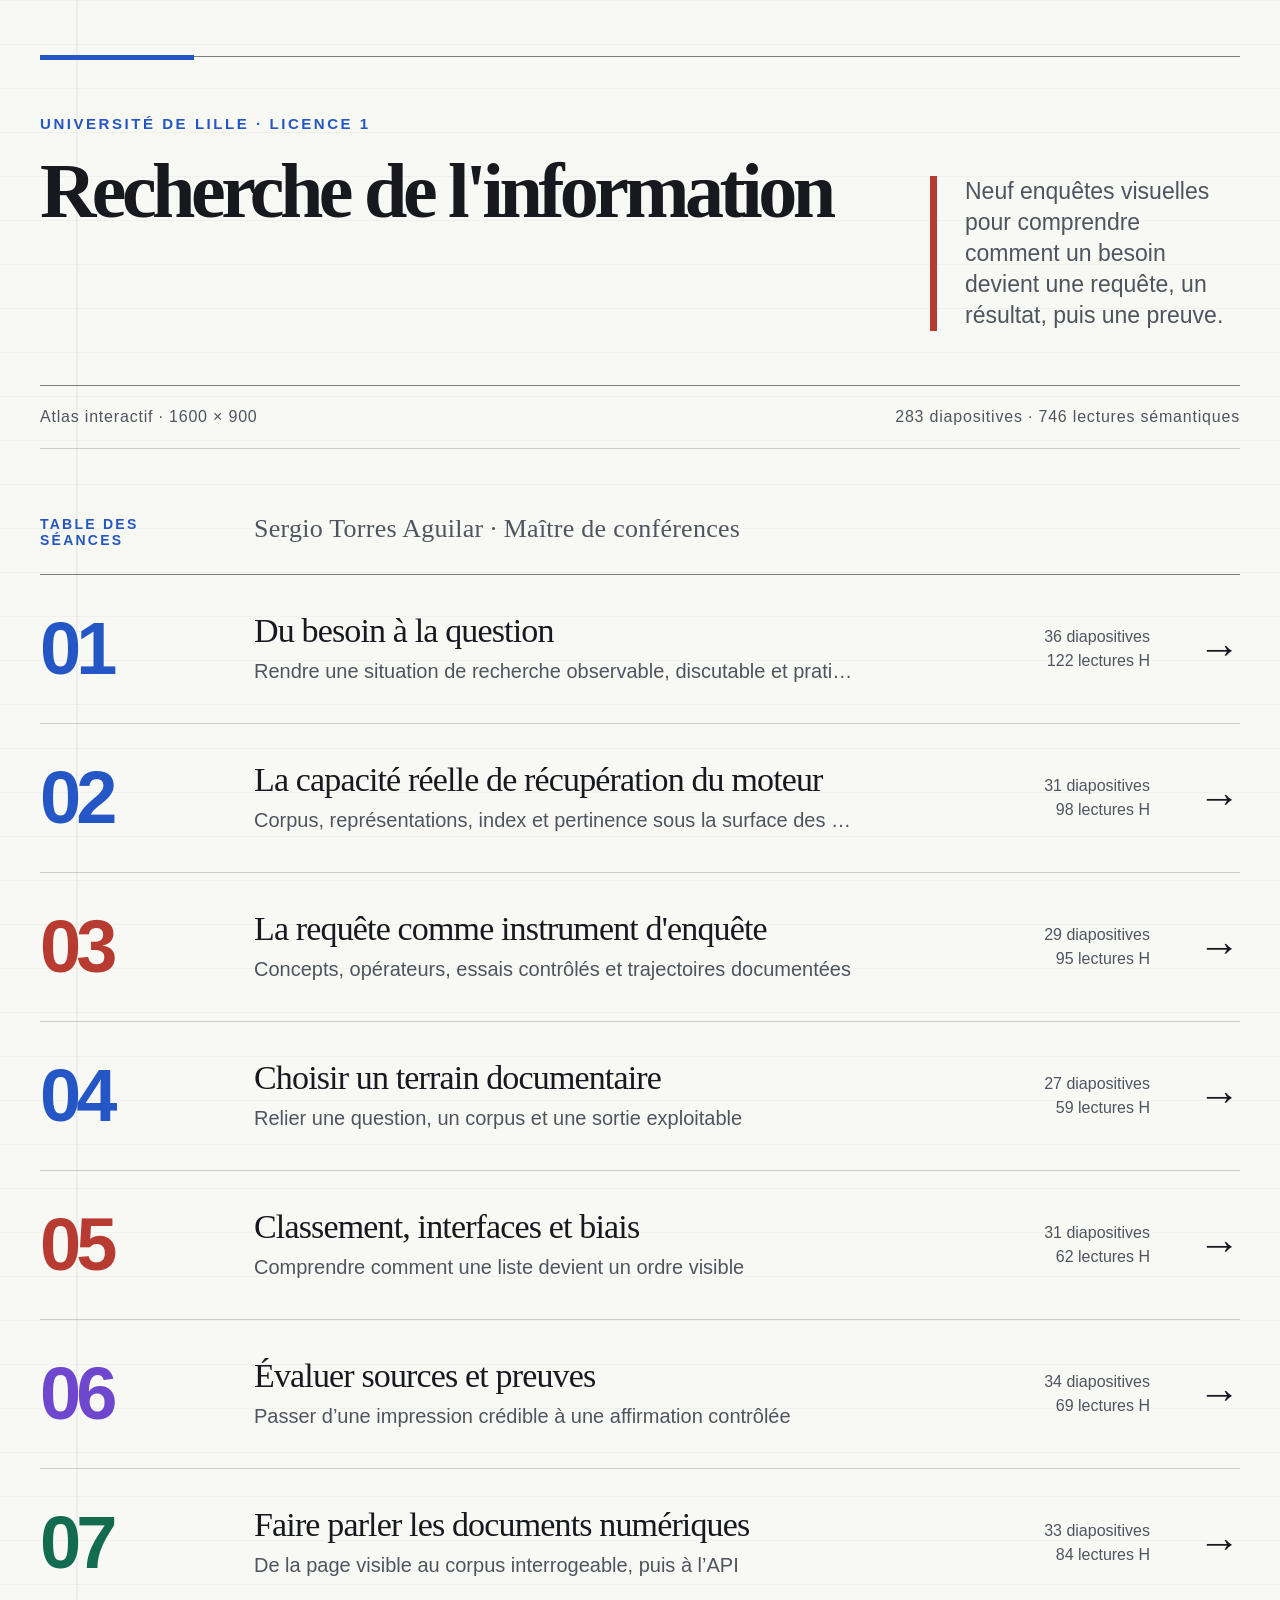
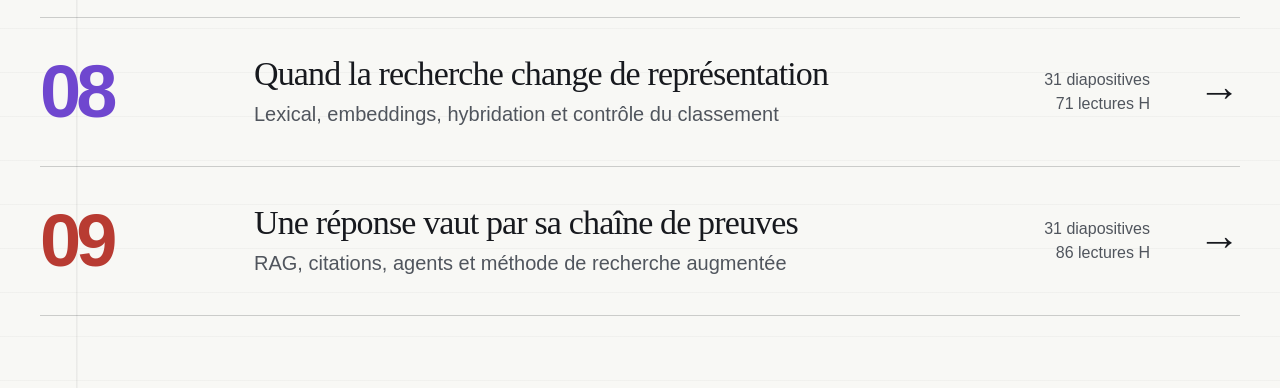
<file: index.html>
<!doctype html>
<html lang="fr">
<head>
  <meta charset="utf-8">
  <meta name="viewport" content="width=device-width, initial-scale=1">
  <title>Recherche de l'information · Atlas du cours</title>
  <link rel="stylesheet" href="index.css">
</head>
<body>
  <main class="course-atlas">
    <header class="course-masthead">
      <div><p class="course-eyebrow">Université de Lille · Licence 1</p><h1 class="course-title">Recherche de l'information</h1></div>
      <p class="course-subtitle">Neuf enquêtes visuelles pour comprendre comment un besoin devient une requête, un résultat, puis une preuve.</p>
    </header>
    <div class="course-meta"><span>Atlas interactif · 1600 × 900</span><span>283 diapositives · 746 lectures sémantiques</span></div>
    <section class="course-contents" aria-labelledby="contents-title">
      <h2 class="contents-heading" id="contents-title"><span>Table des séances</span><span class="course-author">Sergio Torres Aguilar · Maître de conférences</span></h2>
      <ol class="cm-list"><li class="cm-row" data-accent="cobalt">
  <a class="cm-link" href="cm01.html">
    <span class="cm-number">01</span>
    <span class="cm-copy"><span class="cm-title">Du besoin à la question</span><span class="cm-subtitle">Rendre une situation de recherche observable, discutable et praticable</span></span>
    <span class="cm-stats">36 diapositives<br>122 lectures H</span>
    <span class="cm-arrow" aria-hidden="true">→</span>
  </a>
</li><li class="cm-row" data-accent="cobalt">
  <a class="cm-link" href="cm02.html">
    <span class="cm-number">02</span>
    <span class="cm-copy"><span class="cm-title">La capacité réelle de récupération du moteur</span><span class="cm-subtitle">Corpus, représentations, index et pertinence sous la surface des résultats</span></span>
    <span class="cm-stats">31 diapositives<br>98 lectures H</span>
    <span class="cm-arrow" aria-hidden="true">→</span>
  </a>
</li><li class="cm-row" data-accent="coral">
  <a class="cm-link" href="cm03.html">
    <span class="cm-number">03</span>
    <span class="cm-copy"><span class="cm-title">La requête comme instrument d&#x27;enquête</span><span class="cm-subtitle">Concepts, opérateurs, essais contrôlés et trajectoires documentées</span></span>
    <span class="cm-stats">29 diapositives<br>95 lectures H</span>
    <span class="cm-arrow" aria-hidden="true">→</span>
  </a>
</li><li class="cm-row" data-accent="cobalt">
  <a class="cm-link" href="cm04.html">
    <span class="cm-number">04</span>
    <span class="cm-copy"><span class="cm-title">Choisir un terrain documentaire</span><span class="cm-subtitle">Relier une question, un corpus et une sortie exploitable</span></span>
    <span class="cm-stats">27 diapositives<br>59 lectures H</span>
    <span class="cm-arrow" aria-hidden="true">→</span>
  </a>
</li><li class="cm-row" data-accent="coral">
  <a class="cm-link" href="cm05.html">
    <span class="cm-number">05</span>
    <span class="cm-copy"><span class="cm-title">Classement, interfaces et biais</span><span class="cm-subtitle">Comprendre comment une liste devient un ordre visible</span></span>
    <span class="cm-stats">31 diapositives<br>62 lectures H</span>
    <span class="cm-arrow" aria-hidden="true">→</span>
  </a>
</li><li class="cm-row" data-accent="violet">
  <a class="cm-link" href="cm06.html">
    <span class="cm-number">06</span>
    <span class="cm-copy"><span class="cm-title">Évaluer sources et preuves</span><span class="cm-subtitle">Passer d’une impression crédible à une affirmation contrôlée</span></span>
    <span class="cm-stats">34 diapositives<br>69 lectures H</span>
    <span class="cm-arrow" aria-hidden="true">→</span>
  </a>
</li><li class="cm-row" data-accent="green">
  <a class="cm-link" href="cm07.html">
    <span class="cm-number">07</span>
    <span class="cm-copy"><span class="cm-title">Faire parler les documents numériques</span><span class="cm-subtitle">De la page visible au corpus interrogeable, puis à l’API</span></span>
    <span class="cm-stats">33 diapositives<br>84 lectures H</span>
    <span class="cm-arrow" aria-hidden="true">→</span>
  </a>
</li><li class="cm-row" data-accent="violet">
  <a class="cm-link" href="cm08.html">
    <span class="cm-number">08</span>
    <span class="cm-copy"><span class="cm-title">Quand la recherche change de représentation</span><span class="cm-subtitle">Lexical, embeddings, hybridation et contrôle du classement</span></span>
    <span class="cm-stats">31 diapositives<br>71 lectures H</span>
    <span class="cm-arrow" aria-hidden="true">→</span>
  </a>
</li><li class="cm-row" data-accent="coral">
  <a class="cm-link" href="cm09.html">
    <span class="cm-number">09</span>
    <span class="cm-copy"><span class="cm-title">Une réponse vaut par sa chaîne de preuves</span><span class="cm-subtitle">RAG, citations, agents et méthode de recherche augmentée</span></span>
    <span class="cm-stats">31 diapositives<br>86 lectures H</span>
    <span class="cm-arrow" aria-hidden="true">→</span>
  </a>
</li></ol>
    </section>
</main>
</body>
</html>
</file>
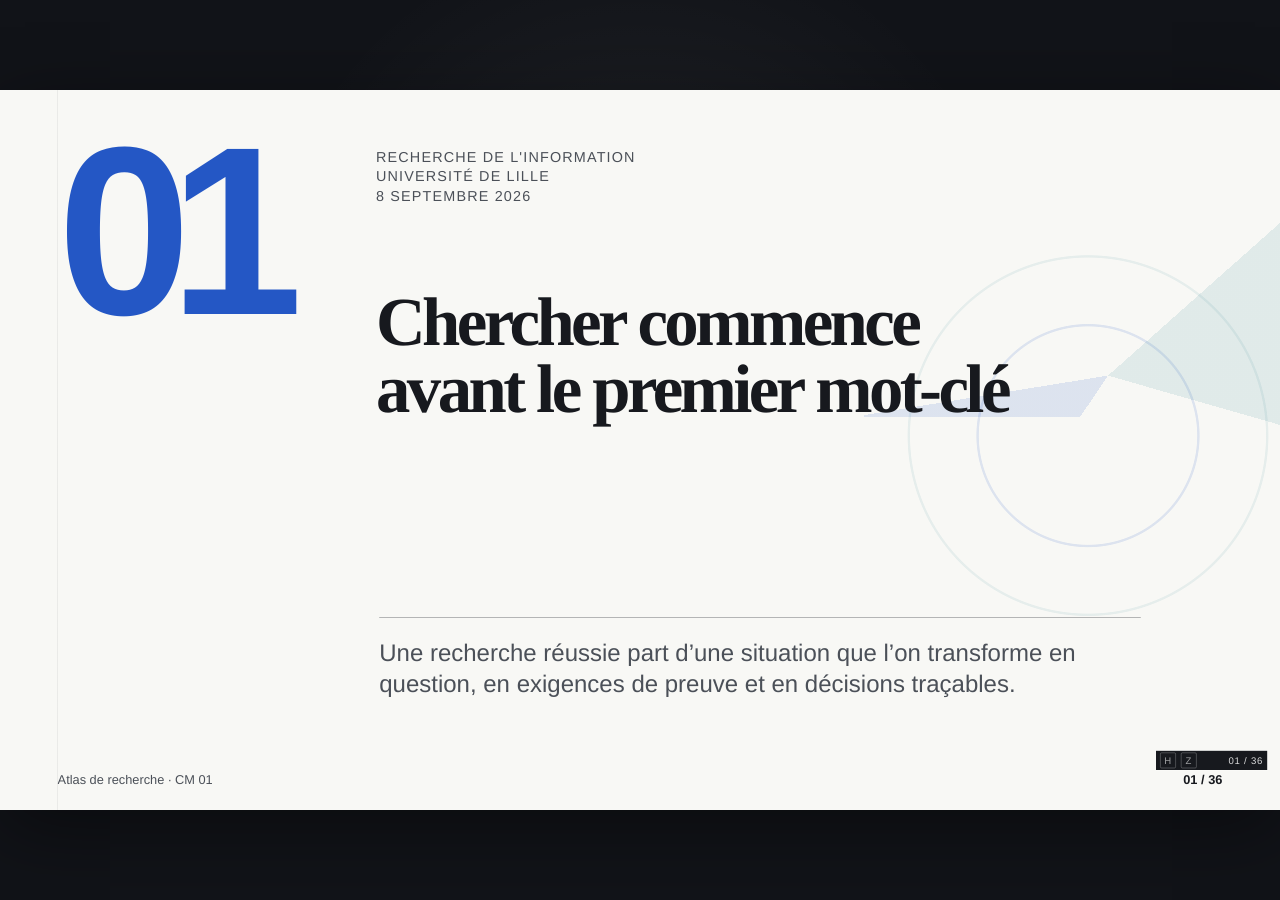
<file: cm01.html>
<!doctype html>
<html lang="fr">
<head>
  <meta charset="utf-8">
  <meta name="viewport" content="width=device-width, initial-scale=1, viewport-fit=cover">
  <meta name="color-scheme" content="light">
  <title>CM 01 · Du besoin à la question</title>
  <link rel="stylesheet" href="styles.css">
  <link rel="stylesheet" href="visual-system-v2.css">
  <link rel="stylesheet" href="media-system-v2.css">
  <link rel="stylesheet" href="zoom-system.css">
  <link rel="stylesheet" href="demos-cm12-v5.css">
</head>
<body>
  <div class="atlas-viewport" data-atlas-viewport>
    <div class="atlas-canvas" data-atlas-canvas>
      <section class="atlas-slide cover-slide" id="cm01-s001" data-slide data-accent="cobalt" hidden inert aria-hidden="true" style="display:none!important">
  <div class="cover-index">01</div>
  <div class="cover-meta">Recherche de l'information<br>Université de Lille<br>8 septembre 2026</div>
  <h1 class="cover-title">Chercher commence avant le premier mot-clé</h1>
  <p class="cover-subtitle">Une recherche réussie part d’une situation que l’on transforme en question, en exigences de preuve et en décisions traçables.</p>
  <footer class="slide-footer"><span class="footer-course">Atlas de recherche · CM 01</span><span></span><span class="footer-number">01 / 36</span></footer>
</section>
<section class="atlas-slide kind-statement composition-statement many-points" id="cm01-s002" data-slide data-kind="statement" data-accent="cobalt" data-readout="none" data-title-size="compact" data-density="normal" hidden inert aria-hidden="true" style="--copy-width:650px;display:none!important">
  <div class="slide-rule" aria-hidden="true"></div>
  <header class="slide-header">
    <div class="slide-kicker">POINT DE DÉPART</div>
    <h2 class="slide-title">Le champ de recherche ne connaît pas votre problème</h2>
    <div class="slide-coordinate">CM 01<br>02 · 36</div>
  </header>
  <main class="slide-body"><div class="statement-stage"><p class="slide-lead">Une consigne associe un délai, un public et une décision à prendre. Le système reçoit seulement une chaîne de caractères : le premier travail rend la situation traduisible tout en conservant ses contraintes.</p><div class="visual-zone statement-visual"><div class="atlas-scene"><div class="statement-node-rail" style="--rail-count:3"><div class="scene-node" data-node-id="human" data-tone="ink"><span class="node-index">01</span><span class="node-label">Votre situation</span></div><div class="scene-node" data-node-id="barrier" data-tone="signal"><span class="node-index">02</span><span class="node-label">traduire</span></div><div class="scene-node" data-node-id="system" data-tone="accent"><span class="node-index">03</span><span class="node-label">Le système</span></div></div></div></div><ol class="point-list point-columns-1" style="--point-count:3;--point-columns:1;--point-rows:3"><li><span class="point-index" aria-hidden="true">01</span><span class="point-copy">Un besoin appartient à une situation ; une requête appartient à une interface.</span></li><li><span class="point-index" aria-hidden="true">02</span><span class="point-copy">Entre les deux, il faut choisir un périmètre, un vocabulaire et un niveau de preuve.</span></li><li><span class="point-index" aria-hidden="true">03</span><span class="point-copy">La qualité des résultats dépend d’abord de ces choix invisibles.</span></li></ol></div></main>
  
  <script type="application/json" class="state-data">[]</script>
  <footer class="slide-footer">
    <span class="footer-course">Recherche de l'information · CM 01</span>
    <span class="footer-source">Ministère de la Transformation numérique de l’Ukraine — data.gov.ua · <a href="https://data.gov.ua/" target="_blank" rel="noreferrer">Lien</a></span>
    <span class="footer-number">02 / 36</span>
  </footer>
</section>
<section class="atlas-slide kind-map composition-band" id="cm01-s003" data-slide data-kind="map" data-accent="cobalt" data-readout="bottom" data-title-size="compact" data-density="normal" hidden inert aria-hidden="true" style="display:none!important">
  <div class="slide-rule" aria-hidden="true"></div>
  <header class="slide-header">
    <div class="slide-kicker">9 CM · UNE MÉTHODE</div>
    <h2 class="slide-title">Le semestre suit le trajet complet d’une information</h2>
    <div class="slide-coordinate">CM 01<br>03 · 36</div>
  </header>
  <main class="slide-body"><div class="atlas-layout"><div class="copy-zone copy-without-lead"><ol class="point-list point-columns-1" style="--point-count:3;--point-columns:1;--point-rows:3"><li><span class="point-index" aria-hidden="true">01</span><span class="point-copy">Mouvement 1 — besoin, index, requêtes et outils.</span></li><li><span class="point-index" aria-hidden="true">02</span><span class="point-copy">Mouvement 2 — classement, qualité et architectures documentaires.</span></li><li><span class="point-index" aria-hidden="true">03</span><span class="point-copy">Mouvement 3 — IA de recherche, RAG et agents.</span></li></ol></div><div class="visual-zone"><div class="visual-frame visual-timeline"><div class="atlas-scene geometry-locked" data-visual-type="timeline"><div class="scene-axis" aria-hidden="true"></div><svg class="scene-edges" viewBox="0 0 100 100" preserveAspectRatio="none" aria-hidden="true"><defs><marker id="arrow-cm01-s003" markerWidth="5" markerHeight="5" refX="4" refY="2.5" orient="auto" markerUnits="strokeWidth"><path d="M0,0 L5,2.5 L0,5 Z" fill="context-stroke"></path></marker></defs><line class="scene-edge" data-edge-from="c1" data-edge-to="c2" x1="12.73" y1="16.23" x2="37.58" y2="16.23" marker-end="url(#arrow-cm01-s003)"></line><line class="scene-edge" data-edge-from="c2" data-edge-to="c3" x1="37.58" y1="16.23" x2="62.42" y2="16.23" marker-end="url(#arrow-cm01-s003)"></line><line class="scene-edge" data-edge-from="c3" data-edge-to="c4" x1="62.42" y1="16.23" x2="87.27" y2="16.23" marker-end="url(#arrow-cm01-s003)"></line><line class="scene-edge" data-edge-from="c4" data-edge-to="c5" x1="87.27" y1="16.23" x2="12.73" y2="50.00" marker-end="url(#arrow-cm01-s003)"></line><line class="scene-edge" data-edge-from="c5" data-edge-to="c6" x1="12.73" y1="50.00" x2="37.58" y2="50.00" marker-end="url(#arrow-cm01-s003)"></line><line class="scene-edge" data-edge-from="c6" data-edge-to="c7" x1="37.58" y1="50.00" x2="62.42" y2="50.00" marker-end="url(#arrow-cm01-s003)"></line><line class="scene-edge" data-edge-from="c7" data-edge-to="c8" x1="62.42" y1="50.00" x2="87.27" y2="50.00" marker-end="url(#arrow-cm01-s003)"></line><line class="scene-edge" data-edge-from="c8" data-edge-to="c9" x1="87.27" y1="50.00" x2="50.00" y2="83.77" marker-end="url(#arrow-cm01-s003)"></line></svg><div class="scene-node" data-node-id="c1" data-tone="accent" style="--x:12.73;--y:16.23;--node-w:236.0px;--node-h:100.0px"><span class="node-index">01</span><span class="node-label">Besoin</span><span class="node-detail">poser le problème</span></div><div class="scene-node" data-node-id="c2" data-tone="ink" style="--x:37.58;--y:16.23;--node-w:236.0px;--node-h:100.0px"><span class="node-index">02</span><span class="node-label">Index</span><span class="node-detail">rendre retrouvable</span></div><div class="scene-node" data-node-id="c3" data-tone="ink" style="--x:62.42;--y:16.23;--node-w:236.0px;--node-h:100.0px"><span class="node-index">03</span><span class="node-label">Requête</span><span class="node-detail">interroger</span></div><div class="scene-node" data-node-id="c4" data-tone="ink" style="--x:87.27;--y:16.23;--node-w:236.0px;--node-h:100.0px"><span class="node-index">04</span><span class="node-label">Outils</span><span class="node-detail">orienter</span></div><div class="scene-node" data-node-id="c5" data-tone="ink" style="--x:12.73;--y:50.00;--node-w:236.0px;--node-h:100.0px"><span class="node-index">05</span><span class="node-label">Classement</span><span class="node-detail">ordonner</span></div><div class="scene-node" data-node-id="c6" data-tone="ink" style="--x:37.58;--y:50.00;--node-w:236.0px;--node-h:100.0px"><span class="node-index">06</span><span class="node-label">Qualité</span><span class="node-detail">évaluer</span></div><div class="scene-node" data-node-id="c7" data-tone="ink" style="--x:62.42;--y:50.00;--node-w:236.0px;--node-h:100.0px"><span class="node-index">07</span><span class="node-label">Corpus/API</span><span class="node-detail">structurer</span></div><div class="scene-node" data-node-id="c8" data-tone="ink" style="--x:87.27;--y:50.00;--node-w:236.0px;--node-h:100.0px"><span class="node-index">08</span><span class="node-label">IA</span><span class="node-detail">augmenter</span></div><div class="scene-node" data-node-id="c9" data-tone="signal" style="--x:50.00;--y:83.77;--node-w:236.0px;--node-h:100.0px"><span class="node-index">09</span><span class="node-label">Agents</span><span class="node-detail">orchestrer</span></div></div></div></div></div></main>
  <aside class="state-readout is-baseline" aria-live="polite" data-baseline-label="Vue d’ensemble" data-baseline-headline="La scène complète" data-baseline-body="Les neuf séances forment trois mouvements : formuler le problème, comprendre les systèmes qui sélectionnent les résultats, puis contrôler les recherches augmentées par les…"><div class="state-counter" data-state-counter>00 / 03</div><div class="state-label" data-state-label>Vue d’ensemble</div><h3 class="state-headline" data-state-headline>La scène complète</h3><p class="state-body" data-state-body>Les neuf séances forment trois mouvements : formuler le problème, comprendre les systèmes qui sélectionnent les résultats, puis contrôler les recherches augmentées par les…</p></aside>
  <script type="application/json" class="state-data">[{"label":"Formuler","headline":"Du problème à une interrogation maîtrisée","body":"Les CM 1 à 4 construisent le besoin, montrent ce qu’est un index, organisent les requêtes et distinguent les outils.","show":["c1","c2","c3","c4"],"dim":["c5","c6","c7","c8","c9"],"mode":"accumulate"},{"label":"Évaluer","headline":"Du résultat à une preuve défendable","body":"Les CM 5 à 7 ouvrent la boîte noire du classement, de la qualité, des documents, des corpus et des API.","show":["c5","c6","c7"],"dim":["c1","c2","c3","c4","c8","c9"],"mode":"accumulate"},{"label":"Augmenter","headline":"De l’outil isolé au système de recherche","body":"Les CM 8 et 9 étudient ce que les modèles, le RAG et les agents changent — et ce qu’ils ne dispensent jamais de vérifier.","show":["c8","c9"],"dim":["c1","c2","c3","c4","c5","c6","c7"],"mode":"accumulate"}]</script>
  <footer class="slide-footer">
    <span class="footer-course">Recherche de l'information · CM 01</span>
    <span class="footer-source"></span>
    <span class="footer-number">03 / 36</span>
  </footer>
</section>
<section class="atlas-slide kind-explain composition-band" id="cm01-s004" data-slide data-kind="explain" data-accent="cobalt" data-readout="bottom" data-title-size="compact" data-density="normal" hidden inert aria-hidden="true" style="display:none!important">
  <div class="slide-rule" aria-hidden="true"></div>
  <header class="slide-header">
    <div class="slide-kicker">24 NOVEMBRE · 2 H</div>
    <h2 class="slide-title">L’examen évalue des décisions documentaires argumentées</h2>
    <div class="slide-coordinate">CM 01<br>04 · 36</div>
  </header>
  <main class="slide-body"><div class="atlas-layout"><div class="copy-zone copy-without-lead"><ol class="point-list point-columns-1" style="--point-count:3;--point-columns:1;--point-rows:3"><li><span class="point-index" aria-hidden="true">01</span><span class="point-copy">Identifier les mécanismes fondamentaux d’une recherche.</span></li><li><span class="point-index" aria-hidden="true">02</span><span class="point-copy">Construire et justifier une stratégie documentaire.</span></li><li><span class="point-index" aria-hidden="true">03</span><span class="point-copy">Contrôler une réponse assistée par IA à partir de ses sources.</span></li></ol></div><div class="visual-zone"><div class="visual-frame visual-stack"><div class="atlas-scene" data-visual-type="stack"><svg class="scene-edges" viewBox="0 0 100 100" preserveAspectRatio="none" aria-hidden="true"><defs><marker id="arrow-cm01-s004" markerWidth="5" markerHeight="5" refX="4" refY="2.5" orient="auto" markerUnits="strokeWidth"><path d="M0,0 L5,2.5 L0,5 Z" fill="context-stroke"></path></marker></defs><line class="scene-edge" data-edge-from="parta" data-edge-to="partb" x1="25.38" y1="19.11" x2="74.62" y2="19.11" marker-end="url(#arrow-cm01-s004)"></line><line class="scene-edge" data-edge-from="partb" data-edge-to="partc" x1="74.62" y1="19.11" x2="50.00" y2="80.89" marker-end="url(#arrow-cm01-s004)"></line></svg><div class="scene-node" data-node-id="parta" data-tone="ink" style="--x:25.38;--y:19.11;--node-w:419.0px;--node-h:100.0px"><span class="node-index">01</span><span class="node-label">A · Expliquer</span><span class="node-detail">notions et mécanismes</span></div><div class="scene-node" data-node-id="partb" data-tone="accent" style="--x:74.62;--y:19.11;--node-w:419.0px;--node-h:100.0px"><span class="node-index">02</span><span class="node-label">B · Concevoir</span><span class="node-detail">stratégie de recherche</span></div><div class="scene-node" data-node-id="partc" data-tone="signal" style="--x:50.00;--y:80.89;--node-w:419.0px;--node-h:100.0px"><span class="node-index">03</span><span class="node-label">C · Contrôler</span><span class="node-detail">réponse, preuves, citations</span></div></div></div></div></div></main>
  <aside class="state-readout is-baseline" aria-live="polite" data-baseline-label="Vue d’ensemble" data-baseline-headline="La scène complète" data-baseline-body="Une bonne copie explique pourquoi une méthode convient à un problème donné. Elle rend explicites ses choix, ses preuves et les limites de ce qu’elle affirme."><div class="state-counter" data-state-counter>00 / 03</div><div class="state-label" data-state-label>Vue d’ensemble</div><h3 class="state-headline" data-state-headline>La scène complète</h3><p class="state-body" data-state-body>Une bonne copie explique pourquoi une méthode convient à un problème donné. Elle rend explicites ses choix, ses preuves et les limites de ce qu’elle affirme.</p></aside>
  <script type="application/json" class="state-data">[{"label":"Comprendre","headline":"Partie A — rendre un mécanisme intelligible","body":"Mobiliser le vocabulaire du domaine pour expliquer le fonctionnement d’un système et situer ses médiations.","show":["parta"],"dim":["partb","partc"],"mode":"replace"},{"label":"Construire","headline":"Partie B — produire une stratégie cohérente","body":"Choisir des outils, des requêtes, des filtres et un critère d’arrêt adaptés au cas traité.","show":["partb"],"dim":["parta","partc"],"mode":"replace"},{"label":"Vérifier","headline":"Partie C — remonter de la réponse aux preuves","body":"Contrôler la provenance, la correspondance des citations et les limites d’une synthèse produite avec une IA.","show":["partc"],"dim":["parta","partb"],"mode":"replace"}]</script>
  <footer class="slide-footer">
    <span class="footer-course">Recherche de l'information · CM 01</span>
    <span class="footer-source"></span>
    <span class="footer-number">04 / 36</span>
  </footer>
</section>
<section class="atlas-slide kind-sequence composition-band" id="cm01-s005" data-slide data-kind="sequence" data-accent="cobalt" data-readout="bottom" data-title-size="normal" data-density="normal" hidden inert aria-hidden="true" style="display:none!important">
  <div class="slide-rule" aria-hidden="true"></div>
  <header class="slide-header">
    <div class="slide-kicker">PROMESSE DE LA SÉANCE</div>
    <h2 class="slide-title">Aujourd’hui : rendre le problème cherchable</h2>
    <div class="slide-coordinate">CM 01<br>05 · 36</div>
  </header>
  <main class="slide-body"><div class="atlas-layout"><div class="copy-zone copy-without-lead"><ol class="point-list point-columns-1" style="--point-count:3;--point-columns:1;--point-rows:3"><li><span class="point-index" aria-hidden="true">01</span><span class="point-copy">Distinguer la situation, le besoin, la question et la requête.</span></li><li><span class="point-index" aria-hidden="true">02</span><span class="point-copy">Définir le périmètre et le régime de preuve attendu.</span></li><li><span class="point-index" aria-hidden="true">03</span><span class="point-copy">Conserver la trace des reformulations et de leur raison.</span></li></ol></div><div class="visual-zone"><div class="visual-frame visual-stream"><div class="atlas-scene" data-visual-type="stream"><div class="scene-axis" aria-hidden="true"></div><svg class="scene-edges" viewBox="0 0 100 100" preserveAspectRatio="none" aria-hidden="true"><defs><marker id="arrow-cm01-s005" markerWidth="5" markerHeight="5" refX="4" refY="2.5" orient="auto" markerUnits="strokeWidth"><path d="M0,0 L5,2.5 L0,5 Z" fill="context-stroke"></path></marker></defs><line class="scene-edge" data-edge-from="diagnose" data-edge-to="negotiate" x1="17.04" y1="50.00" x2="50.00" y2="50.00" marker-end="url(#arrow-cm01-s005)"></line><line class="scene-edge" data-edge-from="negotiate" data-edge-to="trace" x1="50.00" y1="50.00" x2="82.96" y2="50.00" marker-end="url(#arrow-cm01-s005)"></line></svg><div class="scene-node" data-node-id="diagnose" data-tone="ink" style="--x:17.04;--y:50.00;--node-w:312.0px;--node-h:100.0px"><span class="node-index">01</span><span class="node-label">Diagnostiquer</span><span class="node-detail">ce qui manque et pourquoi</span></div><div class="scene-node" data-node-id="negotiate" data-tone="accent" style="--x:50.00;--y:50.00;--node-w:312.0px;--node-h:100.0px"><span class="node-index">02</span><span class="node-label">Négocier</span><span class="node-detail">ce qui devient praticable</span></div><div class="scene-node" data-node-id="trace" data-tone="signal" style="--x:82.96;--y:50.00;--node-w:312.0px;--node-h:100.0px"><span class="node-index">03</span><span class="node-label">Tracer</span><span class="node-detail">ce qui a changé</span></div></div></div></div></div></main>
  <aside class="state-readout is-baseline" aria-live="polite" data-baseline-label="Processus" data-baseline-headline="Le mécanisme complet" data-baseline-body="Diagnostiquer une demande, négocier une question et documenter les changements imposés par les premiers résultats."><div class="state-counter" data-state-counter>00 / 03</div><div class="state-label" data-state-label>Processus</div><h3 class="state-headline" data-state-headline>Le mécanisme complet</h3><p class="state-body" data-state-body>Diagnostiquer une demande, négocier une question et documenter les changements imposés par les premiers résultats.</p></aside>
  <script type="application/json" class="state-data">[{"label":"Diagnostic","headline":"Nommer la tâche avant de chercher","body":"On part de l’action attendue : retrouver, comprendre, comparer, décider, vérifier ou surveiller.","show":["diagnose"],"dim":["negotiate","trace"],"mode":"accumulate"},{"label":"Négociation","headline":"Transformer une intention en question réalisable","body":"On fixe le public, la période, l’espace, les documents utiles, les exclusions et le temps disponible.","show":["diagnose","negotiate"],"dim":["trace"],"mode":"accumulate"},{"label":"Traçabilité","headline":"Rendre les décisions révisables","body":"On note les requêtes, les outils, les filtres, les résultats retenus et les raisons des changements.","show":["diagnose","negotiate","trace"],"dim":[],"mode":"accumulate"}]</script>
  <footer class="slide-footer">
    <span class="footer-course">Recherche de l'information · CM 01</span>
    <span class="footer-source"></span>
    <span class="footer-number">05 / 36</span>
  </footer>
</section>
<section class="atlas-slide kind-case composition-evidence" id="cm01-s006" data-slide data-kind="case" data-accent="cobalt" data-readout="side" data-title-size="compact" data-density="tight" hidden inert aria-hidden="true" style="display:none!important">
  <div class="slide-rule" aria-hidden="true"></div>
  <header class="slide-header">
    <div class="slide-kicker">CAS · DATA.GOUV.FR</div>
    <h2 class="slide-title">Un même portail peut répondre à trois besoins incompatibles</h2>
    <div class="slide-coordinate">CM 01<br>06 · 36</div>
  </header>
  <main class="slide-body"><div class="atlas-layout"><div class="copy-zone copy-without-lead"><ol class="point-list point-columns-1" style="--point-count:3;--point-columns:1;--point-rows:3"><li><span class="point-index" aria-hidden="true">01</span><span class="point-copy">Retrouver exige une identité exacte et une version.</span></li><li><span class="point-index" aria-hidden="true">02</span><span class="point-copy">Comprendre exige métadonnées, variables et documentation.</span></li><li><span class="point-index" aria-hidden="true">03</span><span class="point-copy">Décider exige couverture, fraîcheur, licence et format.</span></li></ol></div><div class="visual-zone"><div class="visual-frame visual-document"><div class="atlas-scene media-composite" data-visual-type="document" style="--media-track-h:188px"><figure class="document-media is-zoom-target has-source-strip" data-zoomable="true" data-source-title="data.gov.uk — rechercher par mots ou entrer par domaine" data-source-caption="Une même page propose deux parcours : formuler une requête ou explorer des catégories ; chacun répond à un degré différent de connaissance du sujet." data-source-credit="UK Government — data.gov.uk" data-source-license="Open Government Licence v3.0, sauf éléments expressément exclus de la licence." data-source-url="https://data.gov.uk/" data-fit="contain" style="--media-position:center"><div class="document-image-area"><div class="media-artboard" style="width:560.58px;height:273.37px"><img src="assets/media_v2/cm01_datagovuk_homepage.png" alt="Capture sans personne de la page Find open data de data.gov.uk avec barre de recherche et catégories thématiques en trois colonnes." loading="eager" decoding="async"><span class="media-hotspot" data-zoom-id="scope" aria-label="Cadre" data-zoom-label="Cadre" data-zoom-headline="La page annonce ce que le corpus permet de faire" data-zoom-body="La promesse vise des données publiques destinées à construire des produits et des services : l’usage attendu oriente déjà la sélection." data-zoom-mode="replace" data-zoom-tone="teal" style="--hotspot-x:25.000;--hotspot-y:18.000;--hotspot-w:47.000;--hotspot-h:24.000"></span><span class="media-hotspot" data-zoom-id="query" aria-label="Requête" data-zoom-label="Requête" data-zoom-headline="La recherche directe exige un objet déjà nommé" data-zoom-body="Le champ convient lorsque le vocabulaire est stabilisé et que l’on sait quelle donnée demander." data-zoom-mode="replace" data-zoom-tone="accent" style="--hotspot-x:25.000;--hotspot-y:43.000;--hotspot-w:36.000;--hotspot-h:9.000"></span><span class="media-hotspot" data-zoom-id="browse" aria-label="Exploration" data-zoom-label="Exploration" data-zoom-headline="Les catégories rendent le corpus parcourable" data-zoom-body="Économie, gouvernement, société ou transport offrent des points d’entrée quand la demande doit encore découvrir ses propres termes." data-zoom-mode="replace" data-zoom-tone="violet" style="--hotspot-x:25.000;--hotspot-y:52.000;--hotspot-w:53.000;--hotspot-h:46.000"></span></div></div><figcaption class="document-source-strip" title="UK Government — data.gov.uk · Open Government Licence v3.0, sauf éléments expressément exclus de la licence."><span>UK Government — data.gov.uk · Open Government Licence v3.0, sauf éléments expressément exclus de la licence.</span><a href="https://data.gov.uk/" target="_blank" rel="noreferrer">Lien</a></figcaption></figure><div class="media-node-track" style="--media-node-count:4;--media-node-columns:2;--media-node-rows:2;--media-track-h:188px"><div class="scene-node" data-node-id="ui" data-tone="muted"><span class="node-index">01</span><span class="node-label">résultats data.gouv.fr</span></div><div class="scene-node" data-node-id="find" data-tone="ink"><span class="node-index">02</span><span class="node-label">retrouver</span></div><div class="scene-node" data-node-id="understand" data-tone="accent"><span class="node-index">03</span><span class="node-label">comprendre</span></div><div class="scene-node" data-node-id="decide" data-tone="signal"><span class="node-index">04</span><span class="node-label">décider</span></div></div></div></div></div></div></main>
  <aside class="state-readout is-baseline" aria-live="polite" data-baseline-label="Cas observable" data-baseline-headline="data.gouv.fr" data-baseline-body="Entrée : bornes de recharge. Sortie : jeux de données, métadonnées, producteurs et formats. La réussite se définit par la tâche et ses critères, au-delà de l’interface."><div class="state-counter" data-state-counter>00 / 03</div><div class="state-label" data-state-label>Cas observable</div><h3 class="state-headline" data-state-headline>data.gouv.fr</h3><p class="state-body" data-state-body>Entrée : bornes de recharge. Sortie : jeux de données, métadonnées, producteurs et formats. La réussite se définit par la tâche et ses critères, au-delà de l’interface.</p></aside>
  <script type="application/json" class="state-data">[{"label":"Retrouver","headline":"Succès : identifier le bon objet sans ambiguïté","body":"Le titre, le producteur, l’identifiant, la date de mise à jour et la version permettent de distinguer le jeu attendu de ses copies.","show":["ui","find"],"dim":["understand","decide"],"mode":"replace"},{"label":"Comprendre","headline":"Succès : pouvoir expliquer ce que représentent les données","body":"Il faut lire le schéma, les unités, la granularité, les valeurs manquantes et la méthode de collecte — pas seulement télécharger un fichier.","show":["ui","understand"],"dim":["find","decide"],"mode":"replace"},{"label":"Décider","headline":"Succès : justifier l’usage ou le rejet du jeu","body":"Un format ouvert ne compense ni une couverture inadéquate ni des données anciennes ; la licence et la fréquence de mise à jour deviennent décisives.","show":["ui","decide"],"dim":["find","understand"],"mode":"replace"}]</script>
  <footer class="slide-footer">
    <span class="footer-course">Recherche de l'information · CM 01</span>
    <span class="footer-source">UK Government — data.gov.uk · <a href="https://data.gov.uk/" target="_blank" rel="noreferrer">Lien</a></span>
    <span class="footer-number">06 / 36</span>
  </footer>
</section>
<section class="atlas-slide kind-explain composition-duel many-points" id="cm01-s007" data-slide data-kind="explain" data-accent="cobalt" data-readout="side" data-title-size="compact" data-density="tight" hidden inert aria-hidden="true" style="--copy-width:400px;display:none!important">
  <div class="slide-rule" aria-hidden="true"></div>
  <header class="slide-header">
    <div class="slide-kicker">CONCEPT CENTRAL</div>
    <h2 class="slide-title">Le besoin informationnel est un écart à réduire</h2>
    <div class="slide-coordinate">CM 01<br>07 · 36</div>
  </header>
  <main class="slide-body"><div class="atlas-layout"><div class="copy-zone copy-without-lead"><ol class="point-list point-columns-1" style="--point-count:3;--point-columns:1;--point-rows:3"><li><span class="point-index" aria-hidden="true">01</span><span class="point-copy">État actuel : informations disponibles, incertitudes et représentations.</span></li><li><span class="point-index" aria-hidden="true">02</span><span class="point-copy">État visé : comprendre, agir, produire ou décider à un niveau attendu.</span></li><li><span class="point-index" aria-hidden="true">03</span><span class="point-copy">Besoin : informations nécessaires pour rendre le passage possible.</span></li></ol></div><div class="visual-zone"><div class="visual-frame visual-split"><div class="atlas-scene" data-visual-type="split"><svg class="scene-edges" viewBox="0 0 100 100" preserveAspectRatio="none" aria-hidden="true"><defs><marker id="arrow-cm01-s007" markerWidth="5" markerHeight="5" refX="4" refY="2.5" orient="auto" markerUnits="strokeWidth"><path d="M0,0 L5,2.5 L0,5 Z" fill="context-stroke"></path></marker></defs><line class="scene-edge" data-edge-from="known" data-edge-to="gap" x1="25.34" y1="12.71" x2="74.66" y2="12.71" marker-end="url(#arrow-cm01-s007)"></line><line class="scene-edge" data-edge-from="gap" data-edge-to="goal" x1="74.66" y1="12.71" x2="50.00" y2="87.29" marker-end="url(#arrow-cm01-s007)"></line></svg><div class="scene-node" data-node-id="known" data-tone="ink" style="--x:25.34;--y:12.71;--node-w:193.0px;--node-h:100.0px"><span class="node-index">01</span><span class="node-label">État actuel</span><span class="node-detail">ce que je sais et peux prouver</span></div><div class="scene-node" data-node-id="gap" data-tone="signal" style="--x:74.66;--y:12.71;--node-w:193.0px;--node-h:100.0px"><span class="node-index">02</span><span class="node-label">Écart</span><span class="node-detail">ce qui bloque l’action</span></div><div class="scene-node" data-node-id="goal" data-tone="accent" style="--x:50.00;--y:87.29;--node-w:193.0px;--node-h:100.0px"><span class="node-index">03</span><span class="node-label">État visé</span><span class="node-detail">ce que la tâche exige</span></div></div></div></div></div></main>
  <aside class="state-readout is-baseline" aria-live="polite" data-baseline-label="Vue d’ensemble" data-baseline-headline="La scène complète" data-baseline-body="Il apparaît lorsqu’une personne ne peut plus poursuivre une action avec ce qu’elle sait, possède ou peut vérifier. Cet écart existe avant toute formulation et peut rester partiellement invisible."><div class="state-counter" data-state-counter>00 / 03</div><div class="state-label" data-state-label>Vue d’ensemble</div><h3 class="state-headline" data-state-headline>La scène complète</h3><p class="state-body" data-state-body>Il apparaît lorsqu’une personne ne peut plus poursuivre une action avec ce qu’elle sait, possède ou peut vérifier. Cet écart existe avant toute formulation et peut rester partiellement invisible.</p></aside>
  <script type="application/json" class="state-data">[{"label":"Constater","headline":"Une action devient impossible ou incertaine","body":"Le besoin naît d’un blocage : information absente, contradictoire, trop générale, périmée ou impossible à attribuer.","show":["known","gap"],"dim":["goal"],"mode":"accumulate"},{"label":"Projeter","headline":"La tâche fixe un état de connaissance suffisant","body":"On n’a pas besoin de « tout savoir » : on doit atteindre le niveau requis pour l’exposé, la décision, la vérification ou le dossier demandé.","show":["known","gap","goal"],"dim":[],"mode":"accumulate"},{"label":"Traduire","headline":"La recherche construit un passage contrôlable","body":"Questions, sources, requêtes et critères d’arrêt sont les pièces d’un même dispositif destiné à réduire l’écart.","show":["gap","goal"],"dim":["known"],"mode":"transform"}]</script>
  <footer class="slide-footer">
    <span class="footer-course">Recherche de l'information · CM 01</span>
    <span class="footer-source"></span>
    <span class="footer-number">07 / 36</span>
  </footer>
</section>
<section class="atlas-slide kind-sequence composition-band many-points" id="cm01-s008" data-slide data-kind="sequence" data-accent="cobalt" data-readout="side" data-title-size="compact" data-density="tight" hidden inert aria-hidden="true" style="--copy-width:400px;display:none!important">
  <div class="slide-rule" aria-hidden="true"></div>
  <header class="slide-header">
    <div class="slide-kicker">QUATRE NIVEAUX</div>
    <h2 class="slide-title">Une donnée ne devient information qu’en entrant en relation</h2>
    <div class="slide-coordinate">CM 01<br>08 · 36</div>
  </header>
  <main class="slide-body"><div class="atlas-layout"><div class="copy-zone copy-without-lead"><ol class="point-list point-columns-1" style="--point-count:3;--point-columns:1;--point-rows:3"><li><span class="point-index" aria-hidden="true">01</span><span class="point-copy">Une valeur isolée ne dit ni ce qu’elle mesure ni comment elle a été produite.</span></li><li><span class="point-index" aria-hidden="true">02</span><span class="point-copy">Un document stabilise une organisation et une provenance.</span></li><li><span class="point-index" aria-hidden="true">03</span><span class="point-copy">La connaissance suppose une interprétation mobilisable dans une situation.</span></li></ol></div><div class="visual-zone"><div class="visual-frame visual-stream"><div class="atlas-scene" data-visual-type="stream"><div class="scene-axis" aria-hidden="true"></div><svg class="scene-edges" viewBox="0 0 100 100" preserveAspectRatio="none" aria-hidden="true"><defs><marker id="arrow-cm01-s008" markerWidth="5" markerHeight="5" refX="4" refY="2.5" orient="auto" markerUnits="strokeWidth"><path d="M0,0 L5,2.5 L0,5 Z" fill="context-stroke"></path></marker></defs><line class="scene-edge" data-edge-from="datum" data-edge-to="info" x1="25.41" y1="14.14" x2="74.59" y2="14.14" marker-end="url(#arrow-cm01-s008)"></line><line class="scene-edge" data-edge-from="info" data-edge-to="doc" x1="74.59" y1="14.14" x2="25.41" y2="85.86" marker-end="url(#arrow-cm01-s008)"></line><line class="scene-edge" data-edge-from="doc" data-edge-to="knowledge" x1="25.41" y1="85.86" x2="74.59" y2="85.86" marker-end="url(#arrow-cm01-s008)"></line></svg><div class="scene-node" data-node-id="datum" data-tone="muted" style="--x:25.41;--y:14.14;--node-w:243.0px;--node-h:105.0px"><span class="node-index">01</span><span class="node-label">18,4</span><span class="node-detail">valeur inscrite</span></div><div class="scene-node" data-node-id="info" data-tone="ink" style="--x:74.59;--y:14.14;--node-w:243.0px;--node-h:105.0px"><span class="node-index">02</span><span class="node-label">18,4 °C</span><span class="node-detail">mesure contextualisée</span></div><div class="scene-node" data-node-id="doc" data-tone="accent" style="--x:25.41;--y:85.86;--node-w:243.0px;--node-h:105.0px"><span class="node-index">03</span><span class="node-label">bulletin horodaté</span><span class="node-detail">contenu fixé et attribué</span></div><div class="scene-node" data-node-id="knowledge" data-tone="signal" style="--x:74.59;--y:85.86;--node-w:243.0px;--node-h:105.0px"><span class="node-index">04</span><span class="node-label">décision argumentée</span><span class="node-detail">information interprétée pour agir</span></div></div></div></div></div></main>
  <aside class="state-readout is-baseline" aria-live="polite" data-baseline-label="Processus" data-baseline-headline="Le mécanisme complet" data-baseline-body="Les mots donnée, information, document et connaissance ne désignent pas quatre formats concurrents. Ils décrivent des opérations différentes : inscrire, interpréter, fixer et approprier."><div class="state-counter" data-state-counter>00 / 04</div><div class="state-label" data-state-label>Processus</div><h3 class="state-headline" data-state-headline>Le mécanisme complet</h3><p class="state-body" data-state-body>Les mots donnée, information, document et connaissance ne désignent pas quatre formats concurrents. Ils décrivent des opérations différentes : inscrire, interpréter, fixer et approprier.</p></aside>
  <script type="application/json" class="state-data">[{"label":"Inscrire","headline":"Donnée — une valeur mobilisable","body":"« 18,4 » peut être stocké, trié ou calculé, mais son sens reste indéterminé sans variable, unité, lieu, date et méthode.","show":["datum"],"dim":["info","doc","knowledge"],"mode":"accumulate"},{"label":"Interpréter","headline":"Information — une donnée située","body":"La valeur réduit une incertitude lorsque l’on sait qu’il s’agit d’une température relevée à Lille à une heure précise.","show":["datum","info"],"dim":["doc","knowledge"],"mode":"accumulate"},{"label":"Fixer","headline":"Document — une organisation transmissible","body":"Un bulletin associe mesures, légende, auteur, date et méthode dans un objet que l’on peut citer et contrôler.","show":["datum","info","doc"],"dim":["knowledge"],"mode":"accumulate"},{"label":"S’approprier","headline":"Connaissance — une relation comprise et réutilisable","body":"La comparaison du bulletin avec une série construit l’interprétation nécessaire pour justifier une décision.","show":["datum","info","doc","knowledge"],"dim":[],"mode":"accumulate"}]</script>
  <footer class="slide-footer">
    <span class="footer-course">Recherche de l'information · CM 01</span>
    <span class="footer-source"></span>
    <span class="footer-number">08 / 36</span>
  </footer>
</section>
<section class="atlas-slide v4-demo" id="cm01-demo-arbre" data-slide data-v4-demo="tree" data-accent="cobalt" data-title-size="compact" hidden inert aria-hidden="true" style="display:none!important">
  <div class="slide-rule" aria-hidden="true"></div>
  <header class="slide-header"><div class="slide-kicker">UNE QUESTION, PLUSIEURS BESOINS</div><h2 class="slide-title">Une question ouvre plusieurs chemins</h2><div class="slide-coordinate">CM 01<br>09 · 36</div></header>
  <main class="v4-stage" aria-label="Démonstration animée"><div class="v4-surface"></div><div class="v4-caption" aria-live="polite"><div class="v4-step-label"></div><div class="v4-caption-copy"><h3></h3><p></p></div></div></main>
  <script type="application/json" class="state-data">[{"label":"01 · Interpréter","headline":"Les mêmes mots ouvrent quatre enquêtes","body":"Décider d’une sortie, comparer des années, étudier un bâtiment ou vérifier la mesure demandent des documents différents.","show":[],"dim":[],"mode":"accumulate"},{"label":"02 · Déplier","headline":"Chaque famille possède son vocabulaire et son calendrier","body":"L’indice du jour, la moyenne annuelle et la durée d’une campagne ne décrivent pas le même objet.","show":[],"dim":[],"mode":"accumulate"},{"label":"03 · Comparer","headline":"Question précise : le NO₂ baisse-t-il entre 2015 et 2025 ?","body":"Pour Lille, chercher des moyennes annuelles et contrôler la continuité des stations avant de conclure.","show":[],"dim":[],"mode":"transform"},{"label":"04 · Vérifier la mesure","headline":"Une autre piste : a-t-on changé ce que l’on mesure ?","body":"Une station déplacée ou une couverture différente peut modifier la comparaison. L’histoire des données fait partie de l’enquête.","show":[],"dim":[],"mode":"transform"}]</script>
  <script type="application/json" class="v4-data">{"type":"tree","baseline":{"label":"Une question","headline":"L’air est-il meilleur à Lille ?","body":"« Meilleur » suppose un point de comparaison. Le lieu, la période et l’usage restent à définir."},"sources":[["Atmo Hauts-de-France","https://www.atmo-hdf.fr/actualite/les-bilans-annuels-de-la-qualite-de-lair-2024-sont-parus"],["Geod’air","https://www.geodair.fr/donnees/api"]]}</script>
  <footer class="slide-footer"><span class="footer-course">Recherche de l'information · CM 01</span><span class="footer-source">Atmo Hauts-de-France <a href="https://www.atmo-hdf.fr/actualite/les-bilans-annuels-de-la-qualite-de-lair-2024-sont-parus" target="_blank" rel="noreferrer">Lien</a> · Geod’air <a href="https://www.geodair.fr/donnees/api" target="_blank" rel="noreferrer">Lien</a></span><span class="footer-number">09 / 36</span></footer>
</section>
<section class="atlas-slide kind-matrix composition-matrix many-points" id="cm01-s009" data-slide data-kind="matrix" data-accent="cobalt" data-readout="side" data-title-size="compact" data-density="normal" hidden inert aria-hidden="true" style="--copy-width:400px;display:none!important">
  <div class="slide-rule" aria-hidden="true"></div>
  <header class="slide-header">
    <div class="slide-kicker">LE CONTEXTE FAIT LE BESOIN</div>
    <h2 class="slide-title">Le même manque change de nature avec la situation</h2>
    <div class="slide-coordinate">CM 01<br>10 · 36</div>
  </header>
  <main class="slide-body"><div class="atlas-layout"><div class="copy-zone copy-without-lead"><ol class="point-list point-columns-1" style="--point-count:3;--point-columns:1;--point-rows:3"><li><span class="point-index" aria-hidden="true">01</span><span class="point-copy">L’urgence privilégie l’actualité et la localisation.</span></li><li><span class="point-index" aria-hidden="true">02</span><span class="point-copy">L’analyse privilégie la méthode, les séries et la comparabilité.</span></li><li><span class="point-index" aria-hidden="true">03</span><span class="point-copy">La réutilisation privilégie la structure, la licence et la stabilité.</span></li></ol></div><div class="visual-zone"><div class="visual-frame visual-table"><div class="atlas-scene" data-visual-type="table"><div class="scene-node" data-node-id="now" data-tone="signal" style="--x:50.00;--y:11.55;--node-w:420.0px;--node-h:100.0px"><span class="node-index">01</span><span class="node-label">Agir aujourd’hui</span><span class="node-detail">indice local horodaté</span></div><div class="scene-node" data-node-id="study" data-tone="accent" style="--x:50.00;--y:50.00;--node-w:420.0px;--node-h:100.0px"><span class="node-index">02</span><span class="node-label">Étudier une évolution</span><span class="node-detail">série et méthode</span></div><div class="scene-node" data-node-id="reuse" data-tone="ink" style="--x:50.00;--y:88.45;--node-w:420.0px;--node-h:100.0px"><span class="node-index">03</span><span class="node-label">Construire une carte</span><span class="node-detail">API, licence, coordonnées</span></div></div></div></div></div></main>
  <aside class="state-readout is-baseline" aria-live="polite" data-baseline-label="Cas observable" data-baseline-headline="Atmo Hauts-de-France · portail de données" data-baseline-body="Entrée : qualité de l’air Lille. Sortie : indice du jour, historiques et données réutilisables. Un thème unique recouvre plusieurs régimes d’information."><div class="state-counter" data-state-counter>00 / 03</div><div class="state-label" data-state-label>Cas observable</div><h3 class="state-headline" data-state-headline>Atmo Hauts-de-France · portail de données</h3><p class="state-body" data-state-body>Entrée : qualité de l’air Lille. Sortie : indice du jour, historiques et données réutilisables. Un thème unique recouvre plusieurs régimes d’information.</p></aside>
  <script type="application/json" class="state-data">[{"label":"Action","headline":"Besoin opérationnel : une information fraîche et locale","body":"Le résultat doit permettre une action immédiate ; une étude solide mais ancienne peut être inadéquate.","show":["now"],"dim":["study","reuse"],"mode":"replace"},{"label":"Analyse","headline":"Besoin analytique : une série comparable et documentée","body":"Une valeur du jour ne suffit plus ; il faut connaître les capteurs, les ruptures de série et la méthode de calcul.","show":["study"],"dim":["now","reuse"],"mode":"replace"},{"label":"Réutilisation","headline":"Besoin technique : des données structurées et autorisées","body":"L’exploitation d’une carte visible à l’écran dépend de son format, de ses coordonnées, de ses conditions d’accès et de sa licence.","show":["reuse"],"dim":["now","study"],"mode":"replace"}]</script>
  <footer class="slide-footer">
    <span class="footer-course">Recherche de l'information · CM 01</span>
    <span class="footer-source">Atmo Hauts-de-France — Portail Open Data · <a href="https://data-atmo-hdf.opendata.arcgis.com/" target="_blank" rel="noreferrer">Lien</a></span>
    <span class="footer-number">10 / 36</span>
  </footer>
</section>
<section class="atlas-slide kind-compare composition-duel" id="cm01-s017" data-slide data-kind="compare" data-accent="cobalt" data-readout="bottom" data-title-size="normal" data-density="tight" hidden inert aria-hidden="true" style="display:none!important">
  <div class="slide-rule" aria-hidden="true"></div>
  <header class="slide-header">
    <div class="slide-kicker">DEUX MODÈLES DU PROBLÈME</div>
    <h2 class="slide-title">La requête doit préserver la tâche</h2>
    <div class="slide-coordinate">CM 01<br>11 · 36</div>
  </header>
  <main class="slide-body"><div class="atlas-layout"><div class="copy-zone copy-without-lead"><ol class="point-list point-columns-1" style="--point-count:3;--point-columns:1;--point-rows:3"><li><span class="point-index" aria-hidden="true">01</span><span class="point-copy">Côté humain : une situation et un résultat à produire.</span></li><li><span class="point-index" aria-hidden="true">02</span><span class="point-copy">Côté système : une représentation calculable de la demande.</span></li><li><span class="point-index" aria-hidden="true">03</span><span class="point-copy">Côté méthode : contrôler ce qui a disparu pendant la traduction.</span></li></ol></div><div class="visual-zone"><div class="visual-frame visual-split"><div class="atlas-scene" data-visual-type="split"><svg class="scene-edges" viewBox="0 0 100 100" preserveAspectRatio="none" aria-hidden="true"><defs><marker id="arrow-cm01-s017" markerWidth="5" markerHeight="5" refX="4" refY="2.5" orient="auto" markerUnits="strokeWidth"><path d="M0,0 L5,2.5 L0,5 Z" fill="context-stroke"></path></marker></defs><line class="scene-edge" data-edge-from="task" data-edge-to="query" x1="25.35" y1="21.03" x2="74.65" y2="21.03" marker-end="url(#arrow-cm01-s017)"></line><line class="scene-edge" data-edge-from="query" data-edge-to="ranking" x1="74.65" y1="21.03" x2="50.00" y2="78.97" marker-end="url(#arrow-cm01-s017)"></line></svg><div class="scene-node" data-node-id="task" data-tone="ink" style="--x:25.35;--y:21.03;--node-w:344.0px;--node-h:100.0px"><span class="node-index">01</span><span class="node-label">Tâche complète</span><span class="node-detail">intention, contexte, preuve</span></div><div class="scene-node" data-node-id="query" data-tone="signal" style="--x:74.65;--y:21.03;--node-w:344.0px;--node-h:100.0px"><span class="node-index">02</span><span class="node-label">Requête</span><span class="node-detail">termes et paramètres</span></div><div class="scene-node" data-node-id="ranking" data-tone="accent" style="--x:50.00;--y:78.97;--node-w:344.0px;--node-h:100.0px"><span class="node-index">03</span><span class="node-label">Résultats ordonnés</span><span class="node-detail">estimation du système</span></div></div></div></div></div></main>
  <aside class="state-readout is-baseline" aria-live="polite" data-baseline-label="Comparaison" data-baseline-headline="Deux lectures à distinguer" data-baseline-body="L’interface traite des termes, filtres, clics et historiques."><div class="state-counter" data-state-counter>00 / 03</div><div class="state-label" data-state-label>Comparaison</div><h3 class="state-headline" data-state-headline>Deux lectures à distinguer</h3><p class="state-body" data-state-body>L’interface traite des termes, filtres, clics et historiques.</p></aside>
  <script type="application/json" class="state-data">[{"label":"Réduire","headline":"La traduction retire une partie du contexte","body":"Le système ignore la consigne complète, le niveau d’étude et la production attendue à partir des résultats.","show":["task","query"],"dim":["ranking"],"mode":"accumulate"},{"label":"Estimer","headline":"Le classement propose une pertinence probable","body":"Les résultats sont ordonnés à partir de signaux partiels ; leur première position ne prouve pas leur adaptation à votre tâche.","show":["query","ranking"],"dim":["task"],"mode":"transform"},{"label":"Contrôler","headline":"Votre méthode réinjecte le contexte perdu","body":"Filtres, sélection, comparaison et critères de preuve servent à reconstruire la relation entre résultats et situation initiale.","show":["task","query","ranking"],"dim":[],"mode":"transform"}]</script>
  <footer class="slide-footer">
    <span class="footer-course">Recherche de l'information · CM 01</span>
    <span class="footer-source"></span>
    <span class="footer-number">11 / 36</span>
  </footer>
</section>
<section class="atlas-slide v4-demo" id="cm01-demo-classement" data-slide data-v4-demo="ranking" data-accent="cobalt" data-title-size="compact" hidden inert aria-hidden="true" style="display:none!important">
  <div class="slide-rule" aria-hidden="true"></div>
  <header class="slide-header"><div class="slide-kicker">UNE INTENTION TRADUITE EN SIGNAUX</div><h2 class="slide-title">La requête oriente le classement</h2><div class="slide-coordinate">CM 01<br>12 · 36</div></header>
  <main class="v4-stage" aria-label="Démonstration animée"><div class="v4-surface"></div><div class="v4-caption" aria-live="polite"><div class="v4-step-label"></div><div class="v4-caption-copy"><h3></h3><p></p></div></div></main>
  <script type="application/json" class="state-data">[{"label":"01 · Saisir","headline":"L’air est-il meilleur à Lille ?","body":"La demande contient un lieu et une comparaison vague. Aucun polluant ni intervalle historique n’est encore nommé.","show":[],"dim":[],"mode":"replace"},{"label":"02 · Calculer","headline":"Le mini-index transforme des termes en scores","body":"Trois colonnes croisent termes, cooccurrences et traductions dans dix notices pédagogiques abrégées.","show":[],"dim":[],"mode":"replace"},{"label":"03 · Classer","headline":"L’indice du jour arrive avant l’histoire de l’air","body":"La correspondance avec « air » et « Lille » favorise une page immédiatement lisible. La durée de dix ans reste implicite.","show":[],"dim":[],"mode":"replace"},{"label":"04 · Préciser","headline":"Rendre la tâche explicite dans la requête","body":"NO₂, moyennes annuelles, Lille, 2015–2025 : ces contraintes orientent vers des séries et leurs métadonnées.","show":[],"dim":[],"mode":"accumulate"}]</script>
  <script type="application/json" class="v4-data">{"type":"ranking","baseline":{"label":"La tâche","headline":"Comparer dix ans d’évolution à Lille","body":"La question spontanée laisse une partie de cette intention hors du champ de recherche."},"sources":[["Atmo","https://www.atmo-hdf.fr/actualite/les-bilans-annuels-de-la-qualite-de-lair-2024-sont-parus"],["Geod’air","https://www.geodair.fr/donnees/api"]]}</script>
  <footer class="slide-footer"><span class="footer-course">Recherche de l'information · CM 01</span><span class="footer-source">Atmo <a href="https://www.atmo-hdf.fr/actualite/les-bilans-annuels-de-la-qualite-de-lair-2024-sont-parus" target="_blank" rel="noreferrer">Lien</a> · Geod’air <a href="https://www.geodair.fr/donnees/api" target="_blank" rel="noreferrer">Lien</a></span><span class="footer-number">12 / 36</span></footer>
</section>
<section class="atlas-slide kind-map composition-band" id="cm01-s011" data-slide data-kind="map" data-accent="cobalt" data-readout="bottom" data-title-size="compact" data-density="tight" hidden inert aria-hidden="true" style="display:none!important">
  <div class="slide-rule" aria-hidden="true"></div>
  <header class="slide-header">
    <div class="slide-kicker">TYPOLOGIE PRATICABLE</div>
    <h2 class="slide-title">Six tâches occupent trois territoires de recherche</h2>
    <div class="slide-coordinate">CM 01<br>13 · 36</div>
  </header>
  <main class="slide-body"><div class="atlas-layout"><div class="copy-zone copy-without-lead"><ol class="point-list point-columns-1" style="--point-count:3;--point-columns:1;--point-rows:3"><li><span class="point-index" aria-hidden="true">01</span><span class="point-copy">Atteindre : item connu et réponse factuelle.</span></li><li><span class="point-index" aria-hidden="true">02</span><span class="point-copy">Cartographier : recherche thématique et exploration.</span></li><li><span class="point-index" aria-hidden="true">03</span><span class="point-copy">Suivre : veille périodique et détection de nouveauté.</span></li></ol></div><div class="visual-zone"><div class="visual-frame visual-spectrum"><div class="atlas-scene geometry-locked" data-visual-type="spectrum"><div class="scene-axis" aria-hidden="true"></div><svg class="scene-edges" viewBox="0 0 100 100" preserveAspectRatio="none" aria-hidden="true"><defs><marker id="arrow-cm01-s011" markerWidth="5" markerHeight="5" refX="4" refY="2.5" orient="auto" markerUnits="strokeWidth"><path d="M0,0 L5,2.5 L0,5 Z" fill="context-stroke"></path></marker></defs><line class="scene-edge" data-edge-from="known" data-edge-to="fact" x1="16.88" y1="16.23" x2="50.00" y2="16.23" marker-end="url(#arrow-cm01-s011)"></line><line class="scene-edge" data-edge-from="fact" data-edge-to="theme" x1="50.00" y1="16.23" x2="83.12" y2="16.23" marker-end="url(#arrow-cm01-s011)"></line><line class="scene-edge" data-edge-from="theme" data-edge-to="explore" x1="83.12" y1="16.23" x2="16.88" y2="83.77" marker-end="url(#arrow-cm01-s011)"></line><line class="scene-edge" data-edge-from="explore" data-edge-to="watch" x1="16.88" y1="83.77" x2="50.00" y2="83.77" marker-end="url(#arrow-cm01-s011)"></line><line class="scene-edge" data-edge-from="serendipity" data-edge-to="theme" x1="83.12" y1="83.77" x2="83.12" y2="16.23" marker-end="url(#arrow-cm01-s011)"></line></svg><div class="scene-node" data-node-id="known" data-tone="ink" style="--x:16.88;--y:16.23;--node-w:318.0px;--node-h:100.0px"><span class="node-index">01</span><span class="node-label">item connu</span><span class="node-detail">identifier sans ambiguïté</span></div><div class="scene-node" data-node-id="fact" data-tone="ink" style="--x:50.00;--y:16.23;--node-w:318.0px;--node-h:100.0px"><span class="node-index">02</span><span class="node-label">fait</span><span class="node-detail">réponse courte vérifiable</span></div><div class="scene-node" data-node-id="theme" data-tone="accent" style="--x:83.12;--y:16.23;--node-w:318.0px;--node-h:100.0px"><span class="node-index">03</span><span class="node-label">thème</span><span class="node-detail">ensemble documentaire</span></div><div class="scene-node" data-node-id="explore" data-tone="accent" style="--x:16.88;--y:83.77;--node-w:318.0px;--node-h:100.0px"><span class="node-index">04</span><span class="node-label">exploration</span><span class="node-detail">vocabulaire et frontières</span></div><div class="scene-node" data-node-id="watch" data-tone="signal" style="--x:50.00;--y:83.77;--node-w:318.0px;--node-h:100.0px"><span class="node-index">05</span><span class="node-label">veille</span><span class="node-detail">nouveautés selon des critères stables</span></div><div class="scene-node" data-node-id="serendipity" data-tone="muted" style="--x:83.12;--y:83.77;--node-w:318.0px;--node-h:100.0px"><span class="node-index">06</span><span class="node-label">rebond</span><span class="node-detail">découverte évaluée et reliée</span></div></div></div></div></div></main>
  <aside class="state-readout is-baseline" aria-live="polite" data-baseline-label="Cas observable" data-baseline-headline="Crossref REST API" data-baseline-body="Entrée : titre partiel, auteur, date ou DOI."><div class="state-counter" data-state-counter>00 / 04</div><div class="state-label" data-state-label>Cas observable</div><h3 class="state-headline" data-state-headline>Crossref REST API</h3><p class="state-body" data-state-body>Entrée : titre partiel, auteur, date ou DOI.</p></aside>
  <script type="application/json" class="state-data">[{"label":"Atteindre","headline":"Un objet attendu, un contrôle d’identité","body":"L’item connu et la recherche factuelle visent un résultat délimité ; synonymes, identifiants et sources d’autorité réduisent l’ambiguïté.","show":["known","fact"],"dim":["theme","explore","watch","serendipity"],"mode":"replace"},{"label":"Cartographier","headline":"Un domaine à construire progressivement","body":"La recherche thématique rassemble ; l’exploration apprend les concepts, acteurs et controverses qui permettent de mieux délimiter.","show":["theme","explore"],"dim":["known","fact","watch","serendipity"],"mode":"replace"},{"label":"Suivre","headline":"Un changement à détecter sans tout recommencer","body":"La veille stabilise une requête, des sources, un rythme et des règles de tri afin de rendre visible ce qui est nouveau.","show":["watch"],"dim":["known","fact","theme","explore","serendipity"],"mode":"replace"},{"label":"Rebondir","headline":"Une découverte ne devient utile qu’après évaluation","body":"Le hasard fournit une piste ; la méthode vérifie sa relation avec la question et consigne le déplacement qu’elle provoque.","show":["serendipity","theme","explore"],"dim":["known","fact","watch"],"mode":"transform"}]</script>
  <footer class="slide-footer">
    <span class="footer-course">Recherche de l'information · CM 01</span>
    <span class="footer-source">Crossref REST API — Retrieve metadata · <a href="https://www.crossref.org/documentation/retrieve-metadata/rest-api/" target="_blank" rel="noreferrer">Lien</a></span>
    <span class="footer-number">13 / 36</span>
  </footer>
</section>
<section class="atlas-slide kind-compare composition-duel" id="cm01-s012" data-slide data-kind="compare" data-accent="cobalt" data-readout="bottom" data-title-size="compact" data-density="tight" hidden inert aria-hidden="true" style="display:none!important">
  <div class="slide-rule" aria-hidden="true"></div>
  <header class="slide-header">
    <div class="slide-kicker">DEUX RÉGIMES</div>
    <h2 class="slide-title">La recherche ciblée réduit ; l’exploration apprend à nommer</h2>
    <div class="slide-coordinate">CM 01<br>14 · 36</div>
  </header>
  <main class="slide-body"><div class="atlas-layout"><div class="copy-zone copy-without-lead"><ol class="point-list point-columns-1" style="--point-count:3;--point-columns:1;--point-rows:3"><li><span class="point-index" aria-hidden="true">01</span><span class="point-copy">Ciblée : précision, vérification d’identité, arrêt net.</span></li><li><span class="point-index" aria-hidden="true">02</span><span class="point-copy">Exploratoire : diversité, rebonds, reformulations successives.</span></li><li><span class="point-index" aria-hidden="true">03</span><span class="point-copy">Une séance réelle peut passer plusieurs fois de l’un à l’autre.</span></li></ol></div><div class="visual-zone"><div class="visual-frame visual-split"><div class="atlas-scene" data-visual-type="split"><svg class="scene-edges" viewBox="0 0 100 100" preserveAspectRatio="none" aria-hidden="true"><defs><marker id="arrow-cm01-s012" markerWidth="5" markerHeight="5" refX="4" refY="2.5" orient="auto" markerUnits="strokeWidth"><path d="M0,0 L5,2.5 L0,5 Z" fill="context-stroke"></path></marker></defs><line class="scene-edge" data-edge-from="target" data-edge-to="bridge" x1="25.35" y1="21.03" x2="74.65" y2="21.03" marker-end="url(#arrow-cm01-s012)"></line><line class="scene-edge" data-edge-from="bridge" data-edge-to="explore" x1="74.65" y1="21.03" x2="50.00" y2="78.97" marker-end="url(#arrow-cm01-s012)"></line></svg><div class="scene-node" data-node-id="target" data-tone="ink" style="--x:25.35;--y:21.03;--node-w:344.0px;--node-h:100.0px"><span class="node-index">01</span><span class="node-label">Ciblée</span><span class="node-detail">converger vers un objet</span></div><div class="scene-node" data-node-id="bridge" data-tone="signal" style="--x:74.65;--y:21.03;--node-w:344.0px;--node-h:100.0px"><span class="node-index">02</span><span class="node-label">réorienter</span><span class="node-detail">changer de régime</span></div><div class="scene-node" data-node-id="explore" data-tone="accent" style="--x:50.00;--y:78.97;--node-w:344.0px;--node-h:100.0px"><span class="node-index">03</span><span class="node-label">Exploratoire</span><span class="node-detail">élargir pour comprendre</span></div></div></div></div></div></main>
  <aside class="state-readout is-baseline" aria-live="polite" data-baseline-label="Comparaison" data-baseline-headline="Deux lectures à distinguer" data-baseline-body="Dans une recherche ciblée, l’objet et le critère de réussite sont relativement stables."><div class="state-counter" data-state-counter>00 / 03</div><div class="state-label" data-state-label>Comparaison</div><h3 class="state-headline" data-state-headline>Deux lectures à distinguer</h3><p class="state-body" data-state-body>Dans une recherche ciblée, l’objet et le critère de réussite sont relativement stables.</p></aside>
  <script type="application/json" class="state-data">[{"label":"Converger","headline":"Ciblée — réduire l’espace des possibles","body":"On mobilise les attributs connus, les identifiants et les filtres jusqu’à isoler l’objet ou la valeur attendue.","show":["target"],"dim":["bridge","explore"],"mode":"replace"},{"label":"Diverger","headline":"Exploratoire — augmenter le vocabulaire et les relations","body":"On lit des résumés, suit des références, observe les descripteurs et compare les manières de nommer le problème.","show":["explore"],"dim":["target","bridge"],"mode":"replace"},{"label":"Alterner","headline":"Une recherche mûrit par changements de régime","body":"Une piste exploratoire produit un concept précis ; une recherche ciblée révèle une ambiguïté et oblige à rouvrir le périmètre.","show":["target","bridge","explore"],"dim":[],"mode":"transform"}]</script>
  <footer class="slide-footer">
    <span class="footer-course">Recherche de l'information · CM 01</span>
    <span class="footer-source"></span>
    <span class="footer-number">14 / 36</span>
  </footer>
</section>
<section class="atlas-slide kind-explain composition-band many-points" id="cm01-s015" data-slide data-kind="explain" data-accent="cobalt" data-readout="side" data-title-size="compact" data-density="tight" hidden inert aria-hidden="true" style="--copy-width:400px;display:none!important">
  <div class="slide-rule" aria-hidden="true"></div>
  <header class="slide-header">
    <div class="slide-kicker">CONTRAINTES RÉELLES</div>
    <h2 class="slide-title">Toute recherche dispose d’un budget documentaire</h2>
    <div class="slide-coordinate">CM 01<br>15 · 36</div>
  </header>
  <main class="slide-body"><div class="atlas-layout"><div class="copy-zone copy-without-lead"><ol class="point-list point-columns-1" style="--point-count:3;--point-columns:1;--point-rows:3"><li><span class="point-index" aria-hidden="true">01</span><span class="point-copy">Le temps disponible limite l’étendue et le nombre de vérifications.</span></li><li><span class="point-index" aria-hidden="true">02</span><span class="point-copy">L’accès décide quels textes, données et outils sont consultables.</span></li><li><span class="point-index" aria-hidden="true">03</span><span class="point-copy">Les compétences et formats déterminent ce qui peut être interprété correctement.</span></li></ol></div><div class="visual-zone"><div class="visual-frame visual-stack"><div class="atlas-scene" data-visual-type="stack"><div class="scene-node" data-node-id="time" data-tone="signal" style="--x:50.00;--y:11.55;--node-w:420.0px;--node-h:100.0px"><span class="node-index">01</span><span class="node-label">Temps</span><span class="node-detail">2 h, 2 jours ou 2 mois</span></div><div class="scene-node" data-node-id="access" data-tone="accent" style="--x:50.00;--y:37.18;--node-w:420.0px;--node-h:100.0px"><span class="node-index">02</span><span class="node-label">Accès</span><span class="node-detail">ouvert, abonné, local</span></div><div class="scene-node" data-node-id="language" data-tone="ink" style="--x:50.00;--y:62.82;--node-w:420.0px;--node-h:100.0px"><span class="node-index">03</span><span class="node-label">Langues</span><span class="node-detail">lire et interroger</span></div><div class="scene-node" data-node-id="skill" data-tone="muted" style="--x:50.00;--y:88.45;--node-w:420.0px;--node-h:100.0px"><span class="node-index">04</span><span class="node-label">Compétences</span><span class="node-detail">évaluer, traiter, citer</span></div></div></div></div></div></main>
  <aside class="state-readout is-baseline" aria-live="polite" data-baseline-label="Vue d’ensemble" data-baseline-headline="La scène complète" data-baseline-body="Temps, accès, langue, compétences et volume déterminent dès le départ la question réellement traitable et le niveau de preuve accessible."><div class="state-counter" data-state-counter>00 / 04</div><div class="state-label" data-state-label>Vue d’ensemble</div><h3 class="state-headline" data-state-headline>La scène complète</h3><p class="state-body" data-state-body>Temps, accès, langue, compétences et volume déterminent dès le départ la question réellement traitable et le niveau de preuve accessible.</p></aside>
  <script type="application/json" class="state-data">[{"label":"Temps","headline":"Changer le délai change la question défendable","body":"En deux heures, on peut comparer quelques sources choisies ; on ne peut pas prétendre établir un état exhaustif d’un domaine.","show":["time"],"dim":["access","language","skill"],"mode":"accumulate"},{"label":"Accès","headline":"L’existence et la consultabilité décrivent deux périmètres distincts","body":"Paywall, authentification, embargo, interface sans export ou quota d’API définissent le corpus réellement accessible.","show":["access"],"dim":["time","language","skill"],"mode":"accumulate"},{"label":"Langues","headline":"La langue agit sur les résultats et leur interprétation","body":"Chercher seulement en français peut invisibiliser une littérature ; lire sans maîtriser le vocabulaire spécialisé augmente les contresens.","show":["language"],"dim":["time","access","skill"],"mode":"accumulate"},{"label":"Compétences","headline":"Une source inutilisable ne devient pas une preuve","body":"Un fichier complexe, une statistique ou une API n’apporte rien si l’on ne peut ni comprendre sa structure ni vérifier son traitement.","show":["skill"],"dim":["time","access","language"],"mode":"accumulate"}]</script>
  <footer class="slide-footer">
    <span class="footer-course">Recherche de l'information · CM 01</span>
    <span class="footer-source"></span>
    <span class="footer-number">15 / 36</span>
  </footer>
</section>
<section class="atlas-slide kind-explain composition-band many-points" id="cm01-s016" data-slide data-kind="explain" data-accent="cobalt" data-readout="side" data-title-size="compact" data-density="tight" hidden inert aria-hidden="true" style="--copy-width:400px;display:none!important">
  <div class="slide-rule" aria-hidden="true"></div>
  <header class="slide-header">
    <div class="slide-kicker">PREUVE ATTENDUE</div>
    <h2 class="slide-title">Le type de preuve décide du corpus à construire</h2>
    <div class="slide-coordinate">CM 01<br>16 · 36</div>
  </header>
  <main class="slide-body"><div class="atlas-layout"><div class="copy-zone copy-without-lead"><ol class="point-list point-columns-1" style="--point-count:4;--point-columns:1;--point-rows:4"><li><span class="point-index" aria-hidden="true">01</span><span class="point-copy">Mesurer : données et méthode de production.</span></li><li><span class="point-index" aria-hidden="true">02</span><span class="point-copy">Expliquer : travaux argumentés et résultats comparables.</span></li><li><span class="point-index" aria-hidden="true">03</span><span class="point-copy">Attester une décision : texte officiel, version et date d’effet.</span></li><li><span class="point-index" aria-hidden="true">04</span><span class="point-copy">Décrire un usage : enquête, traces ou observations documentées.</span></li></ol></div><div class="visual-zone"><div class="visual-frame visual-spectrum"><div class="atlas-scene" data-visual-type="spectrum"><div class="scene-axis" aria-hidden="true"></div><div class="scene-node" data-node-id="measure" data-tone="ink" style="--x:25.41;--y:13.70;--node-w:243.0px;--node-h:100.0px"><span class="node-index">01</span><span class="node-label">Mesure</span><span class="node-detail">données + méthode</span></div><div class="scene-node" data-node-id="explain" data-tone="accent" style="--x:74.59;--y:13.70;--node-w:243.0px;--node-h:100.0px"><span class="node-index">02</span><span class="node-label">Explication</span><span class="node-detail">études + arguments</span></div><div class="scene-node" data-node-id="rule" data-tone="signal" style="--x:25.41;--y:86.30;--node-w:243.0px;--node-h:100.0px"><span class="node-index">03</span><span class="node-label">Décision</span><span class="node-detail">texte officiel + version</span></div><div class="scene-node" data-node-id="practice" data-tone="muted" style="--x:74.59;--y:86.30;--node-w:243.0px;--node-h:100.0px"><span class="node-index">04</span><span class="node-label">Pratique</span><span class="node-detail">enquête + terrain</span></div></div></div></div></div></main>
  <aside class="state-readout is-baseline" aria-live="polite" data-baseline-label="Cas observable" data-baseline-headline="INSEE · données et métadonnées" data-baseline-body="Entrée : indicateur statistique et territoire. Sortie : valeur, définition, source, champ et méthode. Le chiffre devient une preuve seulement avec son appareil de production."><div class="state-counter" data-state-counter>00 / 04</div><div class="state-label" data-state-label>Cas observable</div><h3 class="state-headline" data-state-headline>INSEE · données et métadonnées</h3><p class="state-body" data-state-body>Entrée : indicateur statistique et territoire. Sortie : valeur, définition, source, champ et méthode. Le chiffre devient une preuve seulement avec son appareil de production.</p></aside>
  <script type="application/json" class="state-data">[{"label":"Mesurer","headline":"Un chiffre exige sa méthode et son périmètre","body":"Une valeur sans population, période, unité, protocole et incertitude ne permet ni comparaison ni généralisation.","show":["measure"],"dim":["explain","rule","practice"],"mode":"replace"},{"label":"Expliquer","headline":"Une cause exige une relation argumentée","body":"On rapproche des travaux, examine leurs méthodes et conserve les explications concurrentes ; une corrélation isolée ne suffit pas.","show":["explain"],"dim":["measure","rule","practice"],"mode":"replace"},{"label":"Attester","headline":"Une règle exige le texte applicable","body":"Une page de synthèse peut orienter, mais la preuve repose sur l’acte officiel, sa version, son champ et sa date d’effet.","show":["rule"],"dim":["measure","explain","practice"],"mode":"replace"},{"label":"Observer","headline":"Une pratique exige des traces situées","body":"Déclarations, journaux d’usage et observations ne montrent pas la même chose ; le dispositif d’enquête doit rester visible.","show":["practice"],"dim":["measure","explain","rule"],"mode":"replace"}]</script>
  <footer class="slide-footer">
    <span class="footer-course">Recherche de l'information · CM 01</span>
    <span class="footer-source">Insee — Base permanente des équipements, métadonnées de source · <a href="https://www.insee.fr/fr/metadonnees/source/serie/s1161" target="_blank" rel="noreferrer">Lien</a></span>
    <span class="footer-number">16 / 36</span>
  </footer>
</section>
<section class="atlas-slide kind-activity composition-workbench many-points" id="cm01-s018" data-slide data-kind="activity" data-accent="cobalt" data-readout="side" data-title-size="compact" data-density="tight" hidden inert aria-hidden="true" style="--copy-width:400px;display:none!important">
  <div class="slide-rule" aria-hidden="true"></div>
  <header class="slide-header">
    <div class="slide-kicker">ATELIER · 6 MINUTES</div>
    <h2 class="slide-title">Diagnostiquez quatre demandes avant de toucher au clavier</h2>
    <div class="slide-coordinate">CM 01<br>17 · 36</div>
  </header>
  <main class="slide-body"><div class="atlas-layout"><div class="copy-zone copy-without-lead"><ol class="point-list point-columns-1" style="--point-count:4;--point-columns:1;--point-rows:4"><li><span class="point-index" aria-hidden="true">01</span><span class="point-copy">A — Retrouver la version officielle d’un règlement de données.</span></li><li><span class="point-index" aria-hidden="true">02</span><span class="point-copy">B — Comprendre pourquoi deux cartes donnent des valeurs différentes.</span></li><li><span class="point-index" aria-hidden="true">03</span><span class="point-copy">C — Choisir une base pour constituer une bibliographie récente.</span></li><li><span class="point-index" aria-hidden="true">04</span><span class="point-copy">D — Suivre chaque mois les nouveaux jeux publiés sur un thème.</span></li></ol></div><div class="visual-zone"><div class="visual-frame visual-table"><div class="atlas-scene" data-visual-type="table"><div class="scene-node" data-node-id="a" data-tone="ink" style="--x:50.00;--y:11.55;--node-w:420.0px;--node-h:100.0px"><span class="node-index">01</span><span class="node-label">A · version</span><span class="node-detail">identité et date d’effet</span></div><div class="scene-node" data-node-id="b" data-tone="accent" style="--x:50.00;--y:37.18;--node-w:420.0px;--node-h:100.0px"><span class="node-index">02</span><span class="node-label">B · divergence</span><span class="node-detail">méthode et périmètre</span></div><div class="scene-node" data-node-id="c" data-tone="signal" style="--x:50.00;--y:62.82;--node-w:420.0px;--node-h:100.0px"><span class="node-index">03</span><span class="node-label">C · choix</span><span class="node-detail">couverture et export</span></div><div class="scene-node" data-node-id="d" data-tone="muted" style="--x:50.00;--y:88.45;--node-w:420.0px;--node-h:100.0px"><span class="node-index">04</span><span class="node-label">D · veille</span><span class="node-detail">fréquence et nouveauté</span></div></div></div></div></div></main>
  <aside class="state-readout is-baseline" aria-live="polite" data-baseline-label="Consigne" data-baseline-headline="Le problème à résoudre" data-baseline-body="Pour chaque demande, identifiez la tâche dominante, une contrainte absente, le type de preuve attendu et un critère de réussite observable."><div class="state-counter" data-state-counter>00 / 04</div><div class="state-label" data-state-label>Consigne</div><h3 class="state-headline" data-state-headline>Le problème à résoudre</h3><p class="state-body" data-state-body>Pour chaque demande, identifiez la tâche dominante, une contrainte absente, le type de preuve attendu et un critère de réussite observable.</p></aside>
  <script type="application/json" class="state-data">[{"label":"Demande A","headline":"Item connu : la réussite tient à la version applicable","body":"Contraintes à préciser : organisme, date, territoire. Preuve attendue : texte officiel accompagné de son historique de version.","show":["a"],"dim":["b","c","d"],"mode":"replace"},{"label":"Demande B","headline":"Compréhension : il faut comparer les chaînes de production","body":"Contraintes à préciser : indicateur, date, échelle. Preuves : définitions, méthodes de collecte et traitements cartographiques.","show":["b"],"dim":["a","c","d"],"mode":"replace"},{"label":"Demande C","headline":"Décision : les critères d’usage doivent être annoncés","body":"Couverture disciplinaire, filtres, export, accès au texte et qualité des métadonnées rendent le choix justifiable.","show":["c"],"dim":["a","b","d"],"mode":"replace"},{"label":"Demande D","headline":"Veille : la nouveauté doit être détectable et triable","body":"Il faut stabiliser thème, source, rythme, notification, dédoublonnage et règle d’inclusion.","show":["d"],"dim":["a","b","c"],"mode":"replace"}]</script>
  <footer class="slide-footer">
    <span class="footer-course">Recherche de l'information · CM 01</span>
    <span class="footer-source"></span>
    <span class="footer-number">17 / 36</span>
  </footer>
</section>
<section class="atlas-slide kind-sequence composition-band" id="cm01-s019" data-slide data-kind="sequence" data-accent="cobalt" data-readout="bottom" data-title-size="compact" data-density="normal" hidden inert aria-hidden="true" style="display:none!important">
  <div class="slide-rule" aria-hidden="true"></div>
  <header class="slide-header">
    <div class="slide-kicker">TROIS ÉTATS</div>
    <h2 class="slide-title">Un besoin se formule, se découvre puis se négocie</h2>
    <div class="slide-coordinate">CM 01<br>18 · 36</div>
  </header>
  <main class="slide-body"><div class="atlas-layout"><div class="copy-zone copy-without-lead"><ol class="point-list point-columns-1" style="--point-count:3;--point-columns:1;--point-rows:3"><li><span class="point-index" aria-hidden="true">01</span><span class="point-copy">Exprimé : les mots disponibles au départ.</span></li><li><span class="point-index" aria-hidden="true">02</span><span class="point-copy">Latent : les informations nécessaires mais encore absentes de la demande.</span></li><li><span class="point-index" aria-hidden="true">03</span><span class="point-copy">Négocié : la version explicite, réalisable et vérifiable.</span></li></ol></div><div class="visual-zone"><div class="visual-frame visual-stream"><div class="atlas-scene" data-visual-type="stream"><div class="scene-axis" aria-hidden="true"></div><svg class="scene-edges" viewBox="0 0 100 100" preserveAspectRatio="none" aria-hidden="true"><defs><marker id="arrow-cm01-s019" markerWidth="5" markerHeight="5" refX="4" refY="2.5" orient="auto" markerUnits="strokeWidth"><path d="M0,0 L5,2.5 L0,5 Z" fill="context-stroke"></path></marker></defs><line class="scene-edge" data-edge-from="expressed" data-edge-to="latent" x1="17.04" y1="50.00" x2="50.00" y2="50.00" marker-end="url(#arrow-cm01-s019)"></line><line class="scene-edge" data-edge-from="latent" data-edge-to="negotiated" x1="50.00" y1="50.00" x2="82.96" y2="50.00" marker-end="url(#arrow-cm01-s019)"></line></svg><div class="scene-node" data-node-id="expressed" data-tone="ink" style="--x:17.04;--y:50.00;--node-w:312.0px;--node-h:100.0px"><span class="node-index">01</span><span class="node-label">Exprimé</span><span class="node-detail">« je cherche des chiffres »</span></div><div class="scene-node" data-node-id="latent" data-tone="signal" style="--x:50.00;--y:50.00;--node-w:312.0px;--node-h:100.0px"><span class="node-index">02</span><span class="node-label">Latent</span><span class="node-detail">quels chiffres, pour quoi ?</span></div><div class="scene-node" data-node-id="negotiated" data-tone="accent" style="--x:82.96;--y:50.00;--node-w:312.0px;--node-h:100.0px"><span class="node-index">03</span><span class="node-label">Négocié</span><span class="node-detail">question et critères</span></div></div></div></div></div></main>
  <aside class="state-readout is-baseline" aria-live="polite" data-baseline-label="Processus" data-baseline-headline="Le mécanisme complet" data-baseline-body="La première phrase n’est ni fausse ni définitive. Elle constitue un point d’entrée ; l’entretien, les premiers documents et les contraintes révèlent ce qui manque réellement."><div class="state-counter" data-state-counter>00 / 03</div><div class="state-label" data-state-label>Processus</div><h3 class="state-headline" data-state-headline>Le mécanisme complet</h3><p class="state-body" data-state-body>La première phrase n’est ni fausse ni définitive. Elle constitue un point d’entrée ; l’entretien, les premiers documents et les contraintes révèlent ce qui manque réellement.</p></aside>
  <script type="application/json" class="state-data">[{"label":"Écouter","headline":"L’expression initiale indique un vocabulaire et une urgence","body":"Elle renseigne sur la représentation actuelle du problème, mais laisse souvent implicites la finalité, l’échelle et la preuve.","show":["expressed"],"dim":["latent","negotiated"],"mode":"accumulate"},{"label":"Découvrir","headline":"Le besoin latent apparaît par questions et essais","body":"On fait émerger la différence entre ce qui est demandé et ce qui sera nécessaire pour accomplir la tâche.","show":["expressed","latent"],"dim":["negotiated"],"mode":"accumulate"},{"label":"Accorder","headline":"Le besoin négocié rend la réussite observable","body":"La personne peut confirmer le périmètre, les sources attendues, la production et les limites : la recherche devient contractuelle.","show":["expressed","latent","negotiated"],"dim":[],"mode":"accumulate"}]</script>
  <footer class="slide-footer">
    <span class="footer-course">Recherche de l'information · CM 01</span>
    <span class="footer-source"></span>
    <span class="footer-number">18 / 36</span>
  </footer>
</section>
<section class="atlas-slide kind-explain composition-field many-points" id="cm01-s020" data-slide data-kind="explain" data-accent="cobalt" data-readout="side" data-title-size="compact" data-density="tight" hidden inert aria-hidden="true" style="--copy-width:400px;display:none!important">
  <div class="slide-rule" aria-hidden="true"></div>
  <header class="slide-header">
    <div class="slide-kicker">NÉGOCIER SANS ENFERMER</div>
    <h2 class="slide-title">Cinq questions transforment une demande en contrat de recherche</h2>
    <div class="slide-coordinate">CM 01<br>19 · 36</div>
  </header>
  <main class="slide-body"><div class="atlas-layout"><div class="copy-zone copy-without-lead"><ol class="point-list point-columns-1" style="--point-count:5;--point-columns:1;--point-rows:5"><li><span class="point-index" aria-hidden="true">01</span><span class="point-copy">Pourquoi cette information est-elle nécessaire ?</span></li><li><span class="point-index" aria-hidden="true">02</span><span class="point-copy">Quel objet et quel périmètre sont réellement concernés ?</span></li><li><span class="point-index" aria-hidden="true">03</span><span class="point-copy">Qu’est-ce qui comptera comme preuve suffisante ?</span></li><li><span class="point-index" aria-hidden="true">04</span><span class="point-copy">Quelle production doit être livrée, à qui et quand ?</span></li><li><span class="point-index" aria-hidden="true">05</span><span class="point-copy">Quelles limites faut-il accepter ou déclarer ?</span></li></ol></div><div class="visual-zone"><div class="visual-frame visual-constellation"><div class="atlas-scene geometry-locked" data-visual-type="constellation"><svg class="scene-edges" viewBox="0 0 100 100" preserveAspectRatio="none" aria-hidden="true"><defs><marker id="arrow-cm01-s020" markerWidth="5" markerHeight="5" refX="4" refY="2.5" orient="auto" markerUnits="strokeWidth"><path d="M0,0 L5,2.5 L0,5 Z" fill="context-stroke"></path></marker></defs><line class="scene-edge" data-edge-from="why" data-edge-to="contract" x1="25.30" y1="9.81" x2="74.70" y2="90.19" marker-end="url(#arrow-cm01-s020)"></line><line class="scene-edge" data-edge-from="what" data-edge-to="contract" x1="74.70" y1="9.81" x2="74.70" y2="90.19" marker-end="url(#arrow-cm01-s020)"></line><line class="scene-edge" data-edge-from="proof" data-edge-to="contract" x1="25.30" y1="50.00" x2="74.70" y2="90.19" marker-end="url(#arrow-cm01-s020)"></line><line class="scene-edge" data-edge-from="output" data-edge-to="contract" x1="74.70" y1="50.00" x2="74.70" y2="90.19" marker-end="url(#arrow-cm01-s020)"></line><line class="scene-edge" data-edge-from="limits" data-edge-to="contract" x1="25.30" y1="90.19" x2="74.70" y2="90.19" marker-end="url(#arrow-cm01-s020)"></line></svg><div class="scene-node" data-node-id="why" data-tone="signal" style="--x:25.30;--y:9.81;--node-w:249.0px;--node-h:100.0px"><span class="node-index">01</span><span class="node-label">Pourquoi ?</span><span class="node-detail">action et enjeu</span></div><div class="scene-node" data-node-id="what" data-tone="ink" style="--x:74.70;--y:9.81;--node-w:249.0px;--node-h:100.0px"><span class="node-index">02</span><span class="node-label">Quoi ?</span><span class="node-detail">objet et relation</span></div><div class="scene-node" data-node-id="proof" data-tone="accent" style="--x:25.30;--y:50.00;--node-w:249.0px;--node-h:100.0px"><span class="node-index">03</span><span class="node-label">Quelle preuve ?</span><span class="node-detail">document et qualité</span></div><div class="scene-node" data-node-id="output" data-tone="ink" style="--x:74.70;--y:50.00;--node-w:249.0px;--node-h:100.0px"><span class="node-index">04</span><span class="node-label">Quel livrable ?</span><span class="node-detail">forme et public</span></div><div class="scene-node" data-node-id="limits" data-tone="muted" style="--x:25.30;--y:90.19;--node-w:249.0px;--node-h:100.0px"><span class="node-index">05</span><span class="node-label">Quelles limites ?</span><span class="node-detail">temps, accès, couverture</span></div><div class="scene-node" data-node-id="contract" data-tone="accent" style="--x:74.70;--y:90.19;--node-w:249.0px;--node-h:100.0px"><span class="node-index">06</span><span class="node-label">brief</span><span class="node-detail">accord praticable</span></div></div></div></div></div></main>
  <aside class="state-readout is-baseline" aria-live="polite" data-baseline-label="Vue d’ensemble" data-baseline-headline="La scène complète" data-baseline-body="La médiation ne consiste pas à corriger des mots. Elle rend explicites les dimensions qui permettront ensuite de sélectionner les outils, les documents et un critère d’arrêt."><div class="state-counter" data-state-counter>00 / 05</div><div class="state-label" data-state-label>Vue d’ensemble</div><h3 class="state-headline" data-state-headline>La scène complète</h3><p class="state-body" data-state-body>La médiation ne consiste pas à corriger des mots. Elle rend explicites les dimensions qui permettront ensuite de sélectionner les outils, les documents et un critère d’arrêt.</p></aside>
  <script type="application/json" class="state-data">[{"label":"Finalité","headline":"Pourquoi ? — retrouver l’action derrière le thème","body":"Un même sujet change lorsque le livrable doit informer, convaincre, comparer, décider ou vérifier.","show":["why","contract"],"dim":["what","proof","output","limits"],"mode":"accumulate"},{"label":"Objet","headline":"Quoi ? — délimiter sans faire disparaître la relation","body":"Objet, relation, lieu et période définissent le périmètre. Les exclusions restent explicites et révisables après les premiers documents.","show":["why","what","contract"],"dim":["proof","output","limits"],"mode":"accumulate"},{"label":"Preuve","headline":"Quelle preuve ? — anticiper le corpus utile","body":"Données, articles, documents officiels, corpus primaires et documentation technique remplissent des fonctions documentaires distinctes.","show":["why","what","proof","contract"],"dim":["output","limits"],"mode":"accumulate"},{"label":"Livrable","headline":"Quel livrable ? — calibrer profondeur et structure","body":"Longueur, public, format et échéance déterminent le niveau de synthèse, la quantité de sources et le type de citation.","show":["why","what","proof","output","contract"],"dim":["limits"],"mode":"accumulate"},{"label":"Limites","headline":"Quelles limites ? — rendre le résultat honnête","body":"Toute recherche possède des angles morts ; les annoncer permet de distinguer un résultat suffisant d’une prétention exhaustive.","show":["why","what","proof","output","limits","contract"],"dim":[],"mode":"accumulate"}]</script>
  <footer class="slide-footer">
    <span class="footer-course">Recherche de l'information · CM 01</span>
    <span class="footer-source"></span>
    <span class="footer-number">19 / 36</span>
  </footer>
</section>
<section class="atlas-slide kind-case composition-evidence many-points" id="cm01-s021" data-slide data-kind="case" data-accent="cobalt" data-readout="side" data-title-size="compact" data-density="tight" hidden inert aria-hidden="true" style="--copy-width:400px;display:none!important">
  <div class="slide-rule" aria-hidden="true"></div>
  <header class="slide-header">
    <div class="slide-kicker">CAS · MOBILITÉ À LILLE</div>
    <h2 class="slide-title">Une demande vague devient un problème de données vérifiable</h2>
    <div class="slide-coordinate">CM 01<br>20 · 36</div>
  </header>
  <main class="slide-body"><div class="atlas-layout"><div class="copy-zone copy-without-lead"><ol class="point-list point-columns-1" style="--point-count:4;--point-columns:1;--point-rows:4"><li><span class="point-index" aria-hidden="true">01</span><span class="point-copy">Objet : offre existante et zones de pression autour de Pont-de-Bois.</span></li><li><span class="point-index" aria-hidden="true">02</span><span class="point-copy">Relation : comparer localisation des équipements et fréquentation observée.</span></li><li><span class="point-index" aria-hidden="true">03</span><span class="point-copy">Preuves : données géolocalisées, méthode de comptage et observation datée.</span></li><li><span class="point-index" aria-hidden="true">04</span><span class="point-copy">Livrable : carte commentée avec limites et priorités.</span></li></ol></div><div class="visual-zone"><div class="visual-frame visual-network"><div class="atlas-scene geometry-locked" data-visual-type="network"><svg class="scene-edges" viewBox="0 0 100 100" preserveAspectRatio="none" aria-hidden="true"><defs><marker id="arrow-cm01-s021" markerWidth="5" markerHeight="5" refX="4" refY="2.5" orient="auto" markerUnits="strokeWidth"><path d="M0,0 L5,2.5 L0,5 Z" fill="context-stroke"></path></marker></defs><line class="scene-edge" data-edge-from="request" data-edge-to="supply" x1="25.30" y1="9.81" x2="74.70" y2="9.81" marker-end="url(#arrow-cm01-s021)"></line><line class="scene-edge" data-edge-from="request" data-edge-to="demand" x1="25.30" y1="9.81" x2="25.30" y2="50.00" marker-end="url(#arrow-cm01-s021)"></line><line class="scene-edge" data-edge-from="supply" data-edge-to="brief" x1="74.70" y1="9.81" x2="50.00" y2="90.19" marker-end="url(#arrow-cm01-s021)"></line><line class="scene-edge" data-edge-from="demand" data-edge-to="brief" x1="25.30" y1="50.00" x2="50.00" y2="90.19" marker-end="url(#arrow-cm01-s021)"></line><line class="scene-edge" data-edge-from="constraint" data-edge-to="brief" x1="74.70" y1="50.00" x2="50.00" y2="90.19" marker-end="url(#arrow-cm01-s021)"></line></svg><div class="scene-node" data-node-id="request" data-tone="muted" style="--x:25.30;--y:9.81;--node-w:249.0px;--node-h:100.0px"><span class="node-index">01</span><span class="node-label">« Où ajouter ? »</span><span class="node-detail">demande initiale</span></div><div class="scene-node" data-node-id="supply" data-tone="ink" style="--x:74.70;--y:9.81;--node-w:249.0px;--node-h:100.0px"><span class="node-index">02</span><span class="node-label">Offre</span><span class="node-detail">équipements localisés</span></div><div class="scene-node" data-node-id="demand" data-tone="signal" style="--x:25.30;--y:50.00;--node-w:249.0px;--node-h:100.0px"><span class="node-index">03</span><span class="node-label">Pression</span><span class="node-detail">fréquentation datée</span></div><div class="scene-node" data-node-id="constraint" data-tone="accent" style="--x:74.70;--y:50.00;--node-w:249.0px;--node-h:100.0px"><span class="node-index">04</span><span class="node-label">Faisabilité</span><span class="node-detail">espace et règlement</span></div><div class="scene-node" data-node-id="brief" data-tone="accent" style="--x:50.00;--y:90.19;--node-w:249.0px;--node-h:100.0px"><span class="node-index">05</span><span class="node-label">Carte argumentée</span><span class="node-detail">priorités et limites</span></div></div></div></div></div></main>
  <aside class="state-readout is-baseline" aria-live="polite" data-baseline-label="Cas observable" data-baseline-headline="Open Data MEL · carte des équipements cyclables" data-baseline-body="Entrée : équipements, géométrie, dates et données de fréquentation. Sortie : couches comparables pour une carte argumentée. Une carte utile relie des données hétérogènes à une question négociée."><div class="state-counter" data-state-counter>00 / 04</div><div class="state-label" data-state-label>Cas observable</div><h3 class="state-headline" data-state-headline>Open Data MEL · carte des équipements cyclables</h3><p class="state-body" data-state-body>Entrée : équipements, géométrie, dates et données de fréquentation. Sortie : couches comparables pour une carte argumentée. Une carte utile relie des données hétérogènes à une question négociée.</p></aside>
  <script type="application/json" class="state-data">[{"label":"Demande","headline":"La formulation initiale suppose déjà une solution","body":"Elle demande « où » avant d’avoir établi qu’il manque des équipements, pour quels usages et à quel moment.","show":["request"],"dim":["supply","demand","constraint","brief"],"mode":"accumulate"},{"label":"Données","headline":"Séparer ce qui existe de ce qui est utilisé","body":"La localisation des arceaux décrit l’offre ; comptages et occupation décrivent une pression. Une seule couche ne répond pas à la question.","show":["supply","demand"],"dim":["request","constraint","brief"],"mode":"accumulate"},{"label":"Contrainte","headline":"Une recommandation intègre ce qui est réalisable","body":"Espace public, accessibilité, sécurité et règles d’aménagement empêchent de transformer mécaniquement une densité en décision.","show":["constraint","supply","demand"],"dim":["request","brief"],"mode":"transform"},{"label":"Question","headline":"Question négociée : où l’écart est-il le mieux établi ?","body":"Quelles zones à moins de quinze minutes du campus cumulent, en période universitaire 2025–2026, faible offre de stationnement et forte fréquentation cyclable, selon des données documentées ?","show":["supply","demand","constraint","brief"],"dim":["request"],"mode":"transform"}]</script>
  <footer class="slide-footer">
    <span class="footer-course">Recherche de l'information · CM 01</span>
    <span class="footer-source">dataMEL — carte et données de comptages vélos · <a href="https://data.lillemetropole.fr/catalogue/dataset/fb7cf2fb-9466-48eb-a141-3869a4c1860b" target="_blank" rel="noreferrer">Lien</a></span>
    <span class="footer-number">20 / 36</span>
  </footer>
</section>
<section class="atlas-slide kind-matrix composition-matrix many-points" id="cm01-s025" data-slide data-kind="matrix" data-accent="cobalt" data-readout="side" data-title-size="compact" data-density="tight" hidden inert aria-hidden="true" style="--copy-width:400px;display:none!important">
  <div class="slide-rule" aria-hidden="true"></div>
  <header class="slide-header">
    <div class="slide-kicker">VERBES OPÉRATOIRES</div>
    <h2 class="slide-title">Le verbe de la question engage un régime de preuve</h2>
    <div class="slide-coordinate">CM 01<br>21 · 36</div>
  </header>
  <main class="slide-body"><div class="atlas-layout"><div class="copy-zone copy-without-lead"><ol class="point-list point-columns-1" style="--point-count:4;--point-columns:1;--point-rows:4"><li><span class="point-index" aria-hidden="true">01</span><span class="point-copy">Décrire : rendre visibles propriétés, distribution et évolution.</span></li><li><span class="point-index" aria-hidden="true">02</span><span class="point-copy">Comparer : stabiliser des dimensions communes.</span></li><li><span class="point-index" aria-hidden="true">03</span><span class="point-copy">Expliquer : tester des relations et des hypothèses concurrentes.</span></li><li><span class="point-index" aria-hidden="true">04</span><span class="point-copy">Évaluer : annoncer critères, seuils et conséquences.</span></li></ol></div><div class="visual-zone"><div class="visual-frame visual-table"><div class="atlas-scene" data-visual-type="table"><div class="scene-node" data-node-id="describe" data-tone="ink" style="--x:50.00;--y:11.55;--node-w:420.0px;--node-h:100.0px"><span class="node-index">01</span><span class="node-label">DÉCRIRE</span><span class="node-detail">quoi, où, quand ?</span></div><div class="scene-node" data-node-id="compare" data-tone="accent" style="--x:50.00;--y:37.18;--node-w:420.0px;--node-h:100.0px"><span class="node-index">02</span><span class="node-label">COMPARER</span><span class="node-detail">selon quelles dimensions ?</span></div><div class="scene-node" data-node-id="explain" data-tone="signal" style="--x:50.00;--y:62.82;--node-w:420.0px;--node-h:100.0px"><span class="node-index">03</span><span class="node-label">EXPLIQUER</span><span class="node-detail">quelles relations possibles ?</span></div><div class="scene-node" data-node-id="evaluate" data-tone="accent" style="--x:50.00;--y:88.45;--node-w:420.0px;--node-h:100.0px"><span class="node-index">04</span><span class="node-label">ÉVALUER</span><span class="node-detail">avec quels critères ?</span></div></div></div></div></div></main>
  <aside class="state-readout is-baseline" aria-live="polite" data-baseline-label="Vue d’ensemble" data-baseline-headline="La scène complète" data-baseline-body="Décrire, comparer, expliquer et évaluer annoncent chacun une opération, un corpus minimal et une manière particulière de conclure."><div class="state-counter" data-state-counter>00 / 04</div><div class="state-label" data-state-label>Vue d’ensemble</div><h3 class="state-headline" data-state-headline>La scène complète</h3><p class="state-body" data-state-body>Décrire, comparer, expliquer et évaluer annoncent chacun une opération, un corpus minimal et une manière particulière de conclure.</p></aside>
  <script type="application/json" class="state-data">[{"label":"Décrire","headline":"Décrire exige une couverture explicite","body":"Le corpus doit permettre d’observer la distribution ou l’évolution sans confondre absence dans les données et absence dans le monde.","show":["describe"],"dim":["compare","explain","evaluate"],"mode":"replace"},{"label":"Comparer","headline":"Comparer exige une grille commune","body":"Période, population, unité, catégories et méthode doivent être suffisamment alignées pour que l’écart observé ait un sens.","show":["compare"],"dim":["describe","explain","evaluate"],"mode":"replace"},{"label":"Expliquer","headline":"Expliquer exige plus qu’une succession","body":"La recherche doit examiner mécanismes, variables concurrentes et conditions ; une succession chronologique reste insuffisante pour établir une causalité.","show":["explain"],"dim":["describe","compare","evaluate"],"mode":"replace"},{"label":"Évaluer","headline":"Évaluer exige des critères annoncés avant le verdict","body":"Qualité, accessibilité ou efficacité doivent être définies par des indicateurs, des seuils et un contexte d’usage.","show":["evaluate"],"dim":["describe","compare","explain"],"mode":"replace"}]</script>
  <footer class="slide-footer">
    <span class="footer-course">Recherche de l'information · CM 01</span>
    <span class="footer-source"></span>
    <span class="footer-number">21 / 36</span>
  </footer>
</section>
<section class="atlas-slide kind-explain composition-field many-points" id="cm01-s026" data-slide data-kind="explain" data-accent="cobalt" data-readout="side" data-title-size="compact" data-density="tight" hidden inert aria-hidden="true" style="--copy-width:400px;display:none!important">
  <div class="slide-rule" aria-hidden="true"></div>
  <header class="slide-header">
    <div class="slide-kicker">DOCUMENT × QUESTION × MOMENT</div>
    <h2 class="slide-title">La pertinence est une relation, jamais une propriété isolée</h2>
    <div class="slide-coordinate">CM 01<br>22 · 36</div>
  </header>
  <main class="slide-body"><div class="atlas-layout"><div class="copy-zone copy-without-lead"><ol class="point-list point-columns-1" style="--point-count:4;--point-columns:1;--point-rows:4"><li><span class="point-index" aria-hidden="true">01</span><span class="point-copy">Pertinence thématique : le document traite bien de l’objet.</span></li><li><span class="point-index" aria-hidden="true">02</span><span class="point-copy">Pertinence cognitive : il apporte quelque chose que vous pouvez comprendre.</span></li><li><span class="point-index" aria-hidden="true">03</span><span class="point-copy">Pertinence situationnelle : il sert la production et la décision attendues.</span></li><li><span class="point-index" aria-hidden="true">04</span><span class="point-copy">Pertinence temporelle : sa date convient au phénomène étudié.</span></li></ol></div><div class="visual-zone"><div class="visual-frame visual-constellation"><div class="atlas-scene geometry-locked" data-visual-type="constellation"><svg class="scene-edges" viewBox="0 0 100 100" preserveAspectRatio="none" aria-hidden="true"><defs><marker id="arrow-cm01-s026" markerWidth="5" markerHeight="5" refX="4" refY="2.5" orient="auto" markerUnits="strokeWidth"><path d="M0,0 L5,2.5 L0,5 Z" fill="context-stroke"></path></marker></defs><line class="scene-edge" data-edge-from="topic" data-edge-to="document" x1="74.70" y1="9.81" x2="25.30" y2="9.81" marker-end="url(#arrow-cm01-s026)"></line><line class="scene-edge" data-edge-from="task" data-edge-to="document" x1="25.30" y1="50.00" x2="25.30" y2="9.81" marker-end="url(#arrow-cm01-s026)"></line><line class="scene-edge" data-edge-from="reader" data-edge-to="document" x1="74.70" y1="50.00" x2="25.30" y2="9.81" marker-end="url(#arrow-cm01-s026)"></line><line class="scene-edge" data-edge-from="moment" data-edge-to="document" x1="50.00" y1="90.19" x2="25.30" y2="9.81" marker-end="url(#arrow-cm01-s026)"></line></svg><div class="scene-node" data-node-id="document" data-tone="accent" style="--x:25.30;--y:9.81;--node-w:249.0px;--node-h:100.0px"><span class="node-index">01</span><span class="node-label">DOCUMENT</span><span class="node-detail">contenu, genre, date</span></div><div class="scene-node" data-node-id="topic" data-tone="ink" style="--x:74.70;--y:9.81;--node-w:249.0px;--node-h:100.0px"><span class="node-index">02</span><span class="node-label">Question</span><span class="node-detail">relation étudiée</span></div><div class="scene-node" data-node-id="task" data-tone="signal" style="--x:25.30;--y:50.00;--node-w:249.0px;--node-h:100.0px"><span class="node-index">03</span><span class="node-label">Tâche</span><span class="node-detail">production attendue</span></div><div class="scene-node" data-node-id="reader" data-tone="muted" style="--x:74.70;--y:50.00;--node-w:249.0px;--node-h:100.0px"><span class="node-index">04</span><span class="node-label">Public</span><span class="node-detail">niveau et usage</span></div><div class="scene-node" data-node-id="moment" data-tone="ink" style="--x:50.00;--y:90.19;--node-w:249.0px;--node-h:100.0px"><span class="node-index">05</span><span class="node-label">Moment</span><span class="node-detail">actualité nécessaire</span></div></div></div></div></div></main>
  <aside class="state-readout is-baseline" aria-live="polite" data-baseline-label="Vue d’ensemble" data-baseline-headline="La scène complète" data-baseline-body="La pertinence d’un document dépend d’une question, d’une tâche, d’un public et d’un moment ; elle évolue lorsque l’un de ces éléments change."><div class="state-counter" data-state-counter>00 / 04</div><div class="state-label" data-state-label>Vue d’ensemble</div><h3 class="state-headline" data-state-headline>La scène complète</h3><p class="state-body" data-state-body>La pertinence d’un document dépend d’une question, d’une tâche, d’un public et d’un moment ; elle évolue lorsque l’un de ces éléments change.</p></aside>
  <script type="application/json" class="state-data">[{"label":"Thème","headline":"La proximité thématique laisse l’utilité à vérifier","body":"Un document peut employer tous les bons mots tout en traitant une autre population, une autre échelle ou une autre relation.","show":["topic","document"],"dim":["task","reader","moment"],"mode":"accumulate"},{"label":"Tâche","headline":"Le livrable modifie la sélection","body":"Une introduction pédagogique peut convenir à un exposé ; elle ne suffit pas pour établir un chiffre ou documenter une décision.","show":["task","document"],"dim":["topic","reader","moment"],"mode":"accumulate"},{"label":"Public","headline":"Une source trop spécialisée peut devenir impraticable","body":"La fiabilité reste indispensable, mais la profondeur, le vocabulaire et la forme doivent permettre une appropriation correcte.","show":["reader","document"],"dim":["topic","task","moment"],"mode":"accumulate"},{"label":"Moment","headline":"L’actualité requise dépend de la question","body":"Une source ancienne est centrale pour une histoire du concept et inadéquate pour connaître l’état actuel d’une API ou d’une réglementation.","show":["moment","document"],"dim":["topic","task","reader"],"mode":"accumulate"}]</script>
  <footer class="slide-footer">
    <span class="footer-course">Recherche de l'information · CM 01</span>
    <span class="footer-source"></span>
    <span class="footer-number">22 / 36</span>
  </footer>
</section>
<section class="atlas-slide kind-explain composition-mirror many-points" id="cm01-s027" data-slide data-kind="explain" data-accent="cobalt" data-readout="side" data-title-size="compact" data-density="tight" hidden inert aria-hidden="true" style="--copy-width:400px;display:none!important">
  <div class="slide-rule" aria-hidden="true"></div>
  <header class="slide-header">
    <div class="slide-kicker">DOCUMENT DE PILOTAGE</div>
    <h2 class="slide-title">Un brief d’une page protège la recherche contre sa propre dérive</h2>
    <div class="slide-coordinate">CM 01<br>23 · 36</div>
  </header>
  <main class="slide-body"><div class="atlas-layout"><div class="copy-zone copy-without-lead"><ol class="point-list point-columns-1" style="--point-count:4;--point-columns:1;--point-rows:4"><li><span class="point-index" aria-hidden="true">01</span><span class="point-copy">Question et production attendue.</span></li><li><span class="point-index" aria-hidden="true">02</span><span class="point-copy">Périmètre, concepts et exclusions.</span></li><li><span class="point-index" aria-hidden="true">03</span><span class="point-copy">Sources prioritaires et critères de qualité.</span></li><li><span class="point-index" aria-hidden="true">04</span><span class="point-copy">Contraintes, critère d’arrêt et trace à conserver.</span></li></ol></div><div class="visual-zone"><div class="visual-frame visual-document"><div class="atlas-scene" data-visual-type="document"><svg class="scene-edges" viewBox="0 0 100 100" preserveAspectRatio="none" aria-hidden="true"><defs><marker id="arrow-cm01-s027" markerWidth="5" markerHeight="5" refX="4" refY="2.5" orient="auto" markerUnits="strokeWidth"><path d="M0,0 L5,2.5 L0,5 Z" fill="context-stroke"></path></marker></defs><line class="scene-edge" data-edge-from="purpose" data-edge-to="scope" x1="25.36" y1="13.14" x2="74.64" y2="13.14" marker-end="url(#arrow-cm01-s027)"></line><line class="scene-edge" data-edge-from="scope" data-edge-to="evidence" x1="74.64" y1="13.14" x2="25.36" y2="86.86" marker-end="url(#arrow-cm01-s027)"></line><line class="scene-edge" data-edge-from="evidence" data-edge-to="stop" x1="25.36" y1="86.86" x2="74.64" y2="86.86" marker-end="url(#arrow-cm01-s027)"></line></svg><div class="scene-node" data-node-id="purpose" data-tone="ink" style="--x:25.36;--y:13.14;--node-w:197.0px;--node-h:105.0px"><span class="node-index">01</span><span class="node-label">1 · Finalité</span><span class="node-detail">question, public, livrable</span></div><div class="scene-node" data-node-id="scope" data-tone="accent" style="--x:74.64;--y:13.14;--node-w:197.0px;--node-h:105.0px"><span class="node-index">02</span><span class="node-label">2 · Périmètre</span><span class="node-detail">inclusions et exclusions</span></div><div class="scene-node" data-node-id="evidence" data-tone="signal" style="--x:25.36;--y:86.86;--node-w:197.0px;--node-h:105.0px"><span class="node-index">03</span><span class="node-label">3 · Preuves</span><span class="node-detail">sources et qualité</span></div><div class="scene-node" data-node-id="stop" data-tone="ink" style="--x:74.64;--y:86.86;--node-w:197.0px;--node-h:105.0px"><span class="node-index">04</span><span class="node-label">4 · Arrêt</span><span class="node-detail">couverture, délai, limites</span></div></div></div></div></div></main>
  <aside class="state-readout is-baseline" aria-live="polite" data-baseline-label="Vue d’ensemble" data-baseline-headline="La scène complète" data-baseline-body="Le brief fixe l’objet, la finalité, les preuves et les limites. Chaque reformulation devient alors visible, comparable et explicable."><div class="state-counter" data-state-counter>00 / 04</div><div class="state-label" data-state-label>Vue d’ensemble</div><h3 class="state-headline" data-state-headline>La scène complète</h3><p class="state-body" data-state-body>Le brief fixe l’objet, la finalité, les preuves et les limites. Chaque reformulation devient alors visible, comparable et explicable.</p></aside>
  <script type="application/json" class="state-data">[{"label":"Finalité","headline":"Commencer par le résultat qui devra exister","body":"Nommer le public, la longueur, le format et l’usage évite d’accumuler des documents sans savoir comment ils seront mobilisés.","show":["purpose"],"dim":["scope","evidence","stop"],"mode":"accumulate"},{"label":"Périmètre","headline":"Écrire ce qui entre et ce qui reste dehors","body":"Les exclusions assumées sont plus solides que les absences accidentelles ; elles rendent la couverture discutable.","show":["purpose","scope"],"dim":["evidence","stop"],"mode":"accumulate"},{"label":"Preuves","headline":"Associer chaque affirmation attendue à un type de source","body":"Le brief peut exiger données officielles pour les chiffres, études empiriques pour les pratiques et documentation pour les fonctions techniques.","show":["purpose","scope","evidence"],"dim":["stop"],"mode":"accumulate"},{"label":"Arrêt","headline":"Définir à l’avance ce que suffisant veut dire","body":"Nombre de sources indépendantes, diversité des points de vue, saturation pratique et échéance empêchent l’arrêt arbitraire.","show":["purpose","scope","evidence","stop"],"dim":[],"mode":"accumulate"}]</script>
  <footer class="slide-footer">
    <span class="footer-course">Recherche de l'information · CM 01</span>
    <span class="footer-source"></span>
    <span class="footer-number">23 / 36</span>
  </footer>
</section>
<section class="atlas-slide kind-case composition-evidence many-points" id="cm01-s028" data-slide data-kind="case" data-accent="cobalt" data-readout="side" data-title-size="compact" data-density="tight" hidden inert aria-hidden="true" style="--copy-width:400px;display:none!important">
  <div class="slide-rule" aria-hidden="true"></div>
  <header class="slide-header">
    <div class="slide-kicker">CAS · DRIAS, LES FUTURS DU CLIMAT</div>
    <h2 class="slide-title">Un portail climatique oblige à préciser échelle, variable et horizon</h2>
    <div class="slide-coordinate">CM 01<br>24 · 36</div>
  </header>
  <main class="slide-body"><div class="atlas-layout"><div class="copy-zone copy-without-lead"><ol class="point-list point-columns-1" style="--point-count:4;--point-columns:1;--point-rows:4"><li><span class="point-index" aria-hidden="true">01</span><span class="point-copy">Livrable : note de deux pages accompagnée d’une carte lisible.</span></li><li><span class="point-index" aria-hidden="true">02</span><span class="point-copy">Question : évolution des jours très chauds, avec une variable et une échelle explicites.</span></li><li><span class="point-index" aria-hidden="true">03</span><span class="point-copy">Preuves : projections documentées, scénario et incertitudes visibles.</span></li><li><span class="point-index" aria-hidden="true">04</span><span class="point-copy">Limite : la projection décrit un scénario climatique à une échelle donnée ; elle ne fournit aucune prévision météorologique locale.</span></li></ol></div><div class="visual-zone"><div class="visual-frame visual-document"><div class="atlas-scene geometry-locked" data-visual-type="document"><svg class="scene-edges" viewBox="0 0 100 100" preserveAspectRatio="none" aria-hidden="true"><defs><marker id="arrow-cm01-s028" markerWidth="5" markerHeight="5" refX="4" refY="2.5" orient="auto" markerUnits="strokeWidth"><path d="M0,0 L5,2.5 L0,5 Z" fill="context-stroke"></path></marker></defs><line class="scene-edge" data-edge-from="portal" data-edge-to="variable" x1="25.30" y1="9.81" x2="74.70" y2="9.81" marker-end="url(#arrow-cm01-s028)"></line><line class="scene-edge" data-edge-from="portal" data-edge-to="horizon" x1="25.30" y1="9.81" x2="25.30" y2="50.00" marker-end="url(#arrow-cm01-s028)"></line><line class="scene-edge" data-edge-from="portal" data-edge-to="scenario" x1="25.30" y1="9.81" x2="74.70" y2="50.00" marker-end="url(#arrow-cm01-s028)"></line><line class="scene-edge" data-edge-from="portal" data-edge-to="scale" x1="25.30" y1="9.81" x2="50.00" y2="90.19" marker-end="url(#arrow-cm01-s028)"></line></svg><div class="scene-node" data-node-id="portal" data-tone="muted" style="--x:25.30;--y:9.81;--node-w:249.0px;--node-h:100.0px"><span class="node-index">01</span><span class="node-label">Portail DRIAS</span><span class="node-detail">cartes et données climatiques</span></div><div class="scene-node" data-node-id="variable" data-tone="ink" style="--x:74.70;--y:9.81;--node-w:249.0px;--node-h:100.0px"><span class="node-index">02</span><span class="node-label">Variable</span><span class="node-detail">jours très chauds</span></div><div class="scene-node" data-node-id="horizon" data-tone="accent" style="--x:25.30;--y:50.00;--node-w:249.0px;--node-h:100.0px"><span class="node-index">03</span><span class="node-label">Horizon</span><span class="node-detail">référence et futur</span></div><div class="scene-node" data-node-id="scenario" data-tone="signal" style="--x:74.70;--y:50.00;--node-w:249.0px;--node-h:100.0px"><span class="node-index">04</span><span class="node-label">Scénario</span><span class="node-detail">hypothèse explicitée</span></div><div class="scene-node" data-node-id="scale" data-tone="ink" style="--x:50.00;--y:90.19;--node-w:249.0px;--node-h:100.0px"><span class="node-index">05</span><span class="node-label">Échelle</span><span class="node-detail">maille et territoire</span></div></div></div></div></div></main>
  <aside class="state-readout is-baseline" aria-live="polite" data-baseline-label="Cas observable" data-baseline-headline="DRIAS, les futurs du climat" data-baseline-body="Entrée : variable, horizon, scénario et zone d’étude. Sortie : carte et données accompagnées de documentation. Une visualisation convaincante reste une réponse conditionnelle à des choix de cadrage."><div class="state-counter" data-state-counter>00 / 04</div><div class="state-label" data-state-label>Cas observable</div><h3 class="state-headline" data-state-headline>DRIAS, les futurs du climat</h3><p class="state-body" data-state-body>Entrée : variable, horizon, scénario et zone d’étude. Sortie : carte et données accompagnées de documentation. Une visualisation convaincante reste une réponse conditionnelle à des choix de cadrage.</p></aside>
  <script type="application/json" class="state-data">[{"label":"Variable","headline":"Remplacer le thème par un indicateur interprétable","body":"« Chaleur » peut désigner température moyenne, maximale ou nombre de jours au-dessus d’un seuil ; le choix doit répondre au phénomène étudié.","show":["portal","variable"],"dim":["horizon","scenario","scale"],"mode":"replace"},{"label":"Temps","headline":"Comparer une référence à un horizon défini","body":"La période de référence fixe le point de comparaison ; l’horizon futur organise la lecture sans transformer une projection en certitude datée.","show":["portal","horizon"],"dim":["variable","scenario","scale"],"mode":"replace"},{"label":"Scénario","headline":"Une carte est conditionnelle à des hypothèses","body":"Le scénario fait partie du résultat et de sa citation ; le masquer donnerait à une possibilité modélisée l’apparence d’un fait unique.","show":["portal","scenario"],"dim":["variable","horizon","scale"],"mode":"replace"},{"label":"Échelle","headline":"La précision graphique et la précision de la preuve se contrôlent séparément","body":"Une maille colorée sur Lille ne garantit pas une prédiction à l’échelle d’une rue ; la résolution et l’incertitude encadrent l’interprétation.","show":["portal","scale"],"dim":["variable","horizon","scenario"],"mode":"replace"}]</script>
  <footer class="slide-footer">
    <span class="footer-course">Recherche de l'information · CM 01</span>
    <span class="footer-source">DRIAS — Espace Découverte des projections climatiques · <a href="https://www.drias-climat.fr/decouverte" target="_blank" rel="noreferrer">Lien</a></span>
    <span class="footer-number">24 / 36</span>
  </footer>
</section>
<section class="atlas-slide kind-activity composition-workbench many-points" id="cm01-s029" data-slide data-kind="activity" data-accent="cobalt" data-readout="side" data-title-size="compact" data-density="tight" hidden inert aria-hidden="true" style="--copy-width:400px;display:none!important">
  <div class="slide-rule" aria-hidden="true"></div>
  <header class="slide-header">
    <div class="slide-kicker">ATELIER · 7 MINUTES</div>
    <h2 class="slide-title">Réécrivez une consigne sans fabriquer une fausse précision</h2>
    <div class="slide-coordinate">CM 01<br>25 · 36</div>
  </header>
  <main class="slide-body"><div class="atlas-layout"><div class="copy-zone copy-without-lead"><ol class="point-list point-columns-1" style="--point-count:3;--point-columns:1;--point-rows:3"><li><span class="point-index" aria-hidden="true">01</span><span class="point-copy">Évitez de réduire immédiatement le problème à une technologie ou une ville.</span></li><li><span class="point-index" aria-hidden="true">02</span><span class="point-copy">Choisissez un verbe qui corresponde au travail réellement possible.</span></li><li><span class="point-index" aria-hidden="true">03</span><span class="point-copy">Distinguez ce qui est décidé de ce qui devra être exploré.</span></li></ol></div><div class="visual-zone"><div class="visual-frame visual-query"><div class="atlas-scene" data-visual-type="query"><div class="scene-axis" aria-hidden="true"></div><svg class="scene-edges" viewBox="0 0 100 100" preserveAspectRatio="none" aria-hidden="true"><defs><marker id="arrow-cm01-s029" markerWidth="5" markerHeight="5" refX="4" refY="2.5" orient="auto" markerUnits="strokeWidth"><path d="M0,0 L5,2.5 L0,5 Z" fill="context-stroke"></path></marker></defs><line class="scene-edge" data-edge-from="prompt" data-edge-to="draft" x1="25.41" y1="14.14" x2="74.59" y2="14.14" marker-end="url(#arrow-cm01-s029)"></line><line class="scene-edge" data-edge-from="draft" data-edge-to="test" x1="74.59" y1="14.14" x2="50.00" y2="85.86" marker-end="url(#arrow-cm01-s029)"></line></svg><div class="scene-node" data-node-id="prompt" data-tone="muted" style="--x:25.41;--y:14.14;--node-w:243.0px;--node-h:105.0px"><span class="node-index">01</span><span class="node-label">données ouvertes + transports</span><span class="node-detail">consigne initiale</span></div><div class="scene-node" data-node-id="draft" data-tone="accent" style="--x:74.59;--y:14.14;--node-w:243.0px;--node-h:105.0px"><span class="node-index">02</span><span class="node-label">question candidate</span><span class="node-detail">relation et limites</span></div><div class="scene-node" data-node-id="test" data-tone="signal" style="--x:50.00;--y:85.86;--node-w:243.0px;--node-h:105.0px"><span class="node-index">03</span><span class="node-label">test documentaire</span><span class="node-detail">preuves accessibles ?</span></div></div></div></div></div></main>
  <aside class="state-readout is-baseline" aria-live="polite" data-baseline-label="Consigne" data-baseline-headline="Le problème à résoudre" data-baseline-body="Consigne : « Préparer une note sur les données ouvertes et les transports ». Formulez objet, relation, espace, période, livrable et deux preuves ; gardez une dimension explicitement négociable."><div class="state-counter" data-state-counter>00 / 03</div><div class="state-label" data-state-label>Consigne</div><h3 class="state-headline" data-state-headline>Le problème à résoudre</h3><p class="state-body" data-state-body>Consigne : « Préparer une note sur les données ouvertes et les transports ». Formulez objet, relation, espace, période, livrable et deux preuves ; gardez une dimension explicitement négociable.</p></aside>
  <script type="application/json" class="state-data">[{"label":"Brouillon","headline":"Question candidate","body":"Comment les portails métropolitains décrivent-ils la disponibilité en temps réel des transports partagés depuis 2024, et quelles différences de couverture limitent leur comparaison ?","show":["prompt","draft"],"dim":["test"],"mode":"accumulate"},{"label":"Preuves","headline":"Deux corpus complémentaires","body":"Documentation des API et métadonnées pour la structure ; échantillons horodatés pour observer disponibilité, lacunes et fréquence de mise à jour.","show":["prompt","draft","test"],"dim":[],"mode":"accumulate"},{"label":"Réviser","headline":"Dimension laissée ouverte : la comparabilité des services","body":"Les premiers résultats peuvent obliger à limiter le nombre de territoires ou à comparer seulement des modes de transport décrits par des variables équivalentes.","show":["draft","test"],"dim":["prompt"],"mode":"transform"}]</script>
  <footer class="slide-footer">
    <span class="footer-course">Recherche de l'information · CM 01</span>
    <span class="footer-source"></span>
    <span class="footer-number">25 / 36</span>
  </footer>
</section>
<section class="atlas-slide kind-sequence composition-field many-points" id="cm01-s031" data-slide data-kind="sequence" data-accent="cobalt" data-readout="side" data-title-size="compact" data-density="tight" hidden inert aria-hidden="true" style="--copy-width:400px;display:none!important">
  <div class="slide-rule" aria-hidden="true"></div>
  <header class="slide-header">
    <div class="slide-kicker">CYCLE ITÉRATIF</div>
    <h2 class="slide-title">La recherche avance par une boucle de décisions observables</h2>
    <div class="slide-coordinate">CM 01<br>26 · 36</div>
  </header>
  <main class="slide-body"><div class="atlas-layout"><div class="copy-zone copy-without-lead"><ol class="point-list point-columns-1" style="--point-count:4;--point-columns:1;--point-rows:4"><li><span class="point-index" aria-hidden="true">01</span><span class="point-copy">Formuler une question provisoire.</span></li><li><span class="point-index" aria-hidden="true">02</span><span class="point-copy">Interroger un système choisi pour sa couverture.</span></li><li><span class="point-index" aria-hidden="true">03</span><span class="point-copy">Lire les résultats comme réponses et comme indices.</span></li><li><span class="point-index" aria-hidden="true">04</span><span class="point-copy">Évaluer le corpus puis reformuler ou arrêter.</span></li></ol></div><div class="visual-zone"><div class="visual-frame visual-loop"><div class="atlas-scene geometry-locked" data-visual-type="loop"><svg class="scene-edges" viewBox="0 0 100 100" preserveAspectRatio="none" aria-hidden="true"><defs><marker id="arrow-cm01-s031" markerWidth="5" markerHeight="5" refX="4" refY="2.5" orient="auto" markerUnits="strokeWidth"><path d="M0,0 L5,2.5 L0,5 Z" fill="context-stroke"></path></marker></defs><line class="scene-edge" data-edge-from="frame" data-edge-to="search" x1="25.30" y1="9.81" x2="74.70" y2="9.81" marker-end="url(#arrow-cm01-s031)"></line><line class="scene-edge" data-edge-from="search" data-edge-to="inspect" x1="74.70" y1="9.81" x2="25.30" y2="50.00" marker-end="url(#arrow-cm01-s031)"></line><line class="scene-edge" data-edge-from="inspect" data-edge-to="evaluate" x1="25.30" y1="50.00" x2="74.70" y2="50.00" marker-end="url(#arrow-cm01-s031)"></line><line class="scene-edge" data-edge-from="evaluate" data-edge-to="revise" x1="74.70" y1="50.00" x2="50.00" y2="90.19" marker-end="url(#arrow-cm01-s031)"></line><line class="scene-edge" data-edge-from="revise" data-edge-to="frame" x1="50.00" y1="90.19" x2="25.30" y2="9.81" marker-end="url(#arrow-cm01-s031)"></line></svg><div class="scene-node" data-node-id="frame" data-tone="ink" style="--x:25.30;--y:9.81;--node-w:249.0px;--node-h:100.0px"><span class="node-index">01</span><span class="node-label">Cadrer</span><span class="node-detail">question et preuve</span></div><div class="scene-node" data-node-id="search" data-tone="accent" style="--x:74.70;--y:9.81;--node-w:249.0px;--node-h:100.0px"><span class="node-index">02</span><span class="node-label">Interroger</span><span class="node-detail">outil, termes, filtres</span></div><div class="scene-node" data-node-id="inspect" data-tone="signal" style="--x:25.30;--y:50.00;--node-w:249.0px;--node-h:100.0px"><span class="node-index">03</span><span class="node-label">Examiner</span><span class="node-detail">résultats et vocabulaire</span></div><div class="scene-node" data-node-id="evaluate" data-tone="accent" style="--x:74.70;--y:50.00;--node-w:249.0px;--node-h:100.0px"><span class="node-index">04</span><span class="node-label">Évaluer</span><span class="node-detail">couverture et preuves</span></div><div class="scene-node" data-node-id="revise" data-tone="muted" style="--x:50.00;--y:90.19;--node-w:249.0px;--node-h:100.0px"><span class="node-index">05</span><span class="node-label">Reformuler</span><span class="node-detail">raison documentée</span></div></div></div></div></div></main>
  <aside class="state-readout is-baseline" aria-live="polite" data-baseline-label="Processus" data-baseline-headline="Le mécanisme complet" data-baseline-body="Les premiers documents précisent aussi la question. Chaque tour modifie le corpus et le cadrage à partir d’un signal identifié."><div class="state-counter" data-state-counter>00 / 05</div><div class="state-label" data-state-label>Processus</div><h3 class="state-headline" data-state-headline>Le mécanisme complet</h3><p class="state-body" data-state-body>Les premiers documents précisent aussi la question. Chaque tour modifie le corpus et le cadrage à partir d’un signal identifié.</p></aside>
  <script type="application/json" class="state-data">[{"label":"Cadrer","headline":"Un premier modèle du problème","body":"La question, les sources attendues et le critère de réussite forment une hypothèse de recherche qui devra être confrontée aux documents.","show":["frame"],"dim":["search","inspect","evaluate","revise"],"mode":"accumulate"},{"label":"Interroger","headline":"Une traduction située dans un système","body":"Chaque outil impose son index, ses champs et ses filtres ; la requête test ne représente qu’une version du besoin.","show":["frame","search"],"dim":["inspect","evaluate","revise"],"mode":"accumulate"},{"label":"Examiner","headline":"Les résultats enseignent le vocabulaire du corpus","body":"Titres, résumés, descripteurs, auteurs et références révèlent des termes, catégories et sources que la question initiale ignorait.","show":["frame","search","inspect"],"dim":["evaluate","revise"],"mode":"accumulate"},{"label":"Évaluer","headline":"Le corpus est comparé au besoin et à ses exigences de preuve","body":"On observe précision, diversité, dates, types de documents, lacunes et capacité à soutenir les affirmations attendues.","show":["frame","search","inspect","evaluate"],"dim":["revise"],"mode":"accumulate"},{"label":"Reformuler","headline":"Le changement répond à un diagnostic","body":"On élargit, resserre, change de vocabulaire, de corpus ou d’outil, puis on consigne la raison avant un nouveau tour.","show":["frame","search","inspect","evaluate","revise"],"dim":[],"mode":"accumulate"}]</script>
  <footer class="slide-footer">
    <span class="footer-course">Recherche de l'information · CM 01</span>
    <span class="footer-source"></span>
    <span class="footer-number">26 / 36</span>
  </footer>
</section>
<section class="atlas-slide v4-demo" id="cm01-demo-iteration" data-slide data-v4-demo="iteration" data-accent="cobalt" data-title-size="compact" hidden inert aria-hidden="true" style="display:none!important">
  <div class="slide-rule" aria-hidden="true"></div>
  <header class="slide-header"><div class="slide-kicker">CADRER · INTERROGER · ÉVALUER</div><h2 class="slide-title">La recherche se précise par ses résultats</h2><div class="slide-coordinate">CM 01<br>27 · 36</div></header>
  <main class="v4-stage" aria-label="Démonstration animée"><div class="v4-surface"></div><div class="v4-caption" aria-live="polite"><div class="v4-step-label"></div><div class="v4-caption-copy"><h3></h3><p></p></div></div></main>
  <script type="application/json" class="state-data">[{"label":"01 · Cadrer","headline":"La question acquiert un objet, une durée et un critère","body":"Chaque précision transforme le résultat attendu : une impression devient une comparaison de mesures.","show":[],"dim":[],"mode":"accumulate"},{"label":"02 · Interroger","headline":"Une question devient trois opérations de recherche","body":"Bilans, séries de mesures et articles se cherchent dans des systèmes différents, avec leurs propres champs.","show":[],"dim":[],"mode":"replace"},{"label":"03 · Évaluer","headline":"Chaque document reçoit une décision motivée","body":"On retient, on écarte ou on vérifie. La lacune observée fixe le travail de l’itération suivante.","show":[],"dim":[],"mode":"replace"}]</script>
  <script type="application/json" class="v4-data">{"type":"iteration","baseline":{"label":"Le point de départ","headline":"L’air est-il meilleur à Lille ?","body":"Une première question sert à démarrer. Ses faiblesses deviennent visibles au contact des sources."},"sources":[["Atmo","https://www.atmo-hdf.fr/actualite/les-bilans-annuels-de-la-qualite-de-lair-2024-sont-parus"],["Geod’air","https://www.geodair.fr/donnees/api"],["HAL","https://hal.science/"]]}</script>
  <footer class="slide-footer"><span class="footer-course">Recherche de l'information · CM 01</span><span class="footer-source">Atmo <a href="https://www.atmo-hdf.fr/actualite/les-bilans-annuels-de-la-qualite-de-lair-2024-sont-parus" target="_blank" rel="noreferrer">Lien</a> · Geod’air <a href="https://www.geodair.fr/donnees/api" target="_blank" rel="noreferrer">Lien</a> · HAL <a href="https://hal.science/" target="_blank" rel="noreferrer">Lien</a></span><span class="footer-number">27 / 36</span></footer>
</section>
<section class="atlas-slide kind-explain composition-field many-points" id="cm01-s032" data-slide data-kind="explain" data-accent="cobalt" data-readout="side" data-title-size="compact" data-density="tight" hidden inert aria-hidden="true" style="--copy-width:400px;display:none!important">
  <div class="slide-rule" aria-hidden="true"></div>
  <header class="slide-header">
    <div class="slide-kicker">MARCIA BATES · 1989</div>
    <h2 class="slide-title">Le berrypicking construit le corpus par rebonds contrôlés</h2>
    <div class="slide-coordinate">CM 01<br>28 · 36</div>
  </header>
  <main class="slide-body"><div class="atlas-layout"><div class="copy-zone copy-without-lead"><ol class="point-list point-columns-1" style="--point-count:3;--point-columns:1;--point-rows:3"><li><span class="point-index" aria-hidden="true">01</span><span class="point-copy">Chaque document pertinent peut modifier la prochaine interrogation.</span></li><li><span class="point-index" aria-hidden="true">02</span><span class="point-copy">Les fragments recueillis répondent à des parties différentes du problème.</span></li><li><span class="point-index" aria-hidden="true">03</span><span class="point-copy">Le journal distingue un rebond argumenté d’une dérive sans fin.</span></li></ol></div><div class="visual-zone"><div class="visual-frame visual-network"><div class="atlas-scene geometry-locked" data-visual-type="network"><svg class="scene-edges" viewBox="0 0 100 100" preserveAspectRatio="none" aria-hidden="true"><defs><marker id="arrow-cm01-s032" markerWidth="5" markerHeight="5" refX="4" refY="2.5" orient="auto" markerUnits="strokeWidth"><path d="M0,0 L5,2.5 L0,5 Z" fill="context-stroke"></path></marker></defs><line class="scene-edge" data-edge-from="seed" data-edge-to="author" x1="25.30" y1="9.81" x2="74.70" y2="9.81" marker-end="url(#arrow-cm01-s032)"></line><line class="scene-edge" data-edge-from="seed" data-edge-to="term" x1="25.30" y1="9.81" x2="25.30" y2="50.00" marker-end="url(#arrow-cm01-s032)"></line><line class="scene-edge" data-edge-from="seed" data-edge-to="reference" x1="25.30" y1="9.81" x2="74.70" y2="50.00" marker-end="url(#arrow-cm01-s032)"></line><line class="scene-edge" data-edge-from="author" data-edge-to="cluster" x1="74.70" y1="9.81" x2="50.00" y2="90.19" marker-end="url(#arrow-cm01-s032)"></line><line class="scene-edge" data-edge-from="term" data-edge-to="cluster" x1="25.30" y1="50.00" x2="50.00" y2="90.19" marker-end="url(#arrow-cm01-s032)"></line><line class="scene-edge" data-edge-from="reference" data-edge-to="cluster" x1="74.70" y1="50.00" x2="50.00" y2="90.19" marker-end="url(#arrow-cm01-s032)"></line></svg><div class="scene-node" data-node-id="seed" data-tone="accent" style="--x:25.30;--y:9.81;--node-w:249.0px;--node-h:100.0px"><span class="node-index">01</span><span class="node-label">document graine</span><span class="node-detail">premier résultat solide</span></div><div class="scene-node" data-node-id="author" data-tone="ink" style="--x:74.70;--y:9.81;--node-w:249.0px;--node-h:100.0px"><span class="node-index">02</span><span class="node-label">auteur</span><span class="node-detail">autres travaux</span></div><div class="scene-node" data-node-id="term" data-tone="signal" style="--x:25.30;--y:50.00;--node-w:249.0px;--node-h:100.0px"><span class="node-index">03</span><span class="node-label">descripteur</span><span class="node-detail">vocabulaire du domaine</span></div><div class="scene-node" data-node-id="reference" data-tone="ink" style="--x:74.70;--y:50.00;--node-w:249.0px;--node-h:100.0px"><span class="node-index">04</span><span class="node-label">référence</span><span class="node-detail">antécédent cité</span></div><div class="scene-node" data-node-id="cluster" data-tone="accent" style="--x:50.00;--y:90.19;--node-w:249.0px;--node-h:100.0px"><span class="node-index">05</span><span class="node-label">corpus révisé</span><span class="node-detail">fragments reliés à la question</span></div></div></div></div></div></main>
  <aside class="state-readout is-baseline" aria-live="polite" data-baseline-label="Vue d’ensemble" data-baseline-headline="La scène complète" data-baseline-body="On ne reçoit pas toujours un ensemble parfait après une requête unique. Un document utile fournit des références, des auteurs, des descripteurs ou un autre corpus qui déplacent la recherche."><div class="state-counter" data-state-counter>00 / 04</div><div class="state-label" data-state-label>Vue d’ensemble</div><h3 class="state-headline" data-state-headline>La scène complète</h3><p class="state-body" data-state-body>On ne reçoit pas toujours un ensemble parfait après une requête unique. Un document utile fournit des références, des auteurs, des descripteurs ou un autre corpus qui déplacent la recherche.</p></aside>
  <script type="application/json" class="state-data">[{"label":"Graine","headline":"Un document suffisamment bon devient une plateforme","body":"Il ne clôt pas la recherche : il rend visibles une terminologie, des acteurs, une bibliographie et une manière de structurer le problème.","show":["seed"],"dim":["author","term","reference","cluster"],"mode":"accumulate"},{"label":"Déplier","headline":"Trois directions de rebond ne répondent pas au même besoin","body":"L’auteur prolonge une trajectoire ; le descripteur élargit ou précise un concept ; la référence remonte vers un fondement.","show":["seed","author","term","reference"],"dim":["cluster"],"mode":"accumulate"},{"label":"Relier","headline":"Les fragments deviennent corpus par leur fonction","body":"Chaque pièce est rattachée à une sous-question ou une preuve attendue ; la cohérence vient du problème et traverse les plateformes.","show":["seed","author","term","reference","cluster"],"dim":[],"mode":"accumulate"},{"label":"Contrôler","headline":"Un rebond doit pouvoir être raconté","body":"La trace « document → indice → nouvelle requête → nouvelle pièce » permet de justifier l’itinéraire et de revenir en arrière.","show":["seed","term","cluster"],"dim":["author","reference"],"mode":"transform"}]</script>
  <footer class="slide-footer">
    <span class="footer-course">Recherche de l'information · CM 01</span>
    <span class="footer-source"></span>
    <span class="footer-number">28 / 36</span>
  </footer>
</section>
<section class="atlas-slide kind-case composition-evidence many-points" id="cm01-s033" data-slide data-kind="case" data-accent="cobalt" data-readout="side" data-title-size="compact" data-density="tight" hidden inert aria-hidden="true" style="--copy-width:400px;display:none!important">
  <div class="slide-rule" aria-hidden="true"></div>
  <header class="slide-header">
    <div class="slide-kicker">CAS · RECHERCHE PAR REBONDS</div>
    <h2 class="slide-title">Un DOI ouvre deux directions dans OpenCitations</h2>
    <div class="slide-coordinate">CM 01<br>29 · 36</div>
  </header>
  <main class="slide-body"><div class="atlas-layout"><div class="copy-zone copy-without-lead"><ol class="point-list point-columns-1" style="--point-count:4;--point-columns:1;--point-rows:4"><li><span class="point-index" aria-hidden="true">01</span><span class="point-copy">Références : retrouver les travaux sur lesquels l’article s’appuie.</span></li><li><span class="point-index" aria-hidden="true">02</span><span class="point-copy">Citations : observer des prolongements et critiques ultérieurs.</span></li><li><span class="point-index" aria-hidden="true">03</span><span class="point-copy">Métadonnées : dater la relation et identifier les deux DOI.</span></li><li><span class="point-index" aria-hidden="true">04</span><span class="point-copy">Filtre : revenir au périmètre, à la période et au type de document.</span></li></ol></div><div class="visual-zone"><div class="visual-frame visual-network"><div class="atlas-scene geometry-locked" data-visual-type="network"><svg class="scene-edges" viewBox="0 0 100 100" preserveAspectRatio="none" aria-hidden="true"><defs><marker id="arrow-cm01-s033" markerWidth="5" markerHeight="5" refX="4" refY="2.5" orient="auto" markerUnits="strokeWidth"><path d="M0,0 L5,2.5 L0,5 Z" fill="context-stroke"></path></marker></defs><line class="scene-edge" data-edge-from="work" data-edge-to="metadata" x1="25.30" y1="9.81" x2="74.70" y2="9.81" marker-end="url(#arrow-cm01-s033)"></line><line class="scene-edge" data-edge-from="work" data-edge-to="refs" x1="25.30" y1="9.81" x2="25.30" y2="50.00" marker-end="url(#arrow-cm01-s033)"></line><line class="scene-edge" data-edge-from="work" data-edge-to="cites" x1="25.30" y1="9.81" x2="74.70" y2="50.00" marker-end="url(#arrow-cm01-s033)"></line><line class="scene-edge" data-edge-from="metadata" data-edge-to="filter" x1="74.70" y1="9.81" x2="50.00" y2="90.19" marker-end="url(#arrow-cm01-s033)"></line><line class="scene-edge" data-edge-from="refs" data-edge-to="filter" x1="25.30" y1="50.00" x2="50.00" y2="90.19" marker-end="url(#arrow-cm01-s033)"></line><line class="scene-edge" data-edge-from="cites" data-edge-to="filter" x1="74.70" y1="50.00" x2="50.00" y2="90.19" marker-end="url(#arrow-cm01-s033)"></line></svg><div class="scene-node" data-node-id="work" data-tone="accent" style="--x:25.30;--y:9.81;--node-w:249.0px;--node-h:100.0px"><span class="node-index">01</span><span class="node-label">article de départ</span><span class="node-detail">DOI contrôlé</span></div><div class="scene-node" data-node-id="metadata" data-tone="signal" style="--x:74.70;--y:9.81;--node-w:249.0px;--node-h:100.0px"><span class="node-index">02</span><span class="node-label">relation datée</span><span class="node-detail">DOI citant · DOI cité</span></div><div class="scene-node" data-node-id="refs" data-tone="ink" style="--x:25.30;--y:50.00;--node-w:249.0px;--node-h:100.0px"><span class="node-index">03</span><span class="node-label">références</span><span class="node-detail">travaux antérieurs</span></div><div class="scene-node" data-node-id="cites" data-tone="accent" style="--x:74.70;--y:50.00;--node-w:249.0px;--node-h:100.0px"><span class="node-index">04</span><span class="node-label">citations</span><span class="node-detail">travaux ultérieurs</span></div><div class="scene-node" data-node-id="filter" data-tone="muted" style="--x:50.00;--y:90.19;--node-w:249.0px;--node-h:100.0px"><span class="node-index">05</span><span class="node-label">filtrer</span><span class="node-detail">restaurer le périmètre</span></div></div></div></div></div></main>
  <aside class="state-readout is-baseline" aria-live="polite" data-baseline-label="Cas observable" data-baseline-headline="OpenCitations Index API" data-baseline-body="Entrée : /references/{doi} ou /citations/{doi}. Sortie : DOI citant, DOI cité, date et identifiant de citation. Les relations bibliographiques deviennent utiles lorsqu’elles répondent à une lacune identifiée."><div class="state-counter" data-state-counter>00 / 04</div><div class="state-label" data-state-label>Cas observable</div><h3 class="state-headline" data-state-headline>OpenCitations Index API</h3><p class="state-body" data-state-body>Entrée : /references/{doi} ou /citations/{doi}. Sortie : DOI citant, DOI cité, date et identifiant de citation. Les relations bibliographiques deviennent utiles lorsqu’elles répondent à une lacune identifiée.</p></aside>
  <script type="application/json" class="state-data">[{"label":"Relation","headline":"Commencer par vérifier l’identifiant et le sens du lien","body":"Une citation relie un DOI citant à un DOI cité et peut porter une date ; elle ne prouve pas à elle seule l’accord entre les textes.","show":["work","metadata"],"dim":["refs","cites","filter"],"mode":"accumulate"},{"label":"Références","headline":"Rebond rétrospectif : remonter vers les fondements","body":"Les références aident à identifier modèles, méthodes et débats antérieurs ; être souvent cité ne dispense pas de vérifier l’adéquation.","show":["work","refs"],"dim":["metadata","cites","filter"],"mode":"accumulate"},{"label":"Citations","headline":"Rebond prospectif : suivre reprises, extensions et critiques","body":"Les travaux citants montrent ce qui a été fait ensuite, mais leur sens dépend de la manière dont ils mobilisent réellement l’article.","show":["work","cites"],"dim":["metadata","refs","filter"],"mode":"accumulate"},{"label":"Filtrer","headline":"Le rebond revient toujours au brief","body":"Période, langue, type de document, accès et sous-question réduisent le réseau en corpus défendable ; chaque lien conserve un statut à vérifier.","show":["work","metadata","refs","cites","filter"],"dim":[],"mode":"transform"}]</script>
  <footer class="slide-footer">
    <span class="footer-course">Recherche de l'information · CM 01</span>
    <span class="footer-source">OpenCitations Index API · <a href="https://api.opencitations.net/index/v1" target="_blank" rel="noreferrer">Lien</a></span>
    <span class="footer-number">29 / 36</span>
  </footer>
</section>
<section class="atlas-slide kind-matrix composition-matrix many-points" id="cm01-s034" data-slide data-kind="matrix" data-accent="cobalt" data-readout="side" data-title-size="compact" data-density="tight" hidden inert aria-hidden="true" style="--copy-width:400px;display:none!important">
  <div class="slide-rule" aria-hidden="true"></div>
  <header class="slide-header">
    <div class="slide-kicker">DIAGNOSTIC DE REFORMULATION</div>
    <h2 class="slide-title">Chaque signal de faiblesse appelle une correction différente</h2>
    <div class="slide-coordinate">CM 01<br>30 · 36</div>
  </header>
  <main class="slide-body"><div class="atlas-layout"><div class="copy-zone copy-without-lead"><ol class="point-list point-columns-1" style="--point-count:4;--point-columns:1;--point-rows:4"><li><span class="point-index" aria-hidden="true">01</span><span class="point-copy">Bruit : resserrer une relation, un champ ou une borne.</span></li><li><span class="point-index" aria-hidden="true">02</span><span class="point-copy">Silence : élargir le vocabulaire ou changer de système.</span></li><li><span class="point-index" aria-hidden="true">03</span><span class="point-copy">Vocabulaire nouveau : intégrer les termes du corpus.</span></li><li><span class="point-index" aria-hidden="true">04</span><span class="point-copy">Mauvaise preuve : changer de genre documentaire ou de source.</span></li></ol></div><div class="visual-zone"><div class="visual-frame visual-table"><div class="atlas-scene" data-visual-type="table"><div class="scene-node" data-node-id="noise" data-tone="signal" style="--x:50.00;--y:11.55;--node-w:420.0px;--node-h:100.0px"><span class="node-index">01</span><span class="node-label">BRUIT</span><span class="node-detail">beaucoup, peu exploitables</span></div><div class="scene-node" data-node-id="silence" data-tone="muted" style="--x:50.00;--y:37.18;--node-w:420.0px;--node-h:100.0px"><span class="node-index">02</span><span class="node-label">SILENCE</span><span class="node-detail">presque aucun résultat</span></div><div class="scene-node" data-node-id="lexicon" data-tone="accent" style="--x:50.00;--y:62.82;--node-w:420.0px;--node-h:100.0px"><span class="node-index">03</span><span class="node-label">NOUVEAU LEXIQUE</span><span class="node-detail">le corpus nomme autrement</span></div><div class="scene-node" data-node-id="wrong" data-tone="ink" style="--x:50.00;--y:88.45;--node-w:420.0px;--node-h:100.0px"><span class="node-index">04</span><span class="node-label">MAUVAISE PREUVE</span><span class="node-detail">proche mais inutilisable</span></div></div></div></div></div></main>
  <aside class="state-readout is-baseline" aria-live="polite" data-baseline-label="Vue d’ensemble" data-baseline-headline="La scène complète" data-baseline-body="Une reformulation méthodique part d’un diagnostic des résultats : bruit, silence, vocabulaire inadéquat ou corpus incapable de produire la preuve attendue."><div class="state-counter" data-state-counter>00 / 04</div><div class="state-label" data-state-label>Vue d’ensemble</div><h3 class="state-headline" data-state-headline>La scène complète</h3><p class="state-body" data-state-body>Une reformulation méthodique part d’un diagnostic des résultats : bruit, silence, vocabulaire inadéquat ou corpus incapable de produire la preuve attendue.</p></aside>
  <script type="application/json" class="state-data">[{"label":"Bruit","headline":"Resserrez la relation et mesurez l’effet sur la quantité","body":"Ajoutez un concept discriminant, cherchez dans un champ précis, fixez une période ou excluez un sens clairement identifié.","show":["noise"],"dim":["silence","lexicon","wrong"],"mode":"replace"},{"label":"Silence","headline":"Ouvrez une dimension à la fois","body":"Retirez une contrainte, essayez synonymes et variantes linguistiques, puis interrogez un système dont la couverture correspond mieux au corpus.","show":["silence"],"dim":["noise","lexicon","wrong"],"mode":"replace"},{"label":"Lexique","headline":"Apprenez des documents déjà jugés pertinents","body":"Descripteurs, titres et résumés fournissent des termes du domaine ; réutilisez-les en conservant la différence entre concept et simple cooccurrence.","show":["lexicon"],"dim":["noise","silence","wrong"],"mode":"replace"},{"label":"Preuve","headline":"Changez de corpus lorsque le genre documentaire ne peut pas répondre","body":"Un moteur général peut orienter vers un indicateur ; il faut parfois passer à une base statistique, une documentation ou un corpus scientifique.","show":["wrong"],"dim":["noise","silence","lexicon"],"mode":"replace"}]</script>
  <footer class="slide-footer">
    <span class="footer-course">Recherche de l'information · CM 01</span>
    <span class="footer-source"></span>
    <span class="footer-number">30 / 36</span>
  </footer>
</section>
<section class="atlas-slide kind-compare composition-matrix many-points" id="cm01-s035" data-slide data-kind="compare" data-accent="cobalt" data-readout="side" data-title-size="compact" data-density="tight" hidden inert aria-hidden="true" style="--copy-width:400px;display:none!important">
  <div class="slide-rule" aria-hidden="true"></div>
  <header class="slide-header">
    <div class="slide-kicker">NE PAS SURCORRIGER</div>
    <h2 class="slide-title">Bruit, silence et mauvais corpus ne se soignent pas pareil</h2>
    <div class="slide-coordinate">CM 01<br>31 · 36</div>
  </header>
  <main class="slide-body"><div class="atlas-layout"><div class="copy-zone copy-without-lead"><ol class="point-list point-columns-1" style="--point-count:3;--point-columns:1;--point-rows:3"><li><span class="point-index" aria-hidden="true">01</span><span class="point-copy">Une modification isolée produit un apprentissage attribuable.</span></li><li><span class="point-index" aria-hidden="true">02</span><span class="point-copy">Le nombre de résultats ne mesure pas leur capacité à répondre.</span></li><li><span class="point-index" aria-hidden="true">03</span><span class="point-copy">Un silence peut révéler une absence documentaire réelle — après contrôle.</span></li></ol></div><div class="visual-zone"><div class="visual-frame visual-table"><div class="atlas-scene" data-visual-type="table"><svg class="scene-edges" viewBox="0 0 100 100" preserveAspectRatio="none" aria-hidden="true"><defs><marker id="arrow-cm01-s035" markerWidth="5" markerHeight="5" refX="4" refY="2.5" orient="auto" markerUnits="strokeWidth"><path d="M0,0 L5,2.5 L0,5 Z" fill="context-stroke"></path></marker></defs><line class="scene-edge" data-edge-from="symptom" data-edge-to="cause" x1="50.00" y1="11.55" x2="50.00" y2="37.18" marker-end="url(#arrow-cm01-s035)"></line><line class="scene-edge" data-edge-from="cause" data-edge-to="change" x1="50.00" y1="37.18" x2="50.00" y2="62.82" marker-end="url(#arrow-cm01-s035)"></line><line class="scene-edge" data-edge-from="change" data-edge-to="observe" x1="50.00" y1="62.82" x2="50.00" y2="88.45" marker-end="url(#arrow-cm01-s035)"></line></svg><div class="scene-node" data-node-id="symptom" data-tone="muted" style="--x:50.00;--y:11.55;--node-w:420.0px;--node-h:100.0px"><span class="node-index">01</span><span class="node-label">SYMPTÔME</span><span class="node-detail">ce que l’on observe</span></div><div class="scene-node" data-node-id="cause" data-tone="ink" style="--x:50.00;--y:37.18;--node-w:420.0px;--node-h:100.0px"><span class="node-index">02</span><span class="node-label">HYPOTHÈSE</span><span class="node-detail">ce qui pourrait l’expliquer</span></div><div class="scene-node" data-node-id="change" data-tone="accent" style="--x:50.00;--y:62.82;--node-w:420.0px;--node-h:100.0px"><span class="node-index">03</span><span class="node-label">UN CHANGEMENT</span><span class="node-detail">ce que l’on teste</span></div><div class="scene-node" data-node-id="observe" data-tone="signal" style="--x:50.00;--y:88.45;--node-w:420.0px;--node-h:100.0px"><span class="node-index">04</span><span class="node-label">EFFET</span><span class="node-detail">ce qui devient mesurable</span></div></div></div></div></div></main>
  <aside class="state-readout is-baseline" aria-live="polite" data-baseline-label="Comparaison" data-baseline-headline="Deux lectures à distinguer" data-baseline-body="Une correction utile modifie une variable de la recherche et observe son effet. Changer simultanément les termes, l’outil, les filtres et la période empêche de comprendre ce qui a amélioré ou dégradé le résultat."><div class="state-counter" data-state-counter>00 / 04</div><div class="state-label" data-state-label>Comparaison</div><h3 class="state-headline" data-state-headline>Deux lectures à distinguer</h3><p class="state-body" data-state-body>Une correction utile modifie une variable de la recherche et observe son effet. Changer simultanément les termes, l’outil, les filtres et la période empêche de comprendre ce qui a amélioré ou dégradé le résultat.</p></aside>
  <script type="application/json" class="state-data">[{"label":"Observer","headline":"Décrivez le symptôme avant de l’interpréter","body":"Combien de résultats ? Quels genres ? Quelles dates ? Quelles langues ? Quelle proportion répond réellement à la sous-question ?","show":["symptom"],"dim":["cause","change","observe"],"mode":"accumulate"},{"label":"Hypothèse","headline":"Formulez une cause testable","body":"Terme ambigu, champ trop large, index inadéquat, période irréaliste ou absence du corpus : plusieurs causes peuvent produire le même symptôme.","show":["symptom","cause"],"dim":["change","observe"],"mode":"accumulate"},{"label":"Tester","headline":"Ne changez qu’une dimension à la fois","body":"Remplacer un terme, ajouter un filtre ou changer de base séparément permet d’attribuer l’effet observé.","show":["symptom","cause","change"],"dim":["observe"],"mode":"accumulate"},{"label":"Apprendre","headline":"Conservez même un test qui échoue","body":"Un essai infructueux documenté réduit l’espace des hypothèses et évite de répéter plus tard la même impasse.","show":["symptom","cause","change","observe"],"dim":[],"mode":"accumulate"}]</script>
  <footer class="slide-footer">
    <span class="footer-course">Recherche de l'information · CM 01</span>
    <span class="footer-source"></span>
    <span class="footer-number">31 / 36</span>
  </footer>
</section>
<section class="atlas-slide kind-explain composition-band many-points" id="cm01-s036" data-slide data-kind="explain" data-accent="cobalt" data-readout="side" data-title-size="compact" data-density="tight" hidden inert aria-hidden="true" style="--copy-width:400px;display:none!important">
  <div class="slide-rule" aria-hidden="true"></div>
  <header class="slide-header">
    <div class="slide-kicker">CRITÈRE D’ARRÊT</div>
    <h2 class="slide-title">On s’arrête quand la preuve devient suffisante pour la tâche</h2>
    <div class="slide-coordinate">CM 01<br>32 · 36</div>
  </header>
  <main class="slide-body"><div class="atlas-layout"><div class="copy-zone copy-without-lead"><ol class="point-list point-columns-1" style="--point-count:4;--point-columns:1;--point-rows:4"><li><span class="point-index" aria-hidden="true">01</span><span class="point-copy">Couverture : chaque sous-question possède des éléments de réponse.</span></li><li><span class="point-index" aria-hidden="true">02</span><span class="point-copy">Corroboration : les affirmations importantes reposent sur plusieurs pièces adaptées.</span></li><li><span class="point-index" aria-hidden="true">03</span><span class="point-copy">Saturation pratique : les nouveaux résultats répètent l’essentiel déjà établi.</span></li><li><span class="point-index" aria-hidden="true">04</span><span class="point-copy">Limites : désaccords, absences et incertitudes sont déclarés.</span></li></ol></div><div class="visual-zone"><div class="visual-frame visual-spectrum"><div class="atlas-scene geometry-locked" data-visual-type="spectrum"><div class="scene-axis" aria-hidden="true"></div><svg class="scene-edges" viewBox="0 0 100 100" preserveAspectRatio="none" aria-hidden="true"><defs><marker id="arrow-cm01-s036" markerWidth="5" markerHeight="5" refX="4" refY="2.5" orient="auto" markerUnits="strokeWidth"><path d="M0,0 L5,2.5 L0,5 Z" fill="context-stroke"></path></marker></defs><line class="scene-edge" data-edge-from="first" data-edge-to="coverage" x1="25.30" y1="9.81" x2="74.70" y2="9.81" marker-end="url(#arrow-cm01-s036)"></line><line class="scene-edge" data-edge-from="coverage" data-edge-to="corroborate" x1="74.70" y1="9.81" x2="25.30" y2="50.00" marker-end="url(#arrow-cm01-s036)"></line><line class="scene-edge" data-edge-from="corroborate" data-edge-to="saturation" x1="25.30" y1="50.00" x2="74.70" y2="50.00" marker-end="url(#arrow-cm01-s036)"></line><line class="scene-edge" data-edge-from="saturation" data-edge-to="limit" x1="74.70" y1="50.00" x2="50.00" y2="90.19" marker-end="url(#arrow-cm01-s036)"></line></svg><div class="scene-node" data-node-id="first" data-tone="muted" style="--x:25.30;--y:9.81;--node-w:249.0px;--node-h:100.0px"><span class="node-index">01</span><span class="node-label">premier résultat</span><span class="node-detail">orientation et poursuite conditionnelle</span></div><div class="scene-node" data-node-id="coverage" data-tone="ink" style="--x:74.70;--y:9.81;--node-w:249.0px;--node-h:100.0px"><span class="node-index">02</span><span class="node-label">couverture</span><span class="node-detail">sous-questions renseignées</span></div><div class="scene-node" data-node-id="corroborate" data-tone="accent" style="--x:25.30;--y:50.00;--node-w:249.0px;--node-h:100.0px"><span class="node-index">03</span><span class="node-label">corroboration</span><span class="node-detail">preuves indépendantes</span></div><div class="scene-node" data-node-id="saturation" data-tone="signal" style="--x:74.70;--y:50.00;--node-w:249.0px;--node-h:100.0px"><span class="node-index">04</span><span class="node-label">saturation</span><span class="node-detail">peu d’information nouvelle</span></div><div class="scene-node" data-node-id="limit" data-tone="ink" style="--x:50.00;--y:90.19;--node-w:249.0px;--node-h:100.0px"><span class="node-index">05</span><span class="node-label">limites</span><span class="node-detail">ce qui reste incertain</span></div></div></div></div></div></main>
  <aside class="state-readout is-baseline" aria-live="polite" data-baseline-label="Vue d’ensemble" data-baseline-headline="La scène complète" data-baseline-body="La recherche ne se termine ni au premier résultat plausible ni lorsque « tout » a été lu. Elle s’arrête lorsque la couverture, la diversité et la qualité des preuves répondent au brief dans le temps disponible."><div class="state-counter" data-state-counter>00 / 04</div><div class="state-label" data-state-label>Vue d’ensemble</div><h3 class="state-headline" data-state-headline>La scène complète</h3><p class="state-body" data-state-body>La recherche ne se termine ni au premier résultat plausible ni lorsque « tout » a été lu. Elle s’arrête lorsque la couverture, la diversité et la qualité des preuves répondent au brief dans le temps disponible.</p></aside>
  <script type="application/json" class="state-data">[{"label":"Couvrir","headline":"Chaque partie du problème dispose d’une réponse provisoire","body":"Une abondance de documents sur une sous-question ne compense pas le silence sur une autre dimension essentielle.","show":["coverage"],"dim":["first","corroborate","saturation","limit"],"mode":"accumulate"},{"label":"Corroborer","headline":"Les affirmations décisives résistent à la comparaison","body":"On cherche des sources indépendantes ou complémentaires et on explique les divergences de méthode, de date ou de périmètre.","show":["coverage","corroborate"],"dim":["first","saturation","limit"],"mode":"accumulate"},{"label":"Saturer","headline":"Un nouveau tour apporte peu d’information réellement nouvelle","body":"La répétition des résultats signale une saturation pratique ; l’exhaustivité du monde documentaire reste inconnue.","show":["coverage","corroborate","saturation"],"dim":["first","limit"],"mode":"accumulate"},{"label":"Déclarer","headline":"La fin de la recherche inclut ses limites","body":"Période, langues, bases, accès, documents absents et désaccords non résolus délimitent honnêtement la portée de la conclusion.","show":["coverage","corroborate","saturation","limit"],"dim":["first"],"mode":"accumulate"}]</script>
  <footer class="slide-footer">
    <span class="footer-course">Recherche de l'information · CM 01</span>
    <span class="footer-source"></span>
    <span class="footer-number">32 / 36</span>
  </footer>
</section>
<section class="atlas-slide kind-explain composition-matrix many-points" id="cm01-s037" data-slide data-kind="explain" data-accent="cobalt" data-readout="side" data-title-size="compact" data-density="tight" hidden inert aria-hidden="true" style="--copy-width:400px;display:none!important">
  <div class="slide-rule" aria-hidden="true"></div>
  <header class="slide-header">
    <div class="slide-kicker">TRAÇABILITÉ</div>
    <h2 class="slide-title">Le journal transforme une suite de clics en méthode</h2>
    <div class="slide-coordinate">CM 01<br>33 · 36</div>
  </header>
  <main class="slide-body"><div class="atlas-layout"><div class="copy-zone copy-without-lead"><ol class="point-list point-columns-1" style="--point-count:4;--point-columns:1;--point-rows:4"><li><span class="point-index" aria-hidden="true">01</span><span class="point-copy">Quand et où : date, système, collection ou index.</span></li><li><span class="point-index" aria-hidden="true">02</span><span class="point-copy">Comment : requête exacte, champs, filtres et tri.</span></li><li><span class="point-index" aria-hidden="true">03</span><span class="point-copy">Quoi : volume observé, documents retenus ou rejetés.</span></li><li><span class="point-index" aria-hidden="true">04</span><span class="point-copy">Pourquoi : diagnostic et décision pour l’étape suivante.</span></li></ol></div><div class="visual-zone"><div class="visual-frame visual-document"><div class="atlas-scene media-composite" data-visual-type="document" style="--media-track-h:188px"><figure class="document-media is-zoom-target has-source-strip" data-zoomable="true" data-source-title="Europe PMC — résultats réels pour « information retrieval »" data-source-caption="Une capture datée rend simultanément visibles la requête, la taille du corpus, ses filtres et les premières notices ; le journal ajoute l’objectif et la décision." data-source-credit="Europe PMC, recherche consultée le 4 septembre 2026" data-source-license="Capture d’interface citée à des fins pédagogiques ; contenu et marques Europe PMC. Lien vers la recherche originale." data-source-url="https://europepmc.org/search?query=%22information%20retrieval%22" data-fit="contain" style="--media-position:center"><div class="document-image-area"><div class="media-artboard" style="width:529.88px;height:364.00px"><img src="assets/media_v2/europepmc-information-retrieval-search-2026-09-04.png" alt="Capture sans personne d’une recherche réelle dans Europe PMC : requête entre guillemets, total, facettes, histogramme et premières notices." loading="eager" decoding="async"><span class="media-hotspot" data-zoom-id="query" aria-label="Requête datée" data-zoom-label="Requête datée" data-zoom-headline="La chaîne exacte est le premier élément du journal" data-zoom-body="Les guillemets imposent ici une expression ; la date de consultation permet ensuite d’expliquer un total différent." data-zoom-mode="accumulate" data-zoom-tone="accent" style="--hotspot-x:6.600;--hotspot-y:16.800;--hotspot-w:70.600;--hotspot-h:5.400"></span><span class="media-hotspot" data-zoom-id="decision" aria-label="Facettes" data-zoom-label="Facettes" data-zoom-headline="Les filtres visibles qualifient le corpus candidat" data-zoom-body="Disponibilité du texte, année, type documentaire et autres facettes indiquent les restrictions possibles avant toute sélection." data-zoom-mode="accumulate" data-zoom-tone="signal" style="--hotspot-x:4.800;--hotspot-y:29.500;--hotspot-w:22.000;--hotspot-h:58.000"></span><span class="media-hotspot" data-zoom-id="result" aria-label="Résultats observés" data-zoom-label="Résultats observés" data-zoom-headline="Le total, l’histogramme et les notices appartiennent au même test" data-zoom-body="La distribution temporelle et les premiers titres aident à diagnostiquer la requête ; ils ne remplacent pas l’examen d’un échantillon." data-zoom-mode="accumulate" data-zoom-tone="teal" style="--hotspot-x:28.000;--hotspot-y:30.400;--hotspot-w:48.000;--hotspot-h:52.500"></span></div></div><figcaption class="document-source-strip" title="Europe PMC, recherche consultée le 4 septembre 2026 · Capture d’interface citée à des fins pédagogiques ; contenu et marques Europe PMC. Lien vers la recherche originale."><span>Europe PMC, recherche consultée le 4 septembre 2026 · Capture d’interface citée à des fins pédagogiques ; contenu et marques Europe PMC. Lien vers la recherche originale.</span><a href="https://europepmc.org/search?query=%22information%20retrieval%22" target="_blank" rel="noreferrer">Lien</a></figcaption></figure><div class="media-node-track" style="--media-node-count:4;--media-node-columns:2;--media-node-rows:2;--media-track-h:188px"><div class="scene-node" data-node-id="context" data-tone="ink"><span class="node-index">01</span><span class="node-label">DATE · OUTIL</span></div><div class="scene-node" data-node-id="query" data-tone="accent"><span class="node-index">02</span><span class="node-label">REQUÊTE · FILTRES</span></div><div class="scene-node" data-node-id="result" data-tone="signal"><span class="node-index">03</span><span class="node-label">RÉSULTAT</span></div><div class="scene-node" data-node-id="decision" data-tone="ink"><span class="node-index">04</span><span class="node-label">DÉCISION</span></div></div></div></div></div></div></main>
  <aside class="state-readout is-baseline" aria-live="polite" data-baseline-label="Vue d’ensemble" data-baseline-headline="La scène complète" data-baseline-body="Sans trace, on ne peut ni reproduire un résultat, ni comparer deux outils, ni expliquer une exclusion. Le journal conserve les décisions minimales qui rendent l’itinéraire intelligible."><div class="state-counter" data-state-counter>00 / 04</div><div class="state-label" data-state-label>Vue d’ensemble</div><h3 class="state-headline" data-state-headline>La scène complète</h3><p class="state-body" data-state-body>Sans trace, on ne peut ni reproduire un résultat, ni comparer deux outils, ni expliquer une exclusion. Le journal conserve les décisions minimales qui rendent l’itinéraire intelligible.</p></aside>
  <script type="application/json" class="state-data">[{"label":"Situer","headline":"Une requête sans système ni date est ambiguë","body":"Les index, interfaces et résultats évoluent ; notez le portail, la collection ou la base ainsi que le moment du test.","show":["context"],"dim":["query","result","decision"],"mode":"accumulate"},{"label":"Reproduire","headline":"Conservez la chaîne et les paramètres exacts","body":"Guillemets, champs, filtres, langue, période et ordre de tri peuvent transformer radicalement le corpus visible.","show":["context","query"],"dim":["result","decision"],"mode":"accumulate"},{"label":"Observer","headline":"Décrivez la composition, la distribution et le nombre des résultats","body":"Types de documents, dates, producteurs, pertinence d’un échantillon et absences visibles forment un diagnostic plus utile qu’un total.","show":["context","query","result"],"dim":["decision"],"mode":"accumulate"},{"label":"Décider","headline":"La raison du changement est la donnée centrale","body":"« Trop général → ajout du champ titre » ou « corpus inadéquat → passage à une base scientifique » rend l’étape suivante explicable.","show":["context","query","result","decision"],"dim":[],"mode":"accumulate"}]</script>
  <footer class="slide-footer">
    <span class="footer-course">Recherche de l'information · CM 01</span>
    <span class="footer-source">Europe PMC, recherche consultée le 4 septembre 2026 · <a href="https://europepmc.org/search?query=%22information%20retrieval%22" target="_blank" rel="noreferrer">Lien</a></span>
    <span class="footer-number">33 / 36</span>
  </footer>
</section>
<section class="atlas-slide kind-case composition-evidence many-points" id="cm01-s038" data-slide data-kind="case" data-accent="cobalt" data-readout="side" data-title-size="compact" data-density="tight" hidden inert aria-hidden="true" style="--copy-width:400px;display:none!important">
  <div class="slide-rule" aria-hidden="true"></div>
  <header class="slide-header">
    <div class="slide-kicker">CAS · ESSAIS SUCCESSIFS</div>
    <h2 class="slide-title">Trois lignes de journal suffisent à rendre un virage intelligible</h2>
    <div class="slide-coordinate">CM 01<br>34 · 36</div>
  </header>
  <main class="slide-body"><div class="atlas-layout"><div class="copy-zone copy-without-lead"><ol class="point-list point-columns-1" style="--point-count:3;--point-columns:1;--point-rows:3"><li><span class="point-index" aria-hidden="true">01</span><span class="point-copy">Test 1 — web général : résultats sur l’ouverture, peu sur la fraîcheur.</span></li><li><span class="point-index" aria-hidden="true">02</span><span class="point-copy">Test 2 — data.gouv.fr : repérage des champs « mis à jour » et fréquence.</span></li><li><span class="point-index" aria-hidden="true">03</span><span class="point-copy">Test 3 — échantillon de cinq producteurs : comparaison des définitions et lacunes.</span></li></ol></div><div class="visual-zone"><div class="visual-frame visual-timeline"><div class="atlas-scene geometry-locked" data-visual-type="timeline"><div class="scene-axis" aria-hidden="true"></div><svg class="scene-edges" viewBox="0 0 100 100" preserveAspectRatio="none" aria-hidden="true"><defs><marker id="arrow-cm01-s038" markerWidth="5" markerHeight="5" refX="4" refY="2.5" orient="auto" markerUnits="strokeWidth"><path d="M0,0 L5,2.5 L0,5 Z" fill="context-stroke"></path></marker></defs><line class="scene-edge" data-edge-from="try1" data-edge-to="signal1" x1="25.30" y1="9.81" x2="74.70" y2="9.81" marker-end="url(#arrow-cm01-s038)"></line><line class="scene-edge" data-edge-from="signal1" data-edge-to="try2" x1="74.70" y1="9.81" x2="25.30" y2="50.00" marker-end="url(#arrow-cm01-s038)"></line><line class="scene-edge" data-edge-from="try2" data-edge-to="signal2" x1="25.30" y1="50.00" x2="74.70" y2="50.00" marker-end="url(#arrow-cm01-s038)"></line><line class="scene-edge" data-edge-from="signal2" data-edge-to="try3" x1="74.70" y1="50.00" x2="50.00" y2="90.19" marker-end="url(#arrow-cm01-s038)"></line></svg><div class="scene-node" data-node-id="try1" data-tone="muted" style="--x:25.30;--y:9.81;--node-w:249.0px;--node-h:100.0px"><span class="node-index">01</span><span class="node-label">· chercher</span><span class="node-detail">terme trop général</span></div><div class="scene-node" data-node-id="signal1" data-tone="signal" style="--x:74.70;--y:9.81;--node-w:249.0px;--node-h:100.0px"><span class="node-index">02</span><span class="node-label">signal</span><span class="node-detail">« mise à jour » dans les notices</span></div><div class="scene-node" data-node-id="try2" data-tone="accent" style="--x:25.30;--y:50.00;--node-w:249.0px;--node-h:100.0px"><span class="node-index">03</span><span class="node-label">· filtrer</span><span class="node-detail">champ et producteur</span></div><div class="scene-node" data-node-id="signal2" data-tone="signal" style="--x:74.70;--y:50.00;--node-w:249.0px;--node-h:100.0px"><span class="node-index">04</span><span class="node-label">signal</span><span class="node-detail">fréquences non homogènes</span></div><div class="scene-node" data-node-id="try3" data-tone="ink" style="--x:50.00;--y:90.19;--node-w:249.0px;--node-h:100.0px"><span class="node-index">05</span><span class="node-label">· comparer</span><span class="node-detail">échantillon documenté</span></div></div></div></div></div></main>
  <aside class="state-readout is-baseline" aria-live="polite" data-baseline-label="Cas observable" data-baseline-headline="data.gouv.fr · notices de jeux de données" data-baseline-body="Entrée : champs de mise à jour, fréquence et producteur. Sortie : échantillon comparatif documenté dans un journal. La trace explique comment les résultats ont changé l’objet même de la recherche."><div class="state-counter" data-state-counter>00 / 03</div><div class="state-label" data-state-label>Cas observable</div><h3 class="state-headline" data-state-headline>data.gouv.fr · notices de jeux de données</h3><p class="state-body" data-state-body>Entrée : champs de mise à jour, fréquence et producteur. Sortie : échantillon comparatif documenté dans un journal. La trace explique comment les résultats ont changé l’objet même de la recherche.</p></aside>
  <script type="application/json" class="state-data">[{"label":"Essai 1","headline":"Le premier test révèle un vocabulaire trop institutionnel","body":"Les résultats parlent surtout de politique d’ouverture. Le terme « fraîcheur » est rare ; les notices emploient plutôt « mise à jour » et « fréquence ».","show":["try1","signal1"],"dim":["try2","signal2","try3"],"mode":"accumulate"},{"label":"Essai 2","headline":"La plateforme rend visibles des champs comparables — en apparence","body":"Date de modification et fréquence déclarée sont disponibles, mais leur sens varie selon les producteurs et certains champs restent vides.","show":["try1","signal1","try2","signal2"],"dim":["try3"],"mode":"accumulate"},{"label":"Essai 3","headline":"La question finale porte sur la documentation de la fraîcheur","body":"Le corpus est limité à cinq producteurs et compare présence, définition et cohérence des champs, sans prétendre mesurer toute la qualité des données.","show":["try1","signal1","try2","signal2","try3"],"dim":[],"mode":"transform"}]</script>
  <footer class="slide-footer">
    <span class="footer-course">Recherche de l'information · CM 01</span>
    <span class="footer-source">data.gouv.fr — fiche de jeu de données RPG · <a href="https://www.data.gouv.fr/datasets/rpg" target="_blank" rel="noreferrer">Lien</a></span>
    <span class="footer-number">34 / 36</span>
  </footer>
</section>
<section class="atlas-slide kind-recap composition-recap many-points" id="cm01-s039" data-slide data-kind="recap" data-accent="cobalt" data-readout="side" data-title-size="compact" data-density="tight" hidden inert aria-hidden="true" style="--copy-width:480px;display:none!important">
  <div class="slide-rule" aria-hidden="true"></div>
  <header class="slide-header">
    <div class="slide-kicker">RECAP · QUATRE CONTRÔLES</div>
    <h2 class="slide-title">Les erreurs les plus coûteuses précèdent souvent la recherche</h2>
    <div class="slide-coordinate">CM 01<br>35 · 36</div>
  </header>
  <main class="slide-body"><div class="recap-stage"><div class="recap-word" data-node-id="method">MÉTHODE</div><ol class="point-list point-columns-2" style="--point-count:4;--point-columns:2;--point-rows:2"><li data-node-id="topic"><span class="point-index" aria-hidden="true">01</span><span class="point-copy">Un thème général doit encore être structuré en question.</span></li><li data-node-id="tool"><span class="point-index" aria-hidden="true">02</span><span class="point-copy">Un outil choisi trop tôt impose ses catégories au problème.</span></li><li data-node-id="words"><span class="point-index" aria-hidden="true">03</span><span class="point-copy">La première formulation ne possède pas forcément le vocabulaire du corpus.</span></li><li data-node-id="first"><span class="point-index" aria-hidden="true">04</span><span class="point-copy">Le premier résultat plausible ne définit pas le critère d’arrêt.</span></li></ol></div></main>
  <aside class="state-readout is-baseline" aria-live="polite" data-baseline-label="Vue d’ensemble" data-baseline-headline="La scène complète" data-baseline-body="Avant de juger un moteur ou une base, vérifiez le modèle du problème. Une recherche techniquement habile peut rester mauvaise si elle poursuit la mauvaise tâche ou réclame la mauvaise preuve."><div class="state-counter" data-state-counter>00 / 04</div><div class="state-label" data-state-label>Vue d’ensemble</div><h3 class="state-headline" data-state-headline>La scène complète</h3><p class="state-body" data-state-body>Avant de juger un moteur ou une base, vérifiez le modèle du problème. Une recherche techniquement habile peut rester mauvaise si elle poursuit la mauvaise tâche ou réclame la mauvaise preuve.</p></aside>
  <script type="application/json" class="state-data">[{"label":"Cadrer","headline":"Du thème à une relation délimitée","body":"Identifiez l’action attendue, l’objet, le périmètre, le public, le livrable et les preuves avant de fabriquer des requêtes.","show":["topic","method"],"dim":["tool","words","first"],"mode":"accumulate"},{"label":"Orienter","headline":"De la tâche au système approprié","body":"Choisissez l’outil parce que son corpus, son index et ses fonctions servent la preuve recherchée — pas parce qu’il est familier.","show":["tool","method"],"dim":["topic","words","first"],"mode":"accumulate"},{"label":"Apprendre","headline":"Des résultats au vocabulaire du domaine","body":"Les premiers documents servent à corriger concepts et frontières ; la question progresse sans perdre sa finalité.","show":["words","method"],"dim":["topic","tool","first"],"mode":"accumulate"},{"label":"Justifier","headline":"Du résultat plausible à la preuve suffisante","body":"Couverture, corroboration, saturation pratique et limites déclarées permettent d’arrêter et de défendre la recherche.","show":["first","method"],"dim":["topic","tool","words"],"mode":"accumulate"}]</script>
  <footer class="slide-footer">
    <span class="footer-course">Recherche de l'information · CM 01</span>
    <span class="footer-source"></span>
    <span class="footer-number">35 / 36</span>
  </footer>
</section>
<section class="atlas-slide kind-sources composition-sources many-points" id="cm01-s040" data-slide data-kind="sources" data-accent="cobalt" data-readout="none" data-title-size="compact" data-density="tight" hidden inert aria-hidden="true" style="--copy-width:650px;display:none!important">
  <div class="slide-rule" aria-hidden="true"></div>
  <header class="slide-header">
    <div class="slide-kicker">LECTURES · CM 01</div>
    <h2 class="slide-title">Repères pour approfondir la recherche comme processus</h2>
    <div class="slide-coordinate">CM 01<br>36 · 36</div>
  </header>
  <main class="slide-body"><div class="sources-stage" style="--source-columns:2;--source-rows:3"><div class="source-entry" title="Bates, Marcia J. (1989), « The Design of Browsing and Berrypicking Techniques for the Online Search Interface »."><span class="source-entry-index">01</span><span class="source-entry-label">Bates, Marcia J. (1989), « The Design of Browsing and Berrypicking Techniques for the Online Search Interface ».</span></div><div class="source-entry" title="Belkin, Nicholas J., Oddy, Robert N. et Brooks, Helen M. (1982), « ASK for Information Retrieval »."><span class="source-entry-index">02</span><span class="source-entry-label">Belkin, Nicholas J., Oddy, Robert N. et Brooks, Helen M. (1982), « ASK for Information Retrieval ».</span></div><div class="source-entry" title="Buckland, Michael K. (1991), Information and Information Systems."><span class="source-entry-index">03</span><span class="source-entry-label">Buckland, Michael K. (1991), Information and Information Systems.</span></div><div class="source-entry" title="Ingwersen, Peter et Järvelin, Kalervo (2005), The Turn: Integration of Information Seeking and Retrieval in Context."><span class="source-entry-index">04</span><span class="source-entry-label">Ingwersen, Peter et Järvelin, Kalervo (2005), The Turn: Integration of Information Seeking and Retrieval in Context.</span></div><div class="source-entry" title="Saracevic, Tefko (1996), « Relevance Reconsidered » ; Wilson, Thomas D. (1999), « Models in Information Behaviour Research »."><span class="source-entry-index">05</span><span class="source-entry-label">Saracevic, Tefko (1996), « Relevance Reconsidered » ; Wilson, Thomas D. (1999), « Models in Information Behaviour Research ».</span></div><div class="source-entry" title="Boubée, Nicole et Tricot, André (2010), Qu’est-ce que rechercher de l’information ?"><span class="source-entry-index">06</span><span class="source-entry-label">Boubée, Nicole et Tricot, André (2010), Qu’est-ce que rechercher de l’information ?</span></div></div></main>
  
  <script type="application/json" class="state-data">[]</script>
  <footer class="slide-footer">
    <span class="footer-course">Recherche de l'information · CM 01</span>
    <span class="footer-source"></span>
    <span class="footer-number">36 / 36</span>
  </footer>
</section>
      <div class="control-dock" aria-hidden="true">
        <span class="dock-key" data-dock-h>H</span>
        <span class="dock-key" data-dock-z>Z</span>
        <span class="dock-progress" data-dock-progress>01 / 36</span>
      </div>
    </div>
  </div>
  <div class="zoom-layer" data-zoom-layer hidden aria-hidden="true" role="dialog" aria-modal="true" aria-label="Document agrandi">
    <div class="zoom-media" data-zoom-media></div>
    <aside class="zoom-info">
      <button class="zoom-close" type="button" data-zoom-close aria-label="Fermer">×</button>
      <p class="zoom-step" data-zoom-step aria-live="polite"></p>
      <h2 class="zoom-title" data-zoom-title></h2>
      <p class="zoom-caption" data-zoom-caption></p>
      <p class="zoom-credit" data-zoom-credit></p>
      <p class="zoom-license" data-zoom-license></p>
      <a class="zoom-link" data-zoom-link href="#" target="_blank" rel="noreferrer">Lien</a>
    </aside>
  </div>
  <div class="help-layer" data-help-layer hidden aria-hidden="true" role="dialog" aria-modal="true" aria-label="Commandes">
    <div class="help-sheet">
      <button class="help-close" type="button" data-help-close aria-label="Fermer">×</button>
      <h2 class="help-title">Commandes</h2>
      <dl class="help-list">
        <dt>← → · Espace</dt><dd>Diapositive précédente ou suivante</dd>
        <dt>H · Maj + H</dt><dd>Lecture interne suivante ou précédente</dd>
        <dt>Z · Maj + Z</dt><dd>Agrandir, puis parcourir les détails annotés</dd>
        <dt>Échap</dt><dd>Fermer le document agrandi</dd>
        <dt>F</dt><dd>Plein écran</dd>
        <dt>?</dt><dd>Afficher ou fermer cette aide</dd>
      </dl>
    </div>
  </div>
  <noscript><div class="noscript-warning">Cette présentation requiert JavaScript pour ses états pédagogiques.</div></noscript>
  <script src="engine.js"></script>
  <script src="demos-cm12-v5.js"></script>
</body>
</html>
</file>
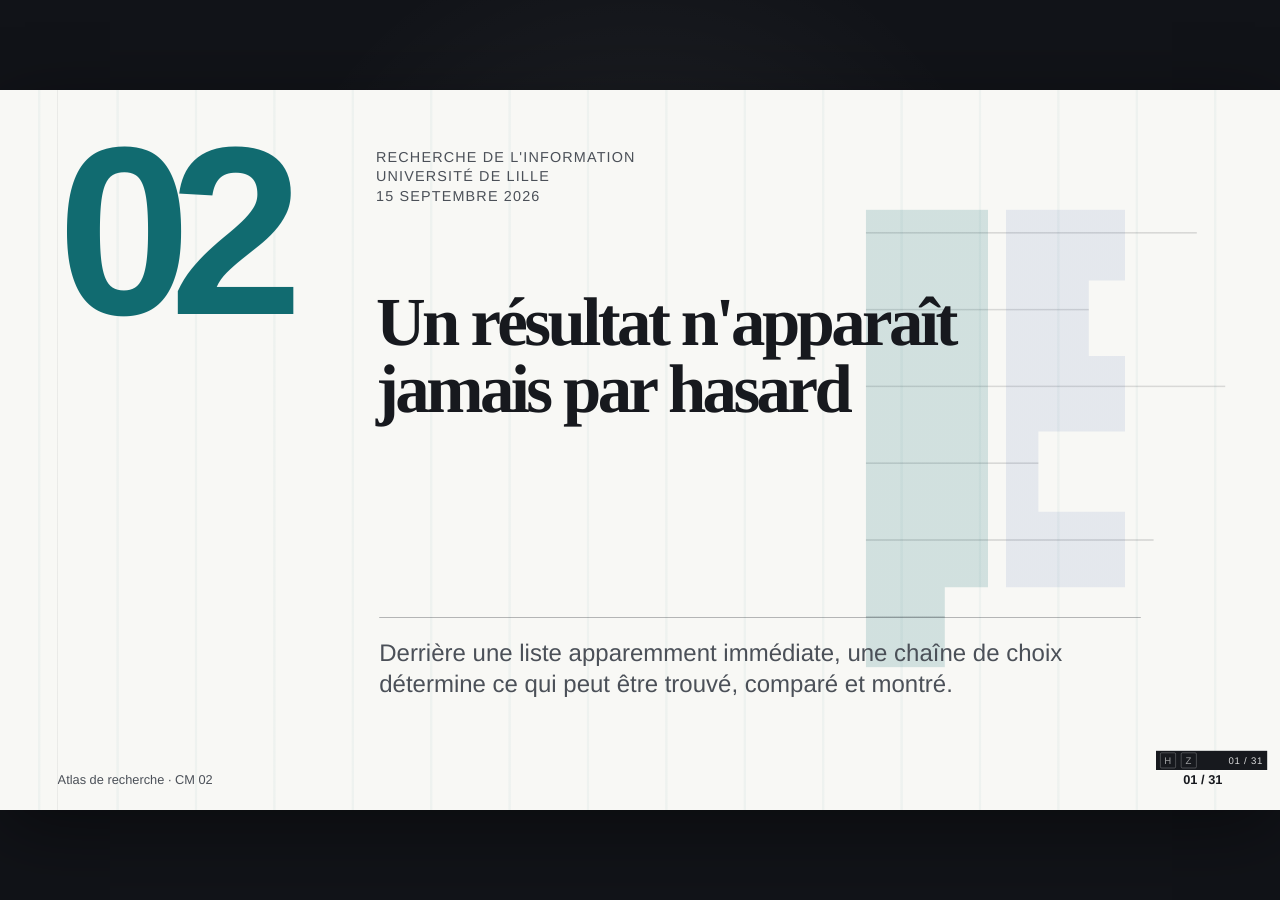
<file: cm02.html>
<!doctype html>
<html lang="fr">
<head>
  <meta charset="utf-8">
  <meta name="viewport" content="width=device-width, initial-scale=1, viewport-fit=cover">
  <meta name="color-scheme" content="light">
  <title>CM 02 · La capacité réelle de récupération du moteur</title>
  <link rel="stylesheet" href="styles.css">
  <link rel="stylesheet" href="visual-system-v2.css">
  <link rel="stylesheet" href="media-system-v2.css">
  <link rel="stylesheet" href="zoom-system.css">
  <link rel="stylesheet" href="demos-cm12-v5.css">
</head>
<body>
  <div class="atlas-viewport" data-atlas-viewport>
    <div class="atlas-canvas" data-atlas-canvas>
      <section class="atlas-slide cover-slide" id="cm02-s001" data-slide data-accent="cobalt" hidden inert aria-hidden="true" style="display:none!important">
  <div class="cover-index">02</div>
  <div class="cover-meta">Recherche de l'information<br>Université de Lille<br>15 septembre 2026</div>
  <h1 class="cover-title">Un résultat n&#x27;apparaît jamais par hasard</h1>
  <p class="cover-subtitle">Derrière une liste apparemment immédiate, une chaîne de choix détermine ce qui peut être trouvé, comparé et montré.</p>
  <footer class="slide-footer"><span class="footer-course">Atlas de recherche · CM 02</span><span></span><span class="footer-number">01 / 31</span></footer>
</section>
<section class="atlas-slide kind-question composition-question many-points" id="cm02-s002" data-slide data-kind="question" data-accent="cobalt" data-readout="side" data-title-size="compact" data-density="tight" hidden inert aria-hidden="true" style="--copy-width:400px;display:none!important">
  <div class="slide-rule" aria-hidden="true"></div>
  <header class="slide-header">
    <div class="slide-kicker">UNE ABSENCE À EXPLIQUER</div>
    <h2 class="slide-title">Le document existe : pourquoi reste-t-il introuvable ?</h2>
    <div class="slide-coordinate">CM 02<br>02 · 31</div>
  </header>
  <main class="slide-body"><div class="question-stage stage-without-lead"><div class="visual-zone statement-visual"><div class="atlas-scene"><div class="statement-node-rail" style="--rail-count:5"><div class="scene-node" data-node-id="online" data-tone="muted"><span class="node-index">01</span><span class="node-label">en ligne</span></div><div class="scene-node" data-node-id="covered" data-tone="muted"><span class="node-index">02</span><span class="node-label">collecté</span></div><div class="scene-node" data-node-id="indexed" data-tone="accent"><span class="node-index">03</span><span class="node-label">indexé</span></div><div class="scene-node" data-node-id="matched" data-tone="ink"><span class="node-index">04</span><span class="node-label">candidat</span></div><div class="scene-node" data-node-id="seen" data-tone="signal"><span class="node-index">05</span><span class="node-label">visible</span></div></div></div></div><ol class="point-list point-columns-1" style="--point-count:4;--point-columns:1;--point-rows:4"><li><span class="point-index" aria-hidden="true">01</span><span class="point-copy">Le document peut manquer au corpus interrogé.</span></li><li><span class="point-index" aria-hidden="true">02</span><span class="point-copy">Son contenu peut ne pas avoir été extrait ou indexé.</span></li><li><span class="point-index" aria-hidden="true">03</span><span class="point-copy">Votre formulation peut ne rencontrer aucune représentation du document.</span></li><li><span class="point-index" aria-hidden="true">04</span><span class="point-copy">Il peut enfin être candidat, mais classé trop bas pour être vu.</span></li></ol></div></main>
  <aside class="state-readout is-baseline" aria-live="polite" data-baseline-label="Question" data-baseline-headline="Les termes du problème" data-baseline-body="Un fichier public sur la qualité de l&#x27;air peut être en ligne, correctement décrit et pourtant absent de votre recherche. « Zéro résultat » ne localise pas la panne."><div class="state-counter" data-state-counter>00 / 04</div><div class="state-label" data-state-label>Question</div><h3 class="state-headline" data-state-headline>Les termes du problème</h3><p class="state-body" data-state-body>Un fichier public sur la qualité de l&#x27;air peut être en ligne, correctement décrit et pourtant absent de votre recherche. « Zéro résultat » ne localise pas la panne.</p></aside>
  <script type="application/json" class="state-data">[{"label":"Existe","headline":"Exister sur le web n'est que la première condition","body":"Une URL accessible dans un navigateur ne prouve ni la collecte ni l'indexation par l'outil interrogé.","show":["online"],"dim":["covered","indexed","matched","seen"],"mode":"accumulate"},{"label":"Entre","headline":"Le système doit ensuite intégrer la ressource","body":"Robots, dépôts partenaires, licences et règles de collection ouvrent ou ferment l'entrée.","show":["covered"],"dim":["online","indexed","matched","seen"],"mode":"accumulate"},{"label":"Devient cherchable","headline":"Une représentation exploitable doit être produite","body":"Sans texte, métadonnées ou champs indexés, le fichier demeure visible mais muet pour la recherche.","show":["indexed"],"dim":["online","covered","matched","seen"],"mode":"accumulate"},{"label":"Monte","headline":"Récupération et visibilité constituent deux étapes","body":"Un candidat situé au-delà des premiers rangs peut équivaloir, en pratique, à une absence.","show":["matched","seen"],"dim":["online","covered","indexed"],"mode":"accumulate"}]</script>
  <footer class="slide-footer">
    <span class="footer-course">Recherche de l'information · CM 02</span>
    <span class="footer-source"></span>
    <span class="footer-number">02 / 31</span>
  </footer>
</section>
<section class="atlas-slide kind-statement composition-statement" id="cm02-s005" data-slide data-kind="statement" data-accent="cobalt" data-readout="bottom" data-title-size="compact" data-density="normal" hidden inert aria-hidden="true" style="display:none!important">
  <div class="slide-rule" aria-hidden="true"></div>
  <header class="slide-header">
    <div class="slide-kicker">I · ENTRER DANS LE SYSTÈME</div>
    <h2 class="slide-title">Le corpus fixe l&#x27;horizon des réponses possibles</h2>
    <div class="slide-coordinate">CM 02<br>03 · 31</div>
  </header>
  <main class="slide-body"><div class="statement-stage stage-without-lead"><div class="visual-zone statement-visual"><div class="atlas-scene"><div class="statement-node-rail" style="--rail-count:4"><div class="scene-node" data-node-id="world" data-tone="muted"><span class="node-index">01</span><span class="node-label">ressources existantes</span></div><div class="scene-node" data-node-id="scope" data-tone="ink"><span class="node-index">02</span><span class="node-label">périmètre annoncé</span></div><div class="scene-node" data-node-id="actual" data-tone="accent"><span class="node-index">03</span><span class="node-label">corpus effectif</span></div><div class="scene-node" data-node-id="answer" data-tone="signal"><span class="node-index">04</span><span class="node-label">réponse</span></div></div></div></div><ol class="point-list point-columns-1" style="--point-count:2;--point-columns:1;--point-rows:2"><li><span class="point-index" aria-hidden="true">01</span><span class="point-copy">Une recherche exhaustive dans un corpus incomplet reste incomplète.</span></li><li><span class="point-index" aria-hidden="true">02</span><span class="point-copy">La couverture est une propriété du système, non de la requête.</span></li></ol></div></main>
  <aside class="state-readout is-baseline" aria-live="polite" data-baseline-label="Vue d’ensemble" data-baseline-headline="La scène complète" data-baseline-body="Avant de parler de pertinence, il faut demander quels objets ont eu le droit d&#x27;entrer et sous quelle forme."><div class="state-counter" data-state-counter>00 / 03</div><div class="state-label" data-state-label>Vue d’ensemble</div><h3 class="state-headline" data-state-headline>La scène complète</h3><p class="state-body" data-state-body>Avant de parler de pertinence, il faut demander quels objets ont eu le droit d&#x27;entrer et sous quelle forme.</p></aside>
  <script type="application/json" class="state-data">[{"label":"Promesse","headline":"Le périmètre annoncé oriente l'attente","body":"Une base « scientifique » couvre un périmètre défini de disciplines, langues, revues et périodes.","show":["scope"],"dim":["world","actual","answer"],"mode":"replace"},{"label":"Réalité","headline":"Le corpus effectif peut être plus étroit","body":"Retards de collecte, licences, formats et erreurs techniques réduisent encore ce qui est réellement interrogeable.","show":["actual"],"dim":["world","scope","answer"],"mode":"replace"},{"label":"Effet","headline":"La réponse hérite de toutes ces exclusions","body":"Un résultat ne représente jamais automatiquement « tout ce qui existe ».","show":["answer"],"dim":["world","scope","actual"],"mode":"transform"}]</script>
  <footer class="slide-footer">
    <span class="footer-course">Recherche de l'information · CM 02</span>
    <span class="footer-source"></span>
    <span class="footer-number">03 / 31</span>
  </footer>
</section>
<section class="atlas-slide kind-case composition-evidence many-points" id="cm02-s006" data-slide data-kind="case" data-accent="cobalt" data-readout="side" data-title-size="normal" data-density="tight" hidden inert aria-hidden="true" style="--copy-width:400px;display:none!important">
  <div class="slide-rule" aria-hidden="true"></div>
  <header class="slide-header">
    <div class="slide-kicker">EXEMPLE · CATALOGUE OUVERT</div>
    <h2 class="slide-title">OpenAlex rend sa couverture inspectable</h2>
    <div class="slide-coordinate">CM 02<br>04 · 31</div>
  </header>
  <main class="slide-body"><div class="atlas-layout"><div class="copy-zone copy-without-lead"><ol class="point-list point-columns-1" style="--point-count:3;--point-columns:1;--point-rows:3"><li><span class="point-index" aria-hidden="true">01</span><span class="point-copy">Le nombre d&#x27;œuvres ne dit pas que toutes les publications mondiales sont présentes.</span></li><li><span class="point-index" aria-hidden="true">02</span><span class="point-copy">La structure par œuvres, auteurs, institutions et sources conditionne les requêtes possibles.</span></li><li><span class="point-index" aria-hidden="true">03</span><span class="point-copy">L&#x27;API permet de tester séparément filtres, champs et volumes.</span></li></ol></div><div class="visual-zone"><div class="visual-frame visual-document"><div class="atlas-scene media-composite" data-visual-type="document" style="--media-track-h:144px"><figure class="document-media is-zoom-target has-source-strip" data-zoomable="true" data-source-title="OpenAlex — corpus, filtres, résultats et statistiques" data-source-caption="La couverture devient inspectable lorsque l’interface expose simultanément la condition de filtrage, les notices retenues et une vue statistique du corpus." data-source-credit="OurResearch — extraction recadrée de la vidéo « OpenAlex Web UI walk-through », 6 mars 2024" data-source-license="CC BY 3.0 Unported déclarée par le déposant Wikimedia ; revue de licence encore en attente au moment du contrôle." data-source-url="https://commons.wikimedia.org/wiki/File:OpenAlex_Web_UI_walk-through_6_March_2024.webm" data-fit="contain" style="--media-position:center"><div class="document-image-area"><div class="media-artboard" style="width:536.00px;height:354.77px"><img src="assets/source-captures/openalex-filters-2024.png" alt="Capture OpenAlex 2024 sans personne montrant une recherche plein texte, ses filtres, une liste de travaux et un histogramme annuel." loading="eager" decoding="async"><span class="media-hotspot" data-zoom-id="filter" aria-label="Filtre" data-zoom-label="Filtre" data-zoom-headline="Le filtre matérialise une décision sur le corpus" data-zoom-body="La recherche plein texte « whales » et les facettes disponibles montrent où le système interprète et restreint la demande." data-zoom-mode="replace" data-zoom-tone="accent" style="--hotspot-x:1.000;--hotspot-y:26.000;--hotspot-w:98.000;--hotspot-h:29.000"></span><span class="media-hotspot" data-zoom-id="works" aria-label="Notices" data-zoom-label="Notices" data-zoom-headline="La liste rend visibles les unités classées" data-zoom-body="Chaque résultat expose titre, date, auteurs, source et citations : le document cherchable est une notice structurée." data-zoom-mode="replace" data-zoom-tone="teal" style="--hotspot-x:1.000;--hotspot-y:57.000;--hotspot-w:68.000;--hotspot-h:42.000"></span><span class="media-hotspot" data-zoom-id="stats" aria-label="Couverture" data-zoom-label="Couverture" data-zoom-headline="Les statistiques révèlent la forme du sous-corpus" data-zoom-body="L’histogramme annuel et les regroupements thématiques permettent d’auditer ce que le filtre conserve." data-zoom-mode="replace" data-zoom-tone="violet" style="--hotspot-x:71.000;--hotspot-y:57.000;--hotspot-w:28.000;--hotspot-h:42.000"></span></div></div><figcaption class="document-source-strip" title="OurResearch — extraction recadrée de la vidéo « OpenAlex Web UI walk-through », 6 mars 2024 · CC BY 3.0 Unported déclarée par le déposant Wikimedia ; revue de licence encore en attente au moment du contrôle."><span>OurResearch — extraction recadrée de la vidéo « OpenAlex Web UI walk-through », 6 mars 2024 · CC BY 3.0 Unported déclarée par le déposant Wikimedia ; revue de licence encore en attente au moment du contrôle.</span><a href="https://commons.wikimedia.org/wiki/File:OpenAlex_Web_UI_walk-through_6_March_2024.webm" target="_blank" rel="noreferrer">Lien</a></figcaption></figure><div class="media-node-track" style="--media-node-count:4;--media-node-columns:2;--media-node-rows:2;--media-track-h:144px"><div class="scene-node" data-node-id="sources" data-tone="muted"><span class="node-index">01</span><span class="node-label">sources</span></div><div class="scene-node" data-node-id="works" data-tone="accent"><span class="node-index">02</span><span class="node-label">works</span></div><div class="scene-node" data-node-id="authors" data-tone="ink"><span class="node-index">03</span><span class="node-label">authors</span></div><div class="scene-node" data-node-id="institutions" data-tone="signal"><span class="node-index">04</span><span class="node-label">institutions</span></div></div></div></div></div></div></main>
  <aside class="state-readout is-baseline" aria-live="polite" data-baseline-label="Cas observable" data-baseline-headline="OpenAlex" data-baseline-body="Entrée : une recherche textuelle, puis un DOI connu et un filtre de date."><div class="state-counter" data-state-counter>00 / 03</div><div class="state-label" data-state-label>Cas observable</div><h3 class="state-headline" data-state-headline>OpenAlex</h3><p class="state-body" data-state-body>Entrée : une recherche textuelle, puis un DOI connu et un filtre de date.</p></aside>
  <script type="application/json" class="state-data">[{"label":"Collection","headline":"Le corpus est composé par intégration de sources","body":"Chaque voie d'entrée possède ses propres lacunes, rythmes et règles de normalisation.","show":["sources","works"],"dim":["authors","institutions"],"mode":"accumulate"},{"label":"Graphe","headline":"La description crée des parcours","body":"Une œuvre devient retrouvable non seulement par son texte, mais par ses liens vers une source, une identité ou une affiliation.","show":["works","authors","institutions"],"dim":["sources"],"mode":"transform"},{"label":"Audit","headline":"L'API transforme la promesse en tests","body":"On peut comparer un DOI connu, une requête textuelle et un filtre pour observer où une ressource apparaît ou disparaît.","show":["sources","works","authors","institutions"],"dim":[],"mode":"accumulate"}]</script>
  <footer class="slide-footer">
    <span class="footer-course">Recherche de l'information · CM 02</span>
    <span class="footer-source">OurResearch — extraction recadrée de la vidéo « OpenAlex Web UI walk-through », 6 mars 2024 · <a href="https://commons.wikimedia.org/wiki/File:OpenAlex_Web_UI_walk-through_6_March_2024.webm" target="_blank" rel="noreferrer">Lien</a></span>
    <span class="footer-number">04 / 31</span>
  </footer>
</section>
<section class="atlas-slide kind-sequence composition-band many-points" id="cm02-s007" data-slide data-kind="sequence" data-accent="cobalt" data-readout="side" data-title-size="compact" data-density="tight" hidden inert aria-hidden="true" style="--copy-width:400px;display:none!important">
  <div class="slide-rule" aria-hidden="true"></div>
  <header class="slide-header">
    <div class="slide-kicker">COUVERTURE EFFECTIVE</div>
    <h2 class="slide-title">Quatre portes filtrent une ressource avant la requête</h2>
    <div class="slide-coordinate">CM 02<br>05 · 31</div>
  </header>
  <main class="slide-body"><div class="atlas-layout"><div class="copy-zone copy-without-lead"><ol class="point-list point-columns-1" style="--point-count:4;--point-columns:1;--point-rows:4"><li><span class="point-index" aria-hidden="true">01</span><span class="point-copy">Découverte : le système connaît l&#x27;existence de la ressource.</span></li><li><span class="point-index" aria-hidden="true">02</span><span class="point-copy">Accès : il peut récupérer son contenu ou ses métadonnées.</span></li><li><span class="point-index" aria-hidden="true">03</span><span class="point-copy">Traitement : il sait lire le format et la langue.</span></li><li><span class="point-index" aria-hidden="true">04</span><span class="point-copy">Publication : la version préparée est disponible dans l&#x27;index actif.</span></li></ol></div><div class="visual-zone"><div class="visual-frame visual-stream"><div class="atlas-scene" data-visual-type="stream"><div class="scene-axis" aria-hidden="true"></div><svg class="scene-edges" viewBox="0 0 100 100" preserveAspectRatio="none" aria-hidden="true"><defs><marker id="arrow-cm02-s007" markerWidth="5" markerHeight="5" refX="4" refY="2.5" orient="auto" markerUnits="strokeWidth"><path d="M0,0 L5,2.5 L0,5 Z" fill="context-stroke"></path></marker></defs><line class="scene-edge" data-edge-from="discover" data-edge-to="access" x1="25.41" y1="13.70" x2="74.59" y2="13.70" marker-end="url(#arrow-cm02-s007)"></line><line class="scene-edge" data-edge-from="access" data-edge-to="process" x1="74.59" y1="13.70" x2="25.41" y2="86.30" marker-end="url(#arrow-cm02-s007)"></line><line class="scene-edge" data-edge-from="process" data-edge-to="publish" x1="25.41" y1="86.30" x2="74.59" y2="86.30" marker-end="url(#arrow-cm02-s007)"></line></svg><div class="scene-node" data-node-id="discover" data-tone="muted" style="--x:25.41;--y:13.70;--node-w:243.0px;--node-h:100.0px"><span class="node-index">01</span><span class="node-label">découvrir</span><span class="node-detail">URL, dépôt ou flux</span></div><div class="scene-node" data-node-id="access" data-tone="ink" style="--x:74.59;--y:13.70;--node-w:243.0px;--node-h:100.0px"><span class="node-index">02</span><span class="node-label">accéder</span><span class="node-detail">droits et disponibilité</span></div><div class="scene-node" data-node-id="process" data-tone="accent" style="--x:25.41;--y:86.30;--node-w:243.0px;--node-h:100.0px"><span class="node-index">03</span><span class="node-label">traiter</span><span class="node-detail">format, langue, extraction</span></div><div class="scene-node" data-node-id="publish" data-tone="signal" style="--x:74.59;--y:86.30;--node-w:243.0px;--node-h:100.0px"><span class="node-index">04</span><span class="node-label">publier</span><span class="node-detail">index interrogeable</span></div></div></div></div></div></main>
  <aside class="state-readout is-baseline" aria-live="polite" data-baseline-label="Processus" data-baseline-headline="Le mécanisme complet" data-baseline-body="L&#x27;entrée dans un système est une succession de conditions. Une seule porte fermée suffit à rendre la ressource introuvable."><div class="state-counter" data-state-counter>00 / 04</div><div class="state-label" data-state-label>Processus</div><h3 class="state-headline" data-state-headline>Le mécanisme complet</h3><p class="state-body" data-state-body>L&#x27;entrée dans un système est une succession de conditions. Une seule porte fermée suffit à rendre la ressource introuvable.</p></aside>
  <script type="application/json" class="state-data">[{"label":"Découverte","headline":"Une ressource inconnue n'entre pas","body":"Le lien peut n'être relié à aucune page collectée ou absent des flux fournis au système.","show":["discover"],"dim":["access","process","publish"],"mode":"accumulate"},{"label":"Accès","headline":"Connaître l'adresse ne donne pas le contenu","body":"Authentification, robots.txt, licence ou panne peuvent limiter la récupération.","show":["discover","access"],"dim":["process","publish"],"mode":"accumulate"},{"label":"Traitement","headline":"Un fichier reçu peut rester illisible","body":"Un PDF image, un tableau mal formé ou une langue non prise en charge bloque l'extraction attendue.","show":["discover","access","process"],"dim":["publish"],"mode":"accumulate"},{"label":"Publication","headline":"L'index actif est une version datée","body":"Entre ingestion, correction et réindexation, le système peut montrer un état en retard sur la ressource.","show":["discover","access","process","publish"],"dim":[],"mode":"accumulate"}]</script>
  <footer class="slide-footer">
    <span class="footer-course">Recherche de l'information · CM 02</span>
    <span class="footer-source"></span>
    <span class="footer-number">05 / 31</span>
  </footer>
</section>
<section class="atlas-slide kind-explain composition-band many-points" id="cm02-s008" data-slide data-kind="explain" data-accent="cobalt" data-readout="side" data-title-size="compact" data-density="normal" hidden inert aria-hidden="true" style="--copy-width:400px;display:none!important">
  <div class="slide-rule" aria-hidden="true"></div>
  <header class="slide-header">
    <div class="slide-kicker">UNITÉ DOCUMENTAIRE</div>
    <h2 class="slide-title">Un même objet produit plusieurs documents cherchables</h2>
    <div class="slide-coordinate">CM 02<br>06 · 31</div>
  </header>
  <main class="slide-body"><div class="atlas-layout"><div class="copy-zone copy-without-lead"><ol class="point-list point-columns-1" style="--point-count:3;--point-columns:1;--point-rows:3"><li><span class="point-index" aria-hidden="true">01</span><span class="point-copy">Une notice peut réunir plusieurs fichiers et plusieurs versions.</span></li><li><span class="point-index" aria-hidden="true">02</span><span class="point-copy">Un PDF peut être découpé en pages ou en passages pour la recherche.</span></li><li><span class="point-index" aria-hidden="true">03</span><span class="point-copy">Le résultat affiché n&#x27;est donc pas toujours l&#x27;unité qui a été comparée.</span></li></ol></div><div class="visual-zone"><div class="visual-frame visual-stack"><div class="atlas-scene geometry-locked" data-visual-type="stack"><svg class="scene-edges" viewBox="0 0 100 100" preserveAspectRatio="none" aria-hidden="true"><defs><marker id="arrow-cm02-s008" markerWidth="5" markerHeight="5" refX="4" refY="2.5" orient="auto" markerUnits="strokeWidth"><path d="M0,0 L5,2.5 L0,5 Z" fill="context-stroke"></path></marker></defs><line class="scene-edge" data-edge-from="work" data-edge-to="version" x1="25.30" y1="9.81" x2="74.70" y2="9.81" marker-end="url(#arrow-cm02-s008)"></line><line class="scene-edge" data-edge-from="version" data-edge-to="file" x1="74.70" y1="9.81" x2="25.30" y2="50.00" marker-end="url(#arrow-cm02-s008)"></line><line class="scene-edge" data-edge-from="file" data-edge-to="part" x1="25.30" y1="50.00" x2="74.70" y2="50.00" marker-end="url(#arrow-cm02-s008)"></line><line class="scene-edge" data-edge-from="part" data-edge-to="result" x1="74.70" y1="50.00" x2="50.00" y2="90.19" marker-end="url(#arrow-cm02-s008)"></line></svg><div class="scene-node" data-node-id="work" data-tone="ink" style="--x:25.30;--y:9.81;--node-w:249.0px;--node-h:100.0px"><span class="node-index">01</span><span class="node-label">œuvre</span><span class="node-detail">l&#x27;objet intellectuel</span></div><div class="scene-node" data-node-id="version" data-tone="accent" style="--x:74.70;--y:9.81;--node-w:249.0px;--node-h:100.0px"><span class="node-index">02</span><span class="node-label">version</span><span class="node-detail">édition ou dépôt</span></div><div class="scene-node" data-node-id="file" data-tone="accent" style="--x:25.30;--y:50.00;--node-w:249.0px;--node-h:100.0px"><span class="node-index">03</span><span class="node-label">fichier</span><span class="node-detail">PDF, HTML, CSV</span></div><div class="scene-node" data-node-id="part" data-tone="signal" style="--x:74.70;--y:50.00;--node-w:249.0px;--node-h:100.0px"><span class="node-index">04</span><span class="node-label">segment</span><span class="node-detail">page, section, passage</span></div><div class="scene-node" data-node-id="result" data-tone="muted" style="--x:50.00;--y:90.19;--node-w:249.0px;--node-h:100.0px"><span class="node-index">05</span><span class="node-label">résultat</span><span class="node-detail">unité choisie par l&#x27;interface</span></div></div></div></div></div></main>
  <aside class="state-readout is-baseline" aria-live="polite" data-baseline-label="Vue d’ensemble" data-baseline-headline="La scène complète" data-baseline-body="L&#x27;interface peut retourner une œuvre, une version, un fichier, une page ou un passage. Ce découpage change le nombre, le contexte et le rang des résultats."><div class="state-counter" data-state-counter>00 / 03</div><div class="state-label" data-state-label>Vue d’ensemble</div><h3 class="state-headline" data-state-headline>La scène complète</h3><p class="state-body" data-state-body>L&#x27;interface peut retourner une œuvre, une version, un fichier, une page ou un passage. Ce découpage change le nombre, le contexte et le rang des résultats.</p></aside>
  <script type="application/json" class="state-data">[{"label":"Œuvre","headline":"Compter des œuvres réduit les doublons","body":"Plusieurs dépôts ou éditions peuvent être regroupés sous une unité intellectuelle.","show":["work","version"],"dim":["file","part","result"],"mode":"accumulate"},{"label":"Fichier","headline":"Traiter des fichiers révèle les formats","body":"Chaque fichier peut avoir des droits, une qualité d'extraction et une date de mise à jour distincts.","show":["file"],"dim":["work","version","part","result"],"mode":"accumulate"},{"label":"Passage","headline":"Chercher des segments augmente la précision locale","body":"Le moteur peut retrouver la phrase utile, mais l'interface doit restaurer assez de contexte pour l'interpréter.","show":["part","result"],"dim":["work","version","file"],"mode":"accumulate"}]</script>
  <footer class="slide-footer">
    <span class="footer-course">Recherche de l'information · CM 02</span>
    <span class="footer-source"></span>
    <span class="footer-number">06 / 31</span>
  </footer>
</section>
<section class="atlas-slide kind-case composition-evidence many-points" id="cm02-s009" data-slide data-kind="case" data-accent="cobalt" data-readout="side" data-title-size="compact" data-density="tight" hidden inert aria-hidden="true" style="--copy-width:400px;display:none!important">
  <div class="slide-rule" aria-hidden="true"></div>
  <header class="slide-header">
    <div class="slide-kicker">EXEMPLE · CROSSREF</div>
    <h2 class="slide-title">Un DOI devient une notice, un JSON et parfois un texte</h2>
    <div class="slide-coordinate">CM 02<br>07 · 31</div>
  </header>
  <main class="slide-body"><div class="atlas-layout"><div class="copy-zone copy-without-lead"><ol class="point-list point-columns-1" style="--point-count:3;--point-columns:1;--point-rows:3"><li><span class="point-index" aria-hidden="true">01</span><span class="point-copy">Le DOI identifie l&#x27;objet ; il ne garantit pas une représentation unique.</span></li><li><span class="point-index" aria-hidden="true">02</span><span class="point-copy">Crossref expose notamment titre, auteurs, dates, type, relations et références selon les dépôts reçus.</span></li><li><span class="point-index" aria-hidden="true">03</span><span class="point-copy">Une recherche bibliographique peut donc réussir sans que le texte intégral soit indexé.</span></li></ol></div><div class="visual-zone"><div class="visual-frame visual-split"><div class="atlas-scene geometry-locked" data-visual-type="split"><svg class="scene-edges" viewBox="0 0 100 100" preserveAspectRatio="none" aria-hidden="true"><defs><marker id="arrow-cm02-s009" markerWidth="5" markerHeight="5" refX="4" refY="2.5" orient="auto" markerUnits="strokeWidth"><path d="M0,0 L5,2.5 L0,5 Z" fill="context-stroke"></path></marker></defs><line class="scene-edge" data-edge-from="doi" data-edge-to="record" x1="25.30" y1="9.81" x2="74.70" y2="9.81" marker-end="url(#arrow-cm02-s009)"></line><line class="scene-edge" data-edge-from="doi" data-edge-to="json" x1="25.30" y1="9.81" x2="25.30" y2="50.00" marker-end="url(#arrow-cm02-s009)"></line><line class="scene-edge" data-edge-from="doi" data-edge-to="links" x1="25.30" y1="9.81" x2="74.70" y2="50.00" marker-end="url(#arrow-cm02-s009)"></line><line class="scene-edge" data-edge-from="json" data-edge-to="full" x1="25.30" y1="50.00" x2="50.00" y2="90.19" marker-end="url(#arrow-cm02-s009)"></line></svg><div class="scene-node" data-node-id="doi" data-tone="signal" style="--x:25.30;--y:9.81;--node-w:249.0px;--node-h:100.0px"><span class="node-index">01</span><span class="node-label">DOI</span><span class="node-detail">identifiant persistant</span></div><div class="scene-node" data-node-id="record" data-tone="accent" style="--x:74.70;--y:9.81;--node-w:249.0px;--node-h:100.0px"><span class="node-index">02</span><span class="node-label">notice</span><span class="node-detail">vue lisible</span></div><div class="scene-node" data-node-id="json" data-tone="accent" style="--x:25.30;--y:50.00;--node-w:249.0px;--node-h:100.0px"><span class="node-index">03</span><span class="node-label">JSON</span><span class="node-detail">champs structurés</span></div><div class="scene-node" data-node-id="links" data-tone="ink" style="--x:74.70;--y:50.00;--node-w:249.0px;--node-h:100.0px"><span class="node-index">04</span><span class="node-label">relations</span><span class="node-detail">références et versions</span></div><div class="scene-node" data-node-id="full" data-tone="muted" style="--x:50.00;--y:90.19;--node-w:249.0px;--node-h:100.0px"><span class="node-index">05</span><span class="node-label">texte</span><span class="node-detail">ailleurs, si disponible</span></div></div></div></div></div></main>
  <aside class="state-readout is-baseline" aria-live="polite" data-baseline-label="Cas observable" data-baseline-headline="Crossref REST API" data-baseline-body="Entrée : GET /works/{doi}. Sortie : un enregistrement JSON structuré, de complétude variable. identifier, décrire et indexer le texte sont trois opérations distinctes"><div class="state-counter" data-state-counter>00 / 04</div><div class="state-label" data-state-label>Cas observable</div><h3 class="state-headline" data-state-headline>Crossref REST API</h3><p class="state-body" data-state-body>Entrée : GET /works/{doi}. Sortie : un enregistrement JSON structuré, de complétude variable. identifier, décrire et indexer le texte sont trois opérations distinctes</p></aside>
  <script type="application/json" class="state-data">[{"label":"Identifier","headline":"L'identifiant stabilise le renvoi","body":"Le DOI permet de demander une ressource précise sans dépendre de ses mots de titre.","show":["doi"],"dim":["record","json","links","full"],"mode":"replace"},{"label":"Décrire","headline":"La notice rend certains attributs cherchables","body":"Ce qui peut être filtré ou trié dépend des champs réellement déposés et normalisés.","show":["record","json"],"dim":["doi","links","full"],"mode":"replace"},{"label":"Relier","headline":"Les relations ouvrent d'autres chemins","body":"Références, corrections, versions ou licences transforment une notice isolée en nœud documentaire.","show":["links"],"dim":["doi","record","json","full"],"mode":"replace"},{"label":"Lire","headline":"Le plein texte reste une couche distincte","body":"Une excellente notice n'autorise pas à supposer que chaque phrase de l'article est interrogeable.","show":["full"],"dim":["doi","record","json","links"],"mode":"transform"}]</script>
  <footer class="slide-footer">
    <span class="footer-course">Recherche de l'information · CM 02</span>
    <span class="footer-source">Crossref REST API — exemple d&#x27;un enregistrement Work · <a href="https://api.crossref.org/works/10.1561/1500000019" target="_blank" rel="noreferrer">Lien</a>  /  Crossref — éléments de métadonnées requis, recommandés et optionnels · <a href="https://www.crossref.org/documentation/schema-library/required-recommended-elements/" target="_blank" rel="noreferrer">Lien</a></span>
    <span class="footer-number">07 / 31</span>
  </footer>
</section>
<section class="atlas-slide kind-compare composition-duel many-points" id="cm02-s010" data-slide data-kind="compare" data-accent="cobalt" data-readout="side" data-title-size="compact" data-density="tight" hidden inert aria-hidden="true" style="--copy-width:400px;display:none!important">
  <div class="slide-rule" aria-hidden="true"></div>
  <header class="slide-header">
    <div class="slide-kicker">DEUX SURFACES DE RECHERCHE</div>
    <h2 class="slide-title">Métadonnées et plein texte répondent à des questions différentes</h2>
    <div class="slide-coordinate">CM 02<br>08 · 31</div>
  </header>
  <main class="slide-body"><div class="atlas-layout"><div class="copy-zone copy-without-lead"><ol class="point-list point-columns-1" style="--point-count:3;--point-columns:1;--point-rows:3"><li><span class="point-index" aria-hidden="true">01</span><span class="point-copy">Le titre et le sujet sont courts, interprétés et souvent contrôlables.</span></li><li><span class="point-index" aria-hidden="true">02</span><span class="point-copy">Le plein texte est riche, mais ambigu, long et dépendant de l&#x27;extraction.</span></li><li><span class="point-index" aria-hidden="true">03</span><span class="point-copy">Une absence dans un champ n&#x27;implique pas une absence dans le document.</span></li></ol></div><div class="visual-zone"><div class="visual-frame visual-split"><div class="atlas-scene" data-visual-type="split"><svg class="scene-edges" viewBox="0 0 100 100" preserveAspectRatio="none" aria-hidden="true"><defs><marker id="arrow-cm02-s010" markerWidth="5" markerHeight="5" refX="4" refY="2.5" orient="auto" markerUnits="strokeWidth"><path d="M0,0 L5,2.5 L0,5 Z" fill="context-stroke"></path></marker></defs><line class="scene-edge" data-edge-from="metadata" data-edge-to="fieldhit" x1="50.00" y1="12.71" x2="50.00" y2="37.57" marker-end="url(#arrow-cm02-s010)"></line><line class="scene-edge" data-edge-from="fulltext" data-edge-to="texthit" x1="50.00" y1="62.43" x2="50.00" y2="87.29" marker-end="url(#arrow-cm02-s010)"></line></svg><div class="scene-node" data-node-id="metadata" data-tone="accent" style="--x:50.00;--y:12.71;--node-w:420.0px;--node-h:100.0px"><span class="node-index">01</span><span class="node-label">métadonnées</span><span class="node-detail">propriétés déclarées</span></div><div class="scene-node" data-node-id="fieldhit" data-tone="signal" style="--x:50.00;--y:37.57;--node-w:420.0px;--node-h:100.0px"><span class="node-index">02</span><span class="node-label">sujet = capteurs</span><span class="node-detail">correspondance contrôlée</span></div><div class="scene-node" data-node-id="fulltext" data-tone="ink" style="--x:50.00;--y:62.43;--node-w:420.0px;--node-h:100.0px"><span class="node-index">03</span><span class="node-label">plein texte</span><span class="node-detail">occurrences et contexte</span></div><div class="scene-node" data-node-id="texthit" data-tone="muted" style="--x:50.00;--y:87.29;--node-w:420.0px;--node-h:100.0px"><span class="node-index">04</span><span class="node-label">capteur mentionné</span><span class="node-detail">présence locale</span></div></div></div></div></div></main>
  <aside class="state-readout is-baseline" aria-live="polite" data-baseline-label="Comparaison" data-baseline-headline="Deux lectures à distinguer" data-baseline-body="Un champ structuré exprime une propriété déclarée ; le plein texte repère une occurrence dans le contenu. Les confondre produit de faux diagnostics."><div class="state-counter" data-state-counter>00 / 03</div><div class="state-label" data-state-label>Comparaison</div><h3 class="state-headline" data-state-headline>Deux lectures à distinguer</h3><p class="state-body" data-state-body>Un champ structuré exprime une propriété déclarée ; le plein texte repère une occurrence dans le contenu. Les confondre produit de faux diagnostics.</p></aside>
  <script type="application/json" class="state-data">[{"label":"Notice","headline":"Chercher un champ demande une propriété","body":"Le champ déclare une propriété. « Lille » dans une affiliation situe un auteur ; dans le texte, le mot peut désigner un terrain ou une simple comparaison.","show":["metadata","fieldhit"],"dim":["fulltext","texthit"],"mode":"replace"},{"label":"Contenu","headline":"Chercher le texte demande une occurrence","body":"Le mot peut apparaître dans une note marginale, une bibliographie ou un passage central : l'occurrence seule ne dit pas son rôle.","show":["fulltext","texthit"],"dim":["metadata","fieldhit"],"mode":"replace"},{"label":"Croiser","headline":"Le désaccord entre les couches devient informatif","body":"Un texte positif mais un sujet absent peut signaler une indexation sommaire ; l'inverse peut signaler un vocabulaire normalisé.","show":["metadata","fieldhit","fulltext","texthit"],"dim":[],"mode":"transform"}]</script>
  <footer class="slide-footer">
    <span class="footer-course">Recherche de l'information · CM 02</span>
    <span class="footer-source"></span>
    <span class="footer-number">08 / 31</span>
  </footer>
</section>
<section class="atlas-slide v4-demo" id="cm02-demo-champs" data-slide data-v4-demo="fields" data-accent="cobalt" data-title-size="compact" hidden inert aria-hidden="true" style="display:none!important">
  <div class="slide-rule" aria-hidden="true"></div>
  <header class="slide-header"><div class="slide-kicker">PLEIN TEXTE · MÉTADONNÉES · REQUÊTE INTERNE</div><h2 class="slide-title">Le même mot change de rôle selon le champ</h2><div class="slide-coordinate">CM 02<br>09 · 31</div></header>
  <main class="v4-stage" aria-label="Démonstration animée"><div class="v4-surface"></div><div class="v4-caption" aria-live="polite"><div class="v4-step-label"></div><div class="v4-caption-copy"><h3></h3><p></p></div></div></main>
  <script type="application/json" class="state-data">[{"label":"01 · Plein texte","headline":"« Lille » est retrouvé là où il est écrit","body":"Une comparaison avec Lille suffit à faire entrer un rapport sur Lyon. La présence du mot ne définit pas le sujet du document.","show":[],"dim":[],"mode":"replace"},{"label":"02 · Métadonnées","headline":"« Lille » devient une valeur du champ ville","body":"Le type de document et l’année restreignent le résultat. Deux notices locales deviennent visibles sans occurrence de Lille dans leur texte.","show":[],"dim":[],"mode":"replace"},{"label":"03 · En coulisses","headline":"Les choix de l’interface deviennent une requête JSON","body":"Le moteur reçoit des noms de champs et des conditions. Dans cet exemple, ville et type sont des champs keyword ; annee est un entier.","show":[],"dim":[],"mode":"replace"}]</script>
  <script type="application/json" class="v4-data">{"type":"fields","baseline":{"label":"Le besoin","headline":"Trouver des rapports récents sur l’air à Lille","body":"Corpus d’exercice : six notices. Le mot cherché sera identique dans les deux parcours."},"sources":[["Elasticsearch · match","https://www.elastic.co/docs/reference/query-languages/query-dsl/query-dsl-match-query"],["Elasticsearch · bool","https://www.elastic.co/docs/reference/query-languages/query-dsl/query-dsl-bool-query"]]}</script>
  <footer class="slide-footer"><span class="footer-course">Recherche de l'information · CM 02</span><span class="footer-source">Elasticsearch · match <a href="https://www.elastic.co/docs/reference/query-languages/query-dsl/query-dsl-match-query" target="_blank" rel="noreferrer">Lien</a> · Elasticsearch · bool <a href="https://www.elastic.co/docs/reference/query-languages/query-dsl/query-dsl-bool-query" target="_blank" rel="noreferrer">Lien</a></span><span class="footer-number">09 / 31</span></footer>
</section>
<section class="atlas-slide kind-sequence composition-band many-points" id="cm02-s012" data-slide data-kind="sequence" data-accent="cobalt" data-readout="side" data-title-size="compact" data-density="normal" hidden inert aria-hidden="true" style="--copy-width:400px;display:none!important">
  <div class="slide-rule" aria-hidden="true"></div>
  <header class="slide-header">
    <div class="slide-kicker">PRÉPARATION DES CHAÎNES</div>
    <h2 class="slide-title">Normaliser rapproche des formes sans les rendre identiques</h2>
    <div class="slide-coordinate">CM 02<br>10 · 31</div>
  </header>
  <main class="slide-body"><div class="atlas-layout"><div class="copy-zone copy-without-lead"><ol class="point-list point-columns-1" style="--point-count:4;--point-columns:1;--point-rows:4"><li><span class="point-index" aria-hidden="true">01</span><span class="point-copy">Casse et accents peuvent être neutralisés.</span></li><li><span class="point-index" aria-hidden="true">02</span><span class="point-copy">Les signes de ponctuation peuvent séparer ou joindre des unités.</span></li><li><span class="point-index" aria-hidden="true">03</span><span class="point-copy">Lemmatisation et racinisation regroupent certaines formes.</span></li><li><span class="point-index" aria-hidden="true">04</span><span class="point-copy">Les noms, codes et variantes peuvent être reliés à une autorité.</span></li></ol></div><div class="visual-zone"><div class="visual-frame visual-stream"><div class="atlas-scene" data-visual-type="stream"><div class="scene-axis" aria-hidden="true"></div><svg class="scene-edges" viewBox="0 0 100 100" preserveAspectRatio="none" aria-hidden="true"><defs><marker id="arrow-cm02-s012" markerWidth="5" markerHeight="5" refX="4" refY="2.5" orient="auto" markerUnits="strokeWidth"><path d="M0,0 L5,2.5 L0,5 Z" fill="context-stroke"></path></marker></defs><line class="scene-edge" data-edge-from="raw" data-edge-to="token" x1="25.41" y1="13.70" x2="74.59" y2="13.70" marker-end="url(#arrow-cm02-s012)"></line><line class="scene-edge" data-edge-from="token" data-edge-to="norm" x1="74.59" y1="13.70" x2="25.41" y2="86.30" marker-end="url(#arrow-cm02-s012)"></line><line class="scene-edge" data-edge-from="norm" data-edge-to="concept" x1="25.41" y1="86.30" x2="74.59" y2="86.30" marker-end="url(#arrow-cm02-s012)"></line></svg><div class="scene-node" data-node-id="raw" data-tone="ink" style="--x:25.41;--y:13.70;--node-w:243.0px;--node-h:100.0px"><span class="node-index">01</span><span class="node-label">Air-quality</span><span class="node-detail">forme reçue</span></div><div class="scene-node" data-node-id="token" data-tone="accent" style="--x:74.59;--y:13.70;--node-w:243.0px;--node-h:100.0px"><span class="node-index">02</span><span class="node-label">air + quality</span><span class="node-detail">segmentation</span></div><div class="scene-node" data-node-id="norm" data-tone="accent" style="--x:25.41;--y:86.30;--node-w:243.0px;--node-h:100.0px"><span class="node-index">03</span><span class="node-label">air quality</span><span class="node-detail">normalisation</span></div><div class="scene-node" data-node-id="concept" data-tone="signal" style="--x:74.59;--y:86.30;--node-w:243.0px;--node-h:100.0px"><span class="node-index">04</span><span class="node-label">qualité de l&#x27;air</span><span class="node-detail">relation éventuelle</span></div></div></div></div></div></main>
  <aside class="state-readout is-baseline" aria-live="polite" data-baseline-label="Processus" data-baseline-headline="Le mécanisme complet" data-baseline-body="Avant l&#x27;index, le système transforme souvent les caractères et les mots. Chaque règle gagne des correspondances et peut perdre une nuance."><div class="state-counter" data-state-counter>00 / 03</div><div class="state-label" data-state-label>Processus</div><h3 class="state-headline" data-state-headline>Le mécanisme complet</h3><p class="state-body" data-state-body>Avant l&#x27;index, le système transforme souvent les caractères et les mots. Chaque règle gagne des correspondances et peut perdre une nuance.</p></aside>
  <script type="application/json" class="state-data">[{"label":"Découper","headline":"La ponctuation devient une décision","body":"Un tiret peut être conservé, supprimé ou interprété comme frontière entre deux termes.","show":["raw","token"],"dim":["norm","concept"],"mode":"accumulate"},{"label":"Réduire","headline":"Les variantes graphiques sont rapprochées","body":"Cette opération augmente les rencontres possibles, mais peut confondre des formes que le domaine distingue.","show":["raw","token","norm"],"dim":["concept"],"mode":"accumulate"},{"label":"Relier","headline":"Une équivalence conceptuelle demande une ressource de langue","body":"Le passage de l’anglais au français mobilise un dictionnaire, un thésaurus ou un modèle, au-delà de la normalisation des caractères.","show":["raw","token","norm","concept"],"dim":[],"mode":"transform"}]</script>
  <footer class="slide-footer">
    <span class="footer-course">Recherche de l'information · CM 02</span>
    <span class="footer-source"></span>
    <span class="footer-number">10 / 31</span>
  </footer>
</section>
<section class="atlas-slide kind-compare composition-duel many-points" id="cm02-s013" data-slide data-kind="compare" data-accent="cobalt" data-readout="side" data-title-size="compact" data-density="normal" hidden inert aria-hidden="true" style="--copy-width:400px;display:none!important">
  <div class="slide-rule" aria-hidden="true"></div>
  <header class="slide-header">
    <div class="slide-kicker">DÉCRIRE POUR RETROUVER</div>
    <h2 class="slide-title">Indexation contrôlée et automatique fabriquent deux cohérences</h2>
    <div class="slide-coordinate">CM 02<br>11 · 31</div>
  </header>
  <main class="slide-body"><div class="atlas-layout"><div class="copy-zone copy-without-lead"><ol class="point-list point-columns-1" style="--point-count:3;--point-columns:1;--point-rows:3"><li><span class="point-index" aria-hidden="true">01</span><span class="point-copy">Le vocabulaire contrôlé stabilise des catégories et leurs relations.</span></li><li><span class="point-index" aria-hidden="true">02</span><span class="point-copy">L&#x27;indexation automatique suit des règles ou modèles reproductibles à grande échelle.</span></li><li><span class="point-index" aria-hidden="true">03</span><span class="point-copy">Un système réel combine souvent dépôts humains, extraction et enrichissements calculés.</span></li></ol></div><div class="visual-zone"><div class="visual-frame visual-split"><div class="atlas-scene geometry-locked" data-visual-type="split"><svg class="scene-edges" viewBox="0 0 100 100" preserveAspectRatio="none" aria-hidden="true"><defs><marker id="arrow-cm02-s013" markerWidth="5" markerHeight="5" refX="4" refY="2.5" orient="auto" markerUnits="strokeWidth"><path d="M0,0 L5,2.5 L0,5 Z" fill="context-stroke"></path></marker></defs><line class="scene-edge" data-edge-from="doc1" data-edge-to="human" x1="25.30" y1="9.81" x2="74.70" y2="9.81" marker-end="url(#arrow-cm02-s013)"></line><line class="scene-edge" data-edge-from="doc1" data-edge-to="machine" x1="25.30" y1="9.81" x2="25.30" y2="50.00" marker-end="url(#arrow-cm02-s013)"></line><line class="scene-edge" data-edge-from="human" data-edge-to="subject" x1="74.70" y1="9.81" x2="74.70" y2="50.00" marker-end="url(#arrow-cm02-s013)"></line><line class="scene-edge" data-edge-from="machine" data-edge-to="features" x1="25.30" y1="50.00" x2="25.30" y2="90.19" marker-end="url(#arrow-cm02-s013)"></line><line class="scene-edge" data-edge-from="subject" data-edge-to="search" x1="74.70" y1="50.00" x2="74.70" y2="90.19" marker-end="url(#arrow-cm02-s013)"></line><line class="scene-edge" data-edge-from="features" data-edge-to="search" x1="25.30" y1="90.19" x2="74.70" y2="90.19" marker-end="url(#arrow-cm02-s013)"></line></svg><div class="scene-node" data-node-id="doc1" data-tone="muted" style="--x:25.30;--y:9.81;--node-w:249.0px;--node-h:100.0px"><span class="node-index">01</span><span class="node-label">document</span><span class="node-detail">contenu à décrire</span></div><div class="scene-node" data-node-id="human" data-tone="accent" style="--x:74.70;--y:9.81;--node-w:249.0px;--node-h:100.0px"><span class="node-index">02</span><span class="node-label">vocabulaire</span><span class="node-detail">choix contrôlé</span></div><div class="scene-node" data-node-id="machine" data-tone="ink" style="--x:25.30;--y:50.00;--node-w:249.0px;--node-h:100.0px"><span class="node-index">03</span><span class="node-label">extraction</span><span class="node-detail">règles ou modèles</span></div><div class="scene-node" data-node-id="subject" data-tone="signal" style="--x:74.70;--y:50.00;--node-w:249.0px;--node-h:100.0px"><span class="node-index">04</span><span class="node-label">descripteur</span><span class="node-detail">catégorie explicite</span></div><div class="scene-node" data-node-id="features" data-tone="signal" style="--x:25.30;--y:90.19;--node-w:249.0px;--node-h:100.0px"><span class="node-index">05</span><span class="node-label">indices</span><span class="node-detail">termes, entités, vecteurs</span></div><div class="scene-node" data-node-id="search" data-tone="accent" style="--x:74.70;--y:90.19;--node-w:249.0px;--node-h:100.0px"><span class="node-index">06</span><span class="node-label">accès</span><span class="node-detail">voies combinées</span></div></div></div></div></div></main>
  <aside class="state-readout is-baseline" aria-live="polite" data-baseline-label="Comparaison" data-baseline-headline="Deux lectures à distinguer" data-baseline-body="L&#x27;une impose un vocabulaire explicite ; l&#x27;autre traite rapidement de grands volumes. Les deux déplacent la voix du document."><div class="state-counter" data-state-counter>00 / 03</div><div class="state-label" data-state-label>Comparaison</div><h3 class="state-headline" data-state-headline>Deux lectures à distinguer</h3><p class="state-body" data-state-body>L&#x27;une impose un vocabulaire explicite ; l&#x27;autre traite rapidement de grands volumes. Les deux déplacent la voix du document.</p></aside>
  <script type="application/json" class="state-data">[{"label":"Contrôler","headline":"La cohérence vient d'un vocabulaire partagé","body":"Des synonymes peuvent renvoyer au même descripteur et des catégories peuvent être reliées du général au spécifique.","show":["doc1","human","subject"],"dim":["machine","features","search"],"mode":"replace"},{"label":"Extraire","headline":"La cohérence vient d'une procédure répétée","body":"Le même traitement appliqué partout accélère l'indexation, mais répète aussi systématiquement ses erreurs.","show":["doc1","machine","features"],"dim":["human","subject","search"],"mode":"replace"},{"label":"Combiner","headline":"La recherche profite du désaccord entre représentations","body":"Un descripteur peut corriger l'ambiguïté d'un mot ; le plein texte peut récupérer un sujet oublié par la notice.","show":["subject","features","search"],"dim":["doc1","human","machine"],"mode":"transform"}]</script>
  <footer class="slide-footer">
    <span class="footer-course">Recherche de l'information · CM 02</span>
    <span class="footer-source"></span>
    <span class="footer-number">11 / 31</span>
  </footer>
</section>
<section class="atlas-slide kind-activity composition-workbench many-points" id="cm02-s014" data-slide data-kind="activity" data-accent="cobalt" data-readout="side" data-title-size="compact" data-density="tight" hidden inert aria-hidden="true" style="--copy-width:400px;display:none!important">
  <div class="slide-rule" aria-hidden="true"></div>
  <header class="slide-header">
    <div class="slide-kicker">ATELIER · 6 MINUTES</div>
    <h2 class="slide-title">Disséquez une notice avant de lancer la recherche</h2>
    <div class="slide-coordinate">CM 02<br>12 · 31</div>
  </header>
  <main class="slide-body"><div class="atlas-layout"><div class="copy-zone copy-without-lead"><ol class="point-list point-columns-1" style="--point-count:4;--point-columns:1;--point-rows:4"><li><span class="point-index" aria-hidden="true">01</span><span class="point-copy">Choisissez trois champs que vous pourriez filtrer sans lire le fichier.</span></li><li><span class="point-index" aria-hidden="true">02</span><span class="point-copy">Nommez une information visible qui risque de ne pas être indexée.</span></li><li><span class="point-index" aria-hidden="true">03</span><span class="point-copy">Proposez une requête de contrôle pour vérifier votre hypothèse.</span></li><li><span class="point-index" aria-hidden="true">04</span><span class="point-copy">Distinguez ce que vous observez de ce que vous inférez.</span></li></ol></div><div class="visual-zone"><div class="visual-frame visual-document"><div class="atlas-scene" data-visual-type="document"><svg class="scene-edges" viewBox="0 0 100 100" preserveAspectRatio="none" aria-hidden="true"><defs><marker id="arrow-cm02-s014" markerWidth="5" markerHeight="5" refX="4" refY="2.5" orient="auto" markerUnits="strokeWidth"><path d="M0,0 L5,2.5 L0,5 Z" fill="context-stroke"></path></marker></defs><line class="scene-edge" data-edge-from="page" data-edge-to="files" x1="25.36" y1="12.71" x2="74.64" y2="12.71" marker-end="url(#arrow-cm02-s014)"></line><line class="scene-edge" data-edge-from="page" data-edge-to="fields" x1="25.36" y1="12.71" x2="25.36" y2="87.29" marker-end="url(#arrow-cm02-s014)"></line><line class="scene-edge" data-edge-from="files" data-edge-to="test" x1="74.64" y1="12.71" x2="74.64" y2="87.29" marker-end="url(#arrow-cm02-s014)"></line><line class="scene-edge" data-edge-from="fields" data-edge-to="test" x1="25.36" y1="87.29" x2="74.64" y2="87.29" marker-end="url(#arrow-cm02-s014)"></line></svg><div class="scene-node" data-node-id="page" data-tone="accent" style="--x:25.36;--y:12.71;--node-w:197.0px;--node-h:100.0px"><span class="node-index">01</span><span class="node-label">fiche</span><span class="node-detail">titre, producteur, date</span></div><div class="scene-node" data-node-id="files" data-tone="ink" style="--x:74.64;--y:12.71;--node-w:197.0px;--node-h:100.0px"><span class="node-index">02</span><span class="node-label">fichiers</span><span class="node-detail">CSV, JSON, documentation</span></div><div class="scene-node" data-node-id="fields" data-tone="muted" style="--x:25.36;--y:87.29;--node-w:197.0px;--node-h:100.0px"><span class="node-index">03</span><span class="node-label">champs</span><span class="node-detail">données structurées</span></div><div class="scene-node" data-node-id="test" data-tone="signal" style="--x:74.64;--y:87.29;--node-w:197.0px;--node-h:100.0px"><span class="node-index">04</span><span class="node-label">test</span><span class="node-detail">une requête vérifiable</span></div></div></div></div></div></main>
  <aside class="state-readout is-baseline" aria-live="polite" data-baseline-label="Consigne" data-baseline-headline="Le problème à résoudre" data-baseline-body="Sur une fiche de jeu de données de data.gouv.fr, repérez ce qui est affiché, ce qui est téléchargeable et ce qui paraît réellement interrogeable."><div class="state-counter" data-state-counter>00 / 03</div><div class="state-label" data-state-label>Consigne</div><h3 class="state-headline" data-state-headline>Le problème à résoudre</h3><p class="state-body" data-state-body>Sur une fiche de jeu de données de data.gouv.fr, repérez ce qui est affiché, ce qui est téléchargeable et ce qui paraît réellement interrogeable.</p></aside>
  <script type="application/json" class="state-data">[{"label":"Observer","headline":"Inventorier les couches sans les confondre","body":"La page éditoriale, les ressources téléchargeables et les données internes ne forment pas une seule surface de recherche.","show":["page","files","fields"],"dim":["test"],"mode":"accumulate"},{"label":"Tester","headline":"Transformer une intuition en expérience","body":"Cherchez une valeur exacte dans la barre du portail, puis dans le fichier : le désaccord localise la couche interrogée.","show":["test"],"dim":["page","files","fields"],"mode":"accumulate"},{"label":"Mettre en commun","headline":"Une bonne réponse sépare constat et mécanisme probable","body":"« La valeur est absente du portail » constitue un constat d’interface ; l’hypothèse d’une absence d’indexation des colonnes demande un test.","show":["page","files","fields","test"],"dim":[],"mode":"transform"}]</script>
  <footer class="slide-footer">
    <span class="footer-course">Recherche de l'information · CM 02</span>
    <span class="footer-source">data.gouv.fr — fiche moderne du Registre parcellaire graphique · <a href="https://www.data.gouv.fr/datasets/rpg" target="_blank" rel="noreferrer">Lien</a></span>
    <span class="footer-number">12 / 31</span>
  </footer>
</section>
<section class="atlas-slide kind-statement composition-statement" id="cm02-s015" data-slide data-kind="statement" data-accent="cobalt" data-readout="bottom" data-title-size="compact" data-density="normal" hidden inert aria-hidden="true" style="display:none!important">
  <div class="slide-rule" aria-hidden="true"></div>
  <header class="slide-header">
    <div class="slide-kicker">II · PRODUIRE DES CANDIDATS</div>
    <h2 class="slide-title">L&#x27;index inverse le point de vue : des mots vers les documents</h2>
    <div class="slide-coordinate">CM 02<br>13 · 31</div>
  </header>
  <main class="slide-body"><div class="statement-stage stage-without-lead"><div class="visual-zone statement-visual"><div class="atlas-scene"><div class="statement-node-rail" style="--rail-count:4"><div class="scene-node" data-node-id="docs" data-tone="muted"><span class="node-index">01</span><span class="node-label">documents</span></div><div class="scene-node" data-node-id="terms" data-tone="ink"><span class="node-index">02</span><span class="node-label">termes</span></div><div class="scene-node" data-node-id="lists" data-tone="accent"><span class="node-index">03</span><span class="node-label">listes</span></div><div class="scene-node" data-node-id="fast" data-tone="signal"><span class="node-index">04</span><span class="node-label">candidats</span></div></div></div></div><ol class="point-list point-columns-1" style="--point-count:2;--point-columns:1;--point-rows:2"><li><span class="point-index" aria-hidden="true">01</span><span class="point-copy">Cette inversion rend la récupération rapide.</span></li><li><span class="point-index" aria-hidden="true">02</span><span class="point-copy">Elle signifie aussi que la recherche dépend de la version préparée de l&#x27;index.</span></li></ol></div></main>
  <aside class="state-readout is-baseline" aria-live="polite" data-baseline-label="Vue d’ensemble" data-baseline-headline="La scène complète" data-baseline-body="Le système n&#x27;ouvre pas tous les documents après chaque requête. Il prépare des accès qui relient des éléments cherchables aux objets où ils apparaissent."><div class="state-counter" data-state-counter>00 / 03</div><div class="state-label" data-state-label>Vue d’ensemble</div><h3 class="state-headline" data-state-headline>La scène complète</h3><p class="state-body" data-state-body>Le système n&#x27;ouvre pas tous les documents après chaque requête. Il prépare des accès qui relient des éléments cherchables aux objets où ils apparaissent.</p></aside>
  <script type="application/json" class="state-data">[{"label":"Extraire","headline":"Le contenu est transformé en unités cherchables","body":"Les mots, champs ou autres représentations sont séparés du document complet.","show":["docs","terms"],"dim":["lists","fast"],"mode":"accumulate"},{"label":"Inverser","headline":"Chaque unité pointe vers ses occurrences","body":"Le système peut alors demander directement quels documents contiennent les termes requis.","show":["docs","terms","lists"],"dim":["fast"],"mode":"accumulate"},{"label":"Récupérer","headline":"La requête ouvre une liste de candidats","body":"Cette liste constitue un ensemble candidat ; le classement et la pertinence demandent des opérations supplémentaires.","show":["docs","terms","lists","fast"],"dim":[],"mode":"transform"}]</script>
  <footer class="slide-footer">
    <span class="footer-course">Recherche de l'information · CM 02</span>
    <span class="footer-source"></span>
    <span class="footer-number">13 / 31</span>
  </footer>
</section>
<section class="atlas-slide kind-sequence composition-split many-points" id="cm02-s016" data-slide data-kind="sequence" data-accent="cobalt" data-readout="side" data-title-size="compact" data-density="normal" hidden inert aria-hidden="true" style="--copy-width:400px;display:none!important">
  <div class="slide-rule" aria-hidden="true"></div>
  <header class="slide-header">
    <div class="slide-kicker">ANALYSE DE LA DEMANDE</div>
    <h2 class="slide-title">Une requête est interprétée avant d&#x27;être comparée</h2>
    <div class="slide-coordinate">CM 02<br>14 · 31</div>
  </header>
  <main class="slide-body"><div class="atlas-layout"><div class="copy-zone copy-without-lead"><ol class="point-list point-columns-1" style="--point-count:3;--point-columns:1;--point-rows:3"><li><span class="point-index" aria-hidden="true">01</span><span class="point-copy">La chaîne saisie et la requête exécutée peuvent différer.</span></li><li><span class="point-index" aria-hidden="true">02</span><span class="point-copy">Les guillemets, champs et filtres limitent certaines transformations.</span></li><li><span class="point-index" aria-hidden="true">03</span><span class="point-copy">Une interface devrait rendre visibles les corrections importantes.</span></li></ol></div><div class="visual-zone"><div class="visual-frame visual-query"><div class="atlas-scene" data-visual-type="query"><div class="scene-axis" aria-hidden="true"></div><svg class="scene-edges" viewBox="0 0 100 100" preserveAspectRatio="none" aria-hidden="true"><defs><marker id="arrow-cm02-s016" markerWidth="5" markerHeight="5" refX="4" refY="2.5" orient="auto" markerUnits="strokeWidth"><path d="M0,0 L5,2.5 L0,5 Z" fill="context-stroke"></path></marker></defs><line class="scene-edge" data-edge-from="typed" data-edge-to="parsed" x1="25.41" y1="13.70" x2="74.59" y2="13.70" marker-end="url(#arrow-cm02-s016)"></line><line class="scene-edge" data-edge-from="parsed" data-edge-to="expanded" x1="74.59" y1="13.70" x2="25.41" y2="86.30" marker-end="url(#arrow-cm02-s016)"></line><line class="scene-edge" data-edge-from="expanded" data-edge-to="executed" x1="25.41" y1="86.30" x2="74.59" y2="86.30" marker-end="url(#arrow-cm02-s016)"></line></svg><div class="scene-node" data-node-id="typed" data-tone="ink" style="--x:25.41;--y:13.70;--node-w:243.0px;--node-h:100.0px"><span class="node-index">01</span><span class="node-label">saisie</span><span class="node-detail">capteurs qualité-air</span></div><div class="scene-node" data-node-id="parsed" data-tone="accent" style="--x:74.59;--y:13.70;--node-w:243.0px;--node-h:100.0px"><span class="node-index">02</span><span class="node-label">analyse</span><span class="node-detail">termes et syntaxe</span></div><div class="scene-node" data-node-id="expanded" data-tone="signal" style="--x:25.41;--y:86.30;--node-w:243.0px;--node-h:100.0px"><span class="node-index">03</span><span class="node-label">réécriture</span><span class="node-detail">variantes éventuelles</span></div><div class="scene-node" data-node-id="executed" data-tone="accent" style="--x:74.59;--y:86.30;--node-w:243.0px;--node-h:100.0px"><span class="node-index">04</span><span class="node-label">exécutée</span><span class="node-detail">représentation comparée</span></div></div></div></div></div></main>
  <aside class="state-readout is-baseline" aria-live="polite" data-baseline-label="Processus" data-baseline-headline="Le mécanisme complet" data-baseline-body="Le système transforme lui aussi la requête : segmentation, normalisation, détection d&#x27;opérateurs, correction ou expansion éventuelle."><div class="state-counter" data-state-counter>00 / 04</div><div class="state-label" data-state-label>Processus</div><h3 class="state-headline" data-state-headline>Le mécanisme complet</h3><p class="state-body" data-state-body>Le système transforme lui aussi la requête : segmentation, normalisation, détection d&#x27;opérateurs, correction ou expansion éventuelle.</p></aside>
  <script type="application/json" class="state-data">[{"label":"Saisie","headline":"Votre chaîne conserve des ambiguïtés","body":"Le tiret peut être une ponctuation, une liaison ou un signe d'exclusion selon la syntaxe.","show":["typed"],"dim":["parsed","expanded","executed"],"mode":"replace"},{"label":"Analyse","headline":"Le système décide des unités et des opérateurs","body":"Cette lecture dépend de l'outil, de la langue détectée et du mode simple ou avancé.","show":["parsed"],"dim":["typed","expanded","executed"],"mode":"replace"},{"label":"Réécriture","headline":"Certaines variantes peuvent être ajoutées silencieusement","body":"Correction orthographique, synonymes ou flexions améliorent parfois le rappel mais élargissent la demande.","show":["expanded"],"dim":["typed","parsed","executed"],"mode":"replace"},{"label":"Exécution","headline":"L'index reçoit une requête préparée","body":"Pour auditer le résultat, il faut distinguer la formulation saisie de cette interprétation effective.","show":["executed"],"dim":["typed","parsed","expanded"],"mode":"transform"}]</script>
  <footer class="slide-footer">
    <span class="footer-course">Recherche de l'information · CM 02</span>
    <span class="footer-source"></span>
    <span class="footer-number">14 / 31</span>
  </footer>
</section>
<section class="atlas-slide kind-explain composition-band many-points" id="cm02-s017" data-slide data-kind="explain" data-accent="cobalt" data-readout="side" data-title-size="compact" data-density="normal" hidden inert aria-hidden="true" style="--copy-width:400px;display:none!important">
  <div class="slide-rule" aria-hidden="true"></div>
  <header class="slide-header">
    <div class="slide-kicker">DEUX DÉCISIONS</div>
    <h2 class="slide-title">L&#x27;appariement sélectionne avant que le classement n&#x27;ordonne</h2>
    <div class="slide-coordinate">CM 02<br>15 · 31</div>
  </header>
  <main class="slide-body"><div class="atlas-layout"><div class="copy-zone copy-without-lead"><ol class="point-list point-columns-1" style="--point-count:3;--point-columns:1;--point-rows:3"><li><span class="point-index" aria-hidden="true">01</span><span class="point-copy">Les règles d&#x27;appariement peuvent exiger tous les termes ou accepter des variantes.</span></li><li><span class="point-index" aria-hidden="true">02</span><span class="point-copy">Le classement ne peut pas remonter un document exclu de l&#x27;ensemble candidat.</span></li><li><span class="point-index" aria-hidden="true">03</span><span class="point-copy">Élargir l&#x27;appariement et modifier le score sont deux interventions différentes.</span></li></ol></div><div class="visual-zone"><div class="visual-frame visual-spectrum"><div class="atlas-scene" data-visual-type="spectrum"><div class="scene-axis" aria-hidden="true"></div><svg class="scene-edges" viewBox="0 0 100 100" preserveAspectRatio="none" aria-hidden="true"><defs><marker id="arrow-cm02-s017" markerWidth="5" markerHeight="5" refX="4" refY="2.5" orient="auto" markerUnits="strokeWidth"><path d="M0,0 L5,2.5 L0,5 Z" fill="context-stroke"></path></marker></defs><line class="scene-edge" data-edge-from="all" data-edge-to="match" x1="25.41" y1="13.70" x2="74.59" y2="13.70" marker-end="url(#arrow-cm02-s017)"></line><line class="scene-edge" data-edge-from="match" data-edge-to="candidates" x1="74.59" y1="13.70" x2="25.41" y2="86.30" marker-end="url(#arrow-cm02-s017)"></line><line class="scene-edge" data-edge-from="candidates" data-edge-to="ranked" x1="25.41" y1="86.30" x2="74.59" y2="86.30" marker-end="url(#arrow-cm02-s017)"></line></svg><div class="scene-node" data-node-id="all" data-tone="muted" style="--x:25.41;--y:13.70;--node-w:243.0px;--node-h:100.0px"><span class="node-index">01</span><span class="node-label">corpus</span><span class="node-detail">tous les documents indexés</span></div><div class="scene-node" data-node-id="match" data-tone="accent" style="--x:74.59;--y:13.70;--node-w:243.0px;--node-h:100.0px"><span class="node-index">02</span><span class="node-label">appariement</span><span class="node-detail">garder les candidats</span></div><div class="scene-node" data-node-id="candidates" data-tone="ink" style="--x:25.41;--y:86.30;--node-w:243.0px;--node-h:100.0px"><span class="node-index">03</span><span class="node-label">ensemble candidat</span><span class="node-detail">sous-ensemble non ordonné</span></div><div class="scene-node" data-node-id="ranked" data-tone="signal" style="--x:74.59;--y:86.30;--node-w:243.0px;--node-h:100.0px"><span class="node-index">04</span><span class="node-label">classement</span><span class="node-detail">ordre calculé</span></div></div></div></div></div></main>
  <aside class="state-readout is-baseline" aria-live="polite" data-baseline-label="Vue d’ensemble" data-baseline-headline="La scène complète" data-baseline-body="Un document doit d&#x27;abord entrer dans l&#x27;ensemble candidat. Le score détermine ensuite sa position relative parmi ces candidats."><div class="state-counter" data-state-counter>00 / 03</div><div class="state-label" data-state-label>Vue d’ensemble</div><h3 class="state-headline" data-state-headline>La scène complète</h3><p class="state-body" data-state-body>Un document doit d&#x27;abord entrer dans l&#x27;ensemble candidat. Le score détermine ensuite sa position relative parmi ces candidats.</p></aside>
  <script type="application/json" class="state-data">[{"label":"Filtrer","headline":"L'appariement dessine la frontière","body":"Les documents hors de cette frontière n'obtiennent aucun rang pour cette requête.","show":["all","match","candidates"],"dim":["ranked"],"mode":"replace"},{"label":"Ordonner","headline":"Le score compare ce qui a franchi la frontière","body":"Il attribue une priorité relative, non un certificat universel de qualité.","show":["candidates","ranked"],"dim":["all","match"],"mode":"replace"},{"label":"Diagnostiquer","headline":"Un document absent et un document mal classé n'ont pas la même cause","body":"Le premier demande un test d'appariement ou d'indexation ; le second demande un audit des signaux de rang.","show":["match","ranked"],"dim":["all","candidates"],"mode":"transform"}]</script>
  <footer class="slide-footer">
    <span class="footer-course">Recherche de l'information · CM 02</span>
    <span class="footer-source"></span>
    <span class="footer-number">15 / 31</span>
  </footer>
</section>
<section class="atlas-slide kind-explain composition-field many-points" id="cm02-s018" data-slide data-kind="explain" data-accent="cobalt" data-readout="side" data-title-size="normal" data-density="tight" hidden inert aria-hidden="true" style="--copy-width:400px;display:none!important">
  <div class="slide-rule" aria-hidden="true"></div>
  <header class="slide-header">
    <div class="slide-kicker">INTUITION LEXICALE</div>
    <h2 class="slide-title">BM25 valorise une présence qui distingue</h2>
    <div class="slide-coordinate">CM 02<br>16 · 31</div>
  </header>
  <main class="slide-body"><div class="atlas-layout"><div class="copy-zone copy-without-lead"><ol class="point-list point-columns-1" style="--point-count:3;--point-columns:1;--point-rows:3"><li><span class="point-index" aria-hidden="true">01</span><span class="point-copy">Répéter un terme renforce le signal, mais avec un rendement décroissant.</span></li><li><span class="point-index" aria-hidden="true">02</span><span class="point-copy">Un mot présent partout apporte peu pour départager les documents.</span></li><li><span class="point-index" aria-hidden="true">03</span><span class="point-copy">Cinq occurrences dans une page et dans un rapport de 300 pages ne portent pas le même poids.</span></li></ol></div><div class="visual-zone"><div class="visual-frame visual-constellation"><div class="atlas-scene" data-visual-type="constellation"><svg class="scene-edges" viewBox="0 0 100 100" preserveAspectRatio="none" aria-hidden="true"><defs><marker id="arrow-cm02-s018" markerWidth="5" markerHeight="5" refX="4" refY="2.5" orient="auto" markerUnits="strokeWidth"><path d="M0,0 L5,2.5 L0,5 Z" fill="context-stroke"></path></marker></defs><line class="scene-edge" data-edge-from="tf" data-edge-to="score" x1="25.37" y1="13.78" x2="74.63" y2="86.22" marker-end="url(#arrow-cm02-s018)"></line><line class="scene-edge" data-edge-from="idf" data-edge-to="score" x1="74.63" y1="13.78" x2="74.63" y2="86.22" marker-end="url(#arrow-cm02-s018)"></line><line class="scene-edge" data-edge-from="length" data-edge-to="score" x1="25.37" y1="86.22" x2="74.63" y2="86.22" marker-end="url(#arrow-cm02-s018)"></line></svg><div class="scene-node" data-node-id="tf" data-tone="accent" style="--x:25.37;--y:13.78;--node-w:184.0px;--node-h:100.0px"><span class="node-index">01</span><span class="node-label">fréquence</span><span class="node-detail">présence dans ce document</span></div><div class="scene-node" data-node-id="idf" data-tone="signal" style="--x:74.63;--y:13.78;--node-w:184.0px;--node-h:100.0px"><span class="node-index">02</span><span class="node-label">rareté</span><span class="node-detail">pouvoir de distinction</span></div><div class="scene-node" data-node-id="length" data-tone="ink" style="--x:25.37;--y:86.22;--node-w:184.0px;--node-h:100.0px"><span class="node-index">03</span><span class="node-label">longueur</span><span class="node-detail">contexte de la fréquence</span></div><div class="scene-node" data-node-id="score" data-tone="accent" style="--x:74.63;--y:86.22;--node-w:184.0px;--node-h:100.0px"><span class="node-index">04</span><span class="node-label">score lexical</span><span class="node-detail">comparaison relative</span></div></div></div></div></div></main>
  <aside class="state-readout is-baseline" aria-live="polite" data-baseline-label="Vue d’ensemble" data-baseline-headline="La scène complète" data-baseline-body="Sans entrer dans la formule, trois idées suffisent : la fréquence locale compte, un terme rare distingue davantage, et la longueur du document change l&#x27;interprétation de la fréquence."><div class="state-counter" data-state-counter>00 / 04</div><div class="state-label" data-state-label>Vue d’ensemble</div><h3 class="state-headline" data-state-headline>La scène complète</h3><p class="state-body" data-state-body>Sans entrer dans la formule, trois idées suffisent : la fréquence locale compte, un terme rare distingue davantage, et la longueur du document change l&#x27;interprétation de la fréquence.</p></aside>
  <script type="application/json" class="state-data">[{"label":"Fréquence","headline":"Une présence répétée signale un thème possible","body":"Le gain se stabilise afin d'éviter qu'une répétition massive domine indéfiniment.","show":["tf","score"],"dim":["idf","length"],"mode":"accumulate"},{"label":"Rareté","headline":"Un terme distinctif sépare mieux les candidats","body":"Dans un corpus sur la qualité de l'air, « capteur électrochimique » distingue davantage que « donnée ».","show":["idf","score"],"dim":["tf","length"],"mode":"accumulate"},{"label":"Longueur","headline":"La fréquence doit être rapportée à l'espace disponible","body":"Une courte fiche centrée sur le terme et un long rapport qui le mentionne cinq fois ne racontent pas la même centralité.","show":["length","score"],"dim":["tf","idf"],"mode":"accumulate"},{"label":"Combinaison","headline":"Le score n'est jamais la qualité du document","body":"Il mesure ici une compatibilité lexicale pour une requête dans un corpus donné.","show":["tf","idf","length","score"],"dim":[],"mode":"transform"}]</script>
  <footer class="slide-footer">
    <span class="footer-course">Recherche de l'information · CM 02</span>
    <span class="footer-source">Robertson &amp; Zaragoza — The Probabilistic Relevance Framework: BM25 and Beyond · <a href="https://doi.org/10.1561/1500000019" target="_blank" rel="noreferrer">Lien</a></span>
    <span class="footer-number">16 / 31</span>
  </footer>
</section>
<section class="atlas-slide kind-case composition-evidence many-points" id="cm02-s019" data-slide data-kind="case" data-accent="cobalt" data-readout="side" data-title-size="compact" data-density="normal" hidden inert aria-hidden="true" style="--copy-width:400px;display:none!important">
  <div class="slide-rule" aria-hidden="true"></div>
  <header class="slide-header">
    <div class="slide-kicker">EXEMPLE · ELASTICSEARCH EXPLAIN</div>
    <h2 class="slide-title">Une explication de score rend le ranking testable</h2>
    <div class="slide-coordinate">CM 02<br>17 · 31</div>
  </header>
  <main class="slide-body"><div class="atlas-layout"><div class="copy-zone copy-without-lead"><ol class="point-list point-columns-1" style="--point-count:3;--point-columns:1;--point-rows:3"><li><span class="point-index" aria-hidden="true">01</span><span class="point-copy">La sortie révèle une arborescence de calcul ; la justification de la pertinence relève ensuite de l’audit humain.</span></li><li><span class="point-index" aria-hidden="true">02</span><span class="point-copy">Elle permet néanmoins de vérifier le champ, le terme et la contribution effectivement utilisés.</span></li><li><span class="point-index" aria-hidden="true">03</span><span class="point-copy">Un score n&#x27;a de sens que relativement à l&#x27;index et à la requête qui l&#x27;ont produit.</span></li></ol></div><div class="visual-zone"><div class="visual-frame visual-network"><div class="atlas-scene geometry-locked" data-visual-type="network"><svg class="scene-edges" viewBox="0 0 100 100" preserveAspectRatio="none" aria-hidden="true"><defs><marker id="arrow-cm02-s019" markerWidth="5" markerHeight="5" refX="4" refY="2.5" orient="auto" markerUnits="strokeWidth"><path d="M0,0 L5,2.5 L0,5 Z" fill="context-stroke"></path></marker></defs><line class="scene-edge" data-edge-from="request" data-edge-to="match" x1="25.30" y1="9.81" x2="74.70" y2="9.81" marker-end="url(#arrow-cm02-s019)"></line><line class="scene-edge" data-edge-from="request" data-edge-to="value" x1="25.30" y1="9.81" x2="25.30" y2="50.00" marker-end="url(#arrow-cm02-s019)"></line><line class="scene-edge" data-edge-from="request" data-edge-to="details" x1="25.30" y1="9.81" x2="74.70" y2="50.00" marker-end="url(#arrow-cm02-s019)"></line><line class="scene-edge" data-edge-from="match" data-edge-to="audit" x1="74.70" y1="9.81" x2="50.00" y2="90.19" marker-end="url(#arrow-cm02-s019)"></line><line class="scene-edge" data-edge-from="value" data-edge-to="audit" x1="25.30" y1="50.00" x2="50.00" y2="90.19" marker-end="url(#arrow-cm02-s019)"></line><line class="scene-edge" data-edge-from="details" data-edge-to="audit" x1="74.70" y1="50.00" x2="50.00" y2="90.19" marker-end="url(#arrow-cm02-s019)"></line></svg><div class="scene-node" data-node-id="request" data-tone="ink" style="--x:25.30;--y:9.81;--node-w:249.0px;--node-h:100.0px"><span class="node-index">01</span><span class="node-label">_explain</span><span class="node-detail">requête de contrôle</span></div><div class="scene-node" data-node-id="match" data-tone="signal" style="--x:74.70;--y:9.81;--node-w:249.0px;--node-h:100.0px"><span class="node-index">02</span><span class="node-label">matched</span><span class="node-detail">vrai ou faux</span></div><div class="scene-node" data-node-id="value" data-tone="accent" style="--x:25.30;--y:50.00;--node-w:249.0px;--node-h:100.0px"><span class="node-index">03</span><span class="node-label">value</span><span class="node-detail">score calculé</span></div><div class="scene-node" data-node-id="details" data-tone="accent" style="--x:74.70;--y:50.00;--node-w:249.0px;--node-h:100.0px"><span class="node-index">04</span><span class="node-label">details</span><span class="node-detail">contributions imbriquées</span></div><div class="scene-node" data-node-id="audit" data-tone="muted" style="--x:50.00;--y:90.19;--node-w:249.0px;--node-h:100.0px"><span class="node-index">05</span><span class="node-label">hypothèse vérifiée</span><span class="node-detail">champ et terme observés</span></div></div></div></div></div></main>
  <aside class="state-readout is-baseline" aria-live="polite" data-baseline-label="Cas observable" data-baseline-headline="Elasticsearch Explain API" data-baseline-body="Entrée : une requête et l&#x27;identifiant d&#x27;un document. Sortie : matched, score et détails du calcul. l&#x27;explicabilité utile répond à une hypothèse technique limitée"><div class="state-counter" data-state-counter>00 / 03</div><div class="state-label" data-state-label>Cas observable</div><h3 class="state-headline" data-state-headline>Elasticsearch Explain API</h3><p class="state-body" data-state-body>Entrée : une requête et l&#x27;identifiant d&#x27;un document. Sortie : matched, score et détails du calcul. l&#x27;explicabilité utile répond à une hypothèse technique limitée</p></aside>
  <script type="application/json" class="state-data">[{"label":"Correspondance","headline":"La première question reste binaire","body":"Le document a-t-il franchi les conditions d'appariement de cette requête ?","show":["request","match"],"dim":["value","details","audit"],"mode":"accumulate"},{"label":"Valeur","headline":"Le score résume une comparaison locale","body":"Une valeur isolée prend son sens dans son index et son calcul ; la comparaison entre index exige une calibration.","show":["request","value"],"dim":["match","details","audit"],"mode":"accumulate"},{"label":"Détails","headline":"La décomposition relie le nombre aux opérations","body":"Les contributions permettent de tester une attente précise sur le champ ou le terme.","show":["request","details","audit"],"dim":["match","value"],"mode":"transform"}]</script>
  <footer class="slide-footer">
    <span class="footer-course">Recherche de l'information · CM 02</span>
    <span class="footer-source">Elasticsearch — Explain API · <a href="https://www.elastic.co/docs/api/doc/elasticsearch/operation/operation-explain" target="_blank" rel="noreferrer">Lien</a>  /  Elasticsearch — Similarity settings (BM25) · <a href="https://www.elastic.co/docs/reference/elasticsearch/index-settings/similarity" target="_blank" rel="noreferrer">Lien</a></span>
    <span class="footer-number">17 / 31</span>
  </footer>
</section>
<section class="atlas-slide kind-compare composition-band many-points" id="cm02-s020" data-slide data-kind="compare" data-accent="cobalt" data-readout="side" data-title-size="compact" data-density="normal" hidden inert aria-hidden="true" style="--copy-width:400px;display:none!important">
  <div class="slide-rule" aria-hidden="true"></div>
  <header class="slide-header">
    <div class="slide-kicker">PONDÉRATION</div>
    <h2 class="slide-title">Le même terme ne pèse pas pareil selon le champ</h2>
    <div class="slide-coordinate">CM 02<br>18 · 31</div>
  </header>
  <main class="slide-body"><div class="atlas-layout"><div class="copy-zone copy-without-lead"><ol class="point-list point-columns-1" style="--point-count:3;--point-columns:1;--point-rows:3"><li><span class="point-index" aria-hidden="true">01</span><span class="point-copy">Le titre condense normalement le sujet annoncé.</span></li><li><span class="point-index" aria-hidden="true">02</span><span class="point-copy">Les mots-clés expriment une description sélectionnée.</span></li><li><span class="point-index" aria-hidden="true">03</span><span class="point-copy">Le texte ou les références offrent plus de rappel, mais davantage d&#x27;occurrences faibles.</span></li></ol></div><div class="visual-zone"><div class="visual-frame visual-spectrum"><div class="atlas-scene" data-visual-type="spectrum"><div class="scene-axis" aria-hidden="true"></div><svg class="scene-edges" viewBox="0 0 100 100" preserveAspectRatio="none" aria-hidden="true"><defs><marker id="arrow-cm02-s020" markerWidth="5" markerHeight="5" refX="4" refY="2.5" orient="auto" markerUnits="strokeWidth"><path d="M0,0 L5,2.5 L0,5 Z" fill="context-stroke"></path></marker></defs><line class="scene-edge" data-edge-from="title" data-edge-to="keywords" x1="25.41" y1="13.70" x2="74.59" y2="13.70" marker-end="url(#arrow-cm02-s020)"></line><line class="scene-edge" data-edge-from="keywords" data-edge-to="abstract" x1="74.59" y1="13.70" x2="25.41" y2="86.30" marker-end="url(#arrow-cm02-s020)"></line><line class="scene-edge" data-edge-from="abstract" data-edge-to="full" x1="25.41" y1="86.30" x2="74.59" y2="86.30" marker-end="url(#arrow-cm02-s020)"></line></svg><div class="scene-node" data-node-id="title" data-tone="signal" style="--x:25.41;--y:13.70;--node-w:243.0px;--node-h:100.0px"><span class="node-index">01</span><span class="node-label">titre</span><span class="node-detail">signal concentré</span></div><div class="scene-node" data-node-id="keywords" data-tone="accent" style="--x:74.59;--y:13.70;--node-w:243.0px;--node-h:100.0px"><span class="node-index">02</span><span class="node-label">mots-clés</span><span class="node-detail">signal sélectionné</span></div><div class="scene-node" data-node-id="abstract" data-tone="ink" style="--x:25.41;--y:86.30;--node-w:243.0px;--node-h:100.0px"><span class="node-index">03</span><span class="node-label">résumé</span><span class="node-detail">signal contextualisé</span></div><div class="scene-node" data-node-id="full" data-tone="muted" style="--x:74.59;--y:86.30;--node-w:243.0px;--node-h:100.0px"><span class="node-index">04</span><span class="node-label">plein texte</span><span class="node-detail">signal abondant</span></div></div></div></div></div></main>
  <aside class="state-readout is-baseline" aria-live="polite" data-baseline-label="Comparaison" data-baseline-headline="Deux lectures à distinguer" data-baseline-body="Trouver « capteurs » dans le titre, les mots-clés ou une référence bibliographique produit trois indices de centralité très différents."><div class="state-counter" data-state-counter>00 / 03</div><div class="state-label" data-state-label>Comparaison</div><h3 class="state-headline" data-state-headline>Deux lectures à distinguer</h3><p class="state-body" data-state-body>Trouver « capteurs » dans le titre, les mots-clés ou une référence bibliographique produit trois indices de centralité très différents.</p></aside>
  <script type="application/json" class="state-data">[{"label":"Concentrer","headline":"Les champs courts peuvent recevoir plus de poids","body":"Une occurrence dans le titre indique souvent que le terme appartient au cœur déclaré du document.","show":["title","keywords"],"dim":["abstract","full"],"mode":"replace"},{"label":"Contextualiser","headline":"Le résumé précise le rôle du terme","body":"Il offre davantage de contexte sans ouvrir toute la longueur du document.","show":["abstract"],"dim":["title","keywords","full"],"mode":"replace"},{"label":"Élargir","headline":"Le plein texte récupère des mentions absentes des métadonnées","body":"Ce gain de rappel s'accompagne de références incidentes, notes et bibliographies.","show":["full"],"dim":["title","keywords","abstract"],"mode":"transform"}]</script>
  <footer class="slide-footer">
    <span class="footer-course">Recherche de l'information · CM 02</span>
    <span class="footer-source"></span>
    <span class="footer-number">18 / 31</span>
  </footer>
</section>
<section class="atlas-slide kind-statement composition-statement many-points" id="cm02-s021" data-slide data-kind="statement" data-accent="cobalt" data-readout="side" data-title-size="compact" data-density="normal" hidden inert aria-hidden="true" style="--copy-width:400px;display:none!important">
  <div class="slide-rule" aria-hidden="true"></div>
  <header class="slide-header">
    <div class="slide-kicker">LIMITES DU RANG</div>
    <h2 class="slide-title">Un score ordonne des candidats dans un contexte donné</h2>
    <div class="slide-coordinate">CM 02<br>19 · 31</div>
  </header>
  <main class="slide-body"><div class="statement-stage stage-without-lead"><div class="visual-zone statement-visual"><div class="atlas-scene"><div class="statement-node-rail" style="--rail-count:5"><div class="scene-node" data-node-id="d1" data-tone="signal"><span class="node-index">01</span><span class="node-label">D1</span></div><div class="scene-node" data-node-id="d2" data-tone="accent"><span class="node-index">02</span><span class="node-label">D2</span></div><div class="scene-node" data-node-id="q1" data-tone="ink"><span class="node-index">03</span><span class="node-label">Q1</span></div><div class="scene-node" data-node-id="q2" data-tone="ink"><span class="node-index">04</span><span class="node-label">Q2</span></div><div class="scene-node" data-node-id="swap" data-tone="signal"><span class="node-index">05</span><span class="node-label">ordre inversé</span></div></div></div></div><ol class="point-list point-columns-1" style="--point-count:3;--point-columns:1;--point-rows:3"><li><span class="point-index" aria-hidden="true">01</span><span class="point-copy">Changer de requête modifie les indices disponibles.</span></li><li><span class="point-index" aria-hidden="true">02</span><span class="point-copy">Changer de corpus modifie la rareté des termes et les concurrents.</span></li><li><span class="point-index" aria-hidden="true">03</span><span class="point-copy">Changer de fonction de classement modifie l&#x27;ordre sans modifier les documents.</span></li></ol></div></main>
  <aside class="state-readout is-baseline" aria-live="polite" data-baseline-label="Vue d’ensemble" data-baseline-headline="La scène complète" data-baseline-body="Le classement répond à « lequel de ces candidats paraît le plus compatible ici ? », non à « quel document est vrai, complet ou digne de confiance ? »."><div class="state-counter" data-state-counter>00 / 03</div><div class="state-label" data-state-label>Vue d’ensemble</div><h3 class="state-headline" data-state-headline>La scène complète</h3><p class="state-body" data-state-body>Le classement répond à « lequel de ces candidats paraît le plus compatible ici ? », non à « quel document est vrai, complet ou digne de confiance ? ».</p></aside>
  <script type="application/json" class="state-data">[{"label":"Q1","headline":"Une formulation spécialisée favorise D1","body":"Les termes distinctifs présents dans D1 lui donnent un avantage pour cette représentation de la question.","show":["d1","q1"],"dim":["d2","q2","swap"],"mode":"replace"},{"label":"Q2","headline":"Une formulation générique peut favoriser D2","body":"Le document n'a pas changé ; la comparaison porte désormais sur d'autres indices.","show":["d2","q2"],"dim":["d1","q1","swap"],"mode":"replace"},{"label":"Leçon","headline":"Le rang appartient à une situation de recherche","body":"Il doit être interprété avec la requête, le corpus, la date et le système qui l'ont produit.","show":["d1","d2","q1","q2","swap"],"dim":[],"mode":"transform"}]</script>
  <footer class="slide-footer">
    <span class="footer-course">Recherche de l'information · CM 02</span>
    <span class="footer-source"></span>
    <span class="footer-number">19 / 31</span>
  </footer>
</section>
<section class="atlas-slide kind-explain composition-split many-points" id="cm02-s022" data-slide data-kind="explain" data-accent="cobalt" data-readout="side" data-title-size="normal" data-density="normal" hidden inert aria-hidden="true" style="--copy-width:400px;display:none!important">
  <div class="slide-rule" aria-hidden="true"></div>
  <header class="slide-header">
    <div class="slide-kicker">APRÈS LE SCORE</div>
    <h2 class="slide-title">Le snippet fabrique une fenêtre de lecture</h2>
    <div class="slide-coordinate">CM 02<br>20 · 31</div>
  </header>
  <main class="slide-body"><div class="atlas-layout"><div class="copy-zone copy-without-lead"><ol class="point-list point-columns-1" style="--point-count:3;--point-columns:1;--point-rows:3"><li><span class="point-index" aria-hidden="true">01</span><span class="point-copy">La fenêtre peut être centrée sur les termes de la requête.</span></li><li><span class="point-index" aria-hidden="true">02</span><span class="point-copy">La coupure retire ce qui précède, suit ou nuance la phrase.</span></li><li><span class="point-index" aria-hidden="true">03</span><span class="point-copy">Le surlignage attire l’attention sur la correspondance ; l’argument exige la lecture du contexte.</span></li></ol></div><div class="visual-zone"><div class="visual-frame visual-document"><div class="atlas-scene media-composite" data-visual-type="document" style="--media-track-h:144px"><figure class="document-media is-zoom-target has-source-strip" data-zoomable="true" data-source-title="Un snippet sur l’air : lire au-delà du résultat" data-source-caption="Une page réelle d’Atmo sert de base à cette interface pédagogique. Le texte de l’extrait est reformulé ; le document reste accessible par le lien." data-source-credit="Composition pédagogique originale, d’après Atmo Hauts-de-France" data-source-license="Schéma original ; contenu source attribué, sans reprise d’image du site." data-source-url="https://www.atmo-hdf.fr/actualite/les-bilans-annuels-de-la-qualite-de-lair-2024-sont-parus" data-fit="contain" style="--media-position:center"><div class="document-image-area"><div class="media-artboard" style="width:536.00px;height:357.33px"><img src="assets/cm12-v4/snippet-atmo.svg" alt="Résultat de recherche reconstitué : titre Atmo, extrait lisible et retour au contexte régional et chronologique." loading="eager" decoding="async"><span class="media-hotspot" data-zoom-id="source" aria-label="Identifier" data-zoom-label="Identifier" data-zoom-headline="L’origine et la date sont déjà visibles" data-zoom-body="Le titre renvoie au bilan 2024, publié en juillet 2025. La date du document diffère de la période observée." data-zoom-mode="replace" data-zoom-tone="teal" style="--hotspot-x:2.800;--hotspot-y:23.300;--hotspot-w:94.400;--hotspot-h:20.500"></span><span class="media-hotspot" data-zoom-id="window" aria-label="Lire la fenêtre" data-zoom-label="Lire la fenêtre" data-zoom-headline="L’extrait sélectionne une tendance régionale" data-zoom-body="Le mot Lille dans la requête ne transforme pas une observation régionale en mesure locale." data-zoom-mode="replace" data-zoom-tone="accent" style="--hotspot-x:4.200;--hotspot-y:44.700;--hotspot-w:86.000;--hotspot-h:12.200"></span><span class="media-hotspot" data-zoom-id="context" aria-label="Rouvrir le contexte" data-zoom-label="Rouvrir le contexte" data-zoom-headline="Échelle, période et explication doivent être vérifiées" data-zoom-body="Le document évoque les Hauts-de-France depuis 2018 et le rôle de la météo. Il faut d’autres pièces pour répondre exactement sur Lille entre 2015 et 2025." data-zoom-mode="replace" data-zoom-tone="teal" style="--hotspot-x:2.800;--hotspot-y:68.800;--hotspot-w:94.400;--hotspot-h:25.200"></span></div></div><figcaption class="document-source-strip" title="Composition pédagogique originale, d’après Atmo Hauts-de-France · Schéma original ; contenu source attribué, sans reprise d’image du site."><span>Composition pédagogique originale, d’après Atmo Hauts-de-France · Schéma original ; contenu source attribué, sans reprise d’image du site.</span><a href="https://www.atmo-hdf.fr/actualite/les-bilans-annuels-de-la-qualite-de-lair-2024-sont-parus" target="_blank" rel="noreferrer">Lien</a></figcaption></figure><div class="media-node-track" style="--media-node-count:4;--media-node-columns:2;--media-node-rows:2;--media-track-h:144px"><div class="scene-node" data-node-id="whole" data-tone="muted"><span class="node-index">01</span><span class="node-label">document</span></div><div class="scene-node" data-node-id="window" data-tone="accent"><span class="node-index">02</span><span class="node-label">fenêtre</span></div><div class="scene-node" data-node-id="highlight" data-tone="signal"><span class="node-index">03</span><span class="node-label">termes</span></div><div class="scene-node" data-node-id="decision" data-tone="ink"><span class="node-index">04</span><span class="node-label">clic ou rejet</span></div></div></div></div></div></div></main>
  <aside class="state-readout is-baseline" aria-live="polite" data-baseline-label="Vue d’ensemble" data-baseline-headline="La scène complète" data-baseline-body="L&#x27;extrait n&#x27;est ni le résumé du document ni une preuve complète. Il est choisi pour aider à décider si le résultat mérite d&#x27;être ouvert."><div class="state-counter" data-state-counter>00 / 03</div><div class="state-label" data-state-label>Vue d’ensemble</div><h3 class="state-headline" data-state-headline>La scène complète</h3><p class="state-body" data-state-body>L&#x27;extrait n&#x27;est ni le résumé du document ni une preuve complète. Il est choisi pour aider à décider si le résultat mérite d&#x27;être ouvert.</p></aside>
  <script type="application/json" class="state-data">[{"label":"Découper","headline":"Une portion est extraite du document","body":"La méthode de sélection privilégie souvent la proximité des termes et non la thèse centrale.","show":["whole","window"],"dim":["highlight","decision"],"mode":"accumulate"},{"label":"Attirer","headline":"Le surlignage dirige le regard","body":"Il rend la correspondance évidente et peut faire oublier que le sens dépend de la phrase entière.","show":["window","highlight"],"dim":["whole","decision"],"mode":"accumulate"},{"label":"Décider","headline":"L'extrait influence la sélection humaine","body":"Deux snippets différents pour le même document peuvent provoquer deux décisions opposées.","show":["window","decision"],"dim":["whole","highlight"],"mode":"transform"}]</script>
  <footer class="slide-footer">
    <span class="footer-course">Recherche de l'information · CM 02</span>
    <span class="footer-source">Composition pédagogique originale, d’après Atmo Hauts-de-France · <a href="https://www.atmo-hdf.fr/actualite/les-bilans-annuels-de-la-qualite-de-lair-2024-sont-parus" target="_blank" rel="noreferrer">Lien</a></span>
    <span class="footer-number">20 / 31</span>
  </footer>
</section>
<section class="atlas-slide kind-case composition-evidence many-points" id="cm02-s023" data-slide data-kind="case" data-accent="cobalt" data-readout="side" data-title-size="compact" data-density="tight" hidden inert aria-hidden="true" style="--copy-width:400px;display:none!important">
  <div class="slide-rule" aria-hidden="true"></div>
  <header class="slide-header">
    <div class="slide-kicker">EXEMPLE · RÉSULTATS SCIENTIFIQUES</div>
    <h2 class="slide-title">Europe PMC expose filtres, extraits et identifiants</h2>
    <div class="slide-coordinate">CM 02<br>21 · 31</div>
  </header>
  <main class="slide-body"><div class="atlas-layout"><div class="copy-zone copy-without-lead"><ol class="point-list point-columns-1" style="--point-count:3;--point-columns:1;--point-rows:3"><li><span class="point-index" aria-hidden="true">01</span><span class="point-copy">Le filtre recompute l&#x27;ensemble visible à partir de métadonnées disponibles.</span></li><li><span class="point-index" aria-hidden="true">02</span><span class="point-copy">L&#x27;extrait aide à évaluer une correspondance sans remplacer la lecture.</span></li><li><span class="point-index" aria-hidden="true">03</span><span class="point-copy">Les identifiants permettent de contrôler la présence d&#x27;un document précis.</span></li></ol></div><div class="visual-zone"><div class="visual-frame visual-document"><div class="atlas-scene media-composite" data-visual-type="document" style="--media-track-h:240px"><figure class="document-media is-zoom-target has-source-strip" data-zoomable="true" data-source-title="PubMed Central — anatomie d’une page de résultats plein texte" data-source-caption="Une page de résultats assemble au moins trois objets calculés : la requête interprétée, les facettes du sous-corpus et une représentation abrégée du document." data-source-credit="U.S. National Library of Medicine — PubMed Central" data-source-license="Capture institutionnelle citée ; la licence de chaque article varie et doit être contrôlée dans sa notice." data-source-url="https://pmc.ncbi.nlm.nih.gov/search/?term=common%20cold" data-fit="contain" style="--media-position:center"><div class="document-image-area"><div class="media-artboard" style="width:536.00px;height:241.53px"><img src="assets/media_v2/cm02_pmc_search_2025.png" alt="Capture sans personne de PubMed Central montrant la requête common cold, une chronologie, des filtres et une notice de résultat." loading="eager" decoding="async"><span class="media-hotspot" data-zoom-id="query" aria-label="Entrée" data-zoom-label="Entrée" data-zoom-headline="La chaîne saisie constitue l’entrée observable" data-zoom-body="« common cold » paraît simple, mais le détail de recherche permet de contrôler sa traduction par le moteur." data-zoom-mode="replace" data-zoom-tone="accent" style="--hotspot-x:24.000;--hotspot-y:3.000;--hotspot-w:59.000;--hotspot-h:12.000"></span><span class="media-hotspot" data-zoom-id="facets" aria-label="Facettes" data-zoom-label="Facettes" data-zoom-headline="La chronologie et les dates recomposent l’ensemble" data-zoom-body="La courbe et le filtre de publication calculent un nouveau sous-corpus." data-zoom-mode="replace" data-zoom-tone="teal" style="--hotspot-x:2.000;--hotspot-y:27.000;--hotspot-w:22.000;--hotspot-h:71.000"></span><span class="media-hotspot" data-zoom-id="result" aria-label="Notice" data-zoom-label="Notice" data-zoom-headline="Le résultat visible est une représentation condensée" data-zoom-body="Titre, auteurs, revue, date, DOI et PMCID offrent des prises distinctes pour ouvrir, identifier ou vérifier le document." data-zoom-mode="replace" data-zoom-tone="violet" style="--hotspot-x:27.000;--hotspot-y:41.000;--hotspot-w:71.000;--hotspot-h:57.000"></span></div></div><figcaption class="document-source-strip" title="U.S. National Library of Medicine — PubMed Central · Capture institutionnelle citée ; la licence de chaque article varie et doit être contrôlée dans sa notice."><span>U.S. National Library of Medicine — PubMed Central · Capture institutionnelle citée ; la licence de chaque article varie et doit être contrôlée dans sa notice.</span><a href="https://pmc.ncbi.nlm.nih.gov/search/?term=common%20cold" target="_blank" rel="noreferrer">Lien</a></figcaption></figure><div class="media-node-track" style="--media-node-count:5;--media-node-columns:3;--media-node-rows:2;--media-track-h:240px"><div class="scene-node" data-node-id="query" data-tone="ink"><span class="node-index">01</span><span class="node-label">requête</span></div><div class="scene-node" data-node-id="filters" data-tone="accent"><span class="node-index">02</span><span class="node-label">filtres</span></div><div class="scene-node" data-node-id="result1" data-tone="signal"><span class="node-index">03</span><span class="node-label">résultat</span></div><div class="scene-node" data-node-id="snippet" data-tone="accent"><span class="node-index">04</span><span class="node-label">extrait</span></div><div class="scene-node" data-node-id="full" data-tone="muted"><span class="node-index">05</span><span class="node-label">texte disponible</span></div></div></div></div></div></div></main>
  <aside class="state-readout is-baseline" aria-live="polite" data-baseline-label="Cas observable" data-baseline-headline="Europe PMC" data-baseline-body="Entrée : requête thématique, filtre d&#x27;année, puis identifiant connu. Sortie : trois lectures complémentaires du même corpus. les éléments de la SERP deviennent des instruments d&#x27;audit lorsqu&#x27;on sait quelle couche ils représentent"><div class="state-counter" data-state-counter>00 / 04</div><div class="state-label" data-state-label>Cas observable</div><h3 class="state-headline" data-state-headline>Europe PMC</h3><p class="state-body" data-state-body>Entrée : requête thématique, filtre d&#x27;année, puis identifiant connu. Sortie : trois lectures complémentaires du même corpus. les éléments de la SERP deviennent des instruments d&#x27;audit lorsqu&#x27;on sait quelle couche ils représentent</p></aside>
  <script type="application/json" class="state-data">[{"label":"Requête","headline":"L'écran conserve la formulation active","body":"Avant d'interpréter le volume, vérifiez la chaîne réellement affichée et les corrections éventuelles.","show":["query","result1"],"dim":["filters","snippet","full"],"mode":"replace"},{"label":"Filtre","headline":"Une facette transforme l’ensemble de résultats affiché","body":"Le nombre et l'ordre sont recalculés sur le sous-ensemble compatible avec le champ choisi.","show":["filters","result1"],"dim":["query","snippet","full"],"mode":"replace"},{"label":"Extrait","headline":"Le snippet argumente la correspondance","body":"Il signale pourquoi le système propose le document, mais pas si sa méthode ou sa conclusion répond au besoin.","show":["result1","snippet"],"dim":["query","filters","full"],"mode":"replace"},{"label":"Contrôle","headline":"L'identifiant permet de chercher le document directement","body":"Une recherche par PMID, PMCID ou DOI distingue absence de mots et absence de notice.","show":["result1","full"],"dim":["query","filters","snippet"],"mode":"transform"}]</script>
  <footer class="slide-footer">
    <span class="footer-course">Recherche de l'information · CM 02</span>
    <span class="footer-source">U.S. National Library of Medicine — PubMed Central · <a href="https://pmc.ncbi.nlm.nih.gov/search/?term=common%20cold" target="_blank" rel="noreferrer">Lien</a></span>
    <span class="footer-number">21 / 31</span>
  </footer>
</section>
<section class="atlas-slide kind-explain composition-band many-points" id="cm02-s024" data-slide data-kind="explain" data-accent="cobalt" data-readout="side" data-title-size="compact" data-density="normal" hidden inert aria-hidden="true" style="--copy-width:400px;display:none!important">
  <div class="slide-rule" aria-hidden="true"></div>
  <header class="slide-header">
    <div class="slide-kicker">RECOMPOSER L&#x27;ENSEMBLE</div>
    <h2 class="slide-title">Une facette est une vue calculée sur des métadonnées</h2>
    <div class="slide-coordinate">CM 02<br>22 · 31</div>
  </header>
  <main class="slide-body"><div class="atlas-layout"><div class="copy-zone copy-without-lead"><ol class="point-list point-columns-1" style="--point-count:3;--point-columns:1;--point-rows:3"><li><span class="point-index" aria-hidden="true">01</span><span class="point-copy">La valeur absente ou mal normalisée disparaît du comptage.</span></li><li><span class="point-index" aria-hidden="true">02</span><span class="point-copy">Deux graphies peuvent produire deux catégories artificiellement séparées.</span></li><li><span class="point-index" aria-hidden="true">03</span><span class="point-copy">Les facettes révèlent donc à la fois la collection et la qualité de sa description.</span></li></ol></div><div class="visual-zone"><div class="visual-frame visual-spectrum"><div class="atlas-scene" data-visual-type="spectrum"><div class="scene-axis" aria-hidden="true"></div><svg class="scene-edges" viewBox="0 0 100 100" preserveAspectRatio="none" aria-hidden="true"><defs><marker id="arrow-cm02-s024" markerWidth="5" markerHeight="5" refX="4" refY="2.5" orient="auto" markerUnits="strokeWidth"><path d="M0,0 L5,2.5 L0,5 Z" fill="context-stroke"></path></marker></defs><line class="scene-edge" data-edge-from="set" data-edge-to="field" x1="25.41" y1="13.70" x2="74.59" y2="13.70" marker-end="url(#arrow-cm02-s024)"></line><line class="scene-edge" data-edge-from="field" data-edge-to="bucket" x1="74.59" y1="13.70" x2="25.41" y2="86.30" marker-end="url(#arrow-cm02-s024)"></line><line class="scene-edge" data-edge-from="bucket" data-edge-to="subset" x1="25.41" y1="86.30" x2="74.59" y2="86.30" marker-end="url(#arrow-cm02-s024)"></line></svg><div class="scene-node" data-node-id="set" data-tone="ink" style="--x:25.41;--y:13.70;--node-w:243.0px;--node-h:100.0px"><span class="node-index">01</span><span class="node-label">1 240 résultats</span><span class="node-detail">ensemble courant</span></div><div class="scene-node" data-node-id="field" data-tone="accent" style="--x:74.59;--y:13.70;--node-w:243.0px;--node-h:100.0px"><span class="node-index">02</span><span class="node-label">champ année</span><span class="node-detail">valeurs disponibles</span></div><div class="scene-node" data-node-id="bucket" data-tone="signal" style="--x:25.41;--y:86.30;--node-w:243.0px;--node-h:100.0px"><span class="node-index">03</span><span class="node-label">2024</span><span class="node-detail">compteur agrégé</span></div><div class="scene-node" data-node-id="subset" data-tone="accent" style="--x:74.59;--y:86.30;--node-w:243.0px;--node-h:100.0px"><span class="node-index">04</span><span class="node-label">186 résultats</span><span class="node-detail">sous-ensemble filtré</span></div></div></div></div></div></main>
  <aside class="state-readout is-baseline" aria-live="polite" data-baseline-label="Vue d’ensemble" data-baseline-headline="La scène complète" data-baseline-body="Cliquer sur une année, une langue ou un type ne « comprend » pas les documents. Le système sélectionne les enregistrements dont le champ correspond."><div class="state-counter" data-state-counter>00 / 03</div><div class="state-label" data-state-label>Vue d’ensemble</div><h3 class="state-headline" data-state-headline>La scène complète</h3><p class="state-body" data-state-body>Cliquer sur une année, une langue ou un type ne « comprend » pas les documents. Le système sélectionne les enregistrements dont le champ correspond.</p></aside>
  <script type="application/json" class="state-data">[{"label":"Agréger","headline":"Le système groupe les valeurs présentes","body":"Le compteur ne décrit que les enregistrements qui possèdent une valeur exploitable dans ce champ.","show":["set","field","bucket"],"dim":["subset"],"mode":"accumulate"},{"label":"Filtrer","headline":"Le clic pose une condition structurée","body":"Le sous-ensemble conserve les documents associés à 2024 selon la règle de date du système.","show":["set","field","bucket","subset"],"dim":[],"mode":"transform"},{"label":"Critiquer","headline":"Le compteur peut révéler une anomalie","body":"Une catégorie « 2024 » et une catégorie « 2024-01-01 » indiqueraient une normalisation incomplète.","show":["field","bucket","subset"],"dim":["set"],"mode":"replace"}]</script>
  <footer class="slide-footer">
    <span class="footer-course">Recherche de l'information · CM 02</span>
    <span class="footer-source"></span>
    <span class="footer-number">22 / 31</span>
  </footer>
</section>
<section class="atlas-slide kind-compare composition-duel many-points" id="cm02-s026" data-slide data-kind="compare" data-accent="cobalt" data-readout="side" data-title-size="compact" data-density="normal" hidden inert aria-hidden="true" style="--copy-width:400px;display:none!important">
  <div class="slide-rule" aria-hidden="true"></div>
  <header class="slide-header">
    <div class="slide-kicker">DEUX QUESTIONS</div>
    <h2 class="slide-title">Précision et rappel mesurent deux coûts opposés</h2>
    <div class="slide-coordinate">CM 02<br>23 · 31</div>
  </header>
  <main class="slide-body"><div class="atlas-layout"><div class="copy-zone copy-without-lead"><ol class="point-list point-columns-1" style="--point-count:3;--point-columns:1;--point-rows:3"><li><span class="point-index" aria-hidden="true">01</span><span class="point-copy">Précision : parmi les résultats retrouvés, quelle part est pertinente ?</span></li><li><span class="point-index" aria-hidden="true">02</span><span class="point-copy">Rappel : parmi les documents pertinents du corpus, quelle part est retrouvée ?</span></li><li><span class="point-index" aria-hidden="true">03</span><span class="point-copy">On ne peut calculer exactement le rappel que si l&#x27;ensemble pertinent est connu ou estimé.</span></li></ol></div><div class="visual-zone"><div class="visual-frame visual-document"><div class="atlas-scene media-composite" data-visual-type="document" style="--media-track-h:188px"><figure class="document-media is-zoom-target has-source-strip" data-zoomable="true" data-source-title="Précision et rappel : choisir le bon dénominateur" data-source-caption="Un petit corpus d’exercice permet de voir le numérateur commun, puis les deux ensembles sur lesquels on divise." data-source-credit="Schéma original ; définitions de Manning, Raghavan et Schütze" data-source-license="Composition pédagogique originale. Référence : Introduction to Information Retrieval." data-source-url="https://nlp.stanford.edu/IR-book/html/htmledition/evaluation-of-unranked-retrieval-sets-1.html" data-fit="contain" style="--media-position:center"><div class="document-image-area"><div class="media-artboard" style="width:536.00px;height:357.33px"><img src="assets/cm12-v4/precision-rappel.svg" alt="Deux panneaux lisibles donnent précision 5 sur 8 et rappel 5 sur 6, puis distinguent trois bruits et un silence." loading="eager" decoding="async"><span class="media-hotspot" data-zoom-id="precision" aria-label="Précision" data-zoom-label="Précision" data-zoom-headline="5 documents utiles dans une liste de 8" data-zoom-body="Les trois autres résultats sont du bruit. Le dénominateur est la liste retournée par cette recherche." data-zoom-mode="replace" data-zoom-tone="accent" style="--hotspot-x:2.800;--hotspot-y:18.100;--hotspot-w:45.800;--hotspot-h:44.200"></span><span class="media-hotspot" data-zoom-id="recall" aria-label="Rappel" data-zoom-label="Rappel" data-zoom-headline="5 documents retrouvés sur les 6 pertinents" data-zoom-body="Un document pertinent manque : c’est le silence. Le dénominateur inclut ce document que la liste ne montre pas." data-zoom-mode="replace" data-zoom-tone="teal" style="--hotspot-x:51.400;--hotspot-y:18.100;--hotspot-w:45.800;--hotspot-h:44.200"></span><span class="media-hotspot" data-zoom-id="denominator" aria-label="Contrôle" data-zoom-label="Contrôle" data-zoom-headline="Une bonne liste ne révèle pas tous ses oublis" data-zoom-body="Pour estimer le rappel, il faut un corpus jugé ou des documents témoins. Sur le Web ouvert, la totalité des documents pertinents demeure généralement inconnue." data-zoom-mode="replace" data-zoom-tone="violet" style="--hotspot-x:2.800;--hotspot-y:67.300;--hotspot-w:94.400;--hotspot-h:25.700"></span></div></div><figcaption class="document-source-strip" title="Schéma original ; définitions de Manning, Raghavan et Schütze · Composition pédagogique originale. Référence : Introduction to Information Retrieval."><span>Schéma original ; définitions de Manning, Raghavan et Schütze · Composition pédagogique originale. Référence : Introduction to Information Retrieval.</span><a href="https://nlp.stanford.edu/IR-book/html/htmledition/evaluation-of-unranked-retrieval-sets-1.html" target="_blank" rel="noreferrer">Lien</a></figcaption></figure><div class="media-node-track" style="--media-node-count:4;--media-node-columns:2;--media-node-rows:2;--media-track-h:188px"><div class="scene-node" data-node-id="retrieved" data-tone="accent"><span class="node-index">01</span><span class="node-label">retrouvés</span></div><div class="scene-node" data-node-id="goodin" data-tone="signal"><span class="node-index">02</span><span class="node-label">pertinents retrouvés</span></div><div class="scene-node" data-node-id="relevant" data-tone="ink"><span class="node-index">03</span><span class="node-label">pertinents</span></div><div class="scene-node" data-node-id="missed" data-tone="muted"><span class="node-index">04</span><span class="node-label">pertinents manqués</span></div></div></div></div></div></div></main>
  <aside class="state-readout is-baseline" aria-live="polite" data-baseline-label="Comparaison" data-baseline-headline="Deux lectures à distinguer" data-baseline-body="La pertinence se juge d’abord par rapport à la tâche. La précision mesure la part utile retrouvée ; le rappel, la part utile récupérée dans le corpus."><div class="state-counter" data-state-counter>00 / 03</div><div class="state-label" data-state-label>Comparaison</div><h3 class="state-headline" data-state-headline>Deux lectures à distinguer</h3><p class="state-body" data-state-body>La pertinence se juge d’abord par rapport à la tâche. La précision mesure la part utile retrouvée ; le rappel, la part utile récupérée dans le corpus.</p></aside>
  <script type="application/json" class="state-data">[{"label":"Précision","headline":"Regarder vers l'intérieur des résultats","body":"Une précision élevée réduit le temps consacré au bruit, utile lorsque la lecture est coûteuse.","show":["retrieved","goodin"],"dim":["relevant","missed"],"mode":"replace"},{"label":"Rappel","headline":"Regarder vers ce qui reste dehors","body":"Un rappel élevé devient prioritaire lorsqu'un oubli peut invalider une revue ou une décision.","show":["relevant","goodin","missed"],"dim":["retrieved"],"mode":"replace"},{"label":"Tension","headline":"Élargir récupère souvent du pertinent et du bruit","body":"Le compromis ne se résout pas par une valeur universelle : il dépend du coût relatif de lire trop et de manquer.","show":["retrieved","goodin","relevant","missed"],"dim":[],"mode":"transform"}]</script>
  <footer class="slide-footer">
    <span class="footer-course">Recherche de l'information · CM 02</span>
    <span class="footer-source">Schéma original ; définitions de Manning, Raghavan et Schütze · <a href="https://nlp.stanford.edu/IR-book/html/htmledition/evaluation-of-unranked-retrieval-sets-1.html" target="_blank" rel="noreferrer">Lien</a></span>
    <span class="footer-number">23 / 31</span>
  </footer>
</section>
<section class="atlas-slide v4-demo" id="cm02-demo-precision" data-slide data-v4-demo="precision" data-accent="cobalt" data-title-size="compact" hidden inert aria-hidden="true" style="display:none!important">
  <div class="slide-rule" aria-hidden="true"></div>
  <header class="slide-header"><div class="slide-kicker">UN CORPUS CONNU POUR MESURER</div><h2 class="slide-title">Compter ce que l’on lit et ce que l’on manque</h2><div class="slide-coordinate">CM 02<br>24 · 31</div></header>
  <main class="v4-stage" aria-label="Démonstration animée"><div class="v4-surface"></div><div class="v4-caption" aria-live="polite"><div class="v4-step-label"></div><div class="v4-caption-copy"><h3></h3><p></p></div></div></main>
  <script type="application/json" class="state-data">[{"label":"01 · Précision","headline":"Cinq documents utiles parmi huit retrouvés","body":"Précision = 5 / 8 = 62,5 %. Les trois résultats hors cible constituent le bruit : ils coûtent du temps de lecture.","show":[],"dim":[],"mode":"replace"},{"label":"02 · Rappel","headline":"Un document pertinent reste invisible","body":"Rappel = 5 / 6 = 83,3 %. Le sixième emploie « nitrogen dioxide ». Ce document pertinent manqué constitue le silence.","show":[],"dim":[],"mode":"replace"},{"label":"03 · Resserrer","headline":"La liste devient plus courte, mais perd trois documents utiles","body":"Avec le filtre de titre, précision = 3 / 4 = 75 % et rappel = 3 / 6 = 50 %. Le document sur l’indice du jour reste du bruit.","show":[],"dim":[],"mode":"replace"},{"label":"04 · Reformuler","headline":"Ajouter le vocabulaire utile et contrôler la période","body":"La requête enrichie retrouve les six documents pertinents et un hors sujet. Ici, précision et rappel progressent ensemble.","show":[],"dim":[],"mode":"replace"}]</script>
  <script type="application/json" class="v4-data">{"type":"precision","baseline":{"label":"La cible","headline":"Évolution du NO₂ à Lille entre 2015 et 2025","body":"Douze notices d’exercice ; six répondent à ce besoin. Les autres concernent un autre lieu, polluant ou horizon."},"sources":[["Manning, Raghavan & Schütze","https://nlp.stanford.edu/IR-book/html/htmledition/evaluation-of-unranked-retrieval-sets-1.html"]]}</script>
  <footer class="slide-footer"><span class="footer-course">Recherche de l'information · CM 02</span><span class="footer-source">Manning, Raghavan &amp; Schütze <a href="https://nlp.stanford.edu/IR-book/html/htmledition/evaluation-of-unranked-retrieval-sets-1.html" target="_blank" rel="noreferrer">Lien</a></span><span class="footer-number">24 / 31</span></footer>
</section>
<section class="atlas-slide kind-sequence composition-band many-points" id="cm02-s027" data-slide data-kind="sequence" data-accent="cobalt" data-readout="side" data-title-size="normal" data-density="normal" hidden inert aria-hidden="true" style="--copy-width:400px;display:none!important">
  <div class="slide-rule" aria-hidden="true"></div>
  <header class="slide-header">
    <div class="slide-kicker">COMPROMIS EN MOUVEMENT</div>
    <h2 class="slide-title">Déplacer le seuil transforme la liste visible</h2>
    <div class="slide-coordinate">CM 02<br>25 · 31</div>
  </header>
  <main class="slide-body"><div class="atlas-layout"><div class="copy-zone copy-without-lead"><ol class="point-list point-columns-1" style="--point-count:3;--point-columns:1;--point-rows:3"><li><span class="point-index" aria-hidden="true">01</span><span class="point-copy">Un seuil strict conserve peu de candidats, souvent plus concentrés.</span></li><li><span class="point-index" aria-hidden="true">02</span><span class="point-copy">Un seuil plus bas récupère davantage de documents potentiellement pertinents.</span></li><li><span class="point-index" aria-hidden="true">03</span><span class="point-copy">Chaque extension exige une nouvelle lecture humaine.</span></li></ol></div><div class="visual-zone"><div class="visual-frame visual-spectrum"><div class="atlas-scene" data-visual-type="spectrum"><div class="scene-axis" aria-hidden="true"></div><svg class="scene-edges" viewBox="0 0 100 100" preserveAspectRatio="none" aria-hidden="true"><defs><marker id="arrow-cm02-s027" markerWidth="5" markerHeight="5" refX="4" refY="2.5" orient="auto" markerUnits="strokeWidth"><path d="M0,0 L5,2.5 L0,5 Z" fill="context-stroke"></path></marker></defs><line class="scene-edge" data-edge-from="top" data-edge-to="mid" x1="17.14" y1="16.50" x2="50.00" y2="16.50" marker-end="url(#arrow-cm02-s027)"></line><line class="scene-edge" data-edge-from="mid" data-edge-to="tail" x1="50.00" y1="16.50" x2="82.86" y2="16.50" marker-end="url(#arrow-cm02-s027)"></line><line class="scene-edge" data-edge-from="top" data-edge-to="cost" x1="17.14" y1="16.50" x2="50.00" y2="83.50" marker-end="url(#arrow-cm02-s027)"></line><line class="scene-edge" data-edge-from="mid" data-edge-to="cost" x1="50.00" y1="16.50" x2="50.00" y2="83.50" marker-end="url(#arrow-cm02-s027)"></line><line class="scene-edge" data-edge-from="tail" data-edge-to="cost" x1="82.86" y1="16.50" x2="50.00" y2="83.50" marker-end="url(#arrow-cm02-s027)"></line></svg><div class="scene-node" data-node-id="top" data-tone="signal" style="--x:17.14;--y:16.50;--node-w:159.0px;--node-h:132.0px"><span class="node-index">01</span><span class="node-label">rangs 1–5</span><span class="node-detail">lecture courte</span></div><div class="scene-node" data-node-id="mid" data-tone="accent" style="--x:50.00;--y:16.50;--node-w:159.0px;--node-h:132.0px"><span class="node-index">02</span><span class="node-label">rangs 6–30</span><span class="node-detail">rappel accru</span></div><div class="scene-node" data-node-id="tail" data-tone="muted" style="--x:82.86;--y:16.50;--node-w:159.0px;--node-h:132.0px"><span class="node-index">03</span><span class="node-label">rangs 31–200</span><span class="node-detail">longue traîne</span></div><div class="scene-node" data-node-id="cost" data-tone="ink" style="--x:50.00;--y:83.50;--node-w:159.0px;--node-h:132.0px"><span class="node-index">04</span><span class="node-label">coût de lecture</span><span class="node-detail">temps de validation</span></div></div></div></div></div></main>
  <aside class="state-readout is-baseline" aria-live="polite" data-baseline-label="Processus" data-baseline-headline="Le mécanisme complet" data-baseline-body="Imaginons des candidats rangés du score le plus élevé au plus faible. Choisir combien en examiner revient à placer un seuil."><div class="state-counter" data-state-counter>00 / 03</div><div class="state-label" data-state-label>Processus</div><h3 class="state-headline" data-state-headline>Le mécanisme complet</h3><p class="state-body" data-state-body>Imaginons des candidats rangés du score le plus élevé au plus faible. Choisir combien en examiner revient à placer un seuil.</p></aside>
  <script type="application/json" class="state-data">[{"label":"5","headline":"Un seuil haut protège le temps","body":"La sélection reste maniable, mais les documents pertinents mal classés demeurent invisibles.","show":["top","cost"],"dim":["mid","tail"],"mode":"replace"},{"label":"30","headline":"Ouvrir la deuxième zone augmente les chances","body":"Le rappel probable progresse en échange d'un tri plus important.","show":["top","mid","cost"],"dim":["tail"],"mode":"accumulate"},{"label":"200","headline":"La longue traîne change de méthode","body":"À cette échelle, filtrage, échantillonnage ou seconde requête deviennent plus rationnels qu'une lecture linéaire.","show":["top","mid","tail","cost"],"dim":[],"mode":"transform"}]</script>
  <footer class="slide-footer">
    <span class="footer-course">Recherche de l'information · CM 02</span>
    <span class="footer-source"></span>
    <span class="footer-number">25 / 31</span>
  </footer>
</section>
<section class="atlas-slide kind-compare composition-duel many-points" id="cm02-s028" data-slide data-kind="compare" data-accent="cobalt" data-readout="side" data-title-size="compact" data-density="normal" hidden inert aria-hidden="true" style="--copy-width:400px;display:none!important">
  <div class="slide-rule" aria-hidden="true"></div>
  <header class="slide-header">
    <div class="slide-kicker">ASYMÉTRIE DE L&#x27;ERREUR</div>
    <h2 class="slide-title">Le bruit se lit ; le silence doit être recherché</h2>
    <div class="slide-coordinate">CM 02<br>26 · 31</div>
  </header>
  <main class="slide-body"><div class="atlas-layout"><div class="copy-zone copy-without-lead"><ol class="point-list point-columns-1" style="--point-count:3;--point-columns:1;--point-rows:3"><li><span class="point-index" aria-hidden="true">01</span><span class="point-copy">Le bruit révèle une ambiguïté, un champ trop large ou un score mal adapté.</span></li><li><span class="point-index" aria-hidden="true">02</span><span class="point-copy">Le silence peut venir du vocabulaire, de l&#x27;index, du corpus ou du rang.</span></li><li><span class="point-index" aria-hidden="true">03</span><span class="point-copy">Un audit sérieux consacre donc des tests spécifiques à ce que l&#x27;écran ne montre pas.</span></li></ol></div><div class="visual-zone"><div class="visual-frame visual-split"><div class="atlas-scene" data-visual-type="split"><svg class="scene-edges" viewBox="0 0 100 100" preserveAspectRatio="none" aria-hidden="true"><defs><marker id="arrow-cm02-s028" markerWidth="5" markerHeight="5" refX="4" refY="2.5" orient="auto" markerUnits="strokeWidth"><path d="M0,0 L5,2.5 L0,5 Z" fill="context-stroke"></path></marker></defs><line class="scene-edge" data-edge-from="noise" data-edge-to="inspect" x1="25.34" y1="12.71" x2="74.66" y2="12.71" marker-end="url(#arrow-cm02-s028)"></line><line class="scene-edge" data-edge-from="silence" data-edge-to="probe" x1="25.34" y1="87.29" x2="74.66" y2="87.29" marker-end="url(#arrow-cm02-s028)"></line></svg><div class="scene-node" data-node-id="noise" data-tone="signal" style="--x:25.34;--y:12.71;--node-w:193.0px;--node-h:100.0px"><span class="node-index">01</span><span class="node-label">bruit</span><span class="node-detail">faux positifs visibles</span></div><div class="scene-node" data-node-id="inspect" data-tone="ink" style="--x:74.66;--y:12.71;--node-w:193.0px;--node-h:100.0px"><span class="node-index">02</span><span class="node-label">inspecter</span><span class="node-detail">ouvrir et rejeter</span></div><div class="scene-node" data-node-id="silence" data-tone="muted" style="--x:25.34;--y:87.29;--node-w:193.0px;--node-h:100.0px"><span class="node-index">03</span><span class="node-label">silence</span><span class="node-detail">pertinents invisibles</span></div><div class="scene-node" data-node-id="probe" data-tone="accent" style="--x:74.66;--y:87.29;--node-w:193.0px;--node-h:100.0px"><span class="node-index">04</span><span class="node-label">sonder</span><span class="node-detail">tests de contrôle</span></div></div></div></div></div></main>
  <aside class="state-readout is-baseline" aria-live="polite" data-baseline-label="Comparaison" data-baseline-headline="Deux lectures à distinguer" data-baseline-body="Les résultats hors sujet sont visibles et agaçants. Les documents pertinents manqués ne se signalent pas eux-mêmes."><div class="state-counter" data-state-counter>00 / 03</div><div class="state-label" data-state-label>Comparaison</div><h3 class="state-headline" data-state-headline>Deux lectures à distinguer</h3><p class="state-body" data-state-body>Les résultats hors sujet sont visibles et agaçants. Les documents pertinents manqués ne se signalent pas eux-mêmes.</p></aside>
  <script type="application/json" class="state-data">[{"label":"Bruit","headline":"L'erreur positive se manifeste","body":"Vous pouvez examiner ses mots, son champ d'appariement et sa place pour comprendre pourquoi elle est entrée.","show":["noise","inspect"],"dim":["silence","probe"],"mode":"replace"},{"label":"Silence","headline":"L'erreur négative exige un document témoin","body":"Un DOI connu, un titre exact ou une autre base peut fournir la ressource que le système aurait dû retrouver.","show":["silence","probe"],"dim":["noise","inspect"],"mode":"replace"},{"label":"Méthode","headline":"Mesurer demande un ensemble de référence","body":"Sans jugements de pertinence ou documents témoins, l’observation décrit une impression de qualité ; la performance complète reste non mesurée.","show":["noise","inspect","silence","probe"],"dim":[],"mode":"transform"}]</script>
  <footer class="slide-footer">
    <span class="footer-course">Recherche de l'information · CM 02</span>
    <span class="footer-source"></span>
    <span class="footer-number">26 / 31</span>
  </footer>
</section>
<section class="atlas-slide kind-sequence composition-band many-points" id="cm02-s029" data-slide data-kind="sequence" data-accent="cobalt" data-readout="side" data-title-size="compact" data-density="tight" hidden inert aria-hidden="true" style="--copy-width:400px;display:none!important">
  <div class="slide-rule" aria-hidden="true"></div>
  <header class="slide-header">
    <div class="slide-kicker">DIAGNOSTIC</div>
    <h2 class="slide-title">Un résultat absent appelle six tests successifs</h2>
    <div class="slide-coordinate">CM 02<br>27 · 31</div>
  </header>
  <main class="slide-body"><div class="atlas-layout"><div class="copy-zone copy-without-lead"><ol class="point-list point-columns-1" style="--point-count:4;--point-columns:1;--point-rows:4"><li><span class="point-index" aria-hidden="true">01</span><span class="point-copy">Vérifier l&#x27;existence et l&#x27;accès direct à la ressource.</span></li><li><span class="point-index" aria-hidden="true">02</span><span class="point-copy">Chercher son identifiant ou son titre exact dans le système.</span></li><li><span class="point-index" aria-hidden="true">03</span><span class="point-copy">Contrôler la notice, le texte extrait et les champs.</span></li><li><span class="point-index" aria-hidden="true">04</span><span class="point-copy">Tester une formulation minimale, puis inspecter le rang.</span></li></ol></div><div class="visual-zone"><div class="visual-frame visual-timeline"><div class="atlas-scene geometry-locked" data-visual-type="timeline"><div class="scene-axis" aria-hidden="true"></div><svg class="scene-edges" viewBox="0 0 100 100" preserveAspectRatio="none" aria-hidden="true"><defs><marker id="arrow-cm02-s029" markerWidth="5" markerHeight="5" refX="4" refY="2.5" orient="auto" markerUnits="strokeWidth"><path d="M0,0 L5,2.5 L0,5 Z" fill="context-stroke"></path></marker></defs><line class="scene-edge" data-edge-from="exist" data-edge-to="covered" x1="25.30" y1="9.81" x2="74.70" y2="9.81" marker-end="url(#arrow-cm02-s029)"></line><line class="scene-edge" data-edge-from="covered" data-edge-to="record" x1="74.70" y1="9.81" x2="25.30" y2="50.00" marker-end="url(#arrow-cm02-s029)"></line><line class="scene-edge" data-edge-from="record" data-edge-to="text" x1="25.30" y1="50.00" x2="74.70" y2="50.00" marker-end="url(#arrow-cm02-s029)"></line><line class="scene-edge" data-edge-from="text" data-edge-to="match" x1="74.70" y1="50.00" x2="25.30" y2="90.19" marker-end="url(#arrow-cm02-s029)"></line><line class="scene-edge" data-edge-from="match" data-edge-to="rank" x1="25.30" y1="90.19" x2="74.70" y2="90.19" marker-end="url(#arrow-cm02-s029)"></line></svg><div class="scene-node" data-node-id="exist" data-tone="ink" style="--x:25.30;--y:9.81;--node-w:249.0px;--node-h:100.0px"><span class="node-index">01</span><span class="node-label">1 · existe</span><span class="node-detail">URL ou fichier témoin</span></div><div class="scene-node" data-node-id="covered" data-tone="accent" style="--x:74.70;--y:9.81;--node-w:249.0px;--node-h:100.0px"><span class="node-index">02</span><span class="node-label">2 · couvert</span><span class="node-detail">identifiant reconnu</span></div><div class="scene-node" data-node-id="record" data-tone="accent" style="--x:25.30;--y:50.00;--node-w:249.0px;--node-h:100.0px"><span class="node-index">03</span><span class="node-label">3 · décrit</span><span class="node-detail">notice disponible</span></div><div class="scene-node" data-node-id="text" data-tone="signal" style="--x:74.70;--y:50.00;--node-w:249.0px;--node-h:100.0px"><span class="node-index">04</span><span class="node-label">4 · extrait</span><span class="node-detail">texte cherchable</span></div><div class="scene-node" data-node-id="match" data-tone="signal" style="--x:25.30;--y:90.19;--node-w:249.0px;--node-h:100.0px"><span class="node-index">05</span><span class="node-label">5 · candidat</span><span class="node-detail">requête minimale</span></div><div class="scene-node" data-node-id="rank" data-tone="muted" style="--x:74.70;--y:90.19;--node-w:249.0px;--node-h:100.0px"><span class="node-index">06</span><span class="node-label">6 · classé</span><span class="node-detail">position visible</span></div></div></div></div></div></main>
  <aside class="state-readout is-baseline" aria-live="polite" data-baseline-label="Processus" data-baseline-headline="Le mécanisme complet" data-baseline-body="Partir du document témoin permet de descendre la chaîne sans attribuer trop vite l&#x27;absence à la requête."><div class="state-counter" data-state-counter>00 / 05</div><div class="state-label" data-state-label>Processus</div><h3 class="state-headline" data-state-headline>Le mécanisme complet</h3><p class="state-body" data-state-body>Partir du document témoin permet de descendre la chaîne sans attribuer trop vite l&#x27;absence à la requête.</p></aside>
  <script type="application/json" class="state-data">[{"label":"Présence","headline":"Commencer hors du moteur","body":"L'URL ou le dépôt d'origine établit que la ressource existe et précise sa version.","show":["exist"],"dim":["covered","record","text","match","rank"],"mode":"accumulate"},{"label":"Couverture","headline":"Chercher l'identifiant avant les mots","body":"Si le système ne reconnaît pas l'identifiant exact, le problème précède probablement la formulation thématique.","show":["exist","covered"],"dim":["record","text","match","rank"],"mode":"accumulate"},{"label":"Représentation","headline":"Ouvrir la notice et l'extraction","body":"Un titre tronqué, une date absente ou un texte vide explique pourquoi certains accès échouent.","show":["exist","covered","record","text"],"dim":["match","rank"],"mode":"accumulate"},{"label":"Rencontre","headline":"Tester la plus petite requête distinctive","body":"Un terme rare présent dans le champ visé permet de vérifier l'appariement sans bruit syntaxique.","show":["exist","covered","record","text","match"],"dim":["rank"],"mode":"accumulate"},{"label":"Visibilité","headline":"Enfin, chercher le candidat dans la profondeur","body":"S'il apparaît loin dans la liste, l'absence ressentie est un problème de rang ou d'interface.","show":["exist","covered","record","text","match","rank"],"dim":[],"mode":"transform"}]</script>
  <footer class="slide-footer">
    <span class="footer-course">Recherche de l'information · CM 02</span>
    <span class="footer-source"></span>
    <span class="footer-number">27 / 31</span>
  </footer>
</section>
<section class="atlas-slide kind-statement composition-statement many-points" id="cm02-s030" data-slide data-kind="statement" data-accent="cobalt" data-readout="side" data-title-size="compact" data-density="normal" hidden inert aria-hidden="true" style="--copy-width:400px;display:none!important">
  <div class="slide-rule" aria-hidden="true"></div>
  <header class="slide-header">
    <div class="slide-kicker">PRUDENCE ÉPISTÉMIQUE</div>
    <h2 class="slide-title">Zéro résultat ne devient une preuve qu&#x27;après l&#x27;audit</h2>
    <div class="slide-coordinate">CM 02<br>28 · 31</div>
  </header>
  <main class="slide-body"><div class="statement-stage stage-without-lead"><div class="visual-zone statement-visual"><div class="atlas-scene"><div class="statement-node-rail" style="--rail-count:4"><div class="scene-node" data-node-id="experience" data-tone="muted"><span class="node-index">01</span><span class="node-label">recherche vide</span></div><div class="scene-node" data-node-id="audit" data-tone="accent"><span class="node-index">02</span><span class="node-label">conditions contrôlées</span></div><div class="scene-node" data-node-id="claim" data-tone="signal"><span class="node-index">03</span><span class="node-label">conclusion bornée</span></div><div class="scene-node" data-node-id="overclaim" data-tone="ink"><span class="node-index">04</span><span class="node-label">absence dans le monde</span></div></div></div></div><ol class="point-list point-columns-1" style="--point-count:3;--point-columns:1;--point-rows:3"><li><span class="point-index" aria-hidden="true">01</span><span class="point-copy">« Je n&#x27;ai rien trouvé » décrit une expérience personnelle.</span></li><li><span class="point-index" aria-hidden="true">02</span><span class="point-copy">« Le corpus ne contient aucun enregistrement répondant à ces critères » décrit un test limité.</span></li><li><span class="point-index" aria-hidden="true">03</span><span class="point-copy">« Le phénomène n&#x27;existe pas » exige des preuves bien plus larges.</span></li></ol></div></main>
  <aside class="state-readout is-baseline" aria-live="polite" data-baseline-label="Vue d’ensemble" data-baseline-headline="La scène complète" data-baseline-body="Une recherche négative peut soutenir une conclusion seulement si le corpus, la représentation et la stratégie rendent l&#x27;absence interprétable."><div class="state-counter" data-state-counter>00 / 03</div><div class="state-label" data-state-label>Vue d’ensemble</div><h3 class="state-headline" data-state-headline>La scène complète</h3><p class="state-body" data-state-body>Une recherche négative peut soutenir une conclusion seulement si le corpus, la représentation et la stratégie rendent l&#x27;absence interprétable.</p></aside>
  <script type="application/json" class="state-data">[{"label":"Constater","headline":"Le vide de l'écran est un fait local","body":"Il vaut pour une requête, une interface, une date et éventuellement un compte utilisateur.","show":["experience"],"dim":["audit","claim","overclaim"],"mode":"replace"},{"label":"Contrôler","headline":"L'audit donne un périmètre à l'absence","body":"Documentation, requêtes témoins et inspection des champs définissent ce que le test pouvait réellement détecter.","show":["experience","audit","claim"],"dim":["overclaim"],"mode":"transform"},{"label":"Ne pas franchir","headline":"Le système n'autorise pas une conclusion universelle","body":"L'absence de résultat n'est jamais, à elle seule, la preuve que l'objet n'existe nulle part.","show":["experience","overclaim"],"dim":["audit","claim"],"mode":"replace"}]</script>
  <footer class="slide-footer">
    <span class="footer-course">Recherche de l'information · CM 02</span>
    <span class="footer-source"></span>
    <span class="footer-number">28 / 31</span>
  </footer>
</section>
<section class="atlas-slide kind-activity composition-workbench many-points" id="cm02-s031" data-slide data-kind="activity" data-accent="cobalt" data-readout="side" data-title-size="compact" data-density="tight" hidden inert aria-hidden="true" style="--copy-width:400px;display:none!important">
  <div class="slide-rule" aria-hidden="true"></div>
  <header class="slide-header">
    <div class="slide-kicker">ATELIER · 9 MINUTES</div>
    <h2 class="slide-title">Classez huit notices, puis défendez votre premier rang</h2>
    <div class="slide-coordinate">CM 02<br>29 · 31</div>
  </header>
  <main class="slide-body"><div class="atlas-layout"><div class="copy-zone copy-without-lead"><ol class="point-list point-columns-1" style="--point-count:4;--point-columns:1;--point-rows:4"><li><span class="point-index" aria-hidden="true">01</span><span class="point-copy">Attribuez d&#x27;abord un ensemble candidat : quels documents excluez-vous et pourquoi ?</span></li><li><span class="point-index" aria-hidden="true">02</span><span class="point-copy">Classez les quatre premiers en nommant au moins trois signaux.</span></li><li><span class="point-index" aria-hidden="true">03</span><span class="point-copy">Identifiez un document pertinent que votre ordre risque d&#x27;enfouir.</span></li><li><span class="point-index" aria-hidden="true">04</span><span class="point-copy">Proposez une modification qui changerait volontairement le compromis précision–rappel.</span></li></ol></div><div class="visual-zone"><div class="visual-frame visual-table"><div class="atlas-scene geometry-locked" data-visual-type="table"><svg class="scene-edges" viewBox="0 0 100 100" preserveAspectRatio="none" aria-hidden="true"><defs><marker id="arrow-cm02-s031" markerWidth="5" markerHeight="5" refX="4" refY="2.5" orient="auto" markerUnits="strokeWidth"><path d="M0,0 L5,2.5 L0,5 Z" fill="context-stroke"></path></marker></defs><line class="scene-edge" data-edge-from="q" data-edge-to="pool" x1="25.30" y1="9.81" x2="74.70" y2="9.81" marker-end="url(#arrow-cm02-s031)"></line><line class="scene-edge" data-edge-from="pool" data-edge-to="cut" x1="74.70" y1="9.81" x2="25.30" y2="50.00" marker-end="url(#arrow-cm02-s031)"></line><line class="scene-edge" data-edge-from="cut" data-edge-to="order" x1="25.30" y1="50.00" x2="74.70" y2="50.00" marker-end="url(#arrow-cm02-s031)"></line><line class="scene-edge" data-edge-from="order" data-edge-to="risk" x1="74.70" y1="50.00" x2="50.00" y2="90.19" marker-end="url(#arrow-cm02-s031)"></line></svg><div class="scene-node" data-node-id="q" data-tone="ink" style="--x:25.30;--y:9.81;--node-w:249.0px;--node-h:100.0px"><span class="node-index">01</span><span class="node-label">besoin</span><span class="node-detail">évaluer des capteurs récents</span></div><div class="scene-node" data-node-id="pool" data-tone="muted" style="--x:74.70;--y:9.81;--node-w:249.0px;--node-h:100.0px"><span class="node-index">02</span><span class="node-label">8 notices</span><span class="node-detail">titres, dates, résumés</span></div><div class="scene-node" data-node-id="cut" data-tone="accent" style="--x:25.30;--y:50.00;--node-w:249.0px;--node-h:100.0px"><span class="node-index">03</span><span class="node-label">candidats</span><span class="node-detail">frontière justifiée</span></div><div class="scene-node" data-node-id="order" data-tone="signal" style="--x:74.70;--y:50.00;--node-w:249.0px;--node-h:100.0px"><span class="node-index">04</span><span class="node-label">top 4</span><span class="node-detail">ordre argumenté</span></div><div class="scene-node" data-node-id="risk" data-tone="ink" style="--x:50.00;--y:90.19;--node-w:249.0px;--node-h:100.0px"><span class="node-index">05</span><span class="node-label">risque</span><span class="node-detail">pertinent laissé bas</span></div></div></div></div></div></main>
  <aside class="state-readout is-baseline" aria-live="polite" data-baseline-label="Consigne" data-baseline-headline="Le problème à résoudre" data-baseline-body="Pour la requête « capteurs de qualité de l&#x27;air à bas coût · évaluation 2022–2026 », huit notices offrent des signaux contradictoires."><div class="state-counter" data-state-counter>00 / 04</div><div class="state-label" data-state-label>Consigne</div><h3 class="state-headline" data-state-headline>Le problème à résoudre</h3><p class="state-body" data-state-body>Pour la requête « capteurs de qualité de l&#x27;air à bas coût · évaluation 2022–2026 », huit notices offrent des signaux contradictoires.</p></aside>
  <script type="application/json" class="state-data">[{"label":"Frontière","headline":"Comparer d'abord les règles d'inclusion","body":"Deux groupes peuvent produire des classements différents parce qu'ils n'ont pas gardé les mêmes candidats.","show":["q","pool","cut"],"dim":["order","risk"],"mode":"replace"},{"label":"Ordre","headline":"Le premier rang révèle une théorie de la pertinence","body":"Actualité, proximité thématique, méthode d'évaluation et terrain ne reçoivent pas forcément le même poids.","show":["q","cut","order"],"dim":["pool","risk"],"mode":"replace"},{"label":"Angle mort","headline":"Tout ordre fabrique une zone de moindre visibilité","body":"Nommer le document sacrifié et la raison du sacrifice rend le classement critiquable.","show":["order","risk"],"dim":["q","pool","cut"],"mode":"replace"},{"label":"Réglage","headline":"Modifier le compromis devient une décision explicite","body":"Ajouter un synonyme ou retirer la période ouvre le rappel ; renforcer le champ titre ou le terrain resserre la précision.","show":["q","pool","cut","order","risk"],"dim":[],"mode":"transform"}]</script>
  <footer class="slide-footer">
    <span class="footer-course">Recherche de l'information · CM 02</span>
    <span class="footer-source"></span>
    <span class="footer-number">29 / 31</span>
  </footer>
</section>
<section class="atlas-slide kind-map composition-field many-points" id="cm02-s032" data-slide data-kind="map" data-accent="cobalt" data-readout="side" data-title-size="compact" data-density="tight" hidden inert aria-hidden="true" style="--copy-width:400px;display:none!important">
  <div class="slide-rule" aria-hidden="true"></div>
  <header class="slide-header">
    <div class="slide-kicker">PROTOCOLE D&#x27;AUDIT</div>
    <h2 class="slide-title">Cinq questions suffisent pour ouvrir un système</h2>
    <div class="slide-coordinate">CM 02<br>30 · 31</div>
  </header>
  <main class="slide-body"><div class="atlas-layout"><div class="copy-zone copy-without-lead"><ol class="point-list point-columns-1" style="--point-count:5;--point-columns:1;--point-rows:5"><li><span class="point-index" aria-hidden="true">01</span><span class="point-copy">Que couvre-t-il réellement et à quelle date ?</span></li><li><span class="point-index" aria-hidden="true">02</span><span class="point-copy">Quelle unité documentaire retourne-t-il ?</span></li><li><span class="point-index" aria-hidden="true">03</span><span class="point-copy">Quelles représentations et quels champs sont cherchables ?</span></li><li><span class="point-index" aria-hidden="true">04</span><span class="point-copy">Comment produit-il les candidats puis leur ordre ?</span></li><li><span class="point-index" aria-hidden="true">05</span><span class="point-copy">Quels tests permettent de vérifier une absence ou un rang ?</span></li></ol></div><div class="visual-zone"><div class="visual-frame visual-loop"><div class="atlas-scene geometry-locked" data-visual-type="loop"><svg class="scene-edges" viewBox="0 0 100 100" preserveAspectRatio="none" aria-hidden="true"><defs><marker id="arrow-cm02-s032" markerWidth="5" markerHeight="5" refX="4" refY="2.5" orient="auto" markerUnits="strokeWidth"><path d="M0,0 L5,2.5 L0,5 Z" fill="context-stroke"></path></marker></defs><line class="scene-edge" data-edge-from="scope" data-edge-to="unit" x1="25.30" y1="9.81" x2="74.70" y2="9.81" marker-end="url(#arrow-cm02-s032)"></line><line class="scene-edge" data-edge-from="unit" data-edge-to="represent" x1="74.70" y1="9.81" x2="25.30" y2="50.00" marker-end="url(#arrow-cm02-s032)"></line><line class="scene-edge" data-edge-from="represent" data-edge-to="rank" x1="25.30" y1="50.00" x2="74.70" y2="50.00" marker-end="url(#arrow-cm02-s032)"></line><line class="scene-edge" data-edge-from="rank" data-edge-to="test" x1="74.70" y1="50.00" x2="50.00" y2="90.19" marker-end="url(#arrow-cm02-s032)"></line><line class="scene-edge" data-edge-from="test" data-edge-to="scope" x1="50.00" y1="90.19" x2="25.30" y2="9.81" marker-end="url(#arrow-cm02-s032)"></line></svg><div class="scene-node" data-node-id="scope" data-tone="ink" style="--x:25.30;--y:9.81;--node-w:249.0px;--node-h:100.0px"><span class="node-index">01</span><span class="node-label">couvrir</span><span class="node-detail">périmètre effectif</span></div><div class="scene-node" data-node-id="unit" data-tone="accent" style="--x:74.70;--y:9.81;--node-w:249.0px;--node-h:100.0px"><span class="node-index">02</span><span class="node-label">découper</span><span class="node-detail">unité rendue</span></div><div class="scene-node" data-node-id="represent" data-tone="signal" style="--x:25.30;--y:50.00;--node-w:249.0px;--node-h:100.0px"><span class="node-index">03</span><span class="node-label">représenter</span><span class="node-detail">champs et index</span></div><div class="scene-node" data-node-id="rank" data-tone="accent" style="--x:74.70;--y:50.00;--node-w:249.0px;--node-h:100.0px"><span class="node-index">04</span><span class="node-label">ordonner</span><span class="node-detail">candidats et score</span></div><div class="scene-node" data-node-id="test" data-tone="signal" style="--x:50.00;--y:90.19;--node-w:249.0px;--node-h:100.0px"><span class="node-index">05</span><span class="node-label">tester</span><span class="node-detail">documents témoins</span></div></div></div></div></div></main>
  <aside class="state-readout is-baseline" aria-live="polite" data-baseline-label="Vue d’ensemble" data-baseline-headline="La scène complète" data-baseline-body="Face à un moteur inconnu, suivez cette carte avant d&#x27;accorder trop de sens au nombre ou au premier résultat."><div class="state-counter" data-state-counter>00 / 04</div><div class="state-label" data-state-label>Vue d’ensemble</div><h3 class="state-headline" data-state-headline>La scène complète</h3><p class="state-body" data-state-body>Face à un moteur inconnu, suivez cette carte avant d&#x27;accorder trop de sens au nombre ou au premier résultat.</p></aside>
  <script type="application/json" class="state-data">[{"label":"Périmètre","headline":"Toute critique commence par la couverture","body":"Sans savoir ce qui pouvait entrer, le volume de résultats ne décrit pas le monde documentaire.","show":["scope"],"dim":["unit","represent","rank","test"],"mode":"accumulate"},{"label":"Représentation","headline":"L'unité et les champs définissent ce qui peut rencontrer la requête","body":"Une notice, un fichier et un passage offrent des prises documentaires différentes.","show":["unit","represent"],"dim":["scope","rank","test"],"mode":"accumulate"},{"label":"Calcul","headline":"La frontière des candidats précède leur rang","body":"Il faut distinguer exclusion et mauvaise position avant de corriger la stratégie.","show":["rank"],"dim":["scope","unit","represent","test"],"mode":"accumulate"},{"label":"Contrôle","headline":"Un document témoin transforme l'impression en test","body":"Identifiant, titre exact et autre corpus permettent de localiser la disparition.","show":["test","scope"],"dim":["unit","represent","rank"],"mode":"transform"}]</script>
  <footer class="slide-footer">
    <span class="footer-course">Recherche de l'information · CM 02</span>
    <span class="footer-source"></span>
    <span class="footer-number">30 / 31</span>
  </footer>
</section>
<section class="atlas-slide kind-sources composition-sources many-points" id="cm02-s034" data-slide data-kind="sources" data-accent="cobalt" data-readout="none" data-title-size="normal" data-density="normal" hidden inert aria-hidden="true" style="--copy-width:650px;display:none!important">
  <div class="slide-rule" aria-hidden="true"></div>
  <header class="slide-header">
    <div class="slide-kicker">SOURCES ET DOCUMENTATION</div>
    <h2 class="slide-title">Repères pour prolonger l&#x27;audit</h2>
    <div class="slide-coordinate">CM 02<br>31 · 31</div>
  </header>
  <main class="slide-body"><div class="sources-stage" style="--source-columns:2;--source-rows:5"><div class="source-entry" data-source-id="cm02_ir_book_online" title="Introduction to Information Retrieval — édition en ligne"><span class="source-entry-index">01</span><span class="source-entry-label">Introduction to Information Retrieval — édition en ligne</span><a class="source-entry-link" href="https://nlp.stanford.edu/IR-book/" target="_blank" rel="noreferrer">Lien</a></div><div class="source-entry" data-source-id="cm02_bm25_robertson_zaragoza" title="Robertson &amp; Zaragoza — The Probabilistic Relevance Framework: BM25 and Beyond"><span class="source-entry-index">02</span><span class="source-entry-label">Robertson &amp; Zaragoza — The Probabilistic Relevance Framework: BM25 and Beyond</span><a class="source-entry-link" href="https://doi.org/10.1561/1500000019" target="_blank" rel="noreferrer">Lien</a></div><div class="source-entry" data-source-id="cm02_saracevic_relevance" title="Saracevic — Relevance reconsidered"><span class="source-entry-index">03</span><span class="source-entry-label">Saracevic — Relevance reconsidered</span><a class="source-entry-link" href="https://tefkos.comminfo.rutgers.edu/articles.htm" target="_blank" rel="noreferrer">Lien</a></div><div class="source-entry" data-source-id="cm02-lucene-bm25" title="Apache Lucene — BM25Similarity"><span class="source-entry-index">04</span><span class="source-entry-label">Apache Lucene — BM25Similarity</span><a class="source-entry-link" href="https://lucene.apache.org/core/10_3_1/core/org/apache/lucene/search/similarities/BM25Similarity.html" target="_blank" rel="noreferrer">Lien</a></div><div class="source-entry" data-source-id="cm02_crossref_rest_work_record" title="Crossref REST API — exemple d&#x27;un enregistrement Work"><span class="source-entry-index">05</span><span class="source-entry-label">Crossref REST API — exemple d&#x27;un enregistrement Work</span><a class="source-entry-link" href="https://api.crossref.org/works/10.1561/1500000019" target="_blank" rel="noreferrer">Lien</a></div><div class="source-entry" data-source-id="cm02_elasticsearch_explain_api" title="Elasticsearch — Explain API"><span class="source-entry-index">06</span><span class="source-entry-label">Elasticsearch — Explain API</span><a class="source-entry-link" href="https://www.elastic.co/docs/api/doc/elasticsearch/operation/operation-explain" target="_blank" rel="noreferrer">Lien</a></div><div class="source-entry" data-source-id="cm02_europepmc_search_results" title="Europe PMC — résultats pour « information retrieval »"><span class="source-entry-index">07</span><span class="source-entry-label">Europe PMC — résultats pour « information retrieval »</span><a class="source-entry-link" href="https://europepmc.org/search?query=%22information%20retrieval%22" target="_blank" rel="noreferrer">Lien</a></div><div class="source-entry" data-source-id="cm02_europepmc_search_syntax" title="Europe PMC — Search syntax reference"><span class="source-entry-index">08</span><span class="source-entry-label">Europe PMC — Search syntax reference</span><a class="source-entry-link" href="https://europepmc.org/searchsyntax" target="_blank" rel="noreferrer">Lien</a></div><div class="source-entry" data-source-id="cm02_datagouv_dataset_page_modern" title="data.gouv.fr — fiche moderne du Registre parcellaire graphique"><span class="source-entry-index">09</span><span class="source-entry-label">data.gouv.fr — fiche moderne du Registre parcellaire graphique</span><a class="source-entry-link" href="https://www.data.gouv.fr/datasets/rpg" target="_blank" rel="noreferrer">Lien</a></div></div></main>
  
  <script type="application/json" class="state-data">[]</script>
  <footer class="slide-footer">
    <span class="footer-course">Recherche de l'information · CM 02</span>
    <span class="footer-source">Introduction to Information Retrieval — édition en ligne · <a href="https://nlp.stanford.edu/IR-book/" target="_blank" rel="noreferrer">Lien</a>  /  Robertson &amp; Zaragoza — The Probabilistic Relevance Framework: BM25 and Beyond · <a href="https://doi.org/10.1561/1500000019" target="_blank" rel="noreferrer">Lien</a></span>
    <span class="footer-number">31 / 31</span>
  </footer>
</section>
      <div class="control-dock" aria-hidden="true">
        <span class="dock-key" data-dock-h>H</span>
        <span class="dock-key" data-dock-z>Z</span>
        <span class="dock-progress" data-dock-progress>01 / 31</span>
      </div>
    </div>
  </div>
  <div class="zoom-layer" data-zoom-layer hidden aria-hidden="true" role="dialog" aria-modal="true" aria-label="Document agrandi">
    <div class="zoom-media" data-zoom-media></div>
    <aside class="zoom-info">
      <button class="zoom-close" type="button" data-zoom-close aria-label="Fermer">×</button>
      <p class="zoom-step" data-zoom-step aria-live="polite"></p>
      <h2 class="zoom-title" data-zoom-title></h2>
      <p class="zoom-caption" data-zoom-caption></p>
      <p class="zoom-credit" data-zoom-credit></p>
      <p class="zoom-license" data-zoom-license></p>
      <a class="zoom-link" data-zoom-link href="#" target="_blank" rel="noreferrer">Lien</a>
    </aside>
  </div>
  <div class="help-layer" data-help-layer hidden aria-hidden="true" role="dialog" aria-modal="true" aria-label="Commandes">
    <div class="help-sheet">
      <button class="help-close" type="button" data-help-close aria-label="Fermer">×</button>
      <h2 class="help-title">Commandes</h2>
      <dl class="help-list">
        <dt>← → · Espace</dt><dd>Diapositive précédente ou suivante</dd>
        <dt>H · Maj + H</dt><dd>Lecture interne suivante ou précédente</dd>
        <dt>Z · Maj + Z</dt><dd>Agrandir, puis parcourir les détails annotés</dd>
        <dt>Échap</dt><dd>Fermer le document agrandi</dd>
        <dt>F</dt><dd>Plein écran</dd>
        <dt>?</dt><dd>Afficher ou fermer cette aide</dd>
      </dl>
    </div>
  </div>
  <noscript><div class="noscript-warning">Cette présentation requiert JavaScript pour ses états pédagogiques.</div></noscript>
  <script src="engine.js"></script>
  <script src="demos-cm12-v5.js"></script>
</body>
</html>
</file>
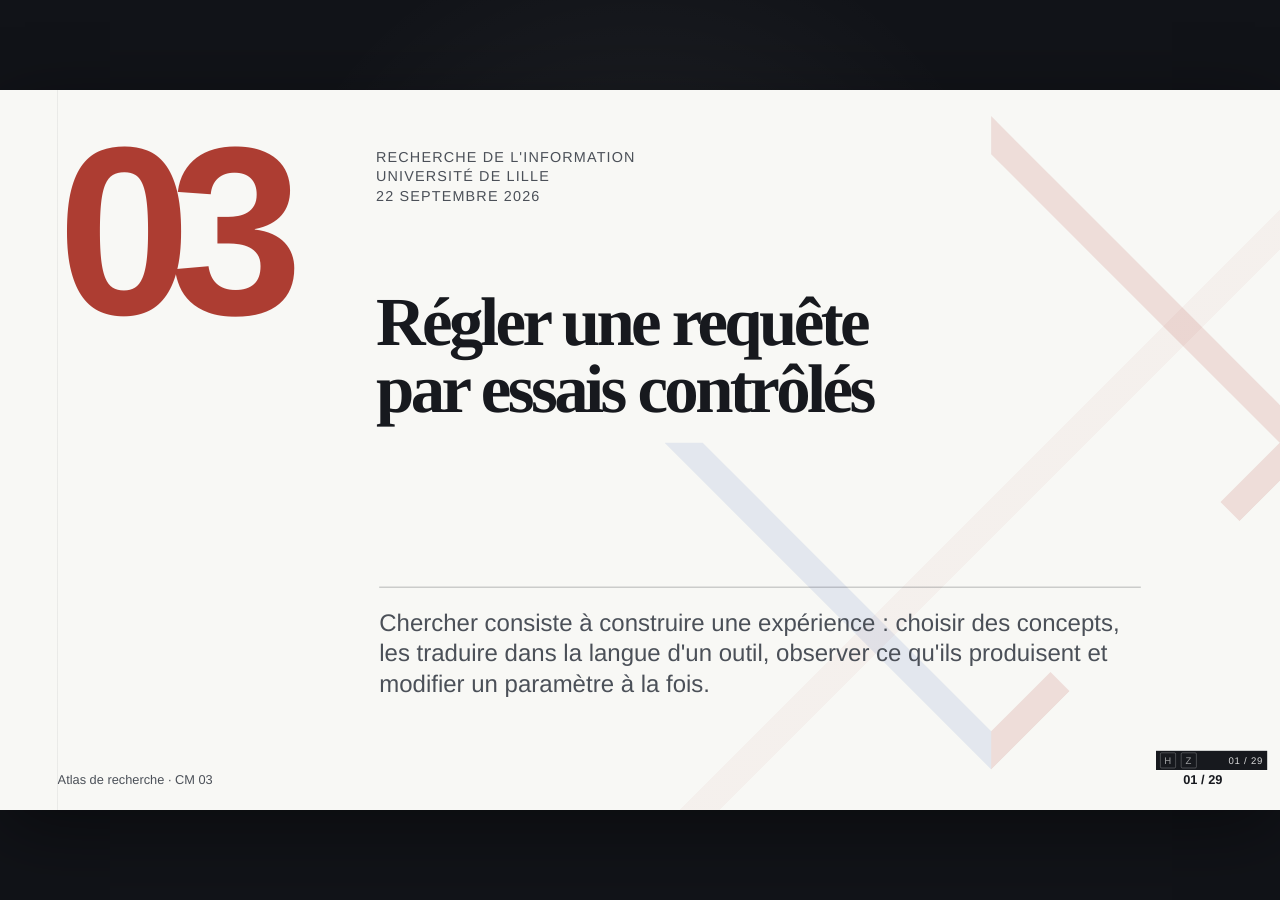
<file: cm03.html>
<!doctype html>
<html lang="fr">
<head>
  <meta charset="utf-8">
  <meta name="viewport" content="width=device-width, initial-scale=1, viewport-fit=cover">
  <meta name="color-scheme" content="light">
  <title>CM 03 · La requête comme instrument d&#x27;enquête</title>
  <link rel="stylesheet" href="styles.css">
  <link rel="stylesheet" href="visual-system-v2.css">
  <link rel="stylesheet" href="media-system-v2.css">
  <link rel="stylesheet" href="zoom-system.css">
</head>
<body>
  <div class="atlas-viewport" data-atlas-viewport>
    <div class="atlas-canvas" data-atlas-canvas>
      <section class="atlas-slide cover-slide" id="cm03-s001" data-slide data-accent="coral" hidden inert aria-hidden="true" style="display:none!important">
  <div class="cover-index">03</div>
  <div class="cover-meta">Recherche de l'information<br>Université de Lille<br>22 septembre 2026</div>
  <h1 class="cover-title">Régler une requête par essais contrôlés</h1>
  <p class="cover-subtitle">Chercher consiste à construire une expérience : choisir des concepts, les traduire dans la langue d&#x27;un outil, observer ce qu&#x27;ils produisent et modifier un paramètre à la fois.</p>
  <footer class="slide-footer"><span class="footer-course">Atlas de recherche · CM 03</span><span></span><span class="footer-number">01 / 29</span></footer>
</section>
<section class="atlas-slide kind-question composition-question many-points" id="cm03-s002" data-slide data-kind="question" data-accent="coral" data-readout="side" data-title-size="compact" data-density="tight" hidden inert aria-hidden="true" style="--copy-width:400px;display:none!important">
  <div class="slide-rule" aria-hidden="true"></div>
  <header class="slide-header">
    <div class="slide-kicker">LE PIÈGE DE LA PHRASE PARFAITE</div>
    <h2 class="slide-title">Pourquoi la question la plus précise peut-elle échouer ?</h2>
    <div class="slide-coordinate">CM 03<br>02 · 29</div>
  </header>
  <main class="slide-body"><div class="question-stage stage-without-lead"><div class="visual-zone statement-visual"><div class="atlas-scene"><div class="statement-node-rail" style="--rail-count:4"><div class="scene-node" data-node-id="need" data-tone="ink"><span class="node-index">01</span><span class="node-label">intention riche</span></div><div class="scene-node" data-node-id="sentence" data-tone="accent"><span class="node-index">02</span><span class="node-label">phrase unique</span></div><div class="scene-node" data-node-id="engine" data-tone="muted"><span class="node-index">03</span><span class="node-label">syntaxe locale</span></div><div class="scene-node" data-node-id="zero" data-tone="signal"><span class="node-index">04</span><span class="node-label">0 résultat</span></div></div></div></div><ol class="point-list point-columns-1" style="--point-count:4;--point-columns:1;--point-rows:4"><li><span class="point-index" aria-hidden="true">01</span><span class="point-copy">Les auteurs peuvent employer un lexique différent de celui de la question.</span></li><li><span class="point-index" aria-hidden="true">02</span><span class="point-copy">Certaines contraintes sont décrites dans les métadonnées tandis que le texte porte d’autres indices.</span></li><li><span class="point-index" aria-hidden="true">03</span><span class="point-copy">La syntaxe comprise varie d&#x27;un outil à l&#x27;autre.</span></li><li><span class="point-index" aria-hidden="true">04</span><span class="point-copy">Chaque ajout peut réduire l&#x27;ensemble jusqu&#x27;au silence.</span></li></ol></div></main>
  <aside class="state-readout is-baseline" aria-live="polite" data-baseline-label="Question" data-baseline-headline="Les termes du problème" data-baseline-body="Une phrase longue semble fidèle à votre intention. Pour le système, elle peut devenir une série de mots obligatoires, d&#x27;ambiguïtés et de contraintes qui ne coexistent dans aucun document."><div class="state-counter" data-state-counter>00 / 04</div><div class="state-label" data-state-label>Question</div><h3 class="state-headline" data-state-headline>Les termes du problème</h3><p class="state-body" data-state-body>Une phrase longue semble fidèle à votre intention. Pour le système, elle peut devenir une série de mots obligatoires, d&#x27;ambiguïtés et de contraintes qui ne coexistent dans aucun document.</p></aside>
  <script type="application/json" class="state-data">[{"label":"Intention","headline":"Votre question contient plusieurs dimensions","body":"Objet, phénomène, terrain, période et type de preuve peuvent mobiliser des vocabulaires différents.","show":["need"],"dim":["sentence","engine","zero"],"mode":"accumulate"},{"label":"Compression","headline":"La phrase masque la fonction de chaque terme","body":"On ne sait plus quelle contrainte est indispensable, laquelle est une variante et laquelle devrait devenir un filtre.","show":["sentence"],"dim":["need","engine","zero"],"mode":"accumulate"},{"label":"Traduction","headline":"L'outil impose sa propre grammaire","body":"Un moteur web, une base bibliographique et un portail de données ne découpent pas la même chaîne de la même façon.","show":["engine"],"dim":["need","sentence","zero"],"mode":"accumulate"},{"label":"Silence","headline":"Le zéro ne révèle pas quelle contrainte a fermé la recherche","body":"Il faut démonter la phrase et tester ses dimensions séparément.","show":["zero"],"dim":["need","sentence","engine"],"mode":"transform"}]</script>
  <footer class="slide-footer">
    <span class="footer-course">Recherche de l'information · CM 03</span>
    <span class="footer-source"></span>
    <span class="footer-number">02 / 29</span>
  </footer>
</section>
<section class="atlas-slide kind-statement composition-statement many-points" id="cm03-s005" data-slide data-kind="statement" data-accent="coral" data-readout="side" data-title-size="compact" data-density="normal" hidden inert aria-hidden="true" style="--copy-width:400px;display:none!important">
  <div class="slide-rule" aria-hidden="true"></div>
  <header class="slide-header">
    <div class="slide-kicker">I · CONSTRUIRE LE LANGAGE</div>
    <h2 class="slide-title">Décomposer la question avant de chercher ses mots</h2>
    <div class="slide-coordinate">CM 03<br>03 · 29</div>
  </header>
  <main class="slide-body"><div class="statement-stage stage-without-lead"><div class="visual-zone statement-visual"><div class="atlas-scene"><div class="statement-node-rail" style="--rail-count:6"><div class="scene-node" data-node-id="question" data-tone="ink"><span class="node-index">01</span><span class="node-label">question</span></div><div class="scene-node" data-node-id="phenomenon" data-tone="accent"><span class="node-index">02</span><span class="node-label">phénomène</span></div><div class="scene-node" data-node-id="object" data-tone="accent"><span class="node-index">03</span><span class="node-label">objet</span></div><div class="scene-node" data-node-id="place" data-tone="signal"><span class="node-index">04</span><span class="node-label">terrain</span></div><div class="scene-node" data-node-id="time" data-tone="muted"><span class="node-index">05</span><span class="node-label">temps</span></div><div class="scene-node" data-node-id="matrix" data-tone="signal"><span class="node-index">06</span><span class="node-label">matrice</span></div></div></div></div><ol class="point-list point-columns-1" style="--point-count:2;--point-columns:1;--point-rows:2"><li><span class="point-index" aria-hidden="true">01</span><span class="point-copy">Un concept occupe d’abord un rôle dans la question ; ses termes restent à identifier dans le corpus.</span></li><li><span class="point-index" aria-hidden="true">02</span><span class="point-copy">Plusieurs termes peuvent exprimer ce rôle ; certains rôles peuvent devenir des filtres.</span></li></ol></div></main>
  <aside class="state-readout is-baseline" aria-live="polite" data-baseline-label="Vue d’ensemble" data-baseline-headline="La scène complète" data-baseline-body="La première opération isole les dimensions dont la relation forme le problème ; le travail lexical vient ensuite."><div class="state-counter" data-state-counter>00 / 03</div><div class="state-label" data-state-label>Vue d’ensemble</div><h3 class="state-headline" data-state-headline>La scène complète</h3><p class="state-body" data-state-body>La première opération isole les dimensions dont la relation forme le problème ; le travail lexical vient ensuite.</p></aside>
  <script type="application/json" class="state-data">[{"label":"Relation","headline":"La question articule plusieurs dimensions","body":"Elle demande des documents capables d’éclairer une relation précise entre les dimensions du problème.","show":["question"],"dim":["phenomenon","object","place","time","matrix"],"mode":"replace"},{"label":"Rôles","headline":"Chaque dimension reçoit une fonction","body":"Phénomène, objet, terrain et temps ne seront pas nécessairement recherchés dans les mêmes champs ni au même moment.","show":["phenomenon","object","place","time"],"dim":["question","matrix"],"mode":"replace"},{"label":"Matrice","headline":"La séparation prépare plusieurs formulations","body":"Chaque bloc reçoit plusieurs mots, un champ et une hypothèse à tester. Une variante lexicale peut changer sans reconstruire toute la question.","show":["question","phenomenon","object","place","time","matrix"],"dim":[],"mode":"transform"}]</script>
  <footer class="slide-footer">
    <span class="footer-course">Recherche de l'information · CM 03</span>
    <span class="footer-source"></span>
    <span class="footer-number">03 / 29</span>
  </footer>
</section>
<section class="atlas-slide kind-case composition-evidence many-points" id="cm03-s006" data-slide data-kind="case" data-accent="coral" data-readout="side" data-title-size="compact" data-density="tight" hidden inert aria-hidden="true" style="--copy-width:400px;display:none!important">
  <div class="slide-rule" aria-hidden="true"></div>
  <header class="slide-header">
    <div class="slide-kicker">QUESTION D&#x27;ENQUÊTE</div>
    <h2 class="slide-title">Un fil rouge : chaleur extrême et régularité ferroviaire</h2>
    <div class="slide-coordinate">CM 03<br>04 · 29</div>
  </header>
  <main class="slide-body"><div class="atlas-layout"><div class="copy-zone copy-without-lead"><ol class="point-list point-columns-1" style="--point-count:4;--point-columns:1;--point-rows:4"><li><span class="point-index" aria-hidden="true">01</span><span class="point-copy">Le phénomène climatique possède des mesures et des vocabulaires propres.</span></li><li><span class="point-index" aria-hidden="true">02</span><span class="point-copy">La performance ferroviaire est décrite par des indicateurs, des catégories de trains et des opérateurs.</span></li><li><span class="point-index" aria-hidden="true">03</span><span class="point-copy">La relation demandera probablement des publications, des données et des documentations techniques.</span></li><li><span class="point-index" aria-hidden="true">04</span><span class="point-copy">Le terrain et la période pourront être traités par filtres selon l&#x27;outil.</span></li></ol></div><div class="visual-zone"><div class="visual-frame visual-constellation"><div class="atlas-scene geometry-locked" data-visual-type="constellation"><svg class="scene-edges" viewBox="0 0 100 100" preserveAspectRatio="none" aria-hidden="true"><defs><marker id="arrow-cm03-s006" markerWidth="5" markerHeight="5" refX="4" refY="2.5" orient="auto" markerUnits="strokeWidth"><path d="M0,0 L5,2.5 L0,5 Z" fill="context-stroke"></path></marker></defs><line class="scene-edge" data-edge-from="heat" data-edge-to="relation" x1="25.30" y1="9.81" x2="50.00" y2="90.19" marker-end="url(#arrow-cm03-s006)"></line><line class="scene-edge" data-edge-from="rail" data-edge-to="relation" x1="74.70" y1="9.81" x2="50.00" y2="90.19" marker-end="url(#arrow-cm03-s006)"></line><line class="scene-edge" data-edge-from="performance" data-edge-to="relation" x1="25.30" y1="50.00" x2="50.00" y2="90.19" marker-end="url(#arrow-cm03-s006)"></line><line class="scene-edge" data-edge-from="france" data-edge-to="relation" x1="74.70" y1="50.00" x2="50.00" y2="90.19" marker-end="url(#arrow-cm03-s006)"></line></svg><div class="scene-node" data-node-id="heat" data-tone="signal" style="--x:25.30;--y:9.81;--node-w:249.0px;--node-h:100.0px"><span class="node-index">01</span><span class="node-label">chaleur extrême</span><span class="node-detail">température, canicule</span></div><div class="scene-node" data-node-id="rail" data-tone="ink" style="--x:74.70;--y:9.81;--node-w:249.0px;--node-h:100.0px"><span class="node-index">02</span><span class="node-label">réseau ferroviaire</span><span class="node-detail">infrastructure et circulation</span></div><div class="scene-node" data-node-id="performance" data-tone="accent" style="--x:25.30;--y:50.00;--node-w:249.0px;--node-h:100.0px"><span class="node-index">03</span><span class="node-label">régularité</span><span class="node-detail">retards et suppressions</span></div><div class="scene-node" data-node-id="france" data-tone="muted" style="--x:74.70;--y:50.00;--node-w:249.0px;--node-h:100.0px"><span class="node-index">04</span><span class="node-label">France · 2019–2026</span><span class="node-detail">terrain et période</span></div><div class="scene-node" data-node-id="relation" data-tone="accent" style="--x:50.00;--y:90.19;--node-w:249.0px;--node-h:100.0px"><span class="node-index">05</span><span class="node-label">relation documentée</span><span class="node-detail">mécanismes et mesures</span></div></div></div></div></div></main>
  <aside class="state-readout is-baseline" aria-live="polite" data-baseline-label="Document" data-baseline-headline="Le cas avant son analyse" data-baseline-body="Comment les épisodes de chaleur extrême sont-ils reliés aux retards et suppressions de trains en France métropolitaine depuis 2019 ?"><div class="state-counter" data-state-counter>00 / 04</div><div class="state-label" data-state-label>Document</div><h3 class="state-headline" data-state-headline>Le cas avant son analyse</h3><p class="state-body" data-state-body>Comment les épisodes de chaleur extrême sont-ils reliés aux retards et suppressions de trains en France métropolitaine depuis 2019 ?</p></aside>
  <script type="application/json" class="state-data">[{"label":"Phénomène","headline":"La chaleur doit devenir une variable documentable","body":"Température maximale, vague de chaleur, dilatation des rails ou restrictions de vitesse n'appartiennent pas au même niveau d'explication.","show":["heat","relation"],"dim":["rail","performance","france"],"mode":"accumulate"},{"label":"Effet","headline":"La performance demande des indicateurs observables","body":"Retard moyen, proportion de trains à l'heure et suppressions produisent des lectures différentes du service.","show":["rail","performance","relation"],"dim":["heat","france"],"mode":"accumulate"},{"label":"Terrain","headline":"Le filtre géographique ne suffit pas toujours","body":"Les données peuvent être organisées par axe, gare, activité ou région, avec une géographie différente de « France métropolitaine ».","show":["france","relation"],"dim":["heat","rail","performance"],"mode":"accumulate"},{"label":"Relation","headline":"La question exige de relier des corpus hétérogènes","body":"Aucune requête unique ne produira vraisemblablement toute la réponse : il faudra une trajectoire entre données et explications.","show":["heat","rail","performance","france","relation"],"dim":[],"mode":"transform"}]</script>
  <footer class="slide-footer">
    <span class="footer-course">Recherche de l'information · CM 03</span>
    <span class="footer-source"></span>
    <span class="footer-number">04 / 29</span>
  </footer>
</section>
<section class="atlas-slide kind-explain composition-band many-points" id="cm03-s007" data-slide data-kind="explain" data-accent="coral" data-readout="side" data-title-size="compact" data-density="tight" hidden inert aria-hidden="true" style="--copy-width:400px;display:none!important">
  <div class="slide-rule" aria-hidden="true"></div>
  <header class="slide-header">
    <div class="slide-kicker">MATRICE CONCEPTUELLE</div>
    <h2 class="slide-title">Un bloc regroupe des équivalents justifiés par le corpus</h2>
    <div class="slide-coordinate">CM 03<br>05 · 29</div>
  </header>
  <main class="slide-body"><div class="atlas-layout"><div class="copy-zone copy-without-lead"><ol class="point-list point-columns-1" style="--point-count:4;--point-columns:1;--point-rows:4"><li><span class="point-index" aria-hidden="true">01</span><span class="point-copy">Bloc A : chaleur extrême, canicule, vague de chaleur, extreme heat, heatwave.</span></li><li><span class="point-index" aria-hidden="true">02</span><span class="point-copy">Bloc B : ferroviaire, chemin de fer, rail transport, railway infrastructure.</span></li><li><span class="point-index" aria-hidden="true">03</span><span class="point-copy">Bloc C : retard, suppression, régularité, ponctualité, delay, cancellation.</span></li><li><span class="point-index" aria-hidden="true">04</span><span class="point-copy">Terrain et période sont conservés séparément pour décider plus tard de leur syntaxe.</span></li></ol></div><div class="visual-zone"><div class="visual-frame visual-stream"><div class="atlas-scene geometry-locked" data-visual-type="stream"><div class="scene-axis" aria-hidden="true"></div><svg class="scene-edges" viewBox="0 0 100 100" preserveAspectRatio="none" aria-hidden="true"><defs><marker id="arrow-cm03-s007" markerWidth="5" markerHeight="5" refX="4" refY="2.5" orient="auto" markerUnits="strokeWidth"><path d="M0,0 L5,2.5 L0,5 Z" fill="context-stroke"></path></marker></defs><line class="scene-edge" data-edge-from="a" data-edge-to="combine" x1="25.30" y1="10.23" x2="74.70" y2="50.00" marker-end="url(#arrow-cm03-s007)"></line><line class="scene-edge" data-edge-from="b" data-edge-to="combine" x1="74.70" y1="10.23" x2="74.70" y2="50.00" marker-end="url(#arrow-cm03-s007)"></line><line class="scene-edge" data-edge-from="c" data-edge-to="combine" x1="25.30" y1="50.00" x2="74.70" y2="50.00" marker-end="url(#arrow-cm03-s007)"></line><line class="scene-edge" data-edge-from="combine" data-edge-to="filters" x1="74.70" y1="50.00" x2="50.00" y2="89.77" marker-end="url(#arrow-cm03-s007)"></line></svg><div class="scene-node" data-node-id="a" data-tone="signal" style="--x:25.30;--y:10.23;--node-w:249.0px;--node-h:105.0px"><span class="node-index">01</span><span class="node-label">A · chaleur</span><span class="node-detail">formes équivalentes du phénomène</span></div><div class="scene-node" data-node-id="b" data-tone="ink" style="--x:74.70;--y:10.23;--node-w:249.0px;--node-h:105.0px"><span class="node-index">02</span><span class="node-label">B · ferroviaire</span><span class="node-detail">objet et infrastructure</span></div><div class="scene-node" data-node-id="c" data-tone="accent" style="--x:25.30;--y:50.00;--node-w:249.0px;--node-h:105.0px"><span class="node-index">03</span><span class="node-label">C · performance</span><span class="node-detail">retards et suppressions</span></div><div class="scene-node" data-node-id="combine" data-tone="accent" style="--x:74.70;--y:50.00;--node-w:249.0px;--node-h:105.0px"><span class="node-index">04</span><span class="node-label">A AND B AND C</span><span class="node-detail">relation recherchée</span></div><div class="scene-node" data-node-id="filters" data-tone="muted" style="--x:50.00;--y:89.77;--node-w:249.0px;--node-h:105.0px"><span class="node-index">05</span><span class="node-label">France · 2019–</span><span class="node-detail">filtres possibles</span></div></div></div></div></div></main>
  <aside class="state-readout is-baseline" aria-live="polite" data-baseline-label="Vue d’ensemble" data-baseline-headline="La scène complète" data-baseline-body="À l&#x27;intérieur d&#x27;un bloc, les termes doivent pouvoir jouer le même rôle dans la requête. Entre les blocs, les rôles restent distincts."><div class="state-counter" data-state-counter>00 / 04</div><div class="state-label" data-state-label>Vue d’ensemble</div><h3 class="state-headline" data-state-headline>La scène complète</h3><p class="state-body" data-state-body>À l&#x27;intérieur d&#x27;un bloc, les termes doivent pouvoir jouer le même rôle dans la requête. Entre les blocs, les rôles restent distincts.</p></aside>
  <script type="application/json" class="state-data">[{"label":"A","headline":"Un phénomène, plusieurs formulations","body":"Chaque variante élargit les chances de rencontrer le langage du corpus sans ajouter un nouveau sujet.","show":["a"],"dim":["b","c","combine","filters"],"mode":"accumulate"},{"label":"B","headline":"L'objet reste un bloc indépendant","body":"« Rail » ne remplace pas « heatwave » : les deux dimensions devront coexister dans le document candidat.","show":["a","b"],"dim":["c","combine","filters"],"mode":"accumulate"},{"label":"C","headline":"L'effet observé complète la relation","body":"Sans le bloc performance, la recherche peut dériver vers l'ingénierie thermique générale des rails.","show":["a","b","c","combine"],"dim":["filters"],"mode":"accumulate"},{"label":"Filtrer","headline":"Toutes les dimensions ne doivent pas entrer dans le texte","body":"Une date structurée est souvent plus fiable qu'ajouter « depuis 2019 » aux mots recherchés.","show":["combine","filters"],"dim":["a","b","c"],"mode":"transform"}]</script>
  <footer class="slide-footer">
    <span class="footer-course">Recherche de l'information · CM 03</span>
    <span class="footer-source"></span>
    <span class="footer-number">05 / 29</span>
  </footer>
</section>
<section class="atlas-slide kind-compare composition-duel many-points" id="cm03-s008" data-slide data-kind="compare" data-accent="coral" data-readout="side" data-title-size="compact" data-density="normal" hidden inert aria-hidden="true" style="--copy-width:400px;display:none!important">
  <div class="slide-rule" aria-hidden="true"></div>
  <header class="slide-header">
    <div class="slide-kicker">INDISPENSABLE OU FILTRE ?</div>
    <h2 class="slide-title">Le noyau de recherche retient les critères opératoires</h2>
    <div class="slide-coordinate">CM 03<br>06 · 29</div>
  </header>
  <main class="slide-body"><div class="atlas-layout"><div class="copy-zone copy-without-lead"><ol class="point-list point-columns-1" style="--point-count:3;--point-columns:1;--point-rows:3"><li><span class="point-index" aria-hidden="true">01</span><span class="point-copy">Le noyau protège le sens : sans chaleur ou sans ferroviaire, la question change.</span></li><li><span class="point-index" aria-hidden="true">02</span><span class="point-copy">Un filtre protège le périmètre : date, langue, type de document ou accès.</span></li><li><span class="point-index" aria-hidden="true">03</span><span class="point-copy">Reporter un critère rend visible son effet sur le volume et le silence.</span></li></ol></div><div class="visual-zone"><div class="visual-frame visual-split"><div class="atlas-scene" data-visual-type="split"><svg class="scene-edges" viewBox="0 0 100 100" preserveAspectRatio="none" aria-hidden="true"><defs><marker id="arrow-cm03-s008" markerWidth="5" markerHeight="5" refX="4" refY="2.5" orient="auto" markerUnits="strokeWidth"><path d="M0,0 L5,2.5 L0,5 Z" fill="context-stroke"></path></marker></defs><line class="scene-edge" data-edge-from="core" data-edge-to="meaning" x1="25.34" y1="12.71" x2="74.66" y2="12.71" marker-end="url(#arrow-cm03-s008)"></line><line class="scene-edge" data-edge-from="criteria" data-edge-to="filters" x1="25.34" y1="87.29" x2="74.66" y2="87.29" marker-end="url(#arrow-cm03-s008)"></line></svg><div class="scene-node" data-node-id="core" data-tone="accent" style="--x:25.34;--y:12.71;--node-w:193.0px;--node-h:100.0px"><span class="node-index">01</span><span class="node-label">noyau</span><span class="node-detail">chaleur AND ferroviaire</span></div><div class="scene-node" data-node-id="meaning" data-tone="signal" style="--x:74.66;--y:12.71;--node-w:193.0px;--node-h:100.0px"><span class="node-index">02</span><span class="node-label">relation</span><span class="node-detail">sens minimal préservé</span></div><div class="scene-node" data-node-id="criteria" data-tone="ink" style="--x:25.34;--y:87.29;--node-w:193.0px;--node-h:100.0px"><span class="node-index">03</span><span class="node-label">critères</span><span class="node-detail">France, date, type</span></div><div class="scene-node" data-node-id="filters" data-tone="muted" style="--x:74.66;--y:87.29;--node-w:193.0px;--node-h:100.0px"><span class="node-index">04</span><span class="node-label">filtres</span><span class="node-detail">appliqués et retirables</span></div></div></div></div></div></main>
  <aside class="state-readout is-baseline" aria-live="polite" data-baseline-label="Comparaison" data-baseline-headline="Deux lectures à distinguer" data-baseline-body="Un concept doit entrer dans le noyau s&#x27;il définit la relation recherchée. Un critère de sélection peut souvent être appliqué après la première récupération."><div class="state-counter" data-state-counter>00 / 03</div><div class="state-label" data-state-label>Comparaison</div><h3 class="state-headline" data-state-headline>Deux lectures à distinguer</h3><p class="state-body" data-state-body>Un concept doit entrer dans le noyau s&#x27;il définit la relation recherchée. Un critère de sélection peut souvent être appliqué après la première récupération.</p></aside>
  <script type="application/json" class="state-data">[{"label":"Noyau","headline":"Retirer un concept indispensable détruit la question","body":"Une recherche sur la chaleur sans dimension ferroviaire ne peut plus sélectionner la relation étudiée.","show":["core","meaning"],"dim":["criteria","filters"],"mode":"replace"},{"label":"Critères","headline":"Retirer un filtre élargit le périmètre sans changer l'objet","body":"Ouvrir la période peut récupérer une étude antérieure utile pour le mécanisme, même si elle sort du corpus final.","show":["criteria","filters"],"dim":["core","meaning"],"mode":"replace"},{"label":"Séquence","headline":"Séparer les deux rend l'ajustement intelligible","body":"Tester d’abord le noyau, puis ajouter les filtres un à un, rend visibles les gains de précision et les documents perdus.","show":["core","meaning","criteria","filters"],"dim":[],"mode":"transform"}]</script>
  <footer class="slide-footer">
    <span class="footer-course">Recherche de l'information · CM 03</span>
    <span class="footer-source"></span>
    <span class="footer-number">06 / 29</span>
  </footer>
</section>
<section class="atlas-slide kind-sequence composition-field many-points" id="cm03-s009" data-slide data-kind="sequence" data-accent="coral" data-readout="side" data-title-size="compact" data-density="normal" hidden inert aria-hidden="true" style="--copy-width:400px;display:none!important">
  <div class="slide-rule" aria-hidden="true"></div>
  <header class="slide-header">
    <div class="slide-kicker">APPRENDRE LA LANGUE DU CORPUS</div>
    <h2 class="slide-title">Le vocabulaire utile se récolte dans les premiers résultats</h2>
    <div class="slide-coordinate">CM 03<br>07 · 29</div>
  </header>
  <main class="slide-body"><div class="atlas-layout"><div class="copy-zone copy-without-lead"><ol class="point-list point-columns-1" style="--point-count:4;--point-columns:1;--point-rows:4"><li><span class="point-index" aria-hidden="true">01</span><span class="point-copy">Repérer les mots récurrents dans quelques documents clairement pertinents.</span></li><li><span class="point-index" aria-hidden="true">02</span><span class="point-copy">Distinguer termes scientifiques, administratifs, techniques et grand public.</span></li><li><span class="point-index" aria-hidden="true">03</span><span class="point-copy">Ajouter une variante seulement après avoir compris ce qu&#x27;elle déplace.</span></li><li><span class="point-index" aria-hidden="true">04</span><span class="point-copy">Conserver la provenance de chaque terme important.</span></li></ol></div><div class="visual-zone"><div class="visual-frame visual-loop"><div class="atlas-scene" data-visual-type="loop"><svg class="scene-edges" viewBox="0 0 100 100" preserveAspectRatio="none" aria-hidden="true"><defs><marker id="arrow-cm03-s009" markerWidth="5" markerHeight="5" refX="4" refY="2.5" orient="auto" markerUnits="strokeWidth"><path d="M0,0 L5,2.5 L0,5 Z" fill="context-stroke"></path></marker></defs><line class="scene-edge" data-edge-from="seed" data-edge-to="search" x1="25.37" y1="16.60" x2="74.63" y2="16.60" marker-end="url(#arrow-cm03-s009)"></line><line class="scene-edge" data-edge-from="search" data-edge-to="mine" x1="74.63" y1="16.60" x2="25.37" y2="83.40" marker-end="url(#arrow-cm03-s009)"></line><line class="scene-edge" data-edge-from="mine" data-edge-to="matrix" x1="25.37" y1="83.40" x2="74.63" y2="83.40" marker-end="url(#arrow-cm03-s009)"></line><line class="scene-edge" data-edge-from="matrix" data-edge-to="search" x1="74.63" y1="83.40" x2="74.63" y2="16.60" marker-end="url(#arrow-cm03-s009)"></line></svg><div class="scene-node" data-node-id="seed" data-tone="ink" style="--x:25.37;--y:16.60;--node-w:184.0px;--node-h:132.0px"><span class="node-index">01</span><span class="node-label">termes graines</span><span class="node-detail">vocabulaire initial</span></div><div class="scene-node" data-node-id="search" data-tone="accent" style="--x:74.63;--y:16.60;--node-w:184.0px;--node-h:132.0px"><span class="node-index">02</span><span class="node-label">premiers résultats</span><span class="node-detail">échantillon à lire</span></div><div class="scene-node" data-node-id="mine" data-tone="signal" style="--x:25.37;--y:83.40;--node-w:184.0px;--node-h:132.0px"><span class="node-index">03</span><span class="node-label">termes du corpus</span><span class="node-detail">titres, sujets, catégories</span></div><div class="scene-node" data-node-id="matrix" data-tone="accent" style="--x:74.63;--y:83.40;--node-w:184.0px;--node-h:132.0px"><span class="node-index">04</span><span class="node-label">matrice révisée</span><span class="node-detail">variantes justifiées</span></div></div></div></div></div></main>
  <aside class="state-readout is-baseline" aria-live="polite" data-baseline-label="Processus" data-baseline-headline="Le mécanisme complet" data-baseline-body="Votre liste initiale est une hypothèse. Les titres, résumés, champs sujets, catégories et documentations révèlent les expressions réellement employées."><div class="state-counter" data-state-counter>00 / 03</div><div class="state-label" data-state-label>Processus</div><h3 class="state-headline" data-state-headline>Le mécanisme complet</h3><p class="state-body" data-state-body>Votre liste initiale est une hypothèse. Les titres, résumés, champs sujets, catégories et documentations révèlent les expressions réellement employées.</p></aside>
  <script type="application/json" class="state-data">[{"label":"Semer","headline":"Une formulation simple ouvre le corpus","body":"Elle doit être assez large pour rencontrer plusieurs manières de nommer le problème.","show":["seed","search"],"dim":["mine","matrix"],"mode":"accumulate"},{"label":"Lire","headline":"Les résultats pertinents deviennent des sources de vocabulaire","body":"On collecte les expressions qui jouent effectivement le rôle conceptuel recherché.","show":["seed","search","mine"],"dim":["matrix"],"mode":"accumulate"},{"label":"Réviser","headline":"La matrice conserve le mot et sa fonction","body":"Chaque variante est reliée à un concept et justifiée par une source observée.","show":["seed","search","mine","matrix"],"dim":[],"mode":"transform"}]</script>
  <footer class="slide-footer">
    <span class="footer-course">Recherche de l'information · CM 03</span>
    <span class="footer-source"></span>
    <span class="footer-number">07 / 29</span>
  </footer>
</section>
<section class="atlas-slide kind-map composition-field many-points" id="cm03-s010" data-slide data-kind="map" data-accent="coral" data-readout="side" data-title-size="compact" data-density="tight" hidden inert aria-hidden="true" style="--copy-width:400px;display:none!important">
  <div class="slide-rule" aria-hidden="true"></div>
  <header class="slide-header">
    <div class="slide-kicker">RÉSERVOIR LEXICAL</div>
    <h2 class="slide-title">Chaque concept possède plusieurs axes de variation</h2>
    <div class="slide-coordinate">CM 03<br>08 · 29</div>
  </header>
  <main class="slide-body"><div class="atlas-layout"><div class="copy-zone copy-without-lead"><ol class="point-list point-columns-1" style="--point-count:4;--point-columns:1;--point-rows:4"><li><span class="point-index" aria-hidden="true">01</span><span class="point-copy">Formes : singulier, pluriel, sigle, nom développé et graphies concurrentes.</span></li><li><span class="point-index" aria-hidden="true">02</span><span class="point-copy">Niveaux : terme générique, notion précise, indicateur et mécanisme.</span></li><li><span class="point-index" aria-hidden="true">03</span><span class="point-copy">Langues : traduction contrôlée par les usages du domaine.</span></li><li><span class="point-index" aria-hidden="true">04</span><span class="point-copy">Temps : vocabulaire ancien, actuel ou institutionnel.</span></li></ol></div><div class="visual-zone"><div class="visual-frame visual-constellation"><div class="atlas-scene geometry-locked" data-visual-type="constellation"><svg class="scene-edges" viewBox="0 0 100 100" preserveAspectRatio="none" aria-hidden="true"><defs><marker id="arrow-cm03-s010" markerWidth="5" markerHeight="5" refX="4" refY="2.5" orient="auto" markerUnits="strokeWidth"><path d="M0,0 L5,2.5 L0,5 Z" fill="context-stroke"></path></marker></defs><line class="scene-edge" data-edge-from="concept" data-edge-to="forms" x1="25.30" y1="9.81" x2="74.70" y2="9.81" marker-end="url(#arrow-cm03-s010)"></line><line class="scene-edge" data-edge-from="concept" data-edge-to="levels" x1="25.30" y1="9.81" x2="25.30" y2="50.00" marker-end="url(#arrow-cm03-s010)"></line><line class="scene-edge" data-edge-from="concept" data-edge-to="languages" x1="25.30" y1="9.81" x2="74.70" y2="50.00" marker-end="url(#arrow-cm03-s010)"></line><line class="scene-edge" data-edge-from="concept" data-edge-to="institutions" x1="25.30" y1="9.81" x2="50.00" y2="90.19" marker-end="url(#arrow-cm03-s010)"></line></svg><div class="scene-node" data-node-id="concept" data-tone="signal" style="--x:25.30;--y:9.81;--node-w:249.0px;--node-h:100.0px"><span class="node-index">01</span><span class="node-label">retard ferroviaire</span><span class="node-detail">concept pivot</span></div><div class="scene-node" data-node-id="forms" data-tone="accent" style="--x:74.70;--y:9.81;--node-w:249.0px;--node-h:100.0px"><span class="node-index">02</span><span class="node-label">formes</span><span class="node-detail">retard, retards, suppression</span></div><div class="scene-node" data-node-id="levels" data-tone="ink" style="--x:25.30;--y:50.00;--node-w:249.0px;--node-h:100.0px"><span class="node-index">03</span><span class="node-label">niveaux</span><span class="node-detail">régularité, incident, minute</span></div><div class="scene-node" data-node-id="languages" data-tone="accent" style="--x:74.70;--y:50.00;--node-w:249.0px;--node-h:100.0px"><span class="node-index">04</span><span class="node-label">langues</span><span class="node-detail">delay, cancellation, punctuality</span></div><div class="scene-node" data-node-id="institutions" data-tone="muted" style="--x:50.00;--y:90.19;--node-w:249.0px;--node-h:100.0px"><span class="node-index">05</span><span class="node-label">catégories</span><span class="node-detail">indicateurs d&#x27;exploitation</span></div></div></div></div></div></main>
  <aside class="state-readout is-baseline" aria-live="polite" data-baseline-label="Vue d’ensemble" data-baseline-headline="La scène complète" data-baseline-body="Construire des variantes ne consiste pas à accumuler des synonymes. Il faut explorer les changements de langue, de niveau, de forme et de période."><div class="state-counter" data-state-counter>00 / 04</div><div class="state-label" data-state-label>Vue d’ensemble</div><h3 class="state-headline" data-state-headline>La scène complète</h3><p class="state-body" data-state-body>Construire des variantes ne consiste pas à accumuler des synonymes. Il faut explorer les changements de langue, de niveau, de forme et de période.</p></aside>
  <script type="application/json" class="state-data">[{"label":"Formes","headline":"Les variantes graphiques évitent un silence superficiel","body":"Elles rapprochent des chaînes qui désignent clairement la même catégorie sans changer de niveau conceptuel.","show":["concept","forms"],"dim":["levels","languages","institutions"],"mode":"accumulate"},{"label":"Niveaux","headline":"Du générique au mesurable, la question se déplace","body":"« Régularité » ouvre une politique de service ; « minutes de retard » cible un indicateur calculé.","show":["concept","levels"],"dim":["forms","languages","institutions"],"mode":"accumulate"},{"label":"Langues","headline":"Traduire revient à vérifier un usage disciplinaire","body":"Dans les titres pertinents, « punctuality » peut dominer là où la question française emploie « régularité ».","show":["concept","languages"],"dim":["forms","levels","institutions"],"mode":"accumulate"},{"label":"Catégories","headline":"Les producteurs de données imposent leur vocabulaire opérationnel","body":"Un indicateur officiel peut employer « taux de conformité » là où la question utilise un autre vocabulaire.","show":["concept","institutions"],"dim":["forms","levels","languages"],"mode":"transform"}]</script>
  <footer class="slide-footer">
    <span class="footer-course">Recherche de l'information · CM 03</span>
    <span class="footer-source"></span>
    <span class="footer-number">08 / 29</span>
  </footer>
</section>
<section class="atlas-slide kind-case composition-evidence many-points" id="cm03-s011" data-slide data-kind="case" data-accent="coral" data-readout="side" data-title-size="compact" data-density="normal" hidden inert aria-hidden="true" style="--copy-width:400px;display:none!important">
  <div class="slide-rule" aria-hidden="true"></div>
  <header class="slide-header">
    <div class="slide-kicker">EXEMPLE · THÉSAURUS MULTILINGUE</div>
    <h2 class="slide-title">GEMET relie un concept environnemental à plusieurs langues</h2>
    <div class="slide-coordinate">CM 03<br>09 · 29</div>
  </header>
  <main class="slide-body"><div class="atlas-layout"><div class="copy-zone copy-without-lead"><ol class="point-list point-columns-1" style="--point-count:3;--point-columns:1;--point-rows:3"><li><span class="point-index" aria-hidden="true">01</span><span class="point-copy">Le terme retenu stabilise un concept au-delà d&#x27;une traduction spontanée.</span></li><li><span class="point-index" aria-hidden="true">02</span><span class="point-copy">Les relations génériques et associées ouvrent des élargissements contrôlés.</span></li><li><span class="point-index" aria-hidden="true">03</span><span class="point-copy">Le vocabulaire du thésaurus doit ensuite être confronté à celui du corpus visé.</span></li></ol></div><div class="visual-zone"><div class="visual-frame visual-network"><div class="atlas-scene geometry-locked" data-visual-type="network"><svg class="scene-edges" viewBox="0 0 100 100" preserveAspectRatio="none" aria-hidden="true"><defs><marker id="arrow-cm03-s011" markerWidth="5" markerHeight="5" refX="4" refY="2.5" orient="auto" markerUnits="strokeWidth"><path d="M0,0 L5,2.5 L0,5 Z" fill="context-stroke"></path></marker></defs><line class="scene-edge" data-edge-from="fr" data-edge-to="concept" x1="74.70" y1="9.81" x2="25.30" y2="9.81" marker-end="url(#arrow-cm03-s011)"></line><line class="scene-edge" data-edge-from="en" data-edge-to="concept" x1="25.30" y1="50.00" x2="25.30" y2="9.81" marker-end="url(#arrow-cm03-s011)"></line><line class="scene-edge" data-edge-from="concept" data-edge-to="broader" x1="25.30" y1="9.81" x2="74.70" y2="50.00" marker-end="url(#arrow-cm03-s011)"></line><line class="scene-edge" data-edge-from="concept" data-edge-to="related" x1="25.30" y1="9.81" x2="50.00" y2="90.19" marker-end="url(#arrow-cm03-s011)"></line></svg><div class="scene-node" data-node-id="concept" data-tone="signal" style="--x:25.30;--y:9.81;--node-w:249.0px;--node-h:100.0px"><span class="node-index">01</span><span class="node-label">concept GEMET</span><span class="node-detail">identifiant stable</span></div><div class="scene-node" data-node-id="fr" data-tone="accent" style="--x:74.70;--y:9.81;--node-w:249.0px;--node-h:100.0px"><span class="node-index">02</span><span class="node-label">FR</span><span class="node-detail">terme préféré</span></div><div class="scene-node" data-node-id="en" data-tone="accent" style="--x:25.30;--y:50.00;--node-w:249.0px;--node-h:100.0px"><span class="node-index">03</span><span class="node-label">EN</span><span class="node-detail">équivalent anglais</span></div><div class="scene-node" data-node-id="broader" data-tone="ink" style="--x:74.70;--y:50.00;--node-w:249.0px;--node-h:100.0px"><span class="node-index">04</span><span class="node-label">plus générique</span><span class="node-detail">élargir le niveau</span></div><div class="scene-node" data-node-id="related" data-tone="muted" style="--x:50.00;--y:90.19;--node-w:249.0px;--node-h:100.0px"><span class="node-index">05</span><span class="node-label">associé</span><span class="node-detail">explorer une relation</span></div></div></div></div></div></main>
  <aside class="state-readout is-baseline" aria-live="polite" data-baseline-label="Cas observable" data-baseline-headline="GEMET Thesaurus" data-baseline-body="Entrée : un concept lié à la chaleur extrême. Sortie : termes multilingues et relations conceptuelles. un vocabulaire contrôlé sert à explorer des relations nommées et à structurer une famille de termes"><div class="state-counter" data-state-counter>00 / 03</div><div class="state-label" data-state-label>Cas observable</div><h3 class="state-headline" data-state-headline>GEMET Thesaurus</h3><p class="state-body" data-state-body>Entrée : un concept lié à la chaleur extrême. Sortie : termes multilingues et relations conceptuelles. un vocabulaire contrôlé sert à explorer des relations nommées et à structurer une famille de termes</p></aside>
  <script type="application/json" class="state-data">[{"label":"Aligner","headline":"L'identifiant relie les étiquettes linguistiques","body":"La traduction ne repose plus sur une ressemblance de mots, mais sur leur rattachement à une même notion.","show":["fr","en","concept"],"dim":["broader","related"],"mode":"accumulate"},{"label":"Élargir","headline":"La hiérarchie change le niveau de généralité","body":"Monter vers un concept plus large augmente le rappel, mais peut faire entrer des phénomènes différents.","show":["concept","broader"],"dim":["fr","en","related"],"mode":"accumulate"},{"label":"Explorer","headline":"Une relation associée propose un autre angle","body":"Elle nourrit une nouvelle piste sans prétendre que les deux concepts sont synonymes.","show":["concept","related"],"dim":["fr","en","broader"],"mode":"transform"}]</script>
  <footer class="slide-footer">
    <span class="footer-course">Recherche de l'information · CM 03</span>
    <span class="footer-source">GEMET — listes thématiques du thésaurus environnemental · <a href="https://www.eionet.europa.eu/gemet/en/themes/" target="_blank" rel="noreferrer">Lien</a>  /  GEMET — principes, structure et maintenance · <a href="https://www.eionet.europa.eu/gemet/en/about/" target="_blank" rel="noreferrer">Lien</a></span>
    <span class="footer-number">09 / 29</span>
  </footer>
</section>
<section class="atlas-slide kind-compare composition-duel many-points" id="cm03-s012" data-slide data-kind="compare" data-accent="coral" data-readout="side" data-title-size="compact" data-density="normal" hidden inert aria-hidden="true" style="--copy-width:400px;display:none!important">
  <div class="slide-rule" aria-hidden="true"></div>
  <header class="slide-header">
    <div class="slide-kicker">DEUX PORTES D&#x27;ENTRÉE</div>
    <h2 class="slide-title">Langage libre et vocabulaire contrôlé se corrigent mutuellement</h2>
    <div class="slide-coordinate">CM 03<br>10 · 29</div>
  </header>
  <main class="slide-body"><div class="atlas-layout"><div class="copy-zone copy-without-lead"><ol class="point-list point-columns-1" style="--point-count:3;--point-columns:1;--point-rows:3"><li><span class="point-index" aria-hidden="true">01</span><span class="point-copy">Le langage libre accueille les termes nouveaux, locaux et imprévus.</span></li><li><span class="point-index" aria-hidden="true">02</span><span class="point-copy">Le vocabulaire contrôlé stabilise synonymes, hiérarchies et identités.</span></li><li><span class="point-index" aria-hidden="true">03</span><span class="point-copy">Alterner les deux permet d&#x27;apprendre le corpus puis de consolider la recherche.</span></li></ol></div><div class="visual-zone"><div class="visual-frame visual-document"><div class="atlas-scene media-composite" data-visual-type="document" style="--media-track-h:188px"><figure class="document-media is-zoom-target has-source-strip" data-zoomable="true" data-source-title="LOTERRE — un vocabulaire contrôlé est un objet documenté" data-source-caption="Le thésaurus publie des mots avec leurs relations, langues, version, licence, identifiant et formats de réutilisation." data-source-credit="Institut de l’information scientifique et technique (Inist-CNRS/UAR76) — LOTERRE" data-source-license="CC BY 4.0, licence affichée dans la fiche du vocabulaire." data-source-url="https://loterre.fr/skosmos/TSO/en/" data-fit="contain" style="--media-position:center"><div class="document-image-area"><div class="media-artboard" style="width:338.08px;height:364.00px"><img src="assets/media_v2/cm03_loterre_thesaurus.png" alt="Capture sans personne du thésaurus Open science de LOTERRE avec index hiérarchique à gauche et métadonnées SKOS à droite." loading="eager" decoding="async"><span class="media-hotspot" data-zoom-id="terms" aria-label="Termes" data-zoom-label="Termes" data-zoom-headline="Les variantes renvoient vers des formes préférées" data-zoom-body="Les flèches de l’index rendent visibles les équivalences et empêchent de traiter chaque chaîne comme un concept indépendant." data-zoom-mode="replace" data-zoom-tone="teal" style="--hotspot-x:1.000;--hotspot-y:18.000;--hotspot-w:33.000;--hotspot-h:70.000"></span><span class="media-hotspot" data-zoom-id="identity" aria-label="Description" data-zoom-label="Description" data-zoom-headline="Le vocabulaire expose son intention et son producteur" data-zoom-body="Titre, description et créateur permettent d’évaluer si le thésaurus convient réellement au domaine étudié." data-zoom-mode="replace" data-zoom-tone="accent" style="--hotspot-x:36.000;--hotspot-y:18.000;--hotspot-w:62.000;--hotspot-h:21.500"></span><span class="media-hotspot" data-zoom-id="governance" aria-label="Gouvernance" data-zoom-label="Gouvernance" data-zoom-headline="Langues, version, licence et URI rendent l’usage contrôlable" data-zoom-body="Ces métadonnées documentent la portée, la réutilisation et l’identification stable du système de concepts." data-zoom-mode="replace" data-zoom-tone="violet" style="--hotspot-x:36.000;--hotspot-y:40.000;--hotspot-w:62.000;--hotspot-h:53.000"></span></div></div><figcaption class="document-source-strip" title="Institut de l’information scientifique et technique (Inist-CNRS/UAR76) — LOTERRE · CC BY 4.0, licence affichée dans la fiche du vocabulaire."><span>Institut de l’information scientifique et technique (Inist-CNRS/UAR76) — LOTERRE · CC BY 4.0, licence affichée dans la fiche du vocabulaire.</span><a href="https://loterre.fr/skosmos/TSO/en/" target="_blank" rel="noreferrer">Lien</a></figcaption></figure><div class="media-node-track" style="--media-node-count:4;--media-node-columns:2;--media-node-rows:2;--media-track-h:188px"><div class="scene-node" data-node-id="free" data-tone="ink"><span class="node-index">01</span><span class="node-label">mots du document</span></div><div class="scene-node" data-node-id="freehit" data-tone="accent"><span class="node-index">02</span><span class="node-label">plein texte</span></div><div class="scene-node" data-node-id="controlled" data-tone="signal"><span class="node-index">03</span><span class="node-label">descripteur</span></div><div class="scene-node" data-node-id="fieldhit" data-tone="accent"><span class="node-index">04</span><span class="node-label">champ sujet</span></div></div></div></div></div></div></main>
  <aside class="state-readout is-baseline" aria-live="polite" data-baseline-label="Comparaison" data-baseline-headline="Deux lectures à distinguer" data-baseline-body="Le langage libre rencontre les mots des documents ; le vocabulaire contrôlé rencontre les catégories attribuées. Leur désaccord indique souvent où la recherche perd du rappel."><div class="state-counter" data-state-counter>00 / 03</div><div class="state-label" data-state-label>Comparaison</div><h3 class="state-headline" data-state-headline>Deux lectures à distinguer</h3><p class="state-body" data-state-body>Le langage libre rencontre les mots des documents ; le vocabulaire contrôlé rencontre les catégories attribuées. Leur désaccord indique souvent où la recherche perd du rappel.</p></aside>
  <script type="application/json" class="state-data">[{"label":"Libre","headline":"Commencer par les mots ouvre l'exploration","body":"Les titres et résumés pertinents révèlent les expressions actuelles et les variantes non prévues.","show":["free","freehit"],"dim":["controlled","fieldhit"],"mode":"replace"},{"label":"Contrôlé","headline":"Le descripteur réunit des formulations dispersées","body":"Une catégorie attribuée peut récupérer un document qui n'emploie pas votre terme exact.","show":["controlled","fieldhit"],"dim":["free","freehit"],"mode":"replace"},{"label":"Boucle","headline":"Les résultats libres apprennent le descripteur, puis le descripteur élargit","body":"Cette alternance produit une stratégie progressive plutôt qu'un choix exclusif entre deux langages.","show":["free","freehit","controlled","fieldhit"],"dim":[],"mode":"transform"}]</script>
  <footer class="slide-footer">
    <span class="footer-course">Recherche de l'information · CM 03</span>
    <span class="footer-source">Institut de l’information scientifique et technique (Inist-CNRS/UAR76) — LOTERRE · <a href="https://loterre.fr/skosmos/TSO/en/" target="_blank" rel="noreferrer">Lien</a></span>
    <span class="footer-number">10 / 29</span>
  </footer>
</section>
<section class="atlas-slide kind-case composition-evidence many-points" id="cm03-s013" data-slide data-kind="case" data-accent="coral" data-readout="side" data-title-size="compact" data-density="tight" hidden inert aria-hidden="true" style="--copy-width:400px;display:none!important">
  <div class="slide-rule" aria-hidden="true"></div>
  <header class="slide-header">
    <div class="slide-kicker">EXEMPLE · EXPLORATION BIBLIOGRAPHIQUE</div>
    <h2 class="slide-title">OpenAlex révèle les termes qui structurent un domaine</h2>
    <div class="slide-coordinate">CM 03<br>11 · 29</div>
  </header>
  <main class="slide-body"><div class="atlas-layout"><div class="copy-zone copy-without-lead"><ol class="point-list point-columns-1" style="--point-count:4;--point-columns:1;--point-rows:4"><li><span class="point-index" aria-hidden="true">01</span><span class="point-copy">Une requête simple privilégie l&#x27;apprentissage du vocabulaire.</span></li><li><span class="point-index" aria-hidden="true">02</span><span class="point-copy">Les facettes et filtres révèlent la distribution par année, source ou type.</span></li><li><span class="point-index" aria-hidden="true">03</span><span class="point-copy">Deux ou trois œuvres pertinentes fournissent des expressions et références pivots.</span></li><li><span class="point-index" aria-hidden="true">04</span><span class="point-copy">Les nouveaux termes sont testés séparément avant d&#x27;entrer dans le bloc OR.</span></li></ol></div><div class="visual-zone"><div class="visual-frame visual-document"><div class="atlas-scene media-composite" data-visual-type="document" style="--media-track-h:240px"><figure class="document-media is-zoom-target has-source-strip" data-zoomable="true" data-source-title="OpenAlex — composition annuelle des travaux par discipline" data-source-caption="Les termes et catégories d’un domaine ne sont pas immobiles : leur poids relatif varie avec les années et avec la couverture de la base." data-source-credit="Infographie originale à partir de l’API OpenAlex" data-source-license="Infographie originale pour le cours ; données OpenAlex mises à disposition sous CC0." data-source-url="https://docs.openalex.org/api-entities/works" data-fit="contain" style="--media-position:center"><div class="document-image-area"><div class="media-artboard" style="width:536.00px;height:251.54px"><img src="assets/media_v2/cm03_openalex_disciplines.png" alt="Graphique empilé sans personne montrant le nombre de travaux OpenAlex par discipline entre 2015 et 2025." loading="eager" decoding="async"><span class="media-hotspot" data-zoom-id="baseline-2015" aria-label="2015–2017" data-zoom-label="2015–2017" data-zoom-headline="La composition initiale forme une ligne de base" data-zoom-body="Les bandes indiquent simultanément le volume total et la part relative de chaque discipline dans le corpus." data-zoom-mode="replace" data-zoom-tone="teal" style="--hotspot-x:0.000;--hotspot-y:10.000;--hotspot-w:22.000;--hotspot-h:85.000"></span><span class="media-hotspot" data-zoom-id="discontinuity-2020" aria-label="2020–2021" data-zoom-label="2020–2021" data-zoom-headline="Une hausse globale ne touche pas toutes les bandes de la même façon" data-zoom-body="Le changement de pente invite à distinguer évolution scientifique, calendrier d’indexation et couverture documentaire." data-zoom-mode="replace" data-zoom-tone="signal" style="--hotspot-x:38.000;--hotspot-y:5.000;--hotspot-w:19.000;--hotspot-h:89.000"></span><span class="media-hotspot" data-zoom-id="labels-2025" aria-label="2025" data-zoom-label="2025" data-zoom-headline="Le bord droit relie couleur, catégorie et valeur finale" data-zoom-body="La lecture exige de conserver ensemble axe temporel, empilement et libellés disciplinaires." data-zoom-mode="replace" data-zoom-tone="violet" style="--hotspot-x:80.000;--hotspot-y:0.000;--hotspot-w:20.000;--hotspot-h:98.000"></span></div></div><figcaption class="document-source-strip" title="Infographie originale à partir de l’API OpenAlex · Infographie originale pour le cours ; données OpenAlex mises à disposition sous CC0."><span>Infographie originale à partir de l’API OpenAlex · Infographie originale pour le cours ; données OpenAlex mises à disposition sous CC0.</span><a href="https://docs.openalex.org/api-entities/works" target="_blank" rel="noreferrer">Lien</a></figcaption></figure><div class="media-node-track" style="--media-node-count:5;--media-node-columns:3;--media-node-rows:2;--media-track-h:240px"><div class="scene-node" data-node-id="seed" data-tone="ink"><span class="node-index">01</span><span class="node-label">heat railway delay</span></div><div class="scene-node" data-node-id="titles" data-tone="accent"><span class="node-index">02</span><span class="node-label">titres</span></div><div class="scene-node" data-node-id="filters" data-tone="muted"><span class="node-index">03</span><span class="node-label">filtres</span></div><div class="scene-node" data-node-id="pivots" data-tone="signal"><span class="node-index">04</span><span class="node-label">œuvres pivots</span></div><div class="scene-node" data-node-id="vocab" data-tone="accent"><span class="node-index">05</span><span class="node-label">matrice enrichie</span></div></div></div></div></div></div></main>
  <aside class="state-readout is-baseline" aria-live="polite" data-baseline-label="Cas observable" data-baseline-headline="OpenAlex" data-baseline-body="Entrée : recherche graine puis filtres et inspection de quelques œuvres. Sortie : vocabulaire disciplinaire, sources et références pivots. les premiers résultats sont aussi des instruments de reformulation"><div class="state-counter" data-state-counter>00 / 04</div><div class="state-label" data-state-label>Cas observable</div><h3 class="state-headline" data-state-headline>OpenAlex</h3><p class="state-body" data-state-body>Entrée : recherche graine puis filtres et inspection de quelques œuvres. Sortie : vocabulaire disciplinaire, sources et références pivots. les premiers résultats sont aussi des instruments de reformulation</p></aside>
  <script type="application/json" class="state-data">[{"label":"Semence","headline":"Une requête courte maximise la capacité d'apprendre","body":"Elle laisse apparaître plusieurs formulations au lieu d'imposer tout le vocabulaire dès le départ.","show":["seed","titles"],"dim":["filters","pivots","vocab"],"mode":"replace"},{"label":"Structure","headline":"Les filtres décrivent l'espace récupéré","body":"La chronologie et les types de sources indiquent si la question rencontre un champ actif et sous quelles formes documentaires.","show":["filters","titles"],"dim":["seed","pivots","vocab"],"mode":"replace"},{"label":"Pivots","headline":"Quelques œuvres pertinentes deviennent des portes","body":"Leur terminologie et leurs références orientent la suite plus solidement qu'une liste automatique de synonymes.","show":["titles","pivots"],"dim":["seed","filters","vocab"],"mode":"replace"},{"label":"Réinvestir","headline":"Les termes observés retournent dans la matrice","body":"Chaque ajout est associé à un rôle conceptuel et à une requête de contrôle.","show":["seed","titles","filters","pivots","vocab"],"dim":[],"mode":"transform"}]</script>
  <footer class="slide-footer">
    <span class="footer-course">Recherche de l'information · CM 03</span>
    <span class="footer-source">Infographie originale à partir de l’API OpenAlex · <a href="https://docs.openalex.org/api-entities/works" target="_blank" rel="noreferrer">Lien</a></span>
    <span class="footer-number">11 / 29</span>
  </footer>
</section>
<section class="atlas-slide kind-activity composition-workbench many-points" id="cm03-s014" data-slide data-kind="activity" data-accent="coral" data-readout="side" data-title-size="compact" data-density="normal" hidden inert aria-hidden="true" style="--copy-width:400px;display:none!important">
  <div class="slide-rule" aria-hidden="true"></div>
  <header class="slide-header">
    <div class="slide-kicker">ATELIER · 7 MINUTES</div>
    <h2 class="slide-title">Construisez une matrice qui autorise plusieurs requêtes</h2>
    <div class="slide-coordinate">CM 03<br>12 · 29</div>
  </header>
  <main class="slide-body"><div class="atlas-layout"><div class="copy-zone copy-without-lead"><ol class="point-list point-columns-1" style="--point-count:4;--point-columns:1;--point-rows:4"><li><span class="point-index" aria-hidden="true">01</span><span class="point-copy">Dans chaque bloc, proposez un terme courant, un terme technique et un équivalent anglais.</span></li><li><span class="point-index" aria-hidden="true">02</span><span class="point-copy">Nommez une source qui permettrait de vérifier chaque terme technique.</span></li><li><span class="point-index" aria-hidden="true">03</span><span class="point-copy">Barrez toute variante qui déplace le concept au lieu de le reformuler.</span></li><li><span class="point-index" aria-hidden="true">04</span><span class="point-copy">Composez une requête minimale et une requête d&#x27;élargissement.</span></li></ol></div><div class="visual-zone"><div class="visual-frame visual-table"><div class="atlas-scene geometry-locked" data-visual-type="table"><svg class="scene-edges" viewBox="0 0 100 100" preserveAspectRatio="none" aria-hidden="true"><defs><marker id="arrow-cm03-s014" markerWidth="5" markerHeight="5" refX="4" refY="2.5" orient="auto" markerUnits="strokeWidth"><path d="M0,0 L5,2.5 L0,5 Z" fill="context-stroke"></path></marker></defs><line class="scene-edge" data-edge-from="roles" data-edge-to="terms" x1="25.30" y1="9.81" x2="74.70" y2="9.81" marker-end="url(#arrow-cm03-s014)"></line><line class="scene-edge" data-edge-from="terms" data-edge-to="proof" x1="74.70" y1="9.81" x2="25.30" y2="50.00" marker-end="url(#arrow-cm03-s014)"></line><line class="scene-edge" data-edge-from="terms" data-edge-to="minimal" x1="74.70" y1="9.81" x2="74.70" y2="50.00" marker-end="url(#arrow-cm03-s014)"></line><line class="scene-edge" data-edge-from="proof" data-edge-to="expanded" x1="25.30" y1="50.00" x2="50.00" y2="90.19" marker-end="url(#arrow-cm03-s014)"></line></svg><div class="scene-node" data-node-id="roles" data-tone="ink" style="--x:25.30;--y:9.81;--node-w:249.0px;--node-h:100.0px"><span class="node-index">01</span><span class="node-label">rôles</span><span class="node-detail">phénomène, objet, effet</span></div><div class="scene-node" data-node-id="terms" data-tone="accent" style="--x:74.70;--y:9.81;--node-w:249.0px;--node-h:100.0px"><span class="node-index">02</span><span class="node-label">variantes</span><span class="node-detail">courant, technique, anglais</span></div><div class="scene-node" data-node-id="proof" data-tone="signal" style="--x:25.30;--y:50.00;--node-w:249.0px;--node-h:100.0px"><span class="node-index">03</span><span class="node-label">preuve d&#x27;usage</span><span class="node-detail">notice, thésaurus, documentation</span></div><div class="scene-node" data-node-id="minimal" data-tone="accent" style="--x:74.70;--y:50.00;--node-w:249.0px;--node-h:100.0px"><span class="node-index">04</span><span class="node-label">requête minimale</span><span class="node-detail">noyau de deux blocs</span></div><div class="scene-node" data-node-id="expanded" data-tone="muted" style="--x:50.00;--y:90.19;--node-w:249.0px;--node-h:100.0px"><span class="node-index">05</span><span class="node-label">requête élargie</span><span class="node-detail">OR justifiés</span></div></div></div></div></div></main>
  <aside class="state-readout is-baseline" aria-live="polite" data-baseline-label="Consigne" data-baseline-headline="Le problème à résoudre" data-baseline-body="À partir du fil rouge, chaque groupe prépare trois blocs de vocabulaire et sépare les critères à conserver comme filtres."><div class="state-counter" data-state-counter>00 / 03</div><div class="state-label" data-state-label>Consigne</div><h3 class="state-headline" data-state-headline>Le problème à résoudre</h3><p class="state-body" data-state-body>À partir du fil rouge, chaque groupe prépare trois blocs de vocabulaire et sépare les critères à conserver comme filtres.</p></aside>
  <script type="application/json" class="state-data">[{"label":"Trier","headline":"Un terme n'entre qu'avec une fonction et une preuve d'usage","body":"Cette contrainte élimine les associations séduisantes mais conceptuellement instables.","show":["roles","terms","proof"],"dim":["minimal","expanded"],"mode":"replace"},{"label":"Noyau","headline":"La requête minimale protège la capacité de diagnostic","body":"Deux blocs essentiels suffisent pour observer le corpus sans empiler les filtres.","show":["minimal"],"dim":["roles","terms","proof","expanded"],"mode":"replace"},{"label":"Élargir","headline":"Chaque OR doit récupérer une formulation équivalente","body":"L'élargissement est réussi si les nouveaux résultats restent dans le rôle conceptuel prévu.","show":["expanded","roles","terms","proof"],"dim":["minimal"],"mode":"transform"}]</script>
  <footer class="slide-footer">
    <span class="footer-course">Recherche de l'information · CM 03</span>
    <span class="footer-source"></span>
    <span class="footer-number">12 / 29</span>
  </footer>
</section>
<section class="atlas-slide kind-statement composition-statement" id="cm03-s015" data-slide data-kind="statement" data-accent="coral" data-readout="side" data-title-size="compact" data-density="normal" hidden inert aria-hidden="true" style="display:none!important">
  <div class="slide-rule" aria-hidden="true"></div>
  <header class="slide-header">
    <div class="slide-kicker">II · FORMULER</div>
    <h2 class="slide-title">Les opérateurs donnent une architecture à l&#x27;intention</h2>
    <div class="slide-coordinate">CM 03<br>13 · 29</div>
  </header>
  <main class="slide-body"><div class="statement-stage stage-without-lead"><div class="visual-zone statement-visual"><div class="atlas-scene"><div class="statement-node-rail" style="--rail-count:4"><div class="scene-node" data-node-id="blocks" data-tone="ink"><span class="node-index">01</span><span class="node-label">blocs</span></div><div class="scene-node" data-node-id="logic" data-tone="accent"><span class="node-index">02</span><span class="node-label">relations</span></div><div class="scene-node" data-node-id="syntax" data-tone="signal"><span class="node-index">03</span><span class="node-label">syntaxe locale</span></div><div class="scene-node" data-node-id="executed" data-tone="accent"><span class="node-index">04</span><span class="node-label">requête exécutée</span></div></div></div></div><ol class="point-list point-columns-1" style="--point-count:2;--point-columns:1;--point-rows:2"><li><span class="point-index" aria-hidden="true">01</span><span class="point-copy">La syntaxe doit être lue dans la documentation du système.</span></li><li><span class="point-index" aria-hidden="true">02</span><span class="point-copy">Chaque opérateur doit pouvoir être testé isolément.</span></li></ol></div></main>
  <aside class="state-readout is-baseline" aria-live="polite" data-baseline-label="Vue d’ensemble" data-baseline-headline="La scène complète" data-baseline-body="AND, OR, exclusions, guillemets et champs expriment des relations que l’outil peut accepter, modifier ou ignorer."><div class="state-counter" data-state-counter>00 / 03</div><div class="state-label" data-state-label>Vue d’ensemble</div><h3 class="state-headline" data-state-headline>La scène complète</h3><p class="state-body" data-state-body>AND, OR, exclusions, guillemets et champs expriment des relations que l’outil peut accepter, modifier ou ignorer.</p></aside>
  <script type="application/json" class="state-data">[{"label":"Relations","headline":"La logique relie des rôles conceptuels","body":"OR organise les équivalents d'un rôle ; AND exige la coexistence de rôles différents.","show":["blocks","logic"],"dim":["syntax","executed"],"mode":"accumulate"},{"label":"Syntaxe","headline":"L'intention doit entrer dans la grammaire locale","body":"Parenthèses, champs, proximité et troncature prennent des formes différentes selon le système.","show":["blocks","logic","syntax"],"dim":["executed"],"mode":"accumulate"},{"label":"Test","headline":"L'effet observé décide si l'opérateur fonctionne","body":"La documentation annonce un comportement ; une requête de contrôle vérifie son application dans l'interface utilisée.","show":["blocks","logic","syntax","executed"],"dim":[],"mode":"transform"}]</script>
  <footer class="slide-footer">
    <span class="footer-course">Recherche de l'information · CM 03</span>
    <span class="footer-source">Jakub T. Jankiewicz — Wikimedia Commons · <a href="https://commons.wikimedia.org/wiki/File:Boolean_logic.svg" target="_blank" rel="noreferrer">Lien</a></span>
    <span class="footer-number">13 / 29</span>
  </footer>
</section>
<section class="atlas-slide kind-explain composition-band many-points" id="cm03-s016" data-slide data-kind="explain" data-accent="coral" data-readout="side" data-title-size="compact" data-density="normal" hidden inert aria-hidden="true" style="--copy-width:400px;display:none!important">
  <div class="slide-rule" aria-hidden="true"></div>
  <header class="slide-header">
    <div class="slide-kicker">ÉQUIVALENCES</div>
    <h2 class="slide-title">OR élargit la surface lexicale d&#x27;un même concept</h2>
    <div class="slide-coordinate">CM 03<br>14 · 29</div>
  </header>
  <main class="slide-body"><div class="atlas-layout"><div class="copy-zone copy-without-lead"><ol class="point-list point-columns-1" style="--point-count:3;--point-columns:1;--point-rows:3"><li><span class="point-index" aria-hidden="true">01</span><span class="point-copy">heatwave OR &quot;extreme heat&quot; OR canicule élargit le bloc phénomène.</span></li><li><span class="point-index" aria-hidden="true">02</span><span class="point-copy">Ajouter « changement climatique » introduirait un contexte beaucoup plus large, non une simple variante.</span></li><li><span class="point-index" aria-hidden="true">03</span><span class="point-copy">Chaque terme ajouté doit être contrôlé sur les nouveaux résultats qu&#x27;il apporte.</span></li></ol></div><div class="visual-zone"><div class="visual-frame visual-stream"><div class="atlas-scene geometry-locked" data-visual-type="stream"><div class="scene-axis" aria-hidden="true"></div><svg class="scene-edges" viewBox="0 0 100 100" preserveAspectRatio="none" aria-hidden="true"><defs><marker id="arrow-cm03-s016" markerWidth="5" markerHeight="5" refX="4" refY="2.5" orient="auto" markerUnits="strokeWidth"><path d="M0,0 L5,2.5 L0,5 Z" fill="context-stroke"></path></marker></defs><line class="scene-edge" data-edge-from="t1" data-edge-to="union" x1="25.30" y1="9.81" x2="74.70" y2="50.00" marker-end="url(#arrow-cm03-s016)"></line><line class="scene-edge" data-edge-from="t2" data-edge-to="union" x1="74.70" y1="9.81" x2="74.70" y2="50.00" marker-end="url(#arrow-cm03-s016)"></line><line class="scene-edge" data-edge-from="t3" data-edge-to="union" x1="25.30" y1="50.00" x2="74.70" y2="50.00" marker-end="url(#arrow-cm03-s016)"></line><line class="scene-edge" data-edge-from="union" data-edge-to="drift" x1="74.70" y1="50.00" x2="50.00" y2="90.19" marker-end="url(#arrow-cm03-s016)"></line></svg><div class="scene-node" data-node-id="t1" data-tone="accent" style="--x:25.30;--y:9.81;--node-w:249.0px;--node-h:100.0px"><span class="node-index">01</span><span class="node-label">heatwave</span><span class="node-detail">forme A</span></div><div class="scene-node" data-node-id="t2" data-tone="accent" style="--x:74.70;--y:9.81;--node-w:249.0px;--node-h:100.0px"><span class="node-index">02</span><span class="node-label">extreme heat</span><span class="node-detail">forme B</span></div><div class="scene-node" data-node-id="t3" data-tone="accent" style="--x:25.30;--y:50.00;--node-w:249.0px;--node-h:100.0px"><span class="node-index">03</span><span class="node-label">canicule</span><span class="node-detail">forme C</span></div><div class="scene-node" data-node-id="union" data-tone="signal" style="--x:74.70;--y:50.00;--node-w:249.0px;--node-h:100.0px"><span class="node-index">04</span><span class="node-label">bloc chaleur</span><span class="node-detail">union des rencontres</span></div><div class="scene-node" data-node-id="drift" data-tone="muted" style="--x:50.00;--y:90.19;--node-w:249.0px;--node-h:100.0px"><span class="node-index">05</span><span class="node-label">dérive</span><span class="node-detail">climat au sens large</span></div></div></div></div></div></main>
  <aside class="state-readout is-baseline" aria-live="polite" data-baseline-label="Vue d’ensemble" data-baseline-headline="La scène complète" data-baseline-body="OR réunit les documents qui rencontrent au moins une variante du bloc. Il améliore le rappel si les variantes jouent réellement le même rôle."><div class="state-counter" data-state-counter>00 / 03</div><div class="state-label" data-state-label>Vue d’ensemble</div><h3 class="state-headline" data-state-headline>La scène complète</h3><p class="state-body" data-state-body>OR réunit les documents qui rencontrent au moins une variante du bloc. Il améliore le rappel si les variantes jouent réellement le même rôle.</p></aside>
  <script type="application/json" class="state-data">[{"label":"Deux formes","headline":"La deuxième variante récupère une autre formulation","body":"L'ensemble s'élargit sans changer l'identité conceptuelle du bloc.","show":["t1","t2","union"],"dim":["t3","drift"],"mode":"accumulate"},{"label":"Trois langues","headline":"La variante française ouvre un autre sous-corpus","body":"Elle devient utile si l'outil couvre des documents francophones et n'expanse pas automatiquement les langues.","show":["t1","t2","t3","union"],"dim":["drift"],"mode":"accumulate"},{"label":"Limite","headline":"Un terme voisin peut dissoudre le concept","body":"La dérive thématique augmente le volume sans garantir un meilleur rappel du phénomène exact.","show":["union","drift"],"dim":["t1","t2","t3"],"mode":"transform"}]</script>
  <footer class="slide-footer">
    <span class="footer-course">Recherche de l'information · CM 03</span>
    <span class="footer-source"></span>
    <span class="footer-number">14 / 29</span>
  </footer>
</section>
<section class="atlas-slide kind-explain composition-band many-points" id="cm03-s017" data-slide data-kind="explain" data-accent="coral" data-readout="side" data-title-size="compact" data-density="tight" hidden inert aria-hidden="true" style="--copy-width:400px;display:none!important">
  <div class="slide-rule" aria-hidden="true"></div>
  <header class="slide-header">
    <div class="slide-kicker">INTERSECTION</div>
    <h2 class="slide-title">AND teste la coexistence, mais chaque bloc peut fermer la porte</h2>
    <div class="slide-coordinate">CM 03<br>15 · 29</div>
  </header>
  <main class="slide-body"><div class="atlas-layout"><div class="copy-zone copy-without-lead"><ol class="point-list point-columns-1" style="--point-count:3;--point-columns:1;--point-rows:3"><li><span class="point-index" aria-hidden="true">01</span><span class="point-copy">Chaleur AND ferroviaire construit le noyau du problème.</span></li><li><span class="point-index" aria-hidden="true">02</span><span class="point-copy">Ajouter retard vise l&#x27;effet mais peut manquer les textes parlant de perturbation ou de résilience.</span></li><li><span class="point-index" aria-hidden="true">03</span><span class="point-copy">Ajouter France dans le texte peut manquer les documents dont le terrain n&#x27;apparaît que dans un champ géographique.</span></li></ol></div><div class="visual-zone"><div class="visual-frame visual-stack"><div class="atlas-scene geometry-locked" data-visual-type="stack"><svg class="scene-edges" viewBox="0 0 100 100" preserveAspectRatio="none" aria-hidden="true"><defs><marker id="arrow-cm03-s017" markerWidth="5" markerHeight="5" refX="4" refY="2.5" orient="auto" markerUnits="strokeWidth"><path d="M0,0 L5,2.5 L0,5 Z" fill="context-stroke"></path></marker></defs><line class="scene-edge" data-edge-from="a" data-edge-to="ab" x1="25.30" y1="9.81" x2="74.70" y2="9.81" marker-end="url(#arrow-cm03-s017)"></line><line class="scene-edge" data-edge-from="ab" data-edge-to="abc" x1="74.70" y1="9.81" x2="25.30" y2="50.00" marker-end="url(#arrow-cm03-s017)"></line><line class="scene-edge" data-edge-from="abc" data-edge-to="abcd" x1="25.30" y1="50.00" x2="74.70" y2="50.00" marker-end="url(#arrow-cm03-s017)"></line><line class="scene-edge" data-edge-from="abcd" data-edge-to="silence" x1="74.70" y1="50.00" x2="50.00" y2="90.19" marker-end="url(#arrow-cm03-s017)"></line></svg><div class="scene-node" data-node-id="a" data-tone="signal" style="--x:25.30;--y:9.81;--node-w:249.0px;--node-h:100.0px"><span class="node-index">01</span><span class="node-label">chaleur</span><span class="node-detail">ensemble A</span></div><div class="scene-node" data-node-id="ab" data-tone="accent" style="--x:74.70;--y:9.81;--node-w:249.0px;--node-h:100.0px"><span class="node-index">02</span><span class="node-label">+ ferroviaire</span><span class="node-detail">intersection A∩B</span></div><div class="scene-node" data-node-id="abc" data-tone="accent" style="--x:25.30;--y:50.00;--node-w:249.0px;--node-h:100.0px"><span class="node-index">03</span><span class="node-label">+ retard</span><span class="node-detail">intersection A∩B∩C</span></div><div class="scene-node" data-node-id="abcd" data-tone="muted" style="--x:74.70;--y:50.00;--node-w:249.0px;--node-h:100.0px"><span class="node-index">04</span><span class="node-label">+ France</span><span class="node-detail">contrainte textuelle</span></div><div class="scene-node" data-node-id="silence" data-tone="ink" style="--x:50.00;--y:90.19;--node-w:249.0px;--node-h:100.0px"><span class="node-index">05</span><span class="node-label">silence possible</span><span class="node-detail">aucune représentation complète</span></div></div></div></div></div></main>
  <aside class="state-readout is-baseline" aria-live="polite" data-baseline-label="Vue d’ensemble" data-baseline-headline="La scène complète" data-baseline-body="AND combine des dimensions indispensables. Plus elles sont nombreuses, plus le document doit satisfaire de conditions dans la représentation indexée."><div class="state-counter" data-state-counter>00 / 04</div><div class="state-label" data-state-label>Vue d’ensemble</div><h3 class="state-headline" data-state-headline>La scène complète</h3><p class="state-body" data-state-body>AND combine des dimensions indispensables. Plus elles sont nombreuses, plus le document doit satisfaire de conditions dans la représentation indexée.</p></aside>
  <script type="application/json" class="state-data">[{"label":"Noyau","headline":"Deux dimensions créent une intersection interprétable","body":"Les résultats doivent parler à la fois de chaleur et de ferroviaire, même si la relation précise reste à examiner.","show":["a","ab"],"dim":["abc","abcd","silence"],"mode":"accumulate"},{"label":"Effet","headline":"Le troisième bloc resserre la relation","body":"Il gagne en précision apparente, mais dépend davantage du vocabulaire choisi pour la performance.","show":["a","ab","abc"],"dim":["abcd","silence"],"mode":"accumulate"},{"label":"Terrain","headline":"Une contrainte textuelle peut être au mauvais endroit","body":"Des métadonnées géographiques peuvent signaler des données françaises sans que le mot « France » apparaisse dans le titre ou le résumé.","show":["a","ab","abc","abcd"],"dim":["silence"],"mode":"accumulate"},{"label":"Diagnostic","headline":"Un AND retiré localise la contrainte responsable","body":"La stratégie devient lisible lorsqu'on compare les volumes et les pivots avant et après chaque ajout.","show":["silence","abc","abcd"],"dim":["a","ab"],"mode":"transform"}]</script>
  <footer class="slide-footer">
    <span class="footer-course">Recherche de l'information · CM 03</span>
    <span class="footer-source"></span>
    <span class="footer-number">15 / 29</span>
  </footer>
</section>
<section class="atlas-slide kind-statement composition-statement many-points" id="cm03-s018" data-slide data-kind="statement" data-accent="coral" data-readout="side" data-title-size="normal" data-density="normal" hidden inert aria-hidden="true" style="--copy-width:400px;display:none!important">
  <div class="slide-rule" aria-hidden="true"></div>
  <header class="slide-header">
    <div class="slide-kicker">EXCLUSION À HAUT RISQUE</div>
    <h2 class="slide-title">NOT supprime sans comprendre le contexte</h2>
    <div class="slide-coordinate">CM 03<br>16 · 29</div>
  </header>
  <main class="slide-body"><div class="statement-stage stage-without-lead"><div class="visual-zone statement-visual"><div class="atlas-scene"><div class="statement-node-rail" style="--rail-count:4"><div class="scene-node" data-node-id="doc" data-tone="accent"><span class="node-index">01</span><span class="node-label">document pertinent</span></div><div class="scene-node" data-node-id="main" data-tone="signal"><span class="node-index">02</span><span class="node-label">argument principal</span></div><div class="scene-node" data-node-id="mention" data-tone="muted"><span class="node-index">03</span><span class="node-label">mention aviation</span></div><div class="scene-node" data-node-id="not" data-tone="ink"><span class="node-index">04</span><span class="node-label">NOT aviation</span></div></div></div></div><ol class="point-list point-columns-1" style="--point-count:3;--point-columns:1;--point-rows:3"><li><span class="point-index" aria-hidden="true">01</span><span class="point-copy">NOT aviation peut retirer une étude comparative rail–air pourtant centrale.</span></li><li><span class="point-index" aria-hidden="true">02</span><span class="point-copy">Une note, une bibliographie ou un terme historique peut déclencher l&#x27;exclusion.</span></li><li><span class="point-index" aria-hidden="true">03</span><span class="point-copy">Un filtre de type ou de collection est souvent plus contrôlable qu&#x27;une négation plein texte.</span></li></ol></div></main>
  <aside class="state-readout is-baseline" aria-live="polite" data-baseline-label="Vue d’ensemble" data-baseline-headline="La scène complète" data-baseline-body="Une exclusion retire tout document qui rencontre la forme visée dans la zone interrogée, même si cette occurrence sert à distinguer, comparer ou nier."><div class="state-counter" data-state-counter>00 / 03</div><div class="state-label" data-state-label>Vue d’ensemble</div><h3 class="state-headline" data-state-headline>La scène complète</h3><p class="state-body" data-state-body>Une exclusion retire tout document qui rencontre la forme visée dans la zone interrogée, même si cette occurrence sert à distinguer, comparer ou nier.</p></aside>
  <script type="application/json" class="state-data">[{"label":"Pertinent","headline":"Le document répond au noyau","body":"Son objet principal est le fonctionnement ferroviaire en situation de chaleur.","show":["doc","main"],"dim":["mention","not"],"mode":"replace"},{"label":"Mention","headline":"Une comparaison secondaire introduit le terme exclu","body":"Le document ne change pas de sujet ; il contextualise simplement le rail par rapport à l'aviation.","show":["doc","main","mention"],"dim":["not"],"mode":"accumulate"},{"label":"Exclusion","headline":"NOT efface le document entier","body":"L'opérateur ne sait pas que la mention est secondaire : il applique une règle de présence.","show":["mention","not","doc"],"dim":["main"],"mode":"transform"}]</script>
  <footer class="slide-footer">
    <span class="footer-course">Recherche de l'information · CM 03</span>
    <span class="footer-source"></span>
    <span class="footer-number">16 / 29</span>
  </footer>
</section>
<section class="atlas-slide kind-explain composition-mirror many-points" id="cm03-s019" data-slide data-kind="explain" data-accent="coral" data-readout="side" data-title-size="normal" data-density="normal" hidden inert aria-hidden="true" style="--copy-width:400px;display:none!important">
  <div class="slide-rule" aria-hidden="true"></div>
  <header class="slide-header">
    <div class="slide-kicker">PRIORITÉ LOGIQUE</div>
    <h2 class="slide-title">Les parenthèses protègent l&#x27;unité des blocs</h2>
    <div class="slide-coordinate">CM 03<br>17 · 29</div>
  </header>
  <main class="slide-body"><div class="atlas-layout"><div class="copy-zone copy-without-lead"><ol class="point-list point-columns-1" style="--point-count:4;--point-columns:1;--point-rows:4"><li><span class="point-index" aria-hidden="true">01</span><span class="point-copy">(heatwave OR &quot;extreme heat&quot;) forme le bloc phénomène.</span></li><li><span class="point-index" aria-hidden="true">02</span><span class="point-copy">(railway OR &quot;rail infrastructure&quot;) forme le bloc objet.</span></li><li><span class="point-index" aria-hidden="true">03</span><span class="point-copy">Relier les blocs par AND rend la structure lisible et réutilisable.</span></li><li><span class="point-index" aria-hidden="true">04</span><span class="point-copy">Cette syntaxe doit être vérifiée dans l&#x27;aide de l&#x27;outil.</span></li></ol></div><div class="visual-zone"><div class="visual-frame visual-query"><div class="atlas-scene" data-visual-type="query"><div class="scene-axis" aria-hidden="true"></div><svg class="scene-edges" viewBox="0 0 100 100" preserveAspectRatio="none" aria-hidden="true"><defs><marker id="arrow-cm03-s019" markerWidth="5" markerHeight="5" refX="4" refY="2.5" orient="auto" markerUnits="strokeWidth"><path d="M0,0 L5,2.5 L0,5 Z" fill="context-stroke"></path></marker></defs><line class="scene-edge" data-edge-from="heat" data-edge-to="and" x1="25.41" y1="13.70" x2="25.41" y2="86.30" marker-end="url(#arrow-cm03-s019)"></line><line class="scene-edge" data-edge-from="rail" data-edge-to="and" x1="74.59" y1="13.70" x2="25.41" y2="86.30" marker-end="url(#arrow-cm03-s019)"></line><line class="scene-edge" data-edge-from="and" data-edge-to="result" x1="25.41" y1="86.30" x2="74.59" y2="86.30" marker-end="url(#arrow-cm03-s019)"></line></svg><div class="scene-node" data-node-id="heat" data-tone="signal" style="--x:25.41;--y:13.70;--node-w:243.0px;--node-h:100.0px"><span class="node-index">01</span><span class="node-label">bloc chaleur</span><span class="node-detail">heatwave OR extreme heat</span></div><div class="scene-node" data-node-id="rail" data-tone="accent" style="--x:74.59;--y:13.70;--node-w:243.0px;--node-h:100.0px"><span class="node-index">02</span><span class="node-label">bloc rail</span><span class="node-detail">railway OR rail infrastructure</span></div><div class="scene-node" data-node-id="and" data-tone="ink" style="--x:25.41;--y:86.30;--node-w:243.0px;--node-h:100.0px"><span class="node-index">03</span><span class="node-label">AND</span><span class="node-detail">coexistence des deux rôles</span></div><div class="scene-node" data-node-id="result" data-tone="accent" style="--x:74.59;--y:86.30;--node-w:243.0px;--node-h:100.0px"><span class="node-index">04</span><span class="node-label">intersection</span><span class="node-detail">documents candidats</span></div></div></div></div></div></main>
  <aside class="state-readout is-baseline" aria-live="polite" data-baseline-label="Vue d’ensemble" data-baseline-headline="La scène complète" data-baseline-body="Les parenthèses indiquent quelles variantes doivent être réunies avant de combiner les concepts. Sans elles, l&#x27;ordre d&#x27;évaluation peut produire un ensemble différent."><div class="state-counter" data-state-counter>00 / 03</div><div class="state-label" data-state-label>Vue d’ensemble</div><h3 class="state-headline" data-state-headline>La scène complète</h3><p class="state-body" data-state-body>Les parenthèses indiquent quelles variantes doivent être réunies avant de combiner les concepts. Sans elles, l&#x27;ordre d&#x27;évaluation peut produire un ensemble différent.</p></aside>
  <script type="application/json" class="state-data">[{"label":"Bloc A","headline":"Les variantes sont d'abord réunies","body":"Un document peut rencontrer l'une ou l'autre expression de chaleur extrême.","show":["heat"],"dim":["rail","and","result"],"mode":"accumulate"},{"label":"Bloc B","headline":"Le second rôle reçoit sa propre union","body":"Les formes railway et rail infrastructure restent alternatives à l'intérieur de l'objet ferroviaire.","show":["heat","rail"],"dim":["and","result"],"mode":"accumulate"},{"label":"Combinaison","headline":"AND relie les blocs déjà constitués","body":"La structure logique devient visible, vérifiable et facilement modifiable.","show":["heat","rail","and","result"],"dim":[],"mode":"transform"}]</script>
  <footer class="slide-footer">
    <span class="footer-course">Recherche de l'information · CM 03</span>
    <span class="footer-source"></span>
    <span class="footer-number">17 / 29</span>
  </footer>
</section>
<section class="atlas-slide kind-compare composition-duel many-points" id="cm03-s020" data-slide data-kind="compare" data-accent="coral" data-readout="side" data-title-size="compact" data-density="tight" hidden inert aria-hidden="true" style="--copy-width:400px;display:none!important">
  <div class="slide-rule" aria-hidden="true"></div>
  <header class="slide-header">
    <div class="slide-kicker">ORDRE ET VOISINAGE</div>
    <h2 class="slide-title">Expression exacte et proximité règlent la distance entre les mots</h2>
    <div class="slide-coordinate">CM 03<br>18 · 29</div>
  </header>
  <main class="slide-body"><div class="atlas-layout"><div class="copy-zone copy-without-lead"><ol class="point-list point-columns-1" style="--point-count:4;--point-columns:1;--point-rows:4"><li><span class="point-index" aria-hidden="true">01</span><span class="point-copy">&quot;rail infrastructure&quot; vise une expression compacte et ordonnée.</span></li><li><span class="point-index" aria-hidden="true">02</span><span class="point-copy">rail NEAR/5 heat accepte plusieurs constructions dans une fenêtre courte.</span></li><li><span class="point-index" aria-hidden="true">03</span><span class="point-copy">Les pluriels, adjectifs intercalés et variantes de traduction peuvent briser une expression exacte.</span></li><li><span class="point-index" aria-hidden="true">04</span><span class="point-copy">La proximité n&#x27;existe pas ou ne s&#x27;écrit pas de la même façon partout.</span></li></ol></div><div class="visual-zone"><div class="visual-frame visual-split"><div class="atlas-scene" data-visual-type="split"><svg class="scene-edges" viewBox="0 0 100 100" preserveAspectRatio="none" aria-hidden="true"><defs><marker id="arrow-cm03-s020" markerWidth="5" markerHeight="5" refX="4" refY="2.5" orient="auto" markerUnits="strokeWidth"><path d="M0,0 L5,2.5 L0,5 Z" fill="context-stroke"></path></marker></defs><line class="scene-edge" data-edge-from="quote" data-edge-to="tight" x1="50.00" y1="12.71" x2="50.00" y2="37.57" marker-end="url(#arrow-cm03-s020)"></line><line class="scene-edge" data-edge-from="near" data-edge-to="flex" x1="50.00" y1="62.43" x2="50.00" y2="87.29" marker-end="url(#arrow-cm03-s020)"></line></svg><div class="scene-node" data-node-id="quote" data-tone="signal" style="--x:50.00;--y:12.71;--node-w:420.0px;--node-h:100.0px"><span class="node-index">01</span><span class="node-label">&quot;rail infrastructure&quot;</span><span class="node-detail">suite exacte</span></div><div class="scene-node" data-node-id="tight" data-tone="accent" style="--x:50.00;--y:37.57;--node-w:420.0px;--node-h:100.0px"><span class="node-index">02</span><span class="node-label">ordre fixe</span><span class="node-detail">forte contrainte</span></div><div class="scene-node" data-node-id="near" data-tone="ink" style="--x:50.00;--y:62.43;--node-w:420.0px;--node-h:100.0px"><span class="node-index">03</span><span class="node-label">rail NEAR/5 heat</span><span class="node-detail">fenêtre de proximité</span></div><div class="scene-node" data-node-id="flex" data-tone="muted" style="--x:50.00;--y:87.29;--node-w:420.0px;--node-h:100.0px"><span class="node-index">04</span><span class="node-label">formes intermédiaires</span><span class="node-detail">relation plus souple</span></div></div></div></div></div></main>
  <aside class="state-readout is-baseline" aria-live="polite" data-baseline-label="Comparaison" data-baseline-headline="Deux lectures à distinguer" data-baseline-body="Les guillemets demandent généralement une suite stable ; la proximité tolère un espace limité entre les termes. Les deux gagnent en précision et risquent un silence lexical."><div class="state-counter" data-state-counter>00 / 03</div><div class="state-label" data-state-label>Comparaison</div><h3 class="state-headline" data-state-headline>Deux lectures à distinguer</h3><p class="state-body" data-state-body>Les guillemets demandent généralement une suite stable ; la proximité tolère un espace limité entre les termes. Les deux gagnent en précision et risquent un silence lexical.</p></aside>
  <script type="application/json" class="state-data">[{"label":"Exact","headline":"Les guillemets concentrent la formulation","body":"Ils sont efficaces pour un concept stabilisé ou une citation, moins pour explorer une terminologie inconnue.","show":["quote","tight"],"dim":["near","flex"],"mode":"replace"},{"label":"Proche","headline":"La proximité conserve une relation locale","body":"Elle récupère des formulations comme « heat damage to railway infrastructure » sans ouvrir tout le document.","show":["near","flex"],"dim":["quote","tight"],"mode":"replace"},{"label":"Tester","headline":"La bonne distance dépend du corpus et de la syntaxe","body":"Comparer sans opérateur, avec guillemets puis avec proximité montre ce que chaque contrainte retire.","show":["quote","tight","near","flex"],"dim":[],"mode":"transform"}]</script>
  <footer class="slide-footer">
    <span class="footer-course">Recherche de l'information · CM 03</span>
    <span class="footer-source"></span>
    <span class="footer-number">18 / 29</span>
  </footer>
</section>
<section class="atlas-slide kind-explain composition-band many-points" id="cm03-s021" data-slide data-kind="explain" data-accent="coral" data-readout="side" data-title-size="compact" data-density="tight" hidden inert aria-hidden="true" style="--copy-width:400px;display:none!important">
  <div class="slide-rule" aria-hidden="true"></div>
  <header class="slide-header">
    <div class="slide-kicker">VARIATION GRAPHIQUE</div>
    <h2 class="slide-title">Troncature et joker élargissent les formes, parfois trop loin</h2>
    <div class="slide-coordinate">CM 03<br>19 · 29</div>
  </header>
  <main class="slide-body"><div class="atlas-layout"><div class="copy-zone copy-without-lead"><ol class="point-list point-columns-1" style="--point-count:4;--point-columns:1;--point-rows:4"><li><span class="point-index" aria-hidden="true">01</span><span class="point-copy">rail* peut rencontrer rail, rails, railway et d&#x27;autres formes selon la tokenisation.</span></li><li><span class="point-index" aria-hidden="true">02</span><span class="point-copy">organi?ation peut couvrir deux graphies si le joker est accepté à cet endroit.</span></li><li><span class="point-index" aria-hidden="true">03</span><span class="point-copy">Une troncature trop courte produit un grand volume de formes sans rapport.</span></li><li><span class="point-index" aria-hidden="true">04</span><span class="point-copy">Le test isolé doit précéder l&#x27;insertion dans une requête complexe.</span></li></ol></div><div class="visual-zone"><div class="visual-frame visual-stream"><div class="atlas-scene" data-visual-type="stream"><div class="scene-axis" aria-hidden="true"></div><svg class="scene-edges" viewBox="0 0 100 100" preserveAspectRatio="none" aria-hidden="true"><defs><marker id="arrow-cm03-s021" markerWidth="5" markerHeight="5" refX="4" refY="2.5" orient="auto" markerUnits="strokeWidth"><path d="M0,0 L5,2.5 L0,5 Z" fill="context-stroke"></path></marker></defs><line class="scene-edge" data-edge-from="stem" data-edge-to="wanted" x1="17.14" y1="16.50" x2="50.00" y2="16.50" marker-end="url(#arrow-cm03-s021)"></line><line class="scene-edge" data-edge-from="stem" data-edge-to="unknown" x1="17.14" y1="16.50" x2="82.86" y2="16.50" marker-end="url(#arrow-cm03-s021)"></line><line class="scene-edge" data-edge-from="wanted" data-edge-to="decision" x1="50.00" y1="16.50" x2="50.00" y2="83.50" marker-end="url(#arrow-cm03-s021)"></line><line class="scene-edge" data-edge-from="unknown" data-edge-to="decision" x1="82.86" y1="16.50" x2="50.00" y2="83.50" marker-end="url(#arrow-cm03-s021)"></line></svg><div class="scene-node" data-node-id="stem" data-tone="signal" style="--x:17.14;--y:16.50;--node-w:159.0px;--node-h:132.0px"><span class="node-index">01</span><span class="node-label">rail*</span><span class="node-detail">forme ouverte</span></div><div class="scene-node" data-node-id="wanted" data-tone="accent" style="--x:50.00;--y:16.50;--node-w:159.0px;--node-h:132.0px"><span class="node-index">02</span><span class="node-label">rail · railway</span><span class="node-detail">extensions utiles</span></div><div class="scene-node" data-node-id="unknown" data-tone="muted" style="--x:82.86;--y:16.50;--node-w:159.0px;--node-h:132.0px"><span class="node-index">03</span><span class="node-label">autres formes</span><span class="node-detail">extensions à inspecter</span></div><div class="scene-node" data-node-id="decision" data-tone="ink" style="--x:50.00;--y:83.50;--node-w:159.0px;--node-h:132.0px"><span class="node-index">04</span><span class="node-label">garder ou préciser</span><span class="node-detail">décision après test</span></div></div></div></div></div></main>
  <aside class="state-readout is-baseline" aria-live="polite" data-baseline-label="Vue d’ensemble" data-baseline-headline="La scène complète" data-baseline-body="Ces opérateurs remplacent une partie d&#x27;un mot ou un caractère. Ils sont utiles lorsque les flexions sont prévisibles et dangereux lorsque le radical ouvre plusieurs familles lexicales."><div class="state-counter" data-state-counter>00 / 03</div><div class="state-label" data-state-label>Vue d’ensemble</div><h3 class="state-headline" data-state-headline>La scène complète</h3><p class="state-body" data-state-body>Ces opérateurs remplacent une partie d&#x27;un mot ou un caractère. Ils sont utiles lorsque les flexions sont prévisibles et dangereux lorsque le radical ouvre plusieurs familles lexicales.</p></aside>
  <script type="application/json" class="state-data">[{"label":"Ouvrir","headline":"La troncature délègue une partie du vocabulaire à l'index","body":"Elle récupère les formes enregistrées qui commencent par la chaîne retenue.","show":["stem","wanted","unknown"],"dim":["decision"],"mode":"accumulate"},{"label":"Inspecter","headline":"Les extensions inattendues mesurent le risque","body":"La liste des termes ou un petit échantillon de résultats révèle si le radical reste conceptuellement stable.","show":["unknown","decision"],"dim":["stem","wanted"],"mode":"replace"},{"label":"Régler","headline":"L’efficacité dépend de la forme interprétée par l’outil","body":"Allonger le radical ou remplacer la troncature par deux variantes explicites peut améliorer le contrôle.","show":["stem","wanted","decision"],"dim":["unknown"],"mode":"transform"}]</script>
  <footer class="slide-footer">
    <span class="footer-course">Recherche de l'information · CM 03</span>
    <span class="footer-source"></span>
    <span class="footer-number">19 / 29</span>
  </footer>
</section>
<section class="atlas-slide kind-compare composition-duel many-points" id="cm03-s022" data-slide data-kind="compare" data-accent="coral" data-readout="side" data-title-size="small" data-density="tight" hidden inert aria-hidden="true" style="--copy-width:400px;display:none!important">
  <div class="slide-rule" aria-hidden="true"></div>
  <header class="slide-header">
    <div class="slide-kicker">STRUCTURE DE LA BASE</div>
    <h2 class="slide-title">Les champs sélectionnent un sens ; les filtres sélectionnent un ensemble</h2>
    <div class="slide-coordinate">CM 03<br>20 · 29</div>
  </header>
  <main class="slide-body"><div class="atlas-layout"><div class="copy-zone copy-without-lead"><ol class="point-list point-columns-1" style="--point-count:4;--point-columns:1;--point-rows:4"><li><span class="point-index" aria-hidden="true">01</span><span class="point-copy">Un champ textuel cible une zone de la représentation : titre, résumé, sujet, auteur.</span></li><li><span class="point-index" aria-hidden="true">02</span><span class="point-copy">Un filtre compare une valeur structurée : date, langue, type, licence, collection.</span></li><li><span class="point-index" aria-hidden="true">03</span><span class="point-copy">Ajouter ces valeurs comme mots du plein texte est souvent moins fiable.</span></li><li><span class="point-index" aria-hidden="true">04</span><span class="point-copy">Un champ incomplet ou mal normalisé peut créer du silence.</span></li></ol></div><div class="visual-zone"><div class="visual-frame visual-document"><div class="atlas-scene media-composite" data-visual-type="document" style="--media-track-h:188px"><figure class="document-media is-zoom-target has-source-strip" data-zoomable="true" data-source-title="PubMed — rendre visibles les champs et la construction de la requête" data-source-caption="Le constructeur sépare le choix d’un champ, l’ajout d’un terme, la requête composée et son historique : quatre objets que l’on peut corriger indépendamment." data-source-credit="National Library of Medicine, NCBI — capture de l’interface publique réalisée le 4 septembre 2026" data-source-license="Capture citée à des fins pédagogiques ; marques PubMed et NCBI protégées." data-source-url="https://pubmed.ncbi.nlm.nih.gov/advanced/" data-fit="contain" style="--media-position:center"><div class="document-image-area"><div class="media-artboard" style="width:536.00px;height:268.00px"><img src="assets/media_v2/cm03_v3_pubmed_advanced_builder_2026-09-04.jpg" alt="Capture actuelle, sans personne, du constructeur de recherche avancée PubMed : sélecteur de champ, zone de terme, boîte de requête et historique." loading="eager" decoding="async"><span class="media-hotspot" data-zoom-id="query" aria-label="Champ + terme" data-zoom-label="Champ + terme" data-zoom-headline="Le champ devient un choix explicite avant l’exécution" data-zoom-body="« All Fields », titre, auteur ou MeSH ne pointent pas vers la même zone du document ni vers la même normalisation." data-zoom-mode="accumulate" data-zoom-tone="accent" style="--hotspot-x:3.000;--hotspot-y:21.500;--hotspot-w:93.500;--hotspot-h:17.000"></span><span class="media-hotspot" data-zoom-id="filter" aria-label="Requête composée" data-zoom-label="Requête composée" data-zoom-headline="La boîte commune montre la syntaxe réellement envoyée" data-zoom-body="Chaque ajout rejoint une formulation lisible que l’on peut réordonner, retirer ou compléter avant de lancer la recherche." data-zoom-mode="accumulate" data-zoom-tone="teal" style="--hotspot-x:3.000;--hotspot-y:44.000;--hotspot-w:93.500;--hotspot-h:25.200"></span><span class="media-hotspot" data-zoom-id="meaning" aria-label="Historique" data-zoom-label="Historique" data-zoom-headline="Les essais deviennent comparables quand leur trace demeure visible" data-zoom-body="Le nombre de résultats et les détails de recherche permettent d’associer chaque changement à son effet sur le corpus." data-zoom-mode="accumulate" data-zoom-tone="violet" style="--hotspot-x:3.000;--hotspot-y:84.000;--hotspot-w:93.500;--hotspot-h:13.000"></span></div></div><figcaption class="document-source-strip" title="National Library of Medicine, NCBI — capture de l’interface publique réalisée le 4 septembre 2026 · Capture citée à des fins pédagogiques ; marques PubMed et NCBI protégées."><span>National Library of Medicine, NCBI — capture de l’interface publique réalisée le 4 septembre 2026 · Capture citée à des fins pédagogiques ; marques PubMed et NCBI protégées.</span><a href="https://pubmed.ncbi.nlm.nih.gov/advanced/" target="_blank" rel="noreferrer">Lien</a></figcaption></figure><div class="media-node-track" style="--media-node-count:4;--media-node-columns:2;--media-node-rows:2;--media-track-h:188px"><div class="scene-node" data-node-id="query" data-tone="accent"><span class="node-index">01</span><span class="node-label">title:heatwave</span></div><div class="scene-node" data-node-id="meaning" data-tone="signal"><span class="node-index">02</span><span class="node-label">sujet annoncé</span></div><div class="scene-node" data-node-id="filter" data-tone="ink"><span class="node-index">03</span><span class="node-label">from:2019</span></div><div class="scene-node" data-node-id="subset" data-tone="muted"><span class="node-index">04</span><span class="node-label">période retenue</span></div></div></div></div></div></div></main>
  <aside class="state-readout is-baseline" aria-live="polite" data-baseline-label="Comparaison" data-baseline-headline="Deux lectures à distinguer" data-baseline-body="Chercher dans le titre indique où le terme doit apparaître. Filtrer par année ou type ajoute une condition sur des métadonnées structurées après ou pendant la récupération."><div class="state-counter" data-state-counter>00 / 03</div><div class="state-label" data-state-label>Comparaison</div><h3 class="state-headline" data-state-headline>Deux lectures à distinguer</h3><p class="state-body" data-state-body>Chercher dans le titre indique où le terme doit apparaître. Filtrer par année ou type ajoute une condition sur des métadonnées structurées après ou pendant la récupération.</p></aside>
  <script type="application/json" class="state-data">[{"label":"Champ","headline":"La position du terme devient une contrainte sémantique","body":"Une occurrence dans le titre signale normalement une centralité différente d'une occurrence en bibliographie.","show":["query","meaning"],"dim":["filter","subset"],"mode":"replace"},{"label":"Filtre","headline":"Une valeur structure le périmètre sans ajouter de mot","body":"Le filtre d'année s'appuie sur le champ de date défini par la base et peut être retiré proprement.","show":["filter","subset"],"dim":["query","meaning"],"mode":"replace"},{"label":"Combiner","headline":"Le champ précise le contenu ; le filtre borne l'ensemble","body":"La séparation garde la requête conceptuellement lisible et rend chaque contrainte réversible.","show":["query","meaning","filter","subset"],"dim":[],"mode":"transform"}]</script>
  <footer class="slide-footer">
    <span class="footer-course">Recherche de l'information · CM 03</span>
    <span class="footer-source">National Library of Medicine, NCBI — capture de l’interface publique réalisée le 4 septembre 2026 · <a href="https://pubmed.ncbi.nlm.nih.gov/advanced/" target="_blank" rel="noreferrer">Lien</a></span>
    <span class="footer-number">20 / 29</span>
  </footer>
</section>
<section class="atlas-slide kind-case composition-evidence many-points" id="cm03-s023" data-slide data-kind="case" data-accent="coral" data-readout="side" data-title-size="compact" data-density="tight" hidden inert aria-hidden="true" style="--copy-width:400px;display:none!important">
  <div class="slide-rule" aria-hidden="true"></div>
  <header class="slide-header">
    <div class="slide-kicker">EXEMPLE · EUROPE PMC ET CROSSREF</div>
    <h2 class="slide-title">Une même intention exige deux syntaxes dans deux API</h2>
    <div class="slide-coordinate">CM 03<br>21 · 29</div>
  </header>
  <main class="slide-body"><div class="atlas-layout"><div class="copy-zone copy-without-lead"><ol class="point-list point-columns-1" style="--point-count:4;--point-columns:1;--point-rows:4"><li><span class="point-index" aria-hidden="true">01</span><span class="point-copy">Europe PMC place champs et intervalle de dates dans l’expression query.</span></li><li><span class="point-index" aria-hidden="true">02</span><span class="point-copy">Crossref sépare query.title et filter dans les paramètres de l’URL.</span></li><li><span class="point-index" aria-hidden="true">03</span><span class="point-copy">Le même mot de champ peut cacher une définition ou une couverture différente.</span></li><li><span class="point-index" aria-hidden="true">04</span><span class="point-copy">La stratégie conserve l&#x27;intention commune et documente ses deux traductions.</span></li></ol></div><div class="visual-zone"><div class="visual-frame visual-split"><div class="atlas-scene geometry-locked" data-visual-type="split"><svg class="scene-edges" viewBox="0 0 100 100" preserveAspectRatio="none" aria-hidden="true"><defs><marker id="arrow-cm03-s023" markerWidth="5" markerHeight="5" refX="4" refY="2.5" orient="auto" markerUnits="strokeWidth"><path d="M0,0 L5,2.5 L0,5 Z" fill="context-stroke"></path></marker></defs><line class="scene-edge" data-edge-from="intent" data-edge-to="epmc" x1="25.30" y1="9.81" x2="74.70" y2="9.81" marker-end="url(#arrow-cm03-s023)"></line><line class="scene-edge" data-edge-from="intent" data-edge-to="cr" x1="25.30" y1="9.81" x2="25.30" y2="50.00" marker-end="url(#arrow-cm03-s023)"></line><line class="scene-edge" data-edge-from="epmc" data-edge-to="setepmc" x1="74.70" y1="9.81" x2="74.70" y2="50.00" marker-end="url(#arrow-cm03-s023)"></line><line class="scene-edge" data-edge-from="cr" data-edge-to="setcr" x1="25.30" y1="50.00" x2="50.00" y2="90.19" marker-end="url(#arrow-cm03-s023)"></line></svg><div class="scene-node" data-node-id="intent" data-tone="ink" style="--x:25.30;--y:9.81;--node-w:249.0px;--node-h:100.0px"><span class="node-index">01</span><span class="node-label">intention</span><span class="node-detail">chaleur + santé depuis 2020</span></div><div class="scene-node" data-node-id="epmc" data-tone="accent" style="--x:74.70;--y:9.81;--node-w:249.0px;--node-h:100.0px"><span class="node-index">02</span><span class="node-label">Europe PMC</span><span class="node-detail">query + FIRST_PDATE</span></div><div class="scene-node" data-node-id="cr" data-tone="signal" style="--x:25.30;--y:50.00;--node-w:249.0px;--node-h:100.0px"><span class="node-index">03</span><span class="node-label">Crossref</span><span class="node-detail">query + filter</span></div><div class="scene-node" data-node-id="setepmc" data-tone="muted" style="--x:74.70;--y:50.00;--node-w:249.0px;--node-h:100.0px"><span class="node-index">04</span><span class="node-label">ensemble A</span><span class="node-detail">articles et prépublications</span></div><div class="scene-node" data-node-id="setcr" data-tone="muted" style="--x:50.00;--y:90.19;--node-w:249.0px;--node-h:100.0px"><span class="node-index">05</span><span class="node-label">ensemble B</span><span class="node-detail">métadonnées déposées</span></div></div></div></div></div></main>
  <aside class="state-readout is-baseline" aria-live="polite" data-baseline-label="Cas observable" data-baseline-headline="Europe PMC REST et Crossref REST" data-baseline-body="Entrée : une même intention traduite avec les paramètres propres à chaque service."><div class="state-counter" data-state-counter>00 / 04</div><div class="state-label" data-state-label>Cas observable</div><h3 class="state-headline" data-state-headline>Europe PMC REST et Crossref REST</h3><p class="state-body" data-state-body>Entrée : une même intention traduite avec les paramètres propres à chaque service.</p></aside>
  <script type="application/json" class="state-data">[{"label":"Intention","headline":"Le besoin reste stable avant la syntaxe","body":"On conserve les concepts, la période et le type de documents recherchés comme spécification commune.","show":["intent"],"dim":["epmc","cr","setepmc","setcr"],"mode":"replace"},{"label":"Europe PMC","headline":"La première traduction compose une expression structurée","body":"La requête associe l’expression « extreme heat » au champ de première date de publication, selon la syntaxe Europe PMC.","show":["intent","epmc","setepmc"],"dim":["cr","setcr"],"mode":"replace"},{"label":"Crossref","headline":"La seconde traduction suit les métadonnées Crossref","body":"La requête porte sur les champs et filtres que les éditeurs et dépôts alimentent dans cette infrastructure.","show":["intent","cr","setcr"],"dim":["epmc","setepmc"],"mode":"replace"},{"label":"Comparer","headline":"Deux résultats différents ne prouvent pas une erreur","body":"Ils reflètent des corpus, métadonnées et fonctions de recherche distincts qu'il faut décrire avant de comparer.","show":["intent","epmc","cr","setepmc","setcr"],"dim":[],"mode":"transform"}]</script>
  <footer class="slide-footer">
    <span class="footer-course">Recherche de l'information · CM 03</span>
    <span class="footer-source">Europe PMC — Articles RESTful API · <a href="https://europepmc.org/RestfulWebService" target="_blank" rel="noreferrer">Lien</a>  /  Crossref REST API — filters · <a href="https://www.crossref.org/documentation/retrieve-metadata/rest-api/rest-api-filters/" target="_blank" rel="noreferrer">Lien</a></span>
    <span class="footer-number">21 / 29</span>
  </footer>
</section>
<section class="atlas-slide kind-activity composition-workbench many-points" id="cm03-s025" data-slide data-kind="activity" data-accent="coral" data-readout="side" data-title-size="normal" data-density="tight" hidden inert aria-hidden="true" style="--copy-width:400px;display:none!important">
  <div class="slide-rule" aria-hidden="true"></div>
  <header class="slide-header">
    <div class="slide-kicker">ATELIER · 8 MINUTES</div>
    <h2 class="slide-title">Opérez une requête sans en perdre l&#x27;intention</h2>
    <div class="slide-coordinate">CM 03<br>22 · 29</div>
  </header>
  <main class="slide-body"><div class="atlas-layout"><div class="copy-zone copy-without-lead"><ol class="point-list point-columns-1" style="--point-count:4;--point-columns:1;--point-rows:4"><li><span class="point-index" aria-hidden="true">01</span><span class="point-copy">Attribuez chaque terme à un concept, un filtre, un type de source ou une exclusion.</span></li><li><span class="point-index" aria-hidden="true">02</span><span class="point-copy">Construisez des blocs OR uniquement avec des équivalents défendables.</span></li><li><span class="point-index" aria-hidden="true">03</span><span class="point-copy">Décidez ce qui doit devenir champ, filtre ou seconde recherche.</span></li><li><span class="point-index" aria-hidden="true">04</span><span class="point-copy">Produisez une version exploratoire et une version ciblée, puis prédisez leur différence.</span></li></ol></div><div class="visual-zone"><div class="visual-frame visual-query"><div class="atlas-scene geometry-locked" data-visual-type="query"><div class="scene-axis" aria-hidden="true"></div><svg class="scene-edges" viewBox="0 0 100 100" preserveAspectRatio="none" aria-hidden="true"><defs><marker id="arrow-cm03-s025" markerWidth="5" markerHeight="5" refX="4" refY="2.5" orient="auto" markerUnits="strokeWidth"><path d="M0,0 L5,2.5 L0,5 Z" fill="context-stroke"></path></marker></defs><line class="scene-edge" data-edge-from="raw" data-edge-to="sort" x1="25.30" y1="10.23" x2="74.70" y2="10.23" marker-end="url(#arrow-cm03-s025)"></line><line class="scene-edge" data-edge-from="sort" data-edge-to="explore" x1="74.70" y1="10.23" x2="25.30" y2="50.00" marker-end="url(#arrow-cm03-s025)"></line><line class="scene-edge" data-edge-from="sort" data-edge-to="target" x1="74.70" y1="10.23" x2="74.70" y2="50.00" marker-end="url(#arrow-cm03-s025)"></line><line class="scene-edge" data-edge-from="explore" data-edge-to="predict" x1="25.30" y1="50.00" x2="50.00" y2="89.77" marker-end="url(#arrow-cm03-s025)"></line><line class="scene-edge" data-edge-from="target" data-edge-to="predict" x1="74.70" y1="50.00" x2="50.00" y2="89.77" marker-end="url(#arrow-cm03-s025)"></line></svg><div class="scene-node" data-node-id="raw" data-tone="ink" style="--x:25.30;--y:10.23;--node-w:249.0px;--node-h:105.0px"><span class="node-index">01</span><span class="node-label">requête brute</span><span class="node-detail">rôles confondus</span></div><div class="scene-node" data-node-id="sort" data-tone="accent" style="--x:74.70;--y:10.23;--node-w:249.0px;--node-h:105.0px"><span class="node-index">02</span><span class="node-label">tri conceptuel</span><span class="node-detail">blocs, filtres, types</span></div><div class="scene-node" data-node-id="explore" data-tone="signal" style="--x:25.30;--y:50.00;--node-w:249.0px;--node-h:105.0px"><span class="node-index">03</span><span class="node-label">version exploratoire</span><span class="node-detail">noyau + variantes</span></div><div class="scene-node" data-node-id="target" data-tone="accent" style="--x:74.70;--y:50.00;--node-w:249.0px;--node-h:105.0px"><span class="node-index">04</span><span class="node-label">version ciblée</span><span class="node-detail">champs + filtres</span></div><div class="scene-node" data-node-id="predict" data-tone="muted" style="--x:50.00;--y:89.77;--node-w:249.0px;--node-h:105.0px"><span class="node-index">05</span><span class="node-label">effet prévu</span><span class="node-detail">volume et composition</span></div></div></div></div></div></main>
  <aside class="state-readout is-baseline" aria-live="polite" data-baseline-label="Consigne" data-baseline-headline="Le problème à résoudre" data-baseline-body="Réparez : « canicule AND rails AND retards AND France AND SNCF NOT aviation après 2019 étude scientifique données ouvertes »."><div class="state-counter" data-state-counter>00 / 04</div><div class="state-label" data-state-label>Consigne</div><h3 class="state-headline" data-state-headline>Le problème à résoudre</h3><p class="state-body" data-state-body>Réparez : « canicule AND rails AND retards AND France AND SNCF NOT aviation après 2019 étude scientifique données ouvertes ».</p></aside>
  <script type="application/json" class="state-data">[{"label":"Démonter","headline":"La correction commence par les rôles","body":"« Étude scientifique » décrit un type attendu ; « France » et « après 2019 » sont des critères ; NOT aviation est une exclusion à justifier.","show":["raw","sort"],"dim":["explore","target","predict"],"mode":"replace"},{"label":"Explorer","headline":"La version large apprend le vocabulaire","body":"Elle combine deux blocs essentiels, conserve plusieurs variantes et reporte les critères stricts.","show":["sort","explore","predict"],"dim":["raw","target"],"mode":"replace"},{"label":"Cibler","headline":"La version précise déplace les critères vers la structure","body":"Date, type ou terrain deviennent filtres lorsque l'outil offre les champs correspondants.","show":["sort","target","predict"],"dim":["raw","explore"],"mode":"replace"},{"label":"Comparer","headline":"La prédiction rend la différence vérifiable","body":"Le groupe doit annoncer quels documents seront gagnés ou perdus avant de lancer les deux tests.","show":["raw","sort","explore","target","predict"],"dim":[],"mode":"transform"}]</script>
  <footer class="slide-footer">
    <span class="footer-course">Recherche de l'information · CM 03</span>
    <span class="footer-source"></span>
    <span class="footer-number">22 / 29</span>
  </footer>
</section>
<section class="atlas-slide kind-explain composition-band many-points" id="cm03-s029" data-slide data-kind="explain" data-accent="coral" data-readout="side" data-title-size="compact" data-density="normal" hidden inert aria-hidden="true" style="--copy-width:400px;display:none!important">
  <div class="slide-rule" aria-hidden="true"></div>
  <header class="slide-header">
    <div class="slide-kicker">CONTRÔLE EXPÉRIMENTAL</div>
    <h2 class="slide-title">Modifier une dimension à la fois rend la stratégie intelligible</h2>
    <div class="slide-coordinate">CM 03<br>23 · 29</div>
  </header>
  <main class="slide-body"><div class="atlas-layout"><div class="copy-zone copy-without-lead"><ol class="point-list point-columns-1" style="--point-count:4;--point-columns:1;--point-rows:4"><li><span class="point-index" aria-hidden="true">01</span><span class="point-copy">Conserver une requête de référence.</span></li><li><span class="point-index" aria-hidden="true">02</span><span class="point-copy">Choisir une variation motivée par une observation.</span></li><li><span class="point-index" aria-hidden="true">03</span><span class="point-copy">Comparer volume, composition, pivots conservés et nouveaux documents.</span></li><li><span class="point-index" aria-hidden="true">04</span><span class="point-copy">Décider de garder, annuler ou approfondir la variation.</span></li></ol></div><div class="visual-zone"><div class="visual-frame visual-timeline"><div class="atlas-scene" data-visual-type="timeline"><div class="scene-axis" aria-hidden="true"></div><svg class="scene-edges" viewBox="0 0 100 100" preserveAspectRatio="none" aria-hidden="true"><defs><marker id="arrow-cm03-s029" markerWidth="5" markerHeight="5" refX="4" refY="2.5" orient="auto" markerUnits="strokeWidth"><path d="M0,0 L5,2.5 L0,5 Z" fill="context-stroke"></path></marker></defs><line class="scene-edge" data-edge-from="base" data-edge-to="change" x1="25.41" y1="13.70" x2="74.59" y2="13.70" marker-end="url(#arrow-cm03-s029)"></line><line class="scene-edge" data-edge-from="change" data-edge-to="compare" x1="74.59" y1="13.70" x2="25.41" y2="86.30" marker-end="url(#arrow-cm03-s029)"></line><line class="scene-edge" data-edge-from="compare" data-edge-to="decide" x1="25.41" y1="86.30" x2="74.59" y2="86.30" marker-end="url(#arrow-cm03-s029)"></line></svg><div class="scene-node" data-node-id="base" data-tone="ink" style="--x:25.41;--y:13.70;--node-w:243.0px;--node-h:100.0px"><span class="node-index">01</span><span class="node-label">Q0</span><span class="node-detail">requête de référence</span></div><div class="scene-node" data-node-id="change" data-tone="accent" style="--x:74.59;--y:13.70;--node-w:243.0px;--node-h:100.0px"><span class="node-index">02</span><span class="node-label">+ punctuality</span><span class="node-detail">une variation</span></div><div class="scene-node" data-node-id="compare" data-tone="signal" style="--x:25.41;--y:86.30;--node-w:243.0px;--node-h:100.0px"><span class="node-index">03</span><span class="node-label">Δ résultats</span><span class="node-detail">documents gagnés et perdus</span></div><div class="scene-node" data-node-id="decide" data-tone="accent" style="--x:74.59;--y:86.30;--node-w:243.0px;--node-h:100.0px"><span class="node-index">04</span><span class="node-label">décision</span><span class="node-detail">garder, retirer, tester</span></div></div></div></div></div></main>
  <aside class="state-readout is-baseline" aria-live="polite" data-baseline-label="Vue d’ensemble" data-baseline-headline="La scène complète" data-baseline-body="Changer simultanément la langue, la période, le champ et trois synonymes empêche d’attribuer l’effet à une décision précise."><div class="state-counter" data-state-counter>00 / 04</div><div class="state-label" data-state-label>Vue d’ensemble</div><h3 class="state-headline" data-state-headline>La scène complète</h3><p class="state-body" data-state-body>Changer simultanément la langue, la période, le champ et trois synonymes empêche d’attribuer l’effet à une décision précise.</p></aside>
  <script type="application/json" class="state-data">[{"label":"Référence","headline":"Q0 fixe le point de comparaison","body":"Elle conserve la syntaxe, les filtres et quelques documents pivots avant la variation.","show":["base"],"dim":["change","compare","decide"],"mode":"accumulate"},{"label":"Variation","headline":"Un terme est ajouté pour une raison nommée","body":"Punctuality répond à l'observation que les articles anglophones décrivent ainsi la régularité.","show":["base","change"],"dim":["compare","decide"],"mode":"accumulate"},{"label":"Différence","headline":"Les nouveaux documents montrent ce que le terme apporte","body":"On inspecte aussi les pivots perdus afin de détecter une contrainte involontaire.","show":["base","change","compare"],"dim":["decide"],"mode":"accumulate"},{"label":"Décision","headline":"La stratégie conserve la chaîne avec son interprétation","body":"Le journal conserve Q0, Q1, le seul paramètre modifié, les gains et les pertes. La variante reste liée au diagnostic qui la justifie.","show":["base","change","compare","decide"],"dim":[],"mode":"transform"}]</script>
  <footer class="slide-footer">
    <span class="footer-course">Recherche de l'information · CM 03</span>
    <span class="footer-source"></span>
    <span class="footer-number">23 / 29</span>
  </footer>
</section>
<section class="atlas-slide kind-sequence composition-field many-points" id="cm03-s030" data-slide data-kind="sequence" data-accent="coral" data-readout="side" data-title-size="compact" data-density="tight" hidden inert aria-hidden="true" style="--copy-width:400px;display:none!important">
  <div class="slide-rule" aria-hidden="true"></div>
  <header class="slide-header">
    <div class="slide-kicker">NAVIGATION DOCUMENTAIRE</div>
    <h2 class="slide-title">Une référence pertinente ouvre un parcours sans nouveaux mots</h2>
    <div class="slide-coordinate">CM 03<br>24 · 29</div>
  </header>
  <main class="slide-body"><div class="atlas-layout"><div class="copy-zone copy-without-lead"><ol class="point-list point-columns-1" style="--point-count:4;--point-columns:1;--point-rows:4"><li><span class="point-index" aria-hidden="true">01</span><span class="point-copy">Remonter vers ses références pour retrouver méthodes et concepts antérieurs.</span></li><li><span class="point-index" aria-hidden="true">02</span><span class="point-copy">Descendre vers les travaux qui le citent pour observer prolongements et critiques.</span></li><li><span class="point-index" aria-hidden="true">03</span><span class="point-copy">Suivre la source, les auteurs, les données ou le projet associé.</span></li><li><span class="point-index" aria-hidden="true">04</span><span class="point-copy">Évaluer chaque voisin : la relation documentaire ne garantit pas la pertinence.</span></li></ol></div><div class="visual-zone"><div class="visual-frame visual-network"><div class="atlas-scene geometry-locked" data-visual-type="network"><svg class="scene-edges" viewBox="0 0 100 100" preserveAspectRatio="none" aria-hidden="true"><defs><marker id="arrow-cm03-s030" markerWidth="5" markerHeight="5" refX="4" refY="2.5" orient="auto" markerUnits="strokeWidth"><path d="M0,0 L5,2.5 L0,5 Z" fill="context-stroke"></path></marker></defs><line class="scene-edge" data-edge-from="pivot" data-edge-to="before" x1="25.30" y1="9.81" x2="74.70" y2="9.81" marker-end="url(#arrow-cm03-s030)"></line><line class="scene-edge" data-edge-from="pivot" data-edge-to="after" x1="25.30" y1="9.81" x2="25.30" y2="50.00" marker-end="url(#arrow-cm03-s030)"></line><line class="scene-edge" data-edge-from="pivot" data-edge-to="data" x1="25.30" y1="9.81" x2="74.70" y2="50.00" marker-end="url(#arrow-cm03-s030)"></line><line class="scene-edge" data-edge-from="pivot" data-edge-to="source" x1="25.30" y1="9.81" x2="50.00" y2="90.19" marker-end="url(#arrow-cm03-s030)"></line></svg><div class="scene-node" data-node-id="pivot" data-tone="signal" style="--x:25.30;--y:9.81;--node-w:249.0px;--node-h:100.0px"><span class="node-index">01</span><span class="node-label">document pivot</span><span class="node-detail">pertinence contrôlée</span></div><div class="scene-node" data-node-id="before" data-tone="accent" style="--x:74.70;--y:9.81;--node-w:249.0px;--node-h:100.0px"><span class="node-index">02</span><span class="node-label">références</span><span class="node-detail">travaux antérieurs</span></div><div class="scene-node" data-node-id="after" data-tone="accent" style="--x:25.30;--y:50.00;--node-w:249.0px;--node-h:100.0px"><span class="node-index">03</span><span class="node-label">citations</span><span class="node-detail">travaux ultérieurs</span></div><div class="scene-node" data-node-id="data" data-tone="ink" style="--x:74.70;--y:50.00;--node-w:249.0px;--node-h:100.0px"><span class="node-index">04</span><span class="node-label">données liées</span><span class="node-detail">corpus et mesures</span></div><div class="scene-node" data-node-id="source" data-tone="muted" style="--x:50.00;--y:90.19;--node-w:249.0px;--node-h:100.0px"><span class="node-index">05</span><span class="node-label">source</span><span class="node-detail">communauté éditoriale</span></div></div></div></div></div></main>
  <aside class="state-readout is-baseline" aria-live="polite" data-baseline-label="Processus" data-baseline-headline="Le mécanisme complet" data-baseline-body="Lorsqu&#x27;un document pivot répond clairement à la question, ses relations offrent des accès qui ne dépendent plus directement de votre vocabulaire initial."><div class="state-counter" data-state-counter>00 / 04</div><div class="state-label" data-state-label>Processus</div><h3 class="state-headline" data-state-headline>Le mécanisme complet</h3><p class="state-body" data-state-body>Lorsqu&#x27;un document pivot répond clairement à la question, ses relations offrent des accès qui ne dépendent plus directement de votre vocabulaire initial.</p></aside>
  <script type="application/json" class="state-data">[{"label":"En amont","headline":"Les références reconstruisent les appuis","body":"Elles révèlent les méthodes, catégories et résultats que le pivot mobilise.","show":["pivot","before"],"dim":["after","data","source"],"mode":"accumulate"},{"label":"En aval","headline":"Les citations montrent les reprises et contestations","body":"Elles déplacent la recherche dans le temps sans demander de nouveaux synonymes.","show":["pivot","after"],"dim":["before","data","source"],"mode":"accumulate"},{"label":"Latéralement","headline":"Données et source ouvrent d'autres genres documentaires","body":"Un article peut conduire vers un jeu de données, une documentation technique ou une communauté spécialisée.","show":["pivot","data","source"],"dim":["before","after"],"mode":"accumulate"},{"label":"Contrôler","headline":"La proximité documentaire reste un indice à interpréter","body":"Chaque voisin doit être évalué selon la question et sa fonction dans la future réponse.","show":["pivot","before","after","data","source"],"dim":[],"mode":"transform"}]</script>
  <footer class="slide-footer">
    <span class="footer-course">Recherche de l'information · CM 03</span>
    <span class="footer-source"></span>
    <span class="footer-number">24 / 29</span>
  </footer>
</section>
<section class="atlas-slide kind-compare composition-band many-points" id="cm03-s031" data-slide data-kind="compare" data-accent="coral" data-readout="side" data-title-size="compact" data-density="tight" hidden inert aria-hidden="true" style="--copy-width:400px;display:none!important">
  <div class="slide-rule" aria-hidden="true"></div>
  <header class="slide-header">
    <div class="slide-kicker">BERRY-PICKING CONTRÔLÉ</div>
    <h2 class="slide-title">Changer d’outil reconfigure le terrain documentaire</h2>
    <div class="slide-coordinate">CM 03<br>25 · 29</div>
  </header>
  <main class="slide-body"><div class="atlas-layout"><div class="copy-zone copy-without-lead"><ol class="point-list point-columns-1" style="--point-count:4;--point-columns:1;--point-rows:4"><li><span class="point-index" aria-hidden="true">01</span><span class="point-copy">La littérature explique des mécanismes et situe des résultats.</span></li><li><span class="point-index" aria-hidden="true">02</span><span class="point-copy">Le portail de données fournit des mesures, séries et métadonnées.</span></li><li><span class="point-index" aria-hidden="true">03</span><span class="point-copy">La documentation technique définit les indicateurs et limites de production.</span></li><li><span class="point-index" aria-hidden="true">04</span><span class="point-copy">La stratégie note ce qui est recherché dans chaque terrain.</span></li></ol></div><div class="visual-zone"><div class="visual-frame visual-stream"><div class="atlas-scene" data-visual-type="stream"><div class="scene-axis" aria-hidden="true"></div><svg class="scene-edges" viewBox="0 0 100 100" preserveAspectRatio="none" aria-hidden="true"><defs><marker id="arrow-cm03-s031" markerWidth="5" markerHeight="5" refX="4" refY="2.5" orient="auto" markerUnits="strokeWidth"><path d="M0,0 L5,2.5 L0,5 Z" fill="context-stroke"></path></marker></defs><line class="scene-edge" data-edge-from="papers" data-edge-to="data" x1="25.41" y1="13.70" x2="74.59" y2="13.70" marker-end="url(#arrow-cm03-s031)"></line><line class="scene-edge" data-edge-from="data" data-edge-to="docs" x1="74.59" y1="13.70" x2="25.41" y2="86.30" marker-end="url(#arrow-cm03-s031)"></line><line class="scene-edge" data-edge-from="papers" data-edge-to="answer" x1="25.41" y1="13.70" x2="74.59" y2="86.30" marker-end="url(#arrow-cm03-s031)"></line><line class="scene-edge" data-edge-from="data" data-edge-to="answer" x1="74.59" y1="13.70" x2="74.59" y2="86.30" marker-end="url(#arrow-cm03-s031)"></line><line class="scene-edge" data-edge-from="docs" data-edge-to="answer" x1="25.41" y1="86.30" x2="74.59" y2="86.30" marker-end="url(#arrow-cm03-s031)"></line></svg><div class="scene-node" data-node-id="papers" data-tone="accent" style="--x:25.41;--y:13.70;--node-w:243.0px;--node-h:100.0px"><span class="node-index">01</span><span class="node-label">publications</span><span class="node-detail">mécanismes et débats</span></div><div class="scene-node" data-node-id="data" data-tone="signal" style="--x:74.59;--y:13.70;--node-w:243.0px;--node-h:100.0px"><span class="node-index">02</span><span class="node-label">données</span><span class="node-detail">mesures et séries</span></div><div class="scene-node" data-node-id="docs" data-tone="ink" style="--x:25.41;--y:86.30;--node-w:243.0px;--node-h:100.0px"><span class="node-index">03</span><span class="node-label">documentation</span><span class="node-detail">définitions et production</span></div><div class="scene-node" data-node-id="answer" data-tone="accent" style="--x:74.59;--y:86.30;--node-w:243.0px;--node-h:100.0px"><span class="node-index">04</span><span class="node-label">réponse composée</span><span class="node-detail">preuves de fonctions différentes</span></div></div></div></div></div></main>
  <aside class="state-readout is-baseline" aria-live="polite" data-baseline-label="Comparaison" data-baseline-headline="Deux lectures à distinguer" data-baseline-body="Une base bibliographique, un portail de données et un moteur web couvrent des objets et offrent des relations différentes. Passer de l&#x27;un à l&#x27;autre doit répondre à un manque précis."><div class="state-counter" data-state-counter>00 / 04</div><div class="state-label" data-state-label>Comparaison</div><h3 class="state-headline" data-state-headline>Deux lectures à distinguer</h3><p class="state-body" data-state-body>Une base bibliographique, un portail de données et un moteur web couvrent des objets et offrent des relations différentes. Passer de l&#x27;un à l&#x27;autre doit répondre à un manque précis.</p></aside>
  <script type="application/json" class="state-data">[{"label":"Expliquer","headline":"Les publications construisent les mécanismes","body":"Elles aident à formuler ce que la chaleur peut faire aux infrastructures et comment cette relation a été étudiée.","show":["papers"],"dim":["data","docs","answer"],"mode":"accumulate"},{"label":"Mesurer","headline":"Les données décrivent les variations observables","body":"Elles permettent d'aligner températures, retards ou suppressions à une échelle temporelle et spatiale explicite.","show":["data"],"dim":["papers","docs","answer"],"mode":"accumulate"},{"label":"Définir","headline":"La documentation explique ce que les colonnes signifient","body":"Sans définition de l'indicateur, un taux de régularité reste un nombre ambigu.","show":["docs"],"dim":["papers","data","answer"],"mode":"accumulate"},{"label":"Composer","headline":"La réponse articule des sources aux fonctions complémentaires","body":"Un graphique mesure, un article interprète et une documentation borne la mesure.","show":["papers","data","docs","answer"],"dim":[],"mode":"transform"}]</script>
  <footer class="slide-footer">
    <span class="footer-course">Recherche de l'information · CM 03</span>
    <span class="footer-source"></span>
    <span class="footer-number">25 / 29</span>
  </footer>
</section>
<section class="atlas-slide kind-case composition-evidence many-points" id="cm03-s032" data-slide data-kind="case" data-accent="coral" data-readout="side" data-title-size="compact" data-density="tight" hidden inert aria-hidden="true" style="--copy-width:400px;display:none!important">
  <div class="slide-rule" aria-hidden="true"></div>
  <header class="slide-header">
    <div class="slide-kicker">EXEMPLE · RELIER DES DONNÉES</div>
    <h2 class="slide-title">SNCF Open Data et Météo-France imposent deux vocabulaires</h2>
    <div class="slide-coordinate">CM 03<br>26 · 29</div>
  </header>
  <main class="slide-body"><div class="atlas-layout"><div class="copy-zone copy-without-lead"><ol class="point-list point-columns-1" style="--point-count:4;--point-columns:1;--point-rows:4"><li><span class="point-index" aria-hidden="true">01</span><span class="point-copy">Le jeu ferroviaire définit activités, périodes, axes ou agrégations propres.</span></li><li><span class="point-index" aria-hidden="true">02</span><span class="point-copy">La donnée climatique organise stations, paramètres, dates et unités.</span></li><li><span class="point-index" aria-hidden="true">03</span><span class="point-copy">Les mots de la question doivent devenir champs, codes et définitions dans chaque catalogue.</span></li><li><span class="point-index" aria-hidden="true">04</span><span class="point-copy">Trouver deux fichiers n&#x27;autorise pas encore leur jointure ni une causalité.</span></li></ol></div><div class="visual-zone"><div class="visual-frame visual-split"><div class="atlas-scene geometry-locked" data-visual-type="split"><svg class="scene-edges" viewBox="0 0 100 100" preserveAspectRatio="none" aria-hidden="true"><defs><marker id="arrow-cm03-s032" markerWidth="5" markerHeight="5" refX="4" refY="2.5" orient="auto" markerUnits="strokeWidth"><path d="M0,0 L5,2.5 L0,5 Z" fill="context-stroke"></path></marker></defs><line class="scene-edge" data-edge-from="sncf" data-edge-to="railvars" x1="25.30" y1="9.81" x2="74.70" y2="9.81" marker-end="url(#arrow-cm03-s032)"></line><line class="scene-edge" data-edge-from="meteo" data-edge-to="climvars" x1="25.30" y1="50.00" x2="74.70" y2="50.00" marker-end="url(#arrow-cm03-s032)"></line><line class="scene-edge" data-edge-from="railvars" data-edge-to="align" x1="74.70" y1="9.81" x2="50.00" y2="90.19" marker-end="url(#arrow-cm03-s032)"></line><line class="scene-edge" data-edge-from="climvars" data-edge-to="align" x1="74.70" y1="50.00" x2="50.00" y2="90.19" marker-end="url(#arrow-cm03-s032)"></line></svg><div class="scene-node" data-node-id="sncf" data-tone="accent" style="--x:25.30;--y:9.81;--node-w:249.0px;--node-h:100.0px"><span class="node-index">01</span><span class="node-label">SNCF Open Data</span><span class="node-detail">régularité et circulation</span></div><div class="scene-node" data-node-id="railvars" data-tone="signal" style="--x:74.70;--y:9.81;--node-w:249.0px;--node-h:100.0px"><span class="node-index">02</span><span class="node-label">variables rail</span><span class="node-detail">axe, mois, retard, suppression</span></div><div class="scene-node" data-node-id="meteo" data-tone="ink" style="--x:25.30;--y:50.00;--node-w:249.0px;--node-h:100.0px"><span class="node-index">03</span><span class="node-label">Météo-France</span><span class="node-detail">observations climatiques</span></div><div class="scene-node" data-node-id="climvars" data-tone="accent" style="--x:74.70;--y:50.00;--node-w:249.0px;--node-h:100.0px"><span class="node-index">04</span><span class="node-label">variables météo</span><span class="node-detail">station, date, température</span></div><div class="scene-node" data-node-id="align" data-tone="muted" style="--x:50.00;--y:90.19;--node-w:249.0px;--node-h:100.0px"><span class="node-index">05</span><span class="node-label">alignement</span><span class="node-detail">temps, espace, définition</span></div></div></div></div></div></main>
  <aside class="state-readout is-baseline" aria-live="polite" data-baseline-label="Cas observable" data-baseline-headline="Deux catalogues, deux modèles de données" data-baseline-body="Entrée : régularité mensuelle et température. Sortie : deux schémas à documenter avant rapprochement. Chaque catalogue impose son vocabulaire, ses unités et sa fonction de preuve."><div class="state-counter" data-state-counter>00 / 04</div><div class="state-label" data-state-label>Cas observable</div><h3 class="state-headline" data-state-headline>Deux catalogues, deux modèles de données</h3><p class="state-body" data-state-body>Entrée : régularité mensuelle et température. Sortie : deux schémas à documenter avant rapprochement. Chaque catalogue impose son vocabulaire, ses unités et sa fonction de preuve.</p></aside>
  <script type="application/json" class="state-data">[{"label":"Rail","headline":"La notion de retard devient une variable produite","body":"Il faut lire l'unité, l'agrégation, le périmètre de trains et les règles de calcul avant de chercher une relation.","show":["sncf","railvars"],"dim":["meteo","climvars","align"],"mode":"replace"},{"label":"Climat","headline":"La chaleur devient une série située","body":"Température maximale d'une station, indicateur départemental ou épisode national ne se superposent pas automatiquement.","show":["meteo","climvars"],"dim":["sncf","railvars","align"],"mode":"replace"},{"label":"Aligner","headline":"La jointure est une nouvelle question méthodologique","body":"Les pas de temps, zones et définitions doivent être rendus compatibles ou leurs écarts explicitement conservés.","show":["railvars","climvars","align"],"dim":["sncf","meteo"],"mode":"transform"},{"label":"Limiter","headline":"Une corrélation temporelle ne prouve pas le mécanisme","body":"Publications techniques, incidents documentés et variables de contrôle seront nécessaires pour interpréter l'association.","show":["sncf","railvars","meteo","climvars","align"],"dim":[],"mode":"transform"}]</script>
  <footer class="slide-footer">
    <span class="footer-course">Recherche de l'information · CM 03</span>
    <span class="footer-source">SNCF Open Data — Régularité mensuelle TGV par liaisons · <a href="https://ressources.data.sncf.com/explore/dataset/regularite-mensuelle-tgv-aqst/" target="_blank" rel="noreferrer">Lien</a>  /  Météo-France — données climatologiques de base horaires · <a href="https://www.data.gouv.fr/datasets/donnees-climatologiques-de-base-horaires" target="_blank" rel="noreferrer">Lien</a></span>
    <span class="footer-number">26 / 29</span>
  </footer>
</section>
<section class="atlas-slide kind-activity composition-workbench many-points" id="cm03-s035" data-slide data-kind="activity" data-accent="coral" data-readout="side" data-title-size="compact" data-density="tight" hidden inert aria-hidden="true" style="--copy-width:400px;display:none!important">
  <div class="slide-rule" aria-hidden="true"></div>
  <header class="slide-header">
    <div class="slide-kicker">ATELIER FINAL · 10 MINUTES</div>
    <h2 class="slide-title">Concevez une trajectoire de requêtes contrôlées</h2>
    <div class="slide-coordinate">CM 03<br>27 · 29</div>
  </header>
  <main class="slide-body"><div class="atlas-layout"><div class="copy-zone copy-without-lead"><ol class="point-list point-columns-1" style="--point-count:5;--point-columns:1;--point-rows:5"><li><span class="point-index" aria-hidden="true">01</span><span class="point-copy">Étape 1 : une requête graine et ce qu&#x27;elle doit apprendre.</span></li><li><span class="point-index" aria-hidden="true">02</span><span class="point-copy">Étape 2 : une variation unique, sa justification et son effet attendu.</span></li><li><span class="point-index" aria-hidden="true">03</span><span class="point-copy">Étape 3 : un document pivot et la relation que vous suivrez.</span></li><li><span class="point-index" aria-hidden="true">04</span><span class="point-copy">Étape 4 : un changement d&#x27;outil et la fonction de la nouvelle source.</span></li><li><span class="point-index" aria-hidden="true">05</span><span class="point-copy">Pour chaque étape, indiquez la trace minimale à conserver.</span></li></ol></div><div class="visual-zone"><div class="visual-frame visual-timeline"><div class="atlas-scene geometry-locked" data-visual-type="timeline"><div class="scene-axis" aria-hidden="true"></div><svg class="scene-edges" viewBox="0 0 100 100" preserveAspectRatio="none" aria-hidden="true"><defs><marker id="arrow-cm03-s035" markerWidth="5" markerHeight="5" refX="4" refY="2.5" orient="auto" markerUnits="strokeWidth"><path d="M0,0 L5,2.5 L0,5 Z" fill="context-stroke"></path></marker></defs><line class="scene-edge" data-edge-from="seed" data-edge-to="variant" x1="25.30" y1="9.81" x2="74.70" y2="9.81" marker-end="url(#arrow-cm03-s035)"></line><line class="scene-edge" data-edge-from="variant" data-edge-to="pivot" x1="74.70" y1="9.81" x2="25.30" y2="50.00" marker-end="url(#arrow-cm03-s035)"></line><line class="scene-edge" data-edge-from="pivot" data-edge-to="terrain" x1="25.30" y1="50.00" x2="74.70" y2="50.00" marker-end="url(#arrow-cm03-s035)"></line><line class="scene-edge" data-edge-from="seed" data-edge-to="log" x1="25.30" y1="9.81" x2="50.00" y2="90.19" marker-end="url(#arrow-cm03-s035)"></line><line class="scene-edge" data-edge-from="variant" data-edge-to="log" x1="74.70" y1="9.81" x2="50.00" y2="90.19" marker-end="url(#arrow-cm03-s035)"></line><line class="scene-edge" data-edge-from="pivot" data-edge-to="log" x1="25.30" y1="50.00" x2="50.00" y2="90.19" marker-end="url(#arrow-cm03-s035)"></line><line class="scene-edge" data-edge-from="terrain" data-edge-to="log" x1="74.70" y1="50.00" x2="50.00" y2="90.19" marker-end="url(#arrow-cm03-s035)"></line></svg><div class="scene-node" data-node-id="seed" data-tone="ink" style="--x:25.30;--y:9.81;--node-w:249.0px;--node-h:100.0px"><span class="node-index">01</span><span class="node-label">1 · graine</span><span class="node-detail">apprendre la langue</span></div><div class="scene-node" data-node-id="variant" data-tone="accent" style="--x:74.70;--y:9.81;--node-w:249.0px;--node-h:100.0px"><span class="node-index">02</span><span class="node-label">2 · variation</span><span class="node-detail">tester une hypothèse</span></div><div class="scene-node" data-node-id="pivot" data-tone="signal" style="--x:25.30;--y:50.00;--node-w:249.0px;--node-h:100.0px"><span class="node-index">03</span><span class="node-label">3 · relation</span><span class="node-detail">suivre un document</span></div><div class="scene-node" data-node-id="terrain" data-tone="accent" style="--x:74.70;--y:50.00;--node-w:249.0px;--node-h:100.0px"><span class="node-index">04</span><span class="node-label">4 · terrain</span><span class="node-detail">changer de fonction</span></div><div class="scene-node" data-node-id="log" data-tone="muted" style="--x:50.00;--y:90.19;--node-w:249.0px;--node-h:100.0px"><span class="node-index">05</span><span class="node-label">journal</span><span class="node-detail">preuves des décisions</span></div></div></div></div></div></main>
  <aside class="state-readout is-baseline" aria-live="polite" data-baseline-label="Consigne" data-baseline-headline="Le problème à résoudre" data-baseline-body="Votre groupe doit produire quatre étapes pour répondre au fil rouge en combinant recherche bibliographique, données et documentation."><div class="state-counter" data-state-counter>00 / 04</div><div class="state-label" data-state-label>Consigne</div><h3 class="state-headline" data-state-headline>Le problème à résoudre</h3><p class="state-body" data-state-body>Votre groupe doit produire quatre étapes pour répondre au fil rouge en combinant recherche bibliographique, données et documentation.</p></aside>
  <script type="application/json" class="state-data">[{"label":"Ouvrir","headline":"La graine possède une fonction d'apprentissage","body":"Elle n'a pas besoin d'exprimer tous les critères si elle révèle les termes et sources qui structurent le champ.","show":["seed","log"],"dim":["variant","pivot","terrain"],"mode":"accumulate"},{"label":"Tester","headline":"La variation répond à une observation précise","body":"Le groupe doit pouvoir prédire quels résultats seront gagnés, perdus ou déplacés.","show":["seed","variant","log"],"dim":["pivot","terrain"],"mode":"accumulate"},{"label":"Naviguer","headline":"Le pivot ouvre une relation non lexicale","body":"Une citation, un jeu de données lié ou une source spécialisée devient la troisième étape.","show":["seed","variant","pivot","log"],"dim":["terrain"],"mode":"accumulate"},{"label":"Composer","headline":"Le changement d'outil apporte une autre fonction de preuve","body":"La trajectoire finale doit expliquer ce que données, publications et documentations apportent chacune.","show":["seed","variant","pivot","terrain","log"],"dim":[],"mode":"transform"}]</script>
  <footer class="slide-footer">
    <span class="footer-course">Recherche de l'information · CM 03</span>
    <span class="footer-source"></span>
    <span class="footer-number">27 / 29</span>
  </footer>
</section>
<section class="atlas-slide kind-recap composition-recap many-points" id="cm03-s036" data-slide data-kind="recap" data-accent="coral" data-readout="side" data-title-size="compact" data-density="tight" hidden inert aria-hidden="true" style="--copy-width:460px;display:none!important">
  <div class="slide-rule" aria-hidden="true"></div>
  <header class="slide-header">
    <div class="slide-kicker">À RETENIR</div>
    <h2 class="slide-title">Une bonne stratégie rend chaque bifurcation explicable</h2>
    <div class="slide-coordinate">CM 03<br>28 · 29</div>
  </header>
  <main class="slide-body"><div class="recap-stage"><div class="recap-word">SYNTHÈSE</div><ol class="point-list point-columns-2" style="--point-count:4;--point-columns:2;--point-rows:2"><li data-node-id="concepts"><span class="point-index" aria-hidden="true">01</span><span class="point-copy">Les concepts structurent l&#x27;intention avant les mots.</span></li><li data-node-id="query"><span class="point-index" aria-hidden="true">02</span><span class="point-copy">Les opérateurs traduisent des relations dans une syntaxe locale.</span></li><li data-node-id="evidence"><span class="point-index" aria-hidden="true">03</span><span class="point-copy">Les résultats servent à apprendre, élargir, resserrer ou changer de terrain.</span></li><li data-node-id="decision"><span class="point-index" aria-hidden="true">04</span><span class="point-copy">Le journal conserve l&#x27;effet et la raison des décisions importantes.</span></li></ol></div></main>
  <aside class="state-readout is-baseline" aria-live="polite" data-baseline-label="Vue d’ensemble" data-baseline-headline="La scène complète" data-baseline-body="La recherche progresse par une compréhension de plus en plus précise du besoin, du corpus et des preuves disponibles."><div class="state-counter" data-state-counter>00 / 04</div><div class="state-label" data-state-label>Vue d’ensemble</div><h3 class="state-headline" data-state-headline>La scène complète</h3><p class="state-body" data-state-body>La recherche progresse par une compréhension de plus en plus précise du besoin, du corpus et des preuves disponibles.</p></aside>
  <script type="application/json" class="state-data">[{"label":"Structurer","headline":"Les blocs gardent le sens de la question","body":"Ils distinguent équivalents, dimensions indispensables et critères de périmètre.","show":["concepts"],"dim":["query","evidence","decision"],"mode":"accumulate"},{"label":"Traduire","headline":"La requête appartient toujours à un outil","body":"Champs, opérateurs et filtres doivent être adaptés et testés dans sa documentation.","show":["concepts","query"],"dim":["evidence","decision"],"mode":"accumulate"},{"label":"Apprendre","headline":"Les résultats révisent le vocabulaire et la route","body":"Les pivots, anomalies et facettes renseignent autant sur le corpus que sur la réponse.","show":["concepts","query","evidence"],"dim":["decision"],"mode":"accumulate"},{"label":"Expliquer","headline":"La trace transforme les essais en méthode","body":"Une bifurcation accompagnée de son effet et de sa raison peut être reprise, discutée et améliorée.","show":["concepts","query","evidence","decision"],"dim":[],"mode":"transform"}]</script>
  <footer class="slide-footer">
    <span class="footer-course">Recherche de l'information · CM 03</span>
    <span class="footer-source"></span>
    <span class="footer-number">28 / 29</span>
  </footer>
</section>
<section class="atlas-slide kind-sources composition-sources many-points" id="cm03-s037" data-slide data-kind="sources" data-accent="coral" data-readout="none" data-title-size="compact" data-density="normal" hidden inert aria-hidden="true" style="--copy-width:650px;display:none!important">
  <div class="slide-rule" aria-hidden="true"></div>
  <header class="slide-header">
    <div class="slide-kicker">SOURCES ET DOCUMENTATION</div>
    <h2 class="slide-title">Repères pour construire des stratégies vérifiables</h2>
    <div class="slide-coordinate">CM 03<br>29 · 29</div>
  </header>
  <main class="slide-body"><div class="sources-stage" style="--source-columns:2;--source-rows:5"><div class="source-entry" data-source-id="cm03_bates_berrypicking" title="Bates — The Design of Browsing and Berrypicking Techniques"><span class="source-entry-index">01</span><span class="source-entry-label">Bates — The Design of Browsing and Berrypicking Techniques</span><a class="source-entry-link" href="https://doi.org/10.1108/eb024320" target="_blank" rel="noreferrer">Lien</a></div><div class="source-entry" data-source-id="cm03_marchionini_exploratory_search" title="Marchionini — Exploratory Search: From Finding to Understanding"><span class="source-entry-index">02</span><span class="source-entry-label">Marchionini — Exploratory Search: From Finding to Understanding</span><a class="source-entry-link" href="https://dl.acm.org/doi/10.1145/1121949.1121979" target="_blank" rel="noreferrer">Lien</a></div><div class="source-entry" data-source-id="cm03_ir_book_boolean_queries" title="Introduction to Information Retrieval — Boolean retrieval"><span class="source-entry-index">03</span><span class="source-entry-label">Introduction to Information Retrieval — Boolean retrieval</span><a class="source-entry-link" href="https://nlp.stanford.edu/IR-book/html/htmledition/boolean-retrieval-1.html" target="_blank" rel="noreferrer">Lien</a></div><div class="source-entry" data-source-id="cm03_gemet_thesaurus_interface" title="GEMET — listes thématiques du thésaurus environnemental"><span class="source-entry-index">04</span><span class="source-entry-label">GEMET — listes thématiques du thésaurus environnemental</span><a class="source-entry-link" href="https://www.eionet.europa.eu/gemet/en/themes/" target="_blank" rel="noreferrer">Lien</a></div><div class="source-entry" data-source-id="cm03-pubmed-advanced" title="PubMed Advanced Search Builder"><span class="source-entry-index">05</span><span class="source-entry-label">PubMed Advanced Search Builder</span><a class="source-entry-link" href="https://pubmed.ncbi.nlm.nih.gov/advanced/" target="_blank" rel="noreferrer">Lien</a></div><div class="source-entry" data-source-id="cm03_europepmc_rest_reference" title="Europe PMC — Articles RESTful API"><span class="source-entry-index">06</span><span class="source-entry-label">Europe PMC — Articles RESTful API</span><a class="source-entry-link" href="https://europepmc.org/RestfulWebService" target="_blank" rel="noreferrer">Lien</a></div><div class="source-entry" data-source-id="cm03_crossref_rest_filters_docs" title="Crossref REST API — filters"><span class="source-entry-index">07</span><span class="source-entry-label">Crossref REST API — filters</span><a class="source-entry-link" href="https://www.crossref.org/documentation/retrieve-metadata/rest-api/rest-api-filters/" target="_blank" rel="noreferrer">Lien</a></div><div class="source-entry" data-source-id="cm03_sncf_opendata_regularite_dataset" title="SNCF Open Data — Régularité mensuelle TGV par liaisons"><span class="source-entry-index">08</span><span class="source-entry-label">SNCF Open Data — Régularité mensuelle TGV par liaisons</span><a class="source-entry-link" href="https://ressources.data.sncf.com/explore/dataset/regularite-mensuelle-tgv-aqst/" target="_blank" rel="noreferrer">Lien</a></div><div class="source-entry" data-source-id="cm03_meteofrance_data_portal_observations" title="Météo-France — données climatologiques de base horaires"><span class="source-entry-index">09</span><span class="source-entry-label">Météo-France — données climatologiques de base horaires</span><a class="source-entry-link" href="https://www.data.gouv.fr/datasets/donnees-climatologiques-de-base-horaires" target="_blank" rel="noreferrer">Lien</a></div></div></main>
  
  <script type="application/json" class="state-data">[]</script>
  <footer class="slide-footer">
    <span class="footer-course">Recherche de l'information · CM 03</span>
    <span class="footer-source">Bates — The Design of Browsing and Berrypicking Techniques · <a href="https://doi.org/10.1108/eb024320" target="_blank" rel="noreferrer">Lien</a>  /  Marchionini — Exploratory Search: From Finding to Understanding · <a href="https://dl.acm.org/doi/10.1145/1121949.1121979" target="_blank" rel="noreferrer">Lien</a></span>
    <span class="footer-number">29 / 29</span>
  </footer>
</section>
      <div class="control-dock" aria-hidden="true">
        <span class="dock-key" data-dock-h>H</span>
        <span class="dock-key" data-dock-z>Z</span>
        <span class="dock-progress" data-dock-progress>01 / 29</span>
      </div>
    </div>
  </div>
  <div class="zoom-layer" data-zoom-layer hidden aria-hidden="true" role="dialog" aria-modal="true" aria-label="Document agrandi">
    <div class="zoom-media" data-zoom-media></div>
    <aside class="zoom-info">
      <button class="zoom-close" type="button" data-zoom-close aria-label="Fermer">×</button>
      <p class="zoom-step" data-zoom-step aria-live="polite"></p>
      <h2 class="zoom-title" data-zoom-title></h2>
      <p class="zoom-caption" data-zoom-caption></p>
      <p class="zoom-credit" data-zoom-credit></p>
      <p class="zoom-license" data-zoom-license></p>
      <a class="zoom-link" data-zoom-link href="#" target="_blank" rel="noreferrer">Lien</a>
    </aside>
  </div>
  <div class="help-layer" data-help-layer hidden aria-hidden="true" role="dialog" aria-modal="true" aria-label="Commandes">
    <div class="help-sheet">
      <button class="help-close" type="button" data-help-close aria-label="Fermer">×</button>
      <h2 class="help-title">Commandes</h2>
      <dl class="help-list">
        <dt>← → · Espace</dt><dd>Diapositive précédente ou suivante</dd>
        <dt>H · Maj + H</dt><dd>Lecture interne suivante ou précédente</dd>
        <dt>Z · Maj + Z</dt><dd>Agrandir, puis parcourir les détails annotés</dd>
        <dt>Échap</dt><dd>Fermer le document agrandi</dd>
        <dt>F</dt><dd>Plein écran</dd>
        <dt>?</dt><dd>Afficher ou fermer cette aide</dd>
      </dl>
    </div>
  </div>
  <noscript><div class="noscript-warning">Cette présentation requiert JavaScript pour ses états pédagogiques.</div></noscript>
  <script src="engine.js"></script>
</body>
</html>
</file>
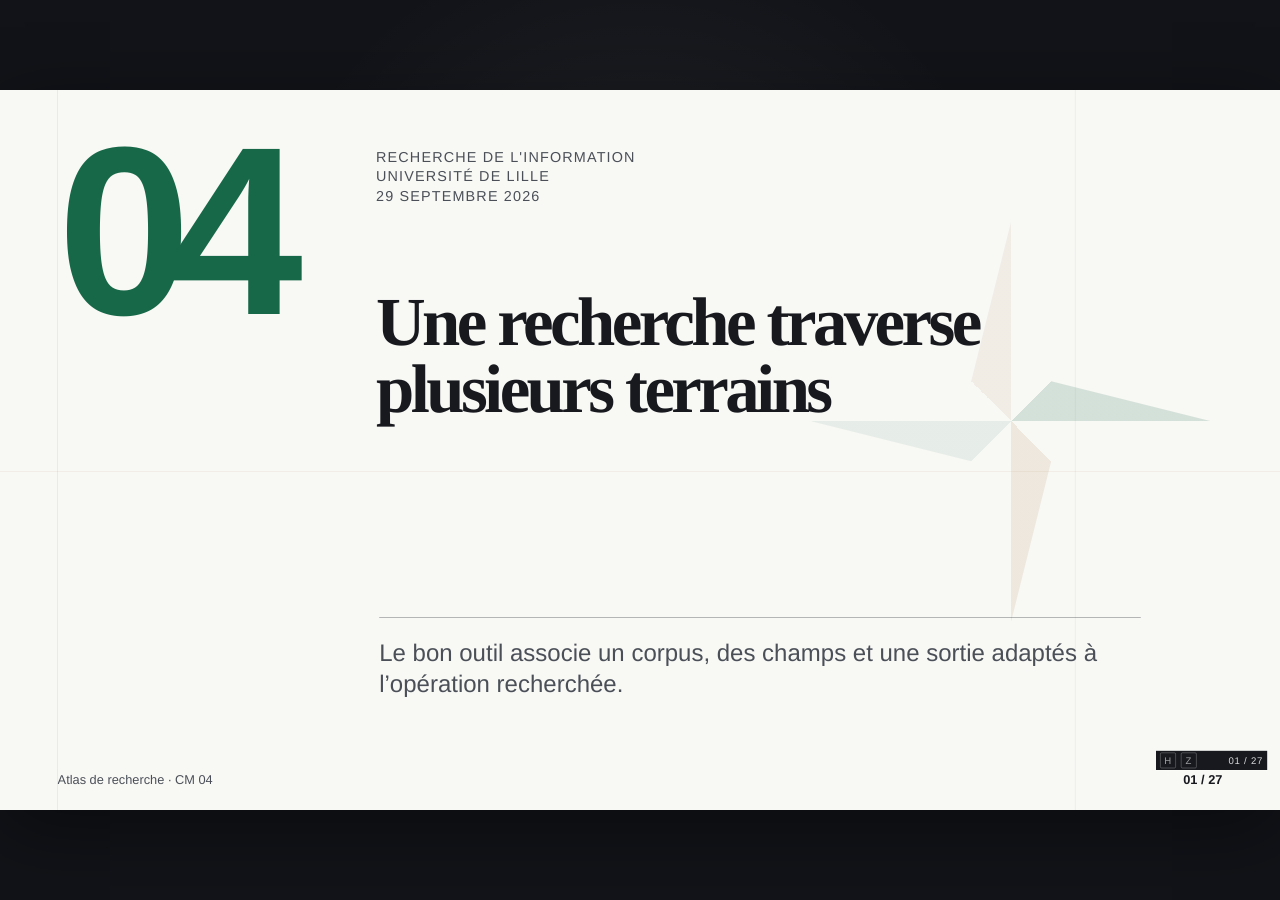
<file: cm04.html>
<!doctype html>
<html lang="fr">
<head>
  <meta charset="utf-8">
  <meta name="viewport" content="width=device-width, initial-scale=1, viewport-fit=cover">
  <meta name="color-scheme" content="light">
  <title>CM 04 · Choisir un terrain documentaire</title>
  <link rel="stylesheet" href="styles.css">
  <link rel="stylesheet" href="visual-system-v2.css">
  <link rel="stylesheet" href="media-system-v2.css">
  <link rel="stylesheet" href="zoom-system.css">
</head>
<body>
  <div class="atlas-viewport" data-atlas-viewport>
    <div class="atlas-canvas" data-atlas-canvas>
      <section class="atlas-slide cover-slide" id="cm04-s001" data-slide data-accent="cobalt" hidden inert aria-hidden="true" style="display:none!important">
  <div class="cover-index">04</div>
  <div class="cover-meta">Recherche de l'information<br>Université de Lille<br>29 septembre 2026</div>
  <h1 class="cover-title">Une recherche traverse plusieurs terrains</h1>
  <p class="cover-subtitle">Le bon outil associe un corpus, des champs et une sortie adaptés à l’opération recherchée.</p>
  <footer class="slide-footer"><span class="footer-course">Atlas de recherche · CM 04</span><span></span><span class="footer-number">01 / 27</span></footer>
</section>
<section class="atlas-slide kind-question composition-question many-points" id="cm04-s002" data-slide data-kind="question" data-accent="cobalt" data-readout="side" data-title-size="compact" data-density="normal" hidden inert aria-hidden="true" style="--copy-width:400px;display:none!important">
  <div class="slide-rule" aria-hidden="true"></div>
  <header class="slide-header">
    <div class="slide-kicker">OUVERTURE</div>
    <h2 class="slide-title">Un même thème peut cacher six objets différents</h2>
    <div class="slide-coordinate">CM 04<br>02 · 27</div>
  </header>
  <main class="slide-body"><div class="question-stage stage-without-lead"><div class="visual-zone statement-visual"><div class="atlas-scene"><div class="statement-node-rail" style="--rail-count:7"><div class="scene-node" data-node-id="q" data-tone="accent"><span class="node-index">01</span><span class="node-label">IA + université</span></div><div class="scene-node" data-node-id="def" data-tone="ink"><span class="node-index">02</span><span class="node-label">notion</span></div><div class="scene-node" data-node-id="pub" data-tone="ink"><span class="node-index">03</span><span class="node-label">publication</span></div><div class="scene-node" data-node-id="pol" data-tone="ink"><span class="node-index">04</span><span class="node-label">texte officiel</span></div><div class="scene-node" data-node-id="data" data-tone="signal"><span class="node-index">05</span><span class="node-label">jeu de données</span></div><div class="scene-node" data-node-id="doc" data-tone="ink"><span class="node-index">06</span><span class="node-label">document</span></div><div class="scene-node" data-node-id="api" data-tone="signal"><span class="node-index">07</span><span class="node-label">API</span></div></div></div></div><ol class="point-list point-columns-1" style="--point-count:3;--point-columns:1;--point-rows:3"><li><span class="point-index" aria-hidden="true">01</span><span class="point-copy">L’objet attendu détermine l’unité documentaire pertinente.</span></li><li><span class="point-index" aria-hidden="true">02</span><span class="point-copy">La forme de la preuve attendue détermine la profondeur nécessaire.</span></li><li><span class="point-index" aria-hidden="true">03</span><span class="point-copy">Une requête identique n’a pas le même sens dans chaque système.</span></li></ol></div></main>
  <aside class="state-readout is-baseline" aria-live="polite" data-baseline-label="Question" data-baseline-headline="Les termes du problème" data-baseline-body="« Intelligence artificielle et université » ne désigne encore aucun terrain précis. On peut chercher une définition, des travaux, une politique, des données, un corpus de documents ou un service interrogeable."><div class="state-counter" data-state-counter>00 / 03</div><div class="state-label" data-state-label>Question</div><h3 class="state-headline" data-state-headline>Les termes du problème</h3><p class="state-body" data-state-body>« Intelligence artificielle et université » ne désigne encore aucun terrain précis. On peut chercher une définition, des travaux, une politique, des données, un corpus de documents ou un service interrogeable.</p></aside>
  <script type="application/json" class="state-data">[{"label":"Objet","headline":"Le thème se déplie en objets","body":"Chaque objet appelle une unité, un système et une preuve différents.","show":["q","def","pub","pol","data","doc","api"],"dim":[],"mode":"accumulate"},{"label":"Mesurer","headline":"Une mesure réclame des données","body":"Une page explicative peut orienter, mais ne remplace ni la table ni sa documentation.","show":["q","data","api"],"dim":["def","pub","pol","doc"],"mode":"transform"},{"label":"Prouver","headline":"Une décision réclame son texte","body":"Pour établir une règle, il faut atteindre le document officiel, sa version et son contexte.","show":["q","pol","doc"],"dim":["def","pub","data","api"],"mode":"transform"}]</script>
  <footer class="slide-footer">
    <span class="footer-course">Recherche de l'information · CM 04</span>
    <span class="footer-source"></span>
    <span class="footer-number">02 / 27</span>
  </footer>
</section>
<section class="atlas-slide kind-explain composition-field many-points" id="cm04-s004" data-slide data-kind="explain" data-accent="cobalt" data-readout="side" data-title-size="compact" data-density="normal" hidden inert aria-hidden="true" style="--copy-width:400px;display:none!important">
  <div class="slide-rule" aria-hidden="true"></div>
  <header class="slide-header">
    <div class="slide-kicker">MÉTHODE</div>
    <h2 class="slide-title">Notre grille de décision tient en quatre questions</h2>
    <div class="slide-coordinate">CM 04<br>03 · 27</div>
  </header>
  <main class="slide-body"><div class="atlas-layout"><div class="copy-zone copy-without-lead"><ol class="point-list point-columns-1" style="--point-count:4;--point-columns:1;--point-rows:4"><li><span class="point-index" aria-hidden="true">01</span><span class="point-copy">Quel objet documentaire doit être retrouvé ?</span></li><li><span class="point-index" aria-hidden="true">02</span><span class="point-copy">Quelle opération faut-il accomplir : découvrir, localiser, lire, mesurer, extraire ?</span></li><li><span class="point-index" aria-hidden="true">03</span><span class="point-copy">À quelle échelle : un item, un ensemble, une série ?</span></li><li><span class="point-index" aria-hidden="true">04</span><span class="point-copy">Quelle sortie doit rester utilisable : page, notice, fichier, identifiant, flux ?</span></li></ol></div><div class="visual-zone"><div class="visual-frame visual-loop"><div class="atlas-scene" data-visual-type="loop"><svg class="scene-edges" viewBox="0 0 100 100" preserveAspectRatio="none" aria-hidden="true"><defs><marker id="arrow-cm04-s004" markerWidth="5" markerHeight="5" refX="4" refY="2.5" orient="auto" markerUnits="strokeWidth"><path d="M0,0 L5,2.5 L0,5 Z" fill="context-stroke"></path></marker></defs><line class="scene-edge" data-edge-from="obj" data-edge-to="op" x1="50.00" y1="13.78" x2="50.00" y2="37.93" marker-end="url(#arrow-cm04-s004)"></line><line class="scene-edge" data-edge-from="op" data-edge-to="scale" x1="50.00" y1="37.93" x2="50.00" y2="62.07" marker-end="url(#arrow-cm04-s004)"></line><line class="scene-edge" data-edge-from="scale" data-edge-to="out" x1="50.00" y1="62.07" x2="50.00" y2="86.22" marker-end="url(#arrow-cm04-s004)"></line><line class="scene-edge" data-edge-from="out" data-edge-to="obj" x1="50.00" y1="86.22" x2="50.00" y2="13.78" marker-end="url(#arrow-cm04-s004)"></line></svg><div class="scene-node" data-node-id="obj" data-tone="accent" style="--x:50.00;--y:13.78;--node-w:424.4px;--node-h:100.0px"><span class="node-index">01</span><span class="node-label">OBJET</span><span class="node-detail">ce que l’on cherche</span></div><div class="scene-node" data-node-id="op" data-tone="ink" style="--x:50.00;--y:37.93;--node-w:424.4px;--node-h:100.0px"><span class="node-index">02</span><span class="node-label">OPÉRATION</span><span class="node-detail">ce que l’on veut faire</span></div><div class="scene-node" data-node-id="scale" data-tone="signal" style="--x:50.00;--y:62.07;--node-w:424.4px;--node-h:100.0px"><span class="node-index">03</span><span class="node-label">ÉCHELLE</span><span class="node-detail">combien</span></div><div class="scene-node" data-node-id="out" data-tone="ink" style="--x:50.00;--y:86.22;--node-w:424.4px;--node-h:100.0px"><span class="node-index">04</span><span class="node-label">SORTIE</span><span class="node-detail">ce que l’on conserve</span></div></div></div></div></div></main>
  <aside class="state-readout is-baseline" aria-live="polite" data-baseline-label="Vue d’ensemble" data-baseline-headline="La scène complète" data-baseline-body="Avant de nommer un service, on décrit l’objet, l’opération, l’échelle et la sortie. Cette description est assez précise pour comparer des outils sans dépendre de leur marque."><div class="state-counter" data-state-counter>00 / 03</div><div class="state-label" data-state-label>Vue d’ensemble</div><h3 class="state-headline" data-state-headline>La scène complète</h3><p class="state-body" data-state-body>Avant de nommer un service, on décrit l’objet, l’opération, l’échelle et la sortie. Cette description est assez précise pour comparer des outils sans dépendre de leur marque.</p></aside>
  <script type="application/json" class="state-data">[{"label":"Décrire","headline":"Nommer l’objet avant l’outil","body":"Cette discipline évite de choisir par habitude ou par apparence de l’interface.","show":["obj","op"],"dim":["scale","out"],"mode":"accumulate"},{"label":"Dimensionner","headline":"L’échelle change l’instrument","body":"Une interface suffit pour quelques items ; une API ou un export devient décisif pour une série.","show":["obj","op","scale"],"dim":["out"],"mode":"accumulate"},{"label":"Conserver","headline":"La sortie fait partie du choix","body":"Une recherche non exportable peut être excellente pour lire et médiocre pour constituer un corpus.","show":["obj","op","scale","out"],"dim":[],"mode":"accumulate"}]</script>
  <footer class="slide-footer">
    <span class="footer-course">Recherche de l'information · CM 04</span>
    <span class="footer-source"></span>
    <span class="footer-number">03 / 27</span>
  </footer>
</section>
<section class="atlas-slide kind-statement composition-statement" id="cm04-s005" data-slide data-kind="statement" data-accent="cobalt" data-readout="none" data-title-size="normal" data-density="normal" hidden inert aria-hidden="true" style="display:none!important">
  <div class="slide-rule" aria-hidden="true"></div>
  <header class="slide-header">
    <div class="slide-kicker">CHOISIR</div>
    <h2 class="slide-title">I · Partir de l’objet documentaire</h2>
    <div class="slide-coordinate">CM 04<br>04 · 27</div>
  </header>
  <main class="slide-body"><div class="statement-stage"><p class="slide-lead">Les interfaces changent vite. Les unités documentaires et les opérations qu’elles autorisent offrent des repères plus stables.</p><div class="statement-mark" aria-hidden="true"></div></div></main>
  
  <script type="application/json" class="state-data">[]</script>
  <footer class="slide-footer">
    <span class="footer-course">Recherche de l'information · CM 04</span>
    <span class="footer-source"></span>
    <span class="footer-number">04 / 27</span>
  </footer>
</section>
<section class="atlas-slide kind-map composition-field many-points" id="cm04-s006" data-slide data-kind="map" data-accent="cobalt" data-readout="side" data-title-size="normal" data-density="normal" hidden inert aria-hidden="true" style="--copy-width:400px;display:none!important">
  <div class="slide-rule" aria-hidden="true"></div>
  <header class="slide-header">
    <div class="slide-kicker">UNITÉS</div>
    <h2 class="slide-title">L’unité documentaire change la question</h2>
    <div class="slide-coordinate">CM 04<br>05 · 27</div>
  </header>
  <main class="slide-body"><div class="atlas-layout"><div class="copy-zone copy-without-lead"><ol class="point-list point-columns-1" style="--point-count:3;--point-columns:1;--point-rows:3"><li><span class="point-index" aria-hidden="true">01</span><span class="point-copy">Le catalogue distingue l’œuvre, l’édition et l’exemplaire.</span></li><li><span class="point-index" aria-hidden="true">02</span><span class="point-copy">L’index scientifique relie article, revue, auteur, institution et citation.</span></li><li><span class="point-index" aria-hidden="true">03</span><span class="point-copy">Le portail de données expose jeu, ressource, couverture et producteur.</span></li></ol></div><div class="visual-zone"><div class="visual-frame visual-network"><div class="atlas-scene geometry-locked" data-visual-type="network"><svg class="scene-edges" viewBox="0 0 100 100" preserveAspectRatio="none" aria-hidden="true"><defs><marker id="arrow-cm04-s006" markerWidth="5" markerHeight="5" refX="4" refY="2.5" orient="auto" markerUnits="strokeWidth"><path d="M0,0 L5,2.5 L0,5 Z" fill="context-stroke"></path></marker></defs><line class="scene-edge" data-edge-from="work" data-edge-to="edition" x1="25.30" y1="9.81" x2="74.70" y2="9.81" marker-end="url(#arrow-cm04-s006)"></line><line class="scene-edge" data-edge-from="edition" data-edge-to="copy" x1="74.70" y1="9.81" x2="25.30" y2="50.00" marker-end="url(#arrow-cm04-s006)"></line><line class="scene-edge" data-edge-from="article" data-edge-to="doi" x1="74.70" y1="50.00" x2="25.30" y2="90.19" marker-end="url(#arrow-cm04-s006)"></line><line class="scene-edge" data-edge-from="doi" data-edge-to="dataset" x1="25.30" y1="90.19" x2="74.70" y2="90.19" marker-end="url(#arrow-cm04-s006)"></line></svg><div class="scene-node" data-node-id="work" data-tone="accent" style="--x:25.30;--y:9.81;--node-w:249.0px;--node-h:100.0px"><span class="node-index">01</span><span class="node-label">œuvre</span><span class="node-detail">objet intellectuel</span></div><div class="scene-node" data-node-id="edition" data-tone="ink" style="--x:74.70;--y:9.81;--node-w:249.0px;--node-h:100.0px"><span class="node-index">02</span><span class="node-label">édition</span><span class="node-detail">publication</span></div><div class="scene-node" data-node-id="copy" data-tone="signal" style="--x:25.30;--y:50.00;--node-w:249.0px;--node-h:100.0px"><span class="node-index">03</span><span class="node-label">exemplaire</span><span class="node-detail">localisation</span></div><div class="scene-node" data-node-id="article" data-tone="accent" style="--x:74.70;--y:50.00;--node-w:249.0px;--node-h:100.0px"><span class="node-index">04</span><span class="node-label">article</span><span class="node-detail">contribution</span></div><div class="scene-node" data-node-id="doi" data-tone="signal" style="--x:25.30;--y:90.19;--node-w:249.0px;--node-h:100.0px"><span class="node-index">05</span><span class="node-label">DOI</span><span class="node-detail">identifiant</span></div><div class="scene-node" data-node-id="dataset" data-tone="ink" style="--x:74.70;--y:90.19;--node-w:249.0px;--node-h:100.0px"><span class="node-index">06</span><span class="node-label">jeu de données</span><span class="node-detail">ressource versionnée</span></div></div></div></div></div></main>
  <aside class="state-readout is-baseline" aria-live="polite" data-baseline-label="Vue d’ensemble" data-baseline-headline="La scène complète" data-baseline-body="Œuvre, édition, article, fichier, page et donnée constituent des objets distincts, avec leurs propres identifiants et relations."><div class="state-counter" data-state-counter>00 / 02</div><div class="state-label" data-state-label>Vue d’ensemble</div><h3 class="state-headline" data-state-headline>La scène complète</h3><p class="state-body" data-state-body>Œuvre, édition, article, fichier, page et donnée constituent des objets distincts, avec leurs propres identifiants et relations.</p></aside>
  <script type="application/json" class="state-data">[{"label":"Livre","headline":"Localiser suppose une hiérarchie bibliographique","body":"Une œuvre peut avoir plusieurs éditions, chacune plusieurs exemplaires et localisations.","show":["work","edition","copy"],"dim":["article","doi","dataset"],"mode":"replace"},{"label":"Recherche","headline":"Suivre la science suppose des identifiants","body":"Le DOI stabilise la référence tandis que les bases ajoutent citations, affiliations et versions.","show":["article","doi","dataset"],"dim":["work","edition","copy"],"mode":"replace"}]</script>
  <footer class="slide-footer">
    <span class="footer-course">Recherche de l'information · CM 04</span>
    <span class="footer-source">DOI Foundation — What is a DOI? · <a href="https://www.doi.org/the-identifier/what-is-a-doi/" target="_blank" rel="noreferrer">Lien</a></span>
    <span class="footer-number">05 / 27</span>
  </footer>
</section>
<section class="atlas-slide kind-sequence composition-band many-points" id="cm04-s008" data-slide data-kind="sequence" data-accent="cobalt" data-readout="side" data-title-size="compact" data-density="normal" hidden inert aria-hidden="true" style="--copy-width:400px;display:none!important">
  <div class="slide-rule" aria-hidden="true"></div>
  <header class="slide-header">
    <div class="slide-kicker">VERBES</div>
    <h2 class="slide-title">Découvrir, localiser, inspecter, extraire : quatre opérations</h2>
    <div class="slide-coordinate">CM 04<br>06 · 27</div>
  </header>
  <main class="slide-body"><div class="atlas-layout"><div class="copy-zone copy-without-lead"><ol class="point-list point-columns-1" style="--point-count:4;--point-columns:1;--point-rows:4"><li><span class="point-index" aria-hidden="true">01</span><span class="point-copy">Découvrir : apprendre le vocabulaire et repérer des pivots.</span></li><li><span class="point-index" aria-hidden="true">02</span><span class="point-copy">Localiser : retrouver l’item, la version et son accès.</span></li><li><span class="point-index" aria-hidden="true">03</span><span class="point-copy">Inspecter : lire la méthode, la structure ou les passages.</span></li><li><span class="point-index" aria-hidden="true">04</span><span class="point-copy">Extraire : conserver un ensemble documenté et réutilisable.</span></li></ol></div><div class="visual-zone"><div class="visual-frame visual-stream"><div class="atlas-scene" data-visual-type="stream"><div class="scene-axis" aria-hidden="true"></div><svg class="scene-edges" viewBox="0 0 100 100" preserveAspectRatio="none" aria-hidden="true"><defs><marker id="arrow-cm04-s008" markerWidth="5" markerHeight="5" refX="4" refY="2.5" orient="auto" markerUnits="strokeWidth"><path d="M0,0 L5,2.5 L0,5 Z" fill="context-stroke"></path></marker></defs><line class="scene-edge" data-edge-from="discover" data-edge-to="locate" x1="25.41" y1="13.70" x2="74.59" y2="13.70" marker-end="url(#arrow-cm04-s008)"></line><line class="scene-edge" data-edge-from="locate" data-edge-to="inspect" x1="74.59" y1="13.70" x2="25.41" y2="86.30" marker-end="url(#arrow-cm04-s008)"></line><line class="scene-edge" data-edge-from="inspect" data-edge-to="extract" x1="25.41" y1="86.30" x2="74.59" y2="86.30" marker-end="url(#arrow-cm04-s008)"></line></svg><div class="scene-node" data-node-id="discover" data-tone="muted" style="--x:25.41;--y:13.70;--node-w:243.0px;--node-h:100.0px"><span class="node-index">01</span><span class="node-label">DÉCOUVRIR</span><span class="node-detail">vocabulaire</span></div><div class="scene-node" data-node-id="locate" data-tone="ink" style="--x:74.59;--y:13.70;--node-w:243.0px;--node-h:100.0px"><span class="node-index">02</span><span class="node-label">LOCALISER</span><span class="node-detail">identifiant</span></div><div class="scene-node" data-node-id="inspect" data-tone="accent" style="--x:25.41;--y:86.30;--node-w:243.0px;--node-h:100.0px"><span class="node-index">03</span><span class="node-label">INSPECTER</span><span class="node-detail">contenu</span></div><div class="scene-node" data-node-id="extract" data-tone="signal" style="--x:74.59;--y:86.30;--node-w:243.0px;--node-h:100.0px"><span class="node-index">04</span><span class="node-label">EXTRAIRE</span><span class="node-detail">corpus</span></div></div></div></div></div></main>
  <aside class="state-readout is-baseline" aria-live="polite" data-baseline-label="Processus" data-baseline-headline="Le mécanisme complet" data-baseline-body="Une recherche avance mieux quand chaque étape possède un verbe précis. Les outils peuvent alors être choisis successivement plutôt qu’opposés abstraitement."><div class="state-counter" data-state-counter>00 / 03</div><div class="state-label" data-state-label>Processus</div><h3 class="state-headline" data-state-headline>Le mécanisme complet</h3><p class="state-body" data-state-body>Une recherche avance mieux quand chaque étape possède un verbe précis. Les outils peuvent alors être choisis successivement plutôt qu’opposés abstraitement.</p></aside>
  <script type="application/json" class="state-data">[{"label":"Piste","headline":"La découverte ouvre des directions","body":"Elle accepte le bruit si celui-ci apporte des termes, institutions ou documents pivots.","show":["discover"],"dim":["locate","inspect","extract"],"mode":"accumulate"},{"label":"Référence","headline":"La localisation stabilise l’objet","body":"Identifiant, version, disponibilité et producteur deviennent explicites.","show":["locate"],"dim":["discover","inspect","extract"],"mode":"accumulate"},{"label":"Corpus","headline":"L’extraction change l’échelle","body":"On ne collecte plus seulement des réponses : on produit un ensemble avec des critères et une trace.","show":["inspect","extract"],"dim":["discover","locate"],"mode":"accumulate"}]</script>
  <footer class="slide-footer">
    <span class="footer-course">Recherche de l'information · CM 04</span>
    <span class="footer-source"></span>
    <span class="footer-number">06 / 27</span>
  </footer>
</section>
<section class="atlas-slide kind-compare composition-duel" id="cm04-s009" data-slide data-kind="compare" data-accent="cobalt" data-readout="bottom" data-title-size="compact" data-density="normal" hidden inert aria-hidden="true" style="display:none!important">
  <div class="slide-rule" aria-hidden="true"></div>
  <header class="slide-header">
    <div class="slide-kicker">ARCHITECTURE</div>
    <h2 class="slide-title">Corpus, moteur et interface sont trois objets séparés</h2>
    <div class="slide-coordinate">CM 04<br>07 · 27</div>
  </header>
  <main class="slide-body"><div class="atlas-layout"><div class="copy-zone copy-without-lead"><ol class="point-list point-columns-1" style="--point-count:3;--point-columns:1;--point-rows:3"><li><span class="point-index" aria-hidden="true">01</span><span class="point-copy">Le corpus est ce qui a été collecté ou signalé.</span></li><li><span class="point-index" aria-hidden="true">02</span><span class="point-copy">Le moteur applique des index, règles de correspondance et tris.</span></li><li><span class="point-index" aria-hidden="true">03</span><span class="point-copy">L’interface expose seulement une partie de ces possibilités.</span></li></ol></div><div class="visual-zone"><div class="visual-frame visual-split"><div class="atlas-scene" data-visual-type="split"><svg class="scene-edges" viewBox="0 0 100 100" preserveAspectRatio="none" aria-hidden="true"><defs><marker id="arrow-cm04-s009" markerWidth="5" markerHeight="5" refX="4" refY="2.5" orient="auto" markerUnits="strokeWidth"><path d="M0,0 L5,2.5 L0,5 Z" fill="context-stroke"></path></marker></defs><line class="scene-edge" data-edge-from="corpus" data-edge-to="engine" x1="25.35" y1="21.03" x2="74.65" y2="21.03" marker-end="url(#arrow-cm04-s009)"></line><line class="scene-edge" data-edge-from="engine" data-edge-to="ui" x1="74.65" y1="21.03" x2="25.35" y2="78.97" marker-end="url(#arrow-cm04-s009)"></line><line class="scene-edge" data-edge-from="engine" data-edge-to="api" x1="74.65" y1="21.03" x2="74.65" y2="78.97" marker-end="url(#arrow-cm04-s009)"></line></svg><div class="scene-node" data-node-id="corpus" data-tone="accent" style="--x:25.35;--y:21.03;--node-w:344.0px;--node-h:100.0px"><span class="node-index">01</span><span class="node-label">CORPUS</span><span class="node-detail">objets couverts</span></div><div class="scene-node" data-node-id="engine" data-tone="ink" style="--x:74.65;--y:21.03;--node-w:344.0px;--node-h:100.0px"><span class="node-index">02</span><span class="node-label">MOTEUR</span><span class="node-detail">index · filtres · tri</span></div><div class="scene-node" data-node-id="ui" data-tone="signal" style="--x:25.35;--y:78.97;--node-w:344.0px;--node-h:100.0px"><span class="node-index">03</span><span class="node-label">INTERFACE</span><span class="node-detail">champs visibles</span></div><div class="scene-node" data-node-id="api" data-tone="signal" style="--x:74.65;--y:78.97;--node-w:344.0px;--node-h:100.0px"><span class="node-index">04</span><span class="node-label">API</span><span class="node-detail">paramètres exposés</span></div></div></div></div></div></main>
  <aside class="state-readout is-baseline" aria-live="polite" data-baseline-label="Comparaison" data-baseline-headline="Deux lectures à distinguer" data-baseline-body="Une interface peut fédérer plusieurs index ; un même corpus peut être interrogé par formulaire, API ou téléchargement."><div class="state-counter" data-state-counter>00 / 03</div><div class="state-label" data-state-label>Comparaison</div><h3 class="state-headline" data-state-headline>Deux lectures à distinguer</h3><p class="state-body" data-state-body>Une interface peut fédérer plusieurs index ; un même corpus peut être interrogé par formulaire, API ou téléchargement.</p></aside>
  <script type="application/json" class="state-data">[{"label":"Données","headline":"Le corpus délimite l’univers","body":"Une belle interface ne compense pas une collection hors sujet ou incomplète.","show":["corpus"],"dim":["engine","ui","api"],"mode":"replace"},{"label":"Calcul","headline":"Le moteur transforme cet univers","body":"Indexation et classement décident quels candidats deviennent accessibles à une requête.","show":["corpus","engine"],"dim":["ui","api"],"mode":"accumulate"},{"label":"Accès","headline":"L’interface et l’API exposent deux prises","body":"L’une facilite l’exploration ; l’autre rend les paramètres et la répétition plus explicites.","show":["corpus","engine","ui","api"],"dim":[],"mode":"accumulate"}]</script>
  <footer class="slide-footer">
    <span class="footer-course">Recherche de l'information · CM 04</span>
    <span class="footer-source"></span>
    <span class="footer-number">07 / 27</span>
  </footer>
</section>
<section class="atlas-slide kind-case composition-evidence many-points" id="cm04-s010" data-slide data-kind="case" data-accent="cobalt" data-readout="side" data-title-size="compact" data-density="normal" hidden inert aria-hidden="true" style="--copy-width:400px;display:none!important">
  <div class="slide-rule" aria-hidden="true"></div>
  <header class="slide-header">
    <div class="slide-kicker">CAS · INDEX SCIENTIFIQUE</div>
    <h2 class="slide-title">OpenAlex : chercher des travaux et observer leurs relations</h2>
    <div class="slide-coordinate">CM 04<br>08 · 27</div>
  </header>
  <main class="slide-body"><div class="atlas-layout"><div class="copy-zone copy-without-lead"><ol class="point-list point-columns-1" style="--point-count:3;--point-columns:1;--point-rows:3"><li><span class="point-index" aria-hidden="true">01</span><span class="point-copy">La recherche textuelle produit des travaux candidats.</span></li><li><span class="point-index" aria-hidden="true">02</span><span class="point-copy">Les filtres fixent année, type, accès ou institution.</span></li><li><span class="point-index" aria-hidden="true">03</span><span class="point-copy">Les relations permettent d’étendre l’enquête aux références et aux citations.</span></li></ol></div><div class="visual-zone"><div class="visual-frame visual-document"><div class="atlas-scene media-composite" data-visual-type="document" style="--media-track-h:240px"><figure class="document-media is-zoom-target has-source-strip" data-zoomable="true" data-source-title="OpenAlex — enregistrer un état de recherche (6 mars 2024)" data-source-caption="Cette recherche associe plein texte, institutions, liste de travaux et statistiques ; nommer puis sauvegarder l’état rend le passage recherche → filtre transmissible." data-source-credit="OurResearch — image extraite et recadrée du tutoriel vidéo OpenAlex (6 mars 2024)" data-source-license="CC BY 3.0 déclarée par le déposant ; contrôle Wikimedia en attente — attribution OurResearch, image extraite et recadrée" data-source-url="https://commons.wikimedia.org/wiki/File:OpenAlex_Web_UI_walk-through_6_March_2024.webm" data-fit="contain" style="--media-position:center"><div class="document-image-area"><div class="media-artboard" style="width:471.39px;height:312.00px"><img src="assets/source-captures/openalex-saved-search-2024.png" alt="Capture recadrée de l’interface OpenAlex montrant un menu de recherche enregistrée, trois filtres, une liste de travaux et des statistiques annuelles, sans personne." loading="eager" decoding="async"><span class="media-hotspot" data-zoom-id="query" aria-label="Recherche plein texte" data-zoom-label="Recherche plein texte" data-zoom-headline="La recherche formule le thème" data-zoom-body="Le terme « whales » fournit le signal textuel utilisé pour retrouver les travaux." data-zoom-mode="accumulate" data-zoom-tone="accent" style="--hotspot-x:24.000;--hotspot-y:36.000;--hotspot-w:34.000;--hotspot-h:8.500"></span><span class="media-hotspot" data-zoom-id="filter" aria-label="Filtres institutionnels" data-zoom-label="Filtres institutionnels" data-zoom-headline="Les filtres transforment le corpus candidat" data-zoom-body="Deux institutions sont appliquées comme contraintes explicites et révisables." data-zoom-mode="accumulate" data-zoom-tone="signal" style="--hotspot-x:24.000;--hotspot-y:45.000;--hotspot-w:34.000;--hotspot-h:18.000"></span><span class="media-hotspot" data-zoom-id="works" aria-label="Travaux retournés" data-zoom-label="Travaux retournés" data-zoom-headline="La liste matérialise l’intersection obtenue" data-zoom-body="Chaque notice conserve titre, auteurs, source et indicateur de citation pour poursuivre l’examen." data-zoom-mode="accumulate" data-zoom-tone="teal" style="--hotspot-x:2.000;--hotspot-y:72.500;--hotspot-w:67.000;--hotspot-h:27.500"></span></div></div><figcaption class="document-source-strip" title="OurResearch — image extraite et recadrée du tutoriel vidéo OpenAlex (6 mars 2024) · CC BY 3.0 déclarée par le déposant ; contrôle Wikimedia en attente — attribution OurResearch, image extraite et recadrée"><span>OurResearch — image extraite et recadrée du tutoriel vidéo OpenAlex (6 mars 2024) · CC BY 3.0 déclarée par le déposant ; contrôle Wikimedia en attente — attribution OurResearch, image extraite et recadrée</span><a href="https://commons.wikimedia.org/wiki/File:OpenAlex_Web_UI_walk-through_6_March_2024.webm" target="_blank" rel="noreferrer">Lien</a></figcaption></figure><div class="media-node-track" style="--media-node-count:4;--media-node-columns:2;--media-node-rows:2;--media-track-h:240px"><div class="scene-node" data-node-id="query" data-tone="accent"><span class="node-index">01</span><span class="node-label">search=information literacy</span></div><div class="scene-node" data-node-id="filter" data-tone="ink"><span class="node-index">02</span><span class="node-label">from_publication_date</span></div><div class="scene-node" data-node-id="works" data-tone="signal"><span class="node-index">03</span><span class="node-label">works[]</span></div><div class="scene-node" data-node-id="links" data-tone="accent"><span class="node-index">04</span><span class="node-label">cited_by · source · institution</span></div></div></div></div></div></div></main>
  <aside class="state-readout is-baseline" aria-live="polite" data-baseline-label="Cas observable" data-baseline-headline="OpenAlex API" data-baseline-body="Entrée : /works?search=information%20literacy&amp;filter=from_publication_date:2022-01-01."><div class="state-counter" data-state-counter>00 / 03</div><div class="state-label" data-state-label>Cas observable</div><h3 class="state-headline" data-state-headline>OpenAlex API</h3><p class="state-body" data-state-body>Entrée : /works?search=information%20literacy&amp;filter=from_publication_date:2022-01-01.</p></aside>
  <script type="application/json" class="state-data">[{"label":"Chercher","headline":"Le texte ouvre un ensemble candidat","body":"La première liste sert à vérifier le vocabulaire et l’adéquation de l’index.","show":["query","works"],"dim":["filter","links"],"mode":"replace"},{"label":"Filtrer","headline":"Le filtre transforme une piste en périmètre","body":"La période et le type deviennent des critères explicites, transmissibles et modifiables.","show":["query","filter","works"],"dim":["links"],"mode":"accumulate"},{"label":"Relier","headline":"Les relations changent l’unité d’analyse","body":"On ne lit plus seulement une liste de titres : on suit un réseau de productions et de citations.","show":["works","links"],"dim":["query","filter"],"mode":"transform"}]</script>
  <footer class="slide-footer">
    <span class="footer-course">Recherche de l'information · CM 04</span>
    <span class="footer-source">OurResearch — image extraite et recadrée du tutoriel vidéo OpenAlex (6 mars 2024) · <a href="https://commons.wikimedia.org/wiki/File:OpenAlex_Web_UI_walk-through_6_March_2024.webm" target="_blank" rel="noreferrer">Lien</a></span>
    <span class="footer-number">08 / 27</span>
  </footer>
</section>
<section class="atlas-slide kind-case composition-evidence many-points" id="cm04-s011" data-slide data-kind="case" data-accent="cobalt" data-readout="side" data-title-size="compact" data-density="normal" hidden inert aria-hidden="true" style="--copy-width:400px;display:none!important">
  <div class="slide-rule" aria-hidden="true"></div>
  <header class="slide-header">
    <div class="slide-kicker">CAS · MÉTADONNÉES</div>
    <h2 class="slide-title">Crossref : résoudre un DOI avant de croire une référence</h2>
    <div class="slide-coordinate">CM 04<br>09 · 27</div>
  </header>
  <main class="slide-body"><div class="atlas-layout"><div class="copy-zone copy-without-lead"><ol class="point-list point-columns-1" style="--point-count:3;--point-columns:1;--point-rows:3"><li><span class="point-index" aria-hidden="true">01</span><span class="point-copy">Un DOI précis appelle une notice précise.</span></li><li><span class="point-index" aria-hidden="true">02</span><span class="point-copy">Titre, type, éditeur, dates et mises à jour peuvent être comparés à la référence reçue.</span></li><li><span class="point-index" aria-hidden="true">03</span><span class="point-copy">La présence d’un DOI établit une identité ; la qualité de l’argument exige une évaluation séparée.</span></li></ol></div><div class="visual-zone"><div class="visual-frame visual-document"><div class="atlas-scene" data-visual-type="document"><svg class="scene-edges" viewBox="0 0 100 100" preserveAspectRatio="none" aria-hidden="true"><defs><marker id="arrow-cm04-s011" markerWidth="5" markerHeight="5" refX="4" refY="2.5" orient="auto" markerUnits="strokeWidth"><path d="M0,0 L5,2.5 L0,5 Z" fill="context-stroke"></path></marker></defs><line class="scene-edge" data-edge-from="ref" data-edge-to="doi" x1="50.00" y1="12.71" x2="50.00" y2="37.57" marker-end="url(#arrow-cm04-s011)"></line><line class="scene-edge" data-edge-from="doi" data-edge-to="api" x1="50.00" y1="37.57" x2="50.00" y2="62.43" marker-end="url(#arrow-cm04-s011)"></line><line class="scene-edge" data-edge-from="api" data-edge-to="meta" x1="50.00" y1="62.43" x2="50.00" y2="87.29" marker-end="url(#arrow-cm04-s011)"></line></svg><div class="scene-node" data-node-id="ref" data-tone="muted" style="--x:50.00;--y:12.71;--node-w:420.0px;--node-h:100.0px"><span class="node-index">01</span><span class="node-label">référence reçue</span><span class="node-detail">texte à contrôler</span></div><div class="scene-node" data-node-id="doi" data-tone="accent" style="--x:50.00;--y:37.57;--node-w:420.0px;--node-h:100.0px"><span class="node-index">02</span><span class="node-label">10.…/…</span><span class="node-detail">identifiant persistant</span></div><div class="scene-node" data-node-id="api" data-tone="ink" style="--x:50.00;--y:62.43;--node-w:420.0px;--node-h:100.0px"><span class="node-index">03</span><span class="node-label">/works/{doi}</span><span class="node-detail">résolution</span></div><div class="scene-node" data-node-id="meta" data-tone="signal" style="--x:50.00;--y:87.29;--node-w:420.0px;--node-h:100.0px"><span class="node-index">04</span><span class="node-label">title · dates · update</span><span class="node-detail">notice JSON</span></div></div></div></div></div></main>
  <aside class="state-readout is-baseline" aria-live="polite" data-baseline-label="Cas observable" data-baseline-headline="Crossref REST API" data-baseline-body="Entrée : https://api.crossref.org/works/{doi}. Sortie : Notice JSON déposée, enrichie de statuts et identifiants. L’API sert ici à vérifier l’identité bibliographique, non à valider la conclusion scientifique."><div class="state-counter" data-state-counter>00 / 03</div><div class="state-label" data-state-label>Cas observable</div><h3 class="state-headline" data-state-headline>Crossref REST API</h3><p class="state-body" data-state-body>Entrée : https://api.crossref.org/works/{doi}. Sortie : Notice JSON déposée, enrichie de statuts et identifiants. L’API sert ici à vérifier l’identité bibliographique, non à valider la conclusion scientifique.</p></aside>
  <script type="application/json" class="state-data">[{"label":"Extraire","headline":"Isoler l’identifiant","body":"Une chaîne DOI doit être résolue directement ; le titre approximatif n’est qu’un indice.","show":["ref","doi"],"dim":["api","meta"],"mode":"accumulate"},{"label":"Résoudre","headline":"Interroger l’enregistrement","body":"L’endpoint d’un DOI ramène une notice structurée au lieu d’une page interprétée visuellement.","show":["doi","api"],"dim":["ref","meta"],"mode":"transform"},{"label":"Comparer","headline":"Vérifier champ par champ","body":"Une différence de titre, d’année ou de statut peut signaler une erreur, une version ou une mise à jour.","show":["ref","meta"],"dim":["doi","api"],"mode":"transform"}]</script>
  <footer class="slide-footer">
    <span class="footer-course">Recherche de l'information · CM 04</span>
    <span class="footer-source">Crossref REST API · <a href="https://www.crossref.org/documentation/retrieve-metadata/rest-api/" target="_blank" rel="noreferrer">Lien</a>  /  DOI Foundation — What is a DOI? · <a href="https://www.doi.org/the-identifier/what-is-a-doi/" target="_blank" rel="noreferrer">Lien</a></span>
    <span class="footer-number">09 / 27</span>
  </footer>
</section>
<section class="atlas-slide kind-case composition-evidence many-points" id="cm04-s012" data-slide data-kind="case" data-accent="cobalt" data-readout="side" data-title-size="compact" data-density="normal" hidden inert aria-hidden="true" style="--copy-width:400px;display:none!important">
  <div class="slide-rule" aria-hidden="true"></div>
  <header class="slide-header">
    <div class="slide-kicker">CAS · ARCHIVE OUVERTE</div>
    <h2 class="slide-title">HAL : une référence peut mener à plusieurs fichiers et versions</h2>
    <div class="slide-coordinate">CM 04<br>10 · 27</div>
  </header>
  <main class="slide-body"><div class="atlas-layout"><div class="copy-zone copy-without-lead"><ol class="point-list point-columns-1" style="--point-count:3;--point-columns:1;--point-rows:3"><li><span class="point-index" aria-hidden="true">01</span><span class="point-copy">La notice réunit identifiants, affiliations et type de dépôt.</span></li><li><span class="point-index" aria-hidden="true">02</span><span class="point-copy">Le fichier peut être manuscrit auteur, version acceptée ou version éditée.</span></li><li><span class="point-index" aria-hidden="true">03</span><span class="point-copy">La date de dépôt et la date de publication décrivent deux événements.</span></li></ol></div><div class="visual-zone"><div class="visual-frame visual-timeline"><div class="atlas-scene" data-visual-type="timeline"><div class="scene-axis" aria-hidden="true"></div><svg class="scene-edges" viewBox="0 0 100 100" preserveAspectRatio="none" aria-hidden="true"><defs><marker id="arrow-cm04-s012" markerWidth="5" markerHeight="5" refX="4" refY="2.5" orient="auto" markerUnits="strokeWidth"><path d="M0,0 L5,2.5 L0,5 Z" fill="context-stroke"></path></marker></defs><line class="scene-edge" data-edge-from="submit" data-edge-to="accept" x1="25.41" y1="13.70" x2="74.59" y2="13.70" marker-end="url(#arrow-cm04-s012)"></line><line class="scene-edge" data-edge-from="accept" data-edge-to="publish" x1="74.59" y1="13.70" x2="25.41" y2="86.30" marker-end="url(#arrow-cm04-s012)"></line><line class="scene-edge" data-edge-from="publish" data-edge-to="deposit" x1="25.41" y1="86.30" x2="74.59" y2="86.30" marker-end="url(#arrow-cm04-s012)"></line></svg><div class="scene-node" data-node-id="submit" data-tone="muted" style="--x:25.41;--y:13.70;--node-w:243.0px;--node-h:100.0px"><span class="node-index">01</span><span class="node-label">soumission</span><span class="node-detail">manuscrit</span></div><div class="scene-node" data-node-id="accept" data-tone="accent" style="--x:74.59;--y:13.70;--node-w:243.0px;--node-h:100.0px"><span class="node-index">02</span><span class="node-label">acceptation</span><span class="node-detail">version auteur</span></div><div class="scene-node" data-node-id="publish" data-tone="ink" style="--x:25.41;--y:86.30;--node-w:243.0px;--node-h:100.0px"><span class="node-index">03</span><span class="node-label">publication</span><span class="node-detail">version éditeur</span></div><div class="scene-node" data-node-id="deposit" data-tone="signal" style="--x:74.59;--y:86.30;--node-w:243.0px;--node-h:100.0px"><span class="node-index">04</span><span class="node-label">dépôt HAL</span><span class="node-detail">fichier accessible</span></div></div></div></div></div></main>
  <aside class="state-readout is-baseline" aria-live="polite" data-baseline-label="Cas observable" data-baseline-headline="HAL" data-baseline-body="Entrée : Titre, DOI ou identifiant HAL. Sortie : Notice, versions et fichiers selon les droits du dépôt. Signalement, version et accès au texte sont trois informations à lire séparément."><div class="state-counter" data-state-counter>00 / 02</div><div class="state-label" data-state-label>Cas observable</div><h3 class="state-headline" data-state-headline>HAL</h3><p class="state-body" data-state-body>Entrée : Titre, DOI ou identifiant HAL. Sortie : Notice, versions et fichiers selon les droits du dépôt. Signalement, version et accès au texte sont trois informations à lire séparément.</p></aside>
  <script type="application/json" class="state-data">[{"label":"Événements","headline":"La publication possède plusieurs dates","body":"Soumission, acceptation, publication et dépôt ne doivent pas être fusionnés en une date unique.","show":["submit","accept","publish","deposit"],"dim":[],"mode":"accumulate"},{"label":"Version","headline":"Le fichier consulté doit être nommé","body":"La notice signale le document ; le fichier donne accès à une version. Citer suppose de nommer cette version et son rapport à la publication de référence.","show":["accept","publish","deposit"],"dim":["submit"],"mode":"transform"}]</script>
  <footer class="slide-footer">
    <span class="footer-course">Recherche de l'information · CM 04</span>
    <span class="footer-source">HAL — documentation des API v3 · <a href="https://api.archives-ouvertes.fr/docs" target="_blank" rel="noreferrer">Lien</a></span>
    <span class="footer-number">10 / 27</span>
  </footer>
</section>
<section class="atlas-slide kind-case composition-evidence many-points" id="cm04-s013" data-slide data-kind="case" data-accent="cobalt" data-readout="side" data-title-size="compact" data-density="normal" hidden inert aria-hidden="true" style="--copy-width:400px;display:none!important">
  <div class="slide-rule" aria-hidden="true"></div>
  <header class="slide-header">
    <div class="slide-kicker">CAS · CATALOGUE</div>
    <h2 class="slide-title">Un catalogue répond d’abord : quel objet, quelle édition, où ?</h2>
    <div class="slide-coordinate">CM 04<br>11 · 27</div>
  </header>
  <main class="slide-body"><div class="atlas-layout"><div class="copy-zone copy-without-lead"><ol class="point-list point-columns-1" style="--point-count:3;--point-columns:1;--point-rows:3"><li><span class="point-index" aria-hidden="true">01</span><span class="point-copy">La recherche par titre peut agréger plusieurs manifestations.</span></li><li><span class="point-index" aria-hidden="true">02</span><span class="point-copy">Les autorités stabilisent les noms et renvois.</span></li><li><span class="point-index" aria-hidden="true">03</span><span class="point-copy">La cote et la bibliothèque répondent à la question d’accès physique ou numérique.</span></li></ol></div><div class="visual-zone"><div class="visual-frame visual-network"><div class="atlas-scene geometry-locked" data-visual-type="network"><svg class="scene-edges" viewBox="0 0 100 100" preserveAspectRatio="none" aria-hidden="true"><defs><marker id="arrow-cm04-s013" markerWidth="5" markerHeight="5" refX="4" refY="2.5" orient="auto" markerUnits="strokeWidth"><path d="M0,0 L5,2.5 L0,5 Z" fill="context-stroke"></path></marker></defs><line class="scene-edge" data-edge-from="work" data-edge-to="ed1" x1="25.30" y1="9.81" x2="74.70" y2="9.81" marker-end="url(#arrow-cm04-s013)"></line><line class="scene-edge" data-edge-from="work" data-edge-to="ed2" x1="25.30" y1="9.81" x2="25.30" y2="50.00" marker-end="url(#arrow-cm04-s013)"></line><line class="scene-edge" data-edge-from="ed1" data-edge-to="loc1" x1="74.70" y1="9.81" x2="74.70" y2="50.00" marker-end="url(#arrow-cm04-s013)"></line><line class="scene-edge" data-edge-from="ed2" data-edge-to="loc2" x1="25.30" y1="50.00" x2="50.00" y2="90.19" marker-end="url(#arrow-cm04-s013)"></line></svg><div class="scene-node" data-node-id="work" data-tone="accent" style="--x:25.30;--y:9.81;--node-w:249.0px;--node-h:100.0px"><span class="node-index">01</span><span class="node-label">titre recherché</span><span class="node-detail">œuvre</span></div><div class="scene-node" data-node-id="ed1" data-tone="ink" style="--x:74.70;--y:9.81;--node-w:249.0px;--node-h:100.0px"><span class="node-index">02</span><span class="node-label">édition A</span><span class="node-detail">date · éditeur</span></div><div class="scene-node" data-node-id="ed2" data-tone="ink" style="--x:25.30;--y:50.00;--node-w:249.0px;--node-h:100.0px"><span class="node-index">03</span><span class="node-label">édition B</span><span class="node-detail">date · éditeur</span></div><div class="scene-node" data-node-id="loc1" data-tone="signal" style="--x:74.70;--y:50.00;--node-w:249.0px;--node-h:100.0px"><span class="node-index">04</span><span class="node-label">BU Lille</span><span class="node-detail">cote · disponibilité</span></div><div class="scene-node" data-node-id="loc2" data-tone="muted" style="--x:50.00;--y:90.19;--node-w:249.0px;--node-h:100.0px"><span class="node-index">05</span><span class="node-label">autre bibliothèque</span><span class="node-detail">PEB · accès</span></div></div></div></div></div></main>
  <aside class="state-readout is-baseline" aria-live="polite" data-baseline-label="Document" data-baseline-headline="Le cas avant son analyse" data-baseline-body="Le catalogue organise la description structurée, les relations bibliographiques et les localisations d’exemplaires ; la recherche de passages relève d’un autre dispositif."><div class="state-counter" data-state-counter>00 / 02</div><div class="state-label" data-state-label>Document</div><h3 class="state-headline" data-state-headline>Le cas avant son analyse</h3><p class="state-body" data-state-body>Le catalogue organise la description structurée, les relations bibliographiques et les localisations d’exemplaires ; la recherche de passages relève d’un autre dispositif.</p></aside>
  <script type="application/json" class="state-data">[{"label":"Œuvre","headline":"Le titre ouvre une famille","body":"L’édition pertinente pour la citation ou la consultation doit être identifiée parmi les résultats.","show":["work","ed1","ed2"],"dim":["loc1","loc2"],"mode":"accumulate"},{"label":"Exemplaire","headline":"La localisation termine l’opération","body":"La réponse utile associe une édition à une bibliothèque, une cote et un état de disponibilité.","show":["ed1","loc1"],"dim":["work","ed2","loc2"],"mode":"transform"}]</script>
  <footer class="slide-footer">
    <span class="footer-course">Recherche de l'information · CM 04</span>
    <span class="footer-source">ABES — Guide méthodologique du Sudoc · <a href="https://documentation.abes.fr/guide-sudoc/index.htm" target="_blank" rel="noreferrer">Lien</a></span>
    <span class="footer-number">11 / 27</span>
  </footer>
</section>
<section class="atlas-slide kind-case composition-evidence many-points" id="cm04-s014" data-slide data-kind="case" data-accent="cobalt" data-readout="side" data-title-size="compact" data-density="normal" hidden inert aria-hidden="true" style="--copy-width:400px;display:none!important">
  <div class="slide-rule" aria-hidden="true"></div>
  <header class="slide-header">
    <div class="slide-kicker">CAS · BIBLIOTHÈQUE NUMÉRIQUE</div>
    <h2 class="slide-title">Gallica SRU : l’interface devient une requête transmissible</h2>
    <div class="slide-coordinate">CM 04<br>12 · 27</div>
  </header>
  <main class="slide-body"><div class="atlas-layout"><div class="copy-zone copy-without-lead"><ol class="point-list point-columns-1" style="--point-count:3;--point-columns:1;--point-rows:3"><li><span class="point-index" aria-hidden="true">01</span><span class="point-copy">dc.type, dc.title, text ou ocrquality ne cherchent pas dans la même couche.</span></li><li><span class="point-index" aria-hidden="true">02</span><span class="point-copy">startRecord et maximumRecords contrôlent la pagination.</span></li><li><span class="point-index" aria-hidden="true">03</span><span class="point-copy">Le résultat contient des notices Dublin Core qui renvoient vers les documents décrits.</span></li></ol></div><div class="visual-zone"><div class="visual-frame visual-query"><div class="atlas-scene" data-visual-type="query"><div class="scene-axis" aria-hidden="true"></div><svg class="scene-edges" viewBox="0 0 100 100" preserveAspectRatio="none" aria-hidden="true"><defs><marker id="arrow-cm04-s014" markerWidth="5" markerHeight="5" refX="4" refY="2.5" orient="auto" markerUnits="strokeWidth"><path d="M0,0 L5,2.5 L0,5 Z" fill="context-stroke"></path></marker></defs><line class="scene-edge" data-edge-from="field" data-edge-to="page" x1="25.41" y1="13.70" x2="25.41" y2="86.30" marker-end="url(#arrow-cm04-s014)"></line><line class="scene-edge" data-edge-from="term" data-edge-to="page" x1="74.59" y1="13.70" x2="25.41" y2="86.30" marker-end="url(#arrow-cm04-s014)"></line><line class="scene-edge" data-edge-from="page" data-edge-to="xml" x1="25.41" y1="86.30" x2="74.59" y2="86.30" marker-end="url(#arrow-cm04-s014)"></line></svg><div class="scene-node" data-node-id="field" data-tone="accent" style="--x:25.41;--y:13.70;--node-w:243.0px;--node-h:100.0px"><span class="node-index">01</span><span class="node-label">dc.type any image</span><span class="node-detail">champ CQL</span></div><div class="scene-node" data-node-id="term" data-tone="ink" style="--x:74.59;--y:13.70;--node-w:243.0px;--node-h:100.0px"><span class="node-index">02</span><span class="node-label">dc.title any climat</span><span class="node-detail">condition</span></div><div class="scene-node" data-node-id="page" data-tone="muted" style="--x:25.41;--y:86.30;--node-w:243.0px;--node-h:100.0px"><span class="node-index">03</span><span class="node-label">startRecord=1</span><span class="node-detail">fenêtre</span></div><div class="scene-node" data-node-id="xml" data-tone="signal" style="--x:74.59;--y:86.30;--node-w:243.0px;--node-h:100.0px"><span class="node-index">04</span><span class="node-label">srw:records</span><span class="node-detail">notices XML</span></div></div></div></div></div></main>
  <aside class="state-readout is-baseline" aria-live="polite" data-baseline-label="Cas observable" data-baseline-headline="API SRU Gallica" data-baseline-body="Entrée : query=dc.type any image and dc.title any climat&amp;maximumRecords=10. Sortie : Flux XML de notices et nombre total de résultats. L’API transforme une navigation en protocole explicite, paginé et réutilisable."><div class="state-counter" data-state-counter>00 / 03</div><div class="state-label" data-state-label>Cas observable</div><h3 class="state-headline" data-state-headline>API SRU Gallica</h3><p class="state-body" data-state-body>Entrée : query=dc.type any image and dc.title any climat&amp;maximumRecords=10. Sortie : Flux XML de notices et nombre total de résultats. L’API transforme une navigation en protocole explicite, paginé et réutilisable.</p></aside>
  <script type="application/json" class="state-data">[{"label":"Champ","headline":"Le champ définit la couche interrogée","body":"Chercher un mot dans le titre, les métadonnées ou l’OCR produit trois ensembles différents.","show":["field","term"],"dim":["page","xml"],"mode":"replace"},{"label":"Fenêtre","headline":"La réponse est paginée","body":"Un premier paquet de notices ne constitue jamais la totalité du corpus annoncé.","show":["page"],"dim":["field","term","xml"],"mode":"replace"},{"label":"Structure","headline":"La sortie expose un schéma","body":"Lire le XML, c’est distinguer nombre total, enveloppe SRU et métadonnées Dublin Core.","show":["xml"],"dim":["field","term","page"],"mode":"replace"}]</script>
  <footer class="slide-footer">
    <span class="footer-course">Recherche de l'information · CM 04</span>
    <span class="footer-source">BnF API et jeux de données · <a href="https://api.bnf.fr/fr" target="_blank" rel="noreferrer">Lien</a></span>
    <span class="footer-number">12 / 27</span>
  </footer>
</section>
<section class="atlas-slide kind-statement composition-statement" id="cm04-s015" data-slide data-kind="statement" data-accent="cobalt" data-readout="none" data-title-size="normal" data-density="normal" hidden inert aria-hidden="true" style="display:none!important">
  <div class="slide-rule" aria-hidden="true"></div>
  <header class="slide-header">
    <div class="slide-kicker">RELIER</div>
    <h2 class="slide-title">II · Circuler entre les systèmes</h2>
    <div class="slide-coordinate">CM 04<br>13 · 27</div>
  </header>
  <main class="slide-body"><div class="statement-stage"><p class="slide-lead">Une recherche solide progresse par passages documentés : terme vers notice, notice vers document, document vers données, donnée vers méthode.</p><div class="statement-mark" aria-hidden="true"></div></div></main>
  
  <script type="application/json" class="state-data">[]</script>
  <footer class="slide-footer">
    <span class="footer-course">Recherche de l'information · CM 04</span>
    <span class="footer-source"></span>
    <span class="footer-number">13 / 27</span>
  </footer>
</section>
<section class="atlas-slide kind-sequence composition-band many-points" id="cm04-s016" data-slide data-kind="sequence" data-accent="cobalt" data-readout="side" data-title-size="normal" data-density="normal" hidden inert aria-hidden="true" style="--copy-width:400px;display:none!important">
  <div class="slide-rule" aria-hidden="true"></div>
  <header class="slide-header">
    <div class="slide-kicker">PASSAGES</div>
    <h2 class="slide-title">Chaque sortie peut devenir l’entrée suivante</h2>
    <div class="slide-coordinate">CM 04<br>14 · 27</div>
  </header>
  <main class="slide-body"><div class="atlas-layout"><div class="copy-zone copy-without-lead"><ol class="point-list point-columns-1" style="--point-count:3;--point-columns:1;--point-rows:3"><li><span class="point-index" aria-hidden="true">01</span><span class="point-copy">Un terme appris dans une synthèse améliore la requête spécialisée.</span></li><li><span class="point-index" aria-hidden="true">02</span><span class="point-copy">Un DOI ou un ARK stabilise le passage vers le document.</span></li><li><span class="point-index" aria-hidden="true">03</span><span class="point-copy">Les références du document ouvrent une nouvelle exploration.</span></li></ol></div><div class="visual-zone"><div class="visual-frame visual-stream"><div class="atlas-scene geometry-locked" data-visual-type="stream"><div class="scene-axis" aria-hidden="true"></div><svg class="scene-edges" viewBox="0 0 100 100" preserveAspectRatio="none" aria-hidden="true"><defs><marker id="arrow-cm04-s016" markerWidth="5" markerHeight="5" refX="4" refY="2.5" orient="auto" markerUnits="strokeWidth"><path d="M0,0 L5,2.5 L0,5 Z" fill="context-stroke"></path></marker></defs><line class="scene-edge" data-edge-from="term" data-edge-to="record" x1="25.30" y1="9.81" x2="74.70" y2="9.81" marker-end="url(#arrow-cm04-s016)"></line><line class="scene-edge" data-edge-from="record" data-edge-to="id" x1="74.70" y1="9.81" x2="25.30" y2="50.00" marker-end="url(#arrow-cm04-s016)"></line><line class="scene-edge" data-edge-from="id" data-edge-to="file" x1="25.30" y1="50.00" x2="74.70" y2="50.00" marker-end="url(#arrow-cm04-s016)"></line><line class="scene-edge" data-edge-from="file" data-edge-to="refs" x1="74.70" y1="50.00" x2="50.00" y2="90.19" marker-end="url(#arrow-cm04-s016)"></line></svg><div class="scene-node" data-node-id="term" data-tone="muted" style="--x:25.30;--y:9.81;--node-w:249.0px;--node-h:100.0px"><span class="node-index">01</span><span class="node-label">TERME</span><span class="node-detail">vocabulaire</span></div><div class="scene-node" data-node-id="record" data-tone="ink" style="--x:74.70;--y:9.81;--node-w:249.0px;--node-h:100.0px"><span class="node-index">02</span><span class="node-label">NOTICE</span><span class="node-detail">identité</span></div><div class="scene-node" data-node-id="id" data-tone="accent" style="--x:25.30;--y:50.00;--node-w:249.0px;--node-h:100.0px"><span class="node-index">03</span><span class="node-label">ID</span><span class="node-detail">DOI · ARK · URI</span></div><div class="scene-node" data-node-id="file" data-tone="signal" style="--x:74.70;--y:50.00;--node-w:249.0px;--node-h:100.0px"><span class="node-index">04</span><span class="node-label">DOCUMENT</span><span class="node-detail">contenu</span></div><div class="scene-node" data-node-id="refs" data-tone="ink" style="--x:50.00;--y:90.19;--node-w:249.0px;--node-h:100.0px"><span class="node-index">05</span><span class="node-label">RÉFÉRENCES</span><span class="node-detail">rebonds</span></div></div></div></div></div></main>
  <aside class="state-readout is-baseline" aria-live="polite" data-baseline-label="Processus" data-baseline-headline="Le mécanisme complet" data-baseline-body="Le parcours documentaire relie des objets transmissibles : vocabulaire, identifiant, notice, fichier, référence et requête."><div class="state-counter" data-state-counter>00 / 03</div><div class="state-label" data-state-label>Processus</div><h3 class="state-headline" data-state-headline>Le mécanisme complet</h3><p class="state-body" data-state-body>Le parcours documentaire relie des objets transmissibles : vocabulaire, identifiant, notice, fichier, référence et requête.</p></aside>
  <script type="application/json" class="state-data">[{"label":"Orienter","headline":"Le terme sert de passeur","body":"Le vocabulaire découvert doit être reformulé dans les champs et catégories du terrain suivant.","show":["term","record"],"dim":["id","file","refs"],"mode":"accumulate"},{"label":"Stabiliser","headline":"L’identifiant réduit l’ambiguïté","body":"Il permet de retrouver le même objet malgré un changement d’interface ou de domaine.","show":["term","record","id"],"dim":["file","refs"],"mode":"accumulate"},{"label":"Rebondir","headline":"Le document relance la recherche","body":"Bibliographie, données associées et citations ouvrent un parcours que la requête initiale ignorait.","show":["term","record","id","file","refs"],"dim":[],"mode":"accumulate"}]</script>
  <footer class="slide-footer">
    <span class="footer-course">Recherche de l'information · CM 04</span>
    <span class="footer-source">DOI Foundation — What is a DOI? · <a href="https://www.doi.org/the-identifier/what-is-a-doi/" target="_blank" rel="noreferrer">Lien</a></span>
    <span class="footer-number">14 / 27</span>
  </footer>
</section>
<section class="atlas-slide kind-explain composition-field many-points" id="cm04-s017" data-slide data-kind="explain" data-accent="cobalt" data-readout="side" data-title-size="compact" data-density="normal" hidden inert aria-hidden="true" style="--copy-width:400px;display:none!important">
  <div class="slide-rule" aria-hidden="true"></div>
  <header class="slide-header">
    <div class="slide-kicker">IDENTIFIANTS</div>
    <h2 class="slide-title">Les identifiants assurent les liaisons entre systèmes</h2>
    <div class="slide-coordinate">CM 04<br>15 · 27</div>
  </header>
  <main class="slide-body"><div class="atlas-layout"><div class="copy-zone copy-without-lead"><ol class="point-list point-columns-1" style="--point-count:4;--point-columns:1;--point-rows:4"><li><span class="point-index" aria-hidden="true">01</span><span class="point-copy">DOI : production de recherche et objets associés.</span></li><li><span class="point-index" aria-hidden="true">02</span><span class="point-copy">ARK : ressources patrimoniales et conservation pérenne.</span></li><li><span class="point-index" aria-hidden="true">03</span><span class="point-copy">URI : entités et relations dans les données liées.</span></li><li><span class="point-index" aria-hidden="true">04</span><span class="point-copy">Identifiant local : stable seulement dans le périmètre qui le maintient.</span></li></ol></div><div class="visual-zone"><div class="visual-frame visual-constellation"><div class="atlas-scene geometry-locked" data-visual-type="constellation"><svg class="scene-edges" viewBox="0 0 100 100" preserveAspectRatio="none" aria-hidden="true"><defs><marker id="arrow-cm04-s017" markerWidth="5" markerHeight="5" refX="4" refY="2.5" orient="auto" markerUnits="strokeWidth"><path d="M0,0 L5,2.5 L0,5 Z" fill="context-stroke"></path></marker></defs><line class="scene-edge" data-edge-from="doi" data-edge-to="object" x1="74.70" y1="9.81" x2="25.30" y2="9.81" marker-end="url(#arrow-cm04-s017)"></line><line class="scene-edge" data-edge-from="ark" data-edge-to="object" x1="25.30" y1="50.00" x2="25.30" y2="9.81" marker-end="url(#arrow-cm04-s017)"></line><line class="scene-edge" data-edge-from="uri" data-edge-to="object" x1="74.70" y1="50.00" x2="25.30" y2="9.81" marker-end="url(#arrow-cm04-s017)"></line><line class="scene-edge" data-edge-from="local" data-edge-to="object" x1="50.00" y1="90.19" x2="25.30" y2="9.81" marker-end="url(#arrow-cm04-s017)"></line></svg><div class="scene-node" data-node-id="object" data-tone="accent" style="--x:25.30;--y:9.81;--node-w:249.0px;--node-h:100.0px"><span class="node-index">01</span><span class="node-label">OBJET</span><span class="node-detail">ressource désignée</span></div><div class="scene-node" data-node-id="doi" data-tone="ink" style="--x:74.70;--y:9.81;--node-w:249.0px;--node-h:100.0px"><span class="node-index">02</span><span class="node-label">DOI</span><span class="node-detail">résolution</span></div><div class="scene-node" data-node-id="ark" data-tone="ink" style="--x:25.30;--y:50.00;--node-w:249.0px;--node-h:100.0px"><span class="node-index">03</span><span class="node-label">ARK</span><span class="node-detail">pérennité</span></div><div class="scene-node" data-node-id="uri" data-tone="signal" style="--x:74.70;--y:50.00;--node-w:249.0px;--node-h:100.0px"><span class="node-index">04</span><span class="node-label">URI</span><span class="node-detail">relation</span></div><div class="scene-node" data-node-id="local" data-tone="muted" style="--x:50.00;--y:90.19;--node-w:249.0px;--node-h:100.0px"><span class="node-index">05</span><span class="node-label">ID local</span><span class="node-detail">périmètre</span></div></div></div></div></div></main>
  <aside class="state-readout is-baseline" aria-live="polite" data-baseline-label="Vue d’ensemble" data-baseline-headline="La scène complète" data-baseline-body="Un identifiant persistant désigne un objet dans un système et organise sa résolution. Il ne garantit ni accès libre, ni exactitude des métadonnées, ni qualité du contenu."><div class="state-counter" data-state-counter>00 / 03</div><div class="state-label" data-state-label>Vue d’ensemble</div><h3 class="state-headline" data-state-headline>La scène complète</h3><p class="state-body" data-state-body>Un identifiant persistant désigne un objet dans un système et organise sa résolution. Il ne garantit ni accès libre, ni exactitude des métadonnées, ni qualité du contenu.</p></aside>
  <script type="application/json" class="state-data">[{"label":"Désigner","headline":"Un identifiant réduit l’ambiguïté","body":"Il permet de distinguer des objets proches et de transmettre une référence compacte.","show":["object","doi","ark","uri","local"],"dim":[],"mode":"accumulate"},{"label":"Résoudre","headline":"La résolution dépend d’une infrastructure","body":"La chaîne reste utile parce qu’une organisation maintient la correspondance avec une localisation actuelle.","show":["object","doi","ark"],"dim":["uri","local"],"mode":"transform"},{"label":"Limiter","headline":"L’identification précède l’évaluation","body":"Le contrôle documentaire commence après la résolution : version, contenu, droits et provenance restent à examiner.","show":["object"],"dim":["doi","ark","uri","local"],"mode":"transform"}]</script>
  <footer class="slide-footer">
    <span class="footer-course">Recherche de l'information · CM 04</span>
    <span class="footer-source">DOI Foundation — What is a DOI? · <a href="https://www.doi.org/the-identifier/what-is-a-doi/" target="_blank" rel="noreferrer">Lien</a></span>
    <span class="footer-number">15 / 27</span>
  </footer>
</section>
<section class="atlas-slide kind-explain composition-band" id="cm04-s018" data-slide data-kind="explain" data-accent="cobalt" data-readout="side" data-title-size="compact" data-density="normal" hidden inert aria-hidden="true" style="display:none!important">
  <div class="slide-rule" aria-hidden="true"></div>
  <header class="slide-header">
    <div class="slide-kicker">AGRÉGATION</div>
    <h2 class="slide-title">Un agrégateur traduit des schémas qui ne coïncident pas</h2>
    <div class="slide-coordinate">CM 04<br>16 · 27</div>
  </header>
  <main class="slide-body"><div class="atlas-layout"><div class="copy-zone copy-without-lead"><ol class="point-list point-columns-1" style="--point-count:3;--point-columns:1;--point-rows:3"><li><span class="point-index" aria-hidden="true">01</span><span class="point-copy">Les fournisseurs décrivent à des niveaux différents.</span></li><li><span class="point-index" aria-hidden="true">02</span><span class="point-copy">Le mapping rapproche des catégories sans les rendre identiques.</span></li><li><span class="point-index" aria-hidden="true">03</span><span class="point-copy">La notice source reste nécessaire pour comprendre une anomalie.</span></li></ol></div><div class="visual-zone"><div class="visual-frame visual-document"><div class="atlas-scene media-composite" data-visual-type="document" style="--media-track-h:144px"><figure class="document-media is-zoom-target has-source-strip" data-zoomable="true" data-source-title="Crossref — cinq couches d’enrichissement des métadonnées" data-source-caption="Un agrégateur combine des apports qui n’ont ni la même origine, ni la même responsabilité, ni le même risque d’erreur." data-source-credit="Dominika Tkaczyk, Ginny Hendricks et Kornelia Korzec — Crossref" data-source-license="CC BY 4.0 pour le contenu du site Crossref." data-source-url="https://www.crossref.org/blog/on-metadata-enrichment/" data-fit="contain" style="--media-position:center"><div class="document-image-area"><div class="media-artboard" style="width:559.54px;height:408.00px"><img src="assets/media_v2/cm04_crossref_enrichment_layers.png" alt="Infographie Crossref sans personne comparant cinq couches d’enrichissement selon leurs forces, leur mécanisme et leurs difficultés." loading="eager" decoding="async"><span class="media-hotspot" data-zoom-id="strengths" aria-label="Forces" data-zoom-label="Forces" data-zoom-headline="Chaque couche apporte une capacité distincte" data-zoom-body="Échelle, expertise, vérifiabilité et gouvernance varient selon que l’enrichissement vient d’une extraction, d’un tiers, d’un appariement ou d’un membre." data-zoom-mode="replace" data-zoom-tone="teal" style="--hotspot-x:1.000;--hotspot-y:15.000;--hotspot-w:40.000;--hotspot-h:78.000"></span><span class="media-hotspot" data-zoom-id="layers" aria-label="Couches" data-zoom-label="Couches" data-zoom-headline="Les mécanismes ne sont pas interchangeables" data-zoom-body="Scraping, données tierces, matching, retours et maintenance par les membres décrivent cinq opérations documentaires différentes." data-zoom-mode="replace" data-zoom-tone="accent" style="--hotspot-x:40.000;--hotspot-y:3.200;--hotspot-w:20.000;--hotspot-h:89.000"></span><span class="media-hotspot" data-zoom-id="challenges" aria-label="Risques" data-zoom-label="Risques" data-zoom-headline="La responsabilité change avec la source de l’enrichissement" data-zoom-body="Licences, contrôle qualité, pérennité, lacunes et charge de travail doivent rester associés au mécanisme qui les produit." data-zoom-mode="replace" data-zoom-tone="signal" style="--hotspot-x:59.000;--hotspot-y:15.000;--hotspot-w:40.000;--hotspot-h:78.000"></span></div></div><figcaption class="document-source-strip" title="Dominika Tkaczyk, Ginny Hendricks et Kornelia Korzec — Crossref · CC BY 4.0 pour le contenu du site Crossref."><span>Dominika Tkaczyk, Ginny Hendricks et Kornelia Korzec — Crossref · CC BY 4.0 pour le contenu du site Crossref.</span><a href="https://www.crossref.org/blog/on-metadata-enrichment/" target="_blank" rel="noreferrer">Lien</a></figcaption></figure><div class="media-node-track" style="--media-node-count:4;--media-node-columns:2;--media-node-rows:2;--media-track-h:144px"><div class="scene-node" data-node-id="a" data-tone="ink"><span class="node-index">01</span><span class="node-label">schéma A</span></div><div class="scene-node" data-node-id="b" data-tone="muted"><span class="node-index">02</span><span class="node-label">schéma B</span></div><div class="scene-node" data-node-id="map" data-tone="accent"><span class="node-index">03</span><span class="node-label">ALIGNEMENT</span></div><div class="scene-node" data-node-id="portal" data-tone="signal"><span class="node-index">04</span><span class="node-label">PORTAIL</span></div></div></div></div></div></div></main>
  <aside class="state-readout is-baseline" aria-live="polite" data-baseline-label="Vue d’ensemble" data-baseline-headline="La scène complète" data-baseline-body="Rassembler plusieurs fournisseurs suppose d’aligner leurs champs, valeurs et identifiants. L’interface unifiée simplifie la recherche mais peut aplatir les distinctions locales."><div class="state-counter" data-state-counter>00 / 03</div><div class="state-label" data-state-label>Vue d’ensemble</div><h3 class="state-headline" data-state-headline>La scène complète</h3><p class="state-body" data-state-body>Rassembler plusieurs fournisseurs suppose d’aligner leurs champs, valeurs et identifiants. L’interface unifiée simplifie la recherche mais peut aplatir les distinctions locales.</p></aside>
  <script type="application/json" class="state-data">[{"label":"Hétérogène","headline":"Les champs ne racontent pas le même événement","body":"Date de création, de publication, de numérisation et de mise en ligne décrivent des événements distincts.","show":["a","b"],"dim":["map","portal"],"mode":"replace"},{"label":"Traduire","headline":"Le mapping produit une convention","body":"La facette commune est utile à condition de connaître la simplification qu’elle introduit.","show":["a","b","map"],"dim":["portal"],"mode":"accumulate"},{"label":"Retour","headline":"L’anomalie appelle la notice source","body":"Le portail sert à découvrir ; le fournisseur reste l’autorité descriptive pour interpréter le champ.","show":["portal","a","b"],"dim":["map"],"mode":"transform"}]</script>
  <footer class="slide-footer">
    <span class="footer-course">Recherche de l'information · CM 04</span>
    <span class="footer-source">Dominika Tkaczyk, Ginny Hendricks et Kornelia Korzec — Crossref · <a href="https://www.crossref.org/blog/on-metadata-enrichment/" target="_blank" rel="noreferrer">Lien</a></span>
    <span class="footer-number">16 / 27</span>
  </footer>
</section>
<section class="atlas-slide kind-compare composition-field many-points" id="cm04-s020" data-slide data-kind="compare" data-accent="cobalt" data-readout="side" data-title-size="compact" data-density="normal" hidden inert aria-hidden="true" style="--copy-width:400px;display:none!important">
  <div class="slide-rule" aria-hidden="true"></div>
  <header class="slide-header">
    <div class="slide-kicker">DÉDOUBLONNER</div>
    <h2 class="slide-title">Doublons et versions racontent des événements distincts</h2>
    <div class="slide-coordinate">CM 04<br>17 · 27</div>
  </header>
  <main class="slide-body"><div class="atlas-layout"><div class="copy-zone copy-without-lead"><ol class="point-list point-columns-1" style="--point-count:3;--point-columns:1;--point-rows:3"><li><span class="point-index" aria-hidden="true">01</span><span class="point-copy">Comparer identifiants, titre, date, type et provenance.</span></li><li><span class="point-index" aria-hidden="true">02</span><span class="point-copy">Conserver le lien entre prépublication et article publié.</span></li><li><span class="point-index" aria-hidden="true">03</span><span class="point-copy">Ne pas fusionner automatiquement une correction avec le document corrigé.</span></li></ol></div><div class="visual-zone"><div class="visual-frame visual-document"><div class="atlas-scene media-composite" data-visual-type="document" style="--media-track-h:188px"><figure class="document-media is-zoom-target has-source-strip" data-zoomable="true" data-source-title="Crossref — deux provenances pour les mises à jour" data-source-caption="Le chevauchement ne produit pas un doublon inutile : il montre deux canaux de provenance qui peuvent confirmer le même événement documentaire." data-source-credit="Dominika Tkaczyk, Ginny Hendricks et Kornelia Korzec — Crossref" data-source-license="CC BY 4.0 pour le contenu du site Crossref." data-source-url="https://www.crossref.org/blog/on-metadata-enrichment/" data-fit="contain" style="--media-position:center"><div class="document-image-area"><div class="media-artboard" style="width:415.36px;height:364.00px"><img src="assets/media_v2/cm04_crossref_updates.png" alt="Diagramme de Venn sans personne comparant les mises à jour déposées par les membres Crossref et celles issues de Retraction Watch." loading="eager" decoding="async"><span class="media-hotspot" data-zoom-id="members" aria-label="Membres" data-zoom-label="Membres" data-zoom-headline="La majorité des mises à jour vient des déposants" data-zoom-body="Le grand ensemble rouge représente le canal de maintenance assuré par les membres responsables des notices." data-zoom-mode="replace" data-zoom-tone="accent" style="--hotspot-x:6.700;--hotspot-y:11.500;--hotspot-w:51.500;--hotspot-h:87.200"></span><span class="media-hotspot" data-zoom-id="retraction-watch" aria-label="Source tierce" data-zoom-label="Source tierce" data-zoom-headline="Retraction Watch ajoute un second canal" data-zoom-body="La base spécialisée apporte des événements que Crossref incorpore à ses métadonnées." data-zoom-mode="replace" data-zoom-tone="teal" style="--hotspot-x:58.300;--hotspot-y:35.500;--hotspot-w:39.200;--hotspot-h:40.500"></span><span class="media-hotspot" data-zoom-id="intersection" aria-label="Chevauchement" data-zoom-label="Chevauchement" data-zoom-headline="L’intersection conserve deux provenances concordantes" data-zoom-body="Une même mise à jour peut être déposée par un membre et signalée par une source tierce ; l’accord renforce le contexte sans effacer l’origine." data-zoom-mode="replace" data-zoom-tone="violet" style="--hotspot-x:58.600;--hotspot-y:38.000;--hotspot-w:15.500;--hotspot-h:26.000"></span></div></div><figcaption class="document-source-strip" title="Dominika Tkaczyk, Ginny Hendricks et Kornelia Korzec — Crossref · CC BY 4.0 pour le contenu du site Crossref."><span>Dominika Tkaczyk, Ginny Hendricks et Kornelia Korzec — Crossref · CC BY 4.0 pour le contenu du site Crossref.</span><a href="https://www.crossref.org/blog/on-metadata-enrichment/" target="_blank" rel="noreferrer">Lien</a></figcaption></figure><div class="media-node-track" style="--media-node-count:5;--media-node-columns:3;--media-node-rows:2;--media-track-h:188px"><div class="scene-node" data-node-id="work" data-tone="accent"><span class="node-index">01</span><span class="node-label">travail</span></div><div class="scene-node" data-node-id="pre" data-tone="muted"><span class="node-index">02</span><span class="node-label">prépublication</span></div><div class="scene-node" data-node-id="pub" data-tone="ink"><span class="node-index">03</span><span class="node-label">article</span></div><div class="scene-node" data-node-id="corr" data-tone="signal"><span class="node-index">04</span><span class="node-label">correction</span></div><div class="scene-node" data-node-id="dup" data-tone="muted"><span class="node-index">05</span><span class="node-label">copie indexée</span></div></div></div></div></div></div></main>
  <aside class="state-readout is-baseline" aria-live="polite" data-baseline-label="Comparaison" data-baseline-headline="Deux lectures à distinguer" data-baseline-body="Deux notices proches peuvent désigner la même production, deux versions légitimes ou deux objets réellement distincts. La déduplication doit préserver l’histoire documentaire."><div class="state-counter" data-state-counter>00 / 02</div><div class="state-label" data-state-label>Comparaison</div><h3 class="state-headline" data-state-headline>Deux lectures à distinguer</h3><p class="state-body" data-state-body>Deux notices proches peuvent désigner la même production, deux versions légitimes ou deux objets réellement distincts. La déduplication doit préserver l’histoire documentaire.</p></aside>
  <script type="application/json" class="state-data">[{"label":"Versions","headline":"Plusieurs manifestations peuvent être légitimes","body":"Le rôle documentaire de chaque version doit rester lisible dans le corpus.","show":["work","pre","pub","corr"],"dim":["dup"],"mode":"replace"},{"label":"Doublon","headline":"La copie technique peut être fusionnée","body":"La décision s’appuie sur les identifiants, la provenance et la comparaison des titres.","show":["pub","dup"],"dim":["work","pre","corr"],"mode":"transform"}]</script>
  <footer class="slide-footer">
    <span class="footer-course">Recherche de l'information · CM 04</span>
    <span class="footer-source">Dominika Tkaczyk, Ginny Hendricks et Kornelia Korzec — Crossref · <a href="https://www.crossref.org/blog/on-metadata-enrichment/" target="_blank" rel="noreferrer">Lien</a></span>
    <span class="footer-number">17 / 27</span>
  </footer>
</section>
<section class="atlas-slide kind-compare composition-band many-points" id="cm04-s022" data-slide data-kind="compare" data-accent="cobalt" data-readout="side" data-title-size="compact" data-density="normal" hidden inert aria-hidden="true" style="--copy-width:400px;display:none!important">
  <div class="slide-rule" aria-hidden="true"></div>
  <header class="slide-header">
    <div class="slide-kicker">ACCÈS</div>
    <h2 class="slide-title">Exister, être signalé, être lisible et être réutilisable</h2>
    <div class="slide-coordinate">CM 04<br>18 · 27</div>
  </header>
  <main class="slide-body"><div class="atlas-layout"><div class="copy-zone copy-without-lead"><ol class="point-list point-columns-1" style="--point-count:4;--point-columns:1;--point-rows:4"><li><span class="point-index" aria-hidden="true">01</span><span class="point-copy">Signalement : l’objet est décrit.</span></li><li><span class="point-index" aria-hidden="true">02</span><span class="point-copy">Consultation : le contenu peut être ouvert.</span></li><li><span class="point-index" aria-hidden="true">03</span><span class="point-copy">Réutilisation : les droits et formats autorisent une nouvelle opération.</span></li><li><span class="point-index" aria-hidden="true">04</span><span class="point-copy">Collecte automatisée : les conditions techniques et juridiques s’ajoutent.</span></li></ol></div><div class="visual-zone"><div class="visual-frame visual-spectrum"><div class="atlas-scene" data-visual-type="spectrum"><div class="scene-axis" aria-hidden="true"></div><svg class="scene-edges" viewBox="0 0 100 100" preserveAspectRatio="none" aria-hidden="true"><defs><marker id="arrow-cm04-s022" markerWidth="5" markerHeight="5" refX="4" refY="2.5" orient="auto" markerUnits="strokeWidth"><path d="M0,0 L5,2.5 L0,5 Z" fill="context-stroke"></path></marker></defs><line class="scene-edge" data-edge-from="exist" data-edge-to="record" x1="50.00" y1="13.70" x2="50.00" y2="37.90" marker-end="url(#arrow-cm04-s022)"></line><line class="scene-edge" data-edge-from="record" data-edge-to="read" x1="50.00" y1="37.90" x2="50.00" y2="62.10" marker-end="url(#arrow-cm04-s022)"></line><line class="scene-edge" data-edge-from="read" data-edge-to="reuse" x1="50.00" y1="62.10" x2="50.00" y2="86.30" marker-end="url(#arrow-cm04-s022)"></line></svg><div class="scene-node" data-node-id="exist" data-tone="muted" style="--x:50.00;--y:13.70;--node-w:485.3px;--node-h:100.0px"><span class="node-index">01</span><span class="node-label">EXISTENCE</span><span class="node-detail">référence</span></div><div class="scene-node" data-node-id="record" data-tone="ink" style="--x:50.00;--y:37.90;--node-w:485.3px;--node-h:100.0px"><span class="node-index">02</span><span class="node-label">SIGNALEMENT</span><span class="node-detail">notice</span></div><div class="scene-node" data-node-id="read" data-tone="accent" style="--x:50.00;--y:62.10;--node-w:485.3px;--node-h:100.0px"><span class="node-index">03</span><span class="node-label">LECTURE</span><span class="node-detail">contenu</span></div><div class="scene-node" data-node-id="reuse" data-tone="signal" style="--x:50.00;--y:86.30;--node-w:485.3px;--node-h:100.0px"><span class="node-index">04</span><span class="node-label">RÉUTILISATION</span><span class="node-detail">licence · format</span></div></div></div></div></div></main>
  <aside class="state-readout is-baseline" aria-live="polite" data-baseline-label="Comparaison" data-baseline-headline="Deux lectures à distinguer" data-baseline-body="L’accès se distribue en plusieurs droits : visibilité de la référence, lecture du fichier, téléchargement massif et exposition des métadonnées par API."><div class="state-counter" data-state-counter>00 / 03</div><div class="state-label" data-state-label>Comparaison</div><h3 class="state-headline" data-state-headline>Deux lectures à distinguer</h3><p class="state-body" data-state-body>L’accès se distribue en plusieurs droits : visibilité de la référence, lecture du fichier, téléchargement massif et exposition des métadonnées par API.</p></aside>
  <script type="application/json" class="state-data">[{"label":"Repérer","headline":"Une notice répond déjà à certaines questions","body":"Elle prouve qu’un objet est signalé, sans donner automatiquement accès à son contenu.","show":["exist","record"],"dim":["read","reuse"],"mode":"accumulate"},{"label":"Lire","headline":"La lecture n’emporte pas la réutilisation","body":"Un visualiseur peut autoriser l’examen tout en limitant le téléchargement ou l’extraction.","show":["exist","record","read"],"dim":["reuse"],"mode":"accumulate"},{"label":"Réutiliser","headline":"Licence et format rendent l’usage possible","body":"La sortie doit être à la fois techniquement exploitable et juridiquement autorisée.","show":["exist","record","read","reuse"],"dim":[],"mode":"accumulate"}]</script>
  <footer class="slide-footer">
    <span class="footer-course">Recherche de l'information · CM 04</span>
    <span class="footer-source"></span>
    <span class="footer-number">18 / 27</span>
  </footer>
</section>
<section class="atlas-slide kind-matrix composition-matrix many-points" id="cm04-s023" data-slide data-kind="matrix" data-accent="cobalt" data-readout="side" data-title-size="compact" data-density="normal" hidden inert aria-hidden="true" style="--copy-width:400px;display:none!important">
  <div class="slide-rule" aria-hidden="true"></div>
  <header class="slide-header">
    <div class="slide-kicker">EXPORT</div>
    <h2 class="slide-title">Le format de sortie détermine les opérations suivantes</h2>
    <div class="slide-coordinate">CM 04<br>19 · 27</div>
  </header>
  <main class="slide-body"><div class="atlas-layout"><div class="copy-zone copy-without-lead"><ol class="point-list point-columns-1" style="--point-count:4;--point-columns:1;--point-rows:4"><li><span class="point-index" aria-hidden="true">01</span><span class="point-copy">PDF : lecture stabilisée, extraction parfois fragile.</span></li><li><span class="point-index" aria-hidden="true">02</span><span class="point-copy">RIS/BibTeX : gestion de références et citations.</span></li><li><span class="point-index" aria-hidden="true">03</span><span class="point-copy">CSV : tableau simple, relations imbriquées difficiles.</span></li><li><span class="point-index" aria-hidden="true">04</span><span class="point-copy">JSON/XML : structure riche, traitement nécessaire.</span></li></ol></div><div class="visual-zone"><div class="visual-frame visual-table"><div class="atlas-scene" data-visual-type="table"><div class="scene-node" data-node-id="pdf" data-tone="muted" style="--x:50.00;--y:11.55;--node-w:420.0px;--node-h:100.0px"><span class="node-index">01</span><span class="node-label">PDF → lire</span><span class="node-detail">mise en page</span></div><div class="scene-node" data-node-id="ris" data-tone="ink" style="--x:50.00;--y:37.18;--node-w:420.0px;--node-h:100.0px"><span class="node-index">02</span><span class="node-label">RIS → citer</span><span class="node-detail">bibliographie</span></div><div class="scene-node" data-node-id="csv" data-tone="accent" style="--x:50.00;--y:62.82;--node-w:420.0px;--node-h:100.0px"><span class="node-index">03</span><span class="node-label">CSV → tabuler</span><span class="node-detail">lignes · colonnes</span></div><div class="scene-node" data-node-id="json" data-tone="signal" style="--x:50.00;--y:88.45;--node-w:420.0px;--node-h:100.0px"><span class="node-index">04</span><span class="node-label">JSON → relier</span><span class="node-detail">objets imbriqués</span></div></div></div></div></div></main>
  <aside class="state-readout is-baseline" aria-live="polite" data-baseline-label="Vue d’ensemble" data-baseline-headline="La scène complète" data-baseline-body="PDF, RIS, BibTeX, CSV, JSON et XML encodent des structures différentes et correspondent à des tâches distinctes."><div class="state-counter" data-state-counter>00 / 03</div><div class="state-label" data-state-label>Vue d’ensemble</div><h3 class="state-headline" data-state-headline>La scène complète</h3><p class="state-body" data-state-body>PDF, RIS, BibTeX, CSV, JSON et XML encodent des structures différentes et correspondent à des tâches distinctes.</p></aside>
  <script type="application/json" class="state-data">[{"label":"Lire","headline":"Le PDF privilégie la consultation","body":"Il conserve la page, mais n’expose pas nécessairement la structure logique du contenu.","show":["pdf"],"dim":["ris","csv","json"],"mode":"replace"},{"label":"Gérer","headline":"RIS et BibTeX transportent une référence","body":"Ils servent à intégrer des métadonnées dans un logiciel bibliographique.","show":["ris"],"dim":["pdf","csv","json"],"mode":"replace"},{"label":"Calculer","headline":"CSV et JSON rendent l’ensemble manipulable","body":"Le choix dépend de la simplicité du tableau et de la profondeur des relations à conserver.","show":["csv","json"],"dim":["pdf","ris"],"mode":"replace"}]</script>
  <footer class="slide-footer">
    <span class="footer-course">Recherche de l'information · CM 04</span>
    <span class="footer-source">Crossref REST API · <a href="https://www.crossref.org/documentation/retrieve-metadata/rest-api/" target="_blank" rel="noreferrer">Lien</a>  /  BnF API et jeux de données · <a href="https://api.bnf.fr/fr" target="_blank" rel="noreferrer">Lien</a></span>
    <span class="footer-number">19 / 27</span>
  </footer>
</section>
<section class="atlas-slide kind-statement composition-statement many-points" id="cm04-s024" data-slide data-kind="statement" data-accent="cobalt" data-readout="side" data-title-size="normal" data-density="normal" hidden inert aria-hidden="true" style="--copy-width:400px;display:none!important">
  <div class="slide-rule" aria-hidden="true"></div>
  <header class="slide-header">
    <div class="slide-kicker">PROTOCOLE</div>
    <h2 class="slide-title">Une URL d’API peut être un morceau de méthode</h2>
    <div class="slide-coordinate">CM 04<br>20 · 27</div>
  </header>
  <main class="slide-body"><div class="statement-stage stage-without-lead"><div class="visual-zone statement-visual"><div class="atlas-scene"><div class="statement-node-rail" style="--rail-count:4"><div class="scene-node" data-node-id="endpoint" data-tone="accent"><span class="node-index">01</span><span class="node-label">/works</span></div><div class="scene-node" data-node-id="filter" data-tone="ink"><span class="node-index">02</span><span class="node-label">filter=…</span></div><div class="scene-node" data-node-id="sort" data-tone="muted"><span class="node-index">03</span><span class="node-label">sort=…</span></div><div class="scene-node" data-node-id="cursor" data-tone="signal"><span class="node-index">04</span><span class="node-label">cursor=…</span></div></div></div></div><ol class="point-list point-columns-1" style="--point-count:4;--point-columns:1;--point-rows:4"><li><span class="point-index" aria-hidden="true">01</span><span class="point-copy">Le endpoint indique l’objet interrogé.</span></li><li><span class="point-index" aria-hidden="true">02</span><span class="point-copy">Les paramètres montrent les critères appliqués.</span></li><li><span class="point-index" aria-hidden="true">03</span><span class="point-copy">La réponse doit être conservée avec date, statut et contexte.</span></li><li><span class="point-index" aria-hidden="true">04</span><span class="point-copy">La documentation du service reste indispensable pour interpréter les champs.</span></li></ol></div></main>
  <aside class="state-readout is-baseline" aria-live="polite" data-baseline-label="Vue d’ensemble" data-baseline-headline="La scène complète" data-baseline-body="Quand les paramètres portent le champ, la période, le filtre, le tri et la pagination, l’appel documente une partie de la sélection. Il reste à dater l’accès et conserver la réponse."><div class="state-counter" data-state-counter>00 / 02</div><div class="state-label" data-state-label>Vue d’ensemble</div><h3 class="state-headline" data-state-headline>La scène complète</h3><p class="state-body" data-state-body>Quand les paramètres portent le champ, la période, le filtre, le tri et la pagination, l’appel documente une partie de la sélection. Il reste à dater l’accès et conserver la réponse.</p></aside>
  <script type="application/json" class="state-data">[{"label":"Sélection","headline":"La requête encode le périmètre","body":"Elle permet à une autre personne de voir exactement les paramètres transmis au service.","show":["endpoint","filter","sort"],"dim":["cursor"],"mode":"accumulate"},{"label":"Série","headline":"La pagination complète l’opération","body":"Le curseur ou le numéro de page assure la suite des résultats. Date d’accès, quota et licence complètent la trace de l’extraction.","show":["endpoint","filter","sort","cursor"],"dim":[],"mode":"accumulate"}]</script>
  <footer class="slide-footer">
    <span class="footer-course">Recherche de l'information · CM 04</span>
    <span class="footer-source">Daniel Mietchen — capture de Wikidata Query Service, 9 mars 2023 · <a href="https://commons.wikimedia.org/wiki/File:Emergency_numbers_by_population_using_them_-_Wikidata_Query_Service_Screenshot_as_of_2023-03-09.png" target="_blank" rel="noreferrer">Lien</a></span>
    <span class="footer-number">20 / 27</span>
  </footer>
</section>
<section class="atlas-slide kind-statement composition-statement" id="cm04-s027" data-slide data-kind="statement" data-accent="cobalt" data-readout="none" data-title-size="normal" data-density="normal" hidden inert aria-hidden="true" style="display:none!important">
  <div class="slide-rule" aria-hidden="true"></div>
  <header class="slide-header">
    <div class="slide-kicker">ORIENTER</div>
    <h2 class="slide-title">III · Composer un parcours contrôlable</h2>
    <div class="slide-coordinate">CM 04<br>21 · 27</div>
  </header>
  <main class="slide-body"><div class="statement-stage"><p class="slide-lead">Le point d’entrée compte moins que la capacité à expliquer chaque passage et à reconnaître quand changer de terrain.</p><div class="statement-mark" aria-hidden="true"></div></div></main>
  
  <script type="application/json" class="state-data">[]</script>
  <footer class="slide-footer">
    <span class="footer-course">Recherche de l'information · CM 04</span>
    <span class="footer-source"></span>
    <span class="footer-number">21 / 27</span>
  </footer>
</section>
<section class="atlas-slide kind-matrix composition-matrix many-points" id="cm04-s028" data-slide data-kind="matrix" data-accent="cobalt" data-readout="side" data-title-size="compact" data-density="normal" hidden inert aria-hidden="true" style="--copy-width:400px;display:none!important">
  <div class="slide-rule" aria-hidden="true"></div>
  <header class="slide-header">
    <div class="slide-kicker">DÉCISION</div>
    <h2 class="slide-title">Le verbe de la tâche indique le premier terrain</h2>
    <div class="slide-coordinate">CM 04<br>22 · 27</div>
  </header>
  <main class="slide-body"><div class="atlas-layout"><div class="copy-zone copy-without-lead"><ol class="point-list point-columns-1" style="--point-count:4;--point-columns:1;--point-rows:4"><li><span class="point-index" aria-hidden="true">01</span><span class="point-copy">Retrouver une édition → catalogue.</span></li><li><span class="point-index" aria-hidden="true">02</span><span class="point-copy">Cartographier des travaux → index bibliographique.</span></li><li><span class="point-index" aria-hidden="true">03</span><span class="point-copy">Lire des objets numérisés → bibliothèque numérique.</span></li><li><span class="point-index" aria-hidden="true">04</span><span class="point-copy">Mesurer ou récupérer en série → portail de données ou API.</span></li></ol></div><div class="visual-zone"><div class="visual-frame visual-table"><div class="atlas-scene" data-visual-type="table"><div class="scene-node" data-node-id="known" data-tone="ink" style="--x:50.00;--y:11.55;--node-w:420.0px;--node-h:100.0px"><span class="node-index">01</span><span class="node-label">ITEM CONNU</span><span class="node-detail">catalogue · identifiant</span></div><div class="scene-node" data-node-id="literature" data-tone="accent" style="--x:50.00;--y:37.18;--node-w:420.0px;--node-h:100.0px"><span class="node-index">02</span><span class="node-label">ÉTAT DE L’ART</span><span class="node-detail">index bibliographique</span></div><div class="scene-node" data-node-id="primary" data-tone="signal" style="--x:50.00;--y:62.82;--node-w:420.0px;--node-h:100.0px"><span class="node-index">03</span><span class="node-label">SOURCE À LIRE</span><span class="node-detail">collection numérique</span></div><div class="scene-node" data-node-id="scale" data-tone="accent" style="--x:50.00;--y:88.45;--node-w:420.0px;--node-h:100.0px"><span class="node-index">04</span><span class="node-label">ENSEMBLE À MESURER</span><span class="node-detail">données · API</span></div></div></div></div></div></main>
  <aside class="state-readout is-baseline" aria-live="polite" data-baseline-label="Vue d’ensemble" data-baseline-headline="La scène complète" data-baseline-body="Cette matrice n’impose pas un itinéraire unique. Elle propose un premier terrain dont on connaît la sortie et la limite principale."><div class="state-counter" data-state-counter>00 / 03</div><div class="state-label" data-state-label>Vue d’ensemble</div><h3 class="state-headline" data-state-headline>La scène complète</h3><p class="state-body" data-state-body>Cette matrice n’impose pas un itinéraire unique. Elle propose un premier terrain dont on connaît la sortie et la limite principale.</p></aside>
  <script type="application/json" class="state-data">[{"label":"Un item","headline":"L’identification précède l’accès","body":"Catalogue ou résolution d’identifiant répondent d’abord à « quel objet exactement ? ».","show":["known"],"dim":["literature","primary","scale"],"mode":"replace"},{"label":"Un champ","headline":"L’état de l’art réclame un index déclaré","body":"Couverture, types de documents et relations de citation deviennent prioritaires.","show":["literature"],"dim":["known","primary","scale"],"mode":"replace"},{"label":"Une série","headline":"L’échelle réclame une sortie structurée","body":"API ou téléchargement permet de constituer un ensemble au-delà de l’écran.","show":["scale"],"dim":["known","literature","primary"],"mode":"replace"}]</script>
  <footer class="slide-footer">
    <span class="footer-course">Recherche de l'information · CM 04</span>
    <span class="footer-source"></span>
    <span class="footer-number">22 / 27</span>
  </footer>
</section>
<section class="atlas-slide kind-case composition-evidence many-points" id="cm04-s029" data-slide data-kind="case" data-accent="cobalt" data-readout="side" data-title-size="compact" data-density="normal" hidden inert aria-hidden="true" style="--copy-width:400px;display:none!important">
  <div class="slide-rule" aria-hidden="true"></div>
  <header class="slide-header">
    <div class="slide-kicker">CAS FILÉ</div>
    <h2 class="slide-title">Parcours : documenter les politiques de dépôt des données</h2>
    <div class="slide-coordinate">CM 04<br>23 · 27</div>
  </header>
  <main class="slide-body"><div class="atlas-layout"><div class="copy-zone copy-without-lead"><ol class="point-list point-columns-1" style="--point-count:3;--point-columns:1;--point-rows:3"><li><span class="point-index" aria-hidden="true">01</span><span class="point-copy">Repérer les politiques officielles et leurs versions datées.</span></li><li><span class="point-index" aria-hidden="true">02</span><span class="point-copy">Construire un ensemble de travaux sur les pratiques de dépôt.</span></li><li><span class="point-index" aria-hidden="true">03</span><span class="point-copy">Conserver dates, versions, identifiants et critères de sélection.</span></li></ol></div><div class="visual-zone"><div class="visual-frame visual-stream"><div class="atlas-scene" data-visual-type="stream"><div class="scene-axis" aria-hidden="true"></div><svg class="scene-edges" viewBox="0 0 100 100" preserveAspectRatio="none" aria-hidden="true"><defs><marker id="arrow-cm04-s029" markerWidth="5" markerHeight="5" refX="4" refY="2.5" orient="auto" markerUnits="strokeWidth"><path d="M0,0 L5,2.5 L0,5 Z" fill="context-stroke"></path></marker></defs><line class="scene-edge" data-edge-from="web" data-edge-to="index" x1="25.41" y1="14.14" x2="74.59" y2="14.14" marker-end="url(#arrow-cm04-s029)"></line><line class="scene-edge" data-edge-from="index" data-edge-to="docs" x1="74.59" y1="14.14" x2="25.41" y2="85.86" marker-end="url(#arrow-cm04-s029)"></line><line class="scene-edge" data-edge-from="docs" data-edge-to="corpus" x1="25.41" y1="85.86" x2="74.59" y2="85.86" marker-end="url(#arrow-cm04-s029)"></line></svg><div class="scene-node" data-node-id="web" data-tone="accent" style="--x:25.41;--y:14.14;--node-w:243.0px;--node-h:105.0px"><span class="node-index">01</span><span class="node-label">SITES PRODUCTEURS</span><span class="node-detail">politiques et dates</span></div><div class="scene-node" data-node-id="index" data-tone="ink" style="--x:74.59;--y:14.14;--node-w:243.0px;--node-h:105.0px"><span class="node-index">02</span><span class="node-label">INDEX SCIENTIFIQUE</span><span class="node-detail">travaux et citations</span></div><div class="scene-node" data-node-id="docs" data-tone="signal" style="--x:25.41;--y:85.86;--node-w:243.0px;--node-h:105.0px"><span class="node-index">03</span><span class="node-label">DOCUMENTS</span><span class="node-detail">versions et méthodes</span></div><div class="scene-node" data-node-id="corpus" data-tone="accent" style="--x:74.59;--y:85.86;--node-w:243.0px;--node-h:105.0px"><span class="node-index">04</span><span class="node-label">CORPUS DATÉ</span><span class="node-detail">table de suivi</span></div></div></div></div></div></main>
  <aside class="state-readout is-baseline" aria-live="polite" data-baseline-label="Document" data-baseline-headline="Le cas avant son analyse" data-baseline-body="La question porte à la fois sur des décisions institutionnelles, des standards techniques et des pratiques de recherche. Aucun terrain unique ne peut fournir ces trois preuves."><div class="state-counter" data-state-counter>00 / 03</div><div class="state-label" data-state-label>Document</div><h3 class="state-headline" data-state-headline>Le cas avant son analyse</h3><p class="state-body" data-state-body>La question porte à la fois sur des décisions institutionnelles, des standards techniques et des pratiques de recherche. Aucun terrain unique ne peut fournir ces trois preuves.</p></aside>
  <script type="application/json" class="state-data">[{"label":"Décider","headline":"Les politiques viennent des producteurs","body":"Le texte officiel, sa date et son périmètre priment sur les commentaires qui le résument.","show":["web"],"dim":["index","docs","corpus"],"mode":"accumulate"},{"label":"Contextualiser","headline":"Les publications apportent concepts et comparaisons","body":"L’index sert à définir la couverture disciplinaire et temporelle de cet état des connaissances.","show":["index","docs"],"dim":["web","corpus"],"mode":"accumulate"},{"label":"Tracer","headline":"Le corpus relie les preuves sans les confondre","body":"Chaque ligne conserve type de document, producteur, date, version, URL et fonction dans l’argument.","show":["web","index","docs","corpus"],"dim":[],"mode":"transform"}]</script>
  <footer class="slide-footer">
    <span class="footer-course">Recherche de l'information · CM 04</span>
    <span class="footer-source">DataCite GraphQL API Guide · <a href="https://support.datacite.org/docs/datacite-graphql-api-guide" target="_blank" rel="noreferrer">Lien</a>  /  Crossref REST API · <a href="https://www.crossref.org/documentation/retrieve-metadata/rest-api/" target="_blank" rel="noreferrer">Lien</a></span>
    <span class="footer-number">23 / 27</span>
  </footer>
</section>
<section class="atlas-slide kind-case composition-evidence many-points" id="cm04-s030" data-slide data-kind="case" data-accent="cobalt" data-readout="side" data-title-size="compact" data-density="normal" hidden inert aria-hidden="true" style="--copy-width:400px;display:none!important">
  <div class="slide-rule" aria-hidden="true"></div>
  <header class="slide-header">
    <div class="slide-kicker">CAS FILÉ</div>
    <h2 class="slide-title">Parcours : mesurer l’évolution d’un thème scientifique</h2>
    <div class="slide-coordinate">CM 04<br>24 · 27</div>
  </header>
  <main class="slide-body"><div class="atlas-layout"><div class="copy-zone copy-without-lead"><ol class="point-list point-columns-1" style="--point-count:4;--point-columns:1;--point-rows:4"><li><span class="point-index" aria-hidden="true">01</span><span class="point-copy">Tester le vocabulaire sur quelques résultats.</span></li><li><span class="point-index" aria-hidden="true">02</span><span class="point-copy">Formuler les filtres dans un index à couverture connue.</span></li><li><span class="point-index" aria-hidden="true">03</span><span class="point-copy">Exporter les notices et vérifier un échantillon de faux positifs.</span></li><li><span class="point-index" aria-hidden="true">04</span><span class="point-copy">Présenter le compte avec sa requête et ses limites.</span></li></ol></div><div class="visual-zone"><div class="visual-frame visual-loop"><div class="atlas-scene" data-visual-type="loop"><svg class="scene-edges" viewBox="0 0 100 100" preserveAspectRatio="none" aria-hidden="true"><defs><marker id="arrow-cm04-s030" markerWidth="5" markerHeight="5" refX="4" refY="2.5" orient="auto" markerUnits="strokeWidth"><path d="M0,0 L5,2.5 L0,5 Z" fill="context-stroke"></path></marker></defs><line class="scene-edge" data-edge-from="terms" data-edge-to="query" x1="50.00" y1="13.78" x2="50.00" y2="37.93" marker-end="url(#arrow-cm04-s030)"></line><line class="scene-edge" data-edge-from="query" data-edge-to="export" x1="50.00" y1="37.93" x2="50.00" y2="62.07" marker-end="url(#arrow-cm04-s030)"></line><line class="scene-edge" data-edge-from="export" data-edge-to="audit" x1="50.00" y1="62.07" x2="50.00" y2="86.22" marker-end="url(#arrow-cm04-s030)"></line><line class="scene-edge" data-edge-from="audit" data-edge-to="terms" x1="50.00" y1="86.22" x2="50.00" y2="13.78" marker-end="url(#arrow-cm04-s030)"></line></svg><div class="scene-node" data-node-id="terms" data-tone="muted" style="--x:50.00;--y:13.78;--node-w:424.4px;--node-h:100.0px"><span class="node-index">01</span><span class="node-label">VOCABULAIRE</span><span class="node-detail">test sur documents</span></div><div class="scene-node" data-node-id="query" data-tone="accent" style="--x:50.00;--y:37.93;--node-w:424.4px;--node-h:100.0px"><span class="node-index">02</span><span class="node-label">REQUÊTE</span><span class="node-detail">champs · filtres</span></div><div class="scene-node" data-node-id="export" data-tone="signal" style="--x:50.00;--y:62.07;--node-w:424.4px;--node-h:100.0px"><span class="node-index">03</span><span class="node-label">EXPORT</span><span class="node-detail">notices</span></div><div class="scene-node" data-node-id="audit" data-tone="ink" style="--x:50.00;--y:86.22;--node-w:424.4px;--node-h:100.0px"><span class="node-index">04</span><span class="node-label">ÉCHANTILLON</span><span class="node-detail">erreurs et limites</span></div></div></div></div></div></main>
  <aside class="state-readout is-baseline" aria-live="polite" data-baseline-label="Document" data-baseline-headline="Le cas avant son analyse" data-baseline-body="Compter des publications exige une définition documentaire : quels types de travaux, quelles années, quel champ, quelles langues et quelle date de collecte ?"><div class="state-counter" data-state-counter>00 / 03</div><div class="state-label" data-state-label>Document</div><h3 class="state-headline" data-state-headline>Le cas avant son analyse</h3><p class="state-body" data-state-body>Compter des publications exige une définition documentaire : quels types de travaux, quelles années, quel champ, quelles langues et quelle date de collecte ?</p></aside>
  <script type="application/json" class="state-data">[{"label":"Définir","headline":"Le comptage commence par une définition","body":"Les termes, types documentaires et années transforment une intuition en périmètre.","show":["terms","query"],"dim":["export","audit"],"mode":"accumulate"},{"label":"Collecter","headline":"L’export fige un état daté","body":"Le nombre observé dépend du jour de collecte et de l’évolution de l’index.","show":["terms","query","export"],"dim":["audit"],"mode":"accumulate"},{"label":"Contrôler","headline":"L’échantillon mesure la qualité du périmètre","body":"Lire des inclusions et exclusions permet d’expliquer ce que le compte représente réellement.","show":["terms","query","export","audit"],"dim":[],"mode":"accumulate"}]</script>
  <footer class="slide-footer">
    <span class="footer-course">Recherche de l'information · CM 04</span>
    <span class="footer-source">Europe PMC RESTful Web Service · <a href="https://europepmc.org/RestfulWebService" target="_blank" rel="noreferrer">Lien</a>  /  Crossref REST API · <a href="https://www.crossref.org/documentation/retrieve-metadata/rest-api/" target="_blank" rel="noreferrer">Lien</a></span>
    <span class="footer-number">24 / 27</span>
  </footer>
</section>
<section class="atlas-slide kind-activity composition-workbench many-points" id="cm04-s032" data-slide data-kind="activity" data-accent="cobalt" data-readout="side" data-title-size="compact" data-density="normal" hidden inert aria-hidden="true" style="--copy-width:400px;display:none!important">
  <div class="slide-rule" aria-hidden="true"></div>
  <header class="slide-header">
    <div class="slide-kicker">8 MINUTES</div>
    <h2 class="slide-title">Atelier : diagnostiquer un mauvais choix d’outil</h2>
    <div class="slide-coordinate">CM 04<br>25 · 27</div>
  </header>
  <main class="slide-body"><div class="atlas-layout"><div class="copy-zone copy-without-lead"><ol class="point-list point-columns-1" style="--point-count:4;--point-columns:1;--point-rows:4"><li><span class="point-index" aria-hidden="true">01</span><span class="point-copy">Nommez ce que le moteur généraliste apporte au premier passage.</span></li><li><span class="point-index" aria-hidden="true">02</span><span class="point-copy">Identifiez l’unité documentaire réellement attendue.</span></li><li><span class="point-index" aria-hidden="true">03</span><span class="point-copy">Proposez deux filtres ou opérateurs pour atteindre les producteurs.</span></li><li><span class="point-index" aria-hidden="true">04</span><span class="point-copy">Définissez les colonnes du petit corpus final.</span></li></ol></div><div class="visual-zone"><div class="visual-frame visual-stream"><div class="atlas-scene" data-visual-type="stream"><div class="scene-axis" aria-hidden="true"></div><svg class="scene-edges" viewBox="0 0 100 100" preserveAspectRatio="none" aria-hidden="true"><defs><marker id="arrow-cm04-s032" markerWidth="5" markerHeight="5" refX="4" refY="2.5" orient="auto" markerUnits="strokeWidth"><path d="M0,0 L5,2.5 L0,5 Z" fill="context-stroke"></path></marker></defs><line class="scene-edge" data-edge-from="noise" data-edge-to="criteria" x1="25.41" y1="14.14" x2="74.59" y2="14.14" marker-end="url(#arrow-cm04-s032)"></line><line class="scene-edge" data-edge-from="criteria" data-edge-to="corpus" x1="74.59" y1="14.14" x2="50.00" y2="85.86" marker-end="url(#arrow-cm04-s032)"></line></svg><div class="scene-node" data-node-id="noise" data-tone="muted" style="--x:25.41;--y:14.14;--node-w:243.0px;--node-h:105.0px"><span class="node-index">01</span><span class="node-label">000 RÉSULTATS</span><span class="node-detail">mélange de genres</span></div><div class="scene-node" data-node-id="criteria" data-tone="accent" style="--x:74.59;--y:14.14;--node-w:243.0px;--node-h:105.0px"><span class="node-index">02</span><span class="node-label">CRITÈRES</span><span class="node-detail">producteur · date · statut</span></div><div class="scene-node" data-node-id="corpus" data-tone="signal" style="--x:50.00;--y:85.86;--node-w:243.0px;--node-h:105.0px"><span class="node-index">03</span><span class="node-label">5 TEXTES</span><span class="node-detail">comparables</span></div></div></div></div></div></main>
  <aside class="state-readout is-baseline" aria-live="polite" data-baseline-label="Consigne" data-baseline-headline="Le problème à résoudre" data-baseline-body="Une recherche web générale donne 18 000 résultats pour « conservation données recherche », mais la consigne demande de comparer des politiques officielles datées dans cinq établissements."><div class="state-counter" data-state-counter>00 / 02</div><div class="state-label" data-state-label>Consigne</div><h3 class="state-headline" data-state-headline>Le problème à résoudre</h3><p class="state-body" data-state-body>Une recherche web générale donne 18 000 résultats pour « conservation données recherche », mais la consigne demande de comparer des politiques officielles datées dans cinq établissements.</p></aside>
  <script type="application/json" class="state-data">[{"label":"Diagnostic","headline":"Le diagnostic porte sur la relation entre outil et tâche","body":"La liste mélange actualités, conseils, commentaires et textes officiels sans distinguer leur fonction.","show":["noise"],"dim":["criteria","corpus"],"mode":"accumulate"},{"label":"Correction","headline":"Les critères rendent les documents comparables","body":"Producteur, statut, date, périmètre et URL de version deviennent les contraintes de sélection.","show":["criteria","corpus"],"dim":["noise"],"mode":"accumulate"}]</script>
  <footer class="slide-footer">
    <span class="footer-course">Recherche de l'information · CM 04</span>
    <span class="footer-source"></span>
    <span class="footer-number">25 / 27</span>
  </footer>
</section>
<section class="atlas-slide kind-recap composition-recap many-points" id="cm04-s034" data-slide data-kind="recap" data-accent="cobalt" data-readout="side" data-title-size="compact" data-density="normal" hidden inert aria-hidden="true" style="--copy-width:400px;display:none!important">
  <div class="slide-rule" aria-hidden="true"></div>
  <header class="slide-header">
    <div class="slide-kicker">À RETENIR</div>
    <h2 class="slide-title">Le terrain pertinent est celui que l’on sait expliquer</h2>
    <div class="slide-coordinate">CM 04<br>26 · 27</div>
  </header>
  <main class="slide-body"><div class="recap-stage"><div class="recap-word">SYNTHÈSE</div><ol class="point-list point-columns-2" style="--point-count:4;--point-columns:2;--point-rows:2"><li data-node-id="object"><span class="point-index" aria-hidden="true">01</span><span class="point-copy">Commencer par le verbe de la tâche.</span></li><li data-node-id="operation"><span class="point-index" aria-hidden="true">02</span><span class="point-copy">Distinguer corpus, moteur, interface et accès.</span></li><li data-node-id="terrain"><span class="point-index" aria-hidden="true">03</span><span class="point-copy">Faire des sorties les entrées du terrain suivant.</span></li><li data-node-id="trace"><span class="point-index" aria-hidden="true">04</span><span class="point-copy">Documenter la couverture, les paramètres et les limites.</span></li></ol></div></main>
  <aside class="state-readout is-baseline" aria-live="polite" data-baseline-label="Vue d’ensemble" data-baseline-headline="La scène complète" data-baseline-body="Une recherche robuste relie l’objet, l’opération, l’échelle et la sortie ; elle circule par identifiants et conserve la trace de ce que chaque système inclut, transforme et permet de réutiliser."><div class="state-counter" data-state-counter>00 / 02</div><div class="state-label" data-state-label>Vue d’ensemble</div><h3 class="state-headline" data-state-headline>La scène complète</h3><p class="state-body" data-state-body>Une recherche robuste relie l’objet, l’opération, l’échelle et la sortie ; elle circule par identifiants et conserve la trace de ce que chaque système inclut, transforme et permet de réutiliser.</p></aside>
  <script type="application/json" class="state-data">[{"label":"Choisir","headline":"Objet + opération orientent le terrain","body":"Le service vient après la définition de ce que la recherche doit accomplir.","show":["object","operation","terrain"],"dim":["trace"],"mode":"accumulate"},{"label":"Rendre compte","headline":"La trace ferme et relance la boucle","body":"La sortie, les limites et les identifiants rendent le parcours compréhensible et réutilisable.","show":["object","operation","terrain","trace"],"dim":[],"mode":"accumulate"}]</script>
  <footer class="slide-footer">
    <span class="footer-course">Recherche de l'information · CM 04</span>
    <span class="footer-source"></span>
    <span class="footer-number">26 / 27</span>
  </footer>
</section>
<section class="atlas-slide kind-sources composition-sources many-points" id="cm04-s035" data-slide data-kind="sources" data-accent="cobalt" data-readout="none" data-title-size="normal" data-density="tight" hidden inert aria-hidden="true" style="--copy-width:650px;display:none!important">
  <div class="slide-rule" aria-hidden="true"></div>
  <header class="slide-header">
    <div class="slide-kicker">SOURCES</div>
    <h2 class="slide-title">Repères et documentations</h2>
    <div class="slide-coordinate">CM 04<br>27 · 27</div>
  </header>
  <main class="slide-body"><div class="sources-stage" style="--source-columns:2;--source-rows:5"><div class="source-entry" data-source-id="cm04-crossref-rest" title="Crossref REST API"><span class="source-entry-index">01</span><span class="source-entry-label">Crossref REST API</span><a class="source-entry-link" href="https://www.crossref.org/documentation/retrieve-metadata/rest-api/" target="_blank" rel="noreferrer">Lien</a></div><div class="source-entry" data-source-id="cm04-datacite-graphql" title="DataCite GraphQL API Guide"><span class="source-entry-index">02</span><span class="source-entry-label">DataCite GraphQL API Guide</span><a class="source-entry-link" href="https://support.datacite.org/docs/datacite-graphql-api-guide" target="_blank" rel="noreferrer">Lien</a></div><div class="source-entry" data-source-id="cm04-europepmc-rest" title="Europe PMC RESTful Web Service"><span class="source-entry-index">03</span><span class="source-entry-label">Europe PMC RESTful Web Service</span><a class="source-entry-link" href="https://europepmc.org/RestfulWebService" target="_blank" rel="noreferrer">Lien</a></div><div class="source-entry" data-source-id="cm04-bnf-api-portal" title="BnF API et jeux de données"><span class="source-entry-index">04</span><span class="source-entry-label">BnF API et jeux de données</span><a class="source-entry-link" href="https://api.bnf.fr/fr" target="_blank" rel="noreferrer">Lien</a></div><div class="source-entry" data-source-id="hal_api" title="HAL — documentation des API v3"><span class="source-entry-index">05</span><span class="source-entry-label">HAL — documentation des API v3</span><a class="source-entry-link" href="https://api.archives-ouvertes.fr/docs" target="_blank" rel="noreferrer">Lien</a></div><div class="source-entry" data-source-id="cm04-datagouv-api-guide" title="API de data.gouv.fr — Référence"><span class="source-entry-index">06</span><span class="source-entry-label">API de data.gouv.fr — Référence</span><a class="source-entry-link" href="https://guides.data.gouv.fr/api-de-data.gouv.fr/reference" target="_blank" rel="noreferrer">Lien</a></div><div class="source-entry" data-source-id="cm04-ror-api" title="ROR REST API"><span class="source-entry-index">07</span><span class="source-entry-label">ROR REST API</span><a class="source-entry-link" href="https://ror.readme.io/docs/rest-api" target="_blank" rel="noreferrer">Lien</a></div><div class="source-entry" data-source-id="cm04-zotero-collections" title="Zotero — Collections and Tags"><span class="source-entry-index">08</span><span class="source-entry-label">Zotero — Collections and Tags</span><a class="source-entry-link" href="https://www.zotero.org/support/collections_and_tags" target="_blank" rel="noreferrer">Lien</a></div><div class="source-entry" data-source-id="doi_foundation" title="DOI Foundation — What is a DOI?"><span class="source-entry-index">09</span><span class="source-entry-label">DOI Foundation — What is a DOI?</span><a class="source-entry-link" href="https://www.doi.org/the-identifier/what-is-a-doi/" target="_blank" rel="noreferrer">Lien</a></div><div class="source-entry" data-source-id="abes_sudoc" title="ABES — Guide méthodologique du Sudoc"><span class="source-entry-index">10</span><span class="source-entry-label">ABES — Guide méthodologique du Sudoc</span><a class="source-entry-link" href="https://documentation.abes.fr/guide-sudoc/index.htm" target="_blank" rel="noreferrer">Lien</a></div></div></main>
  
  <script type="application/json" class="state-data">[]</script>
  <footer class="slide-footer">
    <span class="footer-course">Recherche de l'information · CM 04</span>
    <span class="footer-source">Crossref REST API · <a href="https://www.crossref.org/documentation/retrieve-metadata/rest-api/" target="_blank" rel="noreferrer">Lien</a>  /  DataCite GraphQL API Guide · <a href="https://support.datacite.org/docs/datacite-graphql-api-guide" target="_blank" rel="noreferrer">Lien</a></span>
    <span class="footer-number">27 / 27</span>
  </footer>
</section>
      <div class="control-dock" aria-hidden="true">
        <span class="dock-key" data-dock-h>H</span>
        <span class="dock-key" data-dock-z>Z</span>
        <span class="dock-progress" data-dock-progress>01 / 27</span>
      </div>
    </div>
  </div>
  <div class="zoom-layer" data-zoom-layer hidden aria-hidden="true" role="dialog" aria-modal="true" aria-label="Document agrandi">
    <div class="zoom-media" data-zoom-media></div>
    <aside class="zoom-info">
      <button class="zoom-close" type="button" data-zoom-close aria-label="Fermer">×</button>
      <p class="zoom-step" data-zoom-step aria-live="polite"></p>
      <h2 class="zoom-title" data-zoom-title></h2>
      <p class="zoom-caption" data-zoom-caption></p>
      <p class="zoom-credit" data-zoom-credit></p>
      <p class="zoom-license" data-zoom-license></p>
      <a class="zoom-link" data-zoom-link href="#" target="_blank" rel="noreferrer">Lien</a>
    </aside>
  </div>
  <div class="help-layer" data-help-layer hidden aria-hidden="true" role="dialog" aria-modal="true" aria-label="Commandes">
    <div class="help-sheet">
      <button class="help-close" type="button" data-help-close aria-label="Fermer">×</button>
      <h2 class="help-title">Commandes</h2>
      <dl class="help-list">
        <dt>← → · Espace</dt><dd>Diapositive précédente ou suivante</dd>
        <dt>H · Maj + H</dt><dd>Lecture interne suivante ou précédente</dd>
        <dt>Z · Maj + Z</dt><dd>Agrandir, puis parcourir les détails annotés</dd>
        <dt>Échap</dt><dd>Fermer le document agrandi</dd>
        <dt>F</dt><dd>Plein écran</dd>
        <dt>?</dt><dd>Afficher ou fermer cette aide</dd>
      </dl>
    </div>
  </div>
  <noscript><div class="noscript-warning">Cette présentation requiert JavaScript pour ses états pédagogiques.</div></noscript>
  <script src="engine.js"></script>
</body>
</html>
</file>
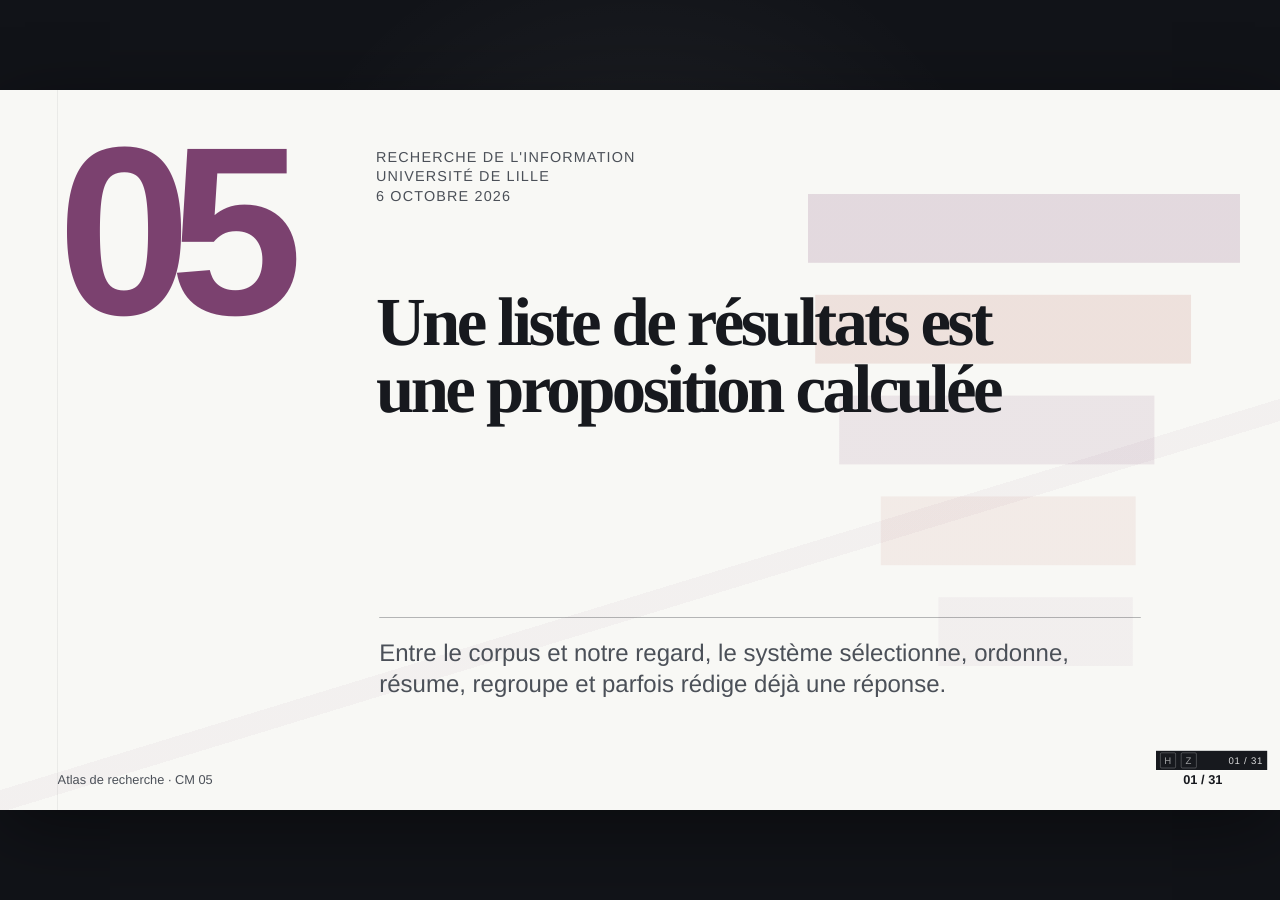
<file: cm05.html>
<!doctype html>
<html lang="fr">
<head>
  <meta charset="utf-8">
  <meta name="viewport" content="width=device-width, initial-scale=1, viewport-fit=cover">
  <meta name="color-scheme" content="light">
  <title>CM 05 · Classement, interfaces et biais</title>
  <link rel="stylesheet" href="styles.css">
  <link rel="stylesheet" href="visual-system-v2.css">
  <link rel="stylesheet" href="media-system-v2.css">
  <link rel="stylesheet" href="zoom-system.css">
</head>
<body>
  <div class="atlas-viewport" data-atlas-viewport>
    <div class="atlas-canvas" data-atlas-canvas>
      <section class="atlas-slide cover-slide" id="cm05-s001" data-slide data-accent="coral" hidden inert aria-hidden="true" style="display:none!important">
  <div class="cover-index">05</div>
  <div class="cover-meta">Recherche de l'information<br>Université de Lille<br>6 octobre 2026</div>
  <h1 class="cover-title">Une liste de résultats est une proposition calculée</h1>
  <p class="cover-subtitle">Entre le corpus et notre regard, le système sélectionne, ordonne, résume, regroupe et parfois rédige déjà une réponse.</p>
  <footer class="slide-footer"><span class="footer-course">Atlas de recherche · CM 05</span><span></span><span class="footer-number">01 / 31</span></footer>
</section>
<section class="atlas-slide kind-question composition-question" id="cm05-s002" data-slide data-kind="question" data-accent="coral" data-readout="bottom" data-title-size="compact" data-density="normal" hidden inert aria-hidden="true" style="display:none!important">
  <div class="slide-rule" aria-hidden="true"></div>
  <header class="slide-header">
    <div class="slide-kicker">OUVERTURE</div>
    <h2 class="slide-title">Pourquoi le premier résultat paraît-il plus vrai ?</h2>
    <div class="slide-coordinate">CM 05<br>02 · 31</div>
  </header>
  <main class="slide-body"><div class="question-stage stage-without-lead"><div class="visual-zone statement-visual"><div class="atlas-scene"><div class="statement-node-rail" style="--rail-count:5"><div class="scene-node" data-node-id="r1" data-tone="signal"><span class="node-index">01</span><span class="node-label">1</span></div><div class="scene-node" data-node-id="r2" data-tone="accent"><span class="node-index">02</span><span class="node-label">2</span></div><div class="scene-node" data-node-id="r3" data-tone="muted"><span class="node-index">03</span><span class="node-label">3</span></div><div class="scene-node" data-node-id="eye" data-tone="ink"><span class="node-index">04</span><span class="node-label">REGARD</span></div><div class="scene-node" data-node-id="belief" data-tone="accent"><span class="node-index">05</span><span class="node-label">IMPORTANCE PERÇUE</span></div></div></div></div><ol class="point-list point-columns-1" style="--point-count:3;--point-columns:1;--point-rows:3"><li><span class="point-index" aria-hidden="true">01</span><span class="point-copy">La visibilité est distribuée de façon très inégale.</span></li><li><span class="point-index" aria-hidden="true">02</span><span class="point-copy">L’interface transforme des scores en signes de confiance.</span></li><li><span class="point-index" aria-hidden="true">03</span><span class="point-copy">Le clic mesure un comportement dont le sens doit être interprété.</span></li></ol></div></main>
  <aside class="state-readout is-baseline" aria-live="polite" data-baseline-label="Question" data-baseline-headline="Les termes du problème" data-baseline-body="Le rang organise l’attention sans suffire à établir la qualité."><div class="state-counter" data-state-counter>00 / 02</div><div class="state-label" data-state-label>Question</div><h3 class="state-headline" data-state-headline>Les termes du problème</h3><p class="state-body" data-state-body>Le rang organise l’attention sans suffire à établir la qualité.</p></aside>
  <script type="application/json" class="state-data">[{"label":"Exposition","headline":"Le haut de l’écran reçoit d’abord le regard","body":"La position agit avant que l’usager ait comparé la méthode ou la provenance des documents.","show":["r1","r2","r3","eye"],"dim":["belief"],"mode":"accumulate"},{"label":"Inférence","headline":"La visibilité devient importance perçue","body":"Le rang est facilement interprété comme une garantie alors qu’il optimise une utilité estimée.","show":["r1","eye","belief"],"dim":["r2","r3"],"mode":"transform"}]</script>
  <footer class="slide-footer">
    <span class="footer-course">Recherche de l'information · CM 05</span>
    <span class="footer-source">Joachims et al. — Evaluating the Accuracy of Implicit Feedback from Clicks · <a href="https://dl.acm.org/doi/10.1145/1229179.1229181" target="_blank" rel="noreferrer">Lien</a></span>
    <span class="footer-number">02 / 31</span>
  </footer>
</section>
<section class="atlas-slide kind-statement composition-statement" id="cm05-s005" data-slide data-kind="statement" data-accent="coral" data-readout="none" data-title-size="compact" data-density="normal" hidden inert aria-hidden="true" style="display:none!important">
  <div class="slide-rule" aria-hidden="true"></div>
  <header class="slide-header">
    <div class="slide-kicker">DÉCOMPOSER</div>
    <h2 class="slide-title">I · Lire la surface avant d’interpréter l’ordre</h2>
    <div class="slide-coordinate">CM 05<br>03 · 31</div>
  </header>
  <main class="slide-body"><div class="statement-stage"><p class="slide-lead">Une page de résultats est un montage de composants issus de circuits documentaires différents.</p><div class="statement-mark" aria-hidden="true"></div></div></main>
  
  <script type="application/json" class="state-data">[]</script>
  <footer class="slide-footer">
    <span class="footer-course">Recherche de l'information · CM 05</span>
    <span class="footer-source"></span>
    <span class="footer-number">03 / 31</span>
  </footer>
</section>
<section class="atlas-slide kind-case composition-evidence many-points" id="cm05-s006" data-slide data-kind="case" data-accent="coral" data-readout="side" data-title-size="compact" data-density="tight" hidden inert aria-hidden="true" style="--copy-width:400px;display:none!important">
  <div class="slide-rule" aria-hidden="true"></div>
  <header class="slide-header">
    <div class="slide-kicker">SCÈNE · INTERFACE</div>
    <h2 class="slide-title">Une SERP moderne juxtapose plusieurs régimes de preuve</h2>
    <div class="slide-coordinate">CM 05<br>04 · 31</div>
  </header>
  <main class="slide-body"><div class="atlas-layout"><div class="copy-zone copy-without-lead"><ol class="point-list point-columns-1" style="--point-count:3;--point-columns:1;--point-rows:3"><li><span class="point-index" aria-hidden="true">01</span><span class="point-copy">Chaque bloc possède une provenance et une logique de sélection.</span></li><li><span class="point-index" aria-hidden="true">02</span><span class="point-copy">Le rang n’est comparable qu’à l’intérieur d’un même ensemble de candidats.</span></li><li><span class="point-index" aria-hidden="true">03</span><span class="point-copy">Le type de module influence la place disponible et l’attention reçue.</span></li></ol></div><div class="visual-zone"><div class="visual-frame visual-document"><div class="atlas-scene media-composite" data-visual-type="document" style="--media-track-h:292px"><figure class="document-media is-zoom-target has-source-strip" data-zoomable="true" data-source-title="Google Search Central — anatomie d’une page de résultats" data-source-caption="Le schéma officiel juxtapose résultat textuel, attributs enrichis, images, vidéos, questions et recherches associées : une seule page, plusieurs logiques de sélection." data-source-credit="Google Search Central" data-source-license="CC BY 4.0 — illustration de la documentation Google Developers, attribution conservée" data-source-url="https://developers.google.com/search/docs/appearance/visual-elements-gallery" data-fit="contain" style="--media-position:center"><div class="document-image-area"><div class="media-artboard" style="width:152.88px;height:260.00px"><img src="assets/source-captures/google-anatomy-of-search-results-page.png" alt="Illustration officielle abstraite d’une page Google mêlant résultat textuel, attributs enrichis, images, vidéos, questions et recherches associées, sans personne." loading="eager" decoding="async"><span class="media-hotspot" data-zoom-id="organic" aria-label="Résultats et enrichissements" data-zoom-label="Résultats et enrichissements" data-zoom-headline="Le haut de page combine plusieurs signaux documentaires" data-zoom-body="Résultat textuel, image, note et cartes associées occupent déjà des régimes de sélection différents." data-zoom-mode="accumulate" data-zoom-tone="accent" style="--hotspot-x:20.500;--hotspot-y:10.500;--hotspot-w:72.000;--hotspot-h:30.000"></span><span class="media-hotspot" data-zoom-id="images" aria-label="Module d’images" data-zoom-label="Module d’images" data-zoom-headline="Le module visuel redistribue l’attention" data-zoom-body="Les catégories et vignettes invitent à explorer par ressemblance visuelle et par regroupement thématique." data-zoom-mode="accumulate" data-zoom-tone="violet" style="--hotspot-x:20.500;--hotspot-y:43.500;--hotspot-w:71.500;--hotspot-h:12.500"></span><span class="media-hotspot" data-zoom-id="suggest" aria-label="Questions et reformulations" data-zoom-label="Questions et reformulations" data-zoom-headline="Le bas de page propose de nouvelles trajectoires" data-zoom-body="Questions dépliables et recherches associées reformulent le besoin et prolongent la session." data-zoom-mode="accumulate" data-zoom-tone="teal" style="--hotspot-x:19.500;--hotspot-y:79.500;--hotspot-w:71.500;--hotspot-h:19.000"></span></div></div><figcaption class="document-source-strip" title="Google Search Central · CC BY 4.0 — illustration de la documentation Google Developers, attribution conservée"><span>Google Search Central · CC BY 4.0 — illustration de la documentation Google Developers, attribution conservée</span><a href="https://developers.google.com/search/docs/appearance/visual-elements-gallery" target="_blank" rel="noreferrer">Lien</a></figcaption></figure><div class="media-node-track" style="--media-node-count:5;--media-node-columns:3;--media-node-rows:2;--media-track-h:292px"><div class="scene-node" data-node-id="answer" data-tone="signal"><span class="node-index">01</span><span class="node-label">SYNTHÈSE</span></div><div class="scene-node" data-node-id="organic" data-tone="accent"><span class="node-index">02</span><span class="node-label">RÉSULTATS WEB</span></div><div class="scene-node" data-node-id="scholar" data-tone="ink"><span class="node-index">03</span><span class="node-label">PUBLICATIONS</span></div><div class="scene-node" data-node-id="images" data-tone="muted"><span class="node-index">04</span><span class="node-label">CAPTURES</span></div><div class="scene-node" data-node-id="suggest" data-tone="ink"><span class="node-index">05</span><span class="node-label">QUESTIONS ASSOCIÉES</span></div></div></div></div></div></div></main>
  <aside class="state-readout is-baseline" aria-live="polite" data-baseline-label="Document" data-baseline-headline="Le cas avant son analyse" data-baseline-body="Pour la requête « qualité OCR archives 2026 », l’écran peut mêler documentation technique, publications, actualités, images, résultats sponsorisés et synthèse générée. Leur proximité visuelle ne les rend pas équivalents."><div class="state-counter" data-state-counter>00 / 03</div><div class="state-label" data-state-label>Document</div><h3 class="state-headline" data-state-headline>Le cas avant son analyse</h3><p class="state-body" data-state-body>Pour la requête « qualité OCR archives 2026 », l’écran peut mêler documentation technique, publications, actualités, images, résultats sponsorisés et synthèse générée. Leur proximité visuelle ne les rend pas équivalents.</p></aside>
  <script type="application/json" class="state-data">[{"label":"Inventorier","headline":"Nommer les blocs avant de les comparer","body":"Distinguer synthèse, liens, verticales et suggestions, puis ouvrir l’original : le snippet reste une porte d’entrée vers la preuve.","show":["answer","organic","scholar","images","suggest"],"dim":[],"mode":"accumulate"},{"label":"Provenance","headline":"Chaque bloc suit son propre circuit","body":"Une synthèse cite des sources sélectionnées ; un module scientifique interroge un autre index ; un carrousel privilégie le visuel.","show":["answer","scholar","images"],"dim":["organic","suggest"],"mode":"transform"},{"label":"Attention","headline":"La surface allouée produit une hiérarchie","body":"Un grand module peut dominer l’écran sans avoir été comparé aux liens selon un score unique.","show":["answer","organic"],"dim":["scholar","images","suggest"],"mode":"transform"}]</script>
  <footer class="slide-footer">
    <span class="footer-course">Recherche de l'information · CM 05</span>
    <span class="footer-source">Google Search Central · <a href="https://developers.google.com/search/docs/appearance/visual-elements-gallery" target="_blank" rel="noreferrer">Lien</a></span>
    <span class="footer-number">04 / 31</span>
  </footer>
</section>
<section class="atlas-slide kind-compare composition-duel many-points" id="cm05-s008" data-slide data-kind="compare" data-accent="coral" data-readout="side" data-title-size="compact" data-density="normal" hidden inert aria-hidden="true" style="--copy-width:400px;display:none!important">
  <div class="slide-rule" aria-hidden="true"></div>
  <header class="slide-header">
    <div class="slide-kicker">PLACEMENT</div>
    <h2 class="slide-title">Sponsorisé et organique répondent à deux sélections</h2>
    <div class="slide-coordinate">CM 05<br>05 · 31</div>
  </header>
  <main class="slide-body"><div class="atlas-layout"><div class="copy-zone copy-without-lead"><ol class="point-list point-columns-1" style="--point-count:4;--point-columns:1;--point-rows:4"><li><span class="point-index" aria-hidden="true">01</span><span class="point-copy">Repérer l’étiquette de placement.</span></li><li><span class="point-index" aria-hidden="true">02</span><span class="point-copy">Lire le domaine réel et la destination.</span></li><li><span class="point-index" aria-hidden="true">03</span><span class="point-copy">Ne pas transformer la première position en jugement de qualité.</span></li><li><span class="point-index" aria-hidden="true">04</span><span class="point-copy">Évaluer ensuite la page selon son contenu et sa provenance.</span></li></ol></div><div class="visual-zone"><div class="visual-frame visual-split"><div class="atlas-scene" data-visual-type="split"><svg class="scene-edges" viewBox="0 0 100 100" preserveAspectRatio="none" aria-hidden="true"><defs><marker id="arrow-cm05-s008" markerWidth="5" markerHeight="5" refX="4" refY="2.5" orient="auto" markerUnits="strokeWidth"><path d="M0,0 L5,2.5 L0,5 Z" fill="context-stroke"></path></marker></defs><line class="scene-edge" data-edge-from="ad" data-edge-to="page" x1="50.00" y1="12.71" x2="50.00" y2="87.29" marker-end="url(#arrow-cm05-s008)"></line><line class="scene-edge" data-edge-from="organic" data-edge-to="page" x1="50.00" y1="50.00" x2="50.00" y2="87.29" marker-end="url(#arrow-cm05-s008)"></line></svg><div class="scene-node" data-node-id="ad" data-tone="signal" style="--x:50.00;--y:12.71;--node-w:420.0px;--node-h:100.0px"><span class="node-index">01</span><span class="node-label">SPONSORISÉ</span><span class="node-detail">éligibilité commerciale</span></div><div class="scene-node" data-node-id="organic" data-tone="accent" style="--x:50.00;--y:50.00;--node-w:420.0px;--node-h:100.0px"><span class="node-index">02</span><span class="node-label">ORGANIQUE</span><span class="node-detail">ranking de recherche</span></div><div class="scene-node" data-node-id="page" data-tone="ink" style="--x:50.00;--y:87.29;--node-w:420.0px;--node-h:100.0px"><span class="node-index">03</span><span class="node-label">PAGE CIBLE</span><span class="node-detail">évaluation après ouverture</span></div></div></div></div></div></main>
  <aside class="state-readout is-baseline" aria-live="polite" data-baseline-label="Comparaison" data-baseline-headline="Deux lectures à distinguer" data-baseline-body="Le contenu sponsorisé est éligible par une relation publicitaire puis ordonné dans cet espace. Le résultat organique est classé par les systèmes de recherche ; les deux peuvent être visuellement proches."><div class="state-counter" data-state-counter>00 / 02</div><div class="state-label" data-state-label>Comparaison</div><h3 class="state-headline" data-state-headline>Deux lectures à distinguer</h3><p class="state-body" data-state-body>Le contenu sponsorisé est éligible par une relation publicitaire puis ordonné dans cet espace. Le résultat organique est classé par les systèmes de recherche ; les deux peuvent être visuellement proches.</p></aside>
  <script type="application/json" class="state-data">[{"label":"Sélection","headline":"Deux circuits produisent deux rangs","body":"Un rang publicitaire et un rang organique ne mesurent pas la même chose.","show":["ad","organic"],"dim":["page"],"mode":"replace"},{"label":"Évaluation","headline":"Les deux pages doivent ensuite être examinées","body":"Le statut du placement n’autorise ni confiance automatique ni rejet automatique du contenu.","show":["ad","organic","page"],"dim":[],"mode":"accumulate"}]</script>
  <footer class="slide-footer">
    <span class="footer-course">Recherche de l'information · CM 05</span>
    <span class="footer-source">Google Ads Help — Organic search result · <a href="https://support.google.com/google-ads/answer/6054492?hl=en" target="_blank" rel="noreferrer">Lien</a></span>
    <span class="footer-number">05 / 31</span>
  </footer>
</section>
<section class="atlas-slide kind-explain composition-band many-points" id="cm05-s009" data-slide data-kind="explain" data-accent="coral" data-readout="side" data-title-size="compact" data-density="normal" hidden inert aria-hidden="true" style="--copy-width:400px;display:none!important">
  <div class="slide-rule" aria-hidden="true"></div>
  <header class="slide-header">
    <div class="slide-kicker">STRUCTURE</div>
    <h2 class="slide-title">Un résultat enrichi dépend de données structurées</h2>
    <div class="slide-coordinate">CM 05<br>06 · 31</div>
  </header>
  <main class="slide-body"><div class="atlas-layout"><div class="copy-zone copy-without-lead"><ol class="point-list point-columns-1" style="--point-count:4;--point-columns:1;--point-rows:4"><li><span class="point-index" aria-hidden="true">01</span><span class="point-copy">Le balisage aide le moteur à identifier le type d’objet.</span></li><li><span class="point-index" aria-hidden="true">02</span><span class="point-copy">L’éligibilité à un affichage ne garantit pas son apparition.</span></li><li><span class="point-index" aria-hidden="true">03</span><span class="point-copy">La propriété visible doit être rattachée à une source et une date.</span></li><li><span class="point-index" aria-hidden="true">04</span><span class="point-copy">Le schéma exclut ce qui n’entre pas dans ses champs.</span></li></ol></div><div class="visual-zone"><div class="visual-frame visual-document"><div class="atlas-scene media-composite" data-visual-type="document" style="--media-track-h:188px"><figure class="document-media is-zoom-target has-source-strip" data-zoomable="true" data-source-title="Google Search Central — attributs enrichis d’un résultat" data-source-caption="Note, étoiles et volume d’avis deviennent immédiatement visibles parce qu’ils occupent des champs interprétables ; l’interface comprime leur contexte méthodologique." data-source-credit="Google Search Central" data-source-license="CC BY 4.0 — illustration de la documentation Google Developers, attribution conservée" data-source-url="https://developers.google.com/search/docs/appearance/visual-elements-gallery" data-fit="contain" style="--media-position:center"><div class="document-image-area"><div class="media-artboard" style="width:536.00px;height:191.67px"><img src="assets/source-captures/google-rich-attributes.png" alt="Illustration officielle abstraite d’un résultat Google enrichi d’une note sur dix, d’étoiles et d’un nombre d’avis, sans personne." loading="eager" decoding="async"><span class="media-hotspot" data-zoom-id="page" aria-label="Attribution" data-zoom-label="Attribution" data-zoom-headline="Le résultat conserve une identité de source" data-zoom-body="Icône, nom et fil d’URL situent le document auquel les attributs seront rattachés." data-zoom-mode="accumulate" data-zoom-tone="teal" style="--hotspot-x:6.000;--hotspot-y:11.000;--hotspot-w:50.000;--hotspot-h:24.000"></span><span class="media-hotspot" data-zoom-id="schema" aria-label="Extrait textuel" data-zoom-label="Extrait textuel" data-zoom-headline="Le contexte verbal accompagne les attributs" data-zoom-body="L’extrait maintient une trace du contenu auquel la note et les avis se rapportent." data-zoom-mode="accumulate" data-zoom-tone="accent" style="--hotspot-x:6.000;--hotspot-y:53.500;--hotspot-w:87.000;--hotspot-h:19.000"></span><span class="media-hotspot" data-zoom-id="rich" aria-label="Note, étoiles et avis" data-zoom-label="Note, étoiles et avis" data-zoom-headline="Trois champs structurés deviennent un signal visuel" data-zoom-body="Valeur numérique, représentation en étoiles et nombre d’avis sont condensés sur une seule ligne." data-zoom-mode="accumulate" data-zoom-tone="signal" style="--hotspot-x:6.000;--hotspot-y:76.000;--hotspot-w:41.000;--hotspot-h:12.000"></span></div></div><figcaption class="document-source-strip" title="Google Search Central · CC BY 4.0 — illustration de la documentation Google Developers, attribution conservée"><span>Google Search Central · CC BY 4.0 — illustration de la documentation Google Developers, attribution conservée</span><a href="https://developers.google.com/search/docs/appearance/visual-elements-gallery" target="_blank" rel="noreferrer">Lien</a></figcaption></figure><div class="media-node-track" style="--media-node-count:4;--media-node-columns:2;--media-node-rows:2;--media-track-h:188px"><div class="scene-node" data-node-id="page" data-tone="ink"><span class="node-index">01</span><span class="node-label">PAGE</span></div><div class="scene-node" data-node-id="schema" data-tone="accent"><span class="node-index">02</span><span class="node-label">BALISAGE</span></div><div class="scene-node" data-node-id="index" data-tone="muted"><span class="node-index">03</span><span class="node-label">INTERPRÉTATION</span></div><div class="scene-node" data-node-id="rich" data-tone="signal"><span class="node-index">04</span><span class="node-label">RÉSULTAT ENRICHI</span></div></div></div></div></div></div></main>
  <aside class="state-readout is-baseline" aria-live="polite" data-baseline-label="Vue d’ensemble" data-baseline-headline="La scène complète" data-baseline-body="Certains affichages reprennent des propriétés déclarées dans la page ou dans une base de connaissances. Ils rendent une information immédiatement visible, mais compressent son contexte."><div class="state-counter" data-state-counter>00 / 02</div><div class="state-label" data-state-label>Vue d’ensemble</div><h3 class="state-headline" data-state-headline>La scène complète</h3><p class="state-body" data-state-body>Certains affichages reprennent des propriétés déclarées dans la page ou dans une base de connaissances. Ils rendent une information immédiatement visible, mais compressent son contexte.</p></aside>
  <script type="application/json" class="state-data">[{"label":"Déclarer","headline":"La page expose une structure","body":"Le balisage transforme certains éléments en propriétés explicitement interprétables.","show":["page","schema"],"dim":["index","rich"],"mode":"accumulate"},{"label":"Afficher","headline":"Le moteur choisit une forme visible","body":"L’interface peut mettre en avant une propriété tout en laissant la méthode ou les limites hors écran.","show":["schema","index","rich"],"dim":["page"],"mode":"transform"}]</script>
  <footer class="slide-footer">
    <span class="footer-course">Recherche de l'information · CM 05</span>
    <span class="footer-source">Google Search Central · <a href="https://developers.google.com/search/docs/appearance/visual-elements-gallery" target="_blank" rel="noreferrer">Lien</a></span>
    <span class="footer-number">06 / 31</span>
  </footer>
</section>
<section class="atlas-slide kind-compare composition-band many-points" id="cm05-s010" data-slide data-kind="compare" data-accent="coral" data-readout="side" data-title-size="compact" data-density="normal" hidden inert aria-hidden="true" style="--copy-width:400px;display:none!important">
  <div class="slide-rule" aria-hidden="true"></div>
  <header class="slide-header">
    <div class="slide-kicker">SYNTHÈSE</div>
    <h2 class="slide-title">Une réponse générée ajoute une couche de composition</h2>
    <div class="slide-coordinate">CM 05<br>07 · 31</div>
  </header>
  <main class="slide-body"><div class="atlas-layout"><div class="copy-zone copy-without-lead"><ol class="point-list point-columns-1" style="--point-count:4;--point-columns:1;--point-rows:4"><li><span class="point-index" aria-hidden="true">01</span><span class="point-copy">La sélection des sources devient moins directement visible.</span></li><li><span class="point-index" aria-hidden="true">02</span><span class="point-copy">Plusieurs affirmations peuvent partager une citation mal ajustée.</span></li><li><span class="point-index" aria-hidden="true">03</span><span class="point-copy">L’ordre rhétorique remplace partiellement l’ordre des résultats.</span></li><li><span class="point-index" aria-hidden="true">04</span><span class="point-copy">L’audit doit descendre de la phrase vers le passage source.</span></li></ol></div><div class="visual-zone"><div class="visual-frame visual-stream"><div class="atlas-scene" data-visual-type="stream"><div class="scene-axis" aria-hidden="true"></div><svg class="scene-edges" viewBox="0 0 100 100" preserveAspectRatio="none" aria-hidden="true"><defs><marker id="arrow-cm05-s010" markerWidth="5" markerHeight="5" refX="4" refY="2.5" orient="auto" markerUnits="strokeWidth"><path d="M0,0 L5,2.5 L0,5 Z" fill="context-stroke"></path></marker></defs><line class="scene-edge" data-edge-from="s1" data-edge-to="compose" x1="25.41" y1="13.70" x2="25.41" y2="86.30" marker-end="url(#arrow-cm05-s010)"></line><line class="scene-edge" data-edge-from="s2" data-edge-to="compose" x1="74.59" y1="13.70" x2="25.41" y2="86.30" marker-end="url(#arrow-cm05-s010)"></line><line class="scene-edge" data-edge-from="compose" data-edge-to="answer" x1="25.41" y1="86.30" x2="74.59" y2="86.30" marker-end="url(#arrow-cm05-s010)"></line></svg><div class="scene-node" data-node-id="s1" data-tone="ink" style="--x:25.41;--y:13.70;--node-w:243.0px;--node-h:100.0px"><span class="node-index">01</span><span class="node-label">SOURCE A</span><span class="node-detail">passage</span></div><div class="scene-node" data-node-id="s2" data-tone="muted" style="--x:74.59;--y:13.70;--node-w:243.0px;--node-h:100.0px"><span class="node-index">02</span><span class="node-label">SOURCE B</span><span class="node-detail">passage</span></div><div class="scene-node" data-node-id="compose" data-tone="accent" style="--x:25.41;--y:86.30;--node-w:243.0px;--node-h:100.0px"><span class="node-index">03</span><span class="node-label">COMPOSITION</span><span class="node-detail">sélection · reformulation</span></div><div class="scene-node" data-node-id="answer" data-tone="signal" style="--x:74.59;--y:86.30;--node-w:243.0px;--node-h:100.0px"><span class="node-index">04</span><span class="node-label">RÉPONSE</span><span class="node-detail">texte continu + liens</span></div></div></div></div></div></main>
  <aside class="state-readout is-baseline" aria-live="polite" data-baseline-label="Comparaison" data-baseline-headline="Deux lectures à distinguer" data-baseline-body="La liste expose des documents séparés ; la synthèse générée sélectionne des passages et les reformule en un texte continu. La fluidité peut masquer les différences de portée entre sources."><div class="state-counter" data-state-counter>00 / 03</div><div class="state-label" data-state-label>Comparaison</div><h3 class="state-headline" data-state-headline>Deux lectures à distinguer</h3><p class="state-body" data-state-body>La liste expose des documents séparés ; la synthèse générée sélectionne des passages et les reformule en un texte continu. La fluidité peut masquer les différences de portée entre sources.</p></aside>
  <script type="application/json" class="state-data">[{"label":"Sélection","headline":"La réponse dépend d’un sous-ensemble","body":"Les documents non retenus disparaissent de la scène, même s’ils offriraient un désaccord pertinent.","show":["s1","s2","compose"],"dim":["answer"],"mode":"accumulate"},{"label":"Fusion","headline":"La reformulation homogénéise les différences","body":"Une phrase peut rapprocher des sources dont les populations, dates ou niveaux de certitude diffèrent.","show":["compose","answer"],"dim":["s1","s2"],"mode":"transform"},{"label":"Contrôle","headline":"Le lien doit ramener au passage probant","body":"Chaque affirmation importante exige un contrôle précis du passage qui la soutient.","show":["s1","answer"],"dim":["s2","compose"],"mode":"transform"}]</script>
  <footer class="slide-footer">
    <span class="footer-course">Recherche de l'information · CM 05</span>
    <span class="footer-source">Google Search Central — AI features and your website · <a href="https://developers.google.com/search/docs/appearance/ai-features" target="_blank" rel="noreferrer">Lien</a></span>
    <span class="footer-number">07 / 31</span>
  </footer>
</section>
<section class="atlas-slide kind-explain composition-mirror many-points" id="cm05-s011" data-slide data-kind="explain" data-accent="coral" data-readout="side" data-title-size="compact" data-density="normal" hidden inert aria-hidden="true" style="--copy-width:400px;display:none!important">
  <div class="slide-rule" aria-hidden="true"></div>
  <header class="slide-header">
    <div class="slide-kicker">AVANT LA LISTE</div>
    <h2 class="slide-title">L’autocomplétion propose des formulations probables</h2>
    <div class="slide-coordinate">CM 05<br>08 · 31</div>
  </header>
  <main class="slide-body"><div class="atlas-layout"><div class="copy-zone copy-without-lead"><ol class="point-list point-columns-1" style="--point-count:4;--point-columns:1;--point-rows:4"><li><span class="point-index" aria-hidden="true">01</span><span class="point-copy">Le préfixe saisi contraint les propositions.</span></li><li><span class="point-index" aria-hidden="true">02</span><span class="point-copy">La langue, le lieu, la fraîcheur et les politiques du service peuvent intervenir.</span></li><li><span class="point-index" aria-hidden="true">03</span><span class="point-copy">Les formulations fréquentes deviennent plus disponibles cognitivement.</span></li><li><span class="point-index" aria-hidden="true">04</span><span class="point-copy">Une suggestion doit être testée comme hypothèse de vocabulaire.</span></li></ol></div><div class="visual-zone"><div class="visual-frame visual-query"><div class="atlas-scene geometry-locked" data-visual-type="query"><div class="scene-axis" aria-hidden="true"></div><svg class="scene-edges" viewBox="0 0 100 100" preserveAspectRatio="none" aria-hidden="true"><defs><marker id="arrow-cm05-s011" markerWidth="5" markerHeight="5" refX="4" refY="2.5" orient="auto" markerUnits="strokeWidth"><path d="M0,0 L5,2.5 L0,5 Z" fill="context-stroke"></path></marker></defs><line class="scene-edge" data-edge-from="prefix" data-edge-to="s1" x1="21.95" y1="10.23" x2="78.05" y2="10.23" marker-end="url(#arrow-cm05-s011)"></line><line class="scene-edge" data-edge-from="prefix" data-edge-to="s2" x1="21.95" y1="10.23" x2="21.95" y2="50.00" marker-end="url(#arrow-cm05-s011)"></line><line class="scene-edge" data-edge-from="prefix" data-edge-to="s3" x1="21.95" y1="10.23" x2="78.05" y2="50.00" marker-end="url(#arrow-cm05-s011)"></line><line class="scene-edge" data-edge-from="s1" data-edge-to="query" x1="78.05" y1="10.23" x2="50.00" y2="89.77" marker-end="url(#arrow-cm05-s011)"></line><line class="scene-edge" data-edge-from="s2" data-edge-to="query" x1="21.95" y1="50.00" x2="50.00" y2="89.77" marker-end="url(#arrow-cm05-s011)"></line><line class="scene-edge" data-edge-from="s3" data-edge-to="query" x1="78.05" y1="50.00" x2="50.00" y2="89.77" marker-end="url(#arrow-cm05-s011)"></line></svg><div class="scene-node" data-node-id="prefix" data-tone="accent" style="--x:21.95;--y:10.23;--node-w:214.0px;--node-h:105.0px"><span class="node-index">01</span><span class="node-label">qualité OCR…</span><span class="node-detail">préfixe</span></div><div class="scene-node" data-node-id="s1" data-tone="ink" style="--x:78.05;--y:10.23;--node-w:214.0px;--node-h:105.0px"><span class="node-index">02</span><span class="node-label">… archives</span><span class="node-detail">suggestion</span></div><div class="scene-node" data-node-id="s2" data-tone="muted" style="--x:21.95;--y:50.00;--node-w:214.0px;--node-h:105.0px"><span class="node-index">03</span><span class="node-label">… évaluation</span><span class="node-detail">suggestion</span></div><div class="scene-node" data-node-id="s3" data-tone="signal" style="--x:78.05;--y:50.00;--node-w:214.0px;--node-h:105.0px"><span class="node-index">04</span><span class="node-label">… taux d’erreur</span><span class="node-detail">suggestion</span></div><div class="scene-node" data-node-id="query" data-tone="accent" style="--x:50.00;--y:89.77;--node-w:214.0px;--node-h:105.0px"><span class="node-index">05</span><span class="node-label">REQUÊTE CHOISIE</span><span class="node-detail">décision de l’usager</span></div></div></div></div></div></main>
  <aside class="state-readout is-baseline" aria-live="polite" data-baseline-label="Vue d’ensemble" data-baseline-headline="La scène complète" data-baseline-body="Les suggestions réduisent l’effort de saisie et révèlent parfois un vocabulaire utile. Elles ne constituent ni un sondage d’opinion ni une carte exhaustive des questions possibles."><div class="state-counter" data-state-counter>00 / 02</div><div class="state-label" data-state-label>Vue d’ensemble</div><h3 class="state-headline" data-state-headline>La scène complète</h3><p class="state-body" data-state-body>Les suggestions réduisent l’effort de saisie et révèlent parfois un vocabulaire utile. Elles ne constituent ni un sondage d’opinion ni une carte exhaustive des questions possibles.</p></aside>
  <script type="application/json" class="state-data">[{"label":"Proposer","headline":"Le système réduit l’espace des formulations","body":"Les suggestions rendent certaines suites plus visibles et laissent les autres hors écran.","show":["prefix","s1","s2","s3"],"dim":["query"],"mode":"accumulate"},{"label":"Choisir","headline":"L’usager reste responsable de la formulation","body":"Accepter une suggestion importe une catégorie ; la modifier permet de tester un autre cadrage.","show":["prefix","query"],"dim":["s1","s2","s3"],"mode":"transform"}]</script>
  <footer class="slide-footer">
    <span class="footer-course">Recherche de l'information · CM 05</span>
    <span class="footer-source">Google Search Help — Search predictions · <a href="https://support.google.com/websearch/answer/7368877" target="_blank" rel="noreferrer">Lien</a></span>
    <span class="footer-number">08 / 31</span>
  </footer>
</section>
<section class="atlas-slide kind-statement composition-statement many-points" id="cm05-s013" data-slide data-kind="statement" data-accent="coral" data-readout="side" data-title-size="normal" data-density="normal" hidden inert aria-hidden="true" style="--copy-width:400px;display:none!important">
  <div class="slide-rule" aria-hidden="true"></div>
  <header class="slide-header">
    <div class="slide-kicker">VISIBILITÉ</div>
    <h2 class="slide-title">Le premier écran est une ressource rare</h2>
    <div class="slide-coordinate">CM 05<br>09 · 31</div>
  </header>
  <main class="slide-body"><div class="statement-stage stage-without-lead"><div class="visual-zone statement-visual"><div class="atlas-scene"><div class="statement-node-rail" style="--rail-count:3"><div class="scene-node" data-node-id="top" data-tone="signal"><span class="node-index">01</span><span class="node-label">ZONE IMMÉDIATE</span></div><div class="scene-node" data-node-id="fold" data-tone="accent"><span class="node-index">02</span><span class="node-label">LIGNE DE FLOTTAISON</span></div><div class="scene-node" data-node-id="below" data-tone="muted"><span class="node-index">03</span><span class="node-label">RÉSULTATS SUIVANTS</span></div></div></div></div><ol class="point-list point-columns-1" style="--point-count:4;--point-columns:1;--point-rows:4"><li><span class="point-index" aria-hidden="true">01</span><span class="point-copy">Un bloc de synthèse peut repousser tous les liens sous la ligne de flottaison.</span></li><li><span class="point-index" aria-hidden="true">02</span><span class="point-copy">Une carte ou un carrousel capte le regard par sa surface.</span></li><li><span class="point-index" aria-hidden="true">03</span><span class="point-copy">Sur mobile, la séquence devient plus verticale et plus restrictive.</span></li><li><span class="point-index" aria-hidden="true">04</span><span class="point-copy">L’audit doit noter ce qui est visible sans défilement.</span></li></ol></div></main>
  <aside class="state-readout is-baseline" aria-live="polite" data-baseline-label="Vue d’ensemble" data-baseline-headline="La scène complète" data-baseline-body="Sur un écran limité, chaque module occupe une surface qui repousse les autres. La visibilité dépend donc du rang, mais aussi de la taille, du format et de l’ordre de composition."><div class="state-counter" data-state-counter>00 / 02</div><div class="state-label" data-state-label>Vue d’ensemble</div><h3 class="state-headline" data-state-headline>La scène complète</h3><p class="state-body" data-state-body>Sur un écran limité, chaque module occupe une surface qui repousse les autres. La visibilité dépend donc du rang, mais aussi de la taille, du format et de l’ordre de composition.</p></aside>
  <script type="application/json" class="state-data">[{"label":"Surface","headline":"La taille d’un module déplace les autres","body":"La visibilité combine une position numérique et une allocation d’espace.","show":["top","fold"],"dim":["below"],"mode":"accumulate"},{"label":"Défilement","headline":"Ce qui reste sous l’écran exige un effort","body":"Une source très pertinente peut devenir pratiquement absente si l’usager ne descend pas.","show":["fold","below"],"dim":["top"],"mode":"transform"}]</script>
  <footer class="slide-footer">
    <span class="footer-course">Recherche de l'information · CM 05</span>
    <span class="footer-source">Joachims et al. — Evaluating the Accuracy of Implicit Feedback from Clicks · <a href="https://dl.acm.org/doi/10.1145/1229179.1229181" target="_blank" rel="noreferrer">Lien</a></span>
    <span class="footer-number">09 / 31</span>
  </footer>
</section>
<section class="atlas-slide kind-compare composition-field many-points" id="cm05-s014" data-slide data-kind="compare" data-accent="coral" data-readout="side" data-title-size="compact" data-density="normal" hidden inert aria-hidden="true" style="--copy-width:400px;display:none!important">
  <div class="slide-rule" aria-hidden="true"></div>
  <header class="slide-header">
    <div class="slide-kicker">SIGNAL D’USAGE</div>
    <h2 class="slide-title">Un clic exprime une décision située et ambiguë</h2>
    <div class="slide-coordinate">CM 05<br>10 · 31</div>
  </header>
  <main class="slide-body"><div class="atlas-layout"><div class="copy-zone copy-without-lead"><ol class="point-list point-columns-1" style="--point-count:4;--point-columns:1;--point-rows:4"><li><span class="point-index" aria-hidden="true">01</span><span class="point-copy">Position élevée → exposition plus forte.</span></li><li><span class="point-index" aria-hidden="true">02</span><span class="point-copy">Extrait attractif → probabilité d’ouverture plus forte.</span></li><li><span class="point-index" aria-hidden="true">03</span><span class="point-copy">Besoin déjà satisfait sur l’écran → absence de clic possible.</span></li><li><span class="point-index" aria-hidden="true">04</span><span class="point-copy">Retour rapide → signal ambigu à confronter au contexte.</span></li></ol></div><div class="visual-zone"><div class="visual-frame visual-network"><div class="atlas-scene geometry-locked" data-visual-type="network"><svg class="scene-edges" viewBox="0 0 100 100" preserveAspectRatio="none" aria-hidden="true"><defs><marker id="arrow-cm05-s014" markerWidth="5" markerHeight="5" refX="4" refY="2.5" orient="auto" markerUnits="strokeWidth"><path d="M0,0 L5,2.5 L0,5 Z" fill="context-stroke"></path></marker></defs><line class="scene-edge" data-edge-from="relevance" data-edge-to="click" x1="25.30" y1="9.81" x2="74.70" y2="50.00" marker-end="url(#arrow-cm05-s014)"></line><line class="scene-edge" data-edge-from="position" data-edge-to="click" x1="74.70" y1="9.81" x2="74.70" y2="50.00" marker-end="url(#arrow-cm05-s014)"></line><line class="scene-edge" data-edge-from="snippet" data-edge-to="click" x1="25.30" y1="50.00" x2="74.70" y2="50.00" marker-end="url(#arrow-cm05-s014)"></line><line class="scene-edge" data-edge-from="relevance" data-edge-to="satisfied" x1="25.30" y1="9.81" x2="50.00" y2="90.19" marker-end="url(#arrow-cm05-s014)"></line></svg><div class="scene-node" data-node-id="relevance" data-tone="accent" style="--x:25.30;--y:9.81;--node-w:249.0px;--node-h:100.0px"><span class="node-index">01</span><span class="node-label">PERTINENCE</span><span class="node-detail">adéquation</span></div><div class="scene-node" data-node-id="position" data-tone="signal" style="--x:74.70;--y:9.81;--node-w:249.0px;--node-h:100.0px"><span class="node-index">02</span><span class="node-label">POSITION</span><span class="node-detail">exposition</span></div><div class="scene-node" data-node-id="snippet" data-tone="ink" style="--x:25.30;--y:50.00;--node-w:249.0px;--node-h:100.0px"><span class="node-index">03</span><span class="node-label">EXTRAIT</span><span class="node-detail">promesse</span></div><div class="scene-node" data-node-id="click" data-tone="accent" style="--x:74.70;--y:50.00;--node-w:249.0px;--node-h:100.0px"><span class="node-index">04</span><span class="node-label">CLIC</span><span class="node-detail">action observée</span></div><div class="scene-node" data-node-id="satisfied" data-tone="muted" style="--x:50.00;--y:90.19;--node-w:249.0px;--node-h:100.0px"><span class="node-index">05</span><span class="node-label">SANS CLIC</span><span class="node-detail">réponse déjà visible</span></div></div></div></div></div></main>
  <aside class="state-readout is-baseline" aria-live="polite" data-baseline-label="Comparaison" data-baseline-headline="Deux lectures à distinguer" data-baseline-body="Le clic dépend de la pertinence perçue, mais aussi de la position, du texte du snippet, de la familiarité du domaine et de l’effort attendu. Les données d’usage doivent donc être corrigées et interprétées."><div class="state-counter" data-state-counter>00 / 02</div><div class="state-label" data-state-label>Comparaison</div><h3 class="state-headline" data-state-headline>Deux lectures à distinguer</h3><p class="state-body" data-state-body>Le clic dépend de la pertinence perçue, mais aussi de la position, du texte du snippet, de la familiarité du domaine et de l’effort attendu. Les données d’usage doivent donc être corrigées et interprétées.</p></aside>
  <script type="application/json" class="state-data">[{"label":"Confusion","headline":"Le clic mélange plusieurs causes","body":"Il serait faux de traduire directement « davantage cliqué » par « davantage pertinent ».","show":["relevance","position","snippet","click"],"dim":["satisfied"],"mode":"accumulate"},{"label":"Absence","headline":"Ne pas cliquer peut aussi signifier satisfaction","body":"Une heure, une définition ou un chiffre visible sur l’écran peut répondre sans ouverture.","show":["relevance","satisfied"],"dim":["position","snippet","click"],"mode":"transform"}]</script>
  <footer class="slide-footer">
    <span class="footer-course">Recherche de l'information · CM 05</span>
    <span class="footer-source">Joachims et al. — Evaluating the Accuracy of Implicit Feedback from Clicks · <a href="https://dl.acm.org/doi/10.1145/1229179.1229181" target="_blank" rel="noreferrer">Lien</a></span>
    <span class="footer-number">10 / 31</span>
  </footer>
</section>
<section class="atlas-slide kind-statement composition-statement" id="cm05-s015" data-slide data-kind="statement" data-accent="coral" data-readout="none" data-title-size="normal" data-density="normal" hidden inert aria-hidden="true" style="display:none!important">
  <div class="slide-rule" aria-hidden="true"></div>
  <header class="slide-header">
    <div class="slide-kicker">EXPLIQUER</div>
    <h2 class="slide-title">II · Reconstruire la fabrique d’un score</h2>
    <div class="slide-coordinate">CM 05<br>11 · 31</div>
  </header>
  <main class="slide-body"><div class="statement-stage"><p class="slide-lead">Un ordre résulte d’une combinaison de signaux dont le poids et même la pertinence varient selon la requête.</p><div class="statement-mark" aria-hidden="true"></div></div></main>
  
  <script type="application/json" class="state-data">[]</script>
  <footer class="slide-footer">
    <span class="footer-course">Recherche de l'information · CM 05</span>
    <span class="footer-source"></span>
    <span class="footer-number">11 / 31</span>
  </footer>
</section>
<section class="atlas-slide kind-sequence composition-band many-points" id="cm05-s016" data-slide data-kind="sequence" data-accent="coral" data-readout="side" data-title-size="compact" data-density="normal" hidden inert aria-hidden="true" style="--copy-width:400px;display:none!important">
  <div class="slide-rule" aria-hidden="true"></div>
  <header class="slide-header">
    <div class="slide-kicker">PIPELINE</div>
    <h2 class="slide-title">Le ranking compare des candidats déjà sélectionnés</h2>
    <div class="slide-coordinate">CM 05<br>12 · 31</div>
  </header>
  <main class="slide-body"><div class="atlas-layout"><div class="copy-zone copy-without-lead"><ol class="point-list point-columns-1" style="--point-count:4;--point-columns:1;--point-rows:4"><li><span class="point-index" aria-hidden="true">01</span><span class="point-copy">Récupération : trouver rapidement des candidats plausibles.</span></li><li><span class="point-index" aria-hidden="true">02</span><span class="point-copy">Caractéristiques : texte, liens, fraîcheur, structure, contexte.</span></li><li><span class="point-index" aria-hidden="true">03</span><span class="point-copy">Score : estimer une utilité relative pour la requête.</span></li><li><span class="point-index" aria-hidden="true">04</span><span class="point-copy">Règles finales : diversité, déduplication, sécurité et modules.</span></li></ol></div><div class="visual-zone"><div class="visual-frame visual-stream"><div class="atlas-scene" data-visual-type="stream"><div class="scene-axis" aria-hidden="true"></div><svg class="scene-edges" viewBox="0 0 100 100" preserveAspectRatio="none" aria-hidden="true"><defs><marker id="arrow-cm05-s016" markerWidth="5" markerHeight="5" refX="4" refY="2.5" orient="auto" markerUnits="strokeWidth"><path d="M0,0 L5,2.5 L0,5 Z" fill="context-stroke"></path></marker></defs><line class="scene-edge" data-edge-from="retrieve" data-edge-to="features" x1="25.41" y1="13.70" x2="74.59" y2="13.70" marker-end="url(#arrow-cm05-s016)"></line><line class="scene-edge" data-edge-from="features" data-edge-to="score" x1="74.59" y1="13.70" x2="25.41" y2="86.30" marker-end="url(#arrow-cm05-s016)"></line><line class="scene-edge" data-edge-from="score" data-edge-to="list" x1="25.41" y1="86.30" x2="74.59" y2="86.30" marker-end="url(#arrow-cm05-s016)"></line></svg><div class="scene-node" data-node-id="retrieve" data-tone="muted" style="--x:25.41;--y:13.70;--node-w:243.0px;--node-h:100.0px"><span class="node-index">01</span><span class="node-label">CANDIDATS</span><span class="node-detail">récupération</span></div><div class="scene-node" data-node-id="features" data-tone="ink" style="--x:74.59;--y:13.70;--node-w:243.0px;--node-h:100.0px"><span class="node-index">02</span><span class="node-label">SIGNAUX</span><span class="node-detail">caractéristiques</span></div><div class="scene-node" data-node-id="score" data-tone="accent" style="--x:25.41;--y:86.30;--node-w:243.0px;--node-h:100.0px"><span class="node-index">03</span><span class="node-label">SCORE</span><span class="node-detail">combinaison</span></div><div class="scene-node" data-node-id="list" data-tone="signal" style="--x:74.59;--y:86.30;--node-w:243.0px;--node-h:100.0px"><span class="node-index">04</span><span class="node-label">LISTE COMPOSÉE</span><span class="node-detail">ordre et modules</span></div></div></div></div></div></main>
  <aside class="state-readout is-baseline" aria-live="polite" data-baseline-label="Processus" data-baseline-headline="Le mécanisme complet" data-baseline-body="Le moteur ne classe pas le web entier à chaque saisie. Il récupère un ensemble candidat dans ses index, calcule des caractéristiques, combine des scores et applique des règles de composition."><div class="state-counter" data-state-counter>00 / 03</div><div class="state-label" data-state-label>Processus</div><h3 class="state-headline" data-state-headline>Le mécanisme complet</h3><p class="state-body" data-state-body>Le moteur ne classe pas le web entier à chaque saisie. Il récupère un ensemble candidat dans ses index, calcule des caractéristiques, combine des scores et applique des règles de composition.</p></aside>
  <script type="application/json" class="state-data">[{"label":"Récupérer","headline":"Le classement commence sur un sous-ensemble","body":"Un candidat absent de cette première sélection ne peut pas être sauvé par le score final.","show":["retrieve"],"dim":["features","score","list"],"mode":"replace"},{"label":"Combiner","headline":"Les signaux prennent sens ensemble","body":"La présence des termes, la fraîcheur ou les liens peuvent compter différemment selon le besoin détecté.","show":["retrieve","features","score"],"dim":["list"],"mode":"accumulate"},{"label":"Composer","headline":"L’ordre final incorpore des contraintes","body":"Diversité, déduplication et règles de présentation modifient la liste après le score brut.","show":["retrieve","features","score","list"],"dim":[],"mode":"accumulate"}]</script>
  <footer class="slide-footer">
    <span class="footer-course">Recherche de l'information · CM 05</span>
    <span class="footer-source">Google Search Central — Guide to ranking systems · <a href="https://developers.google.com/search/docs/appearance/ranking-systems-guide" target="_blank" rel="noreferrer">Lien</a></span>
    <span class="footer-number">12 / 31</span>
  </footer>
</section>
<section class="atlas-slide kind-compare composition-duel many-points" id="cm05-s017" data-slide data-kind="compare" data-accent="coral" data-readout="side" data-title-size="compact" data-density="tight" hidden inert aria-hidden="true" style="--copy-width:400px;display:none!important">
  <div class="slide-rule" aria-hidden="true"></div>
  <header class="slide-header">
    <div class="slide-kicker">APPARIEMENT</div>
    <h2 class="slide-title">Lexical et sémantique construisent des voisinages différents</h2>
    <div class="slide-coordinate">CM 05<br>13 · 31</div>
  </header>
  <main class="slide-body"><div class="atlas-layout"><div class="copy-zone copy-without-lead"><ol class="point-list point-columns-1" style="--point-count:4;--point-columns:1;--point-rows:4"><li><span class="point-index" aria-hidden="true">01</span><span class="point-copy">Lexical : contrôle fort sur les mots présents et les champs.</span></li><li><span class="point-index" aria-hidden="true">02</span><span class="point-copy">Sémantique : rappel accru pour synonymes et paraphrases.</span></li><li><span class="point-index" aria-hidden="true">03</span><span class="point-copy">Hybride : combinaison pondérée de deux listes ou scores.</span></li><li><span class="point-index" aria-hidden="true">04</span><span class="point-copy">Le choix dépend du corpus, de la langue et du besoin de précision.</span></li></ol></div><div class="visual-zone"><div class="visual-frame visual-split"><div class="atlas-scene" data-visual-type="split"><svg class="scene-edges" viewBox="0 0 100 100" preserveAspectRatio="none" aria-hidden="true"><defs><marker id="arrow-cm05-s017" markerWidth="5" markerHeight="5" refX="4" refY="2.5" orient="auto" markerUnits="strokeWidth"><path d="M0,0 L5,2.5 L0,5 Z" fill="context-stroke"></path></marker></defs><line class="scene-edge" data-edge-from="q" data-edge-to="lex" x1="50.00" y1="12.71" x2="50.00" y2="37.57" marker-end="url(#arrow-cm05-s017)"></line><line class="scene-edge" data-edge-from="q" data-edge-to="sem" x1="50.00" y1="12.71" x2="50.00" y2="62.43" marker-end="url(#arrow-cm05-s017)"></line><line class="scene-edge" data-edge-from="lex" data-edge-to="hybrid" x1="50.00" y1="37.57" x2="50.00" y2="87.29" marker-end="url(#arrow-cm05-s017)"></line><line class="scene-edge" data-edge-from="sem" data-edge-to="hybrid" x1="50.00" y1="62.43" x2="50.00" y2="87.29" marker-end="url(#arrow-cm05-s017)"></line></svg><div class="scene-node" data-node-id="q" data-tone="accent" style="--x:50.00;--y:12.71;--node-w:420.0px;--node-h:100.0px"><span class="node-index">01</span><span class="node-label">qualité OCR</span><span class="node-detail">requête</span></div><div class="scene-node" data-node-id="lex" data-tone="ink" style="--x:50.00;--y:37.57;--node-w:420.0px;--node-h:100.0px"><span class="node-index">02</span><span class="node-label">termes identiques</span><span class="node-detail">voisinage lexical</span></div><div class="scene-node" data-node-id="sem" data-tone="signal" style="--x:50.00;--y:62.43;--node-w:420.0px;--node-h:100.0px"><span class="node-index">03</span><span class="node-label">erreur de reconnaissance</span><span class="node-detail">voisinage sémantique</span></div><div class="scene-node" data-node-id="hybrid" data-tone="accent" style="--x:50.00;--y:87.29;--node-w:420.0px;--node-h:100.0px"><span class="node-index">04</span><span class="node-label">FUSION</span><span class="node-detail">liste hybride</span></div></div></div></div></div></main>
  <aside class="state-readout is-baseline" aria-live="polite" data-baseline-label="Comparaison" data-baseline-headline="Deux lectures à distinguer" data-baseline-body="La correspondance lexicale favorise les termes partagés ; les représentations sémantiques rapprochent aussi des formulations conceptuellement voisines. Les deux peuvent coopérer dans une recherche hybride."><div class="state-counter" data-state-counter>00 / 03</div><div class="state-label" data-state-label>Comparaison</div><h3 class="state-headline" data-state-headline>Deux lectures à distinguer</h3><p class="state-body" data-state-body>La correspondance lexicale favorise les termes partagés ; les représentations sémantiques rapprochent aussi des formulations conceptuellement voisines. Les deux peuvent coopérer dans une recherche hybride.</p></aside>
  <script type="application/json" class="state-data">[{"label":"Lexical","headline":"Les mots partagés donnent un contrôle explicite","body":"La méthode est forte pour les noms, expressions et contraintes connues, mais manque certaines paraphrases.","show":["q","lex"],"dim":["sem","hybrid"],"mode":"replace"},{"label":"Sémantique","headline":"Le sens estimé élargit les formulations","body":"Le rappel peut augmenter au prix de rapprochements difficiles à anticiper ou à expliquer.","show":["q","sem"],"dim":["lex","hybrid"],"mode":"replace"},{"label":"Hybride","headline":"La fusion cherche un compromis","body":"Elle combine précision lexicale et voisinage sémantique, avec une pondération qui influence l’ordre final.","show":["q","lex","sem","hybrid"],"dim":[],"mode":"transform"}]</script>
  <footer class="slide-footer">
    <span class="footer-course">Recherche de l'information · CM 05</span>
    <span class="footer-source">Google Search Central — Guide to ranking systems · <a href="https://developers.google.com/search/docs/appearance/ranking-systems-guide" target="_blank" rel="noreferrer">Lien</a></span>
    <span class="footer-number">13 / 31</span>
  </footer>
</section>
<section class="atlas-slide kind-explain composition-band many-points" id="cm05-s018" data-slide data-kind="explain" data-accent="coral" data-readout="side" data-title-size="compact" data-density="normal" hidden inert aria-hidden="true" style="--copy-width:400px;display:none!important">
  <div class="slide-rule" aria-hidden="true"></div>
  <header class="slide-header">
    <div class="slide-kicker">INTENTION</div>
    <h2 class="slide-title">La fraîcheur n’est utile que pour certaines requêtes</h2>
    <div class="slide-coordinate">CM 05<br>14 · 31</div>
  </header>
  <main class="slide-body"><div class="atlas-layout"><div class="copy-zone copy-without-lead"><ol class="point-list point-columns-1" style="--point-count:4;--point-columns:1;--point-rows:4"><li><span class="point-index" aria-hidden="true">01</span><span class="point-copy">Actualité : date de l’événement et de publication deviennent décisives.</span></li><li><span class="point-index" aria-hidden="true">02</span><span class="point-copy">État d’un logiciel : version et date conditionnent la réponse.</span></li><li><span class="point-index" aria-hidden="true">03</span><span class="point-copy">Concept stable : ancienneté n’annule pas automatiquement la pertinence.</span></li><li><span class="point-index" aria-hidden="true">04</span><span class="point-copy">Archive : la date historique de l’objet peut être le critère recherché.</span></li></ol></div><div class="visual-zone"><div class="visual-frame visual-spectrum"><div class="atlas-scene" data-visual-type="spectrum"><div class="scene-axis" aria-hidden="true"></div><div class="scene-node" data-node-id="live" data-tone="signal" style="--x:50.00;--y:13.70;--node-w:485.3px;--node-h:100.0px"><span class="node-index">01</span><span class="node-label">SERVICE ACTUEL</span><span class="node-detail">fraîcheur forte</span></div><div class="scene-node" data-node-id="software" data-tone="accent" style="--x:50.00;--y:37.90;--node-w:485.3px;--node-h:100.0px"><span class="node-index">02</span><span class="node-label">DOCUMENTATION</span><span class="node-detail">version datée</span></div><div class="scene-node" data-node-id="concept" data-tone="ink" style="--x:50.00;--y:62.10;--node-w:485.3px;--node-h:100.0px"><span class="node-index">03</span><span class="node-label">CONCEPT</span><span class="node-detail">stabilité</span></div><div class="scene-node" data-node-id="archive" data-tone="muted" style="--x:50.00;--y:86.30;--node-w:485.3px;--node-h:100.0px"><span class="node-index">04</span><span class="node-label">SOURCE HISTORIQUE</span><span class="node-detail">date de l’objet</span></div></div></div></div></div></main>
  <aside class="state-readout is-baseline" aria-live="polite" data-baseline-label="Vue d’ensemble" data-baseline-headline="La scène complète" data-baseline-body="Une date récente peut être centrale pour un calendrier de service et secondaire pour une définition stable. Les systèmes tentent d’estimer quand la requête « mérite » de la fraîcheur."><div class="state-counter" data-state-counter>00 / 02</div><div class="state-label" data-state-label>Vue d’ensemble</div><h3 class="state-headline" data-state-headline>La scène complète</h3><p class="state-body" data-state-body>Une date récente peut être centrale pour un calendrier de service et secondaire pour une définition stable. Les systèmes tentent d’estimer quand la requête « mérite » de la fraîcheur.</p></aside>
  <script type="application/json" class="state-data">[{"label":"Actuel","headline":"Certains besoins périment vite","body":"Un résultat ancien peut être exact dans son contexte et inutilisable pour une version ou une règle actuelle.","show":["live","software"],"dim":["concept","archive"],"mode":"replace"},{"label":"Durable","headline":"L’ancienneté peut être pertinente","body":"Pour un concept ou une source historique, l’adéquation à l’objet prime sur la nouveauté.","show":["concept","archive"],"dim":["live","software"],"mode":"replace"}]</script>
  <footer class="slide-footer">
    <span class="footer-course">Recherche de l'information · CM 05</span>
    <span class="footer-source">Google Search Central — Guide to ranking systems · <a href="https://developers.google.com/search/docs/appearance/ranking-systems-guide" target="_blank" rel="noreferrer">Lien</a></span>
    <span class="footer-number">14 / 31</span>
  </footer>
</section>
<section class="atlas-slide kind-map composition-field many-points" id="cm05-s019" data-slide data-kind="map" data-accent="coral" data-readout="side" data-title-size="compact" data-density="normal" hidden inert aria-hidden="true" style="--copy-width:400px;display:none!important">
  <div class="slide-rule" aria-hidden="true"></div>
  <header class="slide-header">
    <div class="slide-kicker">LIENS</div>
    <h2 class="slide-title">Les liens décrivent une autorité relative dans un réseau</h2>
    <div class="slide-coordinate">CM 05<br>15 · 31</div>
  </header>
  <main class="slide-body"><div class="atlas-layout"><div class="copy-zone copy-without-lead"><ol class="point-list point-columns-1" style="--point-count:4;--point-columns:1;--point-rows:4"><li><span class="point-index" aria-hidden="true">01</span><span class="point-copy">Un lien transmet un signal selon la structure du réseau.</span></li><li><span class="point-index" aria-hidden="true">02</span><span class="point-copy">Tous les liens n’ont pas le même poids ni la même intention.</span></li><li><span class="point-index" aria-hidden="true">03</span><span class="point-copy">Les réseaux artificiels cherchent à manipuler cette structure.</span></li><li><span class="point-index" aria-hidden="true">04</span><span class="point-copy">Le PageRank moderne n’est qu’un signal parmi beaucoup d’autres.</span></li></ol></div><div class="visual-zone"><div class="visual-frame visual-document"><div class="atlas-scene media-composite" data-visual-type="document" style="--media-track-h:144px"><figure class="document-media is-zoom-target has-source-strip" data-zoomable="true" data-source-title="PageRank — l’autorité circule dans un graphe" data-source-caption="Un lien transmet un poids dépendant du nœud qui l’émet ; le classement résulte d’itérations sur le réseau complet." data-source-credit="Carlos Eduardo Ravello Joo — d’après Brin et Page (1998)" data-source-license="CC BY-SA 4.0." data-source-url="https://commons.wikimedia.org/wiki/File:Brin-page-1998-pagerank-algorithm.svg" data-fit="contain" style="--media-position:center"><div class="document-image-area"><div class="media-artboard" style="width:536.00px;height:335.00px"><img src="assets/media_v2/cm05_pagerank_algorithm.svg" alt="Infographie vectorielle sans personne présentant un graphe dirigé de six nœuds, la formule PageRank et son interprétation probabiliste." loading="eager" decoding="async"><span class="media-hotspot" data-zoom-id="graph" aria-label="Réseau" data-zoom-label="Réseau" data-zoom-headline="Les flèches distribuent une autorité relative" data-zoom-body="Le nœud C devient dominant selon la pondération récursive des liens entrants." data-zoom-mode="accumulate" data-zoom-tone="teal" style="--hotspot-x:4.000;--hotspot-y:16.000;--hotspot-w:40.000;--hotspot-h:65.000"></span><span class="media-hotspot" data-zoom-id="formula" aria-label="Calcul" data-zoom-label="Calcul" data-zoom-headline="La formule combine amortissement et contributions entrantes" data-zoom-body="Chaque nœud transmet son score en le divisant par son nombre de liens sortants ; le facteur d amortit la circulation." data-zoom-mode="accumulate" data-zoom-tone="accent" style="--hotspot-x:51.300;--hotspot-y:19.500;--hotspot-w:42.800;--hotspot-h:21.000"></span><span class="media-hotspot" data-zoom-id="interpretation" aria-label="Modèle" data-zoom-label="Modèle" data-zoom-headline="Le score correspond à un état stationnaire" data-zoom-body="L’interprétation du marcheur aléatoire explique pourquoi la structure globale du graphe influence chaque valeur locale." data-zoom-mode="accumulate" data-zoom-tone="violet" style="--hotspot-x:51.300;--hotspot-y:42.000;--hotspot-w:42.800;--hotspot-h:39.000"></span></div></div><figcaption class="document-source-strip" title="Carlos Eduardo Ravello Joo — d’après Brin et Page (1998) · CC BY-SA 4.0."><span>Carlos Eduardo Ravello Joo — d’après Brin et Page (1998) · CC BY-SA 4.0.</span><a href="https://commons.wikimedia.org/wiki/File:Brin-page-1998-pagerank-algorithm.svg" target="_blank" rel="noreferrer">Lien</a></figcaption></figure><div class="media-node-track" style="--media-node-count:5;--media-node-columns:3;--media-node-rows:2;--media-track-h:144px"><div class="scene-node" data-node-id="a" data-tone="muted"><span class="node-index">01</span><span class="node-label">A</span></div><div class="scene-node" data-node-id="b" data-tone="ink"><span class="node-index">02</span><span class="node-label">B</span></div><div class="scene-node" data-node-id="c" data-tone="accent"><span class="node-index">03</span><span class="node-label">C</span></div><div class="scene-node" data-node-id="d" data-tone="signal"><span class="node-index">04</span><span class="node-label">D</span></div><div class="scene-node" data-node-id="e" data-tone="muted"><span class="node-index">05</span><span class="node-label">E</span></div></div></div></div></div></div></main>
  <aside class="state-readout is-baseline" aria-live="polite" data-baseline-label="Vue d’ensemble" data-baseline-headline="La scène complète" data-baseline-body="L’analyse de liens considère qu’une page citée par d’autres pages importantes reçoit un signal d’autorité. Ce signal reste relatif au graphe exploré et ne remplace pas l’évaluation du contenu."><div class="state-counter" data-state-counter>00 / 03</div><div class="state-label" data-state-label>Vue d’ensemble</div><h3 class="state-headline" data-state-headline>La scène complète</h3><p class="state-body" data-state-body>L’analyse de liens considère qu’une page citée par d’autres pages importantes reçoit un signal d’autorité. Ce signal reste relatif au graphe exploré et ne remplace pas l’évaluation du contenu.</p></aside>
  <script type="application/json" class="state-data">[{"label":"Convergence","headline":"Des liens indépendants renforcent une centralité","body":"L’autorité est calculée dans un réseau : elle dépend de qui pointe vers quoi.","show":["a","b","c"],"dim":["d","e"],"mode":"accumulate"},{"label":"Propagation","headline":"Une page centrale transmet à son tour","body":"Le poids circule dans le graphe et dépasse un simple comptage des liens.","show":["a","b","c","d"],"dim":["e"],"mode":"accumulate"},{"label":"Manipulation","headline":"Un signal utile devient une cible stratégique","body":"Les politiques anti-spam cherchent à distinguer les relations éditoriales des réseaux fabriqués.","show":["c","e"],"dim":["a","b","d"],"mode":"transform"}]</script>
  <footer class="slide-footer">
    <span class="footer-course">Recherche de l'information · CM 05</span>
    <span class="footer-source">Carlos Eduardo Ravello Joo — d’après Brin et Page (1998) · <a href="https://commons.wikimedia.org/wiki/File:Brin-page-1998-pagerank-algorithm.svg" target="_blank" rel="noreferrer">Lien</a></span>
    <span class="footer-number">15 / 31</span>
  </footer>
</section>
<section class="atlas-slide kind-explain composition-split many-points" id="cm05-s020" data-slide data-kind="explain" data-accent="coral" data-readout="side" data-title-size="compact" data-density="normal" hidden inert aria-hidden="true" style="--copy-width:400px;display:none!important">
  <div class="slide-rule" aria-hidden="true"></div>
  <header class="slide-header">
    <div class="slide-kicker">GRANULARITÉ</div>
    <h2 class="slide-title">Le passage pertinent peut classer une page longue</h2>
    <div class="slide-coordinate">CM 05<br>16 · 31</div>
  </header>
  <main class="slide-body"><div class="atlas-layout"><div class="copy-zone copy-without-lead"><ol class="point-list point-columns-1" style="--point-count:4;--point-columns:1;--point-rows:4"><li><span class="point-index" aria-hidden="true">01</span><span class="point-copy">La page contient plusieurs sous-thèmes.</span></li><li><span class="point-index" aria-hidden="true">02</span><span class="point-copy">Un passage répond précisément à la requête.</span></li><li><span class="point-index" aria-hidden="true">03</span><span class="point-copy">Le snippet peut rendre ce passage visible.</span></li><li><span class="point-index" aria-hidden="true">04</span><span class="point-copy">L’ouverture reste nécessaire pour lire le contexte autour de lui.</span></li></ol></div><div class="visual-zone"><div class="visual-frame visual-document"><div class="atlas-scene geometry-locked" data-visual-type="document"><svg class="scene-edges" viewBox="0 0 100 100" preserveAspectRatio="none" aria-hidden="true"><defs><marker id="arrow-cm05-s020" markerWidth="5" markerHeight="5" refX="4" refY="2.5" orient="auto" markerUnits="strokeWidth"><path d="M0,0 L5,2.5 L0,5 Z" fill="context-stroke"></path></marker></defs><line class="scene-edge" data-edge-from="doc" data-edge-to="p1" x1="25.30" y1="9.81" x2="74.70" y2="9.81" marker-end="url(#arrow-cm05-s020)"></line><line class="scene-edge" data-edge-from="doc" data-edge-to="p2" x1="25.30" y1="9.81" x2="25.30" y2="50.00" marker-end="url(#arrow-cm05-s020)"></line><line class="scene-edge" data-edge-from="doc" data-edge-to="p3" x1="25.30" y1="9.81" x2="74.70" y2="50.00" marker-end="url(#arrow-cm05-s020)"></line><line class="scene-edge" data-edge-from="p2" data-edge-to="result" x1="25.30" y1="50.00" x2="50.00" y2="90.19" marker-end="url(#arrow-cm05-s020)"></line></svg><div class="scene-node" data-node-id="doc" data-tone="ink" style="--x:25.30;--y:9.81;--node-w:249.0px;--node-h:100.0px"><span class="node-index">01</span><span class="node-label">DOCUMENT LONG</span><span class="node-detail">plusieurs sections</span></div><div class="scene-node" data-node-id="p1" data-tone="muted" style="--x:74.70;--y:9.81;--node-w:249.0px;--node-h:100.0px"><span class="node-index">02</span><span class="node-label">§ A</span><span class="node-detail">contexte</span></div><div class="scene-node" data-node-id="p2" data-tone="accent" style="--x:25.30;--y:50.00;--node-w:249.0px;--node-h:100.0px"><span class="node-index">03</span><span class="node-label">§ B</span><span class="node-detail">passage correspondant</span></div><div class="scene-node" data-node-id="p3" data-tone="muted" style="--x:74.70;--y:50.00;--node-w:249.0px;--node-h:100.0px"><span class="node-index">04</span><span class="node-label">§ C</span><span class="node-detail">limites</span></div><div class="scene-node" data-node-id="result" data-tone="signal" style="--x:50.00;--y:90.19;--node-w:249.0px;--node-h:100.0px"><span class="node-index">05</span><span class="node-label">RÉSULTAT</span><span class="node-detail">page classée</span></div></div></div></div></div></main>
  <aside class="state-readout is-baseline" aria-live="polite" data-baseline-label="Vue d’ensemble" data-baseline-headline="La scène complète" data-baseline-body="Le système peut identifier une section particulièrement utile à l’intérieur d’un document plus large. Le document reste l’unité affichée, mais un passage contribue à son appariement."><div class="state-counter" data-state-counter>00 / 02</div><div class="state-label" data-state-label>Vue d’ensemble</div><h3 class="state-headline" data-state-headline>La scène complète</h3><p class="state-body" data-state-body>Le système peut identifier une section particulièrement utile à l’intérieur d’un document plus large. Le document reste l’unité affichée, mais un passage contribue à son appariement.</p></aside>
  <script type="application/json" class="state-data">[{"label":"Segmenter","headline":"La page est lue comme plusieurs passages","body":"La granularité interne permet de trouver une réponse qui n’apparaît pas dans le titre général.","show":["doc","p1","p2","p3"],"dim":["result"],"mode":"accumulate"},{"label":"Classer","headline":"Un passage influence la visibilité du document","body":"Le résultat reste la page complète ; sa pertinence vient ici d’une section particulière.","show":["p2","result"],"dim":["doc","p1","p3"],"mode":"transform"}]</script>
  <footer class="slide-footer">
    <span class="footer-course">Recherche de l'information · CM 05</span>
    <span class="footer-source">Google Search Central — Guide to ranking systems · <a href="https://developers.google.com/search/docs/appearance/ranking-systems-guide" target="_blank" rel="noreferrer">Lien</a>  /  Google Search Central — Control your snippets in search results · <a href="https://developers.google.com/search/docs/appearance/snippet" target="_blank" rel="noreferrer">Lien</a></span>
    <span class="footer-number">16 / 31</span>
  </footer>
</section>
<section class="atlas-slide kind-compare composition-band many-points" id="cm05-s021" data-slide data-kind="compare" data-accent="coral" data-readout="side" data-title-size="compact" data-density="normal" hidden inert aria-hidden="true" style="--copy-width:400px;display:none!important">
  <div class="slide-rule" aria-hidden="true"></div>
  <header class="slide-header">
    <div class="slide-kicker">COMPOSITION</div>
    <h2 class="slide-title">Dédupliquer et diversifier changent l’ordre visible</h2>
    <div class="slide-coordinate">CM 05<br>17 · 31</div>
  </header>
  <main class="slide-body"><div class="atlas-layout"><div class="copy-zone copy-without-lead"><ol class="point-list point-columns-1" style="--point-count:4;--point-columns:1;--point-rows:4"><li><span class="point-index" aria-hidden="true">01</span><span class="point-copy">Déduplication : éviter plusieurs versions quasi identiques.</span></li><li><span class="point-index" aria-hidden="true">02</span><span class="point-copy">Diversité de site : ouvrir l’écran à plusieurs domaines.</span></li><li><span class="point-index" aria-hidden="true">03</span><span class="point-copy">Canonicalisation : choisir une version principale parmi des copies.</span></li><li><span class="point-index" aria-hidden="true">04</span><span class="point-copy">Ces règles peuvent aussi masquer une variante utile.</span></li></ol></div><div class="visual-zone"><div class="visual-frame visual-document"><div class="atlas-scene media-composite" data-visual-type="document" style="--media-track-h:292px"><figure class="document-media is-zoom-target has-source-strip" data-zoomable="true" data-source-title="Préprint, révision, article — relier sans fusionner" data-source-caption="Le même cas tient désormais sur un seul écran lisible : les ressemblances déclenchent l’enquête, les identifiants séparent les objets et les relations conservent la généalogie." data-source-credit="Infographie originale d’après Research Square, Crossref et Stem Cell Research &amp; Therapy" data-source-license="Infographie originale ; exemple documentaire cité et liens persistants conservés." data-source-url="https://www.researchsquare.com/article/rs-15180/v2.pdf" data-fit="contain" style="--media-position:center"><div class="document-image-area"><div class="media-artboard" style="width:462.22px;height:260.00px"><img src="assets/media_v2/cm05_v3_preprint_family.svg" alt="Infographie originale sans personne en trois panneaux : repérer des titres proches, distinguer les identifiants des versions, puis relier trois objets citables dans une famille documentaire." loading="eager" decoding="async"><span class="media-hotspot" data-zoom-id="reperer" aria-label="Repérer" data-zoom-label="Repérer" data-zoom-headline="La ressemblance ouvre une vérification" data-zoom-body="Deux titres proches peuvent signaler une copie, une révision ou un nouvel objet éditorial ; elle ne permet pas encore de choisir." data-zoom-mode="accumulate" data-zoom-tone="signal" style="--hotspot-x:3.750;--hotspot-y:20.550;--hotspot-w:28.200;--hotspot-h:65.300"></span><span class="media-hotspot" data-zoom-id="identifier" aria-label="Identifier" data-zoom-label="Identifier" data-zoom-headline="Chaque état possède sa propre adresse" data-zoom-body="Les suffixes /v1 et /v2, puis le DOI de l’article, empêchent qu’une opération de déduplication efface des objets citables distincts." data-zoom-mode="accumulate" data-zoom-tone="teal" style="--hotspot-x:35.850;--hotspot-y:20.550;--hotspot-w:28.200;--hotspot-h:65.300"></span><span class="media-hotspot" data-zoom-id="relier" aria-label="Relier" data-zoom-label="Relier" data-zoom-headline="La famille conserve la généalogie" data-zoom-body="Le regroupement devient utile lorsqu’il rend navigable la chaîne v1 → v2 → article publié tout en maintenant trois citations possibles." data-zoom-mode="accumulate" data-zoom-tone="violet" style="--hotspot-x:67.950;--hotspot-y:20.550;--hotspot-w:28.200;--hotspot-h:65.300"></span></div></div><figcaption class="document-source-strip" title="Infographie originale d’après Research Square, Crossref et Stem Cell Research &amp; Therapy · Infographie originale ; exemple documentaire cité et liens persistants conservés."><span>Infographie originale d’après Research Square, Crossref et Stem Cell Research &amp; Therapy · Infographie originale ; exemple documentaire cité et liens persistants conservés.</span><a href="https://www.researchsquare.com/article/rs-15180/v2.pdf" target="_blank" rel="noreferrer">Lien</a></figcaption></figure><div class="media-node-track" style="--media-node-count:5;--media-node-columns:3;--media-node-rows:2;--media-track-h:292px"><div class="scene-node" data-node-id="raw1" data-tone="accent"><span class="node-index">01</span><span class="node-label">site A / page 1</span></div><div class="scene-node" data-node-id="raw2" data-tone="muted"><span class="node-index">02</span><span class="node-label">site A / copie</span></div><div class="scene-node" data-node-id="raw3" data-tone="ink"><span class="node-index">03</span><span class="node-label">site A / page 2</span></div><div class="scene-node" data-node-id="rule" data-tone="signal"><span class="node-index">04</span><span class="node-label">DÉDOUBLONNER + DIVERSIFIER</span></div><div class="scene-node" data-node-id="final" data-tone="accent"><span class="node-index">05</span><span class="node-label">A · B · C</span></div></div></div></div></div></div></main>
  <aside class="state-readout is-baseline" aria-live="polite" data-baseline-label="Comparaison" data-baseline-headline="Deux lectures à distinguer" data-baseline-body="Après le score, le système peut retirer des copies proches et limiter la domination d’un même site. L’objectif n’est plus seulement de placer le meilleur candidat isolé."><div class="state-counter" data-state-counter>00 / 02</div><div class="state-label" data-state-label>Comparaison</div><h3 class="state-headline" data-state-headline>Deux lectures à distinguer</h3><p class="state-body" data-state-body>Après le score, le système peut retirer des copies proches et limiter la domination d’un même site. L’objectif n’est plus seulement de placer le meilleur candidat isolé.</p></aside>
  <script type="application/json" class="state-data">[{"label":"Brut","headline":"Le score brut peut concentrer un domaine","body":"Des pages proches occupent plusieurs positions et réduisent la variété des points d’entrée.","show":["raw1","raw2","raw3"],"dim":["rule","final"],"mode":"replace"},{"label":"Composer","headline":"Les règles recomposent la liste","body":"La sortie visible équilibre pertinence estimée, duplication et diversité de domaine.","show":["rule","final"],"dim":["raw1","raw2","raw3"],"mode":"transform"}]</script>
  <footer class="slide-footer">
    <span class="footer-course">Recherche de l'information · CM 05</span>
    <span class="footer-source">Infographie originale d’après Research Square, Crossref et Stem Cell Research &amp; Therapy · <a href="https://www.researchsquare.com/article/rs-15180/v2.pdf" target="_blank" rel="noreferrer">Lien</a></span>
    <span class="footer-number">17 / 31</span>
  </footer>
</section>
<section class="atlas-slide kind-explain composition-field many-points" id="cm05-s022" data-slide data-kind="explain" data-accent="coral" data-readout="side" data-title-size="compact" data-density="normal" hidden inert aria-hidden="true" style="--copy-width:400px;display:none!important">
  <div class="slide-rule" aria-hidden="true"></div>
  <header class="slide-header">
    <div class="slide-kicker">APPRENTISSAGE</div>
    <h2 class="slide-title">Le learning to rank apprend à combiner des signaux</h2>
    <div class="slide-coordinate">CM 05<br>18 · 31</div>
  </header>
  <main class="slide-body"><div class="atlas-layout"><div class="copy-zone copy-without-lead"><ol class="point-list point-columns-1" style="--point-count:4;--point-columns:1;--point-rows:4"><li><span class="point-index" aria-hidden="true">01</span><span class="point-copy">Entrée : caractéristiques requête–document.</span></li><li><span class="point-index" aria-hidden="true">02</span><span class="point-copy">Supervision : préférences humaines ou données d’usage corrigées.</span></li><li><span class="point-index" aria-hidden="true">03</span><span class="point-copy">Objectif : mieux ordonner selon une métrique définie.</span></li><li><span class="point-index" aria-hidden="true">04</span><span class="point-copy">Risque : optimiser le fréquent au détriment du rare ou du nouveau.</span></li></ol></div><div class="visual-zone"><div class="visual-frame visual-loop"><div class="atlas-scene" data-visual-type="loop"><svg class="scene-edges" viewBox="0 0 100 100" preserveAspectRatio="none" aria-hidden="true"><defs><marker id="arrow-cm05-s022" markerWidth="5" markerHeight="5" refX="4" refY="2.5" orient="auto" markerUnits="strokeWidth"><path d="M0,0 L5,2.5 L0,5 Z" fill="context-stroke"></path></marker></defs><line class="scene-edge" data-edge-from="examples" data-edge-to="model" x1="50.00" y1="13.78" x2="50.00" y2="37.93" marker-end="url(#arrow-cm05-s022)"></line><line class="scene-edge" data-edge-from="model" data-edge-to="rank" x1="50.00" y1="37.93" x2="50.00" y2="62.07" marker-end="url(#arrow-cm05-s022)"></line><line class="scene-edge" data-edge-from="rank" data-edge-to="metric" x1="50.00" y1="62.07" x2="50.00" y2="86.22" marker-end="url(#arrow-cm05-s022)"></line><line class="scene-edge" data-edge-from="metric" data-edge-to="model" x1="50.00" y1="86.22" x2="50.00" y2="37.93" marker-end="url(#arrow-cm05-s022)"></line></svg><div class="scene-node" data-node-id="examples" data-tone="muted" style="--x:50.00;--y:13.78;--node-w:424.4px;--node-h:100.0px"><span class="node-index">01</span><span class="node-label">EXEMPLES</span><span class="node-detail">jugements · clics</span></div><div class="scene-node" data-node-id="model" data-tone="accent" style="--x:50.00;--y:37.93;--node-w:424.4px;--node-h:100.0px"><span class="node-index">02</span><span class="node-label">MODÈLE</span><span class="node-detail">poids appris</span></div><div class="scene-node" data-node-id="rank" data-tone="signal" style="--x:50.00;--y:62.07;--node-w:424.4px;--node-h:100.0px"><span class="node-index">03</span><span class="node-label">ORDRE</span><span class="node-detail">liste prédite</span></div><div class="scene-node" data-node-id="metric" data-tone="ink" style="--x:50.00;--y:86.22;--node-w:424.4px;--node-h:100.0px"><span class="node-index">04</span><span class="node-label">MÉTRIQUE</span><span class="node-detail">erreur de classement</span></div></div></div></div></div></main>
  <aside class="state-readout is-baseline" aria-live="polite" data-baseline-label="Vue d’ensemble" data-baseline-headline="La scène complète" data-baseline-body="Un modèle peut apprendre un ordre à partir de jugements ou de comportements. Sa qualité dépend des exemples, de la métrique et des requêtes représentées."><div class="state-counter" data-state-counter>00 / 03</div><div class="state-label" data-state-label>Vue d’ensemble</div><h3 class="state-headline" data-state-headline>La scène complète</h3><p class="state-body" data-state-body>Un modèle peut apprendre un ordre à partir de jugements ou de comportements. Sa qualité dépend des exemples, de la métrique et des requêtes représentées.</p></aside>
  <script type="application/json" class="state-data">[{"label":"Apprendre","headline":"Les exemples façonnent la fonction","body":"Un modèle apprend les régularités des jugements disponibles, y compris leurs lacunes.","show":["examples","model"],"dim":["rank","metric"],"mode":"accumulate"},{"label":"Mesurer","headline":"La métrique définit ce qui compte comme erreur","body":"Récompenser les bons résultats en tête optimise un objectif distinct de la diversité ou de la couverture.","show":["model","rank","metric"],"dim":["examples"],"mode":"transform"},{"label":"Boucle","headline":"L’usage futur peut renforcer l’ordre appris","body":"Si seuls les premiers rangs reçoivent des clics, les données brutes risquent de confirmer la visibilité existante.","show":["examples","model","rank","metric"],"dim":[],"mode":"transform"}]</script>
  <footer class="slide-footer">
    <span class="footer-course">Recherche de l'information · CM 05</span>
    <span class="footer-source">Joachims et al. — Evaluating the Accuracy of Implicit Feedback from Clicks · <a href="https://dl.acm.org/doi/10.1145/1229179.1229181" target="_blank" rel="noreferrer">Lien</a></span>
    <span class="footer-number">18 / 31</span>
  </footer>
</section>
<section class="atlas-slide kind-compare composition-duel many-points" id="cm05-s023" data-slide data-kind="compare" data-accent="coral" data-readout="side" data-title-size="compact" data-density="normal" hidden inert aria-hidden="true" style="--copy-width:400px;display:none!important">
  <div class="slide-rule" aria-hidden="true"></div>
  <header class="slide-header">
    <div class="slide-kicker">CONTEXTE</div>
    <h2 class="slide-title">Contexte utile et reproductibilité tirent dans deux directions</h2>
    <div class="slide-coordinate">CM 05<br>19 · 31</div>
  </header>
  <main class="slide-body"><div class="atlas-layout"><div class="copy-zone copy-without-lead"><ol class="point-list point-columns-1" style="--point-count:4;--point-columns:1;--point-rows:4"><li><span class="point-index" aria-hidden="true">01</span><span class="point-copy">Adapter la langue peut éviter des résultats inutilisables.</span></li><li><span class="point-index" aria-hidden="true">02</span><span class="point-copy">Le lieu est pertinent pour un service local, moins pour une définition générale.</span></li><li><span class="point-index" aria-hidden="true">03</span><span class="point-copy">L’historique peut résoudre une ambiguïté ou enfermer un parcours.</span></li><li><span class="point-index" aria-hidden="true">04</span><span class="point-copy">Un audit note les paramètres connus et compare des conditions.</span></li></ol></div><div class="visual-zone"><div class="visual-frame visual-split"><div class="atlas-scene geometry-locked" data-visual-type="split"><svg class="scene-edges" viewBox="0 0 100 100" preserveAspectRatio="none" aria-hidden="true"><defs><marker id="arrow-cm05-s023" markerWidth="5" markerHeight="5" refX="4" refY="2.5" orient="auto" markerUnits="strokeWidth"><path d="M0,0 L5,2.5 L0,5 Z" fill="context-stroke"></path></marker></defs><line class="scene-edge" data-edge-from="q" data-edge-to="c1" x1="25.30" y1="9.81" x2="74.70" y2="9.81" marker-end="url(#arrow-cm05-s023)"></line><line class="scene-edge" data-edge-from="q" data-edge-to="c2" x1="25.30" y1="9.81" x2="25.30" y2="50.00" marker-end="url(#arrow-cm05-s023)"></line><line class="scene-edge" data-edge-from="c1" data-edge-to="l1" x1="74.70" y1="9.81" x2="74.70" y2="50.00" marker-end="url(#arrow-cm05-s023)"></line><line class="scene-edge" data-edge-from="c2" data-edge-to="l2" x1="25.30" y1="50.00" x2="50.00" y2="90.19" marker-end="url(#arrow-cm05-s023)"></line></svg><div class="scene-node" data-node-id="q" data-tone="accent" style="--x:25.30;--y:9.81;--node-w:249.0px;--node-h:100.0px"><span class="node-index">01</span><span class="node-label">même requête</span><span class="node-detail">texte stable</span></div><div class="scene-node" data-node-id="c1" data-tone="ink" style="--x:74.70;--y:9.81;--node-w:249.0px;--node-h:100.0px"><span class="node-index">02</span><span class="node-label">FR · Lille · session A</span><span class="node-detail">contexte 1</span></div><div class="scene-node" data-node-id="c2" data-tone="muted" style="--x:25.30;--y:50.00;--node-w:249.0px;--node-h:100.0px"><span class="node-index">03</span><span class="node-label">EN · Paris · session B</span><span class="node-detail">contexte 2</span></div><div class="scene-node" data-node-id="l1" data-tone="signal" style="--x:74.70;--y:50.00;--node-w:249.0px;--node-h:100.0px"><span class="node-index">04</span><span class="node-label">LISTE A</span><span class="node-detail">ordre observé</span></div><div class="scene-node" data-node-id="l2" data-tone="signal" style="--x:50.00;--y:90.19;--node-w:249.0px;--node-h:100.0px"><span class="node-index">05</span><span class="node-label">LISTE B</span><span class="node-detail">ordre observé</span></div></div></div></div></div></main>
  <aside class="state-readout is-baseline" aria-live="polite" data-baseline-label="Comparaison" data-baseline-headline="Deux lectures à distinguer" data-baseline-body="Langue, lieu, appareil, heure et historique immédiat peuvent rendre un résultat plus utile. Ils rendent aussi la liste moins stable entre deux observations."><div class="state-counter" data-state-counter>00 / 02</div><div class="state-label" data-state-label>Comparaison</div><h3 class="state-headline" data-state-headline>Deux lectures à distinguer</h3><p class="state-body" data-state-body>Langue, lieu, appareil, heure et historique immédiat peuvent rendre un résultat plus utile. Ils rendent aussi la liste moins stable entre deux observations.</p></aside>
  <script type="application/json" class="state-data">[{"label":"Adapter","headline":"Le contexte peut servir l’intention","body":"Une langue ou un territoire pertinents réduisent le bruit pour certaines tâches.","show":["q","c1","l1"],"dim":["c2","l2"],"mode":"replace"},{"label":"Comparer","headline":"La liste doit être replacée dans ses conditions","body":"Deux résultats différents ne prouvent pas une erreur : ils révèlent peut-être des paramètres différents.","show":["q","c1","c2","l1","l2"],"dim":[],"mode":"transform"}]</script>
  <footer class="slide-footer">
    <span class="footer-course">Recherche de l'information · CM 05</span>
    <span class="footer-source">Google Search Central — Guide to ranking systems · <a href="https://developers.google.com/search/docs/appearance/ranking-systems-guide" target="_blank" rel="noreferrer">Lien</a></span>
    <span class="footer-number">19 / 31</span>
  </footer>
</section>
<section class="atlas-slide kind-compare composition-duel many-points" id="cm05-s024" data-slide data-kind="compare" data-accent="coral" data-readout="side" data-title-size="compact" data-density="normal" hidden inert aria-hidden="true" style="--copy-width:400px;display:none!important">
  <div class="slide-rule" aria-hidden="true"></div>
  <header class="slide-header">
    <div class="slide-kicker">INTENTION</div>
    <h2 class="slide-title">Recherche et recommandation peuvent partager le même écran</h2>
    <div class="slide-coordinate">CM 05<br>20 · 31</div>
  </header>
  <main class="slide-body"><div class="atlas-layout"><div class="copy-zone copy-without-lead"><ol class="point-list point-columns-1" style="--point-count:4;--point-columns:1;--point-rows:4"><li><span class="point-index" aria-hidden="true">01</span><span class="point-copy">Recherche : la requête définit le besoin immédiat.</span></li><li><span class="point-index" aria-hidden="true">02</span><span class="point-copy">Recommandation : le système propose sans nouvelle requête.</span></li><li><span class="point-index" aria-hidden="true">03</span><span class="point-copy">Les modules « similaire », « à lire ensuite » ou « tendance » changent le parcours.</span></li><li><span class="point-index" aria-hidden="true">04</span><span class="point-copy">L’objectif peut devenir engagement, découverte ou continuité d’usage.</span></li></ol></div><div class="visual-zone"><div class="visual-frame visual-split"><div class="atlas-scene" data-visual-type="split"><svg class="scene-edges" viewBox="0 0 100 100" preserveAspectRatio="none" aria-hidden="true"><defs><marker id="arrow-cm05-s024" markerWidth="5" markerHeight="5" refX="4" refY="2.5" orient="auto" markerUnits="strokeWidth"><path d="M0,0 L5,2.5 L0,5 Z" fill="context-stroke"></path></marker></defs><line class="scene-edge" data-edge-from="query" data-edge-to="search" x1="50.00" y1="12.71" x2="50.00" y2="37.57" marker-end="url(#arrow-cm05-s024)"></line><line class="scene-edge" data-edge-from="profile" data-edge-to="rec" x1="50.00" y1="62.43" x2="50.00" y2="87.29" marker-end="url(#arrow-cm05-s024)"></line><line class="scene-edge" data-edge-from="search" data-edge-to="rec" x1="50.00" y1="37.57" x2="50.00" y2="87.29" marker-end="url(#arrow-cm05-s024)"></line></svg><div class="scene-node" data-node-id="query" data-tone="accent" style="--x:50.00;--y:12.71;--node-w:420.0px;--node-h:100.0px"><span class="node-index">01</span><span class="node-label">REQUÊTE</span><span class="node-detail">intention déclarée</span></div><div class="scene-node" data-node-id="search" data-tone="ink" style="--x:50.00;--y:37.57;--node-w:420.0px;--node-h:100.0px"><span class="node-index">02</span><span class="node-label">RÉSULTATS</span><span class="node-detail">réponse calculée</span></div><div class="scene-node" data-node-id="profile" data-tone="muted" style="--x:50.00;--y:62.43;--node-w:420.0px;--node-h:100.0px"><span class="node-index">03</span><span class="node-label">CONTEXTE D’USAGE</span><span class="node-detail">signaux observés</span></div><div class="scene-node" data-node-id="rec" data-tone="signal" style="--x:50.00;--y:87.29;--node-w:420.0px;--node-h:100.0px"><span class="node-index">04</span><span class="node-label">SUGGESTIONS</span><span class="node-detail">suite anticipée</span></div></div></div></div></div></main>
  <aside class="state-readout is-baseline" aria-live="polite" data-baseline-label="Comparaison" data-baseline-headline="Deux lectures à distinguer" data-baseline-body="La recherche répond à une formulation explicite ; la recommandation anticipe un intérêt à partir de contenus, profils ou comportements. Les interfaces hybrides font glisser l’une vers l’autre."><div class="state-counter" data-state-counter>00 / 03</div><div class="state-label" data-state-label>Comparaison</div><h3 class="state-headline" data-state-headline>Deux lectures à distinguer</h3><p class="state-body" data-state-body>La recherche répond à une formulation explicite ; la recommandation anticipe un intérêt à partir de contenus, profils ou comportements. Les interfaces hybrides font glisser l’une vers l’autre.</p></aside>
  <script type="application/json" class="state-data">[{"label":"Demander","headline":"La recherche part d’une expression explicite","body":"L’usager peut reformuler et observer l’effet de ses propres termes.","show":["query","search"],"dim":["profile","rec"],"mode":"replace"},{"label":"Anticiper","headline":"La recommandation prolonge le parcours","body":"Le système propose un contenu voisin selon d’autres signaux et parfois d’autres objectifs.","show":["profile","rec"],"dim":["query","search"],"mode":"replace"},{"label":"Hybride","headline":"Le résultat devient une rampe de recommandation","body":"Une liste peut répondre à la requête tout en orientant immédiatement vers une suite calculée.","show":["query","search","profile","rec"],"dim":[],"mode":"transform"}]</script>
  <footer class="slide-footer">
    <span class="footer-course">Recherche de l'information · CM 05</span>
    <span class="footer-source"></span>
    <span class="footer-number">20 / 31</span>
  </footer>
</section>
<section class="atlas-slide kind-compare composition-band many-points" id="cm05-s025" data-slide data-kind="compare" data-accent="coral" data-readout="side" data-title-size="compact" data-density="normal" hidden inert aria-hidden="true" style="--copy-width:400px;display:none!important">
  <div class="slide-rule" aria-hidden="true"></div>
  <header class="slide-header">
    <div class="slide-kicker">ADVERSARIAL</div>
    <h2 class="slide-title">SEO et spam interviennent dans un environnement stratégique</h2>
    <div class="slide-coordinate">CM 05<br>21 · 31</div>
  </header>
  <main class="slide-body"><div class="atlas-layout"><div class="copy-zone copy-without-lead"><ol class="point-list point-columns-1" style="--point-count:4;--point-columns:1;--point-rows:4"><li><span class="point-index" aria-hidden="true">01</span><span class="point-copy">SEO utile : structure claire, contenu original, accessibilité, liens cohérents.</span></li><li><span class="point-index" aria-hidden="true">02</span><span class="point-copy">Spam : texte produit à grande échelle sans valeur, liens artificiels, cloaking ou abus de domaines.</span></li><li><span class="point-index" aria-hidden="true">03</span><span class="point-copy">Une technique s’évalue par sa fonction, sa forme et ses effets observables.</span></li><li><span class="point-index" aria-hidden="true">04</span><span class="point-copy">Les règles évoluent avec les stratégies observées.</span></li></ol></div><div class="visual-zone"><div class="visual-frame visual-spectrum"><div class="atlas-scene" data-visual-type="spectrum"><div class="scene-axis" aria-hidden="true"></div><svg class="scene-edges" viewBox="0 0 100 100" preserveAspectRatio="none" aria-hidden="true"><defs><marker id="arrow-cm05-s025" markerWidth="5" markerHeight="5" refX="4" refY="2.5" orient="auto" markerUnits="strokeWidth"><path d="M0,0 L5,2.5 L0,5 Z" fill="context-stroke"></path></marker></defs><line class="scene-edge" data-edge-from="clear" data-edge-to="optimized" x1="50.00" y1="13.70" x2="50.00" y2="37.90" marker-end="url(#arrow-cm05-s025)"></line><line class="scene-edge" data-edge-from="optimized" data-edge-to="manipulated" x1="50.00" y1="37.90" x2="50.00" y2="62.10" marker-end="url(#arrow-cm05-s025)"></line><line class="scene-edge" data-edge-from="manipulated" data-edge-to="demoted" x1="50.00" y1="62.10" x2="50.00" y2="86.30" marker-end="url(#arrow-cm05-s025)"></line></svg><div class="scene-node" data-node-id="clear" data-tone="accent" style="--x:50.00;--y:13.70;--node-w:485.3px;--node-h:100.0px"><span class="node-index">01</span><span class="node-label">COMPRÉHENSIBLE</span><span class="node-detail">structure et contenu</span></div><div class="scene-node" data-node-id="optimized" data-tone="ink" style="--x:50.00;--y:37.90;--node-w:485.3px;--node-h:100.0px"><span class="node-index">02</span><span class="node-label">OPTIMISÉ</span><span class="node-detail">visibilité recherchée</span></div><div class="scene-node" data-node-id="manipulated" data-tone="signal" style="--x:50.00;--y:62.10;--node-w:485.3px;--node-h:100.0px"><span class="node-index">03</span><span class="node-label">MANIPULÉ</span><span class="node-detail">signal artificiel</span></div><div class="scene-node" data-node-id="demoted" data-tone="muted" style="--x:50.00;--y:86.30;--node-w:485.3px;--node-h:100.0px"><span class="node-index">04</span><span class="node-label">RÉTROGRADÉ</span><span class="node-detail">politique anti-spam</span></div></div></div></div></div></main>
  <aside class="state-readout is-baseline" aria-live="polite" data-baseline-label="Comparaison" data-baseline-headline="Deux lectures à distinguer" data-baseline-body="Les producteurs rendent leurs contenus compréhensibles aux moteurs, mais certains cherchent aussi à exploiter les signaux de classement. Le moteur répond par des politiques et systèmes de détection."><div class="state-counter" data-state-counter>00 / 02</div><div class="state-label" data-state-label>Comparaison</div><h3 class="state-headline" data-state-headline>Deux lectures à distinguer</h3><p class="state-body" data-state-body>Les producteurs rendent leurs contenus compréhensibles aux moteurs, mais certains cherchent aussi à exploiter les signaux de classement. Le moteur répond par des politiques et systèmes de détection.</p></aside>
  <script type="application/json" class="state-data">[{"label":"Rendre lisible","headline":"L’optimisation peut améliorer l’accès","body":"Un titre descriptif, une structure claire et un contenu original facilitent indexation et compréhension.","show":["clear","optimized"],"dim":["manipulated","demoted"],"mode":"replace"},{"label":"Manipuler","headline":"Le signal peut être fabriqué","body":"La stratégie vise alors le système de classement et délaisse le besoin informationnel du lecteur.","show":["manipulated","demoted"],"dim":["clear","optimized"],"mode":"transform"}]</script>
  <footer class="slide-footer">
    <span class="footer-course">Recherche de l'information · CM 05</span>
    <span class="footer-source">Google Search Central — Spam policies for Google Web Search · <a href="https://developers.google.com/search/docs/essentials/spam-policies" target="_blank" rel="noreferrer">Lien</a>  /  Google Search Central — SEO Starter Guide · <a href="https://developers.google.com/search/docs/fundamentals/seo-starter-guide" target="_blank" rel="noreferrer">Lien</a></span>
    <span class="footer-number">21 / 31</span>
  </footer>
</section>
<section class="atlas-slide kind-sequence composition-field many-points" id="cm05-s026" data-slide data-kind="sequence" data-accent="coral" data-readout="side" data-title-size="normal" data-density="normal" hidden inert aria-hidden="true" style="--copy-width:400px;display:none!important">
  <div class="slide-rule" aria-hidden="true"></div>
  <header class="slide-header">
    <div class="slide-kicker">BOUCLE</div>
    <h2 class="slide-title">La visibilité peut se renforcer elle-même</h2>
    <div class="slide-coordinate">CM 05<br>22 · 31</div>
  </header>
  <main class="slide-body"><div class="atlas-layout"><div class="copy-zone copy-without-lead"><ol class="point-list point-columns-1" style="--point-count:4;--point-columns:1;--point-rows:4"><li><span class="point-index" aria-hidden="true">01</span><span class="point-copy">Position → exposition.</span></li><li><span class="point-index" aria-hidden="true">02</span><span class="point-copy">Exposition → clics et liens potentiels.</span></li><li><span class="point-index" aria-hidden="true">03</span><span class="point-copy">Interactions → données d’apprentissage ou signaux indirects.</span></li><li><span class="point-index" aria-hidden="true">04</span><span class="point-copy">La boucle peut marginaliser durablement les candidats peu exposés.</span></li></ol></div><div class="visual-zone"><div class="visual-frame visual-loop"><div class="atlas-scene" data-visual-type="loop"><svg class="scene-edges" viewBox="0 0 100 100" preserveAspectRatio="none" aria-hidden="true"><defs><marker id="arrow-cm05-s026" markerWidth="5" markerHeight="5" refX="4" refY="2.5" orient="auto" markerUnits="strokeWidth"><path d="M0,0 L5,2.5 L0,5 Z" fill="context-stroke"></path></marker></defs><line class="scene-edge" data-edge-from="rank" data-edge-to="view" x1="50.00" y1="13.78" x2="50.00" y2="37.93" marker-end="url(#arrow-cm05-s026)"></line><line class="scene-edge" data-edge-from="view" data-edge-to="action" x1="50.00" y1="37.93" x2="50.00" y2="62.07" marker-end="url(#arrow-cm05-s026)"></line><line class="scene-edge" data-edge-from="action" data-edge-to="signal" x1="50.00" y1="62.07" x2="50.00" y2="86.22" marker-end="url(#arrow-cm05-s026)"></line><line class="scene-edge" data-edge-from="signal" data-edge-to="rank" x1="50.00" y1="86.22" x2="50.00" y2="13.78" marker-end="url(#arrow-cm05-s026)"></line></svg><div class="scene-node" data-node-id="rank" data-tone="accent" style="--x:50.00;--y:13.78;--node-w:424.4px;--node-h:100.0px"><span class="node-index">01</span><span class="node-label">RANG</span><span class="node-detail">position</span></div><div class="scene-node" data-node-id="view" data-tone="signal" style="--x:50.00;--y:37.93;--node-w:424.4px;--node-h:100.0px"><span class="node-index">02</span><span class="node-label">EXPOSITION</span><span class="node-detail">regard</span></div><div class="scene-node" data-node-id="action" data-tone="ink" style="--x:50.00;--y:62.07;--node-w:424.4px;--node-h:100.0px"><span class="node-index">03</span><span class="node-label">INTERACTION</span><span class="node-detail">clic · lien</span></div><div class="scene-node" data-node-id="signal" data-tone="muted" style="--x:50.00;--y:86.22;--node-w:424.4px;--node-h:100.0px"><span class="node-index">04</span><span class="node-label">SIGNAL</span><span class="node-detail">donnée agrégée</span></div></div></div></div></div></main>
  <aside class="state-readout is-baseline" aria-live="polite" data-baseline-label="Processus" data-baseline-headline="Le mécanisme complet" data-baseline-body="Un rang élevé produit davantage d’exposition, donc davantage d’interactions observables. Si ces interactions deviennent des signaux sans correction, l’ordre présent nourrit l’ordre futur."><div class="state-counter" data-state-counter>00 / 03</div><div class="state-label" data-state-label>Processus</div><h3 class="state-headline" data-state-headline>Le mécanisme complet</h3><p class="state-body" data-state-body>Un rang élevé produit davantage d’exposition, donc davantage d’interactions observables. Si ces interactions deviennent des signaux sans correction, l’ordre présent nourrit l’ordre futur.</p></aside>
  <script type="application/json" class="state-data">[{"label":"Distribuer","headline":"Le rang détermine l’occasion d’être choisi","body":"Les documents bas classés reçoivent moins de chances de produire un comportement positif.","show":["rank","view"],"dim":["action","signal"],"mode":"accumulate"},{"label":"Observer","headline":"L’usage reflète aussi cette exposition","body":"La donnée comportementale doit être corrigée du biais de position avant d’être interprétée.","show":["rank","view","action","signal"],"dim":[],"mode":"accumulate"},{"label":"Renforcer","headline":"La boucle peut figer une hiérarchie","body":"Sans exploration ni diversification, les nouveaux candidats accumulent plus difficilement des signaux.","show":["rank","signal"],"dim":["view","action"],"mode":"transform"}]</script>
  <footer class="slide-footer">
    <span class="footer-course">Recherche de l'information · CM 05</span>
    <span class="footer-source">Joachims et al. — Evaluating the Accuracy of Implicit Feedback from Clicks · <a href="https://dl.acm.org/doi/10.1145/1229179.1229181" target="_blank" rel="noreferrer">Lien</a></span>
    <span class="footer-number">22 / 31</span>
  </footer>
</section>
<section class="atlas-slide kind-statement composition-statement" id="cm05-s027" data-slide data-kind="statement" data-accent="coral" data-readout="none" data-title-size="compact" data-density="normal" hidden inert aria-hidden="true" style="display:none!important">
  <div class="slide-rule" aria-hidden="true"></div>
  <header class="slide-header">
    <div class="slide-kicker">AUDITER</div>
    <h2 class="slide-title">III · Auditer une liste par transformations contrôlées</h2>
    <div class="slide-coordinate">CM 05<br>23 · 31</div>
  </header>
  <main class="slide-body"><div class="statement-stage"><p class="slide-lead">L’audit ne prétend pas révéler l’algorithme secret. Il compare des sorties en ne changeant qu’une condition à la fois et documente les effets visibles.</p><div class="statement-mark" aria-hidden="true"></div></div></main>
  
  <script type="application/json" class="state-data">[]</script>
  <footer class="slide-footer">
    <span class="footer-course">Recherche de l'information · CM 05</span>
    <span class="footer-source"></span>
    <span class="footer-number">23 / 31</span>
  </footer>
</section>
<section class="atlas-slide kind-map composition-band many-points" id="cm05-s028" data-slide data-kind="map" data-accent="coral" data-readout="side" data-title-size="normal" data-density="tight" hidden inert aria-hidden="true" style="--copy-width:400px;display:none!important">
  <div class="slide-rule" aria-hidden="true"></div>
  <header class="slide-header">
    <div class="slide-kicker">LOCALISER</div>
    <h2 class="slide-title">Un biais visible peut entrer à cinq endroits</h2>
    <div class="slide-coordinate">CM 05<br>24 · 31</div>
  </header>
  <main class="slide-body"><div class="atlas-layout"><div class="copy-zone copy-without-lead"><ol class="point-list point-columns-1" style="--point-count:5;--point-columns:1;--point-rows:5"><li><span class="point-index" aria-hidden="true">01</span><span class="point-copy">Corpus : quels producteurs et contenus ont été collectés ?</span></li><li><span class="point-index" aria-hidden="true">02</span><span class="point-copy">Index : quels champs et langues sont exploitables ?</span></li><li><span class="point-index" aria-hidden="true">03</span><span class="point-copy">Ranking : quelle utilité est optimisée ?</span></li><li><span class="point-index" aria-hidden="true">04</span><span class="point-copy">Interface : quels modules captent l’attention ?</span></li><li><span class="point-index" aria-hidden="true">05</span><span class="point-copy">Requête : quel cadrage l’usager a-t-il introduit ?</span></li></ol></div><div class="visual-zone"><div class="visual-frame visual-stream"><div class="atlas-scene geometry-locked" data-visual-type="stream"><div class="scene-axis" aria-hidden="true"></div><svg class="scene-edges" viewBox="0 0 100 100" preserveAspectRatio="none" aria-hidden="true"><defs><marker id="arrow-cm05-s028" markerWidth="5" markerHeight="5" refX="4" refY="2.5" orient="auto" markerUnits="strokeWidth"><path d="M0,0 L5,2.5 L0,5 Z" fill="context-stroke"></path></marker></defs><line class="scene-edge" data-edge-from="corpus" data-edge-to="index" x1="25.30" y1="9.81" x2="74.70" y2="9.81" marker-end="url(#arrow-cm05-s028)"></line><line class="scene-edge" data-edge-from="index" data-edge-to="match" x1="74.70" y1="9.81" x2="25.30" y2="50.00" marker-end="url(#arrow-cm05-s028)"></line><line class="scene-edge" data-edge-from="match" data-edge-to="rank" x1="25.30" y1="50.00" x2="74.70" y2="50.00" marker-end="url(#arrow-cm05-s028)"></line><line class="scene-edge" data-edge-from="rank" data-edge-to="ui" x1="74.70" y1="50.00" x2="50.00" y2="90.19" marker-end="url(#arrow-cm05-s028)"></line></svg><div class="scene-node" data-node-id="corpus" data-tone="muted" style="--x:25.30;--y:9.81;--node-w:249.0px;--node-h:100.0px"><span class="node-index">01</span><span class="node-label">CORPUS</span><span class="node-detail">inclusion</span></div><div class="scene-node" data-node-id="index" data-tone="ink" style="--x:74.70;--y:9.81;--node-w:249.0px;--node-h:100.0px"><span class="node-index">02</span><span class="node-label">INDEX</span><span class="node-detail">description</span></div><div class="scene-node" data-node-id="match" data-tone="accent" style="--x:25.30;--y:50.00;--node-w:249.0px;--node-h:100.0px"><span class="node-index">03</span><span class="node-label">APPARIEMENT</span><span class="node-detail">candidats</span></div><div class="scene-node" data-node-id="rank" data-tone="signal" style="--x:74.70;--y:50.00;--node-w:249.0px;--node-h:100.0px"><span class="node-index">04</span><span class="node-label">OBJECTIF</span><span class="node-detail">ordre</span></div><div class="scene-node" data-node-id="ui" data-tone="accent" style="--x:50.00;--y:90.19;--node-w:249.0px;--node-h:100.0px"><span class="node-index">05</span><span class="node-label">INTERFACE</span><span class="node-detail">visibilité</span></div></div></div></div></div></main>
  <aside class="state-readout is-baseline" aria-live="polite" data-baseline-label="Vue d’ensemble" data-baseline-headline="La scène complète" data-baseline-body="Sous-représentation, répétition ou cadrage peuvent venir du corpus, des métadonnées, de l’appariement, de l’objectif de classement ou de la composition de l’écran."><div class="state-counter" data-state-counter>00 / 03</div><div class="state-label" data-state-label>Vue d’ensemble</div><h3 class="state-headline" data-state-headline>La scène complète</h3><p class="state-body" data-state-body>Sous-représentation, répétition ou cadrage peuvent venir du corpus, des métadonnées, de l’appariement, de l’objectif de classement ou de la composition de l’écran.</p></aside>
  <script type="application/json" class="state-data">[{"label":"Avant","headline":"Le corpus peut manquer une population","body":"Le périmètre de collecte borne ce que tout changement de requête pourra récupérer.","show":["corpus","index"],"dim":["match","rank","ui"],"mode":"accumulate"},{"label":"Calcul","headline":"Appariement et objectif produisent une préférence","body":"Un même corpus peut donner des ordres différents selon les représentations et la fonction optimisée.","show":["match","rank"],"dim":["corpus","index","ui"],"mode":"accumulate"},{"label":"Après","headline":"L’interface redistribue encore l’attention","body":"Un module agrandi ou une synthèse peut dominer sans modifier le classement sous-jacent.","show":["ui"],"dim":["corpus","index","match","rank"],"mode":"accumulate"}]</script>
  <footer class="slide-footer">
    <span class="footer-course">Recherche de l'information · CM 05</span>
    <span class="footer-source">Google — How Search Works: ranking results · <a href="https://www.google.com/search/howsearchworks/how-search-works/ranking-results/" target="_blank" rel="noreferrer">Lien</a></span>
    <span class="footer-number">24 / 31</span>
  </footer>
</section>
<section class="atlas-slide kind-case composition-evidence many-points" id="cm05-s030" data-slide data-kind="case" data-accent="coral" data-readout="side" data-title-size="compact" data-density="normal" hidden inert aria-hidden="true" style="--copy-width:400px;display:none!important">
  <div class="slide-rule" aria-hidden="true"></div>
  <header class="slide-header">
    <div class="slide-kicker">CAS · FILTRE</div>
    <h2 class="slide-title">Une facette peut reproduire les lacunes des métadonnées</h2>
    <div class="slide-coordinate">CM 05<br>25 · 31</div>
  </header>
  <main class="slide-body"><div class="atlas-layout"><div class="copy-zone copy-without-lead"><ol class="point-list point-columns-1" style="--point-count:4;--point-columns:1;--point-rows:4"><li><span class="point-index" aria-hidden="true">01</span><span class="point-copy">Le champ peut être vide malgré une affiliation écrite dans le PDF.</span></li><li><span class="point-index" aria-hidden="true">02</span><span class="point-copy">Les variantes de nom doivent être reliées à un identifiant d’organisation.</span></li><li><span class="point-index" aria-hidden="true">03</span><span class="point-copy">Un changement d’institution dans le temps complique l’attribution.</span></li><li><span class="point-index" aria-hidden="true">04</span><span class="point-copy">Le compte filtré doit être présenté comme un minimum observé.</span></li></ol></div><div class="visual-zone"><div class="visual-frame visual-stream"><div class="atlas-scene" data-visual-type="stream"><div class="scene-axis" aria-hidden="true"></div><svg class="scene-edges" viewBox="0 0 100 100" preserveAspectRatio="none" aria-hidden="true"><defs><marker id="arrow-cm05-s030" markerWidth="5" markerHeight="5" refX="4" refY="2.5" orient="auto" markerUnits="strokeWidth"><path d="M0,0 L5,2.5 L0,5 Z" fill="context-stroke"></path></marker></defs><line class="scene-edge" data-edge-from="docs" data-edge-to="meta" x1="25.41" y1="16.50" x2="74.59" y2="16.50" marker-end="url(#arrow-cm05-s030)"></line><line class="scene-edge" data-edge-from="meta" data-edge-to="kept" x1="74.59" y1="16.50" x2="25.41" y2="83.50" marker-end="url(#arrow-cm05-s030)"></line><line class="scene-edge" data-edge-from="meta" data-edge-to="unknown" x1="74.59" y1="16.50" x2="74.59" y2="83.50" marker-end="url(#arrow-cm05-s030)"></line></svg><div class="scene-node" data-node-id="docs" data-tone="muted" style="--x:25.41;--y:16.50;--node-w:243.0px;--node-h:132.0px"><span class="node-index">01</span><span class="node-label">PUBLICATIONS</span><span class="node-detail">ensemble initial</span></div><div class="scene-node" data-node-id="meta" data-tone="accent" style="--x:74.59;--y:16.50;--node-w:243.0px;--node-h:132.0px"><span class="node-index">02</span><span class="node-label">AFFILIATION STRUCTURÉE</span><span class="node-detail">champ + identifiant</span></div><div class="scene-node" data-node-id="kept" data-tone="signal" style="--x:25.41;--y:83.50;--node-w:243.0px;--node-h:132.0px"><span class="node-index">03</span><span class="node-label">ATTRIBUÉES</span><span class="node-detail">valeur reconnue</span></div><div class="scene-node" data-node-id="unknown" data-tone="ink" style="--x:74.59;--y:83.50;--node-w:243.0px;--node-h:132.0px"><span class="node-index">04</span><span class="node-label">INCONNUES</span><span class="node-detail">champ vide ou ambigu</span></div></div></div></div></div></main>
  <aside class="state-readout is-baseline" aria-live="polite" data-baseline-label="Document" data-baseline-headline="Le cas avant son analyse" data-baseline-body="Dans un index de publications, filtrer par institution suppose que les affiliations ont été déposées, reconnues et alignées. Les documents sans affiliation structurée disparaissent du résultat filtré."><div class="state-counter" data-state-counter>00 / 02</div><div class="state-label" data-state-label>Document</div><h3 class="state-headline" data-state-headline>Le cas avant son analyse</h3><p class="state-body" data-state-body>Dans un index de publications, filtrer par institution suppose que les affiliations ont été déposées, reconnues et alignées. Les documents sans affiliation structurée disparaissent du résultat filtré.</p></aside>
  <script type="application/json" class="state-data">[{"label":"Filtrer","headline":"Le filtre sélectionne les valeurs reconnues","body":"Le résultat semble précis parce qu’il porte un nom d’institution, mais dépend du remplissage du champ.","show":["docs","meta","kept"],"dim":["unknown"],"mode":"accumulate"},{"label":"Compter","headline":"Le vide produit une sous-estimation","body":"Les notices non alignées ne prouvent pas l’absence de lien institutionnel ; elles signalent une limite descriptive.","show":["docs","meta","unknown"],"dim":["kept"],"mode":"transform"}]</script>
  <footer class="slide-footer">
    <span class="footer-course">Recherche de l'information · CM 05</span>
    <span class="footer-source">Crossref REST API · <a href="https://www.crossref.org/documentation/retrieve-metadata/rest-api/" target="_blank" rel="noreferrer">Lien</a>  /  Research Organization Registry (ROR) · <a href="https://ror.org/" target="_blank" rel="noreferrer">Lien</a></span>
    <span class="footer-number">25 / 31</span>
  </footer>
</section>
<section class="atlas-slide kind-matrix composition-matrix many-points" id="cm05-s031" data-slide data-kind="matrix" data-accent="coral" data-readout="side" data-title-size="compact" data-density="normal" hidden inert aria-hidden="true" style="--copy-width:400px;display:none!important">
  <div class="slide-rule" aria-hidden="true"></div>
  <header class="slide-header">
    <div class="slide-kicker">OBJECTIFS</div>
    <h2 class="slide-title">Optimiser la précision peut réduire la diversité</h2>
    <div class="slide-coordinate">CM 05<br>26 · 31</div>
  </header>
  <main class="slide-body"><div class="atlas-layout"><div class="copy-zone copy-without-lead"><ol class="point-list point-columns-1" style="--point-count:4;--point-columns:1;--point-rows:4"><li><span class="point-index" aria-hidden="true">01</span><span class="point-copy">Précision : concentrer les candidats les plus probables.</span></li><li><span class="point-index" aria-hidden="true">02</span><span class="point-copy">Rappel : conserver davantage de possibilités.</span></li><li><span class="point-index" aria-hidden="true">03</span><span class="point-copy">Diversité : éviter les répétitions de domaine ou de cadrage.</span></li><li><span class="point-index" aria-hidden="true">04</span><span class="point-copy">Exploration : donner une chance aux contenus nouveaux ou rares.</span></li></ol></div><div class="visual-zone"><div class="visual-frame visual-table"><div class="atlas-scene" data-visual-type="table"><div class="scene-node" data-node-id="precision" data-tone="accent" style="--x:50.00;--y:11.55;--node-w:420.0px;--node-h:100.0px"><span class="node-index">01</span><span class="node-label">PRÉCISION</span><span class="node-detail">pertinence en tête</span></div><div class="scene-node" data-node-id="recall" data-tone="ink" style="--x:50.00;--y:37.18;--node-w:420.0px;--node-h:100.0px"><span class="node-index">02</span><span class="node-label">RAPPEL</span><span class="node-detail">couverture</span></div><div class="scene-node" data-node-id="diversity" data-tone="signal" style="--x:50.00;--y:62.82;--node-w:420.0px;--node-h:100.0px"><span class="node-index">03</span><span class="node-label">DIVERSITÉ</span><span class="node-detail">variété</span></div><div class="scene-node" data-node-id="explore" data-tone="muted" style="--x:50.00;--y:88.45;--node-w:420.0px;--node-h:100.0px"><span class="node-index">04</span><span class="node-label">EXPLORATION</span><span class="node-detail">nouveauté</span></div></div></div></div></div></main>
  <aside class="state-readout is-baseline" aria-live="polite" data-baseline-label="Vue d’ensemble" data-baseline-headline="La scène complète" data-baseline-body="Un système ne maximise pas simultanément toutes les qualités. La place accordée à la précision immédiate, à la fraîcheur, à la diversité et à l’exploration produit des listes différentes."><div class="state-counter" data-state-counter>00 / 02</div><div class="state-label" data-state-label>Vue d’ensemble</div><h3 class="state-headline" data-state-headline>La scène complète</h3><p class="state-body" data-state-body>Un système ne maximise pas simultanément toutes les qualités. La place accordée à la précision immédiate, à la fraîcheur, à la diversité et à l’exploration produit des listes différentes.</p></aside>
  <script type="application/json" class="state-data">[{"label":"Concentrer","headline":"La précision privilégie les candidats sûrs","body":"Elle sert une réponse rapide, mais risque de réduire les perspectives visibles.","show":["precision","recall"],"dim":["diversity","explore"],"mode":"replace"},{"label":"Ouvrir","headline":"Diversité et exploration acceptent une incertitude","body":"Elles rendent visibles des domaines ou contenus moins établis, au prix d’une pertinence plus variable.","show":["diversity","explore"],"dim":["precision","recall"],"mode":"replace"}]</script>
  <footer class="slide-footer">
    <span class="footer-course">Recherche de l'information · CM 05</span>
    <span class="footer-source"></span>
    <span class="footer-number">26 / 31</span>
  </footer>
</section>
<section class="atlas-slide kind-sequence composition-band many-points" id="cm05-s032" data-slide data-kind="sequence" data-accent="coral" data-readout="side" data-title-size="compact" data-density="tight" hidden inert aria-hidden="true" style="--copy-width:400px;display:none!important">
  <div class="slide-rule" aria-hidden="true"></div>
  <header class="slide-header">
    <div class="slide-kicker">PROTOCOLE</div>
    <h2 class="slide-title">Un audit minimal tient en six captures comparables</h2>
    <div class="slide-coordinate">CM 05<br>27 · 31</div>
  </header>
  <main class="slide-body"><div class="atlas-layout"><div class="copy-zone copy-without-lead"><ol class="point-list point-columns-1" style="--point-count:5;--point-columns:1;--point-rows:5"><li><span class="point-index" aria-hidden="true">01</span><span class="point-copy">Capturer l’écran initial et la ligne de flottaison.</span></li><li><span class="point-index" aria-hidden="true">02</span><span class="point-copy">Annoter modules, domaines, rangs, dates et placements.</span></li><li><span class="point-index" aria-hidden="true">03</span><span class="point-copy">Modifier une condition et répéter.</span></li><li><span class="point-index" aria-hidden="true">04</span><span class="point-copy">Comparer apparitions, disparitions, déplacements et reformulations.</span></li><li><span class="point-index" aria-hidden="true">05</span><span class="point-copy">Ouvrir un échantillon pour contrôler les sources réelles.</span></li></ol></div><div class="visual-zone"><div class="visual-frame visual-document"><div class="atlas-scene media-composite" data-visual-type="document" style="--media-track-h:292px"><figure class="document-media is-zoom-target has-source-strip" data-zoomable="true" data-source-title="GOV.UK — deux résultats visibles pour un même objet" data-source-caption="La duplication devient détectable quand deux lignes partagent titre, objet et description ; l’audit doit ensuite remonter aux identifiants et aux index." data-source-credit="Reconstruction originale d’après un doublon documenté par Government Digital Service" data-source-license="Infographie originale ; données GOV.UK sous Open Government Licence v3.0, sauf exclusions prévues par la licence." data-source-url="https://gist.github.com/76aa1df81254bdca696b0d5ec3c4947f" data-fit="contain" style="--media-position:center"><div class="document-image-area"><div class="media-artboard" style="width:462.22px;height:260.00px"><img src="assets/media_v2/cm05_govuk_duplicate_results.svg" alt="Reconstruction vectorielle sans personne d’une page de résultats GOV.UK affichant deux fois Cardtronics / DirectCash Payments merger inquiry." loading="eager" decoding="async"><span class="media-hotspot" data-zoom-id="count" aria-label="Volume" data-zoom-label="Volume" data-zoom-headline="Le compteur mesure la liste avant déduplication" data-zoom-body="31 179 résultats décrit le volume affiché ; le nombre d’objets distincts exige une analyse supplémentaire." data-zoom-mode="accumulate" data-zoom-tone="teal" style="--hotspot-x:4.500;--hotspot-y:7.000;--hotspot-w:51.000;--hotspot-h:18.000"></span><span class="media-hotspot" data-zoom-id="result-one" aria-label="Résultat 1" data-zoom-label="Résultat 1" data-zoom-headline="La première ligne présente un objet documentaire" data-zoom-body="Titre, date, type et description forment une empreinte que l’on peut comparer au reste de la page." data-zoom-mode="accumulate" data-zoom-tone="accent" style="--hotspot-x:4.500;--hotspot-y:27.000;--hotspot-w:91.000;--hotspot-h:30.000"></span><span class="media-hotspot" data-zoom-id="result-two" aria-label="Résultat 2" data-zoom-label="Résultat 2" data-zoom-headline="La seconde ligne répète la même empreinte" data-zoom-body="L’égalité du titre et de la description signale un doublon d’indexation à confirmer par URL ou identifiant canonique." data-zoom-mode="accumulate" data-zoom-tone="signal" style="--hotspot-x:4.500;--hotspot-y:60.500;--hotspot-w:91.000;--hotspot-h:30.000"></span></div></div><figcaption class="document-source-strip" title="Reconstruction originale d’après un doublon documenté par Government Digital Service · Infographie originale ; données GOV.UK sous Open Government Licence v3.0, sauf exclusions prévues par la licence."><span>Reconstruction originale d’après un doublon documenté par Government Digital Service · Infographie originale ; données GOV.UK sous Open Government Licence v3.0, sauf exclusions prévues par la licence.</span><a href="https://gist.github.com/76aa1df81254bdca696b0d5ec3c4947f" target="_blank" rel="noreferrer">Lien</a></figcaption></figure><div class="media-node-track" style="--media-node-count:5;--media-node-columns:3;--media-node-rows:2;--media-track-h:292px"><div class="scene-node" data-node-id="fix" data-tone="muted"><span class="node-index">01</span><span class="node-label">FIXER</span></div><div class="scene-node" data-node-id="capture" data-tone="accent"><span class="node-index">02</span><span class="node-label">CAPTURER</span></div><div class="scene-node" data-node-id="change" data-tone="signal"><span class="node-index">03</span><span class="node-label">CHANGER 1 VARIABLE</span></div><div class="scene-node" data-node-id="compare" data-tone="ink"><span class="node-index">04</span><span class="node-label">COMPARER</span></div><div class="scene-node" data-node-id="open" data-tone="accent"><span class="node-index">05</span><span class="node-label">OUVRIR</span></div></div></div></div></div></div></main>
  <aside class="state-readout is-baseline" aria-live="polite" data-baseline-label="Processus" data-baseline-headline="Le mécanisme complet" data-baseline-body="La requête et la date restent fixes, puis une seule dimension change : langue, filtre, formulation, outil ou session. L’effet observé devient ainsi attribuable."><div class="state-counter" data-state-counter>00 / 03</div><div class="state-label" data-state-label>Processus</div><h3 class="state-headline" data-state-headline>Le mécanisme complet</h3><p class="state-body" data-state-body>La requête et la date restent fixes, puis une seule dimension change : langue, filtre, formulation, outil ou session. L’effet observé devient ainsi attribuable.</p></aside>
  <script type="application/json" class="state-data">[{"label":"État initial","headline":"Stabiliser les conditions observables","body":"Date, langue, appareil et session donnent un contexte minimal à la capture.","show":["fix","capture"],"dim":["change","compare","open"],"mode":"accumulate"},{"label":"Contre-factuel","headline":"Changer une variable rend l’effet interprétable","body":"Si plusieurs paramètres changent ensemble, on ne sait plus lequel explique le déplacement.","show":["fix","capture","change","compare"],"dim":["open"],"mode":"accumulate"},{"label":"Documents","headline":"La liste doit conduire à des vérifications","body":"Les captures conduisent aux documents et à leurs producteurs. Un second corpus permet de repérer les sources que la première interface laisse hors champ.","show":["fix","capture","change","compare","open"],"dim":[],"mode":"accumulate"}]</script>
  <footer class="slide-footer">
    <span class="footer-course">Recherche de l'information · CM 05</span>
    <span class="footer-source">Reconstruction originale d’après un doublon documenté par Government Digital Service · <a href="https://gist.github.com/76aa1df81254bdca696b0d5ec3c4947f" target="_blank" rel="noreferrer">Lien</a></span>
    <span class="footer-number">27 / 31</span>
  </footer>
</section>
<section class="atlas-slide kind-compare composition-duel many-points" id="cm05-s033" data-slide data-kind="compare" data-accent="coral" data-readout="side" data-title-size="compact" data-density="normal" hidden inert aria-hidden="true" style="--copy-width:400px;display:none!important">
  <div class="slide-rule" aria-hidden="true"></div>
  <header class="slide-header">
    <div class="slide-kicker">CONTRE-ÉPREUVE</div>
    <h2 class="slide-title">Changer la formulation révèle les catégories du système</h2>
    <div class="slide-coordinate">CM 05<br>28 · 31</div>
  </header>
  <main class="slide-body"><div class="atlas-layout"><div class="copy-zone copy-without-lead"><ol class="point-list point-columns-1" style="--point-count:4;--point-columns:1;--point-rows:4"><li><span class="point-index" aria-hidden="true">01</span><span class="point-copy">Conserver le même terrain et la même date.</span></li><li><span class="point-index" aria-hidden="true">02</span><span class="point-copy">Observer les domaines communs et ceux qui apparaissent seulement une fois.</span></li><li><span class="point-index" aria-hidden="true">03</span><span class="point-copy">Comparer les modules déclenchés par chaque formulation.</span></li><li><span class="point-index" aria-hidden="true">04</span><span class="point-copy">Lire des résultats pivots pour apprendre le vocabulaire du domaine.</span></li></ol></div><div class="visual-zone"><div class="visual-frame visual-document"><div class="atlas-scene media-composite" data-visual-type="document" style="--media-track-h:292px"><figure class="document-media is-zoom-target has-source-strip" data-zoomable="true" data-source-title="Google Search Central — groupe de recherches associées" data-source-caption="Les recherches associées proposent des reformulations produites par le système ; elles servent d’indices lexicaux, tandis que la couverture du champ et le cadrage demandent des contrôles distincts." data-source-credit="Google Search Central" data-source-license="CC BY 4.0 — illustration de la documentation Google Developers, attribution conservée" data-source-url="https://developers.google.com/search/docs/appearance/visual-elements-gallery" data-fit="contain" style="--media-position:center"><div class="document-image-area"><div class="media-artboard" style="width:498.63px;height:260.00px"><img src="assets/source-captures/google-related-searches.png" alt="Illustration officielle abstraite d’un bloc Google de recherches associées présenté comme une liste, sans personne." loading="eager" decoding="async"><span class="media-hotspot" data-zoom-id="q1" aria-label="Premières reformulations" data-zoom-label="Premières reformulations" data-zoom-headline="Les premières variantes déplacent légèrement le vocabulaire" data-zoom-body="Comparer les deux premières lignes aide à repérer les termes que le système associe immédiatement à la requête." data-zoom-mode="accumulate" data-zoom-tone="accent" style="--hotspot-x:6.000;--hotspot-y:18.000;--hotspot-w:90.000;--hotspot-h:22.500"></span><span class="media-hotspot" data-zoom-id="q2" aria-label="Variantes intermédiaires" data-zoom-label="Variantes intermédiaires" data-zoom-headline="Le milieu de liste élargit l’espace lexical" data-zoom-body="De nouvelles formulations peuvent faire apparaître un angle, un public ou une catégorie absente de la requête initiale." data-zoom-mode="accumulate" data-zoom-tone="teal" style="--hotspot-x:6.000;--hotspot-y:42.000;--hotspot-w:90.000;--hotspot-h:22.500"></span><span class="media-hotspot" data-zoom-id="q3" aria-label="Dernières propositions" data-zoom-label="Dernières propositions" data-zoom-headline="La liste fournit un matériau de relance" data-zoom-body="Les dernières suggestions complètent le relevé de synonymes et de formulations à tester séparément." data-zoom-mode="accumulate" data-zoom-tone="violet" style="--hotspot-x:6.000;--hotspot-y:66.000;--hotspot-w:90.000;--hotspot-h:24.500"></span></div></div><figcaption class="document-source-strip" title="Google Search Central · CC BY 4.0 — illustration de la documentation Google Developers, attribution conservée"><span>Google Search Central · CC BY 4.0 — illustration de la documentation Google Developers, attribution conservée</span><a href="https://developers.google.com/search/docs/appearance/visual-elements-gallery" target="_blank" rel="noreferrer">Lien</a></figcaption></figure><div class="media-node-track" style="--media-node-count:5;--media-node-columns:3;--media-node-rows:2;--media-track-h:292px"><div class="scene-node" data-node-id="q1" data-tone="accent"><span class="node-index">01</span><span class="node-label">taux d’erreur OCR</span></div><div class="scene-node" data-node-id="q2" data-tone="ink"><span class="node-index">02</span><span class="node-label">qualité de transcription</span></div><div class="scene-node" data-node-id="q3" data-tone="signal"><span class="node-index">03</span><span class="node-label">character error rate</span></div><div class="scene-node" data-node-id="common" data-tone="accent"><span class="node-index">04</span><span class="node-label">NOYAU COMMUN</span></div><div class="scene-node" data-node-id="specific" data-tone="muted"><span class="node-index">05</span><span class="node-label">PÉRIPHÉRIES</span></div></div></div></div></div></div></main>
  <aside class="state-readout is-baseline" aria-live="polite" data-baseline-label="Comparaison" data-baseline-headline="Deux lectures à distinguer" data-baseline-body="Comparer « taux d’erreur OCR », « qualité de transcription automatique » et « character error rate » ne cherche pas la formule magique. La variation montre quels vocabulaires, langues et types de documents sont favorisés."><div class="state-counter" data-state-counter>00 / 02</div><div class="state-label" data-state-label>Comparaison</div><h3 class="state-headline" data-state-headline>Deux lectures à distinguer</h3><p class="state-body" data-state-body>Comparer « taux d’erreur OCR », « qualité de transcription automatique » et « character error rate » ne cherche pas la formule magique. La variation montre quels vocabulaires, langues et types de documents sont favorisés.</p></aside>
  <script type="application/json" class="state-data">[{"label":"Stabilité","headline":"Le noyau commun indique des pivots robustes","body":"Les mêmes domaines ou documents survivent à plusieurs formulations du besoin.","show":["q1","q2","q3","common"],"dim":["specific"],"mode":"accumulate"},{"label":"Sensibilité","headline":"Les périphéries révèlent le cadrage lexical","body":"La langue et la terminologie déclenchent des communautés documentaires différentes.","show":["q1","q2","q3","specific"],"dim":["common"],"mode":"transform"}]</script>
  <footer class="slide-footer">
    <span class="footer-course">Recherche de l'information · CM 05</span>
    <span class="footer-source">Google Search Central · <a href="https://developers.google.com/search/docs/appearance/visual-elements-gallery" target="_blank" rel="noreferrer">Lien</a></span>
    <span class="footer-number">28 / 31</span>
  </footer>
</section>
<section class="atlas-slide kind-activity composition-workbench many-points" id="cm05-s034" data-slide data-kind="activity" data-accent="coral" data-readout="side" data-title-size="normal" data-density="normal" hidden inert aria-hidden="true" style="--copy-width:400px;display:none!important">
  <div class="slide-rule" aria-hidden="true"></div>
  <header class="slide-header">
    <div class="slide-kicker">10 MINUTES</div>
    <h2 class="slide-title">Atelier : reconstruire la logique d’une liste</h2>
    <div class="slide-coordinate">CM 05<br>29 · 31</div>
  </header>
  <main class="slide-body"><div class="atlas-layout"><div class="copy-zone copy-without-lead"><ol class="point-list point-columns-1" style="--point-count:4;--point-columns:1;--point-rows:4"><li><span class="point-index" aria-hidden="true">01</span><span class="point-copy">Séparez les ensembles de résultats et leurs provenances probables.</span></li><li><span class="point-index" aria-hidden="true">02</span><span class="point-copy">Formulez trois hypothèses de signaux expliquant les positions.</span></li><li><span class="point-index" aria-hidden="true">03</span><span class="point-copy">Proposez un changement unique pour tester chaque hypothèse.</span></li><li><span class="point-index" aria-hidden="true">04</span><span class="point-copy">Choisissez deux documents à ouvrir et justifiez l’ordre.</span></li></ol></div><div class="visual-zone"><div class="visual-frame visual-loop"><div class="atlas-scene" data-visual-type="loop"><svg class="scene-edges" viewBox="0 0 100 100" preserveAspectRatio="none" aria-hidden="true"><defs><marker id="arrow-cm05-s034" markerWidth="5" markerHeight="5" refX="4" refY="2.5" orient="auto" markerUnits="strokeWidth"><path d="M0,0 L5,2.5 L0,5 Z" fill="context-stroke"></path></marker></defs><line class="scene-edge" data-edge-from="observe" data-edge-to="hypothesis" x1="50.00" y1="13.78" x2="50.00" y2="37.93" marker-end="url(#arrow-cm05-s034)"></line><line class="scene-edge" data-edge-from="hypothesis" data-edge-to="test" x1="50.00" y1="37.93" x2="50.00" y2="62.07" marker-end="url(#arrow-cm05-s034)"></line><line class="scene-edge" data-edge-from="test" data-edge-to="revise" x1="50.00" y1="62.07" x2="50.00" y2="86.22" marker-end="url(#arrow-cm05-s034)"></line><line class="scene-edge" data-edge-from="revise" data-edge-to="observe" x1="50.00" y1="86.22" x2="50.00" y2="13.78" marker-end="url(#arrow-cm05-s034)"></line></svg><div class="scene-node" data-node-id="observe" data-tone="accent" style="--x:50.00;--y:13.78;--node-w:424.4px;--node-h:100.0px"><span class="node-index">01</span><span class="node-label">OBSERVER</span><span class="node-detail">modules et rangs</span></div><div class="scene-node" data-node-id="hypothesis" data-tone="ink" style="--x:50.00;--y:37.93;--node-w:424.4px;--node-h:100.0px"><span class="node-index">02</span><span class="node-label">HYPOTHÈSE</span><span class="node-detail">signal possible</span></div><div class="scene-node" data-node-id="test" data-tone="signal" style="--x:50.00;--y:62.07;--node-w:424.4px;--node-h:100.0px"><span class="node-index">03</span><span class="node-label">TEST</span><span class="node-detail">une variable</span></div><div class="scene-node" data-node-id="revise" data-tone="muted" style="--x:50.00;--y:86.22;--node-w:424.4px;--node-h:100.0px"><span class="node-index">04</span><span class="node-label">RÉVISER</span><span class="node-detail">explication limitée</span></div></div></div></div></div></main>
  <aside class="state-readout is-baseline" aria-live="polite" data-baseline-label="Consigne" data-baseline-headline="Le problème à résoudre" data-baseline-body="Une capture anonymisée présente huit résultats, une synthèse, deux modules verticaux et trois suggestions pour « archivage numérique pérenne ». Vous ne connaissez pas l’algorithme."><div class="state-counter" data-state-counter>00 / 02</div><div class="state-label" data-state-label>Consigne</div><h3 class="state-headline" data-state-headline>Le problème à résoudre</h3><p class="state-body" data-state-body>Une capture anonymisée présente huit résultats, une synthèse, deux modules verticaux et trois suggestions pour « archivage numérique pérenne ». Vous ne connaissez pas l’algorithme.</p></aside>
  <script type="application/json" class="state-data">[{"label":"Hypothèse","headline":"Expliquer sans prétendre voir le code","body":"Les indices observables permettent de formuler des hypothèses testables sur les poids internes.","show":["observe","hypothesis"],"dim":["test","revise"],"mode":"accumulate"},{"label":"Épreuve","headline":"Le test compare deux états","body":"Une variation de langue, de filtre ou de terme produit un contre-factuel limité mais instructif.","show":["observe","hypothesis","test","revise"],"dim":[],"mode":"accumulate"}]</script>
  <footer class="slide-footer">
    <span class="footer-course">Recherche de l'information · CM 05</span>
    <span class="footer-source"></span>
    <span class="footer-number">29 / 31</span>
  </footer>
</section>
<section class="atlas-slide kind-recap composition-recap many-points" id="cm05-s036" data-slide data-kind="recap" data-accent="coral" data-readout="side" data-title-size="compact" data-density="tight" hidden inert aria-hidden="true" style="--copy-width:500px;display:none!important">
  <div class="slide-rule" aria-hidden="true"></div>
  <header class="slide-header">
    <div class="slide-kicker">À RETENIR</div>
    <h2 class="slide-title">Lire le classement, c’est séparer score, surface et preuve</h2>
    <div class="slide-coordinate">CM 05<br>30 · 31</div>
  </header>
  <main class="slide-body"><div class="recap-stage"><div class="recap-word">SYNTHÈSE</div><ol class="point-list point-columns-2" style="--point-count:5;--point-columns:2;--point-rows:3"><li data-node-id="corpus"><span class="point-index" aria-hidden="true">01</span><span class="point-copy">Nommer les modules avant de comparer leurs rangs.</span></li><li data-node-id="score"><span class="point-index" aria-hidden="true">02</span><span class="point-copy">Traiter le snippet comme une invitation à ouvrir et vérifier le document.</span></li><li data-node-id="surface"><span class="point-index" aria-hidden="true">03</span><span class="point-copy">Localiser l’hypothèse de biais dans la chaîne.</span></li><li data-node-id="proof"><span class="point-index" aria-hidden="true">04</span><span class="point-copy">Tester par variations contrôlées et conserver les conditions.</span></li><li><span class="point-index" aria-hidden="true">05</span><span class="point-copy">Diversifier les points d’entrée vers les sources.</span></li></ol></div></main>
  <aside class="state-readout is-baseline" aria-live="polite" data-baseline-label="Vue d’ensemble" data-baseline-headline="La scène complète" data-baseline-body="La liste visible combine une sélection de corpus, des signaux d’appariement, un objectif de ranking et une composition d’interface. Aucun de ces étages ne dispense d’ouvrir et d’évaluer les documents."><div class="state-counter" data-state-counter>00 / 02</div><div class="state-label" data-state-label>Vue d’ensemble</div><h3 class="state-headline" data-state-headline>La scène complète</h3><p class="state-body" data-state-body>La liste visible combine une sélection de corpus, des signaux d’appariement, un objectif de ranking et une composition d’interface. Aucun de ces étages ne dispense d’ouvrir et d’évaluer les documents.</p></aside>
  <script type="application/json" class="state-data">[{"label":"Décomposer","headline":"L’ordre visible possède plusieurs causes","body":"Corpus, index, score et interface doivent être examinés comme des étages distincts.","show":["corpus","score","surface"],"dim":["proof"],"mode":"accumulate"},{"label":"Vérifier","headline":"La preuve reste hors du ranking","body":"La liste aide à choisir quoi ouvrir ; elle ne décide pas seule ce qui soutient une affirmation.","show":["corpus","score","surface","proof"],"dim":[],"mode":"accumulate"}]</script>
  <footer class="slide-footer">
    <span class="footer-course">Recherche de l'information · CM 05</span>
    <span class="footer-source"></span>
    <span class="footer-number">30 / 31</span>
  </footer>
</section>
<section class="atlas-slide kind-sources composition-sources many-points" id="cm05-s037" data-slide data-kind="sources" data-accent="coral" data-readout="none" data-title-size="normal" data-density="tight" hidden inert aria-hidden="true" style="--copy-width:650px;display:none!important">
  <div class="slide-rule" aria-hidden="true"></div>
  <header class="slide-header">
    <div class="slide-kicker">SOURCES</div>
    <h2 class="slide-title">Repères et documentations</h2>
    <div class="slide-coordinate">CM 05<br>31 · 31</div>
  </header>
  <main class="slide-body"><div class="sources-stage" style="--source-columns:2;--source-rows:5"><div class="source-entry" data-source-id="google_how_search_works" title="Google — How Search Works: ranking results"><span class="source-entry-index">01</span><span class="source-entry-label">Google — How Search Works: ranking results</span><a class="source-entry-link" href="https://www.google.com/search/howsearchworks/how-search-works/ranking-results/" target="_blank" rel="noreferrer">Lien</a></div><div class="source-entry" data-source-id="cm05-google-ranking-systems" title="Google Search Central — Guide to ranking systems"><span class="source-entry-index">02</span><span class="source-entry-label">Google Search Central — Guide to ranking systems</span><a class="source-entry-link" href="https://developers.google.com/search/docs/appearance/ranking-systems-guide" target="_blank" rel="noreferrer">Lien</a></div><div class="source-entry" data-source-id="google_snippets" title="Google Search Central — Control your snippets in search results"><span class="source-entry-index">03</span><span class="source-entry-label">Google Search Central — Control your snippets in search results</span><a class="source-entry-link" href="https://developers.google.com/search/docs/appearance/snippet" target="_blank" rel="noreferrer">Lien</a></div><div class="source-entry" data-source-id="google_structured_data" title="Google Search Central — Introduction to structured data markup"><span class="source-entry-index">04</span><span class="source-entry-label">Google Search Central — Introduction to structured data markup</span><a class="source-entry-link" href="https://developers.google.com/search/docs/appearance/structured-data/intro-structured-data" target="_blank" rel="noreferrer">Lien</a></div><div class="source-entry" data-source-id="google_spam_policies" title="Google Search Central — Spam policies for Google Web Search"><span class="source-entry-index">05</span><span class="source-entry-label">Google Search Central — Spam policies for Google Web Search</span><a class="source-entry-link" href="https://developers.google.com/search/docs/essentials/spam-policies" target="_blank" rel="noreferrer">Lien</a></div><div class="source-entry" data-source-id="brin_page_1998" title="Brin &amp; Page — The Anatomy of a Large-Scale Hypertextual Web Search Engine"><span class="source-entry-index">06</span><span class="source-entry-label">Brin &amp; Page — The Anatomy of a Large-Scale Hypertextual Web Search Engine</span><a class="source-entry-link" href="http://infolab.stanford.edu/~backrub/google.html" target="_blank" rel="noreferrer">Lien</a></div><div class="source-entry" data-source-id="joachims_position_bias" title="Joachims et al. — Evaluating the Accuracy of Implicit Feedback from Clicks"><span class="source-entry-index">07</span><span class="source-entry-label">Joachims et al. — Evaluating the Accuracy of Implicit Feedback from Clicks</span><a class="source-entry-link" href="https://dl.acm.org/doi/10.1145/1229179.1229181" target="_blank" rel="noreferrer">Lien</a></div><div class="source-entry" data-source-id="cm05-europepmc-live-search" title="Europe PMC — recherche en direct pour « information retrieval »"><span class="source-entry-index">08</span><span class="source-entry-label">Europe PMC — recherche en direct pour « information retrieval »</span><a class="source-entry-link" href="https://europepmc.org/search?query=%22information%20retrieval%22" target="_blank" rel="noreferrer">Lien</a></div><div class="source-entry" data-source-id="cm02_europepmc_search_syntax" title="Europe PMC — Search syntax reference"><span class="source-entry-index">09</span><span class="source-entry-label">Europe PMC — Search syntax reference</span><a class="source-entry-link" href="https://europepmc.org/searchsyntax" target="_blank" rel="noreferrer">Lien</a></div></div></main>
  
  <script type="application/json" class="state-data">[]</script>
  <footer class="slide-footer">
    <span class="footer-course">Recherche de l'information · CM 05</span>
    <span class="footer-source">Google — How Search Works: ranking results · <a href="https://www.google.com/search/howsearchworks/how-search-works/ranking-results/" target="_blank" rel="noreferrer">Lien</a>  /  Google Search Central — Guide to ranking systems · <a href="https://developers.google.com/search/docs/appearance/ranking-systems-guide" target="_blank" rel="noreferrer">Lien</a></span>
    <span class="footer-number">31 / 31</span>
  </footer>
</section>
      <div class="control-dock" aria-hidden="true">
        <span class="dock-key" data-dock-h>H</span>
        <span class="dock-key" data-dock-z>Z</span>
        <span class="dock-progress" data-dock-progress>01 / 31</span>
      </div>
    </div>
  </div>
  <div class="zoom-layer" data-zoom-layer hidden aria-hidden="true" role="dialog" aria-modal="true" aria-label="Document agrandi">
    <div class="zoom-media" data-zoom-media></div>
    <aside class="zoom-info">
      <button class="zoom-close" type="button" data-zoom-close aria-label="Fermer">×</button>
      <p class="zoom-step" data-zoom-step aria-live="polite"></p>
      <h2 class="zoom-title" data-zoom-title></h2>
      <p class="zoom-caption" data-zoom-caption></p>
      <p class="zoom-credit" data-zoom-credit></p>
      <p class="zoom-license" data-zoom-license></p>
      <a class="zoom-link" data-zoom-link href="#" target="_blank" rel="noreferrer">Lien</a>
    </aside>
  </div>
  <div class="help-layer" data-help-layer hidden aria-hidden="true" role="dialog" aria-modal="true" aria-label="Commandes">
    <div class="help-sheet">
      <button class="help-close" type="button" data-help-close aria-label="Fermer">×</button>
      <h2 class="help-title">Commandes</h2>
      <dl class="help-list">
        <dt>← → · Espace</dt><dd>Diapositive précédente ou suivante</dd>
        <dt>H · Maj + H</dt><dd>Lecture interne suivante ou précédente</dd>
        <dt>Z · Maj + Z</dt><dd>Agrandir, puis parcourir les détails annotés</dd>
        <dt>Échap</dt><dd>Fermer le document agrandi</dd>
        <dt>F</dt><dd>Plein écran</dd>
        <dt>?</dt><dd>Afficher ou fermer cette aide</dd>
      </dl>
    </div>
  </div>
  <noscript><div class="noscript-warning">Cette présentation requiert JavaScript pour ses états pédagogiques.</div></noscript>
  <script src="engine.js"></script>
</body>
</html>
</file>
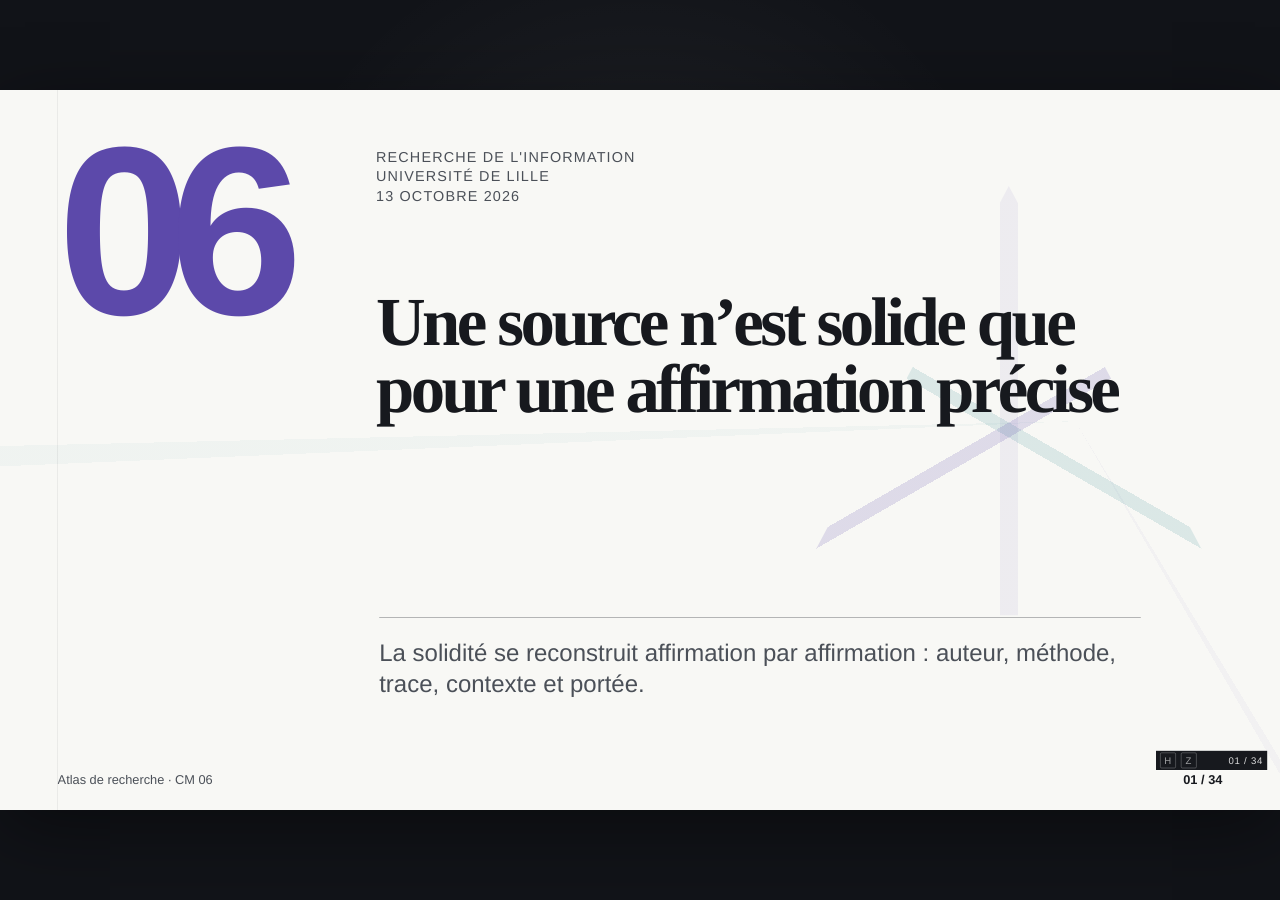
<file: cm06.html>
<!doctype html>
<html lang="fr">
<head>
  <meta charset="utf-8">
  <meta name="viewport" content="width=device-width, initial-scale=1, viewport-fit=cover">
  <meta name="color-scheme" content="light">
  <title>CM 06 · Évaluer sources et preuves</title>
  <link rel="stylesheet" href="styles.css">
  <link rel="stylesheet" href="visual-system-v2.css">
  <link rel="stylesheet" href="media-system-v2.css">
  <link rel="stylesheet" href="zoom-system.css">
</head>
<body>
  <div class="atlas-viewport" data-atlas-viewport>
    <div class="atlas-canvas" data-atlas-canvas>
      <section class="atlas-slide cover-slide" id="cm06-s001" data-slide data-accent="violet" hidden inert aria-hidden="true" style="display:none!important">
  <div class="cover-index">06</div>
  <div class="cover-meta">Recherche de l'information<br>Université de Lille<br>13 octobre 2026</div>
  <h1 class="cover-title">Une source n’est solide que pour une affirmation précise</h1>
  <p class="cover-subtitle">La solidité se reconstruit affirmation par affirmation : auteur, méthode, trace, contexte et portée.</p>
  <footer class="slide-footer"><span class="footer-course">Atlas de recherche · CM 06</span><span></span><span class="footer-number">01 / 34</span></footer>
</section>
<section class="atlas-slide kind-question composition-question many-points" id="cm06-s002" data-slide data-kind="question" data-accent="violet" data-readout="side" data-title-size="compact" data-density="normal" hidden inert aria-hidden="true" style="--copy-width:400px;display:none!important">
  <div class="slide-rule" aria-hidden="true"></div>
  <header class="slide-header">
    <div class="slide-kicker">OUVERTURE</div>
    <h2 class="slide-title">Une phrase fluide peut cacher quatre problèmes différents</h2>
    <div class="slide-coordinate">CM 06<br>02 · 34</div>
  </header>
  <main class="slide-body"><div class="question-stage stage-without-lead"><div class="visual-zone statement-visual"><div class="atlas-scene"><div class="statement-node-rail" style="--rail-count:4"><div class="scene-node" data-node-id="study" data-tone="muted"><span class="node-index">01</span><span class="node-label">UNE ÉTUDE</span></div><div class="scene-node" data-node-id="recent" data-tone="ink"><span class="node-index">02</span><span class="node-label">RÉCENTE</span></div><div class="scene-node" data-node-id="proves" data-tone="signal"><span class="node-index">03</span><span class="node-label">PROUVE</span></div><div class="scene-node" data-node-id="success" data-tone="accent"><span class="node-index">04</span><span class="node-label">RÉUSSITE</span></div></div></div></div><ol class="point-list point-columns-1" style="--point-count:4;--point-columns:1;--point-rows:4"><li><span class="point-index" aria-hidden="true">01</span><span class="point-copy">« une étude » : quel document et quel statut ?</span></li><li><span class="point-index" aria-hidden="true">02</span><span class="point-copy">« récente » : publication, données ou mise à jour ?</span></li><li><span class="point-index" aria-hidden="true">03</span><span class="point-copy">« prouve » : quelle méthode autorise ce niveau de certitude ?</span></li><li><span class="point-index" aria-hidden="true">04</span><span class="point-copy">« la qualité des résultats » : précision, rappel ou satisfaction ?</span></li></ol></div></main>
  <aside class="state-readout is-baseline" aria-live="polite" data-baseline-label="Question" data-baseline-headline="Les termes du problème" data-baseline-body="« Une étude récente prouve que la recherche sémantique améliore fortement la qualité des résultats » semble claire. Pourtant chaque segment demande une vérification propre."><div class="state-counter" data-state-counter>00 / 03</div><div class="state-label" data-state-label>Question</div><h3 class="state-headline" data-state-headline>Les termes du problème</h3><p class="state-body" data-state-body>« Une étude récente prouve que la recherche sémantique améliore fortement la qualité des résultats » semble claire. Pourtant chaque segment demande une vérification propre.</p></aside>
  <script type="application/json" class="state-data">[{"label":"Identifier","headline":"Le document doit exister et être retrouvé","body":"Un titre approximatif ou un lien secondaire ne suffit pas à établir le statut de l’étude.","show":["study","recent"],"dim":["proves","success"],"mode":"replace"},{"label":"Qualifier","headline":"Le verbe doit respecter la méthode","body":"Une association observée ne permet pas automatiquement d’affirmer une causalité ou une preuve définitive.","show":["proves"],"dim":["study","recent","success"],"mode":"transform"},{"label":"Délimiter","headline":"La conclusion possède une population et une mesure","body":"Le résultat peut concerner un cours, un établissement, un indicateur ou une période très spécifiques.","show":["success"],"dim":["study","recent","proves"],"mode":"transform"}]</script>
  <footer class="slide-footer">
    <span class="footer-course">Recherche de l'information · CM 06</span>
    <span class="footer-source"></span>
    <span class="footer-number">02 / 34</span>
  </footer>
</section>
<section class="atlas-slide kind-explain composition-field many-points" id="cm06-s004" data-slide data-kind="explain" data-accent="violet" data-readout="side" data-title-size="compact" data-density="normal" hidden inert aria-hidden="true" style="--copy-width:400px;display:none!important">
  <div class="slide-rule" aria-hidden="true"></div>
  <header class="slide-header">
    <div class="slide-kicker">MÉTHODE</div>
    <h2 class="slide-title">Notre protocole déplace le regard de la page vers la chaîne</h2>
    <div class="slide-coordinate">CM 06<br>03 · 34</div>
  </header>
  <main class="slide-body"><div class="atlas-layout"><div class="copy-zone copy-without-lead"><ol class="point-list point-columns-1" style="--point-count:4;--point-columns:1;--point-rows:4"><li><span class="point-index" aria-hidden="true">01</span><span class="point-copy">Découper : quelles propositions sont vérifiables ?</span></li><li><span class="point-index" aria-hidden="true">02</span><span class="point-copy">Identifier : quel objet exact les porte ?</span></li><li><span class="point-index" aria-hidden="true">03</span><span class="point-copy">Tracer : d’où viennent les données, images ou citations ?</span></li><li><span class="point-index" aria-hidden="true">04</span><span class="point-copy">Comparer : une source indépendante ou une méthode différente confirme-t-elle ?</span></li></ol></div><div class="visual-zone"><div class="visual-frame visual-loop"><div class="atlas-scene" data-visual-type="loop"><svg class="scene-edges" viewBox="0 0 100 100" preserveAspectRatio="none" aria-hidden="true"><defs><marker id="arrow-cm06-s004" markerWidth="5" markerHeight="5" refX="4" refY="2.5" orient="auto" markerUnits="strokeWidth"><path d="M0,0 L5,2.5 L0,5 Z" fill="context-stroke"></path></marker></defs><line class="scene-edge" data-edge-from="claim" data-edge-to="document" x1="50.00" y1="13.78" x2="50.00" y2="37.93" marker-end="url(#arrow-cm06-s004)"></line><line class="scene-edge" data-edge-from="document" data-edge-to="origin" x1="50.00" y1="37.93" x2="50.00" y2="62.07" marker-end="url(#arrow-cm06-s004)"></line><line class="scene-edge" data-edge-from="origin" data-edge-to="compare" x1="50.00" y1="62.07" x2="50.00" y2="86.22" marker-end="url(#arrow-cm06-s004)"></line><line class="scene-edge" data-edge-from="compare" data-edge-to="claim" x1="50.00" y1="86.22" x2="50.00" y2="13.78" marker-end="url(#arrow-cm06-s004)"></line></svg><div class="scene-node" data-node-id="claim" data-tone="accent" style="--x:50.00;--y:13.78;--node-w:424.4px;--node-h:100.0px"><span class="node-index">01</span><span class="node-label">AFFIRMATION</span><span class="node-detail">unité de contrôle</span></div><div class="scene-node" data-node-id="document" data-tone="ink" style="--x:50.00;--y:37.93;--node-w:424.4px;--node-h:100.0px"><span class="node-index">02</span><span class="node-label">DOCUMENT</span><span class="node-detail">objet et version</span></div><div class="scene-node" data-node-id="origin" data-tone="signal" style="--x:50.00;--y:62.07;--node-w:424.4px;--node-h:100.0px"><span class="node-index">03</span><span class="node-label">ORIGINE</span><span class="node-detail">méthode et données</span></div><div class="scene-node" data-node-id="compare" data-tone="muted" style="--x:50.00;--y:86.22;--node-w:424.4px;--node-h:100.0px"><span class="node-index">04</span><span class="node-label">COMPARAISON</span><span class="node-detail">convergence ou écart</span></div></div></div></div></div></main>
  <aside class="state-readout is-baseline" aria-live="polite" data-baseline-label="Vue d’ensemble" data-baseline-headline="La scène complète" data-baseline-body="L’évaluation suit quatre opérations : isoler l’affirmation, identifier le document, remonter la provenance et vérifier le soutien."><div class="state-counter" data-state-counter>00 / 03</div><div class="state-label" data-state-label>Vue d’ensemble</div><h3 class="state-headline" data-state-headline>La scène complète</h3><p class="state-body" data-state-body>L’évaluation suit quatre opérations : isoler l’affirmation, identifier le document, remonter la provenance et vérifier le soutien.</p></aside>
  <script type="application/json" class="state-data">[{"label":"Isoler","headline":"La phrase devient une unité vérifiable","body":"Une réponse entière contient trop de propositions hétérogènes pour recevoir un verdict global.","show":["claim"],"dim":["document","origin","compare"],"mode":"replace"},{"label":"Remonter","headline":"Le document mène à sa production","body":"Version, méthode, données et transformations expliquent ce que la source peut réellement soutenir.","show":["claim","document","origin"],"dim":["compare"],"mode":"accumulate"},{"label":"Éprouver","headline":"La comparaison qualifie la robustesse","body":"Une convergence indépendante renforce ; un désaccord documenté précise les limites ou les définitions.","show":["claim","document","origin","compare"],"dim":[],"mode":"accumulate"}]</script>
  <footer class="slide-footer">
    <span class="footer-course">Recherche de l'information · CM 06</span>
    <span class="footer-source">Caulfield — SIFT, the Four Moves · <a href="https://hapgood.us/2019/06/19/sift-the-four-moves/" target="_blank" rel="noreferrer">Lien</a></span>
    <span class="footer-number">03 / 34</span>
  </footer>
</section>
<section class="atlas-slide kind-statement composition-statement" id="cm06-s005" data-slide data-kind="statement" data-accent="violet" data-readout="none" data-title-size="normal" data-density="normal" hidden inert aria-hidden="true" style="display:none!important">
  <div class="slide-rule" aria-hidden="true"></div>
  <header class="slide-header">
    <div class="slide-kicker">EXAMINER</div>
    <h2 class="slide-title">I · Décomposer ce que l’on prétend savoir</h2>
    <div class="slide-coordinate">CM 06<br>04 · 34</div>
  </header>
  <main class="slide-body"><div class="statement-stage"><p class="slide-lead">Une apparence professionnelle devient informative seulement lorsque l’on distingue les objets, les rôles et les transformations.</p><div class="statement-mark" aria-hidden="true"></div></div></main>
  
  <script type="application/json" class="state-data">[]</script>
  <footer class="slide-footer">
    <span class="footer-course">Recherche de l'information · CM 06</span>
    <span class="footer-source"></span>
    <span class="footer-number">04 / 34</span>
  </footer>
</section>
<section class="atlas-slide kind-map composition-field many-points" id="cm06-s006" data-slide data-kind="map" data-accent="violet" data-readout="side" data-title-size="compact" data-density="normal" hidden inert aria-hidden="true" style="--copy-width:400px;display:none!important">
  <div class="slide-rule" aria-hidden="true"></div>
  <header class="slide-header">
    <div class="slide-kicker">VOCABULAIRE</div>
    <h2 class="slide-title">Affirmation, document, source et preuve occupent des rôles distincts</h2>
    <div class="slide-coordinate">CM 06<br>05 · 34</div>
  </header>
  <main class="slide-body"><div class="atlas-layout"><div class="copy-zone copy-without-lead"><ol class="point-list point-columns-1" style="--point-count:4;--point-columns:1;--point-rows:4"><li><span class="point-index" aria-hidden="true">01</span><span class="point-copy">Un document contient plusieurs affirmations.</span></li><li><span class="point-index" aria-hidden="true">02</span><span class="point-copy">Une affirmation peut mobiliser plusieurs preuves.</span></li><li><span class="point-index" aria-hidden="true">03</span><span class="point-copy">Un document secondaire peut transmettre une source primaire.</span></li><li><span class="point-index" aria-hidden="true">04</span><span class="point-copy">La même donnée peut être interprétée différemment.</span></li></ol></div><div class="visual-zone"><div class="visual-frame visual-network"><div class="atlas-scene" data-visual-type="network"><svg class="scene-edges" viewBox="0 0 100 100" preserveAspectRatio="none" aria-hidden="true"><defs><marker id="arrow-cm06-s006" markerWidth="5" markerHeight="5" refX="4" refY="2.5" orient="auto" markerUnits="strokeWidth"><path d="M0,0 L5,2.5 L0,5 Z" fill="context-stroke"></path></marker></defs><line class="scene-edge" data-edge-from="doc" data-edge-to="claim" x1="50.00" y1="13.78" x2="50.00" y2="37.93" marker-end="url(#arrow-cm06-s006)"></line><line class="scene-edge" data-edge-from="doc" data-edge-to="source" x1="50.00" y1="13.78" x2="50.00" y2="62.07" marker-end="url(#arrow-cm06-s006)"></line><line class="scene-edge" data-edge-from="source" data-edge-to="evidence" x1="50.00" y1="62.07" x2="50.00" y2="86.22" marker-end="url(#arrow-cm06-s006)"></line><line class="scene-edge" data-edge-from="evidence" data-edge-to="claim" x1="50.00" y1="86.22" x2="50.00" y2="37.93" marker-end="url(#arrow-cm06-s006)"></line></svg><div class="scene-node" data-node-id="doc" data-tone="ink" style="--x:50.00;--y:13.78;--node-w:424.4px;--node-h:100.0px"><span class="node-index">01</span><span class="node-label">DOCUMENT</span><span class="node-detail">objet consulté</span></div><div class="scene-node" data-node-id="claim" data-tone="accent" style="--x:50.00;--y:37.93;--node-w:424.4px;--node-h:100.0px"><span class="node-index">02</span><span class="node-label">AFFIRMATION</span><span class="node-detail">proposition</span></div><div class="scene-node" data-node-id="source" data-tone="muted" style="--x:50.00;--y:62.07;--node-w:424.4px;--node-h:100.0px"><span class="node-index">03</span><span class="node-label">SOURCE</span><span class="node-detail">origine</span></div><div class="scene-node" data-node-id="evidence" data-tone="signal" style="--x:50.00;--y:86.22;--node-w:424.4px;--node-h:100.0px"><span class="node-index">04</span><span class="node-label">PREUVE</span><span class="node-detail">soutien</span></div></div></div></div></div></main>
  <aside class="state-readout is-baseline" aria-live="polite" data-baseline-label="Vue d’ensemble" data-baseline-headline="La scène complète" data-baseline-body="Le document est l’objet consulté ; la source est l’origine attribuée ; l’affirmation est la proposition à contrôler ; la preuve est ce qui est mobilisé pour la soutenir."><div class="state-counter" data-state-counter>00 / 03</div><div class="state-label" data-state-label>Vue d’ensemble</div><h3 class="state-headline" data-state-headline>La scène complète</h3><p class="state-body" data-state-body>Le document est l’objet consulté ; la source est l’origine attribuée ; l’affirmation est la proposition à contrôler ; la preuve est ce qui est mobilisé pour la soutenir.</p></aside>
  <script type="application/json" class="state-data">[{"label":"Lire","headline":"Le document porte une proposition","body":"Identifier la phrase exacte empêche d’évaluer vaguement un texte entier comme « fiable » ou « douteux ».","show":["doc","claim"],"dim":["source","evidence"],"mode":"accumulate"},{"label":"Tracer","headline":"La proposition renvoie à une origine","body":"Le document peut produire la preuve ou reprendre une donnée venue d’ailleurs.","show":["doc","claim","source"],"dim":["evidence"],"mode":"accumulate"},{"label":"Tester","headline":"La preuve doit soutenir la proposition","body":"Le lien est précis : un thème voisin ou une autorité prestigieuse ne compense pas un mauvais ajustement.","show":["doc","claim","source","evidence"],"dim":[],"mode":"accumulate"}]</script>
  <footer class="slide-footer">
    <span class="footer-course">Recherche de l'information · CM 06</span>
    <span class="footer-source"></span>
    <span class="footer-number">05 / 34</span>
  </footer>
</section>
<section class="atlas-slide kind-sequence composition-band many-points" id="cm06-s007" data-slide data-kind="sequence" data-accent="violet" data-readout="side" data-title-size="compact" data-density="tight" hidden inert aria-hidden="true" style="--copy-width:400px;display:none!important">
  <div class="slide-rule" aria-hidden="true"></div>
  <header class="slide-header">
    <div class="slide-kicker">CHAÎNE</div>
    <h2 class="slide-title">La provenance raconte les transformations du document</h2>
    <div class="slide-coordinate">CM 06<br>06 · 34</div>
  </header>
  <main class="slide-body"><div class="atlas-layout"><div class="copy-zone copy-without-lead"><ol class="point-list point-columns-1" style="--point-count:5;--point-columns:1;--point-rows:5"><li><span class="point-index" aria-hidden="true">01</span><span class="point-copy">Production : méthode, appareil, enquête ou édition.</span></li><li><span class="point-index" aria-hidden="true">02</span><span class="point-copy">Dépôt : version, date, identifiant et responsable.</span></li><li><span class="point-index" aria-hidden="true">03</span><span class="point-copy">Transformation : extraction, nettoyage, traduction ou agrégation.</span></li><li><span class="point-index" aria-hidden="true">04</span><span class="point-copy">Publication : interface, légende, découpage et accès.</span></li><li><span class="point-index" aria-hidden="true">05</span><span class="point-copy">Réutilisation : citation, graphique, résumé ou calcul.</span></li></ol></div><div class="visual-zone"><div class="visual-frame visual-document"><div class="atlas-scene media-composite" data-visual-type="document" style="--media-track-h:188px"><figure class="document-media is-zoom-target has-source-strip" data-zoomable="true" data-source-title="W3C PROV — famille de spécifications" data-source-caption="La provenance articule un modèle, plusieurs sérialisations et des contraintes de validité autour de la source d’origine." data-source-credit="Reconstruction originale d’après W3C PROV Overview" data-source-license="Infographie originale ; spécifications citées sous W3C Document License." data-source-url="https://www.w3.org/TR/prov-overview/" data-fit="contain" style="--media-position:center"><div class="document-image-area"><div class="media-artboard" style="width:536.00px;height:254.60px"><img src="assets/media_v2/cm06-w3c-prov-family.svg" alt="Reconstruction vectorielle sans personne montrant PROV-DM, PROV-O, PROV-N, PROV-XML, PROV-Constraints et leurs relations." loading="eager" decoding="async"><span class="media-hotspot" data-zoom-id="primer" aria-label="Vue d’ensemble" data-zoom-label="Vue d’ensemble" data-zoom-headline="PROV-PRIMER donne le point d’entrée" data-zoom-body="Le primer présente les notions avant le modèle formel et les syntaxes." data-zoom-mode="replace" data-zoom-tone="accent" style="--hotspot-x:25.000;--hotspot-y:10.000;--hotspot-w:50.000;--hotspot-h:19.000"></span><span class="media-hotspot" data-zoom-id="serializations" aria-label="Sérialisations" data-zoom-label="Sérialisations" data-zoom-headline="Une même provenance possède plusieurs écritures" data-zoom-body="PROV-O, PROV-N et PROV-XML expriment les mêmes relations dans des régimes techniques différents." data-zoom-mode="accumulate" data-zoom-tone="teal" style="--hotspot-x:6.000;--hotspot-y:29.000;--hotspot-w:88.000;--hotspot-h:27.000"></span><span class="media-hotspot" data-zoom-id="model" aria-label="Modèle et contraintes" data-zoom-label="Modèle et contraintes" data-zoom-headline="Le modèle définit ; les contraintes contrôlent" data-zoom-body="PROV-DM organise les relations tandis que PROV-CONSTRAINTS borne les interprétations valides." data-zoom-mode="accumulate" data-zoom-tone="signal" style="--hotspot-x:6.000;--hotspot-y:60.000;--hotspot-w:88.000;--hotspot-h:30.000"></span></div></div><figcaption class="document-source-strip" title="Reconstruction originale d’après W3C PROV Overview · Infographie originale ; spécifications citées sous W3C Document License."><span>Reconstruction originale d’après W3C PROV Overview · Infographie originale ; spécifications citées sous W3C Document License.</span><a href="https://www.w3.org/TR/prov-overview/" target="_blank" rel="noreferrer">Lien</a></figcaption></figure><div class="media-node-track" style="--media-node-count:5;--media-node-columns:3;--media-node-rows:2;--media-track-h:188px"><div class="scene-node" data-node-id="produce" data-tone="muted"><span class="node-index">01</span><span class="node-label">PRODUIRE</span></div><div class="scene-node" data-node-id="deposit" data-tone="ink"><span class="node-index">02</span><span class="node-label">DÉPOSER</span></div><div class="scene-node" data-node-id="transform" data-tone="accent"><span class="node-index">03</span><span class="node-label">TRANSFORMER</span></div><div class="scene-node" data-node-id="publish" data-tone="signal"><span class="node-index">04</span><span class="node-label">PUBLIER</span></div><div class="scene-node" data-node-id="reuse" data-tone="accent"><span class="node-index">05</span><span class="node-label">RÉUTILISER</span></div></div></div></div></div></div></main>
  <aside class="state-readout is-baseline" aria-live="polite" data-baseline-label="Processus" data-baseline-headline="Le mécanisme complet" data-baseline-body="Produire, déposer, convertir, agréger, visualiser et citer sont des événements distincts. Chacun peut modifier la forme, la sélection ou le contexte de l’information."><div class="state-counter" data-state-counter>00 / 03</div><div class="state-label" data-state-label>Processus</div><h3 class="state-headline" data-state-headline>Le mécanisme complet</h3><p class="state-body" data-state-body>Produire, déposer, convertir, agréger, visualiser et citer sont des événements distincts. Chacun peut modifier la forme, la sélection ou le contexte de l’information.</p></aside>
  <script type="application/json" class="state-data">[{"label":"Origine","headline":"La méthode produit une première trace","body":"Comprendre cette production fixe les unités, les incertitudes et la population concernée.","show":["produce","deposit"],"dim":["transform","publish","reuse"],"mode":"accumulate"},{"label":"Médiation","headline":"La transformation sélectionne et reformate","body":"Un tableau dérivé, une traduction ou une agrégation doit conserver le lien vers sa source et ses règles.","show":["produce","deposit","transform","publish"],"dim":["reuse"],"mode":"accumulate"},{"label":"Nouvelle preuve","headline":"La réutilisation crée un nouvel objet","body":"Un graphique ou un résumé transforme la donnée originale, porte ses propres choix et doit être cité comme tel.","show":["produce","deposit","transform","publish","reuse"],"dim":[],"mode":"accumulate"}]</script>
  <footer class="slide-footer">
    <span class="footer-course">Recherche de l'information · CM 06</span>
    <span class="footer-source">Reconstruction originale d’après W3C PROV Overview · <a href="https://www.w3.org/TR/prov-overview/" target="_blank" rel="noreferrer">Lien</a></span>
    <span class="footer-number">06 / 34</span>
  </footer>
</section>
<section class="atlas-slide kind-explain composition-band many-points" id="cm06-s008" data-slide data-kind="explain" data-accent="violet" data-readout="side" data-title-size="compact" data-density="normal" hidden inert aria-hidden="true" style="--copy-width:400px;display:none!important">
  <div class="slide-rule" aria-hidden="true"></div>
  <header class="slide-header">
    <div class="slide-kicker">DATES</div>
    <h2 class="slide-title">Trois horloges peuvent dater une même ressource</h2>
    <div class="slide-coordinate">CM 06<br>07 · 34</div>
  </header>
  <main class="slide-body"><div class="atlas-layout"><div class="copy-zone copy-without-lead"><ol class="point-list point-columns-1" style="--point-count:4;--point-columns:1;--point-rows:4"><li><span class="point-index" aria-hidden="true">01</span><span class="point-copy">Période observée : quand le phénomène a-t-il été mesuré ?</span></li><li><span class="point-index" aria-hidden="true">02</span><span class="point-copy">Publication : quand les résultats ont-ils été rendus publics ?</span></li><li><span class="point-index" aria-hidden="true">03</span><span class="point-copy">Mise à jour : qu’est-ce qui a réellement changé ?</span></li><li><span class="point-index" aria-hidden="true">04</span><span class="point-copy">Consultation : à quel état de la ressource a-t-on accédé ?</span></li></ol></div><div class="visual-zone"><div class="visual-frame visual-timeline"><div class="atlas-scene" data-visual-type="timeline"><div class="scene-axis" aria-hidden="true"></div><svg class="scene-edges" viewBox="0 0 100 100" preserveAspectRatio="none" aria-hidden="true"><defs><marker id="arrow-cm06-s008" markerWidth="5" markerHeight="5" refX="4" refY="2.5" orient="auto" markerUnits="strokeWidth"><path d="M0,0 L5,2.5 L0,5 Z" fill="context-stroke"></path></marker></defs><line class="scene-edge" data-edge-from="data" data-edge-to="publish" x1="25.41" y1="13.70" x2="74.59" y2="13.70" marker-end="url(#arrow-cm06-s008)"></line><line class="scene-edge" data-edge-from="publish" data-edge-to="update" x1="74.59" y1="13.70" x2="25.41" y2="86.30" marker-end="url(#arrow-cm06-s008)"></line><line class="scene-edge" data-edge-from="update" data-edge-to="access" x1="25.41" y1="86.30" x2="74.59" y2="86.30" marker-end="url(#arrow-cm06-s008)"></line></svg><div class="scene-node" data-node-id="data" data-tone="muted" style="--x:25.41;--y:13.70;--node-w:243.0px;--node-h:100.0px"><span class="node-index">01</span><span class="node-label">DONNÉES 2024</span><span class="node-detail">période mesurée</span></div><div class="scene-node" data-node-id="publish" data-tone="ink" style="--x:74.59;--y:13.70;--node-w:243.0px;--node-h:100.0px"><span class="node-index">02</span><span class="node-label">PUBLIÉ 2025</span><span class="node-detail">sortie du rapport</span></div><div class="scene-node" data-node-id="update" data-tone="signal" style="--x:25.41;--y:86.30;--node-w:243.0px;--node-h:100.0px"><span class="node-index">03</span><span class="node-label">MAJ 2026</span><span class="node-detail">correction de table</span></div><div class="scene-node" data-node-id="access" data-tone="accent" style="--x:74.59;--y:86.30;--node-w:243.0px;--node-h:100.0px"><span class="node-index">04</span><span class="node-label">CONSULTÉ 2026</span><span class="node-detail">état observé</span></div></div></div></div></div></main>
  <aside class="state-readout is-baseline" aria-live="polite" data-baseline-label="Vue d’ensemble" data-baseline-headline="La scène complète" data-baseline-body="La date visible sur une page peut désigner la période des données, la publication du document ou sa dernière mise à jour. Confondre ces événements produit de fausses impressions d’actualité."><div class="state-counter" data-state-counter>00 / 02</div><div class="state-label" data-state-label>Vue d’ensemble</div><h3 class="state-headline" data-state-headline>La scène complète</h3><p class="state-body" data-state-body>La date visible sur une page peut désigner la période des données, la publication du document ou sa dernière mise à jour. Confondre ces événements produit de fausses impressions d’actualité.</p></aside>
  <script type="application/json" class="state-data">[{"label":"Phénomène","headline":"La période des données fixe le monde observé","body":"Un rapport récent peut analyser des données anciennes ; sa date de page ne rajeunit pas la mesure.","show":["data","publish"],"dim":["update","access"],"mode":"accumulate"},{"label":"Version","headline":"Une mise à jour doit être qualifiée","body":"Correction mineure, ajout de données et changement méthodologique n’ont pas la même portée.","show":["publish","update","access"],"dim":["data"],"mode":"transform"}]</script>
  <footer class="slide-footer">
    <span class="footer-course">Recherche de l'information · CM 06</span>
    <span class="footer-source">Crossmark · <a href="https://www.crossref.org/services/crossmark/" target="_blank" rel="noreferrer">Lien</a></span>
    <span class="footer-number">07 / 34</span>
  </footer>
</section>
<section class="atlas-slide kind-statement composition-statement many-points" id="cm06-s009" data-slide data-kind="statement" data-accent="violet" data-readout="side" data-title-size="normal" data-density="normal" hidden inert aria-hidden="true" style="--copy-width:400px;display:none!important">
  <div class="slide-rule" aria-hidden="true"></div>
  <header class="slide-header">
    <div class="slide-kicker">AUTORITÉ</div>
    <h2 class="slide-title">L’autorité repose sur une compétence située</h2>
    <div class="slide-coordinate">CM 06<br>08 · 34</div>
  </header>
  <main class="slide-body"><div class="statement-stage stage-without-lead"><div class="visual-zone statement-visual"><div class="atlas-scene"><div class="statement-node-rail" style="--rail-count:5"><div class="scene-node" data-node-id="claim" data-tone="accent"><span class="node-index">01</span><span class="node-label">AFFIRMATION</span></div><div class="scene-node" data-node-id="mandate" data-tone="ink"><span class="node-index">02</span><span class="node-label">MANDAT</span></div><div class="scene-node" data-node-id="method" data-tone="signal"><span class="node-index">03</span><span class="node-label">COMPÉTENCE</span></div><div class="scene-node" data-node-id="editorial" data-tone="ink"><span class="node-index">04</span><span class="node-label">CONTRÔLE</span></div><div class="scene-node" data-node-id="reputation" data-tone="muted"><span class="node-index">05</span><span class="node-label">RÉPUTATION</span></div></div></div></div><ol class="point-list point-columns-1" style="--point-count:4;--point-columns:1;--point-rows:4"><li><span class="point-index" aria-hidden="true">01</span><span class="point-copy">Quel mandat ou quelle expertise couvre cette affirmation ?</span></li><li><span class="point-index" aria-hidden="true">02</span><span class="point-copy">Qui a effectivement produit les données et l’analyse ?</span></li><li><span class="point-index" aria-hidden="true">03</span><span class="point-copy">Quel contrôle éditorial ou méthodologique est visible ?</span></li><li><span class="point-index" aria-hidden="true">04</span><span class="point-copy">La réputation générale correspond-elle au domaine précis ?</span></li></ol></div></main>
  <aside class="state-readout is-baseline" aria-live="polite" data-baseline-label="Vue d’ensemble" data-baseline-headline="La scène complète" data-baseline-body="Une organisation reconnue peut être compétente pour publier une statistique et moins pertinente pour interpréter ses conséquences sociales. L’autorité doit être rattachée à l’objet exact."><div class="state-counter" data-state-counter>00 / 02</div><div class="state-label" data-state-label>Vue d’ensemble</div><h3 class="state-headline" data-state-headline>La scène complète</h3><p class="state-body" data-state-body>Une organisation reconnue peut être compétente pour publier une statistique et moins pertinente pour interpréter ses conséquences sociales. L’autorité doit être rattachée à l’objet exact.</p></aside>
  <script type="application/json" class="state-data">[{"label":"Compétence","headline":"Mandat et méthode doivent toucher l’objet","body":"L’autorité est forte quand le producteur possède la responsabilité et la capacité de produire cette information.","show":["claim","mandate","method"],"dim":["editorial","reputation"],"mode":"replace"},{"label":"Indice","headline":"La réputation oriente le contrôle ; la conclusion repose sur les preuves","body":"Elle justifie une attention initiale, puis doit céder la place à la méthode et à la preuve.","show":["claim","reputation","editorial"],"dim":["mandate","method"],"mode":"transform"}]</script>
  <footer class="slide-footer">
    <span class="footer-course">Recherche de l'information · CM 06</span>
    <span class="footer-source"></span>
    <span class="footer-number">08 / 34</span>
  </footer>
</section>
<section class="atlas-slide kind-sequence composition-band many-points" id="cm06-s010" data-slide data-kind="sequence" data-accent="violet" data-readout="side" data-title-size="compact" data-density="normal" hidden inert aria-hidden="true" style="--copy-width:400px;display:none!important">
  <div class="slide-rule" aria-hidden="true"></div>
  <header class="slide-header">
    <div class="slide-kicker">MÉTHODE</div>
    <h2 class="slide-title">La méthode transforme une population en résultat</h2>
    <div class="slide-coordinate">CM 06<br>09 · 34</div>
  </header>
  <main class="slide-body"><div class="atlas-layout"><div class="copy-zone copy-without-lead"><ol class="point-list point-columns-1" style="--point-count:4;--point-columns:1;--point-rows:4"><li><span class="point-index" aria-hidden="true">01</span><span class="point-copy">Population cible et population effectivement atteinte.</span></li><li><span class="point-index" aria-hidden="true">02</span><span class="point-copy">Définition opérationnelle de ce qui est mesuré.</span></li><li><span class="point-index" aria-hidden="true">03</span><span class="point-copy">Instrument, collecte, données manquantes et exclusions.</span></li><li><span class="point-index" aria-hidden="true">04</span><span class="point-copy">Calcul, incertitude et choix de présentation.</span></li></ol></div><div class="visual-zone"><div class="visual-frame visual-stream"><div class="atlas-scene geometry-locked" data-visual-type="stream"><div class="scene-axis" aria-hidden="true"></div><svg class="scene-edges" viewBox="0 0 100 100" preserveAspectRatio="none" aria-hidden="true"><defs><marker id="arrow-cm06-s010" markerWidth="5" markerHeight="5" refX="4" refY="2.5" orient="auto" markerUnits="strokeWidth"><path d="M0,0 L5,2.5 L0,5 Z" fill="context-stroke"></path></marker></defs><line class="scene-edge" data-edge-from="population" data-edge-to="sample" x1="25.30" y1="9.81" x2="74.70" y2="9.81" marker-end="url(#arrow-cm06-s010)"></line><line class="scene-edge" data-edge-from="sample" data-edge-to="measure" x1="74.70" y1="9.81" x2="25.30" y2="50.00" marker-end="url(#arrow-cm06-s010)"></line><line class="scene-edge" data-edge-from="measure" data-edge-to="analysis" x1="25.30" y1="50.00" x2="74.70" y2="50.00" marker-end="url(#arrow-cm06-s010)"></line><line class="scene-edge" data-edge-from="analysis" data-edge-to="result" x1="74.70" y1="50.00" x2="50.00" y2="90.19" marker-end="url(#arrow-cm06-s010)"></line></svg><div class="scene-node" data-node-id="population" data-tone="muted" style="--x:25.30;--y:9.81;--node-w:249.0px;--node-h:100.0px"><span class="node-index">01</span><span class="node-label">POPULATION</span><span class="node-detail">qui ?</span></div><div class="scene-node" data-node-id="sample" data-tone="ink" style="--x:74.70;--y:9.81;--node-w:249.0px;--node-h:100.0px"><span class="node-index">02</span><span class="node-label">ÉCHANTILLON</span><span class="node-detail">qui répond ?</span></div><div class="scene-node" data-node-id="measure" data-tone="accent" style="--x:25.30;--y:50.00;--node-w:249.0px;--node-h:100.0px"><span class="node-index">03</span><span class="node-label">MESURE</span><span class="node-detail">quoi ?</span></div><div class="scene-node" data-node-id="analysis" data-tone="signal" style="--x:74.70;--y:50.00;--node-w:249.0px;--node-h:100.0px"><span class="node-index">04</span><span class="node-label">ANALYSE</span><span class="node-detail">comment ?</span></div><div class="scene-node" data-node-id="result" data-tone="accent" style="--x:50.00;--y:90.19;--node-w:249.0px;--node-h:100.0px"><span class="node-index">05</span><span class="node-label">RÉSULTAT</span><span class="node-detail">avec limites</span></div></div></div></div></div></main>
  <aside class="state-readout is-baseline" aria-live="polite" data-baseline-label="Processus" data-baseline-headline="Le mécanisme complet" data-baseline-body="Échantillonnage, définition, mesure, traitement et analyse relient le monde observé au chiffre publié. Une faiblesse à chaque étape change ce que le résultat peut signifier."><div class="state-counter" data-state-counter>00 / 03</div><div class="state-label" data-state-label>Processus</div><h3 class="state-headline" data-state-headline>Le mécanisme complet</h3><p class="state-body" data-state-body>Échantillonnage, définition, mesure, traitement et analyse relient le monde observé au chiffre publié. Une faiblesse à chaque étape change ce que le résultat peut signifier.</p></aside>
  <script type="application/json" class="state-data">[{"label":"Sélection","headline":"L’échantillon ne recouvre pas automatiquement la population","body":"Le mode de recrutement et les non-réponses déterminent qui peut réellement être représenté.","show":["population","sample"],"dim":["measure","analysis","result"],"mode":"accumulate"},{"label":"Opération","headline":"La définition rend le phénomène mesurable","body":"« Utiliser souvent », « réussir » ou « être fiable » exigent un indicateur observable et discutable.","show":["population","sample","measure"],"dim":["analysis","result"],"mode":"accumulate"},{"label":"Conclusion","headline":"L’analyse produit un résultat borné","body":"La conclusion doit conserver la population, la période, la mesure et l’incertitude de la chaîne.","show":["population","sample","measure","analysis","result"],"dim":[],"mode":"accumulate"}]</script>
  <footer class="slide-footer">
    <span class="footer-course">Recherche de l'information · CM 06</span>
    <span class="footer-source"></span>
    <span class="footer-number">09 / 34</span>
  </footer>
</section>
<section class="atlas-slide kind-matrix composition-matrix many-points" id="cm06-s011" data-slide data-kind="matrix" data-accent="violet" data-readout="side" data-title-size="compact" data-density="normal" hidden inert aria-hidden="true" style="--copy-width:400px;display:none!important">
  <div class="slide-rule" aria-hidden="true"></div>
  <header class="slide-header">
    <div class="slide-kicker">DÉFINITION</div>
    <h2 class="slide-title">Population, unité, indicateur et période cadrent un chiffre</h2>
    <div class="slide-coordinate">CM 06<br>10 · 34</div>
  </header>
  <main class="slide-body"><div class="atlas-layout"><div class="copy-zone copy-without-lead"><ol class="point-list point-columns-1" style="--point-count:4;--point-columns:1;--point-rows:4"><li><span class="point-index" aria-hidden="true">01</span><span class="point-copy">Population : tous les étudiants, répondants ou inscrits à un cours ?</span></li><li><span class="point-index" aria-hidden="true">02</span><span class="point-copy">Unité : personne, session, requête ou établissement ?</span></li><li><span class="point-index" aria-hidden="true">03</span><span class="point-copy">Indicateur : au moins une fois, chaque semaine ou usage déclaré ?</span></li><li><span class="point-index" aria-hidden="true">04</span><span class="point-copy">Période : semaine d’enquête, semestre ou année ?</span></li></ol></div><div class="visual-zone"><div class="visual-frame visual-table"><div class="atlas-scene" data-visual-type="table"><div class="scene-node" data-node-id="population" data-tone="accent" style="--x:50.00;--y:11.55;--node-w:420.0px;--node-h:100.0px"><span class="node-index">01</span><span class="node-label">POPULATION</span><span class="node-detail">dénominateur</span></div><div class="scene-node" data-node-id="unit" data-tone="ink" style="--x:50.00;--y:37.18;--node-w:420.0px;--node-h:100.0px"><span class="node-index">02</span><span class="node-label">UNITÉ</span><span class="node-detail">objet compté</span></div><div class="scene-node" data-node-id="indicator" data-tone="signal" style="--x:50.00;--y:62.82;--node-w:420.0px;--node-h:100.0px"><span class="node-index">03</span><span class="node-label">INDICATEUR</span><span class="node-detail">définition</span></div><div class="scene-node" data-node-id="period" data-tone="muted" style="--x:50.00;--y:88.45;--node-w:420.0px;--node-h:100.0px"><span class="node-index">04</span><span class="node-label">PÉRIODE</span><span class="node-detail">fenêtre temporelle</span></div></div></div></div></div></main>
  <aside class="state-readout is-baseline" aria-live="polite" data-baseline-label="Vue d’ensemble" data-baseline-headline="La scène complète" data-baseline-body="Un pourcentage n’est interprétable qu’avec son dénominateur, son unité de mesure, la définition de l’indicateur et la période couverte."><div class="state-counter" data-state-counter>00 / 02</div><div class="state-label" data-state-label>Vue d’ensemble</div><h3 class="state-headline" data-state-headline>La scène complète</h3><p class="state-body" data-state-body>Un pourcentage n’est interprétable qu’avec son dénominateur, son unité de mesure, la définition de l’indicateur et la période couverte.</p></aside>
  <script type="application/json" class="state-data">[{"label":"Qui ?","headline":"Le dénominateur change la valeur","body":"Un taux parmi les répondants ne décrit pas nécessairement l’ensemble des personnes invitées.","show":["population","unit"],"dim":["indicator","period"],"mode":"replace"},{"label":"Quoi ?","headline":"L’indicateur transforme le phénomène en règle","body":"Deux enquêtes peuvent mesurer « usage » avec des seuils incompatibles.","show":["indicator","period"],"dim":["population","unit"],"mode":"replace"}]</script>
  <footer class="slide-footer">
    <span class="footer-course">Recherche de l'information · CM 06</span>
    <span class="footer-source"></span>
    <span class="footer-number">10 / 34</span>
  </footer>
</section>
<section class="atlas-slide kind-compare composition-duel many-points" id="cm06-s012" data-slide data-kind="compare" data-accent="violet" data-readout="side" data-title-size="compact" data-density="normal" hidden inert aria-hidden="true" style="--copy-width:400px;display:none!important">
  <div class="slide-rule" aria-hidden="true"></div>
  <header class="slide-header">
    <div class="slide-kicker">ENTAILMENT</div>
    <h2 class="slide-title">La portée de la phrase doit rester celle de la preuve</h2>
    <div class="slide-coordinate">CM 06<br>11 · 34</div>
  </header>
  <main class="slide-body"><div class="atlas-layout"><div class="copy-zone copy-without-lead"><ol class="point-list point-columns-1" style="--point-count:4;--point-columns:1;--point-rows:4"><li><span class="point-index" aria-hidden="true">01</span><span class="point-copy">« est associé à » ne devient pas « cause ».</span></li><li><span class="point-index" aria-hidden="true">02</span><span class="point-copy">« dans cet échantillon » ne devient pas « chez tous les étudiants ».</span></li><li><span class="point-index" aria-hidden="true">03</span><span class="point-copy">« peut » ne devient pas « va ».</span></li><li><span class="point-index" aria-hidden="true">04</span><span class="point-copy">« en 2024 » ne devient pas « aujourd’hui » sans mise à jour.</span></li></ol></div><div class="visual-zone"><div class="visual-frame visual-split"><div class="atlas-scene" data-visual-type="split"><svg class="scene-edges" viewBox="0 0 100 100" preserveAspectRatio="none" aria-hidden="true"><defs><marker id="arrow-cm06-s012" markerWidth="5" markerHeight="5" refX="4" refY="2.5" orient="auto" markerUnits="strokeWidth"><path d="M0,0 L5,2.5 L0,5 Z" fill="context-stroke"></path></marker></defs><line class="scene-edge" data-edge-from="evidence" data-edge-to="match" x1="50.00" y1="12.71" x2="50.00" y2="50.00" marker-end="url(#arrow-cm06-s012)"></line><line class="scene-edge" data-edge-from="match" data-edge-to="claim" x1="50.00" y1="50.00" x2="50.00" y2="87.29" marker-end="url(#arrow-cm06-s012)"></line></svg><div class="scene-node" data-node-id="evidence" data-tone="ink" style="--x:50.00;--y:12.71;--node-w:420.0px;--node-h:100.0px"><span class="node-index">01</span><span class="node-label">PREUVE</span><span class="node-detail">association · échantillon · 2024</span></div><div class="scene-node" data-node-id="match" data-tone="accent" style="--x:50.00;--y:50.00;--node-w:420.0px;--node-h:100.0px"><span class="node-index">02</span><span class="node-label">CORRESPONDANCE</span><span class="node-detail">même portée</span></div><div class="scene-node" data-node-id="claim" data-tone="signal" style="--x:50.00;--y:87.29;--node-w:420.0px;--node-h:100.0px"><span class="node-index">03</span><span class="node-label">AFFIRMATION</span><span class="node-detail">relation · population · date</span></div></div></div></div></div></main>
  <aside class="state-readout is-baseline" aria-live="polite" data-baseline-label="Comparaison" data-baseline-headline="Deux lectures à distinguer" data-baseline-body="Une source peut être thématiquement pertinente sans soutenir la phrase exacte. Sujet, population, période, modalité et relation causale doivent correspondre."><div class="state-counter" data-state-counter>00 / 02</div><div class="state-label" data-state-label>Comparaison</div><h3 class="state-headline" data-state-headline>Deux lectures à distinguer</h3><p class="state-body" data-state-body>Une source peut être thématiquement pertinente sans soutenir la phrase exacte. Sujet, population, période, modalité et relation causale doivent correspondre.</p></aside>
  <script type="application/json" class="state-data">[{"label":"Aligner","headline":"Chaque composant doit correspondre","body":"Le même sujet ne suffit pas si la source traite une autre population ou une autre période.","show":["evidence","match","claim"],"dim":[],"mode":"accumulate"},{"label":"Réduire","headline":"Réécrire la phrase peut restaurer l’exactitude","body":"Quand la preuve est partielle, on réduit la portée au lieu de forcer une conclusion plus spectaculaire.","show":["evidence","claim"],"dim":["match"],"mode":"transform"}]</script>
  <footer class="slide-footer">
    <span class="footer-course">Recherche de l'information · CM 06</span>
    <span class="footer-source"></span>
    <span class="footer-number">11 / 34</span>
  </footer>
</section>
<section class="atlas-slide kind-case composition-evidence many-points" id="cm06-s013" data-slide data-kind="case" data-accent="violet" data-readout="side" data-title-size="compact" data-density="normal" hidden inert aria-hidden="true" style="--copy-width:400px;display:none!important">
  <div class="slide-rule" aria-hidden="true"></div>
  <header class="slide-header">
    <div class="slide-kicker">CAS · DONNÉES</div>
    <h2 class="slide-title">Un graphique se lit comme un dispositif de sélection</h2>
    <div class="slide-coordinate">CM 06<br>12 · 34</div>
  </header>
  <main class="slide-body"><div class="atlas-layout"><div class="copy-zone copy-without-lead"><ol class="point-list point-columns-1" style="--point-count:4;--point-columns:1;--point-rows:4"><li><span class="point-index" aria-hidden="true">01</span><span class="point-copy">Axe : échelle complète, rupture ou transformation logarithmique ?</span></li><li><span class="point-index" aria-hidden="true">02</span><span class="point-copy">Série : valeur brute, taux, moyenne ou indice ?</span></li><li><span class="point-index" aria-hidden="true">03</span><span class="point-copy">Population : couverture constante dans le temps ?</span></li><li><span class="point-index" aria-hidden="true">04</span><span class="point-copy">Source : table, code, date d’extraction et révisions accessibles ?</span></li></ol></div><div class="visual-zone"><div class="visual-frame visual-document"><div class="atlas-scene" data-visual-type="document"><svg class="scene-edges" viewBox="0 0 100 100" preserveAspectRatio="none" aria-hidden="true"><defs><marker id="arrow-cm06-s013" markerWidth="5" markerHeight="5" refX="4" refY="2.5" orient="auto" markerUnits="strokeWidth"><path d="M0,0 L5,2.5 L0,5 Z" fill="context-stroke"></path></marker></defs><line class="scene-edge" data-edge-from="chart" data-edge-to="axis" x1="25.36" y1="12.71" x2="74.64" y2="12.71" marker-end="url(#arrow-cm06-s013)"></line><line class="scene-edge" data-edge-from="chart" data-edge-to="series" x1="25.36" y1="12.71" x2="25.36" y2="87.29" marker-end="url(#arrow-cm06-s013)"></line><line class="scene-edge" data-edge-from="series" data-edge-to="table" x1="25.36" y1="87.29" x2="74.64" y2="87.29" marker-end="url(#arrow-cm06-s013)"></line></svg><div class="scene-node" data-node-id="chart" data-tone="accent" style="--x:25.36;--y:12.71;--node-w:197.0px;--node-h:100.0px"><span class="node-index">01</span><span class="node-label">COURBE</span><span class="node-detail">forme visible</span></div><div class="scene-node" data-node-id="axis" data-tone="signal" style="--x:74.64;--y:12.71;--node-w:197.0px;--node-h:100.0px"><span class="node-index">02</span><span class="node-label">AXES</span><span class="node-detail">échelle · unité</span></div><div class="scene-node" data-node-id="series" data-tone="ink" style="--x:25.36;--y:87.29;--node-w:197.0px;--node-h:100.0px"><span class="node-index">03</span><span class="node-label">SÉRIE</span><span class="node-detail">définition · base</span></div><div class="scene-node" data-node-id="table" data-tone="muted" style="--x:74.64;--y:87.29;--node-w:197.0px;--node-h:100.0px"><span class="node-index">04</span><span class="node-label">TABLE SOURCE</span><span class="node-detail">valeurs · métadonnées</span></div></div></div></div></div></main>
  <aside class="state-readout is-baseline" aria-live="polite" data-baseline-label="Document" data-baseline-headline="Le cas avant son analyse" data-baseline-body="Axes, agrégation, base, unités et annotations fabriquent le phénomène visible. Avant d’interpréter la courbe, il faut retrouver la table et la définition de la série."><div class="state-counter" data-state-counter>00 / 03</div><div class="state-label" data-state-label>Document</div><h3 class="state-headline" data-state-headline>Le cas avant son analyse</h3><p class="state-body" data-state-body>Axes, agrégation, base, unités et annotations fabriquent le phénomène visible. Avant d’interpréter la courbe, il faut retrouver la table et la définition de la série.</p></aside>
  <script type="application/json" class="state-data">[{"label":"Forme","headline":"Les axes produisent une impression","body":"Changer l’origine ou l’échelle peut dramatiser ou aplatir la même variation numérique.","show":["chart","axis"],"dim":["series","table"],"mode":"replace"},{"label":"Mesure","headline":"La série doit être définie","body":"Un taux et un nombre brut répondent à des questions différentes, même si leurs courbes se ressemblent.","show":["chart","series"],"dim":["axis","table"],"mode":"transform"},{"label":"Retour","headline":"La table permet de recalculer","body":"Les valeurs et métadonnées donnent prise sur l’arrondi, les ruptures de série et les révisions.","show":["chart","series","table"],"dim":["axis"],"mode":"transform"}]</script>
  <footer class="slide-footer">
    <span class="footer-course">Recherche de l'information · CM 06</span>
    <span class="footer-source">Eurostat — Quality overview · <a href="https://ec.europa.eu/eurostat/web/quality/overview" target="_blank" rel="noreferrer">Lien</a>  /  INSEE — métadonnées de l&#x27;indice de la production industrielle · <a href="https://www.insee.fr/en/metadonnees/source/indicateur/p1646/bases-donnees-ligne" target="_blank" rel="noreferrer">Lien</a></span>
    <span class="footer-number">12 / 34</span>
  </footer>
</section>
<section class="atlas-slide kind-explain composition-band many-points" id="cm06-s014" data-slide data-kind="explain" data-accent="violet" data-readout="side" data-title-size="compact" data-density="normal" hidden inert aria-hidden="true" style="--copy-width:400px;display:none!important">
  <div class="slide-rule" aria-hidden="true"></div>
  <header class="slide-header">
    <div class="slide-kicker">INCERTITUDE</div>
    <h2 class="slide-title">L’incertitude constitue une information à représenter</h2>
    <div class="slide-coordinate">CM 06<br>13 · 34</div>
  </header>
  <main class="slide-body"><div class="atlas-layout"><div class="copy-zone copy-without-lead"><ol class="point-list point-columns-1" style="--point-count:4;--point-columns:1;--point-rows:4"><li><span class="point-index" aria-hidden="true">01</span><span class="point-copy">Une valeur ponctuelle ne montre pas toute la précision disponible.</span></li><li><span class="point-index" aria-hidden="true">02</span><span class="point-copy">L’absence de barre d’erreur ne prouve pas une mesure exacte.</span></li><li><span class="point-index" aria-hidden="true">03</span><span class="point-copy">Des hypothèses différentes peuvent produire une plage de résultats.</span></li><li><span class="point-index" aria-hidden="true">04</span><span class="point-copy">La conclusion doit conserver le degré de certitude publié.</span></li></ol></div><div class="visual-zone"><div class="visual-frame visual-spectrum"><div class="atlas-scene" data-visual-type="spectrum"><div class="scene-axis" aria-hidden="true"></div><svg class="scene-edges" viewBox="0 0 100 100" preserveAspectRatio="none" aria-hidden="true"><defs><marker id="arrow-cm06-s014" markerWidth="5" markerHeight="5" refX="4" refY="2.5" orient="auto" markerUnits="strokeWidth"><path d="M0,0 L5,2.5 L0,5 Z" fill="context-stroke"></path></marker></defs><line class="scene-edge" data-edge-from="low" data-edge-to="point" x1="25.41" y1="13.70" x2="74.59" y2="13.70" marker-end="url(#arrow-cm06-s014)"></line><line class="scene-edge" data-edge-from="point" data-edge-to="high" x1="74.59" y1="13.70" x2="50.00" y2="86.30" marker-end="url(#arrow-cm06-s014)"></line></svg><div class="scene-node" data-node-id="low" data-tone="muted" style="--x:25.41;--y:13.70;--node-w:243.0px;--node-h:100.0px"><span class="node-index">01</span><span class="node-label">ESTIMATION BASSE</span><span class="node-detail">borne</span></div><div class="scene-node" data-node-id="point" data-tone="accent" style="--x:74.59;--y:13.70;--node-w:243.0px;--node-h:100.0px"><span class="node-index">02</span><span class="node-label">ESTIMATION</span><span class="node-detail">valeur centrale</span></div><div class="scene-node" data-node-id="high" data-tone="signal" style="--x:50.00;--y:86.30;--node-w:243.0px;--node-h:100.0px"><span class="node-index">03</span><span class="node-label">ESTIMATION HAUTE</span><span class="node-detail">borne</span></div></div></div></div></div></main>
  <aside class="state-readout is-baseline" aria-live="polite" data-baseline-label="Vue d’ensemble" data-baseline-headline="La scène complète" data-baseline-body="Marge d’erreur, intervalle, données manquantes, sensibilité du modèle et limites d’extrapolation indiquent ce que la mesure permet raisonnablement de conclure."><div class="state-counter" data-state-counter>00 / 02</div><div class="state-label" data-state-label>Vue d’ensemble</div><h3 class="state-headline" data-state-headline>La scène complète</h3><p class="state-body" data-state-body>Marge d’erreur, intervalle, données manquantes, sensibilité du modèle et limites d’extrapolation indiquent ce que la mesure permet raisonnablement de conclure.</p></aside>
  <script type="application/json" class="state-data">[{"label":"Point","headline":"La valeur centrale résume","body":"Elle est utile pour communiquer, mais ne doit pas effacer l’incertitude de l’échantillonnage ou du modèle.","show":["point"],"dim":["low","high"],"mode":"replace"},{"label":"Intervalle","headline":"La plage borne l’interprétation","body":"Deux estimations proches peuvent être indiscernables compte tenu de leur incertitude.","show":["low","point","high"],"dim":[],"mode":"transform"}]</script>
  <footer class="slide-footer">
    <span class="footer-course">Recherche de l'information · CM 06</span>
    <span class="footer-source"></span>
    <span class="footer-number">13 / 34</span>
  </footer>
</section>
<section class="atlas-slide kind-compare composition-duel many-points" id="cm06-s016" data-slide data-kind="compare" data-accent="violet" data-readout="side" data-title-size="compact" data-density="normal" hidden inert aria-hidden="true" style="--copy-width:400px;display:none!important">
  <div class="slide-rule" aria-hidden="true"></div>
  <header class="slide-header">
    <div class="slide-kicker">INTÉRÊTS</div>
    <h2 class="slide-title">La transparence transforme un soupçon en questions vérifiables</h2>
    <div class="slide-coordinate">CM 06<br>14 · 34</div>
  </header>
  <main class="slide-body"><div class="atlas-layout"><div class="copy-zone copy-without-lead"><ol class="point-list point-columns-1" style="--point-count:4;--point-columns:1;--point-rows:4"><li><span class="point-index" aria-hidden="true">01</span><span class="point-copy">Qui finance et qui bénéficie de la conclusion ?</span></li><li><span class="point-index" aria-hidden="true">02</span><span class="point-copy">Quelles décisions méthodologiques sont documentées ?</span></li><li><span class="point-index" aria-hidden="true">03</span><span class="point-copy">Quelles données peuvent être inspectées ?</span></li><li><span class="point-index" aria-hidden="true">04</span><span class="point-copy">Quel mécanisme de correction ou de contestation existe ?</span></li></ol></div><div class="visual-zone"><div class="visual-frame visual-split"><div class="atlas-scene" data-visual-type="split"><svg class="scene-edges" viewBox="0 0 100 100" preserveAspectRatio="none" aria-hidden="true"><defs><marker id="arrow-cm06-s016" markerWidth="5" markerHeight="5" refX="4" refY="2.5" orient="auto" markerUnits="strokeWidth"><path d="M0,0 L5,2.5 L0,5 Z" fill="context-stroke"></path></marker></defs><line class="scene-edge" data-edge-from="disclosed" data-edge-to="audit" x1="50.00" y1="37.57" x2="50.00" y2="87.29" marker-end="url(#arrow-cm06-s016)"></line><line class="scene-edge" data-edge-from="inspectable" data-edge-to="audit" x1="50.00" y1="62.43" x2="50.00" y2="87.29" marker-end="url(#arrow-cm06-s016)"></line></svg><div class="scene-node" data-node-id="opaque" data-tone="muted" style="--x:50.00;--y:12.71;--node-w:420.0px;--node-h:100.0px"><span class="node-index">01</span><span class="node-label">OPAQUE</span><span class="node-detail">origine et méthode absentes</span></div><div class="scene-node" data-node-id="disclosed" data-tone="accent" style="--x:50.00;--y:37.57;--node-w:420.0px;--node-h:100.0px"><span class="node-index">02</span><span class="node-label">DÉCLARÉ</span><span class="node-detail">financement · rôles</span></div><div class="scene-node" data-node-id="inspectable" data-tone="signal" style="--x:50.00;--y:62.43;--node-w:420.0px;--node-h:100.0px"><span class="node-index">03</span><span class="node-label">INSPECTABLE</span><span class="node-detail">données · protocole</span></div><div class="scene-node" data-node-id="audit" data-tone="ink" style="--x:50.00;--y:87.29;--node-w:420.0px;--node-h:100.0px"><span class="node-index">04</span><span class="node-label">CONTRÔLE CIBLÉ</span><span class="node-detail">questions précises</span></div></div></div></div></div></main>
  <aside class="state-readout is-baseline" aria-live="polite" data-baseline-label="Comparaison" data-baseline-headline="Deux lectures à distinguer" data-baseline-body="Financement, auteurs, données, code, protocole et corrections n’éliminent pas les conflits d’intérêts. Leur déclaration permet d’identifier où concentrer les contrôles."><div class="state-counter" data-state-counter>00 / 02</div><div class="state-label" data-state-label>Comparaison</div><h3 class="state-headline" data-state-headline>Deux lectures à distinguer</h3><p class="state-body" data-state-body>Financement, auteurs, données, code, protocole et corrections n’éliminent pas les conflits d’intérêts. Leur déclaration permet d’identifier où concentrer les contrôles.</p></aside>
  <script type="application/json" class="state-data">[{"label":"Déclarer","headline":"La déclaration rend les relations visibles","body":"Elle permet de distinguer un conflit potentiel d’une manipulation effectivement démontrée.","show":["disclosed","audit"],"dim":["opaque","inspectable"],"mode":"replace"},{"label":"Inspecter","headline":"La méthode accessible permet un contrôle indépendant","body":"Données et protocole donnent une prise plus forte qu’une simple promesse de neutralité.","show":["inspectable","audit"],"dim":["opaque","disclosed"],"mode":"transform"}]</script>
  <footer class="slide-footer">
    <span class="footer-course">Recherche de l'information · CM 06</span>
    <span class="footer-source">Principles of Transparency and Best Practice in Scholarly Publishing, version 4 · <a href="https://publicationethics.org/media/241/download?attachment=" target="_blank" rel="noreferrer">Lien</a></span>
    <span class="footer-number">14 / 34</span>
  </footer>
</section>
<section class="atlas-slide kind-statement composition-statement many-points" id="cm06-s017" data-slide data-kind="statement" data-accent="violet" data-readout="side" data-title-size="small" data-density="normal" hidden inert aria-hidden="true" style="--copy-width:400px;display:none!important">
  <div class="slide-rule" aria-hidden="true"></div>
  <header class="slide-header">
    <div class="slide-kicker">STATUT</div>
    <h2 class="slide-title">Une source primaire reste proche de la production et demande une évaluation</h2>
    <div class="slide-coordinate">CM 06<br>15 · 34</div>
  </header>
  <main class="slide-body"><div class="statement-stage stage-without-lead"><div class="visual-zone statement-visual"><div class="atlas-scene"><div class="statement-node-rail" style="--rail-count:4"><div class="scene-node" data-node-id="event" data-tone="muted"><span class="node-index">01</span><span class="node-label">ÉVÉNEMENT</span></div><div class="scene-node" data-node-id="trace" data-tone="accent"><span class="node-index">02</span><span class="node-label">TRACE PRIMAIRE</span></div><div class="scene-node" data-node-id="context" data-tone="ink"><span class="node-index">03</span><span class="node-label">CONTEXTE</span></div><div class="scene-node" data-node-id="compare" data-tone="signal"><span class="node-index">04</span><span class="node-label">AUTRES TRACES</span></div></div></div></div><ol class="point-list point-columns-1" style="--point-count:4;--point-columns:1;--point-rows:4"><li><span class="point-index" aria-hidden="true">01</span><span class="point-copy">Critique externe : identité, date, version, transmission et intégrité.</span></li><li><span class="point-index" aria-hidden="true">02</span><span class="point-copy">Critique interne : position, vocabulaire, intention et cohérence.</span></li><li><span class="point-index" aria-hidden="true">03</span><span class="point-copy">Contexte : qui pouvait produire cette trace et pourquoi ?</span></li><li><span class="point-index" aria-hidden="true">04</span><span class="point-copy">Comparaison : quelles autres traces confirment, nuancent ou contredisent ?</span></li></ol></div></main>
  <aside class="state-readout is-baseline" aria-live="polite" data-baseline-label="Vue d’ensemble" data-baseline-headline="La scène complète" data-baseline-body="Une trace primaire donne accès à un événement, une décision, une mesure ou une pratique dans son contexte de production. Elle peut rester partielle, stratégique, erronée ou difficile à interpréter."><div class="state-counter" data-state-counter>00 / 02</div><div class="state-label" data-state-label>Vue d’ensemble</div><h3 class="state-headline" data-state-headline>La scène complète</h3><p class="state-body" data-state-body>Une trace primaire donne accès à un événement, une décision, une mesure ou une pratique dans son contexte de production. Elle peut rester partielle, stratégique, erronée ou difficile à interpréter.</p></aside>
  <script type="application/json" class="state-data">[{"label":"Proximité","headline":"La trace donne accès à une production","body":"Elle conserve un vocabulaire, une décision ou une mesure à proximité de sa production, avant toute synthèse par un tiers.","show":["event","trace"],"dim":["context","compare"],"mode":"accumulate"},{"label":"Critique","headline":"La proximité ne supprime pas le point de vue","body":"Le contexte et la comparaison permettent de comprendre ce que la trace sélectionne ou omet.","show":["trace","context","compare"],"dim":["event"],"mode":"transform"}]</script>
  <footer class="slide-footer">
    <span class="footer-course">Recherche de l'information · CM 06</span>
    <span class="footer-source"></span>
    <span class="footer-number">15 / 34</span>
  </footer>
</section>
<section class="atlas-slide kind-sequence composition-band many-points" id="cm06-s018" data-slide data-kind="sequence" data-accent="violet" data-readout="side" data-title-size="compact" data-density="normal" hidden inert aria-hidden="true" style="--copy-width:400px;display:none!important">
  <div class="slide-rule" aria-hidden="true"></div>
  <header class="slide-header">
    <div class="slide-kicker">PUBLICATION</div>
    <h2 class="slide-title">Une publication scientifique possède plusieurs niveaux de contrôle</h2>
    <div class="slide-coordinate">CM 06<br>16 · 34</div>
  </header>
  <main class="slide-body"><div class="atlas-layout"><div class="copy-zone copy-without-lead"><ol class="point-list point-columns-1" style="--point-count:4;--point-columns:1;--point-rows:4"><li><span class="point-index" aria-hidden="true">01</span><span class="point-copy">Prépublication : diffusion avant ou sans évaluation éditoriale complète.</span></li><li><span class="point-index" aria-hidden="true">02</span><span class="point-copy">Version publiée : processus éditorial identifiable, méthode toujours à lire.</span></li><li><span class="point-index" aria-hidden="true">03</span><span class="point-copy">Correction : une partie du record est modifiée ou précisée.</span></li><li><span class="point-index" aria-hidden="true">04</span><span class="point-copy">Rétractation : le document reste traçable mais ne doit plus être mobilisé comme auparavant.</span></li></ol></div><div class="visual-zone"><div class="visual-frame visual-timeline"><div class="atlas-scene geometry-locked" data-visual-type="timeline"><div class="scene-axis" aria-hidden="true"></div><svg class="scene-edges" viewBox="0 0 100 100" preserveAspectRatio="none" aria-hidden="true"><defs><marker id="arrow-cm06-s018" markerWidth="5" markerHeight="5" refX="4" refY="2.5" orient="auto" markerUnits="strokeWidth"><path d="M0,0 L5,2.5 L0,5 Z" fill="context-stroke"></path></marker></defs><line class="scene-edge" data-edge-from="pre" data-edge-to="review" x1="25.30" y1="9.81" x2="74.70" y2="9.81" marker-end="url(#arrow-cm06-s018)"></line><line class="scene-edge" data-edge-from="review" data-edge-to="pub" x1="74.70" y1="9.81" x2="25.30" y2="50.00" marker-end="url(#arrow-cm06-s018)"></line><line class="scene-edge" data-edge-from="pub" data-edge-to="corr" x1="25.30" y1="50.00" x2="74.70" y2="50.00" marker-end="url(#arrow-cm06-s018)"></line><line class="scene-edge" data-edge-from="pub" data-edge-to="retr" x1="25.30" y1="50.00" x2="50.00" y2="90.19" marker-end="url(#arrow-cm06-s018)"></line></svg><div class="scene-node" data-node-id="pre" data-tone="muted" style="--x:25.30;--y:9.81;--node-w:249.0px;--node-h:100.0px"><span class="node-index">01</span><span class="node-label">PREPRINT</span><span class="node-detail">version diffusée</span></div><div class="scene-node" data-node-id="review" data-tone="ink" style="--x:74.70;--y:9.81;--node-w:249.0px;--node-h:100.0px"><span class="node-index">02</span><span class="node-label">ÉVALUATION</span><span class="node-detail">contrôle éditorial</span></div><div class="scene-node" data-node-id="pub" data-tone="accent" style="--x:25.30;--y:50.00;--node-w:249.0px;--node-h:100.0px"><span class="node-index">03</span><span class="node-label">VERSION PUBLIÉE</span><span class="node-detail">record de référence</span></div><div class="scene-node" data-node-id="corr" data-tone="signal" style="--x:74.70;--y:50.00;--node-w:249.0px;--node-h:100.0px"><span class="node-index">04</span><span class="node-label">CORRECTION</span><span class="node-detail">mise à jour liée</span></div><div class="scene-node" data-node-id="retr" data-tone="signal" style="--x:50.00;--y:90.19;--node-w:249.0px;--node-h:100.0px"><span class="node-index">05</span><span class="node-label">RÉTRACTATION</span><span class="node-detail">statut critique</span></div></div></div></div></div></main>
  <aside class="state-readout is-baseline" aria-live="polite" data-baseline-label="Processus" data-baseline-headline="Le mécanisme complet" data-baseline-body="Prépublication, manuscrit accepté, version publiée, correction et rétractation forment une histoire éditoriale. L’évaluation par les pairs constitue une étape de cette histoire, avec ses limites."><div class="state-counter" data-state-counter>00 / 02</div><div class="state-label" data-state-label>Processus</div><h3 class="state-headline" data-state-headline>Le mécanisme complet</h3><p class="state-body" data-state-body>Prépublication, manuscrit accepté, version publiée, correction et rétractation forment une histoire éditoriale. L’évaluation par les pairs constitue une étape de cette histoire, avec ses limites.</p></aside>
  <script type="application/json" class="state-data">[{"label":"État","headline":"Le document traverse des statuts","body":"Citer exige de savoir quelle version a été consultée et quel contrôle elle a reçu.","show":["pre","review","pub"],"dim":["corr","retr"],"mode":"accumulate"},{"label":"Après","headline":"Le record scientifique continue d’évoluer","body":"Corrections et rétractations doivent rester liées à la publication pour informer les lectures ultérieures.","show":["pub","corr","retr"],"dim":["pre","review"],"mode":"transform"}]</script>
  <footer class="slide-footer">
    <span class="footer-course">Recherche de l'information · CM 06</span>
    <span class="footer-source">NLM — Errata, Retractions, and Other Linked Citations in PubMed · <a href="https://www.nlm.nih.gov/bsd/policy/errata.html" target="_blank" rel="noreferrer">Lien</a>  /  Crossmark · <a href="https://www.crossref.org/services/crossmark/" target="_blank" rel="noreferrer">Lien</a></span>
    <span class="footer-number">16 / 34</span>
  </footer>
</section>
<section class="atlas-slide kind-case composition-evidence many-points" id="cm06-s020" data-slide data-kind="case" data-accent="violet" data-readout="side" data-title-size="compact" data-density="normal" hidden inert aria-hidden="true" style="--copy-width:400px;display:none!important">
  <div class="slide-rule" aria-hidden="true"></div>
  <header class="slide-header">
    <div class="slide-kicker">CAS · MISE À JOUR</div>
    <h2 class="slide-title">Crossmark rend visible l’état courant d’un document</h2>
    <div class="slide-coordinate">CM 06<br>17 · 34</div>
  </header>
  <main class="slide-body"><div class="atlas-layout"><div class="copy-zone copy-without-lead"><ol class="point-list point-columns-1" style="--point-count:4;--point-columns:1;--point-rows:4"><li><span class="point-index" aria-hidden="true">01</span><span class="point-copy">Le record de mise à jour doit être lié à l’objet concerné.</span></li><li><span class="point-index" aria-hidden="true">02</span><span class="point-copy">La nature du changement détermine l’effet sur l’usage du document.</span></li><li><span class="point-index" aria-hidden="true">03</span><span class="point-copy">Une correction locale n’équivaut pas à une rétractation globale.</span></li><li><span class="point-index" aria-hidden="true">04</span><span class="point-copy">La version effectivement consultée doit rester identifiable.</span></li></ol></div><div class="visual-zone"><div class="visual-frame visual-document"><div class="atlas-scene" data-visual-type="document"><svg class="scene-edges" viewBox="0 0 100 100" preserveAspectRatio="none" aria-hidden="true"><defs><marker id="arrow-cm06-s020" markerWidth="5" markerHeight="5" refX="4" refY="2.5" orient="auto" markerUnits="strokeWidth"><path d="M0,0 L5,2.5 L0,5 Z" fill="context-stroke"></path></marker></defs><line class="scene-edge" data-edge-from="article" data-edge-to="status" x1="50.00" y1="12.71" x2="50.00" y2="37.57" marker-end="url(#arrow-cm06-s020)"></line><line class="scene-edge" data-edge-from="status" data-edge-to="corr" x1="50.00" y1="37.57" x2="50.00" y2="62.43" marker-end="url(#arrow-cm06-s020)"></line><line class="scene-edge" data-edge-from="status" data-edge-to="retr" x1="50.00" y1="37.57" x2="50.00" y2="87.29" marker-end="url(#arrow-cm06-s020)"></line></svg><div class="scene-node" data-node-id="article" data-tone="ink" style="--x:50.00;--y:12.71;--node-w:420.0px;--node-h:100.0px"><span class="node-index">01</span><span class="node-label">ARTICLE</span><span class="node-detail">record initial</span></div><div class="scene-node" data-node-id="status" data-tone="accent" style="--x:50.00;--y:37.57;--node-w:420.0px;--node-h:100.0px"><span class="node-index">02</span><span class="node-label">ÉTAT COURANT</span><span class="node-detail">Crossmark</span></div><div class="scene-node" data-node-id="corr" data-tone="signal" style="--x:50.00;--y:62.43;--node-w:420.0px;--node-h:100.0px"><span class="node-index">03</span><span class="node-label">CORRECTION</span><span class="node-detail">champ ou résultat</span></div><div class="scene-node" data-node-id="retr" data-tone="signal" style="--x:50.00;--y:87.29;--node-w:420.0px;--node-h:100.0px"><span class="node-index">04</span><span class="node-label">RÉTRACTATION</span><span class="node-detail">usage invalidé</span></div></div></div></div></div></main>
  <aside class="state-readout is-baseline" aria-live="polite" data-baseline-label="Cas observable" data-baseline-headline="Crossmark" data-baseline-body="Entrée : DOI d’une publication. Sortie : Statut courant et relations de mise à jour déposées par l’éditeur. La fiabilité inclut la capacité du record à signaler ses propres corrections."><div class="state-counter" data-state-counter>00 / 02</div><div class="state-label" data-state-label>Cas observable</div><h3 class="state-headline" data-state-headline>Crossmark</h3><p class="state-body" data-state-body>Entrée : DOI d’une publication. Sortie : Statut courant et relations de mise à jour déposées par l’éditeur. La fiabilité inclut la capacité du record à signaler ses propres corrections.</p></aside>
  <script type="application/json" class="state-data">[{"label":"Consulter","headline":"Le statut relie le document à son histoire","body":"Le DOI identifie le document ; Crossmark, lorsqu’il est présent, renseigne ses mises à jour. L’état courant complète la date de publication.","show":["article","status"],"dim":["corr","retr"],"mode":"accumulate"},{"label":"Qualifier","headline":"Toutes les mises à jour n’ont pas la même portée","body":"La notice doit préciser si le changement corrige une donnée, une attribution ou l’ensemble du résultat.","show":["status","corr","retr"],"dim":["article"],"mode":"transform"}]</script>
  <footer class="slide-footer">
    <span class="footer-course">Recherche de l'information · CM 06</span>
    <span class="footer-source">Crossmark · <a href="https://www.crossref.org/services/crossmark/" target="_blank" rel="noreferrer">Lien</a>  /  NLM — Errata, Retractions, and Other Linked Citations in PubMed · <a href="https://www.nlm.nih.gov/bsd/policy/errata.html" target="_blank" rel="noreferrer">Lien</a></span>
    <span class="footer-number">17 / 34</span>
  </footer>
</section>
<section class="atlas-slide kind-statement composition-statement" id="cm06-s022" data-slide data-kind="statement" data-accent="violet" data-readout="none" data-title-size="normal" data-density="normal" hidden inert aria-hidden="true" style="display:none!important">
  <div class="slide-rule" aria-hidden="true"></div>
  <header class="slide-header">
    <div class="slide-kicker">REMONTÉE</div>
    <h2 class="slide-title">II · Sortir de la page pour vérifier</h2>
    <div class="slide-coordinate">CM 06<br>18 · 34</div>
  </header>
  <main class="slide-body"><div class="statement-stage"><p class="slide-lead">La lecture latérale suspend l’impression produite par une page et ouvre une enquête sur son producteur, ses reprises et ses sources originales.</p><div class="statement-mark" aria-hidden="true"></div></div></main>
  
  <script type="application/json" class="state-data">[]</script>
  <footer class="slide-footer">
    <span class="footer-course">Recherche de l'information · CM 06</span>
    <span class="footer-source">Caulfield — SIFT, the Four Moves · <a href="https://hapgood.us/2019/06/19/sift-the-four-moves/" target="_blank" rel="noreferrer">Lien</a>  /  Wineburg &amp; McGrew — Lateral Reading and the Nature of Expertise · <a href="https://purl.stanford.edu/yk133ht8603" target="_blank" rel="noreferrer">Lien</a></span>
    <span class="footer-number">18 / 34</span>
  </footer>
</section>
<section class="atlas-slide kind-sequence composition-band many-points" id="cm06-s024" data-slide data-kind="sequence" data-accent="violet" data-readout="side" data-title-size="compact" data-density="normal" hidden inert aria-hidden="true" style="--copy-width:400px;display:none!important">
  <div class="slide-rule" aria-hidden="true"></div>
  <header class="slide-header">
    <div class="slide-kicker">PROTOCOLE</div>
    <h2 class="slide-title">SIFT organise une vérification rapide sans la réduire à une note</h2>
    <div class="slide-coordinate">CM 06<br>19 · 34</div>
  </header>
  <main class="slide-body"><div class="atlas-layout"><div class="copy-zone copy-without-lead"><ol class="point-list point-columns-1" style="--point-count:4;--point-columns:1;--point-rows:4"><li><span class="point-index" aria-hidden="true">01</span><span class="point-copy">Stop : suspendre le partage et reconnaître ce que l’on ignore.</span></li><li><span class="point-index" aria-hidden="true">02</span><span class="point-copy">Investigate : identifier rapidement le producteur et sa compétence.</span></li><li><span class="point-index" aria-hidden="true">03</span><span class="point-copy">Find : chercher une couverture plus solide ou indépendante.</span></li><li><span class="point-index" aria-hidden="true">04</span><span class="point-copy">Trace : remonter affirmation, citation, image ou donnée à l’original.</span></li></ol></div><div class="visual-zone"><div class="visual-frame visual-stream"><div class="atlas-scene" data-visual-type="stream"><div class="scene-axis" aria-hidden="true"></div><svg class="scene-edges" viewBox="0 0 100 100" preserveAspectRatio="none" aria-hidden="true"><defs><marker id="arrow-cm06-s024" markerWidth="5" markerHeight="5" refX="4" refY="2.5" orient="auto" markerUnits="strokeWidth"><path d="M0,0 L5,2.5 L0,5 Z" fill="context-stroke"></path></marker></defs><line class="scene-edge" data-edge-from="s" data-edge-to="i" x1="25.41" y1="14.14" x2="74.59" y2="14.14" marker-end="url(#arrow-cm06-s024)"></line><line class="scene-edge" data-edge-from="i" data-edge-to="f" x1="74.59" y1="14.14" x2="25.41" y2="85.86" marker-end="url(#arrow-cm06-s024)"></line><line class="scene-edge" data-edge-from="f" data-edge-to="t" x1="25.41" y1="85.86" x2="74.59" y2="85.86" marker-end="url(#arrow-cm06-s024)"></line></svg><div class="scene-node" data-node-id="s" data-tone="signal" style="--x:25.41;--y:14.14;--node-w:243.0px;--node-h:105.0px"><span class="node-index">01</span><span class="node-label">S · STOP</span><span class="node-detail">suspendre</span></div><div class="scene-node" data-node-id="i" data-tone="ink" style="--x:74.59;--y:14.14;--node-w:243.0px;--node-h:105.0px"><span class="node-index">02</span><span class="node-label">I · INVESTIGATE</span><span class="node-detail">identifier</span></div><div class="scene-node" data-node-id="f" data-tone="accent" style="--x:25.41;--y:85.86;--node-w:243.0px;--node-h:105.0px"><span class="node-index">03</span><span class="node-label">F · FIND</span><span class="node-detail">mieux couvrir</span></div><div class="scene-node" data-node-id="t" data-tone="signal" style="--x:74.59;--y:85.86;--node-w:243.0px;--node-h:105.0px"><span class="node-index">04</span><span class="node-label">T · TRACE</span><span class="node-detail">remonter</span></div></div></div></div></div></main>
  <aside class="state-readout is-baseline" aria-live="polite" data-baseline-label="Processus" data-baseline-headline="Le mécanisme complet" data-baseline-body="Stop, Investigate, Find better coverage, Trace to the original : la méthode priorise les gestes qui changent le plus vite notre compréhension d’une source."><div class="state-counter" data-state-counter>00 / 03</div><div class="state-label" data-state-label>Processus</div><h3 class="state-headline" data-state-headline>Le mécanisme complet</h3><p class="state-body" data-state-body>Stop, Investigate, Find better coverage, Trace to the original : la méthode priorise les gestes qui changent le plus vite notre compréhension d’une source.</p></aside>
  <script type="application/json" class="state-data">[{"label":"Suspendre","headline":"Arrêter évite que la vitesse devienne confiance","body":"Le premier geste est de nommer l’inconnu avant d’investir dans une lecture détaillée.","show":["s"],"dim":["i","f","t"],"mode":"replace"},{"label":"Enquêter","headline":"Producteur et couvertures donnent un contexte","body":"La lecture latérale ouvre d’autres sources sur le producteur et remonte au document initial avant d’accorder sa confiance.","show":["s","i","f"],"dim":["t"],"mode":"accumulate"},{"label":"Original","headline":"La chaîne doit aboutir à l’objet source","body":"La citation, l’image ou le chiffre retrouvent leur document, leur date et leur méthode d’origine.","show":["s","i","f","t"],"dim":[],"mode":"accumulate"}]</script>
  <footer class="slide-footer">
    <span class="footer-course">Recherche de l'information · CM 06</span>
    <span class="footer-source">Caulfield — SIFT, the Four Moves · <a href="https://hapgood.us/2019/06/19/sift-the-four-moves/" target="_blank" rel="noreferrer">Lien</a></span>
    <span class="footer-number">19 / 34</span>
  </footer>
</section>
<section class="atlas-slide kind-sequence composition-band many-points" id="cm06-s025" data-slide data-kind="sequence" data-accent="violet" data-readout="side" data-title-size="compact" data-density="normal" hidden inert aria-hidden="true" style="--copy-width:400px;display:none!important">
  <div class="slide-rule" aria-hidden="true"></div>
  <header class="slide-header">
    <div class="slide-kicker">TRACE</div>
    <h2 class="slide-title">Remonter un chiffre révèle souvent une définition oubliée</h2>
    <div class="slide-coordinate">CM 06<br>20 · 34</div>
  </header>
  <main class="slide-body"><div class="atlas-layout"><div class="copy-zone copy-without-lead"><ol class="point-list point-columns-1" style="--point-count:4;--point-columns:1;--point-rows:4"><li><span class="point-index" aria-hidden="true">01</span><span class="point-copy">Repérer la formulation exacte et le lien fourni.</span></li><li><span class="point-index" aria-hidden="true">02</span><span class="point-copy">Chercher la référence citée dans le document intermédiaire.</span></li><li><span class="point-index" aria-hidden="true">03</span><span class="point-copy">Atteindre la table ou l’étude d’origine.</span></li><li><span class="point-index" aria-hidden="true">04</span><span class="point-copy">Comparer définition, population et valeur à chaque passage.</span></li></ol></div><div class="visual-zone"><div class="visual-frame visual-stream"><div class="atlas-scene geometry-locked" data-visual-type="stream"><div class="scene-axis" aria-hidden="true"></div><svg class="scene-edges" viewBox="0 0 100 100" preserveAspectRatio="none" aria-hidden="true"><defs><marker id="arrow-cm06-s025" markerWidth="5" markerHeight="5" refX="4" refY="2.5" orient="auto" markerUnits="strokeWidth"><path d="M0,0 L5,2.5 L0,5 Z" fill="context-stroke"></path></marker></defs><line class="scene-edge" data-edge-from="data" data-edge-to="report" x1="25.30" y1="9.81" x2="74.70" y2="9.81" marker-end="url(#arrow-cm06-s025)"></line><line class="scene-edge" data-edge-from="report" data-edge-to="release" x1="74.70" y1="9.81" x2="25.30" y2="50.00" marker-end="url(#arrow-cm06-s025)"></line><line class="scene-edge" data-edge-from="release" data-edge-to="page" x1="25.30" y1="50.00" x2="74.70" y2="50.00" marker-end="url(#arrow-cm06-s025)"></line><line class="scene-edge" data-edge-from="page" data-edge-to="claim" x1="74.70" y1="50.00" x2="50.00" y2="90.19" marker-end="url(#arrow-cm06-s025)"></line></svg><div class="scene-node" data-node-id="data" data-tone="signal" style="--x:25.30;--y:9.81;--node-w:249.0px;--node-h:100.0px"><span class="node-index">01</span><span class="node-label">TABLE</span><span class="node-detail">valeur + définition</span></div><div class="scene-node" data-node-id="report" data-tone="ink" style="--x:74.70;--y:9.81;--node-w:249.0px;--node-h:100.0px"><span class="node-index">02</span><span class="node-label">RAPPORT</span><span class="node-detail">analyse</span></div><div class="scene-node" data-node-id="release" data-tone="accent" style="--x:25.30;--y:50.00;--node-w:249.0px;--node-h:100.0px"><span class="node-index">03</span><span class="node-label">COMMUNIQUÉ</span><span class="node-detail">sélection</span></div><div class="scene-node" data-node-id="page" data-tone="muted" style="--x:74.70;--y:50.00;--node-w:249.0px;--node-h:100.0px"><span class="node-index">04</span><span class="node-label">PAGE</span><span class="node-detail">reprise</span></div><div class="scene-node" data-node-id="claim" data-tone="signal" style="--x:50.00;--y:90.19;--node-w:249.0px;--node-h:100.0px"><span class="node-index">05</span><span class="node-label">PHRASE</span><span class="node-detail">chiffre isolé</span></div></div></div></div></div></main>
  <aside class="state-readout is-baseline" aria-live="polite" data-baseline-label="Processus" data-baseline-headline="Le mécanisme complet" data-baseline-body="Une valeur circule du jeu de données au rapport, du rapport au communiqué, puis à une page ou une réponse générée. Chaque reprise peut raccourcir la population, la période et l’incertitude."><div class="state-counter" data-state-counter>00 / 02</div><div class="state-label" data-state-label>Processus</div><h3 class="state-headline" data-state-headline>Le mécanisme complet</h3><p class="state-body" data-state-body>Une valeur circule du jeu de données au rapport, du rapport au communiqué, puis à une page ou une réponse générée. Chaque reprise peut raccourcir la population, la période et l’incertitude.</p></aside>
  <script type="application/json" class="state-data">[{"label":"Circulation","headline":"Le chiffre traverse plusieurs genres","body":"Chaque étape vise un public et sélectionne un niveau de détail différent.","show":["data","report","release","page","claim"],"dim":[],"mode":"accumulate"},{"label":"Remontée","headline":"Revenir vers la table restaure la définition","body":"La valeur retrouve son dénominateur, sa période, son unité et les notes méthodologiques.","show":["claim","page","report","data"],"dim":["release"],"mode":"transform"}]</script>
  <footer class="slide-footer">
    <span class="footer-course">Recherche de l'information · CM 06</span>
    <span class="footer-source"></span>
    <span class="footer-number">20 / 34</span>
  </footer>
</section>
<section class="atlas-slide kind-map composition-field many-points" id="cm06-s026" data-slide data-kind="map" data-accent="violet" data-readout="side" data-title-size="compact" data-density="normal" hidden inert aria-hidden="true" style="--copy-width:400px;display:none!important">
  <div class="slide-rule" aria-hidden="true"></div>
  <header class="slide-header">
    <div class="slide-kicker">INDÉPENDANCE</div>
    <h2 class="slide-title">Dix reprises peuvent dépendre d’une seule origine</h2>
    <div class="slide-coordinate">CM 06<br>21 · 34</div>
  </header>
  <main class="slide-body"><div class="atlas-layout"><div class="copy-zone copy-without-lead"><ol class="point-list point-columns-1" style="--point-count:4;--point-columns:1;--point-rows:4"><li><span class="point-index" aria-hidden="true">01</span><span class="point-copy">Identifier les formulations identiques et les liens communs.</span></li><li><span class="point-index" aria-hidden="true">02</span><span class="point-copy">Remonter chaque branche jusqu’à sa source initiale.</span></li><li><span class="point-index" aria-hidden="true">03</span><span class="point-copy">Distinguer indépendance éditoriale et indépendance de méthode.</span></li><li><span class="point-index" aria-hidden="true">04</span><span class="point-copy">Une méthode différente peut apporter une confirmation plus forte qu’une nouvelle reprise.</span></li></ol></div><div class="visual-zone"><div class="visual-frame visual-network"><div class="atlas-scene geometry-locked" data-visual-type="network"><svg class="scene-edges" viewBox="0 0 100 100" preserveAspectRatio="none" aria-hidden="true"><defs><marker id="arrow-cm06-s026" markerWidth="5" markerHeight="5" refX="4" refY="2.5" orient="auto" markerUnits="strokeWidth"><path d="M0,0 L5,2.5 L0,5 Z" fill="context-stroke"></path></marker></defs><line class="scene-edge" data-edge-from="origin" data-edge-to="r1" x1="25.30" y1="9.81" x2="74.70" y2="9.81" marker-end="url(#arrow-cm06-s026)"></line><line class="scene-edge" data-edge-from="origin" data-edge-to="r2" x1="25.30" y1="9.81" x2="25.30" y2="50.00" marker-end="url(#arrow-cm06-s026)"></line><line class="scene-edge" data-edge-from="origin" data-edge-to="r3" x1="25.30" y1="9.81" x2="74.70" y2="50.00" marker-end="url(#arrow-cm06-s026)"></line><line class="scene-edge" data-edge-from="independent" data-edge-to="r2" x1="50.00" y1="90.19" x2="25.30" y2="50.00" marker-end="url(#arrow-cm06-s026)"></line></svg><div class="scene-node" data-node-id="origin" data-tone="accent" style="--x:25.30;--y:9.81;--node-w:249.0px;--node-h:100.0px"><span class="node-index">01</span><span class="node-label">SOURCE A</span><span class="node-detail">une étude</span></div><div class="scene-node" data-node-id="r1" data-tone="muted" style="--x:74.70;--y:9.81;--node-w:249.0px;--node-h:100.0px"><span class="node-index">02</span><span class="node-label">REPRISE 1</span><span class="node-detail">communiqué</span></div><div class="scene-node" data-node-id="r2" data-tone="muted" style="--x:25.30;--y:50.00;--node-w:249.0px;--node-h:100.0px"><span class="node-index">03</span><span class="node-label">REPRISE 2</span><span class="node-detail">article</span></div><div class="scene-node" data-node-id="r3" data-tone="muted" style="--x:74.70;--y:50.00;--node-w:249.0px;--node-h:100.0px"><span class="node-index">04</span><span class="node-label">REPRISE 3</span><span class="node-detail">synthèse</span></div><div class="scene-node" data-node-id="independent" data-tone="signal" style="--x:50.00;--y:90.19;--node-w:249.0px;--node-h:100.0px"><span class="node-index">05</span><span class="node-label">SOURCE B</span><span class="node-detail">autre méthode</span></div></div></div></div></div></main>
  <aside class="state-readout is-baseline" aria-live="polite" data-baseline-label="Vue d’ensemble" data-baseline-headline="La scène complète" data-baseline-body="Compter les pages qui répètent une affirmation surestime la confirmation si toutes reprennent le même communiqué ou la même dépêche. La triangulation exige des chaînes réellement distinctes."><div class="state-counter" data-state-counter>00 / 02</div><div class="state-label" data-state-label>Vue d’ensemble</div><h3 class="state-headline" data-state-headline>La scène complète</h3><p class="state-body" data-state-body>Compter les pages qui répètent une affirmation surestime la confirmation si toutes reprennent le même communiqué ou la même dépêche. La triangulation exige des chaînes réellement distinctes.</p></aside>
  <script type="application/json" class="state-data">[{"label":"Reprises","headline":"La quantité de pages masque une source unique","body":"Trois textes ne constituent pas trois confirmations s’ils transmettent la même donnée sans nouveau contrôle.","show":["origin","r1","r2","r3"],"dim":["independent"],"mode":"accumulate"},{"label":"Indépendance","headline":"Une autre méthode crée une vraie comparaison","body":"La triangulation compare producteurs, données et méthodes indépendants. Plusieurs reprises du même communiqué ne multiplient pas les confirmations.","show":["origin","r2","independent"],"dim":["r1","r3"],"mode":"transform"}]</script>
  <footer class="slide-footer">
    <span class="footer-course">Recherche de l'information · CM 06</span>
    <span class="footer-source"></span>
    <span class="footer-number">21 / 34</span>
  </footer>
</section>
<section class="atlas-slide kind-compare composition-duel many-points" id="cm06-s028" data-slide data-kind="compare" data-accent="violet" data-readout="side" data-title-size="compact" data-density="normal" hidden inert aria-hidden="true" style="--copy-width:400px;display:none!important">
  <div class="slide-rule" aria-hidden="true"></div>
  <header class="slide-header">
    <div class="slide-kicker">DIVERGENCE</div>
    <h2 class="slide-title">Un désaccord bien décrit vaut mieux qu’une moyenne artificielle</h2>
    <div class="slide-coordinate">CM 06<br>22 · 34</div>
  </header>
  <main class="slide-body"><div class="atlas-layout"><div class="copy-zone copy-without-lead"><ol class="point-list point-columns-1" style="--point-count:4;--point-columns:1;--point-rows:4"><li><span class="point-index" aria-hidden="true">01</span><span class="point-copy">Même mot, définition opérationnelle différente.</span></li><li><span class="point-index" aria-hidden="true">02</span><span class="point-copy">Même population annoncée, échantillon différent.</span></li><li><span class="point-index" aria-hidden="true">03</span><span class="point-copy">Même période, dates de collecte différentes.</span></li><li><span class="point-index" aria-hidden="true">04</span><span class="point-copy">Même donnée, traitement ou arrondi différent.</span></li></ol></div><div class="visual-zone"><div class="visual-frame visual-split"><div class="atlas-scene" data-visual-type="split"><svg class="scene-edges" viewBox="0 0 100 100" preserveAspectRatio="none" aria-hidden="true"><defs><marker id="arrow-cm06-s028" markerWidth="5" markerHeight="5" refX="4" refY="2.5" orient="auto" markerUnits="strokeWidth"><path d="M0,0 L5,2.5 L0,5 Z" fill="context-stroke"></path></marker></defs><line class="scene-edge" data-edge-from="a" data-edge-to="definition" x1="50.00" y1="12.71" x2="50.00" y2="87.29" marker-end="url(#arrow-cm06-s028)"></line><line class="scene-edge" data-edge-from="b" data-edge-to="definition" x1="50.00" y1="50.00" x2="50.00" y2="87.29" marker-end="url(#arrow-cm06-s028)"></line></svg><div class="scene-node" data-node-id="a" data-tone="accent" style="--x:50.00;--y:12.71;--node-w:420.0px;--node-h:100.0px"><span class="node-index">01</span><span class="node-label">SOURCE A · 62 %</span><span class="node-detail">usage hebdomadaire</span></div><div class="scene-node" data-node-id="b" data-tone="signal" style="--x:50.00;--y:50.00;--node-w:420.0px;--node-h:100.0px"><span class="node-index">02</span><span class="node-label">SOURCE B · 81 %</span><span class="node-detail">au moins une fois</span></div><div class="scene-node" data-node-id="definition" data-tone="ink" style="--x:50.00;--y:87.29;--node-w:420.0px;--node-h:100.0px"><span class="node-index">03</span><span class="node-label">DÉFINITION</span><span class="node-detail">objet différent</span></div></div></div></div></div></main>
  <aside class="state-readout is-baseline" aria-live="polite" data-baseline-label="Comparaison" data-baseline-headline="Deux lectures à distinguer" data-baseline-body="Deux valeurs incompatibles ne doivent pas être fusionnées avant d’examiner population, définition, période et méthode. L’écart peut révéler que les sources mesurent deux objets différents."><div class="state-counter" data-state-counter>00 / 02</div><div class="state-label" data-state-label>Comparaison</div><h3 class="state-headline" data-state-headline>Deux lectures à distinguer</h3><p class="state-body" data-state-body>Deux valeurs incompatibles ne doivent pas être fusionnées avant d’examiner population, définition, période et méthode. L’écart peut révéler que les sources mesurent deux objets différents.</p></aside>
  <script type="application/json" class="state-data">[{"label":"Écart","headline":"Les valeurs semblent incompatibles","body":"La tentation est de choisir l’autorité préférée ou de calculer une moyenne sans justification.","show":["a","b"],"dim":["definition"],"mode":"replace"},{"label":"Définition","headline":"Les mesures portent sur deux seuils","body":"Une fois le concept opérationnel rétabli, l’écart cesse d’être une contradiction directe.","show":["a","b","definition"],"dim":[],"mode":"transform"}]</script>
  <footer class="slide-footer">
    <span class="footer-course">Recherche de l'information · CM 06</span>
    <span class="footer-source"></span>
    <span class="footer-number">22 / 34</span>
  </footer>
</section>
<section class="atlas-slide kind-case composition-evidence many-points" id="cm06-s029" data-slide data-kind="case" data-accent="violet" data-readout="side" data-title-size="compact" data-density="tight" hidden inert aria-hidden="true" style="--copy-width:400px;display:none!important">
  <div class="slide-rule" aria-hidden="true"></div>
  <header class="slide-header">
    <div class="slide-kicker">CAS · TRAÇABILITÉ DES MÉDIAS</div>
    <h2 class="slide-title">Une image doit retrouver son fichier, son contexte et son histoire</h2>
    <div class="slide-coordinate">CM 06<br>23 · 34</div>
  </header>
  <main class="slide-body"><div class="atlas-layout"><div class="copy-zone copy-without-lead"><ol class="point-list point-columns-1" style="--point-count:4;--point-columns:1;--point-rows:4"><li><span class="point-index" aria-hidden="true">01</span><span class="point-copy">Décrire ce qui est visible sans inventer l’origine ni la date.</span></li><li><span class="point-index" aria-hidden="true">02</span><span class="point-copy">Rechercher des occurrences antérieures et une version de meilleure définition.</span></li><li><span class="point-index" aria-hidden="true">03</span><span class="point-copy">Comparer cadrage, dimensions, légende, page d’origine et chronologie.</span></li><li><span class="point-index" aria-hidden="true">04</span><span class="point-copy">Lire les Content Credentials ou données C2PA lorsqu’elles sont présentes, sans en faire un certificat de vérité.</span></li></ol></div><div class="visual-zone"><div class="visual-frame visual-document"><div class="atlas-scene media-composite" data-visual-type="document" style="--media-track-h:144px"><figure class="document-media is-zoom-target has-source-strip" data-zoomable="true" data-source-title="C2PA — vue éclatée d’un manifeste de provenance" data-source-caption="L’image visible n’est qu’un niveau : le manifeste relie assertions, signature, ingrédients et actions documentées." data-source-credit="Coalition for Content Provenance and Authenticity (C2PA)" data-source-license="CC BY 4.0." data-source-url="https://spec.c2pa.org/specifications/specifications/2.4/specs/C2PA_Specification.html" data-fit="contain" style="--media-position:center"><div class="document-image-area"><div class="media-artboard" style="width:536.00px;height:349.64px"><img src="assets/media_v2/cm06-c2pa-overview.svg" alt="Schéma vectoriel C2PA sans personne montrant un actif numérique, un manifeste, des assertions, une signature et les relations de provenance." loading="eager" decoding="async"><span class="media-hotspot" data-zoom-id="asset" aria-label="Actif" data-zoom-label="Actif" data-zoom-headline="L’actif reste l’objet visible" data-zoom-body="Le fichier porte ou référence les informations qui permettent d’en reconstruire l’histoire." data-zoom-mode="replace" data-zoom-tone="accent" style="--hotspot-x:3.000;--hotspot-y:48.000;--hotspot-w:29.000;--hotspot-h:41.000"></span><span class="media-hotspot" data-zoom-id="manifest" aria-label="Manifeste" data-zoom-label="Manifeste" data-zoom-headline="Le manifeste rassemble les preuves techniques" data-zoom-body="Il contient la claim, ses assertions et la signature qui protège leur intégrité." data-zoom-mode="accumulate" data-zoom-tone="teal" style="--hotspot-x:32.000;--hotspot-y:18.000;--hotspot-w:38.000;--hotspot-h:56.000"></span><span class="media-hotspot" data-zoom-id="provenance" aria-label="Relations" data-zoom-label="Relations" data-zoom-headline="Les relations expliquent origine et transformations" data-zoom-body="Actions, ingrédients et assertions rendent la chaîne inspectable au lieu d’imposer un simple sceau de confiance." data-zoom-mode="accumulate" data-zoom-tone="signal" style="--hotspot-x:17.000;--hotspot-y:8.000;--hotspot-w:76.000;--hotspot-h:83.000"></span></div></div><figcaption class="document-source-strip" title="Coalition for Content Provenance and Authenticity (C2PA) · CC BY 4.0."><span>Coalition for Content Provenance and Authenticity (C2PA) · CC BY 4.0.</span><a href="https://spec.c2pa.org/specifications/specifications/2.4/specs/C2PA_Specification.html" target="_blank" rel="noreferrer">Lien</a></figcaption></figure><div class="media-node-track" style="--media-node-count:4;--media-node-columns:2;--media-node-rows:2;--media-track-h:144px"><div class="scene-node" data-node-id="crop" data-tone="signal"><span class="node-index">01</span><span class="node-label">FRAGMENT</span></div><div class="scene-node" data-node-id="matches" data-tone="muted"><span class="node-index">02</span><span class="node-label">OCCURRENCES</span></div><div class="scene-node" data-node-id="source" data-tone="accent"><span class="node-index">03</span><span class="node-label">PAGE SOURCE</span></div><div class="scene-node" data-node-id="provenance" data-tone="ink"><span class="node-index">04</span><span class="node-label">PROVENANCE</span></div></div></div></div></div></div></main>
  <aside class="state-readout is-baseline" aria-live="polite" data-baseline-label="Document" data-baseline-headline="Le cas avant son analyse" data-baseline-body="Un recadrage, une recompression ou une republication peuvent détacher une image de son contexte."><div class="state-counter" data-state-counter>00 / 04</div><div class="state-label" data-state-label>Document</div><h3 class="state-headline" data-state-headline>Le cas avant son analyse</h3><p class="state-body" data-state-body>Un recadrage, une recompression ou une republication peuvent détacher une image de son contexte.</p></aside>
  <script type="application/json" class="state-data">[{"label":"Suspendre","headline":"Le fragment autorise une description ; l’attribution exige la provenance","body":"Son contenu visible peut être examiné, mais l’origine, la date et la finalité restent des hypothèses.","show":["crop"],"dim":["matches","source","provenance"],"mode":"replace"},{"label":"Retrouver","headline":"Les occurrences révèlent recadrages et republications","body":"La chronologie resserre l’enquête ; l’identification de l’original exige aussi les métadonnées et la provenance.","show":["crop","matches"],"dim":["source","provenance"],"mode":"accumulate"},{"label":"Contextualiser","headline":"La page source restitue légende, auteur, date et usage","body":"Ces éléments permettent de comparer ce que l’image montrait initialement avec ce qu’une reprise lui fait dire.","show":["crop","matches","source"],"dim":["provenance"],"mode":"accumulate"},{"label":"Tracer","headline":"Une provenance technique documente les transformations de la scène","body":"C2PA peut relier un fichier à des signatures et à un historique d’édition ; son absence ou sa présence ne remplace pas la critique du contexte.","show":["source","provenance"],"dim":["crop","matches"],"mode":"transform"}]</script>
  <footer class="slide-footer">
    <span class="footer-course">Recherche de l'information · CM 06</span>
    <span class="footer-source">Coalition for Content Provenance and Authenticity (C2PA) · <a href="https://spec.c2pa.org/specifications/specifications/2.4/specs/C2PA_Specification.html" target="_blank" rel="noreferrer">Lien</a></span>
    <span class="footer-number">23 / 34</span>
  </footer>
</section>
<section class="atlas-slide kind-activity composition-workbench many-points" id="cm06-s030" data-slide data-kind="activity" data-accent="violet" data-readout="side" data-title-size="compact" data-density="normal" hidden inert aria-hidden="true" style="--copy-width:400px;display:none!important">
  <div class="slide-rule" aria-hidden="true"></div>
  <header class="slide-header">
    <div class="slide-kicker">9 MINUTES</div>
    <h2 class="slide-title">Atelier : deux pages, un même volume de documents</h2>
    <div class="slide-coordinate">CM 06<br>24 · 34</div>
  </header>
  <main class="slide-body"><div class="atlas-layout"><div class="copy-zone copy-without-lead"><ol class="point-list point-columns-1" style="--point-count:4;--point-columns:1;--point-rows:4"><li><span class="point-index" aria-hidden="true">01</span><span class="point-copy">Découpez l’affirmation en corpus, unité comptée, date et niveau d’accès.</span></li><li><span class="point-index" aria-hidden="true">02</span><span class="point-copy">Classez les vérifications par pouvoir de décision.</span></li><li><span class="point-index" aria-hidden="true">03</span><span class="point-copy">Dites ce que chaque page permet réellement d’affirmer.</span></li><li><span class="point-index" aria-hidden="true">04</span><span class="point-copy">Formulez une phrase prudente qui conserve l’incertitude.</span></li></ol></div><div class="visual-zone"><div class="visual-frame visual-split"><div class="atlas-scene" data-visual-type="split"><svg class="scene-edges" viewBox="0 0 100 100" preserveAspectRatio="none" aria-hidden="true"><defs><marker id="arrow-cm06-s030" markerWidth="5" markerHeight="5" refX="4" refY="2.5" orient="auto" markerUnits="strokeWidth"><path d="M0,0 L5,2.5 L0,5 Z" fill="context-stroke"></path></marker></defs><line class="scene-edge" data-edge-from="pagea" data-edge-to="claim" x1="25.34" y1="15.50" x2="74.66" y2="15.50" marker-end="url(#arrow-cm06-s030)"></line><line class="scene-edge" data-edge-from="pageb" data-edge-to="claim" x1="74.66" y1="84.50" x2="74.66" y2="15.50" marker-end="url(#arrow-cm06-s030)"></line><line class="scene-edge" data-edge-from="claim" data-edge-to="definition" x1="74.66" y1="15.50" x2="25.34" y2="84.50" marker-end="url(#arrow-cm06-s030)"></line></svg><div class="scene-node" data-node-id="pagea" data-tone="accent" style="--x:25.34;--y:15.50;--node-w:193.0px;--node-h:132.0px"><span class="node-index">01</span><span class="node-label">PAGE A</span><span class="node-detail">méthode partielle</span></div><div class="scene-node" data-node-id="claim" data-tone="signal" style="--x:74.66;--y:15.50;--node-w:193.0px;--node-h:132.0px"><span class="node-index">02</span><span class="node-label">2,4 MILLIONS</span><span class="node-detail">affirmation commune</span></div><div class="scene-node" data-node-id="definition" data-tone="ink" style="--x:25.34;--y:84.50;--node-w:193.0px;--node-h:132.0px"><span class="node-index">03</span><span class="node-label">NOTICE · FICHIER · ACCÈS</span><span class="node-detail">décomposition</span></div><div class="scene-node" data-node-id="pageb" data-tone="muted" style="--x:74.66;--y:84.50;--node-w:193.0px;--node-h:132.0px"><span class="node-index">04</span><span class="node-label">PAGE B</span><span class="node-detail">chaîne interrompue</span></div></div></div></div></div></main>
  <aside class="state-readout is-baseline" aria-live="polite" data-baseline-label="Consigne" data-baseline-headline="Le problème à résoudre" data-baseline-body="Deux pages annoncent : « le portail donne accès à 2,4 millions de documents ». L’une compte des notices regroupant plusieurs fichiers ; l’autre additionne chaque fichier numérique."><div class="state-counter" data-state-counter>00 / 02</div><div class="state-label" data-state-label>Consigne</div><h3 class="state-headline" data-state-headline>Le problème à résoudre</h3><p class="state-body" data-state-body>Deux pages annoncent : « le portail donne accès à 2,4 millions de documents ». L’une compte des notices regroupant plusieurs fichiers ; l’autre additionne chaque fichier numérique.</p></aside>
  <script type="application/json" class="state-data">[{"label":"Valeur","headline":"Le nombre identique cache deux unités","body":"Compter des notices ou des fichiers produit le même volume apparent sans décrire la même collection.","show":["pageA","pageB","claim"],"dim":["definition"],"mode":"accumulate"},{"label":"Cadre","headline":"La décomposition rend la phrase contrôlable","body":"Unité documentaire, date, droits et niveau d’accès déterminent ce que le chiffre représente réellement.","show":["pageA","pageB","claim","definition"],"dim":[],"mode":"transform"}]</script>
  <footer class="slide-footer">
    <span class="footer-course">Recherche de l'information · CM 06</span>
    <span class="footer-source"></span>
    <span class="footer-number">24 / 34</span>
  </footer>
</section>
<section class="atlas-slide kind-statement composition-statement" id="cm06-s031" data-slide data-kind="statement" data-accent="violet" data-readout="none" data-title-size="compact" data-density="normal" hidden inert aria-hidden="true" style="display:none!important">
  <div class="slide-rule" aria-hidden="true"></div>
  <header class="slide-header">
    <div class="slide-kicker">CONTRÔLER</div>
    <h2 class="slide-title">III · Auditer une réponse générée affirmation par affirmation</h2>
    <div class="slide-coordinate">CM 06<br>25 · 34</div>
  </header>
  <main class="slide-body"><div class="statement-stage"><p class="slide-lead">La génération ajoute une médiation : elle sélectionne, reformule et relie des sources dans un texte continu. Chaque affirmation devient l’unité de contrôle.</p><div class="statement-mark" aria-hidden="true"></div></div></main>
  
  <script type="application/json" class="state-data">[]</script>
  <footer class="slide-footer">
    <span class="footer-course">Recherche de l'information · CM 06</span>
    <span class="footer-source"></span>
    <span class="footer-number">25 / 34</span>
  </footer>
</section>
<section class="atlas-slide kind-sequence composition-band many-points" id="cm06-s032" data-slide data-kind="sequence" data-accent="violet" data-readout="side" data-title-size="compact" data-density="normal" hidden inert aria-hidden="true" style="--copy-width:400px;display:none!important">
  <div class="slide-rule" aria-hidden="true"></div>
  <header class="slide-header">
    <div class="slide-kicker">DÉCOUPAGE</div>
    <h2 class="slide-title">Transformer une réponse en registre d’affirmations</h2>
    <div class="slide-coordinate">CM 06<br>26 · 34</div>
  </header>
  <main class="slide-body"><div class="atlas-layout"><div class="copy-zone copy-without-lead"><ol class="point-list point-columns-1" style="--point-count:4;--point-columns:1;--point-rows:4"><li><span class="point-index" aria-hidden="true">01</span><span class="point-copy">Séparer faits, interprétations, recommandations et transitions.</span></li><li><span class="point-index" aria-hidden="true">02</span><span class="point-copy">Scinder les phrases composées qui demandent plusieurs preuves.</span></li><li><span class="point-index" aria-hidden="true">03</span><span class="point-copy">Attribuer une source précise à chaque affirmation importante.</span></li><li><span class="point-index" aria-hidden="true">04</span><span class="point-copy">Marquer ce qui reste non sourcé, incertain ou contradictoire.</span></li></ol></div><div class="visual-zone"><div class="visual-frame visual-document"><div class="atlas-scene media-composite" data-visual-type="document" style="--media-track-h:120px"><figure class="document-media is-zoom-target has-source-strip" data-zoomable="true" data-source-title="C2PA — trois couches d’un manifeste" data-source-caption="Une affirmation auditée gagne à séparer contenu déclaré, pièces qui le soutiennent et mécanisme d’intégrité." data-source-credit="Coalition for Content Provenance and Authenticity (C2PA)" data-source-license="CC BY 4.0." data-source-url="https://spec.c2pa.org/specifications/specifications/2.4/specs/C2PA_Specification.html" data-fit="contain" style="--media-position:center"><div class="document-image-area"><div class="media-artboard" style="width:288.48px;height:432.00px"><img src="assets/media_v2/cm06-c2pa-manifest.svg" alt="Diagramme vertical C2PA sans personne distinguant signature, claim et assertions." loading="eager" decoding="async"><span class="media-hotspot" data-zoom-id="signature" aria-label="Signature" data-zoom-label="Signature" data-zoom-headline="La signature contrôle l’intégrité" data-zoom-body="Elle permet de détecter une modification du manifeste ; elle n’évalue pas la vérité de chaque assertion." data-zoom-mode="replace" data-zoom-tone="accent" style="--hotspot-x:8.000;--hotspot-y:12.000;--hotspot-w:84.000;--hotspot-h:24.000"></span><span class="media-hotspot" data-zoom-id="claim" aria-label="Claim" data-zoom-label="Claim" data-zoom-headline="La claim organise ce qui est déclaré" data-zoom-body="Elle lie l’actif à un ensemble déterminé d’assertions et d’identifiants." data-zoom-mode="accumulate" data-zoom-tone="teal" style="--hotspot-x:8.000;--hotspot-y:35.300;--hotspot-w:84.000;--hotspot-h:22.700"></span><span class="media-hotspot" data-zoom-id="assertions" aria-label="Assertions" data-zoom-label="Assertions" data-zoom-headline="Les assertions décrivent les éléments vérifiables" data-zoom-body="Actions, auteur déclaré, miniature ou données techniques restent des énoncés à interpréter." data-zoom-mode="accumulate" data-zoom-tone="signal" style="--hotspot-x:8.000;--hotspot-y:58.800;--hotspot-w:84.000;--hotspot-h:35.500"></span></div></div><figcaption class="document-source-strip" title="Coalition for Content Provenance and Authenticity (C2PA) · CC BY 4.0."><span>Coalition for Content Provenance and Authenticity (C2PA) · CC BY 4.0.</span><a href="https://spec.c2pa.org/specifications/specifications/2.4/specs/C2PA_Specification.html" target="_blank" rel="noreferrer">Lien</a></figcaption></figure><div class="media-node-track" style="--media-node-count:3;--media-node-columns:3;--media-node-rows:1;--media-track-h:120px"><div class="scene-node" data-node-id="answer" data-tone="muted"><span class="node-index">01</span><span class="node-label">RÉPONSE CONTINUE</span></div><div class="scene-node" data-node-id="split" data-tone="accent"><span class="node-index">02</span><span class="node-label">DÉCOUPER</span></div><div class="scene-node" data-node-id="claims" data-tone="signal"><span class="node-index">03</span><span class="node-label">9 AFFIRMATIONS</span></div></div></div></div></div></div></main>
  <aside class="state-readout is-baseline" aria-live="polite" data-baseline-label="Processus" data-baseline-headline="Le mécanisme complet" data-baseline-body="Dates, chiffres, noms d’organisations, comparaisons et relations causales deviennent des lignes distinctes. Chaque ligne reçoit une source, un niveau de soutien et une priorité de contrôle."><div class="state-counter" data-state-counter>00 / 02</div><div class="state-label" data-state-label>Processus</div><h3 class="state-headline" data-state-headline>Le mécanisme complet</h3><p class="state-body" data-state-body>Dates, chiffres, noms d’organisations, comparaisons et relations causales deviennent des lignes distinctes. Chaque ligne reçoit une source, un niveau de soutien et une priorité de contrôle.</p></aside>
  <script type="application/json" class="state-data">[{"label":"Repérer","headline":"Le texte contient plusieurs types de propositions","body":"Une phrase élégante peut fusionner un fait, une inférence et une recommandation.","show":["answer","split"],"dim":["claims"],"mode":"accumulate"},{"label":"Enregistrer","headline":"Chaque affirmation reçoit son statut","body":"Le registre rend visibles les lacunes de couverture et permet de prioriser les contrôles à fort enjeu.","show":["answer","split","claims"],"dim":[],"mode":"transform"}]</script>
  <footer class="slide-footer">
    <span class="footer-course">Recherche de l'information · CM 06</span>
    <span class="footer-source">Coalition for Content Provenance and Authenticity (C2PA) · <a href="https://spec.c2pa.org/specifications/specifications/2.4/specs/C2PA_Specification.html" target="_blank" rel="noreferrer">Lien</a></span>
    <span class="footer-number">26 / 34</span>
  </footer>
</section>
<section class="atlas-slide kind-compare composition-duel many-points" id="cm06-s033" data-slide data-kind="compare" data-accent="violet" data-readout="side" data-title-size="compact" data-density="normal" hidden inert aria-hidden="true" style="--copy-width:400px;display:none!important">
  <div class="slide-rule" aria-hidden="true"></div>
  <header class="slide-header">
    <div class="slide-kicker">ALIGNEMENT</div>
    <h2 class="slide-title">Une citation thématique peut ne pas soutenir la phrase</h2>
    <div class="slide-coordinate">CM 06<br>27 · 34</div>
  </header>
  <main class="slide-body"><div class="atlas-layout"><div class="copy-zone copy-without-lead"><ol class="point-list point-columns-1" style="--point-count:4;--point-columns:1;--point-rows:4"><li><span class="point-index" aria-hidden="true">01</span><span class="point-copy">Même sujet, mais population différente.</span></li><li><span class="point-index" aria-hidden="true">02</span><span class="point-copy">Même chiffre, mais année différente.</span></li><li><span class="point-index" aria-hidden="true">03</span><span class="point-copy">Même relation, mais certitude plus faible.</span></li><li><span class="point-index" aria-hidden="true">04</span><span class="point-copy">Phrase composée, mais citation ne soutenant qu’une moitié.</span></li></ol></div><div class="visual-zone"><div class="visual-frame visual-split"><div class="atlas-scene" data-visual-type="split"><svg class="scene-edges" viewBox="0 0 100 100" preserveAspectRatio="none" aria-hidden="true"><defs><marker id="arrow-cm06-s033" markerWidth="5" markerHeight="5" refX="4" refY="2.5" orient="auto" markerUnits="strokeWidth"><path d="M0,0 L5,2.5 L0,5 Z" fill="context-stroke"></path></marker></defs><line class="scene-edge" data-edge-from="claim" data-edge-to="citation" x1="50.00" y1="12.71" x2="50.00" y2="37.57" marker-end="url(#arrow-cm06-s033)"></line><line class="scene-edge" data-edge-from="citation" data-edge-to="passage" x1="50.00" y1="37.57" x2="50.00" y2="62.43" marker-end="url(#arrow-cm06-s033)"></line><line class="scene-edge" data-edge-from="passage" data-edge-to="status" x1="50.00" y1="62.43" x2="50.00" y2="87.29" marker-end="url(#arrow-cm06-s033)"></line></svg><div class="scene-node" data-node-id="claim" data-tone="accent" style="--x:50.00;--y:12.71;--node-w:420.0px;--node-h:100.0px"><span class="node-index">01</span><span class="node-label">AFFIRMATION</span><span class="node-detail">portée forte</span></div><div class="scene-node" data-node-id="citation" data-tone="ink" style="--x:50.00;--y:37.57;--node-w:420.0px;--node-h:100.0px"><span class="node-index">02</span><span class="node-label">CITATION</span><span class="node-detail">document réel</span></div><div class="scene-node" data-node-id="passage" data-tone="signal" style="--x:50.00;--y:62.43;--node-w:420.0px;--node-h:100.0px"><span class="node-index">03</span><span class="node-label">PASSAGE</span><span class="node-detail">portée limitée</span></div><div class="scene-node" data-node-id="status" data-tone="muted" style="--x:50.00;--y:87.29;--node-w:420.0px;--node-h:100.0px"><span class="node-index">04</span><span class="node-label">SOUTIEN PARTIEL</span><span class="node-detail">phrase à réduire</span></div></div></div></div></div></main>
  <aside class="state-readout is-baseline" aria-live="polite" data-baseline-label="Comparaison" data-baseline-headline="Deux lectures à distinguer" data-baseline-body="Le lien peut pointer vers un document réel et pertinent pour le sujet, tout en restant insuffisant pour la proposition exacte. Il faut atteindre le passage et comparer la portée."><div class="state-counter" data-state-counter>00 / 02</div><div class="state-label" data-state-label>Comparaison</div><h3 class="state-headline" data-state-headline>Deux lectures à distinguer</h3><p class="state-body" data-state-body>Le lien peut pointer vers un document réel et pertinent pour le sujet, tout en restant insuffisant pour la proposition exacte. Il faut atteindre le passage et comparer la portée.</p></aside>
  <script type="application/json" class="state-data">[{"label":"Lien","headline":"La citation existe et traite du sujet","body":"Ce premier contrôle élimine une référence inventée, mais ne valide pas encore la phrase.","show":["claim","citation"],"dim":["passage","status"],"mode":"accumulate"},{"label":"Passage","headline":"Le texte source réduit la portée","body":"La source soutient une association locale, alors que la réponse affirme une causalité générale.","show":["claim","citation","passage","status"],"dim":[],"mode":"transform"}]</script>
  <footer class="slide-footer">
    <span class="footer-course">Recherche de l'information · CM 06</span>
    <span class="footer-source"></span>
    <span class="footer-number">27 / 34</span>
  </footer>
</section>
<section class="atlas-slide kind-matrix composition-matrix many-points" id="cm06-s034" data-slide data-kind="matrix" data-accent="violet" data-readout="side" data-title-size="compact" data-density="normal" hidden inert aria-hidden="true" style="--copy-width:400px;display:none!important">
  <div class="slide-rule" aria-hidden="true"></div>
  <header class="slide-header">
    <div class="slide-kicker">STATUTS</div>
    <h2 class="slide-title">Quatre statuts suffisent pour commencer un audit</h2>
    <div class="slide-coordinate">CM 06<br>28 · 34</div>
  </header>
  <main class="slide-body"><div class="atlas-layout"><div class="copy-zone copy-without-lead"><ol class="point-list point-columns-1" style="--point-count:4;--point-columns:1;--point-rows:4"><li><span class="point-index" aria-hidden="true">01</span><span class="point-copy">Soutien direct : même objet, portée et certitude.</span></li><li><span class="point-index" aria-hidden="true">02</span><span class="point-copy">Soutien partiel : une partie seulement est établie.</span></li><li><span class="point-index" aria-hidden="true">03</span><span class="point-copy">Contradiction : la source apporte un résultat incompatible.</span></li><li><span class="point-index" aria-hidden="true">04</span><span class="point-copy">Absence : aucune preuve accessible pour l’affirmation.</span></li></ol></div><div class="visual-zone"><div class="visual-frame visual-table"><div class="atlas-scene" data-visual-type="table"><div class="scene-node" data-node-id="direct" data-tone="accent" style="--x:50.00;--y:11.55;--node-w:420.0px;--node-h:100.0px"><span class="node-index">01</span><span class="node-label">DIRECT</span><span class="node-detail">conserver</span></div><div class="scene-node" data-node-id="partial" data-tone="ink" style="--x:50.00;--y:37.18;--node-w:420.0px;--node-h:100.0px"><span class="node-index">02</span><span class="node-label">PARTIEL</span><span class="node-detail">réécrire</span></div><div class="scene-node" data-node-id="contra" data-tone="signal" style="--x:50.00;--y:62.82;--node-w:420.0px;--node-h:100.0px"><span class="node-index">03</span><span class="node-label">CONTRADICTION</span><span class="node-detail">enquêter</span></div><div class="scene-node" data-node-id="absent" data-tone="muted" style="--x:50.00;--y:88.45;--node-w:420.0px;--node-h:100.0px"><span class="node-index">04</span><span class="node-label">ABSENT</span><span class="node-detail">sourcer ou retirer</span></div></div></div></div></div></main>
  <aside class="state-readout is-baseline" aria-live="polite" data-baseline-label="Vue d’ensemble" data-baseline-headline="La scène complète" data-baseline-body="Chaque couple affirmation–citation reçoit un statut explicite qui détermine la suite du contrôle."><div class="state-counter" data-state-counter>00 / 02</div><div class="state-label" data-state-label>Vue d’ensemble</div><h3 class="state-headline" data-state-headline>La scène complète</h3><p class="state-body" data-state-body>Chaque couple affirmation–citation reçoit un statut explicite qui détermine la suite du contrôle.</p></aside>
  <script type="application/json" class="state-data">[{"label":"Soutien","headline":"Direct et partiel appellent deux écritures","body":"Le soutien partiel peut être réparé en réduisant la phrase à ce que la source établit réellement.","show":["direct","partial"],"dim":["contra","absent"],"mode":"replace"},{"label":"Alerte","headline":"Contradiction et absence relancent la recherche","body":"Elles exigent une nouvelle source, une enquête sur le désaccord ou le retrait de l’affirmation.","show":["contra","absent"],"dim":["direct","partial"],"mode":"replace"}]</script>
  <footer class="slide-footer">
    <span class="footer-course">Recherche de l'information · CM 06</span>
    <span class="footer-source"></span>
    <span class="footer-number">28 / 34</span>
  </footer>
</section>
<section class="atlas-slide kind-compare composition-duel many-points" id="cm06-s035" data-slide data-kind="compare" data-accent="violet" data-readout="side" data-title-size="compact" data-density="tight" hidden inert aria-hidden="true" style="--copy-width:400px;display:none!important">
  <div class="slide-rule" aria-hidden="true"></div>
  <header class="slide-header">
    <div class="slide-kicker">COUVERTURE</div>
    <h2 class="slide-title">Précision et couverture des citations mesurent deux risques</h2>
    <div class="slide-coordinate">CM 06<br>29 · 34</div>
  </header>
  <main class="slide-body"><div class="atlas-layout"><div class="copy-zone copy-without-lead"><ol class="point-list point-columns-1" style="--point-count:4;--point-columns:1;--point-rows:4"><li><span class="point-index" aria-hidden="true">01</span><span class="point-copy">Précision : parmi les citations, combien soutiennent leur affirmation ?</span></li><li><span class="point-index" aria-hidden="true">02</span><span class="point-copy">Couverture : parmi les affirmations importantes, combien sont sourcées ?</span></li><li><span class="point-index" aria-hidden="true">03</span><span class="point-copy">Les deux mesures exigent un découpage préalable des affirmations.</span></li><li><span class="point-index" aria-hidden="true">04</span><span class="point-copy">Les affirmations à fort enjeu doivent peser davantage dans la priorité.</span></li></ol></div><div class="visual-zone"><div class="visual-frame visual-split"><div class="atlas-scene" data-visual-type="split"><svg class="scene-edges" viewBox="0 0 100 100" preserveAspectRatio="none" aria-hidden="true"><defs><marker id="arrow-cm06-s035" markerWidth="5" markerHeight="5" refX="4" refY="2.5" orient="auto" markerUnits="strokeWidth"><path d="M0,0 L5,2.5 L0,5 Z" fill="context-stroke"></path></marker></defs><line class="scene-edge" data-edge-from="precision" data-edge-to="audit" x1="50.00" y1="12.71" x2="50.00" y2="87.29" marker-end="url(#arrow-cm06-s035)"></line><line class="scene-edge" data-edge-from="coverage" data-edge-to="audit" x1="50.00" y1="50.00" x2="50.00" y2="87.29" marker-end="url(#arrow-cm06-s035)"></line></svg><div class="scene-node" data-node-id="precision" data-tone="accent" style="--x:50.00;--y:12.71;--node-w:420.0px;--node-h:100.0px"><span class="node-index">01</span><span class="node-label">PRÉCISION</span><span class="node-detail">liens bien ajustés</span></div><div class="scene-node" data-node-id="coverage" data-tone="signal" style="--x:50.00;--y:50.00;--node-w:420.0px;--node-h:100.0px"><span class="node-index">02</span><span class="node-label">COUVERTURE</span><span class="node-detail">affirmations sourcées</span></div><div class="scene-node" data-node-id="audit" data-tone="ink" style="--x:50.00;--y:87.29;--node-w:420.0px;--node-h:100.0px"><span class="node-index">03</span><span class="node-label">AUDIT COMPLET</span><span class="node-detail">les deux dimensions</span></div></div></div></div></div></main>
  <aside class="state-readout is-baseline" aria-live="polite" data-baseline-label="Comparaison" data-baseline-headline="Deux lectures à distinguer" data-baseline-body="Une réponse peut citer correctement quelques phrases et laisser ses conclusions centrales sans preuve. À l’inverse, elle peut multiplier les liens sans qu’aucun ne soutienne précisément la formulation."><div class="state-counter" data-state-counter>00 / 03</div><div class="state-label" data-state-label>Comparaison</div><h3 class="state-headline" data-state-headline>Deux lectures à distinguer</h3><p class="state-body" data-state-body>Une réponse peut citer correctement quelques phrases et laisser ses conclusions centrales sans preuve. À l’inverse, elle peut multiplier les liens sans qu’aucun ne soutienne précisément la formulation.</p></aside>
  <script type="application/json" class="state-data">[{"label":"Ajustement","headline":"Une citation correcte peut couvrir peu","body":"La précision examine la qualité des liens présents ; la couverture mesure les phrases importantes laissées sans source.","show":["precision"],"dim":["coverage","audit"],"mode":"replace"},{"label":"Étendue","headline":"Une réponse très sourcée peut citer mal","body":"La couverture compte les affirmations accompagnées, sans garantir le soutien exact de chaque lien.","show":["coverage"],"dim":["precision","audit"],"mode":"replace"},{"label":"Combiner","headline":"Les deux contrôles sont nécessaires","body":"Le registre d’affirmations rend visibles à la fois les mauvais liens et les silences documentaires.","show":["precision","coverage","audit"],"dim":[],"mode":"transform"}]</script>
  <footer class="slide-footer">
    <span class="footer-course">Recherche de l'information · CM 06</span>
    <span class="footer-source"></span>
    <span class="footer-number">29 / 34</span>
  </footer>
</section>
<section class="atlas-slide kind-case composition-evidence many-points" id="cm06-s036" data-slide data-kind="case" data-accent="violet" data-readout="side" data-title-size="compact" data-density="normal" hidden inert aria-hidden="true" style="--copy-width:400px;display:none!important">
  <div class="slide-rule" aria-hidden="true"></div>
  <header class="slide-header">
    <div class="slide-kicker">CAS · HALLUCINATION</div>
    <h2 class="slide-title">Une référence plausible peut mélanger deux objets réels</h2>
    <div class="slide-coordinate">CM 06<br>30 · 34</div>
  </header>
  <main class="slide-body"><div class="atlas-layout"><div class="copy-zone copy-without-lead"><ol class="point-list point-columns-1" style="--point-count:4;--point-columns:1;--point-rows:4"><li><span class="point-index" aria-hidden="true">01</span><span class="point-copy">Résoudre le DOI puis comparer le titre et les métadonnées.</span></li><li><span class="point-index" aria-hidden="true">02</span><span class="point-copy">Comparer titre, auteurs, année, revue et type de contenu.</span></li><li><span class="point-index" aria-hidden="true">03</span><span class="point-copy">Vérifier les métadonnées sur le site de l’éditeur ou l’agence d’enregistrement.</span></li><li><span class="point-index" aria-hidden="true">04</span><span class="point-copy">Ne pas « réparer » silencieusement la référence sans retrouver l’objet voulu.</span></li></ol></div><div class="visual-zone"><div class="visual-frame visual-document"><div class="atlas-scene" data-visual-type="document"><svg class="scene-edges" viewBox="0 0 100 100" preserveAspectRatio="none" aria-hidden="true"><defs><marker id="arrow-cm06-s036" markerWidth="5" markerHeight="5" refX="4" refY="2.5" orient="auto" markerUnits="strokeWidth"><path d="M0,0 L5,2.5 L0,5 Z" fill="context-stroke"></path></marker></defs><line class="scene-edge" data-edge-from="generated" data-edge-to="doi" x1="50.00" y1="12.71" x2="50.00" y2="37.57" marker-end="url(#arrow-cm06-s036)"></line><line class="scene-edge" data-edge-from="generated" data-edge-to="title" x1="50.00" y1="12.71" x2="50.00" y2="62.43" marker-end="url(#arrow-cm06-s036)"></line><line class="scene-edge" data-edge-from="doi" data-edge-to="mismatch" x1="50.00" y1="37.57" x2="50.00" y2="87.29" marker-end="url(#arrow-cm06-s036)"></line><line class="scene-edge" data-edge-from="title" data-edge-to="mismatch" x1="50.00" y1="62.43" x2="50.00" y2="87.29" marker-end="url(#arrow-cm06-s036)"></line></svg><div class="scene-node" data-node-id="generated" data-tone="muted" style="--x:50.00;--y:12.71;--node-w:420.0px;--node-h:100.0px"><span class="node-index">01</span><span class="node-label">RÉFÉRENCE REÇUE</span><span class="node-detail">champs plausibles</span></div><div class="scene-node" data-node-id="doi" data-tone="accent" style="--x:50.00;--y:37.57;--node-w:420.0px;--node-h:100.0px"><span class="node-index">02</span><span class="node-label">DOI RÉSOLU</span><span class="node-detail">objet A</span></div><div class="scene-node" data-node-id="title" data-tone="signal" style="--x:50.00;--y:62.43;--node-w:420.0px;--node-h:100.0px"><span class="node-index">03</span><span class="node-label">TITRE RECHERCHÉ</span><span class="node-detail">objet B</span></div><div class="scene-node" data-node-id="mismatch" data-tone="ink" style="--x:50.00;--y:87.29;--node-w:420.0px;--node-h:100.0px"><span class="node-index">04</span><span class="node-label">MÉLANGE</span><span class="node-detail">référence invalide</span></div></div></div></div></div></main>
  <aside class="state-readout is-baseline" aria-live="polite" data-baseline-label="Cas observable" data-baseline-headline="Crossref REST API" data-baseline-body="Entrée : DOI et métadonnées textuelles d’une référence générée. Sortie : Comparaison structurée de l’objet résolu et de la référence. L’existence d’un DOI ne valide pas la cohérence bibliographique de la citation."><div class="state-counter" data-state-counter>00 / 02</div><div class="state-label" data-state-label>Cas observable</div><h3 class="state-headline" data-state-headline>Crossref REST API</h3><p class="state-body" data-state-body>Entrée : DOI et métadonnées textuelles d’une référence générée. Sortie : Comparaison structurée de l’objet résolu et de la référence. L’existence d’un DOI ne valide pas la cohérence bibliographique de la citation.</p></aside>
  <script type="application/json" class="state-data">[{"label":"Résoudre","headline":"Le DOI pointe vers un document réel","body":"Cela ne suffit pas si le titre ou les auteurs de la référence appartiennent à un autre objet.","show":["generated","doi"],"dim":["title","mismatch"],"mode":"accumulate"},{"label":"Comparer","headline":"Les champs révèlent une fusion","body":"La référence est invalide comme unité, même si chacun de ses fragments semble plausible.","show":["generated","doi","title","mismatch"],"dim":[],"mode":"transform"}]</script>
  <footer class="slide-footer">
    <span class="footer-course">Recherche de l'information · CM 06</span>
    <span class="footer-source">Crossref REST API · <a href="https://www.crossref.org/documentation/retrieve-metadata/rest-api/" target="_blank" rel="noreferrer">Lien</a>  /  DOI Foundation — What is a DOI? · <a href="https://www.doi.org/the-identifier/what-is-a-doi/" target="_blank" rel="noreferrer">Lien</a></span>
    <span class="footer-number">30 / 34</span>
  </footer>
</section>
<section class="atlas-slide kind-activity composition-workbench many-points" id="cm06-s037" data-slide data-kind="activity" data-accent="violet" data-readout="side" data-title-size="compact" data-density="tight" hidden inert aria-hidden="true" style="--copy-width:400px;display:none!important">
  <div class="slide-rule" aria-hidden="true"></div>
  <header class="slide-header">
    <div class="slide-kicker">12 MINUTES</div>
    <h2 class="slide-title">Atelier : auditer six phrases et quatre citations</h2>
    <div class="slide-coordinate">CM 06<br>31 · 34</div>
  </header>
  <main class="slide-body"><div class="atlas-layout"><div class="copy-zone copy-without-lead"><ol class="point-list point-columns-1" style="--point-count:5;--point-columns:1;--point-rows:5"><li><span class="point-index" aria-hidden="true">01</span><span class="point-copy">Découpez les phrases composées en affirmations vérifiables.</span></li><li><span class="point-index" aria-hidden="true">02</span><span class="point-copy">Associez chaque lien à la proposition qu’il pourrait soutenir.</span></li><li><span class="point-index" aria-hidden="true">03</span><span class="point-copy">Attribuez un statut : direct, partiel, contradiction ou absence.</span></li><li><span class="point-index" aria-hidden="true">04</span><span class="point-copy">Choisissez les deux vérifications prioritaires et justifiez l’enjeu.</span></li><li><span class="point-index" aria-hidden="true">05</span><span class="point-copy">Réécrivez une phrase pour l’aligner sur sa preuve.</span></li></ol></div><div class="visual-zone"><div class="visual-frame visual-loop"><div class="atlas-scene" data-visual-type="loop"><svg class="scene-edges" viewBox="0 0 100 100" preserveAspectRatio="none" aria-hidden="true"><defs><marker id="arrow-cm06-s037" markerWidth="5" markerHeight="5" refX="4" refY="2.5" orient="auto" markerUnits="strokeWidth"><path d="M0,0 L5,2.5 L0,5 Z" fill="context-stroke"></path></marker></defs><line class="scene-edge" data-edge-from="split" data-edge-to="attach" x1="50.00" y1="13.78" x2="50.00" y2="37.93" marker-end="url(#arrow-cm06-s037)"></line><line class="scene-edge" data-edge-from="attach" data-edge-to="status" x1="50.00" y1="37.93" x2="50.00" y2="62.07" marker-end="url(#arrow-cm06-s037)"></line><line class="scene-edge" data-edge-from="status" data-edge-to="rewrite" x1="50.00" y1="62.07" x2="50.00" y2="86.22" marker-end="url(#arrow-cm06-s037)"></line><line class="scene-edge" data-edge-from="rewrite" data-edge-to="split" x1="50.00" y1="86.22" x2="50.00" y2="13.78" marker-end="url(#arrow-cm06-s037)"></line></svg><div class="scene-node" data-node-id="split" data-tone="accent" style="--x:50.00;--y:13.78;--node-w:424.4px;--node-h:100.0px"><span class="node-index">01</span><span class="node-label">DÉCOUPER</span><span class="node-detail">affirmations</span></div><div class="scene-node" data-node-id="attach" data-tone="ink" style="--x:50.00;--y:37.93;--node-w:424.4px;--node-h:100.0px"><span class="node-index">02</span><span class="node-label">ATTRIBUER</span><span class="node-detail">citation précise</span></div><div class="scene-node" data-node-id="status" data-tone="signal" style="--x:50.00;--y:62.07;--node-w:424.4px;--node-h:100.0px"><span class="node-index">03</span><span class="node-label">STATUER</span><span class="node-detail">niveau de soutien</span></div><div class="scene-node" data-node-id="rewrite" data-tone="muted" style="--x:50.00;--y:86.22;--node-w:424.4px;--node-h:100.0px"><span class="node-index">04</span><span class="node-label">RÉÉCRIRE</span><span class="node-detail">portée exacte</span></div></div></div></div></div></main>
  <aside class="state-readout is-baseline" aria-live="polite" data-baseline-label="Consigne" data-baseline-headline="Le problème à résoudre" data-baseline-body="Une réponse générée comporte un chiffre, une relation causale, une comparaison internationale, une recommandation et quatre liens. Le texte paraît cohérent ; l’audit doit produire des décisions."><div class="state-counter" data-state-counter>00 / 02</div><div class="state-label" data-state-label>Consigne</div><h3 class="state-headline" data-state-headline>Le problème à résoudre</h3><p class="state-body" data-state-body>Une réponse générée comporte un chiffre, une relation causale, une comparaison internationale, une recommandation et quatre liens. Le texte paraît cohérent ; l’audit doit produire des décisions.</p></aside>
  <script type="application/json" class="state-data">[{"label":"Registre","headline":"Le découpage révèle les lacunes","body":"Le nombre de liens semble généreux jusqu’à ce que chaque affirmation centrale reçoive sa propre ligne.","show":["split","attach"],"dim":["status","rewrite"],"mode":"accumulate"},{"label":"Décision","headline":"Le statut conduit à une action","body":"Conserver, réduire, contredire, sourcer ou supprimer : l’audit se termine par une transformation explicite du texte.","show":["split","attach","status","rewrite"],"dim":[],"mode":"transform"}]</script>
  <footer class="slide-footer">
    <span class="footer-course">Recherche de l'information · CM 06</span>
    <span class="footer-source"></span>
    <span class="footer-number">31 / 34</span>
  </footer>
</section>
<section class="atlas-slide kind-sequence composition-band many-points" id="cm06-s038" data-slide data-kind="sequence" data-accent="violet" data-readout="side" data-title-size="compact" data-density="tight" hidden inert aria-hidden="true" style="--copy-width:400px;display:none!important">
  <div class="slide-rule" aria-hidden="true"></div>
  <header class="slide-header">
    <div class="slide-kicker">PROTOCOLE</div>
    <h2 class="slide-title">Le contrôle final tient en dix questions ordonnées</h2>
    <div class="slide-coordinate">CM 06<br>32 · 34</div>
  </header>
  <main class="slide-body"><div class="atlas-layout"><div class="copy-zone copy-without-lead"><ol class="point-list point-columns-1" style="--point-count:5;--point-columns:1;--point-rows:5"><li><span class="point-index" aria-hidden="true">01</span><span class="point-copy">1–2 · Quel objet ? Quelle affirmation exacte ?</span></li><li><span class="point-index" aria-hidden="true">02</span><span class="point-copy">3–4 · Qui produit ? Avec quel mandat ?</span></li><li><span class="point-index" aria-hidden="true">03</span><span class="point-copy">5–6 · Quelle méthode ? Quelle population et période ?</span></li><li><span class="point-index" aria-hidden="true">04</span><span class="point-copy">7–8 · Quelle version ? Quelle source originale ?</span></li><li><span class="point-index" aria-hidden="true">05</span><span class="point-copy">9–10 · Quelles confirmations indépendantes ? Quelles limites ?</span></li></ol></div><div class="visual-zone"><div class="visual-frame visual-stream"><div class="atlas-scene geometry-locked" data-visual-type="stream"><div class="scene-axis" aria-hidden="true"></div><svg class="scene-edges" viewBox="0 0 100 100" preserveAspectRatio="none" aria-hidden="true"><defs><marker id="arrow-cm06-s038" markerWidth="5" markerHeight="5" refX="4" refY="2.5" orient="auto" markerUnits="strokeWidth"><path d="M0,0 L5,2.5 L0,5 Z" fill="context-stroke"></path></marker></defs><line class="scene-edge" data-edge-from="object" data-edge-to="producer" x1="25.30" y1="9.81" x2="74.70" y2="9.81" marker-end="url(#arrow-cm06-s038)"></line><line class="scene-edge" data-edge-from="producer" data-edge-to="method" x1="74.70" y1="9.81" x2="25.30" y2="50.00" marker-end="url(#arrow-cm06-s038)"></line><line class="scene-edge" data-edge-from="method" data-edge-to="origin" x1="25.30" y1="50.00" x2="74.70" y2="50.00" marker-end="url(#arrow-cm06-s038)"></line><line class="scene-edge" data-edge-from="origin" data-edge-to="limits" x1="74.70" y1="50.00" x2="50.00" y2="90.19" marker-end="url(#arrow-cm06-s038)"></line></svg><div class="scene-node" data-node-id="object" data-tone="accent" style="--x:25.30;--y:9.81;--node-w:249.0px;--node-h:100.0px"><span class="node-index">01</span><span class="node-label">OBJET</span><span class="node-detail">1–2</span></div><div class="scene-node" data-node-id="producer" data-tone="ink" style="--x:74.70;--y:9.81;--node-w:249.0px;--node-h:100.0px"><span class="node-index">02</span><span class="node-label">PRODUCTEUR</span><span class="node-detail">3–4</span></div><div class="scene-node" data-node-id="method" data-tone="signal" style="--x:25.30;--y:50.00;--node-w:249.0px;--node-h:100.0px"><span class="node-index">03</span><span class="node-label">MÉTHODE</span><span class="node-detail">5–6</span></div><div class="scene-node" data-node-id="origin" data-tone="ink" style="--x:74.70;--y:50.00;--node-w:249.0px;--node-h:100.0px"><span class="node-index">04</span><span class="node-label">VERSION</span><span class="node-detail">7–8</span></div><div class="scene-node" data-node-id="limits" data-tone="accent" style="--x:50.00;--y:90.19;--node-w:249.0px;--node-h:100.0px"><span class="node-index">05</span><span class="node-label">ÉPREUVE</span><span class="node-detail">9–10</span></div></div></div></div></div></main>
  <aside class="state-readout is-baseline" aria-live="polite" data-baseline-label="Processus" data-baseline-headline="Le mécanisme complet" data-baseline-body="L’ordre évite de passer vingt minutes sur la mise en page d’une source dont l’objet, la méthode ou la pertinence étaient déjà inadéquats."><div class="state-counter" data-state-counter>00 / 03</div><div class="state-label" data-state-label>Processus</div><h3 class="state-headline" data-state-headline>Le mécanisme complet</h3><p class="state-body" data-state-body>L’ordre évite de passer vingt minutes sur la mise en page d’une source dont l’objet, la méthode ou la pertinence étaient déjà inadéquats.</p></aside>
  <script type="application/json" class="state-data">[{"label":"Identifier","headline":"Objet et producteur viennent d’abord","body":"Si l’on ne sait pas exactement ce qui est consulté et qui l’a produit, les autres contrôles flottent.","show":["object","producer"],"dim":["method","origin","limits"],"mode":"accumulate"},{"label":"Comprendre","headline":"Méthode et version cadrent la preuve","body":"Elles établissent comment l’information a été produite et dans quel état elle est consultée.","show":["object","producer","method","origin"],"dim":["limits"],"mode":"accumulate"},{"label":"Éprouver","headline":"Comparaisons et limites ferment le contrôle","body":"La conclusion devient proportionnée à la convergence disponible et aux incertitudes restantes.","show":["object","producer","method","origin","limits"],"dim":[],"mode":"accumulate"}]</script>
  <footer class="slide-footer">
    <span class="footer-course">Recherche de l'information · CM 06</span>
    <span class="footer-source"></span>
    <span class="footer-number">32 / 34</span>
  </footer>
</section>
<section class="atlas-slide kind-recap composition-recap many-points" id="cm06-s039" data-slide data-kind="recap" data-accent="violet" data-readout="side" data-title-size="compact" data-density="tight" hidden inert aria-hidden="true" style="--copy-width:500px;display:none!important">
  <div class="slide-rule" aria-hidden="true"></div>
  <header class="slide-header">
    <div class="slide-kicker">À RETENIR</div>
    <h2 class="slide-title">Évaluer, c’est reconstruire le chemin entre phrase et preuve</h2>
    <div class="slide-coordinate">CM 06<br>33 · 34</div>
  </header>
  <main class="slide-body"><div class="recap-stage"><div class="recap-word">SYNTHÈSE</div><ol class="point-list point-columns-2" style="--point-count:5;--point-columns:2;--point-rows:3"><li data-node-id="claim"><span class="point-index" aria-hidden="true">01</span><span class="point-copy">Évaluer chaque affirmation dans son contexte documentaire.</span></li><li data-node-id="source"><span class="point-index" aria-hidden="true">02</span><span class="point-copy">Séparer identité du document et qualité de son contenu.</span></li><li data-node-id="method"><span class="point-index" aria-hidden="true">03</span><span class="point-copy">Remonter les chiffres, images et citations à leur original.</span></li><li data-node-id="support"><span class="point-index" aria-hidden="true">04</span><span class="point-copy">Chercher des chaînes réellement indépendantes.</span></li><li><span class="point-index" aria-hidden="true">05</span><span class="point-copy">Réduire la portée quand la preuve est partielle.</span></li></ol></div></main>
  <aside class="state-readout is-baseline" aria-live="polite" data-baseline-label="Vue d’ensemble" data-baseline-headline="La scène complète" data-baseline-body="La lecture latérale, la provenance, l’examen de la méthode et l’alignement citation–affirmation déplacent l’attention de l’apparence de crédibilité vers un ensemble de contrôles explicites."><div class="state-counter" data-state-counter>00 / 02</div><div class="state-label" data-state-label>Vue d’ensemble</div><h3 class="state-headline" data-state-headline>La scène complète</h3><p class="state-body" data-state-body>La lecture latérale, la provenance, l’examen de la méthode et l’alignement citation–affirmation déplacent l’attention de l’apparence de crédibilité vers un ensemble de contrôles explicites.</p></aside>
  <script type="application/json" class="state-data">[{"label":"Remonter","headline":"La phrase retrouve son histoire documentaire","body":"Objet, version, producteur et méthode expliquent ce que la source peut soutenir.","show":["claim","source","method"],"dim":["support"],"mode":"accumulate"},{"label":"Ajuster","headline":"La conclusion se cale sur le soutien","body":"Le contrôle aboutit à une phrase conservée, nuancée, contradictoire, sourcée ou retirée.","show":["claim","source","method","support"],"dim":[],"mode":"transform"}]</script>
  <footer class="slide-footer">
    <span class="footer-course">Recherche de l'information · CM 06</span>
    <span class="footer-source"></span>
    <span class="footer-number">33 / 34</span>
  </footer>
</section>
<section class="atlas-slide kind-sources composition-sources many-points" id="cm06-s040" data-slide data-kind="sources" data-accent="violet" data-readout="none" data-title-size="normal" data-density="tight" hidden inert aria-hidden="true" style="--copy-width:650px;display:none!important">
  <div class="slide-rule" aria-hidden="true"></div>
  <header class="slide-header">
    <div class="slide-kicker">SOURCES</div>
    <h2 class="slide-title">Repères et infrastructures de contrôle</h2>
    <div class="slide-coordinate">CM 06<br>34 · 34</div>
  </header>
  <main class="slide-body"><div class="sources-stage" style="--source-columns:2;--source-rows:6"><div class="source-entry" data-source-id="sift_method" title="Caulfield — SIFT, the Four Moves"><span class="source-entry-index">01</span><span class="source-entry-label">Caulfield — SIFT, the Four Moves</span><a class="source-entry-link" href="https://hapgood.us/2019/06/19/sift-the-four-moves/" target="_blank" rel="noreferrer">Lien</a></div><div class="source-entry" data-source-id="lateral_reading_study" title="Wineburg &amp; McGrew — Lateral Reading and the Nature of Expertise"><span class="source-entry-index">02</span><span class="source-entry-label">Wineburg &amp; McGrew — Lateral Reading and the Nature of Expertise</span><a class="source-entry-link" href="https://purl.stanford.edu/yk133ht8603" target="_blank" rel="noreferrer">Lien</a></div><div class="source-entry" data-source-id="doi_foundation" title="DOI Foundation — What is a DOI?"><span class="source-entry-index">03</span><span class="source-entry-label">DOI Foundation — What is a DOI?</span><a class="source-entry-link" href="https://www.doi.org/the-identifier/what-is-a-doi/" target="_blank" rel="noreferrer">Lien</a></div><div class="source-entry" data-source-id="cm04-crossref-rest" title="Crossref REST API"><span class="source-entry-index">04</span><span class="source-entry-label">Crossref REST API</span><a class="source-entry-link" href="https://www.crossref.org/documentation/retrieve-metadata/rest-api/" target="_blank" rel="noreferrer">Lien</a></div><div class="source-entry" data-source-id="cm06-crossmark" title="Crossmark"><span class="source-entry-index">05</span><span class="source-entry-label">Crossmark</span><a class="source-entry-link" href="https://www.crossref.org/services/crossmark/" target="_blank" rel="noreferrer">Lien</a></div><div class="source-entry" data-source-id="nlm_retractions" title="NLM — Errata, Retractions, and Other Linked Citations in PubMed"><span class="source-entry-index">06</span><span class="source-entry-label">NLM — Errata, Retractions, and Other Linked Citations in PubMed</span><a class="source-entry-link" href="https://www.nlm.nih.gov/bsd/policy/errata.html" target="_blank" rel="noreferrer">Lien</a></div><div class="source-entry" data-source-id="cope_retraction" title="COPE — Retraction guidelines"><span class="source-entry-index">07</span><span class="source-entry-label">COPE — Retraction guidelines</span><a class="source-entry-link" href="https://publicationethics.org/guidance/guideline/retraction-guidelines" target="_blank" rel="noreferrer">Lien</a></div><div class="source-entry" data-source-id="w3c_prov" title="W3C PROV — Overview"><span class="source-entry-index">08</span><span class="source-entry-label">W3C PROV — Overview</span><a class="source-entry-link" href="https://www.w3.org/TR/prov-overview/" target="_blank" rel="noreferrer">Lien</a></div><div class="source-entry" data-source-id="insee_metadata" title="INSEE — métadonnées de l&#x27;indice de la production industrielle"><span class="source-entry-index">09</span><span class="source-entry-label">INSEE — métadonnées de l&#x27;indice de la production industrielle</span><a class="source-entry-link" href="https://www.insee.fr/en/metadonnees/source/indicateur/p1646/bases-donnees-ligne" target="_blank" rel="noreferrer">Lien</a></div><div class="source-entry" data-source-id="eurostat_quality" title="Eurostat — Quality overview"><span class="source-entry-index">10</span><span class="source-entry-label">Eurostat — Quality overview</span><a class="source-entry-link" href="https://ec.europa.eu/eurostat/web/quality/overview" target="_blank" rel="noreferrer">Lien</a></div><div class="source-entry" data-source-id="cm07-datacite-api" title="DataCite REST API"><span class="source-entry-index">11</span><span class="source-entry-label">DataCite REST API</span><a class="source-entry-link" href="https://support.datacite.org/docs/api" target="_blank" rel="noreferrer">Lien</a></div><div class="source-entry" data-source-id="c2pa_spec" title="C2PA Technical Specification 2.4 — Content Credentials"><span class="source-entry-index">12</span><span class="source-entry-label">C2PA Technical Specification 2.4 — Content Credentials</span><a class="source-entry-link" href="https://spec.c2pa.org/specifications/specifications/2.4/specs/C2PA_Specification.html" target="_blank" rel="noreferrer">Lien</a></div></div></main>
  
  <script type="application/json" class="state-data">[]</script>
  <footer class="slide-footer">
    <span class="footer-course">Recherche de l'information · CM 06</span>
    <span class="footer-source">Caulfield — SIFT, the Four Moves · <a href="https://hapgood.us/2019/06/19/sift-the-four-moves/" target="_blank" rel="noreferrer">Lien</a>  /  Wineburg &amp; McGrew — Lateral Reading and the Nature of Expertise · <a href="https://purl.stanford.edu/yk133ht8603" target="_blank" rel="noreferrer">Lien</a></span>
    <span class="footer-number">34 / 34</span>
  </footer>
</section>
      <div class="control-dock" aria-hidden="true">
        <span class="dock-key" data-dock-h>H</span>
        <span class="dock-key" data-dock-z>Z</span>
        <span class="dock-progress" data-dock-progress>01 / 34</span>
      </div>
    </div>
  </div>
  <div class="zoom-layer" data-zoom-layer hidden aria-hidden="true" role="dialog" aria-modal="true" aria-label="Document agrandi">
    <div class="zoom-media" data-zoom-media></div>
    <aside class="zoom-info">
      <button class="zoom-close" type="button" data-zoom-close aria-label="Fermer">×</button>
      <p class="zoom-step" data-zoom-step aria-live="polite"></p>
      <h2 class="zoom-title" data-zoom-title></h2>
      <p class="zoom-caption" data-zoom-caption></p>
      <p class="zoom-credit" data-zoom-credit></p>
      <p class="zoom-license" data-zoom-license></p>
      <a class="zoom-link" data-zoom-link href="#" target="_blank" rel="noreferrer">Lien</a>
    </aside>
  </div>
  <div class="help-layer" data-help-layer hidden aria-hidden="true" role="dialog" aria-modal="true" aria-label="Commandes">
    <div class="help-sheet">
      <button class="help-close" type="button" data-help-close aria-label="Fermer">×</button>
      <h2 class="help-title">Commandes</h2>
      <dl class="help-list">
        <dt>← → · Espace</dt><dd>Diapositive précédente ou suivante</dd>
        <dt>H · Maj + H</dt><dd>Lecture interne suivante ou précédente</dd>
        <dt>Z · Maj + Z</dt><dd>Agrandir, puis parcourir les détails annotés</dd>
        <dt>Échap</dt><dd>Fermer le document agrandi</dd>
        <dt>F</dt><dd>Plein écran</dd>
        <dt>?</dt><dd>Afficher ou fermer cette aide</dd>
      </dl>
    </div>
  </div>
  <noscript><div class="noscript-warning">Cette présentation requiert JavaScript pour ses états pédagogiques.</div></noscript>
  <script src="engine.js"></script>
</body>
</html>
</file>
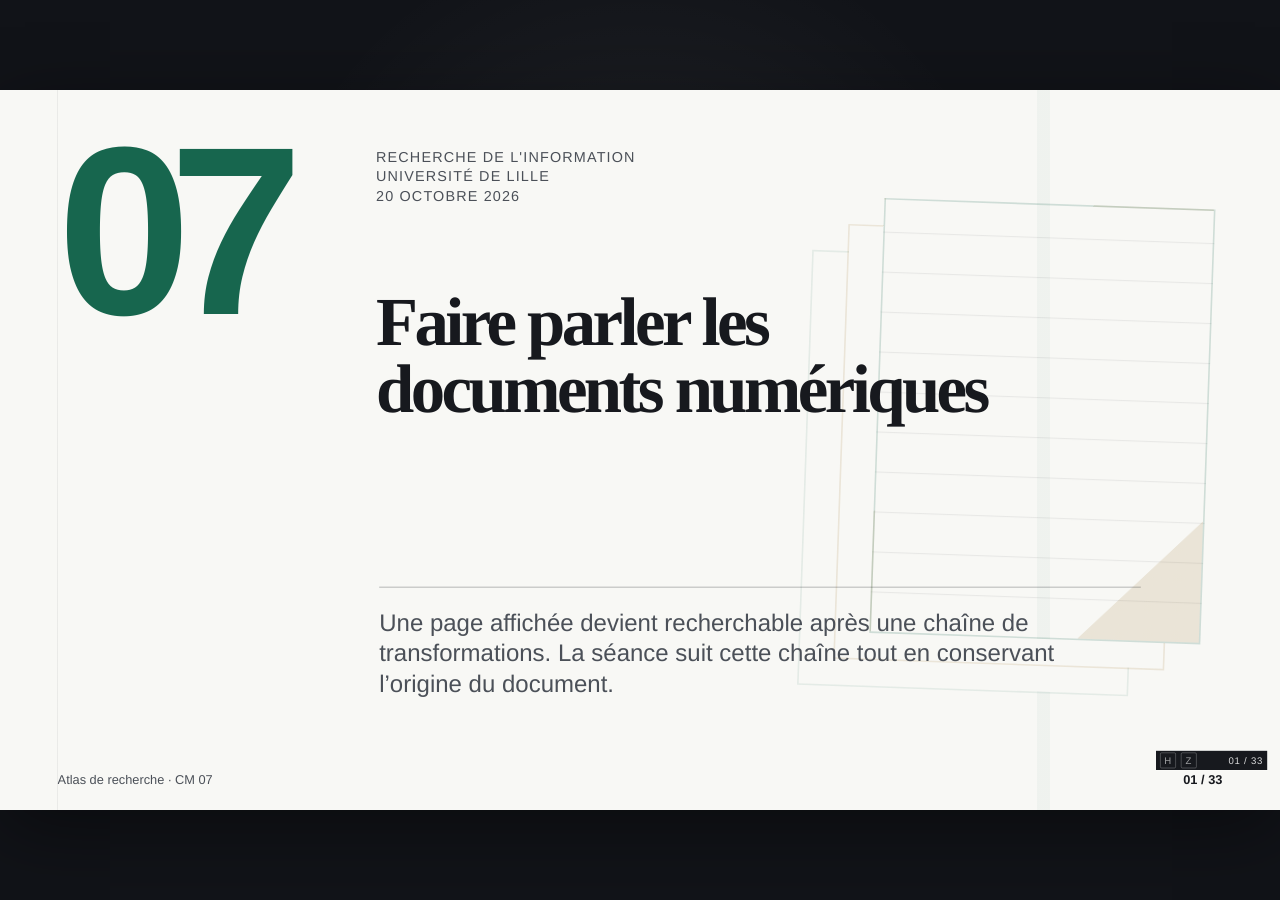
<file: cm07.html>
<!doctype html>
<html lang="fr">
<head>
  <meta charset="utf-8">
  <meta name="viewport" content="width=device-width, initial-scale=1, viewport-fit=cover">
  <meta name="color-scheme" content="light">
  <title>CM 07 · Faire parler les documents numériques</title>
  <link rel="stylesheet" href="styles.css">
  <link rel="stylesheet" href="visual-system-v2.css">
  <link rel="stylesheet" href="media-system-v2.css">
  <link rel="stylesheet" href="zoom-system.css">
</head>
<body>
  <div class="atlas-viewport" data-atlas-viewport>
    <div class="atlas-canvas" data-atlas-canvas>
      <section class="atlas-slide cover-slide" id="cm07-s001" data-slide data-accent="green" hidden inert aria-hidden="true" style="display:none!important">
  <div class="cover-index">07</div>
  <div class="cover-meta">Recherche de l'information<br>Université de Lille<br>20 octobre 2026</div>
  <h1 class="cover-title">Faire parler les documents numériques</h1>
  <p class="cover-subtitle">Une page affichée devient recherchable après une chaîne de transformations. La séance suit cette chaîne tout en conservant l’origine du document.</p>
  <footer class="slide-footer"><span class="footer-course">Atlas de recherche · CM 07</span><span></span><span class="footer-number">01 / 33</span></footer>
</section>
<section class="atlas-slide kind-question composition-question many-points" id="cm07-s002" data-slide data-kind="question" data-accent="green" data-readout="side" data-title-size="compact" data-density="normal" hidden inert aria-hidden="true" style="--copy-width:400px;display:none!important">
  <div class="slide-rule" aria-hidden="true"></div>
  <header class="slide-header">
    <div class="slide-kicker">L’ÉNIGME DU SILENCE</div>
    <h2 class="slide-title">Pourquoi un mot visible peut-il rester introuvable ?</h2>
    <div class="slide-coordinate">CM 07<br>02 · 33</div>
  </header>
  <main class="slide-body"><div class="question-stage stage-without-lead"><div class="visual-zone statement-visual"><div class="atlas-scene"><div class="statement-node-rail" style="--rail-count:3"><div class="scene-node" data-node-id="visible" data-tone="ink"><span class="node-index">01</span><span class="node-label">microparticules</span></div><div class="scene-node" data-node-id="ocr" data-tone="signal"><span class="node-index">02</span><span class="node-label">micro particu1es</span></div><div class="scene-node" data-node-id="result" data-tone="muted"><span class="node-index">03</span><span class="node-label">0 résultat</span></div></div></div></div><ol class="point-list point-columns-1" style="--point-count:4;--point-columns:1;--point-rows:4"><li><span class="point-index" aria-hidden="true">01</span><span class="point-copy">Le fichier peut ne contenir qu’une image.</span></li><li><span class="point-index" aria-hidden="true">02</span><span class="point-copy">La zone peut avoir été mal segmentée.</span></li><li><span class="point-index" aria-hidden="true">03</span><span class="point-copy">L’OCR peut avoir produit une autre suite de caractères.</span></li><li><span class="point-index" aria-hidden="true">04</span><span class="point-copy">Le moteur peut n’interroger que la notice.</span></li></ol></div></main>
  <aside class="state-readout is-baseline" aria-live="polite" data-baseline-label="Question" data-baseline-headline="Les termes du problème" data-baseline-body="Dans un rapport technique numérisé, le terme « microparticules » apparaît nettement à l’écran. La recherche interne renvoie pourtant zéro résultat."><div class="state-counter" data-state-counter>00 / 03</div><div class="state-label" data-state-label>Question</div><h3 class="state-headline" data-state-headline>Les termes du problème</h3><p class="state-body" data-state-body>Dans un rapport technique numérisé, le terme « microparticules » apparaît nettement à l’écran. La recherche interne renvoie pourtant zéro résultat.</p></aside>
  <script type="application/json" class="state-data">[{"label":"Ce que l’œil lit","headline":"La page paraît parfaitement exploitable","body":"L’affichage produit une impression de texte ; le moteur reçoit des pixels, des caractères ou des structures selon le fichier.","show":["visible"],"dim":["ocr","result"],"mode":"accumulate"},{"label":"Ce que la machine reçoit","headline":"Une transcription fautive remplace la forme attendue","body":"Une espace ajoutée et le chiffre 1 suffisent à rompre la correspondance exacte.","show":["ocr"],"dim":["visible","result"],"mode":"accumulate"},{"label":"Ce que le moteur conclut","headline":"Un zéro résultat décrit la requête et l’index","body":"Le silence décrit l’index et la requête ; la collection demande un contrôle distinct.","show":["result"],"dim":["visible","ocr"],"mode":"accumulate"}]</script>
  <footer class="slide-footer">
    <span class="footer-course">Recherche de l'information · CM 07</span>
    <span class="footer-source"></span>
    <span class="footer-number">02 / 33</span>
  </footer>
</section>
<section class="atlas-slide kind-statement composition-statement" id="cm07-s003" data-slide data-kind="statement" data-accent="green" data-readout="none" data-title-size="compact" data-density="normal" hidden inert aria-hidden="true" style="display:none!important">
  <div class="slide-rule" aria-hidden="true"></div>
  <header class="slide-header">
    <div class="slide-kicker">PREMIER RENVERSEMENT</div>
    <h2 class="slide-title">Un PDF peut contenir plusieurs formes de texte et d’image</h2>
    <div class="slide-coordinate">CM 07<br>03 · 33</div>
  </header>
  <main class="slide-body"><div class="statement-stage"><p class="slide-lead">Deux fichiers qui s’ouvrent de la même manière peuvent offrir des possibilités radicalement différentes : texte sélectionnable, image seule, ordre de lecture incohérent ou couches mêlées.</p><div class="visual-zone statement-visual"><div class="atlas-scene"><div class="statement-node-rail" style="--rail-count:3"><div class="scene-node" data-node-id="shell" data-tone="ink"><span class="node-index">01</span><span class="node-label">.pdf</span></div><div class="scene-node" data-node-id="born" data-tone="accent"><span class="node-index">02</span><span class="node-label">Texte natif</span></div><div class="scene-node" data-node-id="scan" data-tone="signal"><span class="node-index">03</span><span class="node-label">Image seule</span></div></div></div></div><ol class="point-list point-columns-1" style="--point-count:3;--point-columns:1;--point-rows:3"><li><span class="point-index" aria-hidden="true">01</span><span class="point-copy">L’extension renseigne le format, non la qualité de sa structure.</span></li><li><span class="point-index" aria-hidden="true">02</span><span class="point-copy">La recherche dépend des couches réellement présentes.</span></li><li><span class="point-index" aria-hidden="true">03</span><span class="point-copy">Le test décisif consiste à inspecter le contenu extrait.</span></li></ol></div></main>
  
  <script type="application/json" class="state-data">[]</script>
  <footer class="slide-footer">
    <span class="footer-course">Recherche de l'information · CM 07</span>
    <span class="footer-source"></span>
    <span class="footer-number">03 / 33</span>
  </footer>
</section>
<section class="atlas-slide kind-compare composition-band many-points" id="cm07-s004" data-slide data-kind="compare" data-accent="green" data-readout="side" data-title-size="compact" data-density="normal" hidden inert aria-hidden="true" style="--copy-width:400px;display:none!important">
  <div class="slide-rule" aria-hidden="true"></div>
  <header class="slide-header">
    <div class="slide-kicker">NATIF · NUMÉRISÉ · PHOTOGRAPHIÉ</div>
    <h2 class="slide-title">Trois naissances produisent trois documents différents</h2>
    <div class="slide-coordinate">CM 07<br>04 · 33</div>
  </header>
  <main class="slide-body"><div class="atlas-layout"><div class="copy-zone copy-without-lead"><ol class="point-list point-columns-1" style="--point-count:3;--point-columns:1;--point-rows:3"><li><span class="point-index" aria-hidden="true">01</span><span class="point-copy">Natif : le texte existe, mais sa structure peut être pauvre.</span></li><li><span class="point-index" aria-hidden="true">02</span><span class="point-copy">Numérisé : la capture et l’OCR ajoutent deux sources d’erreur.</span></li><li><span class="point-index" aria-hidden="true">03</span><span class="point-copy">Photographié : perspective, lumière et arrière-plan compliquent l’analyse.</span></li></ol></div><div class="visual-zone"><div class="visual-frame visual-spectrum"><div class="atlas-scene" data-visual-type="spectrum"><div class="scene-axis" aria-hidden="true"></div><div class="scene-node" data-node-id="native" data-tone="accent" style="--x:25.41;--y:14.14;--node-w:243.0px;--node-h:105.0px"><span class="node-index">01</span><span class="node-label">Export bureautique</span><span class="node-detail">Texte directement encodé</span></div><div class="scene-node" data-node-id="scan" data-tone="ink" style="--x:74.59;--y:14.14;--node-w:243.0px;--node-h:105.0px"><span class="node-index">02</span><span class="node-label">Scanner</span><span class="node-detail">Page plane convertie en pixels</span></div><div class="scene-node" data-node-id="photo" data-tone="signal" style="--x:50.00;--y:85.86;--node-w:243.0px;--node-h:105.0px"><span class="node-index">03</span><span class="node-label">Capture mobile</span><span class="node-detail">Image perspective et lumière variable</span></div></div></div></div></div></main>
  <aside class="state-readout is-baseline" aria-live="polite" data-baseline-label="Comparaison" data-baseline-headline="Deux lectures à distinguer" data-baseline-body="Avant de rechercher, il faut savoir comment le document est arrivé dans le système. Cette histoire matérielle détermine les erreurs probables et les corrections possibles."><div class="state-counter" data-state-counter>00 / 03</div><div class="state-label" data-state-label>Comparaison</div><h3 class="state-headline" data-state-headline>Deux lectures à distinguer</h3><p class="state-body" data-state-body>Avant de rechercher, il faut savoir comment le document est arrivé dans le système. Cette histoire matérielle détermine les erreurs probables et les corrections possibles.</p></aside>
  <script type="application/json" class="state-data">[{"label":"Document natif","headline":"Les caractères sont déjà disponibles","body":"Le problème porte surtout sur l’ordre de lecture, les colonnes, les tableaux et les métadonnées.","show":["native"],"dim":["scan","photo"],"mode":"replace"},{"label":"Document numérisé","headline":"La fidélité dépend de la chaîne de capture","body":"Résolution, inclinaison, contraste et segmentation précèdent toute reconnaissance de caractères.","show":["scan"],"dim":["native","photo"],"mode":"replace"},{"label":"Document photographié","headline":"La géométrie devient elle-même un problème","body":"Il faut parfois redresser, détourer et corriger l’éclairage avant de reconnaître le texte.","show":["photo"],"dim":["native","scan"],"mode":"replace"}]</script>
  <footer class="slide-footer">
    <span class="footer-course">Recherche de l'information · CM 07</span>
    <span class="footer-source"></span>
    <span class="footer-number">04 / 33</span>
  </footer>
</section>
<section class="atlas-slide kind-sequence composition-band many-points" id="cm07-s005" data-slide data-kind="sequence" data-accent="green" data-readout="side" data-title-size="compact" data-density="tight" hidden inert aria-hidden="true" style="--copy-width:400px;display:none!important">
  <div class="slide-rule" aria-hidden="true"></div>
  <header class="slide-header">
    <div class="slide-kicker">PIPELINE DOCUMENTAIRE</div>
    <h2 class="slide-title">La page devient recherchable en cinq opérations</h2>
    <div class="slide-coordinate">CM 07<br>05 · 33</div>
  </header>
  <main class="slide-body"><div class="atlas-layout"><div class="copy-zone copy-without-lead"><ol class="point-list point-columns-1" style="--point-count:5;--point-columns:1;--point-rows:5"><li><span class="point-index" aria-hidden="true">01</span><span class="point-copy">Préparer l’image</span></li><li><span class="point-index" aria-hidden="true">02</span><span class="point-copy">Détecter les zones et leur ordre</span></li><li><span class="point-index" aria-hidden="true">03</span><span class="point-copy">Reconnaître les lignes</span></li><li><span class="point-index" aria-hidden="true">04</span><span class="point-copy">Structurer et enrichir</span></li><li><span class="point-index" aria-hidden="true">05</span><span class="point-copy">Indexer des unités définies</span></li></ol></div><div class="visual-zone"><div class="visual-frame visual-stream"><div class="atlas-scene geometry-locked" data-visual-type="stream"><div class="scene-axis" aria-hidden="true"></div><svg class="scene-edges" viewBox="0 0 100 100" preserveAspectRatio="none" aria-hidden="true"><defs><marker id="arrow-cm07-s005" markerWidth="5" markerHeight="5" refX="4" refY="2.5" orient="auto" markerUnits="strokeWidth"><path d="M0,0 L5,2.5 L0,5 Z" fill="context-stroke"></path></marker></defs><line class="scene-edge" data-edge-from="prep" data-edge-to="layout" x1="25.30" y1="9.81" x2="74.70" y2="9.81" marker-end="url(#arrow-cm07-s005)"></line><line class="scene-edge" data-edge-from="layout" data-edge-to="read" x1="74.70" y1="9.81" x2="25.30" y2="50.00" marker-end="url(#arrow-cm07-s005)"></line><line class="scene-edge" data-edge-from="read" data-edge-to="structure" x1="25.30" y1="50.00" x2="74.70" y2="50.00" marker-end="url(#arrow-cm07-s005)"></line><line class="scene-edge" data-edge-from="structure" data-edge-to="index" x1="74.70" y1="50.00" x2="50.00" y2="90.19" marker-end="url(#arrow-cm07-s005)"></line></svg><div class="scene-node" data-node-id="prep" data-tone="muted" style="--x:25.30;--y:9.81;--node-w:249.0px;--node-h:100.0px"><span class="node-index">01</span><span class="node-label">Préparer</span><span class="node-detail">Redresser, nettoyer, normaliser</span></div><div class="scene-node" data-node-id="layout" data-tone="ink" style="--x:74.70;--y:9.81;--node-w:249.0px;--node-h:100.0px"><span class="node-index">02</span><span class="node-label">Segmenter</span><span class="node-detail">Zones, lignes, ordre</span></div><div class="scene-node" data-node-id="read" data-tone="accent" style="--x:25.30;--y:50.00;--node-w:249.0px;--node-h:100.0px"><span class="node-index">03</span><span class="node-label">Reconnaître</span><span class="node-detail">Pixels vers caractères</span></div><div class="scene-node" data-node-id="structure" data-tone="ink" style="--x:74.70;--y:50.00;--node-w:249.0px;--node-h:100.0px"><span class="node-index">04</span><span class="node-label">Structurer</span><span class="node-detail">Titres, tableaux, entités</span></div><div class="scene-node" data-node-id="index" data-tone="signal" style="--x:50.00;--y:90.19;--node-w:249.0px;--node-h:100.0px"><span class="node-index">05</span><span class="node-label">Indexer</span><span class="node-detail">Termes, champs, positions</span></div></div></div></div></div></main>
  <aside class="state-readout is-baseline" aria-live="polite" data-baseline-label="Processus" data-baseline-headline="Le mécanisme complet" data-baseline-body="Chaque opération produit une nouvelle représentation. Une erreur précoce peut se transmettre jusqu’à la liste finale de résultats."><div class="state-counter" data-state-counter>00 / 04</div><div class="state-label" data-state-label>Processus</div><h3 class="state-headline" data-state-headline>Le mécanisme complet</h3><p class="state-body" data-state-body>Chaque opération produit une nouvelle représentation. Une erreur précoce peut se transmettre jusqu’à la liste finale de résultats.</p></aside>
  <script type="application/json" class="state-data">[{"label":"Image","headline":"La qualité visuelle fixe le plafond","body":"Un texte coupé ou trop flou ne pourra pas être réparé par le moteur de recherche.","show":["prep"],"dim":["layout","read","structure","index"],"mode":"accumulate"},{"label":"Géométrie","headline":"La mise en page devient une structure","body":"Le système doit distinguer corps, titres, légendes, marges et tableaux avant de lire.","show":["prep","layout"],"dim":["read","structure","index"],"mode":"accumulate"},{"label":"Texte","headline":"La reconnaissance propose des caractères","body":"Ce résultat reste probabiliste et doit conserver des scores et des coordonnées.","show":["prep","layout","read"],"dim":["structure","index"],"mode":"accumulate"},{"label":"Recherche","headline":"L’index ne reçoit qu’une version transformée","body":"La liste finale dépend de toutes les décisions prises en amont.","show":["prep","layout","read","structure","index"],"dim":[],"mode":"accumulate"}]</script>
  <footer class="slide-footer">
    <span class="footer-course">Recherche de l'information · CM 07</span>
    <span class="footer-source">OCR-D Specifications · <a href="https://github.com/OCR-D/spec" target="_blank" rel="noreferrer">Lien</a></span>
    <span class="footer-number">05 / 33</span>
  </footer>
</section>
<section class="atlas-slide kind-explain composition-duel" id="cm07-s006" data-slide data-kind="explain" data-accent="green" data-readout="bottom" data-title-size="compact" data-density="normal" hidden inert aria-hidden="true" style="display:none!important">
  <div class="slide-rule" aria-hidden="true"></div>
  <header class="slide-header">
    <div class="slide-kicker">DEUX FAMILLES DE MODÈLES</div>
    <h2 class="slide-title">OCR et HTR transcrivent des traces en caractères</h2>
    <div class="slide-coordinate">CM 07<br>06 · 33</div>
  </header>
  <main class="slide-body"><div class="atlas-layout"><div class="copy-zone copy-without-lead"><ol class="point-list point-columns-1" style="--point-count:3;--point-columns:1;--point-rows:3"><li><span class="point-index" aria-hidden="true">01</span><span class="point-copy">Le modèle associe une image à une séquence probable.</span></li><li><span class="point-index" aria-hidden="true">02</span><span class="point-copy">Le vocabulaire fréquent peut écraser une forme rare.</span></li><li><span class="point-index" aria-hidden="true">03</span><span class="point-copy">Les résultats doivent être évalués sur le corpus réel.</span></li></ol></div><div class="visual-zone"><div class="visual-frame visual-split"><div class="atlas-scene" data-visual-type="split"><svg class="scene-edges" viewBox="0 0 100 100" preserveAspectRatio="none" aria-hidden="true"><defs><marker id="arrow-cm07-s006" markerWidth="5" markerHeight="5" refX="4" refY="2.5" orient="auto" markerUnits="strokeWidth"><path d="M0,0 L5,2.5 L0,5 Z" fill="context-stroke"></path></marker></defs><line class="scene-edge" data-edge-from="printed" data-edge-to="sequence" x1="25.35" y1="21.03" x2="50.00" y2="78.97" marker-end="url(#arrow-cm07-s006)"></line><line class="scene-edge" data-edge-from="hand" data-edge-to="sequence" x1="74.65" y1="21.03" x2="50.00" y2="78.97" marker-end="url(#arrow-cm07-s006)"></line></svg><div class="scene-node" data-node-id="printed" data-tone="accent" style="--x:25.35;--y:21.03;--node-w:344.0px;--node-h:100.0px"><span class="node-index">01</span><span class="node-label">Formes régulières</span><span class="node-detail">Polices et espacements relativement stables</span></div><div class="scene-node" data-node-id="hand" data-tone="signal" style="--x:74.65;--y:21.03;--node-w:344.0px;--node-h:100.0px"><span class="node-index">02</span><span class="node-label">Gestes variables</span><span class="node-detail">Ligatures, pente et abréviations</span></div><div class="scene-node" data-node-id="sequence" data-tone="ink" style="--x:50.00;--y:78.97;--node-w:344.0px;--node-h:100.0px"><span class="node-index">03</span><span class="node-label">Suite probable</span><span class="node-detail">Sortie commune : caractères et confiance</span></div></div></div></div></div></main>
  <aside class="state-readout is-baseline" aria-live="polite" data-baseline-label="Vue d’ensemble" data-baseline-headline="La scène complète" data-baseline-body="L’OCR vise surtout les caractères imprimés ; l’HTR traite des écritures manuscrites plus variables. Dans les deux cas, le contexte aide, mais ne garantit pas la lecture correcte."><div class="state-counter" data-state-counter>00 / 02</div><div class="state-label" data-state-label>Vue d’ensemble</div><h3 class="state-headline" data-state-headline>La scène complète</h3><p class="state-body" data-state-body>L’OCR vise surtout les caractères imprimés ; l’HTR traite des écritures manuscrites plus variables. Dans les deux cas, le contexte aide, mais ne garantit pas la lecture correcte.</p></aside>
  <script type="application/json" class="state-data">[{"label":"OCR","headline":"La régularité typographique réduit l’incertitude","body":"Elle ne supprime ni les colonnes complexes, ni les tableaux, ni les défauts de capture.","show":["printed","sequence"],"dim":["hand"],"mode":"replace"},{"label":"HTR","headline":"La variabilité graphique devient centrale","body":"Un modèle adapté au type d’écriture et à la langue est souvent nécessaire.","show":["hand","sequence"],"dim":["printed"],"mode":"replace"}]</script>
  <footer class="slide-footer">
    <span class="footer-course">Recherche de l'information · CM 07</span>
    <span class="footer-source">OCR-D Specifications · <a href="https://github.com/OCR-D/spec" target="_blank" rel="noreferrer">Lien</a></span>
    <span class="footer-number">06 / 33</span>
  </footer>
</section>
<section class="atlas-slide kind-explain composition-mirror" id="cm07-s007" data-slide data-kind="explain" data-accent="green" data-readout="side" data-title-size="compact" data-density="normal" hidden inert aria-hidden="true" style="display:none!important">
  <div class="slide-rule" aria-hidden="true"></div>
  <header class="slide-header">
    <div class="slide-kicker">SEGMENTATION</div>
    <h2 class="slide-title">Avant les caractères, le système doit comprendre la page</h2>
    <div class="slide-coordinate">CM 07<br>07 · 33</div>
  </header>
  <main class="slide-body"><div class="atlas-layout"><div class="copy-zone copy-without-lead"><ol class="point-list point-columns-1" style="--point-count:4;--point-columns:1;--point-rows:4"><li><span class="point-index" aria-hidden="true">01</span><span class="point-copy">Détecter les blocs</span></li><li><span class="point-index" aria-hidden="true">02</span><span class="point-copy">Classer leur fonction</span></li><li><span class="point-index" aria-hidden="true">03</span><span class="point-copy">Reconstruire l’ordre de lecture</span></li><li><span class="point-index" aria-hidden="true">04</span><span class="point-copy">Conserver les coordonnées</span></li></ol></div><div class="visual-zone"><div class="visual-frame visual-document"><div class="atlas-scene media-composite" data-visual-type="document" style="--media-track-h:144px"><figure class="document-media is-zoom-target has-source-strip" data-zoomable="true" data-source-title="Transkribus — réglages de l’analyse de mise en page" data-source-caption="Avant la reconnaissance des caractères, l’interface demande comment produire les régions, orienter les lignes et mettre l’image à l’échelle : la géométrie est déjà une décision." data-source-credit="Reconstruction originale d’après READ-COOP / Transkribus" data-source-license="Infographie originale ; interface source citée, © 2025 READ-COOP." data-source-url="https://help.transkribus.org/hs-fs/hubfs/baseline%20settings.png" data-fit="contain" style="--media-position:center"><div class="document-image-area"><div class="media-artboard" style="width:560.58px;height:315.33px"><img src="assets/media_v2/cm07-transkribus-layout-settings.svg" alt="Reconstruction vectorielle sans personne de l’interface Transkribus montrant la génération des régions, la méthode, l’orientation des lignes et l’échelle d’image." loading="eager" decoding="async"><span class="media-hotspot" data-zoom-id="title" aria-label="Génération des régions" data-zoom-label="Génération des régions" data-zoom-headline="Le premier choix porte sur la segmentation de la page" data-zoom-body="Générer de nouvelles régions ou conserver les régions existantes modifie l’entrée fournie à la reconnaissance." data-zoom-mode="replace" data-zoom-tone="accent" style="--hotspot-x:9.000;--hotspot-y:18.000;--hotspot-w:55.000;--hotspot-h:17.000"></span><span class="media-hotspot" data-zoom-id="col1" aria-label="Méthode de région" data-zoom-label="Méthode de région" data-zoom-headline="La méthode encode une hypothèse de mise en page" data-zoom-body="Le réglage général et une méthode personnalisée appliquent des règles de description différentes." data-zoom-mode="accumulate" data-zoom-tone="teal" style="--hotspot-x:9.000;--hotspot-y:37.000;--hotspot-w:43.000;--hotspot-h:16.000"></span><span class="media-hotspot" data-zoom-id="col2" aria-label="Orientation des lignes" data-zoom-label="Orientation des lignes" data-zoom-headline="L’orientation guide la lecture géométrique" data-zoom-body="Le choix horizontal ou mixte change la manière dont les lignes de base seront détectées." data-zoom-mode="accumulate" data-zoom-tone="signal" style="--hotspot-x:9.000;--hotspot-y:55.000;--hotspot-w:46.000;--hotspot-h:17.000"></span></div></div><figcaption class="document-source-strip" title="Reconstruction originale d’après READ-COOP / Transkribus · Infographie originale ; interface source citée, © 2025 READ-COOP."><span>Reconstruction originale d’après READ-COOP / Transkribus · Infographie originale ; interface source citée, © 2025 READ-COOP.</span><a href="https://help.transkribus.org/hs-fs/hubfs/baseline%20settings.png" target="_blank" rel="noreferrer">Lien</a></figcaption></figure><div class="media-node-track" style="--media-node-count:4;--media-node-columns:2;--media-node-rows:2;--media-track-h:144px"><div class="scene-node" data-node-id="title" data-tone="accent"><span class="node-index">01</span><span class="node-label">Titre</span></div><div class="scene-node" data-node-id="col1" data-tone="ink"><span class="node-index">02</span><span class="node-label">Colonne A</span></div><div class="scene-node" data-node-id="col2" data-tone="ink"><span class="node-index">03</span><span class="node-label">Colonne B</span></div><div class="scene-node" data-node-id="caption" data-tone="signal"><span class="node-index">04</span><span class="node-label">Légende</span></div></div></div></div></div></div></main>
  <aside class="state-readout is-baseline" aria-live="polite" data-baseline-label="Vue d’ensemble" data-baseline-headline="La scène complète" data-baseline-body="Une reconnaissance exacte dans un mauvais ordre reste inutilisable. La géométrie de la page décide quelles unités seront lues ensemble."><div class="state-counter" data-state-counter>00 / 03</div><div class="state-label" data-state-label>Vue d’ensemble</div><h3 class="state-headline" data-state-headline>La scène complète</h3><p class="state-body" data-state-body>Une reconnaissance exacte dans un mauvais ordre reste inutilisable. La géométrie de la page décide quelles unités seront lues ensemble.</p></aside>
  <script type="application/json" class="state-data">[{"label":"Blocs","headline":"La page est découpée en régions","body":"Le système distingue d’abord des surfaces ; la reconnaissance des phrases intervient ensuite.","show":["title","col1","col2","caption"],"dim":[],"mode":"accumulate"},{"label":"Fonctions","headline":"Chaque région reçoit un rôle","body":"Titre, corps et légende ne doivent pas être mélangés dans un même champ.","show":["title","caption"],"dim":["col1","col2"],"mode":"replace"},{"label":"Ordre","headline":"Les relations rétablissent la lecture","body":"Les coordonnées permettent aussi de revenir précisément à la preuve visuelle.","show":["title","col1","col2","caption"],"dim":[],"mode":"transform"}]</script>
  <footer class="slide-footer">
    <span class="footer-course">Recherche de l'information · CM 07</span>
    <span class="footer-source">Reconstruction originale d’après READ-COOP / Transkribus · <a href="https://help.transkribus.org/hs-fs/hubfs/baseline%20settings.png" target="_blank" rel="noreferrer">Lien</a></span>
    <span class="footer-number">07 / 33</span>
  </footer>
</section>
<section class="atlas-slide kind-statement composition-statement" id="cm07-s008" data-slide data-kind="statement" data-accent="green" data-readout="none" data-title-size="compact" data-density="normal" hidden inert aria-hidden="true" style="display:none!important">
  <div class="slide-rule" aria-hidden="true"></div>
  <header class="slide-header">
    <div class="slide-kicker">EFFET EN CASCADE</div>
    <h2 class="slide-title">Une erreur de zone peut coûter une page entière</h2>
    <div class="slide-coordinate">CM 07<br>08 · 33</div>
  </header>
  <main class="slide-body"><div class="statement-stage"><p class="slide-lead">Si un tableau est pris pour une image décorative, aucun de ses nombres ne rejoint l’OCR. Le problème n’est plus un caractère faux, mais une région complètement absente de l’index.</p><div class="visual-zone statement-visual"><div class="atlas-scene"><div class="statement-node-rail" style="--rail-count:3"><div class="scene-node" data-node-id="region" data-tone="signal"><span class="node-index">01</span><span class="node-label">Zone ignorée</span></div><div class="scene-node" data-node-id="text" data-tone="muted"><span class="node-index">02</span><span class="node-label">Texte incomplet</span></div><div class="scene-node" data-node-id="index" data-tone="ink"><span class="node-index">03</span><span class="node-label">Index silencieux</span></div></div></div></div><ol class="point-list point-columns-1" style="--point-count:3;--point-columns:1;--point-rows:3"><li><span class="point-index" aria-hidden="true">01</span><span class="point-copy">Erreur locale de caractère : quelques requêtes échouent.</span></li><li><span class="point-index" aria-hidden="true">02</span><span class="point-copy">Erreur de ligne : une phrase devient incohérente.</span></li><li><span class="point-index" aria-hidden="true">03</span><span class="point-copy">Erreur de zone : tout un contenu disparaît.</span></li></ol></div></main>
  
  <script type="application/json" class="state-data">[]</script>
  <footer class="slide-footer">
    <span class="footer-course">Recherche de l'information · CM 07</span>
    <span class="footer-source">PAGE XML · <a href="https://github.com/PRImA-Research-Lab/PAGE-XML" target="_blank" rel="noreferrer">Lien</a></span>
    <span class="footer-number">08 / 33</span>
  </footer>
</section>
<section class="atlas-slide kind-map composition-field" id="cm07-s009" data-slide data-kind="map" data-accent="green" data-readout="side" data-title-size="compact" data-density="normal" hidden inert aria-hidden="true" style="display:none!important">
  <div class="slide-rule" aria-hidden="true"></div>
  <header class="slide-header">
    <div class="slide-kicker">INCERTITUDE LOCALISÉE</div>
    <h2 class="slide-title">Les scores de confiance dessinent une carte du doute</h2>
    <div class="slide-coordinate">CM 07<br>09 · 33</div>
  </header>
  <main class="slide-body"><div class="atlas-layout"><div class="copy-zone copy-without-lead"><ol class="point-list point-columns-1" style="--point-count:3;--point-columns:1;--point-rows:3"><li><span class="point-index" aria-hidden="true">01</span><span class="point-copy">Conserver la confiance au niveau utile</span></li><li><span class="point-index" aria-hidden="true">02</span><span class="point-copy">Repérer les ruptures plutôt qu’un seul seuil</span></li><li><span class="point-index" aria-hidden="true">03</span><span class="point-copy">Relire les zones qui portent les concepts décisifs</span></li></ol></div><div class="visual-zone"><div class="visual-frame visual-constellation"><div class="atlas-scene" data-visual-type="constellation"><div class="scene-node" data-node-id="high" data-tone="accent" style="--x:50.00;--y:14.45;--node-w:190.0px;--node-h:100.0px"><span class="node-index">01</span><span class="node-label">0,98</span><span class="node-detail">Corps imprimé net</span></div><div class="scene-node" data-node-id="mid" data-tone="ink" style="--x:74.79;--y:67.78;--node-w:190.0px;--node-h:100.0px"><span class="node-index">02</span><span class="node-label">0,76</span><span class="node-detail">Légende compacte</span></div><div class="scene-node" data-node-id="low" data-tone="signal" style="--x:25.21;--y:67.78;--node-w:190.0px;--node-h:100.0px"><span class="node-index">03</span><span class="node-label">0,41</span><span class="node-detail">Formule et indice</span></div></div></div></div></div></main>
  <aside class="state-readout is-baseline" aria-live="polite" data-baseline-label="Vue d’ensemble" data-baseline-headline="La scène complète" data-baseline-body="Un score aide à prioriser les zones à vérifier. La moyenne du document peut masquer quelques régions très fragiles."><div class="state-counter" data-state-counter>00 / 03</div><div class="state-label" data-state-label>Vue d’ensemble</div><h3 class="state-headline" data-state-headline>La scène complète</h3><p class="state-body" data-state-body>Un score aide à prioriser les zones à vérifier. La moyenne du document peut masquer quelques régions très fragiles.</p></aside>
  <script type="application/json" class="state-data">[{"label":"Vue globale","headline":"La moyenne paraît rassurante","body":"Un document à 94 % peut encore perdre exactement le terme qui répond à la question.","show":["high","mid","low"],"dim":[],"mode":"replace"},{"label":"Zone fragile","headline":"Le doute se concentre sur une unité décisive","body":"La vérification doit croiser l’usage, le score et la position de la zone dans le document.","show":["low"],"dim":["high","mid"],"mode":"replace"},{"label":"Contrôle ciblé","headline":"La carte organise une relecture économique","body":"On vérifie d’abord les titres, identifiants, valeurs et termes rares qui structurent l’analyse.","show":["mid","low"],"dim":["high"],"mode":"transform"}]</script>
  <footer class="slide-footer">
    <span class="footer-course">Recherche de l'information · CM 07</span>
    <span class="footer-source">OCR-D Specifications · <a href="https://github.com/OCR-D/spec" target="_blank" rel="noreferrer">Lien</a></span>
    <span class="footer-number">09 / 33</span>
  </footer>
</section>
<section class="atlas-slide kind-sequence composition-split" id="cm07-s010" data-slide data-kind="sequence" data-accent="green" data-readout="bottom" data-title-size="compact" data-density="normal" hidden inert aria-hidden="true" style="display:none!important">
  <div class="slide-rule" aria-hidden="true"></div>
  <header class="slide-header">
    <div class="slide-kicker">STRATÉGIE DE RATTRAPAGE</div>
    <h2 class="slide-title">Chercher malgré l’OCR : élargir sans perdre le contrôle</h2>
    <div class="slide-coordinate">CM 07<br>10 · 33</div>
  </header>
  <main class="slide-body"><div class="atlas-layout"><div class="copy-zone copy-without-lead"><ol class="point-list point-columns-1" style="--point-count:4;--point-columns:1;--point-rows:4"><li><span class="point-index" aria-hidden="true">01</span><span class="point-copy">Tester l’expression exacte</span></li><li><span class="point-index" aria-hidden="true">02</span><span class="point-copy">Ajouter variantes graphiques et troncature</span></li><li><span class="point-index" aria-hidden="true">03</span><span class="point-copy">Utiliser proximité ou recherche floue</span></li><li><span class="point-index" aria-hidden="true">04</span><span class="point-copy">Inspecter les pages candidates</span></li></ol></div><div class="visual-zone"><div class="visual-frame visual-query"><div class="atlas-scene" data-visual-type="query"><div class="scene-axis" aria-hidden="true"></div><svg class="scene-edges" viewBox="0 0 100 100" preserveAspectRatio="none" aria-hidden="true"><defs><marker id="arrow-cm07-s010" markerWidth="5" markerHeight="5" refX="4" refY="2.5" orient="auto" markerUnits="strokeWidth"><path d="M0,0 L5,2.5 L0,5 Z" fill="context-stroke"></path></marker></defs><line class="scene-edge" data-edge-from="exact" data-edge-to="variant" x1="17.08" y1="22.67" x2="50.00" y2="22.67" marker-end="url(#arrow-cm07-s010)"></line><line class="scene-edge" data-edge-from="variant" data-edge-to="fuzzy" x1="50.00" y1="22.67" x2="82.92" y2="22.67" marker-end="url(#arrow-cm07-s010)"></line><line class="scene-edge" data-edge-from="fuzzy" data-edge-to="verify" x1="82.92" y1="22.67" x2="50.00" y2="77.33" marker-end="url(#arrow-cm07-s010)"></line></svg><div class="scene-node" data-node-id="exact" data-tone="ink" style="--x:17.08;--y:22.67;--node-w:260.0px;--node-h:100.0px"><span class="node-index">01</span><span class="node-label">microparticules</span><span class="node-detail">Forme attendue</span></div><div class="scene-node" data-node-id="variant" data-tone="accent" style="--x:50.00;--y:22.67;--node-w:260.0px;--node-h:100.0px"><span class="node-index">02</span><span class="node-label">micro particu*</span><span class="node-detail">Segmentation et terminaison</span></div><div class="scene-node" data-node-id="fuzzy" data-tone="accent" style="--x:82.92;--y:22.67;--node-w:260.0px;--node-h:100.0px"><span class="node-index">03</span><span class="node-label">distance ≤ 2</span><span class="node-detail">Substitutions limitées</span></div><div class="scene-node" data-node-id="verify" data-tone="signal" style="--x:50.00;--y:77.33;--node-w:260.0px;--node-h:100.0px"><span class="node-index">04</span><span class="node-label">Retour à la page</span><span class="node-detail">Validation visuelle</span></div></div></div></div></div></main>
  <aside class="state-readout is-baseline" aria-live="polite" data-baseline-label="Processus" data-baseline-headline="Le mécanisme complet" data-baseline-body="Une requête précise sert de point de départ ; des variantes motivées par les erreurs observées élargissent ensuite le test."><div class="state-counter" data-state-counter>00 / 04</div><div class="state-label" data-state-label>Processus</div><h3 class="state-headline" data-state-headline>Le mécanisme complet</h3><p class="state-body" data-state-body>Une requête précise sert de point de départ ; des variantes motivées par les erreurs observées élargissent ensuite le test.</p></aside>
  <script type="application/json" class="state-data">[{"label":"Précision","headline":"Commencer par la forme qui exprime exactement le besoin","body":"Cette première requête fournit un point de comparaison clair.","show":["exact"],"dim":["variant","fuzzy","verify"],"mode":"accumulate"},{"label":"Variantes","headline":"Ajouter seulement des altérations plausibles","body":"Une troncature bien placée vaut mieux qu’une tolérance générale qui ramène trop de bruit.","show":["exact","variant"],"dim":["fuzzy","verify"],"mode":"accumulate"},{"label":"Tolérance","headline":"La recherche floue augmente le rappel et le coût de vérification","body":"Elle doit rester limitée et être comparée aux résultats de la requête exacte.","show":["exact","variant","fuzzy"],"dim":["verify"],"mode":"accumulate"},{"label":"Preuve","headline":"La page tranche entre correspondance et artefact","body":"L’élargissement sert à retrouver des candidats, jamais à valider automatiquement une lecture.","show":["exact","variant","fuzzy","verify"],"dim":[],"mode":"accumulate"}]</script>
  <footer class="slide-footer">
    <span class="footer-course">Recherche de l'information · CM 07</span>
    <span class="footer-source"></span>
    <span class="footer-number">10 / 33</span>
  </footer>
</section>
<section class="atlas-slide kind-compare composition-duel" id="cm07-s011" data-slide data-kind="compare" data-accent="green" data-readout="bottom" data-title-size="compact" data-density="normal" hidden inert aria-hidden="true" style="display:none!important">
  <div class="slide-rule" aria-hidden="true"></div>
  <header class="slide-header">
    <div class="slide-kicker">CONTENU · ORGANISATION</div>
    <h2 class="slide-title">Texte brut et document structuré ne répondent pas pareil</h2>
    <div class="slide-coordinate">CM 07<br>11 · 33</div>
  </header>
  <main class="slide-body"><div class="atlas-layout"><div class="copy-zone copy-without-lead"><ol class="point-list point-columns-1" style="--point-count:3;--point-columns:1;--point-rows:3"><li><span class="point-index" aria-hidden="true">01</span><span class="point-copy">Le texte brut conserve une suite.</span></li><li><span class="point-index" aria-hidden="true">02</span><span class="point-copy">La structure conserve des fonctions.</span></li><li><span class="point-index" aria-hidden="true">03</span><span class="point-copy">Les deux doivent rester reliés aux coordonnées de la page.</span></li></ol></div><div class="visual-zone"><div class="visual-frame visual-split"><div class="atlas-scene" data-visual-type="split"><svg class="scene-edges" viewBox="0 0 100 100" preserveAspectRatio="none" aria-hidden="true"><defs><marker id="arrow-cm07-s011" markerWidth="5" markerHeight="5" refX="4" refY="2.5" orient="auto" markerUnits="strokeWidth"><path d="M0,0 L5,2.5 L0,5 Z" fill="context-stroke"></path></marker></defs><line class="scene-edge" data-edge-from="flat" data-edge-to="coords" x1="25.35" y1="21.03" x2="50.00" y2="78.97" marker-end="url(#arrow-cm07-s011)"></line><line class="scene-edge" data-edge-from="fields" data-edge-to="coords" x1="74.65" y1="21.03" x2="50.00" y2="78.97" marker-end="url(#arrow-cm07-s011)"></line></svg><div class="scene-node" data-node-id="flat" data-tone="muted" style="--x:25.35;--y:21.03;--node-w:344.0px;--node-h:100.0px"><span class="node-index">01</span><span class="node-label">Suite de caractères</span><span class="node-detail">Titre et note se mélangent</span></div><div class="scene-node" data-node-id="fields" data-tone="accent" style="--x:74.65;--y:21.03;--node-w:344.0px;--node-h:100.0px"><span class="node-index">02</span><span class="node-label">Champs typés</span><span class="node-detail">Titre, paragraphe, cellule, note</span></div><div class="scene-node" data-node-id="coords" data-tone="signal" style="--x:50.00;--y:78.97;--node-w:344.0px;--node-h:100.0px"><span class="node-index">03</span><span class="node-label">Coordonnées</span><span class="node-detail">Retour commun à la page</span></div></div></div></div></div></main>
  <aside class="state-readout is-baseline" aria-live="polite" data-baseline-label="Comparaison" data-baseline-headline="Deux lectures à distinguer" data-baseline-body="Une transcription linéaire permet de retrouver des mots. Une structure explicite permet aussi d’interroger les rôles, les sections, les tableaux et les liens entre unités."><div class="state-counter" data-state-counter>00 / 02</div><div class="state-label" data-state-label>Comparaison</div><h3 class="state-headline" data-state-headline>Deux lectures à distinguer</h3><p class="state-body" data-state-body>Une transcription linéaire permet de retrouver des mots. Une structure explicite permet aussi d’interroger les rôles, les sections, les tableaux et les liens entre unités.</p></aside>
  <script type="application/json" class="state-data">[{"label":"Plein texte","headline":"Le mot est retrouvable partout","body":"Cette simplicité convient à l’exploration, mais elle confond les fonctions éditoriales.","show":["flat","coords"],"dim":["fields"],"mode":"replace"},{"label":"Structure","headline":"La requête peut viser une fonction précise","body":"Chercher dans les titres ou les cellules devient possible si ces zones ont été correctement typées.","show":["fields","coords"],"dim":["flat"],"mode":"replace"}]</script>
  <footer class="slide-footer">
    <span class="footer-course">Recherche de l'information · CM 07</span>
    <span class="footer-source">PAGE XML · <a href="https://github.com/PRImA-Research-Lab/PAGE-XML" target="_blank" rel="noreferrer">Lien</a></span>
    <span class="footer-number">11 / 33</span>
  </footer>
</section>
<section class="atlas-slide kind-explain composition-band" id="cm07-s012" data-slide data-kind="explain" data-accent="green" data-readout="side" data-title-size="compact" data-density="normal" hidden inert aria-hidden="true" style="display:none!important">
  <div class="slide-rule" aria-hidden="true"></div>
  <header class="slide-header">
    <div class="slide-kicker">FORMAT DE TRAVAIL</div>
    <h2 class="slide-title">PAGE XML garde ensemble texte, rôle et géométrie</h2>
    <div class="slide-coordinate">CM 07<br>12 · 33</div>
  </header>
  <main class="slide-body"><div class="atlas-layout"><div class="copy-zone copy-without-lead"><ol class="point-list point-columns-1" style="--point-count:4;--point-columns:1;--point-rows:4"><li><span class="point-index" aria-hidden="true">01</span><span class="point-copy">Régions et types</span></li><li><span class="point-index" aria-hidden="true">02</span><span class="point-copy">Lignes et coordonnées</span></li><li><span class="point-index" aria-hidden="true">03</span><span class="point-copy">Ordre de lecture</span></li><li><span class="point-index" aria-hidden="true">04</span><span class="point-copy">Texte et confiance</span></li></ol></div><div class="visual-zone"><div class="visual-frame visual-document"><div class="atlas-scene media-composite" data-visual-type="document" style="--media-track-h:144px"><figure class="document-media is-zoom-target has-source-strip" data-zoomable="true" data-source-title="Du pixel à la structure PAGE XML" data-source-caption="PAGE XML garde dans le même objet le texte, la fonction des régions, leurs coordonnées et l’ordre de lecture." data-source-credit="Reconstruction originale d’après PRImA Research Lab — PAGE XML" data-source-license="Infographie originale ; source de référence et dépôt PAGE XML sous Apache License 2.0." data-source-url="https://github.com/PRImA-Research-Lab/PAGE-XML" data-fit="contain" style="--media-position:center"><div class="document-image-area"><div class="media-artboard" style="width:670.00px;height:376.88px"><img src="assets/media_v2/cm07-pagexml-layout.svg" alt="Infographie originale sans personne reliant une page segmentée en régions et lignes de base à une arborescence PAGE XML." loading="eager" decoding="async"><span class="media-hotspot" data-zoom-id="regions" aria-label="Régions" data-zoom-label="Régions" data-zoom-headline="La page est d’abord découpée par fonction" data-zoom-body="Titre, corps, tableau et illustration reçoivent des zones et des identifiants distincts." data-zoom-mode="replace" data-zoom-tone="accent" style="--hotspot-x:5.000;--hotspot-y:22.000;--hotspot-w:37.000;--hotspot-h:68.000"></span><span class="media-hotspot" data-zoom-id="baselines" aria-label="Lignes de base" data-zoom-label="Lignes de base" data-zoom-headline="La ligne de base matérialise la trace à reconnaître" data-zoom-body="Elle réduit une ligne de texte à une géométrie qui guidera la transcription." data-zoom-mode="accumulate" data-zoom-tone="teal" style="--hotspot-x:10.000;--hotspot-y:38.000;--hotspot-w:25.500;--hotspot-h:21.500"></span><span class="media-hotspot" data-zoom-id="xml" aria-label="Arborescence" data-zoom-label="Arborescence" data-zoom-headline="Coordonnées, rôle et texte restent reliés" data-zoom-body="L’arborescence permet de retrouver la provenance spatiale de chaque chaîne reconnue." data-zoom-mode="accumulate" data-zoom-tone="signal" style="--hotspot-x:55.000;--hotspot-y:22.000;--hotspot-w:40.000;--hotspot-h:68.000"></span></div></div><figcaption class="document-source-strip" title="Reconstruction originale d’après PRImA Research Lab — PAGE XML · Infographie originale ; source de référence et dépôt PAGE XML sous Apache License 2.0."><span>Reconstruction originale d’après PRImA Research Lab — PAGE XML · Infographie originale ; source de référence et dépôt PAGE XML sous Apache License 2.0.</span><a href="https://github.com/PRImA-Research-Lab/PAGE-XML" target="_blank" rel="noreferrer">Lien</a></figcaption></figure><div class="media-node-track" style="--media-node-count:4;--media-node-columns:2;--media-node-rows:2;--media-track-h:144px"><div class="scene-node" data-node-id="page" data-tone="ink"><span class="node-index">01</span><span class="node-label">Page</span></div><div class="scene-node" data-node-id="regions" data-tone="accent"><span class="node-index">02</span><span class="node-label">TextRegion</span></div><div class="scene-node" data-node-id="lines" data-tone="accent"><span class="node-index">03</span><span class="node-label">TextLine</span></div><div class="scene-node" data-node-id="text" data-tone="signal"><span class="node-index">04</span><span class="node-label">TextEquiv</span></div></div></div></div></div></div></main>
  <aside class="state-readout is-baseline" aria-live="polite" data-baseline-label="Vue d’ensemble" data-baseline-headline="La scène complète" data-baseline-body="Un format de transcription structuré peut décrire les régions, leurs coordonnées, l’ordre de lecture et plusieurs niveaux de texte. Il devient le contrat entre les étapes du pipeline."><div class="state-counter" data-state-counter>00 / 04</div><div class="state-label" data-state-label>Vue d’ensemble</div><h3 class="state-headline" data-state-headline>La scène complète</h3><p class="state-body" data-state-body>Un format de transcription structuré peut décrire les régions, leurs coordonnées, l’ordre de lecture et plusieurs niveaux de texte. Il devient le contrat entre les étapes du pipeline.</p></aside>
  <script type="application/json" class="state-data">[{"label":"Enveloppe","headline":"La page fournit un espace de coordonnées","body":"Toutes les annotations peuvent ainsi pointer vers la même surface.","show":["page"],"dim":["regions","lines","text"],"mode":"accumulate"},{"label":"Régions","headline":"La géométrie acquiert une fonction documentaire","body":"Un bloc peut être identifié comme titre, tableau, texte ou image.","show":["page","regions"],"dim":["lines","text"],"mode":"accumulate"},{"label":"Lignes","headline":"Les unités de lecture restent localisables","body":"La structure distingue titres, lignes et mots ; leurs coordonnées relient le texte reconnu à la page et rendent les corrections localisables.","show":["page","regions","lines"],"dim":["text"],"mode":"accumulate"},{"label":"Transcription","headline":"Le texte n’est plus séparé de sa provenance visuelle","body":"Chaque forme peut être retrouvée, inspectée et corrigée dans son contexte.","show":["page","regions","lines","text"],"dim":[],"mode":"accumulate"}]</script>
  <footer class="slide-footer">
    <span class="footer-course">Recherche de l'information · CM 07</span>
    <span class="footer-source">Reconstruction originale d’après PRImA Research Lab — PAGE XML · <a href="https://github.com/PRImA-Research-Lab/PAGE-XML" target="_blank" rel="noreferrer">Lien</a></span>
    <span class="footer-number">12 / 33</span>
  </footer>
</section>
<section class="atlas-slide kind-explain composition-field" id="cm07-s014" data-slide data-kind="explain" data-accent="green" data-readout="side" data-title-size="compact" data-density="normal" hidden inert aria-hidden="true" style="display:none!important">
  <div class="slide-rule" aria-hidden="true"></div>
  <header class="slide-header">
    <div class="slide-kicker">ENRICHISSEMENT</div>
    <h2 class="slide-title">Les entités relient les mentions à des identifiants</h2>
    <div class="slide-coordinate">CM 07<br>13 · 33</div>
  </header>
  <main class="slide-body"><div class="atlas-layout"><div class="copy-zone copy-without-lead"><ol class="point-list point-columns-1" style="--point-count:3;--point-columns:1;--point-rows:3"><li><span class="point-index" aria-hidden="true">01</span><span class="point-copy">Une même entité possède plusieurs formes.</span></li><li><span class="point-index" aria-hidden="true">02</span><span class="point-copy">Une même forme peut désigner plusieurs entités.</span></li><li><span class="point-index" aria-hidden="true">03</span><span class="point-copy">L’identifiant rend possibles les jointures entre corpus.</span></li></ol></div><div class="visual-zone"><div class="visual-frame visual-network"><div class="atlas-scene" data-visual-type="network"><svg class="scene-edges" viewBox="0 0 100 100" preserveAspectRatio="none" aria-hidden="true"><defs><marker id="arrow-cm07-s014" markerWidth="5" markerHeight="5" refX="4" refY="2.5" orient="auto" markerUnits="strokeWidth"><path d="M0,0 L5,2.5 L0,5 Z" fill="context-stroke"></path></marker></defs><line class="scene-edge" data-edge-from="m1" data-edge-to="entity" x1="50.00" y1="14.45" x2="50.00" y2="85.55" marker-end="url(#arrow-cm07-s014)"></line><line class="scene-edge" data-edge-from="m2" data-edge-to="entity" x1="75.59" y1="50.00" x2="50.00" y2="85.55" marker-end="url(#arrow-cm07-s014)"></line><line class="scene-edge" data-edge-from="entity" data-edge-to="records" x1="50.00" y1="85.55" x2="24.41" y2="50.00" marker-end="url(#arrow-cm07-s014)"></line></svg><div class="scene-node" data-node-id="m1" data-tone="muted" style="--x:50.00;--y:14.45;--node-w:228.3px;--node-h:100.0px"><span class="node-index">01</span><span class="node-label">Univ. Lille</span><span class="node-detail">Mention abrégée</span></div><div class="scene-node" data-node-id="m2" data-tone="muted" style="--x:75.59;--y:50.00;--node-w:228.3px;--node-h:100.0px"><span class="node-index">02</span><span class="node-label">Université de Lille</span><span class="node-detail">Mention développée</span></div><div class="scene-node" data-node-id="entity" data-tone="accent" style="--x:50.00;--y:85.55;--node-w:228.3px;--node-h:100.0px"><span class="node-index">03</span><span class="node-label">Identifiant stable</span><span class="node-detail">Une ressource désambiguïsée</span></div><div class="scene-node" data-node-id="records" data-tone="signal" style="--x:24.41;--y:50.00;--node-w:228.3px;--node-h:100.0px"><span class="node-index">04</span><span class="node-label">Notices liées</span><span class="node-detail">Métadonnées et relations</span></div></div></div></div></div></main>
  <aside class="state-readout is-baseline" aria-live="polite" data-baseline-label="Vue d’ensemble" data-baseline-headline="La scène complète" data-baseline-body="La désambiguïsation relie un nom repéré dans le texte à une ressource stable et conserve le degré d’incertitude."><div class="state-counter" data-state-counter>00 / 03</div><div class="state-label" data-state-label>Vue d’ensemble</div><h3 class="state-headline" data-state-headline>La scène complète</h3><p class="state-body" data-state-body>La désambiguïsation relie un nom repéré dans le texte à une ressource stable et conserve le degré d’incertitude.</p></aside>
  <script type="application/json" class="state-data">[{"label":"Mentions","headline":"Le texte offre des formes variables","body":"Abréviations, langues et changements de nom fragmentent les résultats si l’on cherche seulement des chaînes.","show":["m1","m2"],"dim":["entity","records"],"mode":"replace"},{"label":"Résolution","headline":"Une hypothèse d’identité regroupe les formes","body":"Cette opération exige du contexte et doit rester révisable.","show":["m1","m2","entity"],"dim":["records"],"mode":"accumulate"},{"label":"Connexion","headline":"L’identifiant ouvre un réseau de données","body":"Les requêtes peuvent traverser plusieurs jeux sans dépendre d’une orthographe unique.","show":["entity","records"],"dim":["m1","m2"],"mode":"transform"}]</script>
  <footer class="slide-footer">
    <span class="footer-course">Recherche de l'information · CM 07</span>
    <span class="footer-source"></span>
    <span class="footer-number">13 / 33</span>
  </footer>
</section>
<section class="atlas-slide kind-activity composition-workbench many-points" id="cm07-s016" data-slide data-kind="activity" data-accent="green" data-readout="side" data-title-size="normal" data-density="tight" hidden inert aria-hidden="true" style="--copy-width:400px;display:none!important">
  <div class="slide-rule" aria-hidden="true"></div>
  <header class="slide-header">
    <div class="slide-kicker">ATELIER DE DÉBOGAGE</div>
    <h2 class="slide-title">Diagnostic : où s’est perdu le résultat ?</h2>
    <div class="slide-coordinate">CM 07<br>14 · 33</div>
  </header>
  <main class="slide-body"><div class="atlas-layout"><div class="copy-zone copy-without-lead"><ol class="point-list point-columns-1" style="--point-count:5;--point-columns:1;--point-rows:5"><li><span class="point-index" aria-hidden="true">01</span><span class="point-copy">Tester si le texte est sélectionnable.</span></li><li><span class="point-index" aria-hidden="true">02</span><span class="point-copy">Inspecter l’extraction de la page concernée.</span></li><li><span class="point-index" aria-hidden="true">03</span><span class="point-copy">Comparer la forme OCR avec la requête.</span></li><li><span class="point-index" aria-hidden="true">04</span><span class="point-copy">Vérifier le champ et le niveau interrogés.</span></li><li><span class="point-index" aria-hidden="true">05</span><span class="point-copy">Élargir seulement après ce contrôle.</span></li></ol></div><div class="visual-zone"><div class="visual-frame visual-loop"><div class="atlas-scene" data-visual-type="loop"><svg class="scene-edges" viewBox="0 0 100 100" preserveAspectRatio="none" aria-hidden="true"><defs><marker id="arrow-cm07-s016" markerWidth="5" markerHeight="5" refX="4" refY="2.5" orient="auto" markerUnits="strokeWidth"><path d="M0,0 L5,2.5 L0,5 Z" fill="context-stroke"></path></marker></defs><line class="scene-edge" data-edge-from="observe" data-edge-to="locate" x1="25.37" y1="13.78" x2="74.63" y2="13.78" marker-end="url(#arrow-cm07-s016)"></line><line class="scene-edge" data-edge-from="locate" data-edge-to="test" x1="74.63" y1="13.78" x2="25.37" y2="86.22" marker-end="url(#arrow-cm07-s016)"></line><line class="scene-edge" data-edge-from="test" data-edge-to="record" x1="25.37" y1="86.22" x2="74.63" y2="86.22" marker-end="url(#arrow-cm07-s016)"></line><line class="scene-edge" data-edge-from="record" data-edge-to="observe" x1="74.63" y1="86.22" x2="25.37" y2="13.78" marker-end="url(#arrow-cm07-s016)"></line></svg><div class="scene-node" data-node-id="observe" data-tone="ink" style="--x:25.37;--y:13.78;--node-w:184.0px;--node-h:100.0px"><span class="node-index">01</span><span class="node-label">Observer</span><span class="node-detail">Ce qui est visible</span></div><div class="scene-node" data-node-id="locate" data-tone="accent" style="--x:74.63;--y:13.78;--node-w:184.0px;--node-h:100.0px"><span class="node-index">02</span><span class="node-label">Localiser</span><span class="node-detail">Étape probable de la perte</span></div><div class="scene-node" data-node-id="test" data-tone="accent" style="--x:25.37;--y:86.22;--node-w:184.0px;--node-h:100.0px"><span class="node-index">03</span><span class="node-label">Tester</span><span class="node-detail">Une hypothèse à la fois</span></div><div class="scene-node" data-node-id="record" data-tone="signal" style="--x:74.63;--y:86.22;--node-w:184.0px;--node-h:100.0px"><span class="node-index">04</span><span class="node-label">Noter</span><span class="node-detail">Forme, champ, filtre, résultat</span></div></div></div></div></div></main>
  <aside class="state-readout is-baseline" aria-live="polite" data-baseline-label="Consigne" data-baseline-headline="Le problème à résoudre" data-baseline-body="Une requête sur « capteur atmosphérique » ne retrouve pas un rapport qui contient clairement l’expression. Construisez un diagnostic avant de changer de moteur."><div class="state-counter" data-state-counter>00 / 03</div><div class="state-label" data-state-label>Consigne</div><h3 class="state-headline" data-state-headline>Le problème à résoudre</h3><p class="state-body" data-state-body>Une requête sur « capteur atmosphérique » ne retrouve pas un rapport qui contient clairement l’expression. Construisez un diagnostic avant de changer de moteur.</p></aside>
  <script type="application/json" class="state-data">[{"label":"Hypothèse fichier","headline":"Le fichier ne contient peut-être aucun texte","body":"Le test de sélection ou d’extraction distingue immédiatement image seule et texte encodé.","show":["observe"],"dim":["locate","test","record"],"mode":"accumulate"},{"label":"Hypothèse OCR","headline":"La chaîne reconnue peut différer de la chaîne visible","body":"Il faut lire la sortie calculée, non deviner l’erreur depuis l’image.","show":["locate","test"],"dim":["observe","record"],"mode":"accumulate"},{"label":"Hypothèse index","headline":"Le bon texte peut exister hors du champ interrogé","body":"Vérifier le champ et son index avant de multiplier les mots. Notice, sommaire, plein texte et annotations peuvent relever d’index distincts.","show":["test","record"],"dim":["observe","locate"],"mode":"transform"}]</script>
  <footer class="slide-footer">
    <span class="footer-course">Recherche de l'information · CM 07</span>
    <span class="footer-source"></span>
    <span class="footer-number">14 / 33</span>
  </footer>
</section>
<section class="atlas-slide kind-sequence composition-band many-points" id="cm07-s018" data-slide data-kind="sequence" data-accent="green" data-readout="side" data-title-size="compact" data-density="tight" hidden inert aria-hidden="true" style="--copy-width:400px;display:none!important">
  <div class="slide-rule" aria-hidden="true"></div>
  <header class="slide-header">
    <div class="slide-kicker">HIÉRARCHIE DOCUMENTAIRE</div>
    <h2 class="slide-title">Dans une archive, on cherche d’abord une position</h2>
    <div class="slide-coordinate">CM 07<br>15 · 33</div>
  </header>
  <main class="slide-body"><div class="atlas-layout"><div class="copy-zone copy-without-lead"><ol class="point-list point-columns-1" style="--point-count:5;--point-columns:1;--point-rows:5"><li><span class="point-index" aria-hidden="true">01</span><span class="point-copy">Institution productrice</span></li><li><span class="point-index" aria-hidden="true">02</span><span class="point-copy">Fonds ou série</span></li><li><span class="point-index" aria-hidden="true">03</span><span class="point-copy">Dossier</span></li><li><span class="point-index" aria-hidden="true">04</span><span class="point-copy">Pièce</span></li><li><span class="point-index" aria-hidden="true">05</span><span class="point-copy">Page ou zone</span></li></ol></div><div class="visual-zone"><div class="visual-frame visual-stack"><div class="atlas-scene geometry-locked" data-visual-type="stack"><svg class="scene-edges" viewBox="0 0 100 100" preserveAspectRatio="none" aria-hidden="true"><defs><marker id="arrow-cm07-s018" markerWidth="5" markerHeight="5" refX="4" refY="2.5" orient="auto" markerUnits="strokeWidth"><path d="M0,0 L5,2.5 L0,5 Z" fill="context-stroke"></path></marker></defs><line class="scene-edge" data-edge-from="producer" data-edge-to="fonds" x1="25.30" y1="9.81" x2="74.70" y2="9.81" marker-end="url(#arrow-cm07-s018)"></line><line class="scene-edge" data-edge-from="fonds" data-edge-to="folder" x1="74.70" y1="9.81" x2="25.30" y2="50.00" marker-end="url(#arrow-cm07-s018)"></line><line class="scene-edge" data-edge-from="folder" data-edge-to="item" x1="25.30" y1="50.00" x2="74.70" y2="50.00" marker-end="url(#arrow-cm07-s018)"></line><line class="scene-edge" data-edge-from="item" data-edge-to="region" x1="74.70" y1="50.00" x2="50.00" y2="90.19" marker-end="url(#arrow-cm07-s018)"></line></svg><div class="scene-node" data-node-id="producer" data-tone="ink" style="--x:25.30;--y:9.81;--node-w:249.0px;--node-h:100.0px"><span class="node-index">01</span><span class="node-label">Producteur</span><span class="node-detail">Contexte de création</span></div><div class="scene-node" data-node-id="fonds" data-tone="accent" style="--x:74.70;--y:9.81;--node-w:249.0px;--node-h:100.0px"><span class="node-index">02</span><span class="node-label">Fonds</span><span class="node-detail">Ensemble organique</span></div><div class="scene-node" data-node-id="folder" data-tone="accent" style="--x:25.30;--y:50.00;--node-w:249.0px;--node-h:100.0px"><span class="node-index">03</span><span class="node-label">Dossier</span><span class="node-detail">Unité de classement</span></div><div class="scene-node" data-node-id="item" data-tone="ink" style="--x:74.70;--y:50.00;--node-w:249.0px;--node-h:100.0px"><span class="node-index">04</span><span class="node-label">Pièce</span><span class="node-detail">Document particulier</span></div><div class="scene-node" data-node-id="region" data-tone="signal" style="--x:50.00;--y:90.19;--node-w:249.0px;--node-h:100.0px"><span class="node-index">05</span><span class="node-label">Zone</span><span class="node-detail">Preuve localisée</span></div></div></div></div></div></main>
  <aside class="state-readout is-baseline" aria-live="polite" data-baseline-label="Processus" data-baseline-headline="Le mécanisme complet" data-baseline-body="Une archive décrit souvent des ensembles avant les pièces. La recherche efficace alterne navigation dans la hiérarchie et recherche textuelle dans les niveaux disponibles."><div class="state-counter" data-state-counter>00 / 03</div><div class="state-label" data-state-label>Processus</div><h3 class="state-headline" data-state-headline>Le mécanisme complet</h3><p class="state-body" data-state-body>Une archive décrit souvent des ensembles avant les pièces. La recherche efficace alterne navigation dans la hiérarchie et recherche textuelle dans les niveaux disponibles.</p></aside>
  <script type="application/json" class="state-data">[{"label":"Contexte","headline":"Le producteur explique pourquoi les documents existent","body":"Cette information oriente le vocabulaire, les séries et les lacunes attendues.","show":["producer","fonds"],"dim":["folder","item","region"],"mode":"accumulate"},{"label":"Classement","headline":"Le dossier acquiert du sens dans sa série","body":"La série donne son contexte au dossier et révèle des lacunes possibles. Une pièce non indexée peut être conservée sans être retrouvable par mots.","show":["producer","fonds","folder"],"dim":["item","region"],"mode":"accumulate"},{"label":"Preuve","headline":"La citation descend jusqu’à l’unité consultée","body":"La hiérarchie complète permet ensuite de remonter du passage au fonds.","show":["producer","fonds","folder","item","region"],"dim":[],"mode":"accumulate"}]</script>
  <footer class="slide-footer">
    <span class="footer-course">Recherche de l'information · CM 07</span>
    <span class="footer-source"></span>
    <span class="footer-number">15 / 33</span>
  </footer>
</section>
<section class="atlas-slide kind-explain composition-field many-points" id="cm07-s020" data-slide data-kind="explain" data-accent="green" data-readout="side" data-title-size="compact" data-density="normal" hidden inert aria-hidden="true" style="--copy-width:400px;display:none!important">
  <div class="slide-rule" aria-hidden="true"></div>
  <header class="slide-header">
    <div class="slide-kicker">TEXTE · IMAGE · DONNÉES</div>
    <h2 class="slide-title">Le document multimodal est un faisceau d’alignements</h2>
    <div class="slide-coordinate">CM 07<br>16 · 33</div>
  </header>
  <main class="slide-body"><div class="atlas-layout"><div class="copy-zone copy-without-lead"><ol class="point-list point-columns-1" style="--point-count:4;--point-columns:1;--point-rows:4"><li><span class="point-index" aria-hidden="true">01</span><span class="point-copy">L’image porte une forme visuelle.</span></li><li><span class="point-index" aria-hidden="true">02</span><span class="point-copy">La légende fournit des mots et un contexte.</span></li><li><span class="point-index" aria-hidden="true">03</span><span class="point-copy">Le tableau porte des valeurs.</span></li><li><span class="point-index" aria-hidden="true">04</span><span class="point-copy">Les coordonnées rétablissent l’unité documentaire.</span></li></ol></div><div class="visual-zone"><div class="visual-frame visual-network"><div class="atlas-scene geometry-locked" data-visual-type="network"><svg class="scene-edges" viewBox="0 0 100 100" preserveAspectRatio="none" aria-hidden="true"><defs><marker id="arrow-cm07-s020" markerWidth="5" markerHeight="5" refX="4" refY="2.5" orient="auto" markerUnits="strokeWidth"><path d="M0,0 L5,2.5 L0,5 Z" fill="context-stroke"></path></marker></defs><line class="scene-edge" data-edge-from="image" data-edge-to="anchor" x1="25.30" y1="9.81" x2="50.00" y2="90.19" marker-end="url(#arrow-cm07-s020)"></line><line class="scene-edge" data-edge-from="caption" data-edge-to="anchor" x1="74.70" y1="9.81" x2="50.00" y2="90.19" marker-end="url(#arrow-cm07-s020)"></line><line class="scene-edge" data-edge-from="table" data-edge-to="anchor" x1="25.30" y1="50.00" x2="50.00" y2="90.19" marker-end="url(#arrow-cm07-s020)"></line><line class="scene-edge" data-edge-from="paragraph" data-edge-to="anchor" x1="74.70" y1="50.00" x2="50.00" y2="90.19" marker-end="url(#arrow-cm07-s020)"></line></svg><div class="scene-node" data-node-id="image" data-tone="accent" style="--x:25.30;--y:9.81;--node-w:249.0px;--node-h:100.0px"><span class="node-index">01</span><span class="node-label">Figure</span><span class="node-detail">Motifs visuels</span></div><div class="scene-node" data-node-id="caption" data-tone="ink" style="--x:74.70;--y:9.81;--node-w:249.0px;--node-h:100.0px"><span class="node-index">02</span><span class="node-label">Légende</span><span class="node-detail">Description textuelle</span></div><div class="scene-node" data-node-id="table" data-tone="signal" style="--x:25.30;--y:50.00;--node-w:249.0px;--node-h:100.0px"><span class="node-index">03</span><span class="node-label">Données</span><span class="node-detail">Valeurs structurées</span></div><div class="scene-node" data-node-id="paragraph" data-tone="ink" style="--x:74.70;--y:50.00;--node-w:249.0px;--node-h:100.0px"><span class="node-index">04</span><span class="node-label">Interprétation</span><span class="node-detail">Phrase argumentée</span></div><div class="scene-node" data-node-id="anchor" data-tone="accent" style="--x:50.00;--y:90.19;--node-w:249.0px;--node-h:100.0px"><span class="node-index">05</span><span class="node-label">Ancrage</span><span class="node-detail">Page et coordonnées</span></div></div></div></div></div></main>
  <aside class="state-readout is-baseline" aria-live="polite" data-baseline-label="Vue d’ensemble" data-baseline-headline="La scène complète" data-baseline-body="Une figure, sa légende, les valeurs d’un tableau et le paragraphe qui l’interprète peuvent être recherchés séparément. Leur valeur augmente lorsqu’ils restent reliés."><div class="state-counter" data-state-counter>00 / 02</div><div class="state-label" data-state-label>Vue d’ensemble</div><h3 class="state-headline" data-state-headline>La scène complète</h3><p class="state-body" data-state-body>Une figure, sa légende, les valeurs d’un tableau et le paragraphe qui l’interprète peuvent être recherchés séparément. Leur valeur augmente lorsqu’ils restent reliés.</p></aside>
  <script type="application/json" class="state-data">[{"label":"Modalités","headline":"Chaque composant possède son propre langage","body":"Une requête textuelle ne voit pas automatiquement les formes ni les valeurs dans l’image.","show":["image","caption","table","paragraph"],"dim":["anchor"],"mode":"replace"},{"label":"Alignement","headline":"L’ancrage compose une unité consultable","body":"Il permet de passer d’un résultat textuel à la figure exacte, puis aux données associées.","show":["anchor","image","caption","table","paragraph"],"dim":[],"mode":"transform"}]</script>
  <footer class="slide-footer">
    <span class="footer-course">Recherche de l'information · CM 07</span>
    <span class="footer-source">IIIF Presentation API 3.0 · <a href="https://iiif.io/api/presentation/3.0/" target="_blank" rel="noreferrer">Lien</a></span>
    <span class="footer-number">16 / 33</span>
  </footer>
</section>
<section class="atlas-slide kind-statement composition-statement many-points" id="cm07-s021" data-slide data-kind="statement" data-accent="green" data-readout="none" data-title-size="compact" data-density="normal" hidden inert aria-hidden="true" style="--copy-width:650px;display:none!important">
  <div class="slide-rule" aria-hidden="true"></div>
  <header class="slide-header">
    <div class="slide-kicker">INTEROPÉRABILITÉ</div>
    <h2 class="slide-title">IIIF transforme l’image en ressource adressable</h2>
    <div class="slide-coordinate">CM 07<br>17 · 33</div>
  </header>
  <main class="slide-body"><div class="statement-stage"><p class="slide-lead">L’API Image IIIF définit une URL où la région, la taille, la rotation, la qualité et le format décrivent l’image demandée. Le détail devient une ressource partageable.</p><div class="visual-zone statement-visual"><div class="atlas-scene"><div class="statement-node-rail" style="--rail-count:4"><div class="scene-node" data-node-id="service" data-tone="ink"><span class="node-index">01</span><span class="node-label">Service / identifiant</span></div><div class="scene-node" data-node-id="region" data-tone="accent"><span class="node-index">02</span><span class="node-label">Région</span></div><div class="scene-node" data-node-id="size" data-tone="accent"><span class="node-index">03</span><span class="node-label">Taille</span></div><div class="scene-node" data-node-id="format" data-tone="signal"><span class="node-index">04</span><span class="node-label">Format</span></div></div></div></div><ol class="point-list point-columns-1" style="--point-count:4;--point-columns:1;--point-rows:4"><li><span class="point-index" aria-hidden="true">01</span><span class="point-copy">Une même syntaxe pour des dépôts différents</span></li><li><span class="point-index" aria-hidden="true">02</span><span class="point-copy">Une région précise sans télécharger l’original entier</span></li><li><span class="point-index" aria-hidden="true">03</span><span class="point-copy">Des requêtes d’image facilement mises en cache</span></li><li><span class="point-index" aria-hidden="true">04</span><span class="point-copy">Un document d’information en JSON</span></li></ol></div></main>
  
  <script type="application/json" class="state-data">[]</script>
  <footer class="slide-footer">
    <span class="footer-course">Recherche de l'information · CM 07</span>
    <span class="footer-source">IIIF Image API 3.0 · <a href="https://iiif.io/api/image/3.0/" target="_blank" rel="noreferrer">Lien</a></span>
    <span class="footer-number">17 / 33</span>
  </footer>
</section>
<section class="atlas-slide kind-sequence composition-band many-points" id="cm07-s022" data-slide data-kind="sequence" data-accent="green" data-readout="side" data-title-size="normal" data-density="tight" hidden inert aria-hidden="true" style="--copy-width:400px;display:none!important">
  <div class="slide-rule" aria-hidden="true"></div>
  <header class="slide-header">
    <div class="slide-kicker">LIRE DE GAUCHE À DROITE</div>
    <h2 class="slide-title">Une URL IIIF est une phrase d’instructions</h2>
    <div class="slide-coordinate">CM 07<br>18 · 33</div>
  </header>
  <main class="slide-body"><div class="atlas-layout"><div class="copy-zone copy-without-lead"><ol class="point-list point-columns-1" style="--point-count:5;--point-columns:1;--point-rows:5"><li><span class="point-index" aria-hidden="true">01</span><span class="point-copy">Choisir une région</span></li><li><span class="point-index" aria-hidden="true">02</span><span class="point-copy">Adapter sa taille</span></li><li><span class="point-index" aria-hidden="true">03</span><span class="point-copy">Appliquer une rotation</span></li><li><span class="point-index" aria-hidden="true">04</span><span class="point-copy">Choisir une qualité</span></li><li><span class="point-index" aria-hidden="true">05</span><span class="point-copy">Produire un format</span></li></ol></div><div class="visual-zone"><div class="visual-frame visual-document"><div class="atlas-scene media-composite" data-visual-type="document" style="--media-track-h:188px"><figure class="document-media is-zoom-target has-source-strip" data-zoomable="true" data-source-title="Anatomie d’une requête IIIF Image API 3.0" data-source-caption="Région, taille, rotation, qualité et format décrivent une représentation dérivée sans dupliquer l’original." data-source-credit="Reconstruction originale d’après IIIF Consortium" data-source-license="Infographie originale ; spécification IIIF Image API 3.0 sous CC BY 4.0." data-source-url="https://iiif.io/api/image/3.0/" data-fit="contain" style="--media-position:center"><div class="document-image-area"><div class="media-artboard" style="width:536.00px;height:301.50px"><img src="assets/media_v2/cm07-iiif-url-anatomy.svg" alt="Infographie originale sans personne montrant les segments d’une URL IIIF et quatre transformations d’une mire géométrique." loading="eager" decoding="async"><span class="media-hotspot" data-zoom-id="url" aria-label="Segments de l’URL" data-zoom-label="Segments de l’URL" data-zoom-headline="Chaque segment porte une instruction autonome" data-zoom-body="L’identifiant choisit l’objet ; les segments suivants décrivent la représentation demandée." data-zoom-mode="replace" data-zoom-tone="accent" style="--hotspot-x:4.500;--hotspot-y:20.000;--hotspot-w:91.000;--hotspot-h:18.000"></span><span class="media-hotspot" data-zoom-id="source" aria-label="Source unique" data-zoom-label="Source unique" data-zoom-headline="Une seule ressource sert de point de départ" data-zoom-body="La mire montre qu’une image source peut produire plusieurs vues sans créer plusieurs maîtres." data-zoom-mode="accumulate" data-zoom-tone="teal" style="--hotspot-x:5.500;--hotspot-y:42.000;--hotspot-w:29.000;--hotspot-h:46.000"></span><span class="media-hotspot" data-zoom-id="operations" aria-label="Transformations" data-zoom-label="Transformations" data-zoom-headline="Les transformations sont explicites et rejouables" data-zoom-body="Recadrer, dimensionner, orienter et changer de qualité deviennent des opérations visibles dans l’URL." data-zoom-mode="accumulate" data-zoom-tone="signal" style="--hotspot-x:42.000;--hotspot-y:42.000;--hotspot-w:51.000;--hotspot-h:47.000"></span></div></div><figcaption class="document-source-strip" title="Reconstruction originale d’après IIIF Consortium · Infographie originale ; spécification IIIF Image API 3.0 sous CC BY 4.0."><span>Reconstruction originale d’après IIIF Consortium · Infographie originale ; spécification IIIF Image API 3.0 sous CC BY 4.0.</span><a href="https://iiif.io/api/image/3.0/" target="_blank" rel="noreferrer">Lien</a></figcaption></figure><div class="media-node-track" style="--media-node-count:5;--media-node-columns:3;--media-node-rows:2;--media-track-h:188px"><div class="scene-node" data-node-id="r" data-tone="accent"><span class="node-index">01</span><span class="node-label">pct:20,15,40,50</span></div><div class="scene-node" data-node-id="s" data-tone="ink"><span class="node-index">02</span><span class="node-label">1200,</span></div><div class="scene-node" data-node-id="rot" data-tone="muted"><span class="node-index">03</span><span class="node-label">0</span></div><div class="scene-node" data-node-id="q" data-tone="ink"><span class="node-index">04</span><span class="node-label">gray</span></div><div class="scene-node" data-node-id="f" data-tone="signal"><span class="node-index">05</span><span class="node-label">png</span></div></div></div></div></div></div></main>
  <aside class="state-readout is-baseline" aria-live="polite" data-baseline-label="Processus" data-baseline-headline="Le mécanisme complet" data-baseline-body="L’ordre des segments encode la suite logique des transformations : région, taille, rotation, qualité et format."><div class="state-counter" data-state-counter>00 / 04</div><div class="state-label" data-state-label>Processus</div><h3 class="state-headline" data-state-headline>Le mécanisme complet</h3><p class="state-body" data-state-body>L’ordre des segments encode la suite logique des transformations : région, taille, rotation, qualité et format.</p></aside>
  <script type="application/json" class="state-data">[{"label":"Cadrer","headline":"La région transforme un détail en objet autonome","body":"Le cadrage peut viser une cellule, une annotation ou un élément graphique précis.","show":["r"],"dim":["s","rot","q","f"],"mode":"accumulate"},{"label":"Dimensionner","headline":"La taille adapte la ressource à l’usage","body":"Une vignette et un agrandissement peuvent pointer vers la même image source.","show":["r","s"],"dim":["rot","q","f"],"mode":"accumulate"},{"label":"Transformer","headline":"Rotation et qualité modifient la représentation","body":"Ces opérations doivent rester visibles dans l’URL pour être reproduites.","show":["r","s","rot","q"],"dim":["f"],"mode":"accumulate"},{"label":"Livrer","headline":"Le format termine la demande","body":"Une URL complète décrit exactement la variante d’image utilisée.","show":["r","s","rot","q","f"],"dim":[],"mode":"accumulate"}]</script>
  <footer class="slide-footer">
    <span class="footer-course">Recherche de l'information · CM 07</span>
    <span class="footer-source">Reconstruction originale d’après IIIF Consortium · <a href="https://iiif.io/api/image/3.0/" target="_blank" rel="noreferrer">Lien</a></span>
    <span class="footer-number">18 / 33</span>
  </footer>
</section>
<section class="atlas-slide kind-case composition-evidence" id="cm07-s023" data-slide data-kind="case" data-accent="green" data-readout="side" data-title-size="normal" data-density="normal" hidden inert aria-hidden="true" style="display:none!important">
  <div class="slide-rule" aria-hidden="true"></div>
  <header class="slide-header">
    <div class="slide-kicker">DOCUMENT TECHNIQUE</div>
    <h2 class="slide-title">Cas IIIF : trois vues, une seule image source</h2>
    <div class="slide-coordinate">CM 07<br>19 · 33</div>
  </header>
  <main class="slide-body"><div class="atlas-layout"><div class="copy-zone copy-without-lead"><ol class="point-list point-columns-1" style="--point-count:4;--point-columns:1;--point-rows:4"><li><span class="point-index" aria-hidden="true">01</span><span class="point-copy">La vue complète situe le document.</span></li><li><span class="point-index" aria-hidden="true">02</span><span class="point-copy">Le cartouche identifie version et légende.</span></li><li><span class="point-index" aria-hidden="true">03</span><span class="point-copy">Le détail rend un raccord lisible.</span></li><li><span class="point-index" aria-hidden="true">04</span><span class="point-copy">Chaque vue doit conserver le lien vers la source.</span></li></ol></div><div class="visual-zone"><div class="visual-frame visual-document"><div class="atlas-scene" data-visual-type="document"><svg class="scene-edges" viewBox="0 0 100 100" preserveAspectRatio="none" aria-hidden="true"><defs><marker id="arrow-cm07-s023" markerWidth="5" markerHeight="5" refX="4" refY="2.5" orient="auto" markerUnits="strokeWidth"><path d="M0,0 L5,2.5 L0,5 Z" fill="context-stroke"></path></marker></defs><line class="scene-edge" data-edge-from="full" data-edge-to="legend" x1="25.37" y1="13.14" x2="74.63" y2="13.14" marker-end="url(#arrow-cm07-s023)"></line><line class="scene-edge" data-edge-from="full" data-edge-to="detail" x1="25.37" y1="13.14" x2="50.00" y2="86.86" marker-end="url(#arrow-cm07-s023)"></line></svg><div class="scene-node" data-node-id="full" data-tone="ink" style="--x:25.37;--y:13.14;--node-w:209.0px;--node-h:105.0px"><span class="node-index">01</span><span class="node-label">full/max/0</span><span class="node-detail">Vue de contexte</span></div><div class="scene-node" data-node-id="legend" data-tone="accent" style="--x:74.63;--y:13.14;--node-w:209.0px;--node-h:105.0px"><span class="node-index">02</span><span class="node-label">région cartouche</span><span class="node-detail">Métadonnées visuelles</span></div><div class="scene-node" data-node-id="detail" data-tone="signal" style="--x:50.00;--y:86.86;--node-w:209.0px;--node-h:105.0px"><span class="node-index">03</span><span class="node-label">région raccord</span><span class="node-detail">Inspection précise</span></div></div></div></div></div></main>
  <aside class="state-readout is-baseline" aria-live="polite" data-baseline-label="Cas observable" data-baseline-headline="IIIF Image API 3.0" data-baseline-body="Entrée : Une image source et trois régions. Sortie : Trois vues adressables et reproductibles. Le zoom utile est une transformation documentée de la source."><div class="state-counter" data-state-counter>00 / 03</div><div class="state-label" data-state-label>Cas observable</div><h3 class="state-headline" data-state-headline>IIIF Image API 3.0</h3><p class="state-body" data-state-body>Entrée : Une image source et trois régions. Sortie : Trois vues adressables et reproductibles. Le zoom utile est une transformation documentée de la source.</p></aside>
  <script type="application/json" class="state-data">[{"label":"Contexte","headline":"La vue complète empêche le détail de flotter seul","body":"Elle montre la position du fragment dans le document original.","show":["full"],"dim":["legend","detail"],"mode":"replace"},{"label":"Identification","headline":"Le cartouche fournit les éléments de version","body":"Le recadrage n’efface pas l’identifiant ni la provenance du document source.","show":["legend"],"dim":["full","detail"],"mode":"replace"},{"label":"Inspection","headline":"Le détail devient enfin lisible dans l’amphithéâtre","body":"La transformation est utile parce qu’elle change l’échelle de la preuve, non parce qu’elle décore la page.","show":["detail"],"dim":["full","legend"],"mode":"replace"}]</script>
  <footer class="slide-footer">
    <span class="footer-course">Recherche de l'information · CM 07</span>
    <span class="footer-source">IIIF Image API 3.0 · <a href="https://iiif.io/api/image/3.0/" target="_blank" rel="noreferrer">Lien</a></span>
    <span class="footer-number">19 / 33</span>
  </footer>
</section>
<section class="atlas-slide kind-explain composition-field" id="cm07-s024" data-slide data-kind="explain" data-accent="green" data-readout="side" data-title-size="compact" data-density="normal" hidden inert aria-hidden="true" style="display:none!important">
  <div class="slide-rule" aria-hidden="true"></div>
  <header class="slide-header">
    <div class="slide-kicker">ANCRER SANS ALTÉRER</div>
    <h2 class="slide-title">L’annotation web relie une cible à une interprétation</h2>
    <div class="slide-coordinate">CM 07<br>20 · 33</div>
  </header>
  <main class="slide-body"><div class="atlas-layout"><div class="copy-zone copy-without-lead"><ol class="point-list point-columns-1" style="--point-count:4;--point-columns:1;--point-rows:4"><li><span class="point-index" aria-hidden="true">01</span><span class="point-copy">Cible : ce qui est annoté</span></li><li><span class="point-index" aria-hidden="true">02</span><span class="point-copy">Corps : ce qui est affirmé</span></li><li><span class="point-index" aria-hidden="true">03</span><span class="point-copy">Motivation : pourquoi le lien existe</span></li><li><span class="point-index" aria-hidden="true">04</span><span class="point-copy">Identifiant : comment le retrouver</span></li></ol></div><div class="visual-zone"><div class="visual-frame visual-network"><div class="atlas-scene" data-visual-type="network"><svg class="scene-edges" viewBox="0 0 100 100" preserveAspectRatio="none" aria-hidden="true"><defs><marker id="arrow-cm07-s024" markerWidth="5" markerHeight="5" refX="4" refY="2.5" orient="auto" markerUnits="strokeWidth"><path d="M0,0 L5,2.5 L0,5 Z" fill="context-stroke"></path></marker></defs><line class="scene-edge" data-edge-from="target" data-edge-to="annotation" x1="25.38" y1="13.78" x2="74.62" y2="13.78" marker-end="url(#arrow-cm07-s024)"></line><line class="scene-edge" data-edge-from="annotation" data-edge-to="body" x1="74.62" y1="13.78" x2="25.38" y2="86.22" marker-end="url(#arrow-cm07-s024)"></line><line class="scene-edge" data-edge-from="annotation" data-edge-to="tag" x1="74.62" y1="13.78" x2="74.62" y2="86.22" marker-end="url(#arrow-cm07-s024)"></line></svg><div class="scene-node" data-node-id="target" data-tone="accent" style="--x:25.38;--y:13.78;--node-w:248.0px;--node-h:100.0px"><span class="node-index">01</span><span class="node-label">Région cible</span><span class="node-detail">Fragment adressé</span></div><div class="scene-node" data-node-id="annotation" data-tone="ink" style="--x:74.62;--y:13.78;--node-w:248.0px;--node-h:100.0px"><span class="node-index">02</span><span class="node-label">Annotation</span><span class="node-detail">Ressource de liaison</span></div><div class="scene-node" data-node-id="body" data-tone="signal" style="--x:25.38;--y:86.22;--node-w:248.0px;--node-h:100.0px"><span class="node-index">03</span><span class="node-label">Transcription</span><span class="node-detail">Contenu associé</span></div><div class="scene-node" data-node-id="tag" data-tone="muted" style="--x:74.62;--y:86.22;--node-w:248.0px;--node-h:100.0px"><span class="node-index">04</span><span class="node-label">Catégorie</span><span class="node-detail">Qualification associée</span></div></div></div></div></div></main>
  <aside class="state-readout is-baseline" aria-live="polite" data-baseline-label="Vue d’ensemble" data-baseline-headline="La scène complète" data-baseline-body="Une annotation peut viser une région d’image ou un passage et lui associer un commentaire, une catégorie ou une transcription. La cible reste distincte du contenu ajouté."><div class="state-counter" data-state-counter>00 / 02</div><div class="state-label" data-state-label>Vue d’ensemble</div><h3 class="state-headline" data-state-headline>La scène complète</h3><p class="state-body" data-state-body>Une annotation peut viser une région d’image ou un passage et lui associer un commentaire, une catégorie ou une transcription. La cible reste distincte du contenu ajouté.</p></aside>
  <script type="application/json" class="state-data">[{"label":"Cibler","headline":"L’annotation désigne une unité exacte","body":"Le passage ou la région ne doit pas être copié hors de son contexte pour être commenté.","show":["target","annotation"],"dim":["body","tag"],"mode":"accumulate"},{"label":"Décrire","headline":"Plusieurs contenus peuvent viser la même cible","body":"Transcription, catégorie et commentaire restent distinguables et révisables.","show":["target","annotation","body","tag"],"dim":[],"mode":"transform"}]</script>
  <footer class="slide-footer">
    <span class="footer-course">Recherche de l'information · CM 07</span>
    <span class="footer-source">IIIF Presentation API 3.0 · <a href="https://iiif.io/api/presentation/3.0/" target="_blank" rel="noreferrer">Lien</a></span>
    <span class="footer-number">20 / 33</span>
  </footer>
</section>
<section class="atlas-slide kind-sequence composition-band many-points" id="cm07-s025" data-slide data-kind="sequence" data-accent="green" data-readout="side" data-title-size="compact" data-density="tight" hidden inert aria-hidden="true" style="--copy-width:400px;display:none!important">
  <div class="slide-rule" aria-hidden="true"></div>
  <header class="slide-header">
    <div class="slide-kicker">FIL D’ARIANE</div>
    <h2 class="slide-title">La provenance doit survivre à chaque transformation</h2>
    <div class="slide-coordinate">CM 07<br>21 · 33</div>
  </header>
  <main class="slide-body"><div class="atlas-layout"><div class="copy-zone copy-without-lead"><ol class="point-list point-columns-1" style="--point-count:5;--point-columns:1;--point-rows:5"><li><span class="point-index" aria-hidden="true">01</span><span class="point-copy">Institution et collection</span></li><li><span class="point-index" aria-hidden="true">02</span><span class="point-copy">Identifiant persistant</span></li><li><span class="point-index" aria-hidden="true">03</span><span class="point-copy">Version du fichier</span></li><li><span class="point-index" aria-hidden="true">04</span><span class="point-copy">Transformation et paramètres</span></li><li><span class="point-index" aria-hidden="true">05</span><span class="point-copy">Coordonnées ou passage</span></li></ol></div><div class="visual-zone"><div class="visual-frame visual-timeline"><div class="atlas-scene geometry-locked" data-visual-type="timeline"><div class="scene-axis" aria-hidden="true"></div><svg class="scene-edges" viewBox="0 0 100 100" preserveAspectRatio="none" aria-hidden="true"><defs><marker id="arrow-cm07-s025" markerWidth="5" markerHeight="5" refX="4" refY="2.5" orient="auto" markerUnits="strokeWidth"><path d="M0,0 L5,2.5 L0,5 Z" fill="context-stroke"></path></marker></defs><line class="scene-edge" data-edge-from="source" data-edge-to="capture" x1="25.30" y1="9.81" x2="74.70" y2="9.81" marker-end="url(#arrow-cm07-s025)"></line><line class="scene-edge" data-edge-from="capture" data-edge-to="transform" x1="74.70" y1="9.81" x2="25.30" y2="50.00" marker-end="url(#arrow-cm07-s025)"></line><line class="scene-edge" data-edge-from="transform" data-edge-to="unit" x1="25.30" y1="50.00" x2="74.70" y2="50.00" marker-end="url(#arrow-cm07-s025)"></line><line class="scene-edge" data-edge-from="unit" data-edge-to="claim" x1="74.70" y1="50.00" x2="50.00" y2="90.19" marker-end="url(#arrow-cm07-s025)"></line></svg><div class="scene-node" data-node-id="source" data-tone="ink" style="--x:25.30;--y:9.81;--node-w:249.0px;--node-h:100.0px"><span class="node-index">01</span><span class="node-label">Source</span><span class="node-detail">Institution et identifiant</span></div><div class="scene-node" data-node-id="capture" data-tone="accent" style="--x:74.70;--y:9.81;--node-w:249.0px;--node-h:100.0px"><span class="node-index">02</span><span class="node-label">Capture</span><span class="node-detail">Fichier et date</span></div><div class="scene-node" data-node-id="transform" data-tone="accent" style="--x:25.30;--y:50.00;--node-w:249.0px;--node-h:100.0px"><span class="node-index">03</span><span class="node-label">Traitement</span><span class="node-detail">Outil, modèle, paramètres</span></div><div class="scene-node" data-node-id="unit" data-tone="signal" style="--x:74.70;--y:50.00;--node-w:249.0px;--node-h:100.0px"><span class="node-index">04</span><span class="node-label">Unité</span><span class="node-detail">Page, zone, passage</span></div><div class="scene-node" data-node-id="claim" data-tone="ink" style="--x:50.00;--y:90.19;--node-w:249.0px;--node-h:100.0px"><span class="node-index">05</span><span class="node-label">Usage</span><span class="node-detail">Analyse ou citation</span></div></div></div></div></div></main>
  <aside class="state-readout is-baseline" aria-live="polite" data-baseline-label="Processus" data-baseline-headline="Le mécanisme complet" data-baseline-body="Un passage exporté, corrigé puis agrégé reste crédible seulement si l’on peut remonter à la version du fichier et à la zone dont il provient."><div class="state-counter" data-state-counter>00 / 03</div><div class="state-label" data-state-label>Processus</div><h3 class="state-headline" data-state-headline>Le mécanisme complet</h3><p class="state-body" data-state-body>Un passage exporté, corrigé puis agrégé reste crédible seulement si l’on peut remonter à la version du fichier et à la zone dont il provient.</p></aside>
  <script type="application/json" class="state-data">[{"label":"Identifier","headline":"La source reste le point de départ","body":"Un nom d’institution sans identifiant de ressource ne suffit pas pour retrouver l’objet.","show":["source","capture"],"dim":["transform","unit","claim"],"mode":"accumulate"},{"label":"Transformer","headline":"Chaque opération doit être nommée","body":"OCR, correction et filtrage produisent chacun des transformations spécifiques.","show":["source","capture","transform"],"dim":["unit","claim"],"mode":"accumulate"},{"label":"Citer","headline":"La preuve pointe vers une unité contrôlable","body":"Le lecteur peut revenir du résultat analytique au fragment, puis au document complet.","show":["source","capture","transform","unit","claim"],"dim":[],"mode":"accumulate"}]</script>
  <footer class="slide-footer">
    <span class="footer-course">Recherche de l'information · CM 07</span>
    <span class="footer-source"></span>
    <span class="footer-number">21 / 33</span>
  </footer>
</section>
<section class="atlas-slide kind-explain composition-mirror many-points" id="cm07-s027" data-slide data-kind="explain" data-accent="green" data-readout="side" data-title-size="compact" data-density="tight" hidden inert aria-hidden="true" style="--copy-width:400px;display:none!important">
  <div class="slide-rule" aria-hidden="true"></div>
  <header class="slide-header">
    <div class="slide-kicker">GRAMMAIRE D’UNE API</div>
    <h2 class="slide-title">Endpoint, paramètres et réponse forment une seule question</h2>
    <div class="slide-coordinate">CM 07<br>22 · 33</div>
  </header>
  <main class="slide-body"><div class="atlas-layout"><div class="copy-zone copy-without-lead"><ol class="point-list point-columns-1" style="--point-count:5;--point-columns:1;--point-rows:5"><li><span class="point-index" aria-hidden="true">01</span><span class="point-copy">Méthode et endpoint</span></li><li><span class="point-index" aria-hidden="true">02</span><span class="point-copy">Paramètres nommés</span></li><li><span class="point-index" aria-hidden="true">03</span><span class="point-copy">Code de statut</span></li><li><span class="point-index" aria-hidden="true">04</span><span class="point-copy">Corps JSON</span></li><li><span class="point-index" aria-hidden="true">05</span><span class="point-copy">En-têtes utiles</span></li></ol></div><div class="visual-zone"><div class="visual-frame visual-query"><div class="atlas-scene geometry-locked" data-visual-type="query"><div class="scene-axis" aria-hidden="true"></div><svg class="scene-edges" viewBox="0 0 100 100" preserveAspectRatio="none" aria-hidden="true"><defs><marker id="arrow-cm07-s027" markerWidth="5" markerHeight="5" refX="4" refY="2.5" orient="auto" markerUnits="strokeWidth"><path d="M0,0 L5,2.5 L0,5 Z" fill="context-stroke"></path></marker></defs><line class="scene-edge" data-edge-from="verb" data-edge-to="endpoint" x1="25.30" y1="9.81" x2="74.70" y2="9.81" marker-end="url(#arrow-cm07-s027)"></line><line class="scene-edge" data-edge-from="endpoint" data-edge-to="params" x1="74.70" y1="9.81" x2="25.30" y2="50.00" marker-end="url(#arrow-cm07-s027)"></line><line class="scene-edge" data-edge-from="params" data-edge-to="status" x1="25.30" y1="50.00" x2="74.70" y2="50.00" marker-end="url(#arrow-cm07-s027)"></line><line class="scene-edge" data-edge-from="status" data-edge-to="json" x1="74.70" y1="50.00" x2="50.00" y2="90.19" marker-end="url(#arrow-cm07-s027)"></line></svg><div class="scene-node" data-node-id="verb" data-tone="signal" style="--x:25.30;--y:9.81;--node-w:249.0px;--node-h:100.0px"><span class="node-index">01</span><span class="node-label">GET</span><span class="node-detail">Action de lecture</span></div><div class="scene-node" data-node-id="endpoint" data-tone="ink" style="--x:74.70;--y:9.81;--node-w:249.0px;--node-h:100.0px"><span class="node-index">02</span><span class="node-label">/dois</span><span class="node-detail">Collection interrogée</span></div><div class="scene-node" data-node-id="params" data-tone="accent" style="--x:25.30;--y:50.00;--node-w:249.0px;--node-h:100.0px"><span class="node-index">03</span><span class="node-label">?query=…&amp;page=…</span><span class="node-detail">Contraintes explicites</span></div><div class="scene-node" data-node-id="status" data-tone="ink" style="--x:74.70;--y:50.00;--node-w:249.0px;--node-h:100.0px"><span class="node-index">04</span><span class="node-label">200</span><span class="node-detail">Statut de la requête</span></div><div class="scene-node" data-node-id="json" data-tone="accent" style="--x:50.00;--y:90.19;--node-w:249.0px;--node-h:100.0px"><span class="node-index">05</span><span class="node-label">{ data: […] }</span><span class="node-detail">Réponse structurée</span></div></div></div></div></div></main>
  <aside class="state-readout is-baseline" aria-live="polite" data-baseline-label="Vue d’ensemble" data-baseline-headline="La scène complète" data-baseline-body="L’endpoint désigne l’opération ou la collection ; les paramètres restreignent la demande ; la réponse indique ce que le service a compris et renvoyé."><div class="state-counter" data-state-counter>00 / 03</div><div class="state-label" data-state-label>Vue d’ensemble</div><h3 class="state-headline" data-state-headline>La scène complète</h3><p class="state-body" data-state-body>L’endpoint désigne l’opération ou la collection ; les paramètres restreignent la demande ; la réponse indique ce que le service a compris et renvoyé.</p></aside>
  <script type="application/json" class="state-data">[{"label":"Adresse","headline":"L’endpoint fixe ce que l’on demande","body":"Changer de chemin peut signifier changer d’entité, de version ou d’opération.","show":["verb","endpoint"],"dim":["params","status","json"],"mode":"accumulate"},{"label":"Contraintes","headline":"Les paramètres rendent la sélection explicite","body":"Ils doivent être conservés exactement, y compris les valeurs par défaut utiles.","show":["verb","endpoint","params"],"dim":["status","json"],"mode":"accumulate"},{"label":"Réponse","headline":"Statut et contenu se lisent ensemble","body":"Un JSON vide avec un statut 200 n’a pas le même sens qu’une erreur 429 ou 500.","show":["status","json"],"dim":["verb","endpoint","params"],"mode":"transform"}]</script>
  <footer class="slide-footer">
    <span class="footer-course">Recherche de l'information · CM 07</span>
    <span class="footer-source">DataCite REST API · <a href="https://support.datacite.org/docs/api" target="_blank" rel="noreferrer">Lien</a></span>
    <span class="footer-number">22 / 33</span>
  </footer>
</section>
<section class="atlas-slide kind-explain composition-band many-points" id="cm07-s028" data-slide data-kind="explain" data-accent="green" data-readout="side" data-title-size="compact" data-density="normal" hidden inert aria-hidden="true" style="--copy-width:400px;display:none!important">
  <div class="slide-rule" aria-hidden="true"></div>
  <header class="slide-header">
    <div class="slide-kicker">OBJET STRUCTURÉ</div>
    <h2 class="slide-title">Lire du JSON, c’est suivre des clés et des niveaux</h2>
    <div class="slide-coordinate">CM 07<br>23 · 33</div>
  </header>
  <main class="slide-body"><div class="atlas-layout"><div class="copy-zone copy-without-lead"><ol class="point-list point-columns-1" style="--point-count:4;--point-columns:1;--point-rows:4"><li><span class="point-index" aria-hidden="true">01</span><span class="point-copy">Un objet associe des clés à des valeurs.</span></li><li><span class="point-index" aria-hidden="true">02</span><span class="point-copy">Une liste conserve un ordre d’éléments.</span></li><li><span class="point-index" aria-hidden="true">03</span><span class="point-copy">Une valeur nulle et une chaîne vide décrivent deux états de données distincts.</span></li><li><span class="point-index" aria-hidden="true">04</span><span class="point-copy">Le même nom de clé peut apparaître à plusieurs niveaux.</span></li></ol></div><div class="visual-zone"><div class="visual-frame visual-document"><div class="atlas-scene media-composite" data-visual-type="document" style="--media-track-h:144px"><figure class="document-media is-zoom-target has-source-strip" data-zoomable="true" data-source-title="Lecture structurée d’une réponse DataCite REST API" data-source-caption="Lire du JSON consiste à suivre type, identifiant, attributs et niveaux d’imbrication avant d’extraire une valeur." data-source-credit="Reconstruction originale à partir de DataCite REST API" data-source-license="Infographie originale ; métadonnées DataCite sous CC0." data-source-url="https://support.datacite.org/docs/api" data-fit="contain" style="--media-position:center"><div class="document-image-area"><div class="media-artboard" style="width:536.00px;height:301.50px"><img src="assets/media_v2/cm07-datacite-api-response.svg" alt="Infographie originale sans personne montrant une requête GET DataCite, un statut 200, une réponse JSON et trois niveaux de lecture." loading="eager" decoding="async"><span class="media-hotspot" data-zoom-id="request" aria-label="Requête et statut" data-zoom-label="Requête et statut" data-zoom-headline="L’URL pose la question ; le statut qualifie la réponse" data-zoom-body="Le code 200 confirme la transmission, sans garantir que l’objet répond au besoin documentaire." data-zoom-mode="replace" data-zoom-tone="accent" style="--hotspot-x:4.500;--hotspot-y:21.000;--hotspot-w:91.000;--hotspot-h:15.000"></span><span class="media-hotspot" data-zoom-id="json" aria-label="JSON:API" data-zoom-label="JSON:API" data-zoom-headline="Type et id identifient la ressource" data-zoom-body="Les attributs se lisent ensuite dans leur contexte et avec leur niveau d’imbrication." data-zoom-mode="accumulate" data-zoom-tone="teal" style="--hotspot-x:4.500;--hotspot-y:39.000;--hotspot-w:60.000;--hotspot-h:51.000"></span><span class="media-hotspot" data-zoom-id="reading" aria-label="Méthode de lecture" data-zoom-label="Méthode de lecture" data-zoom-headline="Identifier, parcourir, interpréter" data-zoom-body="La séquence évite d’extraire une valeur isolée sans connaître son objet ni son champ." data-zoom-mode="accumulate" data-zoom-tone="signal" style="--hotspot-x:66.000;--hotspot-y:39.000;--hotspot-w:30.000;--hotspot-h:51.000"></span></div></div><figcaption class="document-source-strip" title="Reconstruction originale à partir de DataCite REST API · Infographie originale ; métadonnées DataCite sous CC0."><span>Reconstruction originale à partir de DataCite REST API · Infographie originale ; métadonnées DataCite sous CC0.</span><a href="https://support.datacite.org/docs/api" target="_blank" rel="noreferrer">Lien</a></figcaption></figure><div class="media-node-track" style="--media-node-count:4;--media-node-columns:2;--media-node-rows:2;--media-track-h:144px"><div class="scene-node" data-node-id="root" data-tone="ink"><span class="node-index">01</span><span class="node-label">data</span></div><div class="scene-node" data-node-id="items" data-tone="accent"><span class="node-index">02</span><span class="node-label">items[]</span></div><div class="scene-node" data-node-id="attrs" data-tone="accent"><span class="node-index">03</span><span class="node-label">attributes</span></div><div class="scene-node" data-node-id="doi" data-tone="signal"><span class="node-index">04</span><span class="node-label">doi</span></div></div></div></div></div></div></main>
  <aside class="state-readout is-baseline" aria-live="polite" data-baseline-label="Vue d’ensemble" data-baseline-headline="La scène complète" data-baseline-body="Le JSON encode objets, listes, chaînes, nombres, booléens et valeurs nulles. Le sens d’un champ dépend de son chemin et de la documentation du service."><div class="state-counter" data-state-counter>00 / 03</div><div class="state-label" data-state-label>Vue d’ensemble</div><h3 class="state-headline" data-state-headline>La scène complète</h3><p class="state-body" data-state-body>Le JSON encode objets, listes, chaînes, nombres, booléens et valeurs nulles. Le sens d’un champ dépend de son chemin et de la documentation du service.</p></aside>
  <script type="application/json" class="state-data">[{"label":"Racine","headline":"Commencer par la structure globale","body":"Il faut identifier où se trouvent les résultats, les métadonnées de requête et la pagination.","show":["root"],"dim":["items","attrs","doi"],"mode":"accumulate"},{"label":"Liste","headline":"Chaque élément possède sa propre structure","body":"Une boucle parcourt les objets structurés de la liste ; le texte affiché constitue une représentation secondaire.","show":["root","items"],"dim":["attrs","doi"],"mode":"accumulate"},{"label":"Chemin","headline":"La valeur se décrit par son chemin complet","body":"Ici, le DOI se trouve dans data → items → attributes → doi.","show":["root","items","attrs","doi"],"dim":[],"mode":"accumulate"}]</script>
  <footer class="slide-footer">
    <span class="footer-course">Recherche de l'information · CM 07</span>
    <span class="footer-source">Reconstruction originale à partir de DataCite REST API · <a href="https://support.datacite.org/docs/api" target="_blank" rel="noreferrer">Lien</a></span>
    <span class="footer-number">23 / 33</span>
  </footer>
</section>
<section class="atlas-slide kind-case composition-evidence many-points" id="cm07-s029" data-slide data-kind="case" data-accent="green" data-readout="side" data-title-size="compact" data-density="normal" hidden inert aria-hidden="true" style="--copy-width:400px;display:none!important">
  <div class="slide-rule" aria-hidden="true"></div>
  <header class="slide-header">
    <div class="slide-kicker">DATACITE</div>
    <h2 class="slide-title">Cas API : retrouver des jeux de données par concept</h2>
    <div class="slide-coordinate">CM 07<br>24 · 33</div>
  </header>
  <main class="slide-body"><div class="atlas-layout"><div class="copy-zone copy-without-lead"><ol class="point-list point-columns-1" style="--point-count:4;--point-columns:1;--point-rows:4"><li><span class="point-index" aria-hidden="true">01</span><span class="point-copy">La requête porte sur les notices exposées par ce point d’accès.</span></li><li><span class="point-index" aria-hidden="true">02</span><span class="point-copy">Le DOI fournit un identifiant persistant.</span></li><li><span class="point-index" aria-hidden="true">03</span><span class="point-copy">Les relations peuvent relier article, logiciel et données.</span></li><li><span class="point-index" aria-hidden="true">04</span><span class="point-copy">Les champs absents doivent rester absents, non être inventés.</span></li></ol></div><div class="visual-zone"><div class="visual-frame visual-network"><div class="atlas-scene" data-visual-type="network"><svg class="scene-edges" viewBox="0 0 100 100" preserveAspectRatio="none" aria-hidden="true"><defs><marker id="arrow-cm07-s029" markerWidth="5" markerHeight="5" refX="4" refY="2.5" orient="auto" markerUnits="strokeWidth"><path d="M0,0 L5,2.5 L0,5 Z" fill="context-stroke"></path></marker></defs><line class="scene-edge" data-edge-from="query" data-edge-to="dataset" x1="50.00" y1="13.78" x2="50.00" y2="37.93" marker-end="url(#arrow-cm07-s029)"></line><line class="scene-edge" data-edge-from="dataset" data-edge-to="software" x1="50.00" y1="37.93" x2="50.00" y2="62.07" marker-end="url(#arrow-cm07-s029)"></line><line class="scene-edge" data-edge-from="dataset" data-edge-to="article" x1="50.00" y1="37.93" x2="50.00" y2="86.22" marker-end="url(#arrow-cm07-s029)"></line></svg><div class="scene-node" data-node-id="query" data-tone="ink" style="--x:50.00;--y:13.78;--node-w:424.4px;--node-h:100.0px"><span class="node-index">01</span><span class="node-label">query=urban heat sensors</span><span class="node-detail">Concept recherché</span></div><div class="scene-node" data-node-id="dataset" data-tone="accent" style="--x:50.00;--y:37.93;--node-w:424.4px;--node-h:100.0px"><span class="node-index">02</span><span class="node-label">Dataset DOI</span><span class="node-detail">Ressource identifiée</span></div><div class="scene-node" data-node-id="software" data-tone="signal" style="--x:50.00;--y:62.07;--node-w:424.4px;--node-h:100.0px"><span class="node-index">03</span><span class="node-label">Software DOI</span><span class="node-detail">Code associé</span></div><div class="scene-node" data-node-id="article" data-tone="muted" style="--x:50.00;--y:86.22;--node-w:424.4px;--node-h:100.0px"><span class="node-index">04</span><span class="node-label">Article DOI</span><span class="node-detail">Publication liée</span></div></div></div></div></div></main>
  <aside class="state-readout is-baseline" aria-live="polite" data-baseline-label="Cas observable" data-baseline-headline="DataCite REST API" data-baseline-body="Entrée : Métadonnées contenant « urban heat sensors ». Sortie : DOI et relations de ressources. Une API permet de répéter la collecte, mais ne dépasse pas la qualité des métadonnées."><div class="state-counter" data-state-counter>00 / 03</div><div class="state-label" data-state-label>Cas observable</div><h3 class="state-headline" data-state-headline>DataCite REST API</h3><p class="state-body" data-state-body>Entrée : Métadonnées contenant « urban heat sensors ». Sortie : DOI et relations de ressources. Une API permet de répéter la collecte, mais ne dépasse pas la qualité des métadonnées.</p></aside>
  <script type="application/json" class="state-data">[{"label":"Interroger","headline":"La requête sélectionne des métadonnées","body":"Elle peut être précise, mais elle ne lit pas nécessairement le contenu du jeu de données.","show":["query"],"dim":["dataset","software","article"],"mode":"accumulate"},{"label":"Identifier","headline":"Le DOI stabilise la référence","body":"L’identifiant permet de retrouver la notice même si la page d’affichage évolue.","show":["query","dataset"],"dim":["software","article"],"mode":"accumulate"},{"label":"Relier","headline":"Les relations reconstruisent un objet de recherche composé","body":"Données, logiciel et article peuvent être étudiés ensemble si les liens ont été déclarés.","show":["dataset","software","article"],"dim":["query"],"mode":"transform"}]</script>
  <footer class="slide-footer">
    <span class="footer-course">Recherche de l'information · CM 07</span>
    <span class="footer-source">DataCite REST API · <a href="https://support.datacite.org/docs/api" target="_blank" rel="noreferrer">Lien</a></span>
    <span class="footer-number">24 / 33</span>
  </footer>
</section>
<section class="atlas-slide kind-sequence composition-field many-points" id="cm07-s030" data-slide data-kind="sequence" data-accent="green" data-readout="side" data-title-size="compact" data-density="tight" hidden inert aria-hidden="true" style="--copy-width:400px;display:none!important">
  <div class="slide-rule" aria-hidden="true"></div>
  <header class="slide-header">
    <div class="slide-kicker">PARCOURIR SANS DOUBLONNER</div>
    <h2 class="slide-title">La pagination transforme une requête en collecte</h2>
    <div class="slide-coordinate">CM 07<br>25 · 33</div>
  </header>
  <main class="slide-body"><div class="atlas-layout"><div class="copy-zone copy-without-lead"><ol class="point-list point-columns-1" style="--point-count:5;--point-columns:1;--point-rows:5"><li><span class="point-index" aria-hidden="true">01</span><span class="point-copy">Demander une première tranche</span></li><li><span class="point-index" aria-hidden="true">02</span><span class="point-copy">Lire le lien ou curseur suivant</span></li><li><span class="point-index" aria-hidden="true">03</span><span class="point-copy">Ajouter seulement les identifiants nouveaux</span></li><li><span class="point-index" aria-hidden="true">04</span><span class="point-copy">Arrêter lorsque le service l’indique</span></li><li><span class="point-index" aria-hidden="true">05</span><span class="point-copy">Enregistrer le total observé</span></li></ol></div><div class="visual-zone"><div class="visual-frame visual-loop"><div class="atlas-scene" data-visual-type="loop"><svg class="scene-edges" viewBox="0 0 100 100" preserveAspectRatio="none" aria-hidden="true"><defs><marker id="arrow-cm07-s030" markerWidth="5" markerHeight="5" refX="4" refY="2.5" orient="auto" markerUnits="strokeWidth"><path d="M0,0 L5,2.5 L0,5 Z" fill="context-stroke"></path></marker></defs><line class="scene-edge" data-edge-from="request" data-edge-to="response" x1="25.37" y1="13.78" x2="74.63" y2="13.78" marker-end="url(#arrow-cm07-s030)"></line><line class="scene-edge" data-edge-from="response" data-edge-to="store" x1="74.63" y1="13.78" x2="25.37" y2="86.22" marker-end="url(#arrow-cm07-s030)"></line><line class="scene-edge" data-edge-from="store" data-edge-to="request" x1="25.37" y1="86.22" x2="25.37" y2="13.78" marker-end="url(#arrow-cm07-s030)"></line><line class="scene-edge" data-edge-from="response" data-edge-to="stop" x1="74.63" y1="13.78" x2="74.63" y2="86.22" marker-end="url(#arrow-cm07-s030)"></line></svg><div class="scene-node" data-node-id="request" data-tone="ink" style="--x:25.37;--y:13.78;--node-w:184.0px;--node-h:100.0px"><span class="node-index">01</span><span class="node-label">Requête</span><span class="node-detail">page ou cursor</span></div><div class="scene-node" data-node-id="response" data-tone="accent" style="--x:74.63;--y:13.78;--node-w:184.0px;--node-h:100.0px"><span class="node-index">02</span><span class="node-label">Réponse</span><span class="node-detail">résultats + suite</span></div><div class="scene-node" data-node-id="store" data-tone="accent" style="--x:25.37;--y:86.22;--node-w:184.0px;--node-h:100.0px"><span class="node-index">03</span><span class="node-label">Stockage</span><span class="node-detail">identifiants dédoublonnés</span></div><div class="scene-node" data-node-id="stop" data-tone="signal" style="--x:74.63;--y:86.22;--node-w:184.0px;--node-h:100.0px"><span class="node-index">04</span><span class="node-label">Arrêt</span><span class="node-detail">plus de curseur ou limite atteinte</span></div></div></div></div></div></main>
  <aside class="state-readout is-baseline" aria-live="polite" data-baseline-label="Processus" data-baseline-headline="Le mécanisme complet" data-baseline-body="Une API renvoie rarement tout en une réponse. Il faut suivre pages, curseurs ou offsets jusqu’au critère d’arrêt, tout en contrôlant doublons et variations du corpus."><div class="state-counter" data-state-counter>00 / 03</div><div class="state-label" data-state-label>Processus</div><h3 class="state-headline" data-state-headline>Le mécanisme complet</h3><p class="state-body" data-state-body>Une API renvoie rarement tout en une réponse. Il faut suivre pages, curseurs ou offsets jusqu’au critère d’arrêt, tout en contrôlant doublons et variations du corpus.</p></aside>
  <script type="application/json" class="state-data">[{"label":"Première tranche","headline":"La pagination révèle progressivement le corpus","body":"Il fournit aussi les informations nécessaires pour poursuivre la collecte.","show":["request","response"],"dim":["store","stop"],"mode":"accumulate"},{"label":"Boucle","headline":"Chaque réponse prépare la requête suivante","body":"Le curseur doit être repris tel quel et les identifiants servent au dédoublonnage.","show":["request","response","store"],"dim":["stop"],"mode":"transform"},{"label":"Arrêt","headline":"Le critère de fin appartient à la méthode","body":"Une limite volontaire, un quota ou l’épuisement des pages doivent être distingués dans le journal.","show":["stop"],"dim":["request","response","store"],"mode":"replace"}]</script>
  <footer class="slide-footer">
    <span class="footer-course">Recherche de l'information · CM 07</span>
    <span class="footer-source">DataCite REST API · <a href="https://support.datacite.org/docs/api" target="_blank" rel="noreferrer">Lien</a></span>
    <span class="footer-number">25 / 33</span>
  </footer>
</section>
<section class="atlas-slide kind-matrix composition-matrix many-points" id="cm07-s031" data-slide data-kind="matrix" data-accent="green" data-readout="side" data-title-size="compact" data-density="tight" hidden inert aria-hidden="true" style="--copy-width:400px;display:none!important">
  <div class="slide-rule" aria-hidden="true"></div>
  <header class="slide-header">
    <div class="slide-kicker">NE PAS CONFONDRE VIDE ET ERREUR</div>
    <h2 class="slide-title">Les codes de réponse orientent l’action suivante</h2>
    <div class="slide-coordinate">CM 07<br>26 · 33</div>
  </header>
  <main class="slide-body"><div class="atlas-layout"><div class="copy-zone copy-without-lead"><ol class="point-list point-columns-1" style="--point-count:6;--point-columns:1;--point-rows:6"><li><span class="point-index" aria-hidden="true">01</span><span class="point-copy">200 : réponse traitée</span></li><li><span class="point-index" aria-hidden="true">02</span><span class="point-copy">400 : demande invalide</span></li><li><span class="point-index" aria-hidden="true">03</span><span class="point-copy">401/403 : accès refusé</span></li><li><span class="point-index" aria-hidden="true">04</span><span class="point-copy">404 : ressource absente</span></li><li><span class="point-index" aria-hidden="true">05</span><span class="point-copy">429 : quota ou cadence dépassée</span></li><li><span class="point-index" aria-hidden="true">06</span><span class="point-copy">500+ : erreur côté service</span></li></ol></div><div class="visual-zone"><div class="visual-frame visual-table"><div class="atlas-scene" data-visual-type="table"><div class="scene-node" data-node-id="ok" data-tone="accent" style="--x:50.00;--y:11.55;--node-w:420.0px;--node-h:100.0px"><span class="node-index">01</span><span class="node-label">200</span><span class="node-detail">Lire et valider le contenu</span></div><div class="scene-node" data-node-id="client" data-tone="ink" style="--x:50.00;--y:37.18;--node-w:420.0px;--node-h:100.0px"><span class="node-index">02</span><span class="node-label">400–404</span><span class="node-detail">Corriger adresse, paramètres ou accès</span></div><div class="scene-node" data-node-id="rate" data-tone="signal" style="--x:50.00;--y:62.82;--node-w:420.0px;--node-h:100.0px"><span class="node-index">03</span><span class="node-label">429</span><span class="node-detail">Ralentir et respecter Retry-After</span></div><div class="scene-node" data-node-id="server" data-tone="muted" style="--x:50.00;--y:88.45;--node-w:420.0px;--node-h:100.0px"><span class="node-index">04</span><span class="node-label">500+</span><span class="node-detail">Réessayer avec limite et journal</span></div></div></div></div></div></main>
  <aside class="state-readout is-baseline" aria-live="polite" data-baseline-label="Vue d’ensemble" data-baseline-headline="La scène complète" data-baseline-body="Le corps de la réponse n’est qu’une partie du diagnostic. Le code HTTP indique si la demande a réussi, doit être corrigée, ralentie ou recommencée."><div class="state-counter" data-state-counter>00 / 03</div><div class="state-label" data-state-label>Vue d’ensemble</div><h3 class="state-headline" data-state-headline>La scène complète</h3><p class="state-body" data-state-body>Le corps de la réponse n’est qu’une partie du diagnostic. Le code HTTP indique si la demande a réussi, doit être corrigée, ralentie ou recommencée.</p></aside>
  <script type="application/json" class="state-data">[{"label":"Succès","headline":"Un statut 200 ne garantit pas la pertinence","body":"Il confirme le traitement technique ; le contenu doit encore être contrôlé.","show":["ok"],"dim":["client","rate","server"],"mode":"replace"},{"label":"Demande","headline":"Les erreurs 4xx appellent des réponses différentes","body":"Une erreur de syntaxe, d’autorisation ou de débit appelle une correction différente.","show":["client","rate"],"dim":["ok","server"],"mode":"replace"},{"label":"Service","headline":"Une erreur distante exige une reprise limitée","body":"Les tentatives doivent être espacées et consignées pour éviter une boucle agressive.","show":["server"],"dim":["ok","client","rate"],"mode":"replace"}]</script>
  <footer class="slide-footer">
    <span class="footer-course">Recherche de l'information · CM 07</span>
    <span class="footer-source">DataCite REST API · <a href="https://support.datacite.org/docs/api" target="_blank" rel="noreferrer">Lien</a></span>
    <span class="footer-number">26 / 33</span>
  </footer>
</section>
<section class="atlas-slide kind-explain composition-band many-points" id="cm07-s032" data-slide data-kind="explain" data-accent="green" data-readout="side" data-title-size="compact" data-density="normal" hidden inert aria-hidden="true" style="--copy-width:400px;display:none!important">
  <div class="slide-rule" aria-hidden="true"></div>
  <header class="slide-header">
    <div class="slide-kicker">UNE API ORGANISE UN CONTRAT D’ACCÈS</div>
    <h2 class="slide-title">Quota, clé et licence définissent un régime d’accès</h2>
    <div class="slide-coordinate">CM 07<br>27 · 33</div>
  </header>
  <main class="slide-body"><div class="atlas-layout"><div class="copy-zone copy-without-lead"><ol class="point-list point-columns-1" style="--point-count:4;--point-columns:1;--point-rows:4"><li><span class="point-index" aria-hidden="true">01</span><span class="point-copy">La clé identifie un compte ou un projet.</span></li><li><span class="point-index" aria-hidden="true">02</span><span class="point-copy">Le quota protège le service et distribue la capacité.</span></li><li><span class="point-index" aria-hidden="true">03</span><span class="point-copy">La licence gouverne la réutilisation des données.</span></li><li><span class="point-index" aria-hidden="true">04</span><span class="point-copy">Les conditions peuvent changer avec la version de l’API.</span></li></ol></div><div class="visual-zone"><div class="visual-frame visual-stack"><div class="atlas-scene" data-visual-type="stack"><svg class="scene-edges" viewBox="0 0 100 100" preserveAspectRatio="none" aria-hidden="true"><defs><marker id="arrow-cm07-s032" markerWidth="5" markerHeight="5" refX="4" refY="2.5" orient="auto" markerUnits="strokeWidth"><path d="M0,0 L5,2.5 L0,5 Z" fill="context-stroke"></path></marker></defs><line class="scene-edge" data-edge-from="docs" data-edge-to="auth" x1="50.00" y1="11.55" x2="50.00" y2="37.18" marker-end="url(#arrow-cm07-s032)"></line><line class="scene-edge" data-edge-from="auth" data-edge-to="quota" x1="50.00" y1="37.18" x2="50.00" y2="62.82" marker-end="url(#arrow-cm07-s032)"></line><line class="scene-edge" data-edge-from="quota" data-edge-to="rights" x1="50.00" y1="62.82" x2="50.00" y2="88.45" marker-end="url(#arrow-cm07-s032)"></line></svg><div class="scene-node" data-node-id="docs" data-tone="ink" style="--x:50.00;--y:11.55;--node-w:420.0px;--node-h:100.0px"><span class="node-index">01</span><span class="node-label">Documentation</span><span class="node-detail">Contrat technique</span></div><div class="scene-node" data-node-id="auth" data-tone="accent" style="--x:50.00;--y:37.18;--node-w:420.0px;--node-h:100.0px"><span class="node-index">02</span><span class="node-label">Authentification</span><span class="node-detail">Identité et permissions</span></div><div class="scene-node" data-node-id="quota" data-tone="signal" style="--x:50.00;--y:62.82;--node-w:420.0px;--node-h:100.0px"><span class="node-index">03</span><span class="node-label">Cadence</span><span class="node-detail">Limites et reprise</span></div><div class="scene-node" data-node-id="rights" data-tone="ink" style="--x:50.00;--y:88.45;--node-w:420.0px;--node-h:100.0px"><span class="node-index">04</span><span class="node-label">Droits</span><span class="node-detail">Licence et citation</span></div></div></div></div></div></main>
  <aside class="state-readout is-baseline" aria-live="polite" data-baseline-label="Vue d’ensemble" data-baseline-headline="La scène complète" data-baseline-body="La possibilité technique d’obtenir une réponse ne vaut pas autorisation illimitée. Documentation, authentification, cadence et droits de réutilisation doivent être lus ensemble."><div class="state-counter" data-state-counter>00 / 03</div><div class="state-label" data-state-label>Vue d’ensemble</div><h3 class="state-headline" data-state-headline>La scène complète</h3><p class="state-body" data-state-body>La possibilité technique d’obtenir une réponse ne vaut pas autorisation illimitée. Documentation, authentification, cadence et droits de réutilisation doivent être lus ensemble.</p></aside>
  <script type="application/json" class="state-data">[{"label":"Contrat","headline":"La documentation précise ce que le service accepte","body":"Paramètres, versions et exemples doivent être consultés avant d’automatiser.","show":["docs"],"dim":["auth","quota","rights"],"mode":"accumulate"},{"label":"Accès","headline":"Une clé n’accorde que des permissions définies","body":"Elle doit rester secrète et ne pas être intégrée dans un fichier partagé.","show":["docs","auth"],"dim":["quota","rights"],"mode":"accumulate"},{"label":"Réutilisation","headline":"Obtenir les données et pouvoir les republier sont deux questions","body":"La collecte conserve licence, attribution et éventuelles restrictions de chaque ressource.","show":["docs","auth","quota","rights"],"dim":[],"mode":"accumulate"}]</script>
  <footer class="slide-footer">
    <span class="footer-course">Recherche de l'information · CM 07</span>
    <span class="footer-source">DataCite REST API · <a href="https://support.datacite.org/docs/api" target="_blank" rel="noreferrer">Lien</a></span>
    <span class="footer-number">27 / 33</span>
  </footer>
</section>
<section class="atlas-slide kind-compare composition-band many-points" id="cm07-s033" data-slide data-kind="compare" data-accent="green" data-readout="side" data-title-size="normal" data-density="normal" hidden inert aria-hidden="true" style="--copy-width:400px;display:none!important">
  <div class="slide-rule" aria-hidden="true"></div>
  <header class="slide-header">
    <div class="slide-kicker">INTERFACE · EXPORT · API</div>
    <h2 class="slide-title">Choisir l’accès adapté à la question</h2>
    <div class="slide-coordinate">CM 07<br>28 · 33</div>
  </header>
  <main class="slide-body"><div class="atlas-layout"><div class="copy-zone copy-without-lead"><ol class="point-list point-columns-1" style="--point-count:4;--point-columns:1;--point-rows:4"><li><span class="point-index" aria-hidden="true">01</span><span class="point-copy">Interface : comprendre le vocabulaire et les filtres.</span></li><li><span class="point-index" aria-hidden="true">02</span><span class="point-copy">Export : obtenir un état borné et souvent stable.</span></li><li><span class="point-index" aria-hidden="true">03</span><span class="point-copy">API : répéter, paginer et actualiser.</span></li><li><span class="point-index" aria-hidden="true">04</span><span class="point-copy">Chaque passage d’échelle augmente les obligations de journalisation.</span></li></ol></div><div class="visual-zone"><div class="visual-frame visual-spectrum"><div class="atlas-scene" data-visual-type="spectrum"><div class="scene-axis" aria-hidden="true"></div><svg class="scene-edges" viewBox="0 0 100 100" preserveAspectRatio="none" aria-hidden="true"><defs><marker id="arrow-cm07-s033" markerWidth="5" markerHeight="5" refX="4" refY="2.5" orient="auto" markerUnits="strokeWidth"><path d="M0,0 L5,2.5 L0,5 Z" fill="context-stroke"></path></marker></defs><line class="scene-edge" data-edge-from="ui" data-edge-to="export" x1="25.41" y1="13.70" x2="74.59" y2="13.70" marker-end="url(#arrow-cm07-s033)"></line><line class="scene-edge" data-edge-from="export" data-edge-to="api" x1="74.59" y1="13.70" x2="50.00" y2="86.30" marker-end="url(#arrow-cm07-s033)"></line></svg><div class="scene-node" data-node-id="ui" data-tone="ink" style="--x:25.41;--y:13.70;--node-w:243.0px;--node-h:100.0px"><span class="node-index">01</span><span class="node-label">Explorer</span><span class="node-detail">Quelques requêtes interactives</span></div><div class="scene-node" data-node-id="export" data-tone="accent" style="--x:74.59;--y:13.70;--node-w:243.0px;--node-h:100.0px"><span class="node-index">02</span><span class="node-label">Analyser</span><span class="node-detail">Lot borné et daté</span></div><div class="scene-node" data-node-id="api" data-tone="signal" style="--x:50.00;--y:86.30;--node-w:243.0px;--node-h:100.0px"><span class="node-index">03</span><span class="node-label">Actualiser</span><span class="node-detail">Collecte répétée</span></div></div></div></div></div></main>
  <aside class="state-readout is-baseline" aria-live="polite" data-baseline-label="Comparaison" data-baseline-headline="Deux lectures à distinguer" data-baseline-body="Une exploration unique, une analyse de quelques centaines de notices et une veille quotidienne n’exigent ni le même outil ni le même effort de contrôle."><div class="state-counter" data-state-counter>00 / 03</div><div class="state-label" data-state-label>Comparaison</div><h3 class="state-headline" data-state-headline>Deux lectures à distinguer</h3><p class="state-body" data-state-body>Une exploration unique, une analyse de quelques centaines de notices et une veille quotidienne n’exigent ni le même outil ni le même effort de contrôle.</p></aside>
  <script type="application/json" class="state-data">[{"label":"Découvrir","headline":"L’interface révèle les catégories du service","body":"Elle aide à formuler une requête raisonnable avant toute automatisation.","show":["ui"],"dim":["export","api"],"mode":"replace"},{"label":"Figer","headline":"L’export crée un objet de travail daté","body":"Il convient à un besoin borné avec une mise à jour ponctuelle.","show":["export"],"dim":["ui","api"],"mode":"replace"},{"label":"Répéter","headline":"L’API automatise une méthode déjà comprise","body":"Elle ne devrait pas être le premier contact avec un modèle de données inconnu.","show":["api"],"dim":["ui","export"],"mode":"replace"}]</script>
  <footer class="slide-footer">
    <span class="footer-course">Recherche de l'information · CM 07</span>
    <span class="footer-source"></span>
    <span class="footer-number">28 / 33</span>
  </footer>
</section>
<section class="atlas-slide kind-activity composition-workbench many-points" id="cm07-s034" data-slide data-kind="activity" data-accent="green" data-readout="side" data-title-size="compact" data-density="tight" hidden inert aria-hidden="true" style="--copy-width:400px;display:none!important">
  <div class="slide-rule" aria-hidden="true"></div>
  <header class="slide-header">
    <div class="slide-kicker">DE LA RÉPONSE AU TABLEAU</div>
    <h2 class="slide-title">Atelier JSON : extraire sans perdre le contexte</h2>
    <div class="slide-coordinate">CM 07<br>29 · 33</div>
  </header>
  <main class="slide-body"><div class="atlas-layout"><div class="copy-zone copy-without-lead"><ol class="point-list point-columns-1" style="--point-count:6;--point-columns:1;--point-rows:6"><li><span class="point-index" aria-hidden="true">01</span><span class="point-copy">Identifiant DOI</span></li><li><span class="point-index" aria-hidden="true">02</span><span class="point-copy">Titre principal</span></li><li><span class="point-index" aria-hidden="true">03</span><span class="point-copy">Année de publication</span></li><li><span class="point-index" aria-hidden="true">04</span><span class="point-copy">Type de ressource</span></li><li><span class="point-index" aria-hidden="true">05</span><span class="point-copy">Relations vers d’autres DOI</span></li><li><span class="point-index" aria-hidden="true">06</span><span class="point-copy">URL de la requête et date de collecte</span></li></ol></div><div class="visual-zone"><div class="visual-frame visual-table"><div class="atlas-scene" data-visual-type="table"><svg class="scene-edges" viewBox="0 0 100 100" preserveAspectRatio="none" aria-hidden="true"><defs><marker id="arrow-cm07-s034" markerWidth="5" markerHeight="5" refX="4" refY="2.5" orient="auto" markerUnits="strokeWidth"><path d="M0,0 L5,2.5 L0,5 Z" fill="context-stroke"></path></marker></defs><line class="scene-edge" data-edge-from="json" data-edge-to="select" x1="50.00" y1="11.55" x2="50.00" y2="37.18" marker-end="url(#arrow-cm07-s034)"></line><line class="scene-edge" data-edge-from="select" data-edge-to="rows" x1="50.00" y1="37.18" x2="50.00" y2="62.82" marker-end="url(#arrow-cm07-s034)"></line><line class="scene-edge" data-edge-from="select" data-edge-to="trace" x1="50.00" y1="37.18" x2="50.00" y2="88.45" marker-end="url(#arrow-cm07-s034)"></line></svg><div class="scene-node" data-node-id="json" data-tone="ink" style="--x:50.00;--y:11.55;--node-w:420.0px;--node-h:100.0px"><span class="node-index">01</span><span class="node-label">JSON imbriqué</span><span class="node-detail">Réponse complète</span></div><div class="scene-node" data-node-id="select" data-tone="accent" style="--x:50.00;--y:37.18;--node-w:420.0px;--node-h:100.0px"><span class="node-index">02</span><span class="node-label">Sélection</span><span class="node-detail">Champs utiles à la question</span></div><div class="scene-node" data-node-id="rows" data-tone="signal" style="--x:50.00;--y:62.82;--node-w:420.0px;--node-h:100.0px"><span class="node-index">03</span><span class="node-label">Tableau</span><span class="node-detail">Une ligne par ressource</span></div><div class="scene-node" data-node-id="trace" data-tone="muted" style="--x:50.00;--y:88.45;--node-w:420.0px;--node-h:100.0px"><span class="node-index">04</span><span class="node-label">Journal</span><span class="node-detail">Requête, date, version</span></div></div></div></div></div></main>
  <aside class="state-readout is-baseline" aria-live="polite" data-baseline-label="Consigne" data-baseline-headline="Le problème à résoudre" data-baseline-body="À partir d’une réponse DataCite, sélectionnez cinq champs qui permettront d’identifier, filtrer et citer chaque ressource. Justifiez aussi les champs que vous ne flattenez pas."><div class="state-counter" data-state-counter>00 / 03</div><div class="state-label" data-state-label>Consigne</div><h3 class="state-headline" data-state-headline>Le problème à résoudre</h3><p class="state-body" data-state-body>À partir d’une réponse DataCite, sélectionnez cinq champs qui permettront d’identifier, filtrer et citer chaque ressource. Justifiez aussi les champs que vous ne flattenez pas.</p></aside>
  <script type="application/json" class="state-data">[{"label":"Sélectionner","headline":"Le tableau répond à une question définie","body":"Aplatir tout le JSON crée des colonnes opaques ; il faut choisir les unités et relations utiles.","show":["json","select"],"dim":["rows","trace"],"mode":"accumulate"},{"label":"Aplatir","headline":"Une ligne ne doit pas écraser une relation multiple","body":"Auteurs, sujets et relations demandent parfois une table séparée ou une liste conservée.","show":["select","rows"],"dim":["json","trace"],"mode":"replace"},{"label":"Tracer","headline":"Le tableau seul ne suffit pas à reproduire la collecte","body":"La requête exacte, la date et la version doivent accompagner l’export.","show":["rows","trace"],"dim":["json","select"],"mode":"transform"}]</script>
  <footer class="slide-footer">
    <span class="footer-course">Recherche de l'information · CM 07</span>
    <span class="footer-source">DataCite REST API · <a href="https://support.datacite.org/docs/api" target="_blank" rel="noreferrer">Lien</a></span>
    <span class="footer-number">29 / 33</span>
  </footer>
</section>
<section class="atlas-slide kind-sequence composition-band many-points" id="cm07-s035" data-slide data-kind="sequence" data-accent="green" data-readout="side" data-title-size="compact" data-density="tight" hidden inert aria-hidden="true" style="--copy-width:400px;display:none!important">
  <div class="slide-rule" aria-hidden="true"></div>
  <header class="slide-header">
    <div class="slide-kicker">PAQUET DE RECHERCHE</div>
    <h2 class="slide-title">Une collecte reproductible possède son propre dossier de preuves</h2>
    <div class="slide-coordinate">CM 07<br>30 · 33</div>
  </header>
  <main class="slide-body"><div class="atlas-layout"><div class="copy-zone copy-without-lead"><ol class="point-list point-columns-1" style="--point-count:5;--point-columns:1;--point-rows:5"><li><span class="point-index" aria-hidden="true">01</span><span class="point-copy">request.txt : URL et paramètres</span></li><li><span class="point-index" aria-hidden="true">02</span><span class="point-copy">raw/ : réponses originales</span></li><li><span class="point-index" aria-hidden="true">03</span><span class="point-copy">log.csv : date, statut, page, volume</span></li><li><span class="point-index" aria-hidden="true">04</span><span class="point-copy">derived/ : tables transformées</span></li><li><span class="point-index" aria-hidden="true">05</span><span class="point-copy">README : périmètre, limites, licence</span></li></ol></div><div class="visual-zone"><div class="visual-frame visual-stack"><div class="atlas-scene geometry-locked" data-visual-type="stack"><svg class="scene-edges" viewBox="0 0 100 100" preserveAspectRatio="none" aria-hidden="true"><defs><marker id="arrow-cm07-s035" markerWidth="5" markerHeight="5" refX="4" refY="2.5" orient="auto" markerUnits="strokeWidth"><path d="M0,0 L5,2.5 L0,5 Z" fill="context-stroke"></path></marker></defs><line class="scene-edge" data-edge-from="request" data-edge-to="raw" x1="25.30" y1="9.81" x2="74.70" y2="9.81" marker-end="url(#arrow-cm07-s035)"></line><line class="scene-edge" data-edge-from="raw" data-edge-to="log" x1="74.70" y1="9.81" x2="25.30" y2="50.00" marker-end="url(#arrow-cm07-s035)"></line><line class="scene-edge" data-edge-from="log" data-edge-to="derived" x1="25.30" y1="50.00" x2="74.70" y2="50.00" marker-end="url(#arrow-cm07-s035)"></line><line class="scene-edge" data-edge-from="derived" data-edge-to="readme" x1="74.70" y1="50.00" x2="50.00" y2="90.19" marker-end="url(#arrow-cm07-s035)"></line></svg><div class="scene-node" data-node-id="request" data-tone="ink" style="--x:25.30;--y:9.81;--node-w:249.0px;--node-h:100.0px"><span class="node-index">01</span><span class="node-label">Requête</span><span class="node-detail">Question exécutable</span></div><div class="scene-node" data-node-id="raw" data-tone="accent" style="--x:74.70;--y:9.81;--node-w:249.0px;--node-h:100.0px"><span class="node-index">02</span><span class="node-label">Réponses brutes</span><span class="node-detail">État reçu du service</span></div><div class="scene-node" data-node-id="log" data-tone="signal" style="--x:25.30;--y:50.00;--node-w:249.0px;--node-h:100.0px"><span class="node-index">03</span><span class="node-label">Journal</span><span class="node-detail">Succès, erreurs, reprises</span></div><div class="scene-node" data-node-id="derived" data-tone="accent" style="--x:74.70;--y:50.00;--node-w:249.0px;--node-h:100.0px"><span class="node-index">04</span><span class="node-label">Dérivés</span><span class="node-detail">Nettoyage et sélection</span></div><div class="scene-node" data-node-id="readme" data-tone="ink" style="--x:50.00;--y:90.19;--node-w:249.0px;--node-h:100.0px"><span class="node-index">05</span><span class="node-label">Mode d’emploi</span><span class="node-detail">Périmètre et limites</span></div></div></div></div></div></main>
  <aside class="state-readout is-baseline" aria-live="polite" data-baseline-label="Processus" data-baseline-headline="Le mécanisme complet" data-baseline-body="Le fichier de résultats n’est qu’une pièce. Il doit être accompagné de la requête, de la documentation consultée, des journaux d’erreur et des transformations appliquées."><div class="state-counter" data-state-counter>00 / 03</div><div class="state-label" data-state-label>Processus</div><h3 class="state-headline" data-state-headline>Le mécanisme complet</h3><p class="state-body" data-state-body>Le fichier de résultats n’est qu’une pièce. Il doit être accompagné de la requête, de la documentation consultée, des journaux d’erreur et des transformations appliquées.</p></aside>
  <script type="application/json" class="state-data">[{"label":"Question","headline":"La requête doit être conservée comme un objet","body":"Elle inclut l’endpoint exact et la totalité des paramètres.","show":["request"],"dim":["raw","log","derived","readme"],"mode":"accumulate"},{"label":"Acquisition","headline":"Les réponses brutes préservent ce que le service a livré","body":"Elles permettent de distinguer une erreur de collecte d’une erreur de transformation.","show":["request","raw","log"],"dim":["derived","readme"],"mode":"accumulate"},{"label":"Interprétation","headline":"Chaque dérivé garde un chemin vers les données brutes","body":"Le README explique les choix, les exclusions et les limites de réutilisation.","show":["request","raw","log","derived","readme"],"dim":[],"mode":"accumulate"}]</script>
  <footer class="slide-footer">
    <span class="footer-course">Recherche de l'information · CM 07</span>
    <span class="footer-source"></span>
    <span class="footer-number">30 / 33</span>
  </footer>
</section>
<section class="atlas-slide kind-map composition-field many-points" id="cm07-s036" data-slide data-kind="map" data-accent="green" data-readout="side" data-title-size="compact" data-density="tight" hidden inert aria-hidden="true" style="--copy-width:400px;display:none!important">
  <div class="slide-rule" aria-hidden="true"></div>
  <header class="slide-header">
    <div class="slide-kicker">SYNTHÈSE OPÉRATIONNELLE</div>
    <h2 class="slide-title">La chaîne documentaire possède cinq points de contrôle</h2>
    <div class="slide-coordinate">CM 07<br>31 · 33</div>
  </header>
  <main class="slide-body"><div class="atlas-layout"><div class="copy-zone copy-without-lead"><ol class="point-list point-columns-1" style="--point-count:5;--point-columns:1;--point-rows:5"><li><span class="point-index" aria-hidden="true">01</span><span class="point-copy">Objet : quel fichier et quelle version ?</span></li><li><span class="point-index" aria-hidden="true">02</span><span class="point-copy">Lecture : quelles zones et quels caractères ?</span></li><li><span class="point-index" aria-hidden="true">03</span><span class="point-copy">Structure : quelles unités et annotations ?</span></li><li><span class="point-index" aria-hidden="true">04</span><span class="point-copy">Index : quels champs et traitements ?</span></li><li><span class="point-index" aria-hidden="true">05</span><span class="point-copy">Accès : quelle requête, quel export ou quelle API ?</span></li></ol></div><div class="visual-zone"><div class="visual-frame visual-constellation"><div class="atlas-scene geometry-locked" data-visual-type="constellation"><svg class="scene-edges" viewBox="0 0 100 100" preserveAspectRatio="none" aria-hidden="true"><defs><marker id="arrow-cm07-s036" markerWidth="5" markerHeight="5" refX="4" refY="2.5" orient="auto" markerUnits="strokeWidth"><path d="M0,0 L5,2.5 L0,5 Z" fill="context-stroke"></path></marker></defs><line class="scene-edge" data-edge-from="object" data-edge-to="reading" x1="25.30" y1="9.81" x2="74.70" y2="9.81" marker-end="url(#arrow-cm07-s036)"></line><line class="scene-edge" data-edge-from="reading" data-edge-to="structure" x1="74.70" y1="9.81" x2="25.30" y2="50.00" marker-end="url(#arrow-cm07-s036)"></line><line class="scene-edge" data-edge-from="structure" data-edge-to="index" x1="25.30" y1="50.00" x2="74.70" y2="50.00" marker-end="url(#arrow-cm07-s036)"></line><line class="scene-edge" data-edge-from="index" data-edge-to="access" x1="74.70" y1="50.00" x2="50.00" y2="90.19" marker-end="url(#arrow-cm07-s036)"></line></svg><div class="scene-node" data-node-id="object" data-tone="ink" style="--x:25.30;--y:9.81;--node-w:249.0px;--node-h:100.0px"><span class="node-index">01</span><span class="node-label">Objet</span><span class="node-detail">Fichier et version</span></div><div class="scene-node" data-node-id="reading" data-tone="accent" style="--x:74.70;--y:9.81;--node-w:249.0px;--node-h:100.0px"><span class="node-index">02</span><span class="node-label">Lecture</span><span class="node-detail">Segmentation et reconnaissance</span></div><div class="scene-node" data-node-id="structure" data-tone="accent" style="--x:25.30;--y:50.00;--node-w:249.0px;--node-h:100.0px"><span class="node-index">03</span><span class="node-label">Structure</span><span class="node-detail">Unités et liens</span></div><div class="scene-node" data-node-id="index" data-tone="signal" style="--x:74.70;--y:50.00;--node-w:249.0px;--node-h:100.0px"><span class="node-index">04</span><span class="node-label">Index</span><span class="node-detail">Champs et normalisation</span></div><div class="scene-node" data-node-id="access" data-tone="ink" style="--x:50.00;--y:90.19;--node-w:249.0px;--node-h:100.0px"><span class="node-index">05</span><span class="node-label">Accès</span><span class="node-detail">Requête et collecte</span></div></div></div></div></div></main>
  <aside class="state-readout is-baseline" aria-live="polite" data-baseline-label="Vue d’ensemble" data-baseline-headline="La scène complète" data-baseline-body="Pour expliquer un résultat, il faut pouvoir remonter du rang affiché jusqu’au document source en identifiant les transformations traversées."><div class="state-counter" data-state-counter>00 / 03</div><div class="state-label" data-state-label>Vue d’ensemble</div><h3 class="state-headline" data-state-headline>La scène complète</h3><p class="state-body" data-state-body>Pour expliquer un résultat, il faut pouvoir remonter du rang affiché jusqu’au document source en identifiant les transformations traversées.</p></aside>
  <script type="application/json" class="state-data">[{"label":"Objet","headline":"Identifier ce qui a réellement été traité","body":"Le titre affiché ne remplace ni l’identifiant, ni la version, ni le fichier source.","show":["object"],"dim":["reading","structure","index","access"],"mode":"accumulate"},{"label":"Transformation","headline":"Rendre visibles lecture et structure","body":"Les erreurs de segmentation, de reconnaissance et d’annotation changent ce qui devient recherchable.","show":["reading","structure"],"dim":["object","index","access"],"mode":"accumulate"},{"label":"Interrogation","headline":"Relier les résultats au champ et au mode d’accès","body":"Le même corpus répond autrement selon l’index, les filtres, l’interface ou l’API.","show":["index","access"],"dim":["object","reading","structure"],"mode":"accumulate"}]</script>
  <footer class="slide-footer">
    <span class="footer-course">Recherche de l'information · CM 07</span>
    <span class="footer-source"></span>
    <span class="footer-number">31 / 33</span>
  </footer>
</section>
<section class="atlas-slide kind-question composition-question" id="cm07-s038" data-slide data-kind="question" data-accent="green" data-readout="bottom" data-title-size="normal" data-density="normal" hidden inert aria-hidden="true" style="display:none!important">
  <div class="slide-rule" aria-hidden="true"></div>
  <header class="slide-header">
    <div class="slide-kicker">SORTIE DE SÉANCE</div>
    <h2 class="slide-title">Diagnostiquer un zéro résultat</h2>
    <div class="slide-coordinate">CM 07<br>32 · 33</div>
  </header>
  <main class="slide-body"><div class="question-stage stage-without-lead"><div class="visual-zone statement-visual"><div class="atlas-scene"><div class="statement-node-rail" style="--rail-count:4"><div class="scene-node" data-node-id="zero" data-tone="signal"><span class="node-index">01</span><span class="node-label">0 résultat</span></div><div class="scene-node" data-node-id="hyp" data-tone="ink"><span class="node-index">02</span><span class="node-label">Hypothèses</span></div><div class="scene-node" data-node-id="tests" data-tone="accent"><span class="node-index">03</span><span class="node-label">Tests</span></div><div class="scene-node" data-node-id="claim" data-tone="accent"><span class="node-index">04</span><span class="node-label">Conclusion bornée</span></div></div></div></div><ol class="point-list point-columns-1" style="--point-count:4;--point-columns:1;--point-rows:4"><li><span class="point-index" aria-hidden="true">01</span><span class="point-copy">Cause liée au document</span></li><li><span class="point-index" aria-hidden="true">02</span><span class="point-copy">Cause liée à la transformation</span></li><li><span class="point-index" aria-hidden="true">03</span><span class="point-copy">Cause liée à l’interrogation</span></li><li><span class="point-index" aria-hidden="true">04</span><span class="point-copy">Preuve attendue pour trancher</span></li></ol></div></main>
  <aside class="state-readout is-baseline" aria-live="polite" data-baseline-label="Question" data-baseline-headline="Les termes du problème" data-baseline-body="Choisissez un seul cas : mot visible non retrouvé, facette vide, page API incomplète ou champ JSON absent. Formulez trois causes ordonnées et un test pour chacune."><div class="state-counter" data-state-counter>00 / 03</div><div class="state-label" data-state-label>Question</div><h3 class="state-headline" data-state-headline>Les termes du problème</h3><p class="state-body" data-state-body>Choisissez un seul cas : mot visible non retrouvé, facette vide, page API incomplète ou champ JSON absent. Formulez trois causes ordonnées et un test pour chacune.</p></aside>
  <script type="application/json" class="state-data">[{"label":"Observer","headline":"Commencer par ce qui est effectivement absent","body":"Résultat, champ, page ou valeur : la formulation précise évite les diagnostics vagues.","show":["zero"],"dim":["hyp","tests","claim"],"mode":"accumulate"},{"label":"Tester","headline":"Chaque cause doit produire une vérification distincte","body":"Une hypothèse sans test ne permet pas de choisir l’action suivante.","show":["zero","hyp","tests"],"dim":["claim"],"mode":"accumulate"},{"label":"Conclure","headline":"La conclusion ne dépasse pas les accès vérifiés","body":"Décrire les limites du test renforce la portée et la crédibilité de la réponse.","show":["claim"],"dim":["zero","hyp","tests"],"mode":"transform"}]</script>
  <footer class="slide-footer">
    <span class="footer-course">Recherche de l'information · CM 07</span>
    <span class="footer-source"></span>
    <span class="footer-number">32 / 33</span>
  </footer>
</section>
<section class="atlas-slide kind-sources composition-sources many-points" id="cm07-s039" data-slide data-kind="sources" data-accent="green" data-readout="none" data-title-size="normal" data-density="tight" hidden inert aria-hidden="true" style="--copy-width:650px;display:none!important">
  <div class="slide-rule" aria-hidden="true"></div>
  <header class="slide-header">
    <div class="slide-kicker">DOCUMENTATION PRIMAIRE</div>
    <h2 class="slide-title">Sources et spécifications pour poursuivre</h2>
    <div class="slide-coordinate">CM 07<br>33 · 33</div>
  </header>
  <main class="slide-body"><div class="sources-stage" style="--source-columns:2;--source-rows:5"><div class="source-entry" data-source-id="cm07-iiif-image-api3" title="IIIF Image API 3.0"><span class="source-entry-index">01</span><span class="source-entry-label">IIIF Image API 3.0</span><a class="source-entry-link" href="https://iiif.io/api/image/3.0/" target="_blank" rel="noreferrer">Lien</a></div><div class="source-entry" data-source-id="cm07-iiif-annotation" title="IIIF Presentation API 3.0"><span class="source-entry-index">02</span><span class="source-entry-label">IIIF Presentation API 3.0</span><a class="source-entry-link" href="https://iiif.io/api/presentation/3.0/" target="_blank" rel="noreferrer">Lien</a></div><div class="source-entry" data-source-id="cm07-ocrd-spec" title="OCR-D Specifications"><span class="source-entry-index">03</span><span class="source-entry-label">OCR-D Specifications</span><a class="source-entry-link" href="https://github.com/OCR-D/spec" target="_blank" rel="noreferrer">Lien</a></div><div class="source-entry" data-source-id="cm07-pagexml-spec" title="PAGE XML"><span class="source-entry-index">04</span><span class="source-entry-label">PAGE XML</span><a class="source-entry-link" href="https://github.com/PRImA-Research-Lab/PAGE-XML" target="_blank" rel="noreferrer">Lien</a></div><div class="source-entry" data-source-id="cm07-datacite-api" title="DataCite REST API"><span class="source-entry-index">05</span><span class="source-entry-label">DataCite REST API</span><a class="source-entry-link" href="https://support.datacite.org/docs/api" target="_blank" rel="noreferrer">Lien</a></div><div class="source-entry" data-source-id="cm07-escriptorium-docs" title="eScriptorium"><span class="source-entry-index">06</span><span class="source-entry-label">eScriptorium</span><a class="source-entry-link" href="https://github.com/kineticsquid/escriptorium" target="_blank" rel="noreferrer">Lien</a></div><div class="source-entry" data-source-id="cm07-gallica-api-doc" title="BnF API et jeux de données — Gallica"><span class="source-entry-index">07</span><span class="source-entry-label">BnF API et jeux de données — Gallica</span><a class="source-entry-link" href="https://api.bnf.fr/fr" target="_blank" rel="noreferrer">Lien</a></div><div class="source-entry" data-source-id="cm07-iiif-single-image-cookbook" title="IIIF Cookbook — Simplest Manifest, Single Image File"><span class="source-entry-index">08</span><span class="source-entry-label">IIIF Cookbook — Simplest Manifest, Single Image File</span><a class="source-entry-link" href="https://iiif.io/api/cookbook/recipe/0001-mvm-image/" target="_blank" rel="noreferrer">Lien</a></div><div class="source-entry" data-source-id="cm07-transkribus-help" title="Transkribus Help Center"><span class="source-entry-index">09</span><span class="source-entry-label">Transkribus Help Center</span><a class="source-entry-link" href="https://help.transkribus.org/" target="_blank" rel="noreferrer">Lien</a></div></div></main>
  
  <script type="application/json" class="state-data">[]</script>
  <footer class="slide-footer">
    <span class="footer-course">Recherche de l'information · CM 07</span>
    <span class="footer-source">IIIF Image API 3.0 · <a href="https://iiif.io/api/image/3.0/" target="_blank" rel="noreferrer">Lien</a>  /  IIIF Presentation API 3.0 · <a href="https://iiif.io/api/presentation/3.0/" target="_blank" rel="noreferrer">Lien</a></span>
    <span class="footer-number">33 / 33</span>
  </footer>
</section>
      <div class="control-dock" aria-hidden="true">
        <span class="dock-key" data-dock-h>H</span>
        <span class="dock-key" data-dock-z>Z</span>
        <span class="dock-progress" data-dock-progress>01 / 33</span>
      </div>
    </div>
  </div>
  <div class="zoom-layer" data-zoom-layer hidden aria-hidden="true" role="dialog" aria-modal="true" aria-label="Document agrandi">
    <div class="zoom-media" data-zoom-media></div>
    <aside class="zoom-info">
      <button class="zoom-close" type="button" data-zoom-close aria-label="Fermer">×</button>
      <p class="zoom-step" data-zoom-step aria-live="polite"></p>
      <h2 class="zoom-title" data-zoom-title></h2>
      <p class="zoom-caption" data-zoom-caption></p>
      <p class="zoom-credit" data-zoom-credit></p>
      <p class="zoom-license" data-zoom-license></p>
      <a class="zoom-link" data-zoom-link href="#" target="_blank" rel="noreferrer">Lien</a>
    </aside>
  </div>
  <div class="help-layer" data-help-layer hidden aria-hidden="true" role="dialog" aria-modal="true" aria-label="Commandes">
    <div class="help-sheet">
      <button class="help-close" type="button" data-help-close aria-label="Fermer">×</button>
      <h2 class="help-title">Commandes</h2>
      <dl class="help-list">
        <dt>← → · Espace</dt><dd>Diapositive précédente ou suivante</dd>
        <dt>H · Maj + H</dt><dd>Lecture interne suivante ou précédente</dd>
        <dt>Z · Maj + Z</dt><dd>Agrandir, puis parcourir les détails annotés</dd>
        <dt>Échap</dt><dd>Fermer le document agrandi</dd>
        <dt>F</dt><dd>Plein écran</dd>
        <dt>?</dt><dd>Afficher ou fermer cette aide</dd>
      </dl>
    </div>
  </div>
  <noscript><div class="noscript-warning">Cette présentation requiert JavaScript pour ses états pédagogiques.</div></noscript>
  <script src="engine.js"></script>
</body>
</html>
</file>
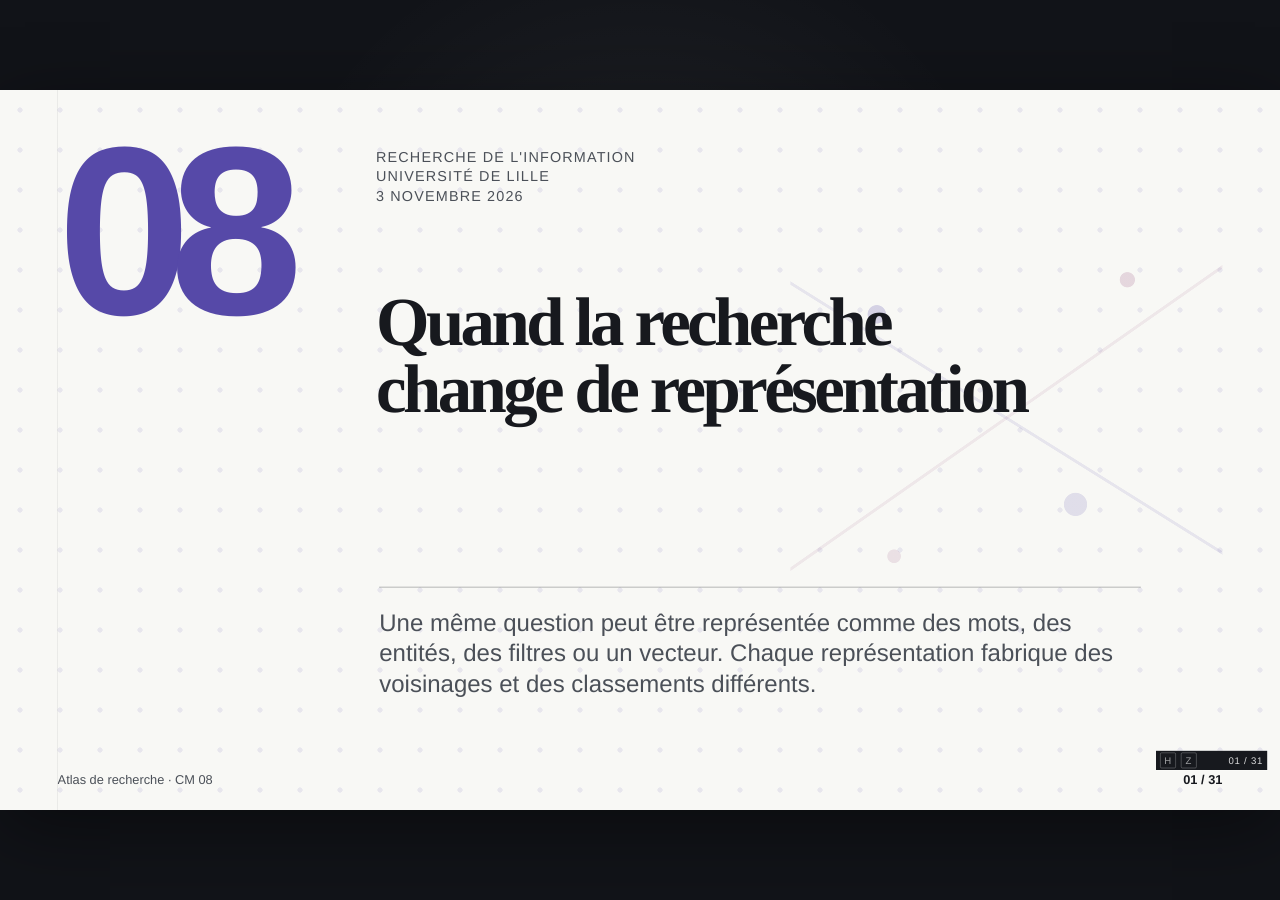
<file: cm08.html>
<!doctype html>
<html lang="fr">
<head>
  <meta charset="utf-8">
  <meta name="viewport" content="width=device-width, initial-scale=1, viewport-fit=cover">
  <meta name="color-scheme" content="light">
  <title>CM 08 · Quand la recherche change de représentation</title>
  <link rel="stylesheet" href="styles.css">
  <link rel="stylesheet" href="visual-system-v2.css">
  <link rel="stylesheet" href="media-system-v2.css">
  <link rel="stylesheet" href="zoom-system.css">
</head>
<body>
  <div class="atlas-viewport" data-atlas-viewport>
    <div class="atlas-canvas" data-atlas-canvas>
      <section class="atlas-slide cover-slide" id="cm08-s001" data-slide data-accent="violet" hidden inert aria-hidden="true" style="display:none!important">
  <div class="cover-index">08</div>
  <div class="cover-meta">Recherche de l'information<br>Université de Lille<br>3 novembre 2026</div>
  <h1 class="cover-title">Quand la recherche change de représentation</h1>
  <p class="cover-subtitle">Une même question peut être représentée comme des mots, des entités, des filtres ou un vecteur. Chaque représentation fabrique des voisinages et des classements différents.</p>
  <footer class="slide-footer"><span class="footer-course">Atlas de recherche · CM 08</span><span></span><span class="footer-number">01 / 31</span></footer>
</section>
<section class="atlas-slide kind-question composition-question many-points" id="cm08-s002" data-slide data-kind="question" data-accent="violet" data-readout="side" data-title-size="compact" data-density="normal" hidden inert aria-hidden="true" style="--copy-width:400px;display:none!important">
  <div class="slide-rule" aria-hidden="true"></div>
  <header class="slide-header">
    <div class="slide-kicker">EXPÉRIENCE INITIALE</div>
    <h2 class="slide-title">Deux phrases sans mot commun peuvent-elles se retrouver ?</h2>
    <div class="slide-coordinate">CM 08<br>02 · 31</div>
  </header>
  <main class="slide-body"><div class="question-stage stage-without-lead"><div class="visual-zone statement-visual"><div class="atlas-scene"><div class="statement-node-rail" style="--rail-count:3"><div class="scene-node" data-node-id="query" data-tone="ink"><span class="node-index">01</span><span class="node-label">réduire la chaleur dans les rues</span></div><div class="scene-node" data-node-id="doc" data-tone="accent"><span class="node-index">02</span><span class="node-label">mitigation des îlots thermiques urbains</span></div><div class="scene-node" data-node-id="bridge" data-tone="signal"><span class="node-index">03</span><span class="node-label">Proximité construite</span></div></div></div></div><ol class="point-list point-columns-1" style="--point-count:4;--point-columns:1;--point-rows:4"><li><span class="point-index" aria-hidden="true">01</span><span class="point-copy">Le lexical privilégie les termes observés.</span></li><li><span class="point-index" aria-hidden="true">02</span><span class="point-copy">Une expansion peut ajouter un vocabulaire contrôlé.</span></li><li><span class="point-index" aria-hidden="true">03</span><span class="point-copy">Un embedding peut rapprocher les formulations.</span></li><li><span class="point-index" aria-hidden="true">04</span><span class="point-copy">Aucune proximité ne dispense de lire le document.</span></li></ol></div></main>
  <aside class="state-readout is-baseline" aria-live="polite" data-baseline-label="Question" data-baseline-headline="Les termes du problème" data-baseline-body="La requête « réduire la chaleur dans les rues » et un résumé parlant de « mitigation des îlots thermiques urbains » visent un problème voisin sans partager son vocabulaire principal."><div class="state-counter" data-state-counter>00 / 03</div><div class="state-label" data-state-label>Question</div><h3 class="state-headline" data-state-headline>Les termes du problème</h3><p class="state-body" data-state-body>La requête « réduire la chaleur dans les rues » et un résumé parlant de « mitigation des îlots thermiques urbains » visent un problème voisin sans partager son vocabulaire principal.</p></aside>
  <script type="application/json" class="state-data">[{"label":"Chaînes","headline":"La correspondance exacte échoue","body":"Aucun terme distinctif n’est commun aux deux formulations ; un index lexical strict les sépare.","show":["query","doc"],"dim":["bridge"],"mode":"replace"},{"label":"Pont","headline":"Une représentation intermédiaire construit un voisinage","body":"Le système peut mobiliser des synonymes, des concepts identifiés ou une distance vectorielle.","show":["query","doc","bridge"],"dim":[],"mode":"transform"},{"label":"Contrôle","headline":"La proximité signale un candidat à évaluer","body":"Le document peut traiter le phénomène sans répondre à la question précise de réduction.","show":["bridge"],"dim":["query","doc"],"mode":"replace"}]</script>
  <footer class="slide-footer">
    <span class="footer-course">Recherche de l'information · CM 08</span>
    <span class="footer-source">Elasticsearch — Vector search · <a href="https://www.elastic.co/docs/solutions/search/vector" target="_blank" rel="noreferrer">Lien</a></span>
    <span class="footer-number">02 / 31</span>
  </footer>
</section>
<section class="atlas-slide kind-statement composition-statement many-points" id="cm08-s003" data-slide data-kind="statement" data-accent="violet" data-readout="side" data-title-size="compact" data-density="tight" hidden inert aria-hidden="true" style="--copy-width:400px;display:none!important">
  <div class="slide-rule" aria-hidden="true"></div>
  <header class="slide-header">
    <div class="slide-kicker">DÉCOMPOSER LE SYSTÈME</div>
    <h2 class="slide-title">L’IA intervient à plusieurs endroits de la chaîne</h2>
    <div class="slide-coordinate">CM 08<br>03 · 31</div>
  </header>
  <main class="slide-body"><div class="statement-stage stage-without-lead"><div class="visual-zone statement-visual"><div class="atlas-scene"><div class="statement-node-rail" style="--rail-count:5"><div class="scene-node" data-node-id="rewrite" data-tone="ink"><span class="node-index">01</span><span class="node-label">Reformuler</span></div><div class="scene-node" data-node-id="enrich" data-tone="accent"><span class="node-index">02</span><span class="node-label">Enrichir</span></div><div class="scene-node" data-node-id="retrieve" data-tone="accent"><span class="node-index">03</span><span class="node-label">Retrouver</span></div><div class="scene-node" data-node-id="rank" data-tone="signal"><span class="node-index">04</span><span class="node-label">Classer</span></div><div class="scene-node" data-node-id="generate" data-tone="muted"><span class="node-index">05</span><span class="node-label">Générer</span></div></div></div></div><ol class="point-list point-columns-1" style="--point-count:5;--point-columns:1;--point-rows:5"><li><span class="point-index" aria-hidden="true">01</span><span class="point-copy">Transformer la requête</span></li><li><span class="point-index" aria-hidden="true">02</span><span class="point-copy">Enrichir les documents</span></li><li><span class="point-index" aria-hidden="true">03</span><span class="point-copy">Récupérer des candidats</span></li><li><span class="point-index" aria-hidden="true">04</span><span class="point-copy">Réordonner une liste</span></li><li><span class="point-index" aria-hidden="true">05</span><span class="point-copy">Composer une sortie</span></li></ol></div></main>
  <aside class="state-readout is-baseline" aria-live="polite" data-baseline-label="Vue d’ensemble" data-baseline-headline="La scène complète" data-baseline-body="Un service peut corriger la requête, reconnaître des entités, produire des embeddings, classer des candidats et générer une réponse. Évaluer « l’IA » en bloc empêche de localiser ses effets."><div class="state-counter" data-state-counter>00 / 03</div><div class="state-label" data-state-label>Vue d’ensemble</div><h3 class="state-headline" data-state-headline>La scène complète</h3><p class="state-body" data-state-body>Un service peut corriger la requête, reconnaître des entités, produire des embeddings, classer des candidats et générer une réponse. Évaluer « l’IA » en bloc empêche de localiser ses effets.</p></aside>
  <script type="application/json" class="state-data">[{"label":"Avant l’index","headline":"Le modèle modifie ce qui sera recherché","body":"Correction, traduction et expansion peuvent augmenter le rappel mais aussi effacer un terme rare.","show":["rewrite","enrich"],"dim":["retrieve","rank","generate"],"mode":"accumulate"},{"label":"Dans la recherche","headline":"La représentation définit les candidats possibles","body":"Un index lexical et un index vectoriel ne parcourent pas le même espace de proximité.","show":["retrieve"],"dim":["rewrite","enrich","rank","generate"],"mode":"accumulate"},{"label":"Après la recherche","headline":"Classement et génération travaillent sur une sélection déjà bornée","body":"Ils peuvent améliorer l’ordre ou la forme, mais ne récupèrent pas un document jamais candidat.","show":["rank","generate"],"dim":["rewrite","enrich","retrieve"],"mode":"accumulate"}]</script>
  <footer class="slide-footer">
    <span class="footer-course">Recherche de l'information · CM 08</span>
    <span class="footer-source">Elasticsearch — Vector search · <a href="https://www.elastic.co/docs/solutions/search/vector" target="_blank" rel="noreferrer">Lien</a>  /  Elasticsearch — Hybrid search · <a href="https://www.elastic.co/docs/solutions/search/hybrid-search" target="_blank" rel="noreferrer">Lien</a></span>
    <span class="footer-number">03 / 31</span>
  </footer>
</section>
<section class="atlas-slide kind-sequence composition-split many-points" id="cm08-s004" data-slide data-kind="sequence" data-accent="violet" data-readout="side" data-title-size="compact" data-density="tight" hidden inert aria-hidden="true" style="--copy-width:400px;display:none!important">
  <div class="slide-rule" aria-hidden="true"></div>
  <header class="slide-header">
    <div class="slide-kicker">ORTHOGRAPHE SOUS CONTRAINTE</div>
    <h2 class="slide-title">Une correction apparemment évidente peut changer l’objet recherché</h2>
    <div class="slide-coordinate">CM 08<br>04 · 31</div>
  </header>
  <main class="slide-body"><div class="atlas-layout"><div class="copy-zone copy-without-lead"><ol class="point-list point-columns-1" style="--point-count:5;--point-columns:1;--point-rows:5"><li><span class="point-index" aria-hidden="true">01</span><span class="point-copy">Détecter une forme improbable</span></li><li><span class="point-index" aria-hidden="true">02</span><span class="point-copy">Générer plusieurs candidats</span></li><li><span class="point-index" aria-hidden="true">03</span><span class="point-copy">Comparer leur plausibilité en contexte</span></li><li><span class="point-index" aria-hidden="true">04</span><span class="point-copy">Afficher la transformation</span></li><li><span class="point-index" aria-hidden="true">05</span><span class="point-copy">Permettre de conserver l’original</span></li></ol></div><div class="visual-zone"><div class="visual-frame visual-query"><div class="atlas-scene" data-visual-type="query"><div class="scene-axis" aria-hidden="true"></div><svg class="scene-edges" viewBox="0 0 100 100" preserveAspectRatio="none" aria-hidden="true"><defs><marker id="arrow-cm08-s004" markerWidth="5" markerHeight="5" refX="4" refY="2.5" orient="auto" markerUnits="strokeWidth"><path d="M0,0 L5,2.5 L0,5 Z" fill="context-stroke"></path></marker></defs><line class="scene-edge" data-edge-from="raw" data-edge-to="detect" x1="25.41" y1="13.70" x2="74.59" y2="13.70" marker-end="url(#arrow-cm08-s004)"></line><line class="scene-edge" data-edge-from="detect" data-edge-to="candidate" x1="74.59" y1="13.70" x2="25.41" y2="86.30" marker-end="url(#arrow-cm08-s004)"></line><line class="scene-edge" data-edge-from="candidate" data-edge-to="choice" x1="25.41" y1="86.30" x2="74.59" y2="86.30" marker-end="url(#arrow-cm08-s004)"></line></svg><div class="scene-node" data-node-id="raw" data-tone="ink" style="--x:25.41;--y:13.70;--node-w:243.0px;--node-h:100.0px"><span class="node-index">01</span><span class="node-label">NTC 10 kΩ · B3950</span><span class="node-detail">Référence technique saisie</span></div><div class="scene-node" data-node-id="detect" data-tone="signal" style="--x:74.59;--y:13.70;--node-w:243.0px;--node-h:100.0px"><span class="node-index">02</span><span class="node-label">forme rare</span><span class="node-detail">Signal statistique</span></div><div class="scene-node" data-node-id="candidate" data-tone="accent" style="--x:25.41;--y:86.30;--node-w:243.0px;--node-h:100.0px"><span class="node-index">03</span><span class="node-label">Terme proposé</span><span class="node-detail">Correction ou simplification proposée</span></div><div class="scene-node" data-node-id="choice" data-tone="ink" style="--x:74.59;--y:86.30;--node-w:243.0px;--node-h:100.0px"><span class="node-index">04</span><span class="node-label">Original / proposition</span><span class="node-detail">Décision visible</span></div></div></div></div></div></main>
  <aside class="state-readout is-baseline" aria-live="polite" data-baseline-label="Processus" data-baseline-headline="Le mécanisme complet" data-baseline-body="Le correcteur combine proximité graphique, fréquence et contexte. Ce mécanisme aide pour les fautes courantes, mais favorise souvent les formes déjà fréquentes dans ses données."><div class="state-counter" data-state-counter>00 / 03</div><div class="state-label" data-state-label>Processus</div><h3 class="state-headline" data-state-headline>Le mécanisme complet</h3><p class="state-body" data-state-body>Le correcteur combine proximité graphique, fréquence et contexte. Ce mécanisme aide pour les fautes courantes, mais favorise souvent les formes déjà fréquentes dans ses données.</p></aside>
  <script type="application/json" class="state-data">[{"label":"Détection","headline":"La rareté déclenche un soupçon, non une preuve d’erreur","body":"Une référence exacte peut être rare précisément parce qu’elle identifie un composant particulier.","show":["raw","detect"],"dim":["candidate","choice"],"mode":"accumulate"},{"label":"Proposition","headline":"Le modèle privilégie une forme plus probable","body":"La simplification peut augmenter les résultats tout en supprimant la caractéristique B3950 décisive.","show":["raw","detect","candidate"],"dim":["choice"],"mode":"accumulate"},{"label":"Contrôle","headline":"L’interface doit garder les deux requêtes accessibles","body":"L’étudiant peut comparer les listes et choisir selon son besoin de précision.","show":["raw","candidate","choice"],"dim":["detect"],"mode":"transform"}]</script>
  <footer class="slide-footer">
    <span class="footer-course">Recherche de l'information · CM 08</span>
    <span class="footer-source"></span>
    <span class="footer-number">04 / 31</span>
  </footer>
</section>
<section class="atlas-slide kind-compare composition-band many-points" id="cm08-s005" data-slide data-kind="compare" data-accent="violet" data-readout="side" data-title-size="compact" data-density="normal" hidden inert aria-hidden="true" style="--copy-width:400px;display:none!important">
  <div class="slide-rule" aria-hidden="true"></div>
  <header class="slide-header">
    <div class="slide-kicker">CORRIGER OU PRÉSERVER</div>
    <h2 class="slide-title">Un terme rare est parfois le meilleur signal de pertinence</h2>
    <div class="slide-coordinate">CM 08<br>05 · 31</div>
  </header>
  <main class="slide-body"><div class="atlas-layout"><div class="copy-zone copy-without-lead"><ol class="point-list point-columns-1" style="--point-count:4;--point-columns:1;--point-rows:4"><li><span class="point-index" aria-hidden="true">01</span><span class="point-copy">Un DOI supporte très mal une correction automatique.</span></li><li><span class="point-index" aria-hidden="true">02</span><span class="point-copy">Une référence de composant exige une correspondance exacte.</span></li><li><span class="point-index" aria-hidden="true">03</span><span class="point-copy">Une expression ordinaire tolère davantage de variantes.</span></li><li><span class="point-index" aria-hidden="true">04</span><span class="point-copy">Le type de requête doit guider la correction.</span></li></ol></div><div class="visual-zone"><div class="visual-frame visual-spectrum"><div class="atlas-scene" data-visual-type="spectrum"><div class="scene-axis" aria-hidden="true"></div><div class="scene-node" data-node-id="doi" data-tone="signal" style="--x:50.00;--y:13.70;--node-w:485.3px;--node-h:100.0px"><span class="node-index">01</span><span class="node-label">10.5281/zenodo.…</span><span class="node-detail">Identifiant exact</span></div><div class="scene-node" data-node-id="model" data-tone="accent" style="--x:50.00;--y:37.90;--node-w:485.3px;--node-h:100.0px"><span class="node-index">02</span><span class="node-label">BME280</span><span class="node-detail">Référence de capteur</span></div><div class="scene-node" data-node-id="phrase" data-tone="ink" style="--x:50.00;--y:62.10;--node-w:485.3px;--node-h:100.0px"><span class="node-index">03</span><span class="node-label">capteur de température</span><span class="node-detail">Expression descriptive</span></div><div class="scene-node" data-node-id="question" data-tone="muted" style="--x:50.00;--y:86.30;--node-w:485.3px;--node-h:100.0px"><span class="node-index">04</span><span class="node-label">comment mesurer la chaleur ?</span><span class="node-detail">Question ouverte</span></div></div></div></div></div></main>
  <aside class="state-readout is-baseline" aria-live="polite" data-baseline-label="Comparaison" data-baseline-headline="Deux lectures à distinguer" data-baseline-body="Les identifiants, noms de modèles, formules et codes réglementaires sont peu fréquents, mais très discriminants. Les normaliser comme des mots courants peut dégrader la recherche."><div class="state-counter" data-state-counter>00 / 02</div><div class="state-label" data-state-label>Comparaison</div><h3 class="state-headline" data-state-headline>Deux lectures à distinguer</h3><p class="state-body" data-state-body>Les identifiants, noms de modèles, formules et codes réglementaires sont peu fréquents, mais très discriminants. Les normaliser comme des mots courants peut dégrader la recherche.</p></aside>
  <script type="application/json" class="state-data">[{"label":"Exactitude maximale","headline":"L’identifiant doit rester intact","body":"Ici, une seule substitution peut désigner une autre ressource ou aucune.","show":["doi","model"],"dim":["phrase","question"],"mode":"replace"},{"label":"Tolérance utile","headline":"Les expressions descriptives gagnent à accepter des variantes","body":"Singulier, pluriel, flexions et synonymes peuvent élargir la couverture sans changer l’objet.","show":["phrase","question"],"dim":["doi","model"],"mode":"replace"}]</script>
  <footer class="slide-footer">
    <span class="footer-course">Recherche de l'information · CM 08</span>
    <span class="footer-source"></span>
    <span class="footer-number">05 / 31</span>
  </footer>
</section>
<section class="atlas-slide kind-sequence composition-field many-points" id="cm08-s007" data-slide data-kind="sequence" data-accent="violet" data-readout="side" data-title-size="compact" data-density="normal" hidden inert aria-hidden="true" style="--copy-width:400px;display:none!important">
  <div class="slide-rule" aria-hidden="true"></div>
  <header class="slide-header">
    <div class="slide-kicker">ÉLARGIR AVEC UNE RAISON</div>
    <h2 class="slide-title">L’expansion contrôlée construit une famille de requêtes</h2>
    <div class="slide-coordinate">CM 08<br>06 · 31</div>
  </header>
  <main class="slide-body"><div class="atlas-layout"><div class="copy-zone copy-without-lead"><ol class="point-list point-columns-1" style="--point-count:4;--point-columns:1;--point-rows:4"><li><span class="point-index" aria-hidden="true">01</span><span class="point-copy">Conserver la requête initiale</span></li><li><span class="point-index" aria-hidden="true">02</span><span class="point-copy">Nommer la relation de chaque ajout</span></li><li><span class="point-index" aria-hidden="true">03</span><span class="point-copy">Tester les expansions séparément</span></li><li><span class="point-index" aria-hidden="true">04</span><span class="point-copy">Comparer ce qu’elles gagnent et ce qu’elles déplacent</span></li></ol></div><div class="visual-zone"><div class="visual-frame visual-constellation"><div class="atlas-scene geometry-locked" data-visual-type="constellation"><svg class="scene-edges" viewBox="0 0 100 100" preserveAspectRatio="none" aria-hidden="true"><defs><marker id="arrow-cm08-s007" markerWidth="5" markerHeight="5" refX="4" refY="2.5" orient="auto" markerUnits="strokeWidth"><path d="M0,0 L5,2.5 L0,5 Z" fill="context-stroke"></path></marker></defs><line class="scene-edge" data-edge-from="center" data-edge-to="en" x1="25.30" y1="10.23" x2="74.70" y2="10.23" marker-end="url(#arrow-cm08-s007)"></line><line class="scene-edge" data-edge-from="center" data-edge-to="abbr" x1="25.30" y1="10.23" x2="25.30" y2="50.00" marker-end="url(#arrow-cm08-s007)"></line><line class="scene-edge" data-edge-from="center" data-edge-to="effect" x1="25.30" y1="10.23" x2="74.70" y2="50.00" marker-end="url(#arrow-cm08-s007)"></line><line class="scene-edge" data-edge-from="center" data-edge-to="action" x1="25.30" y1="10.23" x2="50.00" y2="89.77" marker-end="url(#arrow-cm08-s007)"></line></svg><div class="scene-node" data-node-id="center" data-tone="ink" style="--x:25.30;--y:10.23;--node-w:249.0px;--node-h:105.0px"><span class="node-index">01</span><span class="node-label">îlot thermique urbain</span><span class="node-detail">Concept de départ</span></div><div class="scene-node" data-node-id="en" data-tone="accent" style="--x:74.70;--y:10.23;--node-w:249.0px;--node-h:105.0px"><span class="node-index">02</span><span class="node-label">urban heat island</span><span class="node-detail">Traduction</span></div><div class="scene-node" data-node-id="abbr" data-tone="accent" style="--x:25.30;--y:50.00;--node-w:249.0px;--node-h:105.0px"><span class="node-index">03</span><span class="node-label">UHI</span><span class="node-detail">Abréviation</span></div><div class="scene-node" data-node-id="effect" data-tone="muted" style="--x:74.70;--y:50.00;--node-w:249.0px;--node-h:105.0px"><span class="node-index">04</span><span class="node-label">température de surface</span><span class="node-detail">Mesure associée</span></div><div class="scene-node" data-node-id="action" data-tone="signal" style="--x:50.00;--y:89.77;--node-w:249.0px;--node-h:105.0px"><span class="node-index">05</span><span class="node-label">rafraîchissement urbain</span><span class="node-detail">Action liée mais distincte</span></div></div></div></div></div></main>
  <aside class="state-readout is-baseline" aria-live="polite" data-baseline-label="Processus" data-baseline-headline="Le mécanisme complet" data-baseline-body="Au lieu de remplacer la requête, l’expansion ajoute des formulations reliées : synonymes, traductions, termes spécifiques, concepts d’un thésaurus ou mots observés dans des documents pertinents."><div class="state-counter" data-state-counter>00 / 03</div><div class="state-label" data-state-label>Processus</div><h3 class="state-headline" data-state-headline>Le mécanisme complet</h3><p class="state-body" data-state-body>Au lieu de remplacer la requête, l’expansion ajoute des formulations reliées : synonymes, traductions, termes spécifiques, concepts d’un thésaurus ou mots observés dans des documents pertinents.</p></aside>
  <script type="application/json" class="state-data">[{"label":"Équivalences","headline":"Traduction et abréviation visent le même concept","body":"Elles améliorent la couverture linguistique sans modifier fortement l’intention.","show":["center","en","abbr"],"dim":["effect","action"],"mode":"accumulate"},{"label":"Associations","headline":"Mesure et action élargissent le périmètre","body":"Ces termes peuvent trouver des documents utiles, mais aussi déplacer la question vers les indicateurs ou les solutions.","show":["center","effect","action"],"dim":["en","abbr"],"mode":"transform"},{"label":"Comparer","headline":"Chaque branche mérite sa propre liste de résultats","body":"La fusion immédiate masquerait quelle expansion a introduit chaque document.","show":["en","abbr","effect","action"],"dim":["center"],"mode":"replace"}]</script>
  <footer class="slide-footer">
    <span class="footer-course">Recherche de l'information · CM 08</span>
    <span class="footer-source"></span>
    <span class="footer-number">06 / 31</span>
  </footer>
</section>
<section class="atlas-slide kind-compare composition-duel many-points" id="cm08-s008" data-slide data-kind="compare" data-accent="violet" data-readout="side" data-title-size="compact" data-density="normal" hidden inert aria-hidden="true" style="--copy-width:400px;display:none!important">
  <div class="slide-rule" aria-hidden="true"></div>
  <header class="slide-header">
    <div class="slide-kicker">RECHERCHE MULTILINGUE</div>
    <h2 class="slide-title">Traduire une requête peut ouvrir un corpus ou déplacer un concept</h2>
    <div class="slide-coordinate">CM 08<br>07 · 31</div>
  </header>
  <main class="slide-body"><div class="atlas-layout"><div class="copy-zone copy-without-lead"><ol class="point-list point-columns-1" style="--point-count:4;--point-columns:1;--point-rows:4"><li><span class="point-index" aria-hidden="true">01</span><span class="point-copy">Traduire la phrase entière donne une formulation fluide.</span></li><li><span class="point-index" aria-hidden="true">02</span><span class="point-copy">Traduire les concepts séparément révèle plusieurs équivalents.</span></li><li><span class="point-index" aria-hidden="true">03</span><span class="point-copy">Conserver la langue originale permet le contrôle.</span></li><li><span class="point-index" aria-hidden="true">04</span><span class="point-copy">Les résultats doivent être comparés par langue.</span></li></ol></div><div class="visual-zone"><div class="visual-frame visual-split"><div class="atlas-scene" data-visual-type="split"><svg class="scene-edges" viewBox="0 0 100 100" preserveAspectRatio="none" aria-hidden="true"><defs><marker id="arrow-cm08-s008" markerWidth="5" markerHeight="5" refX="4" refY="2.5" orient="auto" markerUnits="strokeWidth"><path d="M0,0 L5,2.5 L0,5 Z" fill="context-stroke"></path></marker></defs><line class="scene-edge" data-edge-from="fr" data-edge-to="en1" x1="50.00" y1="12.71" x2="50.00" y2="50.00" marker-end="url(#arrow-cm08-s008)"></line><line class="scene-edge" data-edge-from="fr" data-edge-to="en2" x1="50.00" y1="12.71" x2="50.00" y2="87.29" marker-end="url(#arrow-cm08-s008)"></line></svg><div class="scene-node" data-node-id="fr" data-tone="ink" style="--x:50.00;--y:12.71;--node-w:420.0px;--node-h:100.0px"><span class="node-index">01</span><span class="node-label">réseau de capteurs urbains</span><span class="node-detail">Formulation française</span></div><div class="scene-node" data-node-id="en1" data-tone="accent" style="--x:50.00;--y:50.00;--node-w:420.0px;--node-h:100.0px"><span class="node-index">02</span><span class="node-label">urban sensor network</span><span class="node-detail">Équivalent technique</span></div><div class="scene-node" data-node-id="en2" data-tone="signal" style="--x:50.00;--y:87.29;--node-w:420.0px;--node-h:100.0px"><span class="node-index">03</span><span class="node-label">city sensing infrastructure</span><span class="node-detail">Concept plus large</span></div></div></div></div></div></main>
  <aside class="state-readout is-baseline" aria-live="polite" data-baseline-label="Comparaison" data-baseline-headline="Deux lectures à distinguer" data-baseline-body="La traduction automatique facilite l’accès à d’autres langues, mais les termes techniques et catégories institutionnelles ne se correspondent pas toujours exactement."><div class="state-counter" data-state-counter>00 / 02</div><div class="state-label" data-state-label>Comparaison</div><h3 class="state-headline" data-state-headline>Deux lectures à distinguer</h3><p class="state-body" data-state-body>La traduction automatique facilite l’accès à d’autres langues, mais les termes techniques et catégories institutionnelles ne se correspondent pas toujours exactement.</p></aside>
  <script type="application/json" class="state-data">[{"label":"Équivalent proche","headline":"Une traduction conserve l’objet technique","body":"Elle peut ouvrir des publications anglophones sans modifier fortement le périmètre.","show":["fr","en1"],"dim":["en2"],"mode":"replace"},{"label":"Équivalent large","headline":"Une reformulation introduit une infrastructure plus générale","body":"Elle devient une expansion conceptuelle qui doit être identifiée comme telle.","show":["fr","en2"],"dim":["en1"],"mode":"replace"}]</script>
  <footer class="slide-footer">
    <span class="footer-course">Recherche de l'information · CM 08</span>
    <span class="footer-source"></span>
    <span class="footer-number">07 / 31</span>
  </footer>
</section>
<section class="atlas-slide kind-statement composition-statement many-points" id="cm08-s010" data-slide data-kind="statement" data-accent="violet" data-readout="none" data-title-size="compact" data-density="normal" hidden inert aria-hidden="true" style="--copy-width:650px;display:none!important">
  <div class="slide-rule" aria-hidden="true"></div>
  <header class="slide-header">
    <div class="slide-kicker">ANNOTATIONS APPRENTIES</div>
    <h2 class="slide-title">Enrichir un corpus, c’est ajouter des hypothèses calculées</h2>
    <div class="slide-coordinate">CM 08<br>08 · 31</div>
  </header>
  <main class="slide-body"><div class="statement-stage"><p class="slide-lead">Langue, thème, sentiment, type de document ou entités peuvent être prédits automatiquement. Ces annotations accélèrent le filtrage, mais ne possèdent ni la même fiabilité ni le même sens que les métadonnées d’origine.</p><div class="visual-zone statement-visual"><div class="atlas-scene"><div class="statement-node-rail" style="--rail-count:3"><div class="scene-node" data-node-id="source" data-tone="ink"><span class="node-index">01</span><span class="node-label">Métadonnées source</span></div><div class="scene-node" data-node-id="pred" data-tone="accent"><span class="node-index">02</span><span class="node-label">Prédictions</span></div><div class="scene-node" data-node-id="view" data-tone="signal"><span class="node-index">03</span><span class="node-label">Facettes visibles</span></div></div></div></div><ol class="point-list point-columns-1" style="--point-count:4;--point-columns:1;--point-rows:4"><li><span class="point-index" aria-hidden="true">01</span><span class="point-copy">Séparer métadonnées déposées et prédictions.</span></li><li><span class="point-index" aria-hidden="true">02</span><span class="point-copy">Conserver modèle, version et score.</span></li><li><span class="point-index" aria-hidden="true">03</span><span class="point-copy">Évaluer par catégorie, langue et type de document.</span></li><li><span class="point-index" aria-hidden="true">04</span><span class="point-copy">Prévoir la correction ou le retrait d’une annotation.</span></li></ol></div></main>
  
  <script type="application/json" class="state-data">[]</script>
  <footer class="slide-footer">
    <span class="footer-course">Recherche de l'information · CM 08</span>
    <span class="footer-source"></span>
    <span class="footer-number">08 / 31</span>
  </footer>
</section>
<section class="atlas-slide kind-explain composition-band many-points" id="cm08-s011" data-slide data-kind="explain" data-accent="violet" data-readout="side" data-title-size="compact" data-density="normal" hidden inert aria-hidden="true" style="--copy-width:400px;display:none!important">
  <div class="slide-rule" aria-hidden="true"></div>
  <header class="slide-header">
    <div class="slide-kicker">REPRÉSENTATION VECTORIELLE</div>
    <h2 class="slide-title">Un embedding code une position dans un espace vectoriel</h2>
    <div class="slide-coordinate">CM 08<br>09 · 31</div>
  </header>
  <main class="slide-body"><div class="atlas-layout"><div class="copy-zone copy-without-lead"><ol class="point-list point-columns-1" style="--point-count:4;--point-columns:1;--point-rows:4"><li><span class="point-index" aria-hidden="true">01</span><span class="point-copy">Le vecteur compresse de nombreuses régularités.</span></li><li><span class="point-index" aria-hidden="true">02</span><span class="point-copy">Ses dimensions ne correspondent pas à des thèmes lisibles un par un.</span></li><li><span class="point-index" aria-hidden="true">03</span><span class="point-copy">Le modèle et la version déterminent l’espace.</span></li><li><span class="point-index" aria-hidden="true">04</span><span class="point-copy">Changer de modèle change les voisins.</span></li></ol></div><div class="visual-zone"><div class="visual-frame visual-document"><div class="atlas-scene media-composite" data-visual-type="document" style="--media-track-h:144px"><figure class="document-media is-zoom-target has-source-strip" data-zoomable="true" data-source-title="OpenSearch — transformation d’un texte en embedding" data-source-caption="L’embedding transforme le texte en coordonnées manipulables ; la définition lisible reste dans le document source." data-source-credit="Reconstruction originale d’après OpenSearch Project" data-source-license="Infographie originale ; documentation OpenSearch sous Apache License 2.0." data-source-url="https://github.com/opensearch-project/documentation-website/blob/main/images/vector-search/embeddings.png" data-fit="contain" style="--media-position:center"><div class="document-image-area"><div class="media-artboard" style="width:536.00px;height:207.70px"><img src="assets/media_v2/cm08-opensearch-embeddings.svg" alt="Reconstruction vectorielle sans personne montrant un texte, un modèle et une liste de nombres représentant un vecteur." loading="eager" decoding="async"><span class="media-hotspot" data-zoom-id="text" aria-label="Entrée" data-zoom-label="Entrée" data-zoom-headline="Le texte constitue le point de départ" data-zoom-body="La chaîne conserve sa forme avant d’être projetée dans un espace calculé." data-zoom-mode="replace" data-zoom-tone="accent" style="--hotspot-x:3.500;--hotspot-y:23.000;--hotspot-w:27.000;--hotspot-h:46.000"></span><span class="media-hotspot" data-zoom-id="model" aria-label="Modèle" data-zoom-label="Modèle" data-zoom-headline="Le modèle apprend la projection" data-zoom-body="Deux modèles différents peuvent placer le même texte à des coordonnées différentes." data-zoom-mode="accumulate" data-zoom-tone="teal" style="--hotspot-x:35.800;--hotspot-y:23.000;--hotspot-w:27.000;--hotspot-h:46.000"></span><span class="media-hotspot" data-zoom-id="vector" aria-label="Vecteur" data-zoom-label="Vecteur" data-zoom-headline="Les nombres codent une position" data-zoom-body="La proximité entre vecteurs fournit un signal de ressemblance dont la vérité doit être contrôlée séparément." data-zoom-mode="accumulate" data-zoom-tone="signal" style="--hotspot-x:68.000;--hotspot-y:14.000;--hotspot-w:29.000;--hotspot-h:63.000"></span></div></div><figcaption class="document-source-strip" title="Reconstruction originale d’après OpenSearch Project · Infographie originale ; documentation OpenSearch sous Apache License 2.0."><span>Reconstruction originale d’après OpenSearch Project · Infographie originale ; documentation OpenSearch sous Apache License 2.0.</span><a href="https://github.com/opensearch-project/documentation-website/blob/main/images/vector-search/embeddings.png" target="_blank" rel="noreferrer">Lien</a></figcaption></figure><div class="media-node-track" style="--media-node-count:4;--media-node-columns:2;--media-node-rows:2;--media-track-h:144px"><div class="scene-node" data-node-id="text" data-tone="ink"><span class="node-index">01</span><span class="node-label">Texte</span></div><div class="scene-node" data-node-id="model" data-tone="accent"><span class="node-index">02</span><span class="node-label">Encodeur</span></div><div class="scene-node" data-node-id="vector" data-tone="signal"><span class="node-index">03</span><span class="node-label">[0,12; −0,07; …]</span></div><div class="scene-node" data-node-id="neighbors" data-tone="accent"><span class="node-index">04</span><span class="node-label">Voisins</span></div></div></div></div></div></div></main>
  <aside class="state-readout is-baseline" aria-live="polite" data-baseline-label="Vue d’ensemble" data-baseline-headline="La scène complète" data-baseline-body="Le modèle transforme un texte en une suite de nombres. La distance entre vecteurs sert à estimer une proximité apprise à partir des données et de l’objectif d’entraînement."><div class="state-counter" data-state-counter>00 / 03</div><div class="state-label" data-state-label>Vue d’ensemble</div><h3 class="state-headline" data-state-headline>La scène complète</h3><p class="state-body" data-state-body>Le modèle transforme un texte en une suite de nombres. La distance entre vecteurs sert à estimer une proximité apprise à partir des données et de l’objectif d’entraînement.</p></aside>
  <script type="application/json" class="state-data">[{"label":"Encoder","headline":"Le texte perd sa forme pour devenir une position","body":"La compression facilite la comparaison massive, mais elle n’explique pas directement pourquoi deux textes sont proches.","show":["text","model","vector"],"dim":["neighbors"],"mode":"accumulate"},{"label":"Comparer","headline":"Une métrique ordonne les distances","body":"Cosinus ou produit scalaire donnent un score relatif dans cet espace précis.","show":["vector","neighbors"],"dim":["text","model"],"mode":"transform"},{"label":"Versionner","headline":"Les voisins appartiennent au modèle utilisé","body":"Une migration de modèle doit être testée comme un changement d’index dont les effets deviennent mesurables.","show":["model","neighbors"],"dim":["text","vector"],"mode":"replace"}]</script>
  <footer class="slide-footer">
    <span class="footer-course">Recherche de l'information · CM 08</span>
    <span class="footer-source">Reconstruction originale d’après OpenSearch Project · <a href="https://github.com/opensearch-project/documentation-website/blob/main/images/vector-search/embeddings.png" target="_blank" rel="noreferrer">Lien</a></span>
    <span class="footer-number">09 / 31</span>
  </footer>
</section>
<section class="atlas-slide kind-map composition-field many-points" id="cm08-s012" data-slide data-kind="map" data-accent="violet" data-readout="side" data-title-size="compact" data-density="tight" hidden inert aria-hidden="true" style="--copy-width:400px;display:none!important">
  <div class="slide-rule" aria-hidden="true"></div>
  <header class="slide-header">
    <div class="slide-kicker">RELATIONS DANS UN ESPACE MULTIDIMENSIONNEL</div>
    <h2 class="slide-title">L’espace sémantique encode aussi des directions relationnelles</h2>
    <div class="slide-coordinate">CM 08<br>10 · 31</div>
  </header>
  <main class="slide-body"><div class="atlas-layout"><div class="copy-zone copy-without-lead"><ol class="point-list point-columns-1" style="--point-count:4;--point-columns:1;--point-rows:4"><li><span class="point-index" aria-hidden="true">01</span><span class="point-copy">Chaque texte devient une position dans un espace à nombreuses dimensions.</span></li><li><span class="point-index" aria-hidden="true">02</span><span class="point-copy">Des déplacements parallèles peuvent matérialiser une relation récurrente.</span></li><li><span class="point-index" aria-hidden="true">03</span><span class="point-copy">Une projection 2D ou 3D déforme nécessairement l’espace complet.</span></li><li><span class="point-index" aria-hidden="true">04</span><span class="point-copy">Une proximité apprise reste un signal à confronter au besoin documentaire.</span></li></ol></div><div class="visual-zone"><div class="visual-frame visual-document"><div class="atlas-scene media-composite" data-visual-type="document" style="--media-track-h:292px"><figure class="document-media is-zoom-target has-source-strip" data-zoomable="true" data-source-title="Relations parallèles dans un espace sémantique projeté" data-source-caption="Deux familles de déplacements rendent visibles des régularités apprises ; la projection reste illustrative et ses distances ne sont pas à l’échelle." data-source-credit="Infographie originale d’après Mikolov et al. (2013)" data-source-license="Infographie originale ; article scientifique cité, figure originale non reproduite." data-source-url="https://arxiv.org/abs/1301.3781" data-fit="contain" style="--media-position:center"><div class="document-image-area"><div class="media-artboard" style="width:462.22px;height:260.00px"><img src="assets/media_v2/cm08_v3_semantic_space.svg" alt="Infographie originale montrant dans une projection tridimensionnelle les relations parallèles France vers Paris, Germany vers Berlin, big vers biggest et small vers smallest." loading="eager" decoding="async"><span class="media-hotspot" data-zoom-id="capital" aria-label="Relation capitale" data-zoom-label="Relation capitale" data-zoom-headline="Deux couples suivent une direction comparable" data-zoom-body="France→Paris et Germany→Berlin illustrent une régularité relationnelle, sans supposer qu’un axe signifie directement « capitale »." data-zoom-mode="replace" data-zoom-tone="accent" style="--hotspot-x:7.000;--hotspot-y:24.000;--hotspot-w:56.000;--hotspot-h:42.500"></span><span class="media-hotspot" data-zoom-id="morphology" aria-label="Relation morphologique" data-zoom-label="Relation morphologique" data-zoom-headline="Une autre direction porte un autre type de régularité" data-zoom-body="Le passage de big à biggest et de small à smallest occupe le même espace mais décrit une relation distincte." data-zoom-mode="accumulate" data-zoom-tone="teal" style="--hotspot-x:8.000;--hotspot-y:66.700;--hotspot-w:53.000;--hotspot-h:20.500"></span><span class="media-hotspot" data-zoom-id="projection" aria-label="Projection" data-zoom-label="Projection" data-zoom-headline="La vue explique sans restituer toutes les dimensions" data-zoom-body="Axes, distances et positions ont été composés pour l’enseignement ; le voisinage réel dépend du modèle, des données et de la métrique." data-zoom-mode="accumulate" data-zoom-tone="signal" style="--hotspot-x:69.000;--hotspot-y:23.000;--hotspot-w:27.000;--hotspot-h:68.000"></span></div></div><figcaption class="document-source-strip" title="Infographie originale d’après Mikolov et al. (2013) · Infographie originale ; article scientifique cité, figure originale non reproduite."><span>Infographie originale d’après Mikolov et al. (2013) · Infographie originale ; article scientifique cité, figure originale non reproduite.</span><a href="https://arxiv.org/abs/1301.3781" target="_blank" rel="noreferrer">Lien</a></figcaption></figure><div class="media-node-track" style="--media-node-count:5;--media-node-columns:3;--media-node-rows:2;--media-track-h:292px"><div class="scene-node" data-node-id="france" data-tone="accent"><span class="node-index">01</span><span class="node-label">France → Paris</span></div><div class="scene-node" data-node-id="germany" data-tone="accent"><span class="node-index">02</span><span class="node-label">Germany → Berlin</span></div><div class="scene-node" data-node-id="big" data-tone="ink"><span class="node-index">03</span><span class="node-label">big → biggest</span></div><div class="scene-node" data-node-id="small" data-tone="muted"><span class="node-index">04</span><span class="node-label">small → smallest</span></div><div class="scene-node" data-node-id="projection" data-tone="signal"><span class="node-index">05</span><span class="node-label">Projection illustrative</span></div></div></div></div></div></div></main>
  <aside class="state-readout is-baseline" aria-live="polite" data-baseline-label="Vue d’ensemble" data-baseline-headline="La scène complète" data-baseline-body="Une projection peut rendre visibles des régularités apprises : France→Paris et Germany→Berlin suivent une direction voisine ; big→biggest et small→smallest en suivent une autre. Les axes affichés ne sont pas des thèmes lisibles."><div class="state-counter" data-state-counter>00 / 03</div><div class="state-label" data-state-label>Vue d’ensemble</div><h3 class="state-headline" data-state-headline>La scène complète</h3><p class="state-body" data-state-body>Une projection peut rendre visibles des régularités apprises : France→Paris et Germany→Berlin suivent une direction voisine ; big→biggest et small→smallest en suivent une autre. Les axes affichés ne sont pas des thèmes lisibles.</p></aside>
  <script type="application/json" class="state-data">[{"label":"Capitale","headline":"Deux couples dessinent un déplacement comparable","body":"France→Paris et Germany→Berlin rendent perceptible une régularité géographique apprise dans le corpus.","show":["france","germany"],"dim":["big","small","projection"],"mode":"accumulate"},{"label":"Morphologie","headline":"Une autre direction code le passage au superlatif","body":"Big→biggest et small→smallest s’ajoutent au même espace sans partager la relation capitale.","show":["france","germany","big","small"],"dim":["projection"],"mode":"accumulate"},{"label":"Projection","headline":"La carte explique une logique sans reproduire l’espace complet","body":"Les vecteurs réels ont bien plus de dimensions ; la distance projetée et les axes visuels restent une simplification pédagogique.","show":["france","germany","big","small","projection"],"dim":[],"mode":"transform"}]</script>
  <footer class="slide-footer">
    <span class="footer-course">Recherche de l'information · CM 08</span>
    <span class="footer-source">Infographie originale d’après Mikolov et al. (2013) · <a href="https://arxiv.org/abs/1301.3781" target="_blank" rel="noreferrer">Lien</a></span>
    <span class="footer-number">10 / 31</span>
  </footer>
</section>
<section class="atlas-slide kind-compare composition-band many-points" id="cm08-s013" data-slide data-kind="compare" data-accent="violet" data-readout="side" data-title-size="compact" data-density="normal" hidden inert aria-hidden="true" style="--copy-width:400px;display:none!important">
  <div class="slide-rule" aria-hidden="true"></div>
  <header class="slide-header">
    <div class="slide-kicker">15° · 45° · 90°</div>
    <h2 class="slide-title">Le cosinus compare l’angle entre deux vecteurs</h2>
    <div class="slide-coordinate">CM 08<br>11 · 31</div>
  </header>
  <main class="slide-body"><div class="atlas-layout"><div class="copy-zone copy-without-lead"><ol class="point-list point-columns-1" style="--point-count:4;--point-columns:1;--point-rows:4"><li><span class="point-index" aria-hidden="true">01</span><span class="point-copy">15° donne environ 0,97 : directions presque alignées.</span></li><li><span class="point-index" aria-hidden="true">02</span><span class="point-copy">45° donne environ 0,71 : proximité intermédiaire.</span></li><li><span class="point-index" aria-hidden="true">03</span><span class="point-copy">90° donne 0 : aucune composante directionnelle commune.</span></li><li><span class="point-index" aria-hidden="true">04</span><span class="point-copy">Un score proche ne garantit ni pertinence documentaire ni vérité.</span></li></ol></div><div class="visual-zone"><div class="visual-frame visual-document"><div class="atlas-scene media-composite" data-visual-type="document" style="--media-track-h:112px"><figure class="document-media is-zoom-target has-source-strip" data-zoomable="true" data-source-title="Similarité cosinus : trois angles, trois scores" data-source-caption="L’angle ordonne les directions indépendamment de leur longueur ; la proximité obtenue reste un signal calculé, pas un verdict de pertinence." data-source-credit="Infographie originale d’après Google Machine Learning et scikit-learn" data-source-license="Infographie originale ; formules et documentations citées." data-source-url="https://developers.google.com/machine-learning/clustering/dnn-clustering/supervised-similarity" data-fit="contain" style="--media-position:center"><div class="document-image-area"><div class="media-artboard" style="width:536.00px;height:301.50px"><img src="assets/media_v2/cm08_v3_cosine_similarity.svg" alt="Infographie pédagogique montrant un vecteur de requête et trois vecteurs candidats à 15, 45 et 90 degrés, avec leurs similarités cosinus 0,97, 0,71 et 0." loading="eager" decoding="async"><span class="media-hotspot" data-zoom-id="angles" aria-label="Angles" data-zoom-label="Angles" data-zoom-headline="Une même requête rencontre trois directions" data-zoom-body="Les longueurs diffèrent volontairement : le cosinus compare l’angle après normalisation, pas la norme du vecteur." data-zoom-mode="replace" data-zoom-tone="accent" style="--hotspot-x:6.000;--hotspot-y:24.000;--hotspot-w:54.000;--hotspot-h:67.000"></span><span class="media-hotspot" data-zoom-id="ranking" aria-label="Classement" data-zoom-label="Classement" data-zoom-headline="La décroissance de 0,97 à 0 suit l’ouverture de l’angle" data-zoom-body="A devance B ; C, orthogonal, ne partage aucune composante directionnelle avec la requête." data-zoom-mode="accumulate" data-zoom-tone="teal" style="--hotspot-x:62.500;--hotspot-y:23.500;--hotspot-w:33.500;--hotspot-h:50.000"></span><span class="media-hotspot" data-zoom-id="formula" aria-label="Formule" data-zoom-label="Formule" data-zoom-headline="Le produit scalaire est divisé par les deux normes" data-zoom-body="La normalisation retire l’effet de longueur ; la pertinence et la vérité doivent ensuite être évaluées séparément." data-zoom-mode="accumulate" data-zoom-tone="signal" style="--hotspot-x:64.500;--hotspot-y:73.300;--hotspot-w:29.200;--hotspot-h:13.000"></span></div></div><figcaption class="document-source-strip" title="Infographie originale d’après Google Machine Learning et scikit-learn · Infographie originale ; formules et documentations citées."><span>Infographie originale d’après Google Machine Learning et scikit-learn · Infographie originale ; formules et documentations citées.</span><a href="https://developers.google.com/machine-learning/clustering/dnn-clustering/supervised-similarity" target="_blank" rel="noreferrer">Lien</a></figcaption></figure><div class="media-node-track" style="--media-node-count:3;--media-node-columns:3;--media-node-rows:1;--media-track-h:112px"><div class="scene-node" data-node-id="a15" data-tone="accent"><span class="node-index">01</span><span class="node-label">15° → 0,97</span></div><div class="scene-node" data-node-id="b45" data-tone="ink"><span class="node-index">02</span><span class="node-label">45° → 0,71</span></div><div class="scene-node" data-node-id="c90" data-tone="signal"><span class="node-index">03</span><span class="node-label">90° → 0,00</span></div></div></div></div></div></div></main>
  <aside class="state-readout is-baseline" aria-live="polite" data-baseline-label="Comparaison" data-baseline-headline="Deux lectures à distinguer" data-baseline-body="La similarité cosinus vaut 1 lorsque deux vecteurs pointent dans la même direction, 0 lorsqu’ils sont orthogonaux et −1 lorsqu’ils sont opposés. La longueur des vecteurs n’intervient pas dans ce classement."><div class="state-counter" data-state-counter>00 / 03</div><div class="state-label" data-state-label>Comparaison</div><h3 class="state-headline" data-state-headline>Deux lectures à distinguer</h3><p class="state-body" data-state-body>La similarité cosinus vaut 1 lorsque deux vecteurs pointent dans la même direction, 0 lorsqu’ils sont orthogonaux et −1 lorsqu’ils sont opposés. La longueur des vecteurs n’intervient pas dans ce classement.</p></aside>
  <script type="application/json" class="state-data">[{"label":"15 degrés","headline":"Un petit angle conserve presque toute la direction","body":"cos(15°)≈0,97 place le candidat A très près de la requête dans ce repère.","show":["a15"],"dim":["b45","c90"],"mode":"accumulate"},{"label":"45 degrés","headline":"À 45°, la composante commune diminue","body":"cos(45°)≈0,71 garde B dans le voisinage, derrière A.","show":["a15","b45"],"dim":["c90"],"mode":"accumulate"},{"label":"90 degrés","headline":"À 90°, le produit directionnel est nul","body":"C est orthogonal à la requête ; le moteur le place derrière les directions qui partagent une composante.","show":["a15","b45","c90"],"dim":[],"mode":"accumulate"}]</script>
  <footer class="slide-footer">
    <span class="footer-course">Recherche de l'information · CM 08</span>
    <span class="footer-source">Infographie originale d’après Google Machine Learning et scikit-learn · <a href="https://developers.google.com/machine-learning/clustering/dnn-clustering/supervised-similarity" target="_blank" rel="noreferrer">Lien</a></span>
    <span class="footer-number">11 / 31</span>
  </footer>
</section>
<section class="atlas-slide kind-explain composition-split many-points" id="cm08-s014" data-slide data-kind="explain" data-accent="violet" data-readout="side" data-title-size="compact" data-density="normal" hidden inert aria-hidden="true" style="--copy-width:400px;display:none!important">
  <div class="slide-rule" aria-hidden="true"></div>
  <header class="slide-header">
    <div class="slide-kicker">DOCUMENT OU PASSAGE</div>
    <h2 class="slide-title">Le découpage choisit ce que le moteur pourra rapprocher</h2>
    <div class="slide-coordinate">CM 08<br>12 · 31</div>
  </header>
  <main class="slide-body"><div class="atlas-layout"><div class="copy-zone copy-without-lead"><ol class="point-list point-columns-1" style="--point-count:4;--point-columns:1;--point-rows:4"><li><span class="point-index" aria-hidden="true">01</span><span class="point-copy">Gros segment : contexte large, signal dilué.</span></li><li><span class="point-index" aria-hidden="true">02</span><span class="point-copy">Petit segment : précision locale, contexte perdu.</span></li><li><span class="point-index" aria-hidden="true">03</span><span class="point-copy">Chevauchement : continuité accrue, doublons possibles.</span></li><li><span class="point-index" aria-hidden="true">04</span><span class="point-copy">Structure : sections et paragraphes fournissent de meilleures limites.</span></li></ol></div><div class="visual-zone"><div class="visual-frame visual-document"><div class="atlas-scene" data-visual-type="document"><svg class="scene-edges" viewBox="0 0 100 100" preserveAspectRatio="none" aria-hidden="true"><defs><marker id="arrow-cm08-s014" markerWidth="5" markerHeight="5" refX="4" refY="2.5" orient="auto" markerUnits="strokeWidth"><path d="M0,0 L5,2.5 L0,5 Z" fill="context-stroke"></path></marker></defs><line class="scene-edge" data-edge-from="whole" data-edge-to="section" x1="25.36" y1="12.71" x2="74.64" y2="12.71" marker-end="url(#arrow-cm08-s014)"></line><line class="scene-edge" data-edge-from="section" data-edge-to="chunk" x1="74.64" y1="12.71" x2="50.00" y2="87.29" marker-end="url(#arrow-cm08-s014)"></line></svg><div class="scene-node" data-node-id="whole" data-tone="muted" style="--x:25.36;--y:12.71;--node-w:197.0px;--node-h:100.0px"><span class="node-index">01</span><span class="node-label">Rapport entier</span><span class="node-detail">Une représentation globale</span></div><div class="scene-node" data-node-id="section" data-tone="accent" style="--x:74.64;--y:12.71;--node-w:197.0px;--node-h:100.0px"><span class="node-index">02</span><span class="node-label">Section Méthode</span><span class="node-detail">Unité documentaire</span></div><div class="scene-node" data-node-id="chunk" data-tone="signal" style="--x:50.00;--y:87.29;--node-w:197.0px;--node-h:100.0px"><span class="node-index">03</span><span class="node-label">Passage 420–760</span><span class="node-detail">Fenêtre fixe</span></div></div></div></div></div></main>
  <aside class="state-readout is-baseline" aria-live="polite" data-baseline-label="Vue d’ensemble" data-baseline-headline="La scène complète" data-baseline-body="Encoder un rapport entier produit une représentation générale ; l’encoder par passages rend les détails retrouvables, mais sépare parfois une affirmation de sa méthode ou de sa réserve."><div class="state-counter" data-state-counter>00 / 03</div><div class="state-label" data-state-label>Vue d’ensemble</div><h3 class="state-headline" data-state-headline>La scène complète</h3><p class="state-body" data-state-body>Encoder un rapport entier produit une représentation générale ; l’encoder par passages rend les détails retrouvables, mais sépare parfois une affirmation de sa méthode ou de sa réserve.</p></aside>
  <script type="application/json" class="state-data">[{"label":"Global","headline":"Le thème domine la représentation","body":"Une question précise risque d’être noyée par le reste du rapport.","show":["whole"],"dim":["section","chunk"],"mode":"replace"},{"label":"Structure","headline":"La section conserve une fonction et un contexte","body":"Elle offre souvent un compromis plus interprétable qu’une fenêtre arbitraire.","show":["section"],"dim":["whole","chunk"],"mode":"replace"},{"label":"Local","headline":"Le passage rend un détail directement récupérable","body":"Il doit transporter titre, identifiant et voisinage pour rester compréhensible.","show":["chunk"],"dim":["whole","section"],"mode":"replace"}]</script>
  <footer class="slide-footer">
    <span class="footer-course">Recherche de l'information · CM 08</span>
    <span class="footer-source">Elasticsearch — Vector search · <a href="https://www.elastic.co/docs/solutions/search/vector" target="_blank" rel="noreferrer">Lien</a></span>
    <span class="footer-number">12 / 31</span>
  </footer>
</section>
<section class="atlas-slide kind-compare composition-duel many-points" id="cm08-s015" data-slide data-kind="compare" data-accent="violet" data-readout="side" data-title-size="compact" data-density="normal" hidden inert aria-hidden="true" style="--copy-width:400px;display:none!important">
  <div class="slide-rule" aria-hidden="true"></div>
  <header class="slide-header">
    <div class="slide-kicker">INDEX INVERSÉ</div>
    <h2 class="slide-title">Le lexical excelle lorsque la forme elle-même compte</h2>
    <div class="slide-coordinate">CM 08<br>13 · 31</div>
  </header>
  <main class="slide-body"><div class="atlas-layout"><div class="copy-zone copy-without-lead"><ol class="point-list point-columns-1" style="--point-count:4;--point-columns:1;--point-rows:4"><li><span class="point-index" aria-hidden="true">01</span><span class="point-copy">Correspondance observable entre requête et document</span></li><li><span class="point-index" aria-hidden="true">02</span><span class="point-copy">Filtres et champs précis</span></li><li><span class="point-index" aria-hidden="true">03</span><span class="point-copy">Grande efficacité sur des corpus massifs</span></li><li><span class="point-index" aria-hidden="true">04</span><span class="point-copy">Faible couverture des paraphrases sans expansion</span></li></ol></div><div class="visual-zone"><div class="visual-frame visual-query"><div class="atlas-scene" data-visual-type="query"><div class="scene-axis" aria-hidden="true"></div><svg class="scene-edges" viewBox="0 0 100 100" preserveAspectRatio="none" aria-hidden="true"><defs><marker id="arrow-cm08-s015" markerWidth="5" markerHeight="5" refX="4" refY="2.5" orient="auto" markerUnits="strokeWidth"><path d="M0,0 L5,2.5 L0,5 Z" fill="context-stroke"></path></marker></defs><line class="scene-edge" data-edge-from="term" data-edge-to="postings" x1="25.41" y1="14.14" x2="74.59" y2="14.14" marker-end="url(#arrow-cm08-s015)"></line><line class="scene-edge" data-edge-from="postings" data-edge-to="rank" x1="74.59" y1="14.14" x2="50.00" y2="85.86" marker-end="url(#arrow-cm08-s015)"></line></svg><div class="scene-node" data-node-id="term" data-tone="signal" style="--x:25.41;--y:14.14;--node-w:243.0px;--node-h:105.0px"><span class="node-index">01</span><span class="node-label">BME280</span><span class="node-detail">Terme exact</span></div><div class="scene-node" data-node-id="postings" data-tone="accent" style="--x:74.59;--y:14.14;--node-w:243.0px;--node-h:105.0px"><span class="node-index">02</span><span class="node-label">doc 14 · doc 92 · doc 317</span><span class="node-detail">Liste d’occurrences</span></div><div class="scene-node" data-node-id="rank" data-tone="ink" style="--x:50.00;--y:85.86;--node-w:243.0px;--node-h:105.0px"><span class="node-index">03</span><span class="node-label">Fréquence + rareté + champ</span><span class="node-detail">Score lexical</span></div></div></div></div></div></main>
  <aside class="state-readout is-baseline" aria-live="polite" data-baseline-label="Comparaison" data-baseline-headline="Deux lectures à distinguer" data-baseline-body="Noms de variables, normes, références, citations exactes et vocabulaire spécialisé bénéficient d’une correspondance explicite. Les opérateurs et les champs offrent un contrôle difficile à remplacer."><div class="state-counter" data-state-counter>00 / 02</div><div class="state-label" data-state-label>Comparaison</div><h3 class="state-headline" data-state-headline>Deux lectures à distinguer</h3><p class="state-body" data-state-body>Noms de variables, normes, références, citations exactes et vocabulaire spécialisé bénéficient d’une correspondance explicite. Les opérateurs et les champs offrent un contrôle difficile à remplacer.</p></aside>
  <script type="application/json" class="state-data">[{"label":"Occurrence","headline":"L’index sait exactement quels documents portent la forme","body":"Cette traçabilité est précieuse pour un identifiant ou une citation.","show":["term","postings"],"dim":["rank"],"mode":"accumulate"},{"label":"Classement","headline":"Le score lexical pondère la force de la correspondance","body":"Le champ, la rareté et la fréquence modifient le rang sans inventer de voisin sémantique.","show":["term","postings","rank"],"dim":[],"mode":"transform"}]</script>
  <footer class="slide-footer">
    <span class="footer-course">Recherche de l'information · CM 08</span>
    <span class="footer-source"></span>
    <span class="footer-number">13 / 31</span>
  </footer>
</section>
<section class="atlas-slide kind-compare composition-duel many-points" id="cm08-s016" data-slide data-kind="compare" data-accent="violet" data-readout="side" data-title-size="compact" data-density="normal" hidden inert aria-hidden="true" style="--copy-width:400px;display:none!important">
  <div class="slide-rule" aria-hidden="true"></div>
  <header class="slide-header">
    <div class="slide-kicker">RECHERCHE VECTORIELLE</div>
    <h2 class="slide-title">Le sémantique excelle lorsque la formulation varie</h2>
    <div class="slide-coordinate">CM 08<br>14 · 31</div>
  </header>
  <main class="slide-body"><div class="atlas-layout"><div class="copy-zone copy-without-lead"><ol class="point-list point-columns-1" style="--point-count:4;--point-columns:1;--point-rows:4"><li><span class="point-index" aria-hidden="true">01</span><span class="point-copy">Bon rappel des paraphrases</span></li><li><span class="point-index" aria-hidden="true">02</span><span class="point-copy">Résistance partielle aux variations lexicales</span></li><li><span class="point-index" aria-hidden="true">03</span><span class="point-copy">Sensibilité au domaine et à la langue</span></li><li><span class="point-index" aria-hidden="true">04</span><span class="point-copy">Résultats parfois proches par thème mais faibles pour la question</span></li></ol></div><div class="visual-zone"><div class="visual-frame visual-query"><div class="atlas-scene" data-visual-type="query"><div class="scene-axis" aria-hidden="true"></div><svg class="scene-edges" viewBox="0 0 100 100" preserveAspectRatio="none" aria-hidden="true"><defs><marker id="arrow-cm08-s016" markerWidth="5" markerHeight="5" refX="4" refY="2.5" orient="auto" markerUnits="strokeWidth"><path d="M0,0 L5,2.5 L0,5 Z" fill="context-stroke"></path></marker></defs><line class="scene-edge" data-edge-from="qvec" data-edge-to="space" x1="25.41" y1="13.70" x2="74.59" y2="13.70" marker-end="url(#arrow-cm08-s016)"></line><line class="scene-edge" data-edge-from="space" data-edge-to="neighbors" x1="74.59" y1="13.70" x2="50.00" y2="86.30" marker-end="url(#arrow-cm08-s016)"></line></svg><div class="scene-node" data-node-id="qvec" data-tone="signal" style="--x:25.41;--y:13.70;--node-w:243.0px;--node-h:100.0px"><span class="node-index">01</span><span class="node-label">Vecteur requête</span><span class="node-detail">Position calculée</span></div><div class="scene-node" data-node-id="space" data-tone="accent" style="--x:74.59;--y:13.70;--node-w:243.0px;--node-h:100.0px"><span class="node-index">02</span><span class="node-label">Index vectoriel</span><span class="node-detail">Voisinage approché</span></div><div class="scene-node" data-node-id="neighbors" data-tone="ink" style="--x:50.00;--y:86.30;--node-w:243.0px;--node-h:100.0px"><span class="node-index">03</span><span class="node-label">k voisins</span><span class="node-detail">Passages les plus proches</span></div></div></div></div></div></main>
  <aside class="state-readout is-baseline" aria-live="polite" data-baseline-label="Comparaison" data-baseline-headline="Deux lectures à distinguer" data-baseline-body="Une requête descriptive peut retrouver des passages qui expriment le même problème avec un autre vocabulaire. Le coût est une correspondance moins explicable et plus dépendante du modèle."><div class="state-counter" data-state-counter>00 / 02</div><div class="state-label" data-state-label>Comparaison</div><h3 class="state-headline" data-state-headline>Deux lectures à distinguer</h3><p class="state-body" data-state-body>Une requête descriptive peut retrouver des passages qui expriment le même problème avec un autre vocabulaire. Le coût est une correspondance moins explicable et plus dépendante du modèle.</p></aside>
  <script type="application/json" class="state-data">[{"label":"Position","headline":"La requête rejoint le même espace que les passages","body":"Le modèle doit être compatible avec les vecteurs stockés dans l’index.","show":["qvec","space"],"dim":["neighbors"],"mode":"accumulate"},{"label":"Voisinage","headline":"L’index cherche des positions proches","body":"La liste dépend du modèle, de la métrique, du nombre k et de l’algorithme d’approximation.","show":["space","neighbors"],"dim":["qvec"],"mode":"transform"}]</script>
  <footer class="slide-footer">
    <span class="footer-course">Recherche de l'information · CM 08</span>
    <span class="footer-source">Elasticsearch — Vector search · <a href="https://www.elastic.co/docs/solutions/search/vector" target="_blank" rel="noreferrer">Lien</a></span>
    <span class="footer-number">14 / 31</span>
  </footer>
</section>
<section class="atlas-slide kind-case composition-evidence many-points" id="cm08-s017" data-slide data-kind="case" data-accent="violet" data-readout="side" data-title-size="compact" data-density="normal" hidden inert aria-hidden="true" style="--copy-width:400px;display:none!important">
  <div class="slide-rule" aria-hidden="true"></div>
  <header class="slide-header">
    <div class="slide-kicker">REQUÊTE BME280</div>
    <h2 class="slide-title">Cas limite : un identifiant exact bat l’embedding</h2>
    <div class="slide-coordinate">CM 08<br>15 · 31</div>
  </header>
  <main class="slide-body"><div class="atlas-layout"><div class="copy-zone copy-without-lead"><ol class="point-list point-columns-1" style="--point-count:4;--point-columns:1;--point-rows:4"><li><span class="point-index" aria-hidden="true">01</span><span class="point-copy">Le lexical isole la référence précise.</span></li><li><span class="point-index" aria-hidden="true">02</span><span class="point-copy">Le sémantique rapproche des capteurs semblables.</span></li><li><span class="point-index" aria-hidden="true">03</span><span class="point-copy">Le besoin décide si les alternatives sont utiles.</span></li><li><span class="point-index" aria-hidden="true">04</span><span class="point-copy">Une combinaison peut préserver l’exact tout en offrant l’exploration.</span></li></ol></div><div class="visual-zone"><div class="visual-frame visual-split"><div class="atlas-scene" data-visual-type="split"><svg class="scene-edges" viewBox="0 0 100 100" preserveAspectRatio="none" aria-hidden="true"><defs><marker id="arrow-cm08-s017" markerWidth="5" markerHeight="5" refX="4" refY="2.5" orient="auto" markerUnits="strokeWidth"><path d="M0,0 L5,2.5 L0,5 Z" fill="context-stroke"></path></marker></defs><line class="scene-edge" data-edge-from="lex" data-edge-to="target" x1="50.00" y1="13.14" x2="50.00" y2="86.86" marker-end="url(#arrow-cm08-s017)"></line><line class="scene-edge" data-edge-from="sem" data-edge-to="target" x1="50.00" y1="50.00" x2="50.00" y2="86.86" marker-end="url(#arrow-cm08-s017)"></line></svg><div class="scene-node" data-node-id="lex" data-tone="accent" style="--x:50.00;--y:13.14;--node-w:420.0px;--node-h:105.0px"><span class="node-index">01</span><span class="node-label">BME280</span><span class="node-detail">Correspondance exacte</span></div><div class="scene-node" data-node-id="sem" data-tone="ink" style="--x:50.00;--y:50.00;--node-w:420.0px;--node-h:105.0px"><span class="node-index">02</span><span class="node-label">capteur environnemental compact</span><span class="node-detail">Description fonctionnelle</span></div><div class="scene-node" data-node-id="target" data-tone="signal" style="--x:50.00;--y:86.86;--node-w:420.0px;--node-h:105.0px"><span class="node-index">03</span><span class="node-label">Fiche technique attendue</span><span class="node-detail">Objectif documentaire</span></div></div></div></div></div></main>
  <aside class="state-readout is-baseline" aria-live="polite" data-baseline-label="Document" data-baseline-headline="Le cas avant son analyse" data-baseline-body="Pour retrouver la fiche technique d’un capteur BME280, l’identifiant exact porte presque toute la pertinence. Une recherche sémantique sur « capteur environnemental compact » ouvre un voisinage beaucoup plus large."><div class="state-counter" data-state-counter>00 / 03</div><div class="state-label" data-state-label>Document</div><h3 class="state-headline" data-state-headline>Le cas avant son analyse</h3><p class="state-body" data-state-body>Pour retrouver la fiche technique d’un capteur BME280, l’identifiant exact porte presque toute la pertinence. Une recherche sémantique sur « capteur environnemental compact » ouvre un voisinage beaucoup plus large.</p></aside>
  <script type="application/json" class="state-data">[{"label":"Exact","headline":"Une forme rare produit une liste courte et contrôlable","body":"Le moteur lexical correspond directement à l’identifiant de la fiche recherchée.","show":["lex","target"],"dim":["sem"],"mode":"replace"},{"label":"Conceptuel","headline":"La description fonctionnelle ouvre des alternatives","body":"Elle peut être utile pour comparer des composants, mais moins pour vérifier une référence précise.","show":["sem","target"],"dim":["lex"],"mode":"replace"},{"label":"Hybride","headline":"L’exact peut garder la priorité tandis que le sémantique complète","body":"La fusion doit être réglée et évaluée pour chaque cas d’usage.","show":["lex","sem","target"],"dim":[],"mode":"transform"}]</script>
  <footer class="slide-footer">
    <span class="footer-course">Recherche de l'information · CM 08</span>
    <span class="footer-source">Elasticsearch — Hybrid search · <a href="https://www.elastic.co/docs/solutions/search/hybrid-search" target="_blank" rel="noreferrer">Lien</a></span>
    <span class="footer-number">15 / 31</span>
  </footer>
</section>
<section class="atlas-slide kind-case composition-evidence many-points" id="cm08-s018" data-slide data-kind="case" data-accent="violet" data-readout="side" data-title-size="compact" data-density="normal" hidden inert aria-hidden="true" style="--copy-width:400px;display:none!important">
  <div class="slide-rule" aria-hidden="true"></div>
  <header class="slide-header">
    <div class="slide-kicker">REQUÊTE URBAN HEAT</div>
    <h2 class="slide-title">Cas inverse : la paraphrase rend l’embedding décisif</h2>
    <div class="slide-coordinate">CM 08<br>16 · 31</div>
  </header>
  <main class="slide-body"><div class="atlas-layout"><div class="copy-zone copy-without-lead"><ol class="point-list point-columns-1" style="--point-count:4;--point-columns:1;--point-rows:4"><li><span class="point-index" aria-hidden="true">01</span><span class="point-copy">Le lexical peut manquer le passage.</span></li><li><span class="point-index" aria-hidden="true">02</span><span class="point-copy">L’expansion exige de connaître le vocabulaire spécialisé.</span></li><li><span class="point-index" aria-hidden="true">03</span><span class="point-copy">Le vectoriel peut proposer le passage comme candidat.</span></li><li><span class="point-index" aria-hidden="true">04</span><span class="point-copy">La lecture vérifie qu’il traite bien l’effet attendu.</span></li></ol></div><div class="visual-zone"><div class="visual-frame visual-split"><div class="atlas-scene" data-visual-type="split"><svg class="scene-edges" viewBox="0 0 100 100" preserveAspectRatio="none" aria-hidden="true"><defs><marker id="arrow-cm08-s018" markerWidth="5" markerHeight="5" refX="4" refY="2.5" orient="auto" markerUnits="strokeWidth"><path d="M0,0 L5,2.5 L0,5 Z" fill="context-stroke"></path></marker></defs><line class="scene-edge" data-edge-from="plain" data-edge-to="judge" x1="50.00" y1="12.71" x2="50.00" y2="87.29" marker-end="url(#arrow-cm08-s018)"></line><line class="scene-edge" data-edge-from="special" data-edge-to="judge" x1="50.00" y1="50.00" x2="50.00" y2="87.29" marker-end="url(#arrow-cm08-s018)"></line></svg><div class="scene-node" data-node-id="plain" data-tone="ink" style="--x:50.00;--y:12.71;--node-w:420.0px;--node-h:100.0px"><span class="node-index">01</span><span class="node-label">rues plus fraîches grâce aux matériaux</span><span class="node-detail">Question quotidienne</span></div><div class="scene-node" data-node-id="special" data-tone="accent" style="--x:50.00;--y:50.00;--node-w:420.0px;--node-h:100.0px"><span class="node-index">02</span><span class="node-label">revêtements à albédo élevé</span><span class="node-detail">Passage spécialisé</span></div><div class="scene-node" data-node-id="judge" data-tone="signal" style="--x:50.00;--y:87.29;--node-w:420.0px;--node-h:100.0px"><span class="node-index">03</span><span class="node-label">Lecture du passage</span><span class="node-detail">Validation de la relation</span></div></div></div></div></div></main>
  <aside class="state-readout is-baseline" aria-live="polite" data-baseline-label="Document" data-baseline-headline="Le cas avant son analyse" data-baseline-body="Une recherche sur « rues plus fraîches grâce aux matériaux » doit retrouver un passage sur les « revêtements à albédo élevé pour atténuer l’îlot thermique », même sans recouvrement lexical évident."><div class="state-counter" data-state-counter>00 / 03</div><div class="state-label" data-state-label>Document</div><h3 class="state-headline" data-state-headline>Le cas avant son analyse</h3><p class="state-body" data-state-body>Une recherche sur « rues plus fraîches grâce aux matériaux » doit retrouver un passage sur les « revêtements à albédo élevé pour atténuer l’îlot thermique », même sans recouvrement lexical évident.</p></aside>
  <script type="application/json" class="state-data">[{"label":"Décalage lexical","headline":"La question et la réponse n’emploient pas les mêmes mots","body":"Une stratégie exacte exige une expansion experte avant même de voir les résultats.","show":["plain","special"],"dim":["judge"],"mode":"replace"},{"label":"Candidat sémantique","headline":"La proximité apprise franchit le décalage de vocabulaire","body":"Le système rapproche les formulations parce qu’elles apparaissent dans des contextes conceptuellement voisins.","show":["plain","special","judge"],"dim":[],"mode":"transform"},{"label":"Vérification","headline":"Le passage doit encore répondre à la relation causale","body":"Une proximité sur le thème urbain ne suffit pas ; la lecture cherche l’effet des matériaux sur la température.","show":["judge"],"dim":["plain","special"],"mode":"replace"}]</script>
  <footer class="slide-footer">
    <span class="footer-course">Recherche de l'information · CM 08</span>
    <span class="footer-source">Elasticsearch — Vector search · <a href="https://www.elastic.co/docs/solutions/search/vector" target="_blank" rel="noreferrer">Lien</a></span>
    <span class="footer-number">16 / 31</span>
  </footer>
</section>
<section class="atlas-slide kind-sequence composition-band many-points" id="cm08-s019" data-slide data-kind="sequence" data-accent="violet" data-readout="side" data-title-size="compact" data-density="tight" hidden inert aria-hidden="true" style="--copy-width:400px;display:none!important">
  <div class="slide-rule" aria-hidden="true"></div>
  <header class="slide-header">
    <div class="slide-kicker">LEXICAL + VECTORIEL</div>
    <h2 class="slide-title">La recherche hybride fait concourir deux listes</h2>
    <div class="slide-coordinate">CM 08<br>17 · 31</div>
  </header>
  <main class="slide-body"><div class="atlas-layout"><div class="copy-zone copy-without-lead"><ol class="point-list point-columns-1" style="--point-count:5;--point-columns:1;--point-rows:5"><li><span class="point-index" aria-hidden="true">01</span><span class="point-copy">Produire une liste lexicale</span></li><li><span class="point-index" aria-hidden="true">02</span><span class="point-copy">Produire une liste vectorielle</span></li><li><span class="point-index" aria-hidden="true">03</span><span class="point-copy">Ramener les scores à une règle comparable</span></li><li><span class="point-index" aria-hidden="true">04</span><span class="point-copy">Fusionner les rangs</span></li><li><span class="point-index" aria-hidden="true">05</span><span class="point-copy">Évaluer la liste finale</span></li></ol></div><div class="visual-zone"><div class="visual-frame visual-document"><div class="atlas-scene media-composite" data-visual-type="document" style="--media-track-h:240px"><figure class="document-media is-zoom-target has-source-strip" data-zoomable="true" data-source-title="Recherche hybride — fusion de rangs par RRF" data-source-caption="BM25 protège les correspondances exactes, le vectoriel récupère des formulations voisines et RRF combine les positions sans comparer leurs scores bruts." data-source-credit="Infographie originale d’après OpenSearch et Cormack, Clarke et Büttcher (2009)" data-source-license="Infographie originale ; documentation OpenSearch sous Apache License 2.0, article scientifique cité." data-source-url="https://docs.opensearch.org/latest/vector-search/ai-search/hybrid-search/index/" data-fit="contain" style="--media-position:center"><div class="document-image-area"><div class="media-artboard" style="width:536.00px;height:301.50px"><img src="assets/media_v2/cm08_v3_hybrid_rrf.svg" alt="Infographie compacte montrant une requête qui produit une liste BM25 et une liste vectorielle, puis leur fusion RRF et une liste finale réordonnée." loading="eager" decoding="async"><span class="media-hotspot" data-zoom-id="branches" aria-label="Deux listes" data-zoom-label="Deux listes" data-zoom-headline="La même requête produit deux classements indépendants" data-zoom-body="BM25 favorise les termes exacts ; la branche vectorielle privilégie les formulations proches dans l’espace du modèle." data-zoom-mode="replace" data-zoom-tone="accent" style="--hotspot-x:4.000;--hotspot-y:24.000;--hotspot-w:51.000;--hotspot-h:65.000"></span><span class="media-hotspot" data-zoom-id="fusion" aria-label="RRF" data-zoom-label="RRF" data-zoom-headline="La fusion additionne des contributions de rang" data-zoom-body="La formule 1/(k+r) rend compatibles deux ordres sans supposer que leurs scores bruts ont la même échelle." data-zoom-mode="accumulate" data-zoom-tone="teal" style="--hotspot-x:57.000;--hotspot-y:41.000;--hotspot-w:12.000;--hotspot-h:44.000"></span><span class="media-hotspot" data-zoom-id="result" aria-label="Nouvel ordre" data-zoom-label="Nouvel ordre" data-zoom-headline="Les documents présents dans les deux branches remontent" data-zoom-body="D3 puis D1 cumulent deux positions ; D2 entre grâce à la seule branche sémantique." data-zoom-mode="accumulate" data-zoom-tone="signal" style="--hotspot-x:71.000;--hotspot-y:41.000;--hotspot-w:25.000;--hotspot-h:44.000"></span></div></div><figcaption class="document-source-strip" title="Infographie originale d’après OpenSearch et Cormack, Clarke et Büttcher (2009) · Infographie originale ; documentation OpenSearch sous Apache License 2.0, article scientifique cité."><span>Infographie originale d’après OpenSearch et Cormack, Clarke et Büttcher (2009) · Infographie originale ; documentation OpenSearch sous Apache License 2.0, article scientifique cité.</span><a href="https://docs.opensearch.org/latest/vector-search/ai-search/hybrid-search/index/" target="_blank" rel="noreferrer">Lien</a></figcaption></figure><div class="media-node-track" style="--media-node-count:5;--media-node-columns:3;--media-node-rows:2;--media-track-h:240px"><div class="scene-node" data-node-id="query" data-tone="ink"><span class="node-index">01</span><span class="node-label">Requête</span></div><div class="scene-node" data-node-id="lex" data-tone="accent"><span class="node-index">02</span><span class="node-label">Liste lexicale</span></div><div class="scene-node" data-node-id="vec" data-tone="signal"><span class="node-index">03</span><span class="node-label">Liste vectorielle</span></div><div class="scene-node" data-node-id="fusion" data-tone="accent"><span class="node-index">04</span><span class="node-label">Fusion</span></div><div class="scene-node" data-node-id="final" data-tone="ink"><span class="node-index">05</span><span class="node-label">Liste finale</span></div></div></div></div></div></div></main>
  <aside class="state-readout is-baseline" aria-live="polite" data-baseline-label="Processus" data-baseline-headline="Le mécanisme complet" data-baseline-body="Une requête hybride lance recherche plein texte et recherche vectorielle, puis fusionne leurs rangs. Elle vise à préserver les correspondances exactes tout en récupérant des formulations voisines."><div class="state-counter" data-state-counter>00 / 03</div><div class="state-label" data-state-label>Processus</div><h3 class="state-headline" data-state-headline>Le mécanisme complet</h3><p class="state-body" data-state-body>Une requête hybride lance recherche plein texte et recherche vectorielle, puis fusionne leurs rangs. Elle vise à préserver les correspondances exactes tout en récupérant des formulations voisines.</p></aside>
  <script type="application/json" class="state-data">[{"label":"Deux récupérations","headline":"Chaque branche apporte ses propres candidats","body":"La branche lexicale protège l’exactitude ; la branche vectorielle élargit les formulations.","show":["query","lex","vec"],"dim":["fusion","final"],"mode":"accumulate"},{"label":"Fusion","headline":"La règle de combinaison crée un nouvel ordre","body":"Les poids et les rangs déterminent la composition du résultat et les candidats qui montent.","show":["lex","vec","fusion"],"dim":["query","final"],"mode":"transform"},{"label":"Évaluation","headline":"L’hybride doit gagner sur un jeu de requêtes réel","body":"Sa complexité n’est justifiée que si elle améliore des besoins identifiés sans dégrader les cas exacts.","show":["fusion","final"],"dim":["query","lex","vec"],"mode":"replace"}]</script>
  <footer class="slide-footer">
    <span class="footer-course">Recherche de l'information · CM 08</span>
    <span class="footer-source">Infographie originale d’après OpenSearch et Cormack, Clarke et Büttcher (2009) · <a href="https://docs.opensearch.org/latest/vector-search/ai-search/hybrid-search/index/" target="_blank" rel="noreferrer">Lien</a></span>
    <span class="footer-number">17 / 31</span>
  </footer>
</section>
<section class="atlas-slide kind-explain composition-matrix many-points" id="cm08-s020" data-slide data-kind="explain" data-accent="violet" data-readout="side" data-title-size="compact" data-density="normal" hidden inert aria-hidden="true" style="--copy-width:400px;display:none!important">
  <div class="slide-rule" aria-hidden="true"></div>
  <header class="slide-header">
    <div class="slide-kicker">RECIPROCAL RANK FUSION</div>
    <h2 class="slide-title">RRF fusionne des rangs sans comparer les scores bruts</h2>
    <div class="slide-coordinate">CM 08<br>18 · 31</div>
  </header>
  <main class="slide-body"><div class="atlas-layout"><div class="copy-zone copy-without-lead"><ol class="point-list point-columns-1" style="--point-count:4;--point-columns:1;--point-rows:4"><li><span class="point-index" aria-hidden="true">01</span><span class="point-copy">Un document haut placé reçoit une forte contribution.</span></li><li><span class="point-index" aria-hidden="true">02</span><span class="point-copy">Présent dans deux listes, il cumule deux signaux.</span></li><li><span class="point-index" aria-hidden="true">03</span><span class="point-copy">Un paramètre amortit l’écart entre les premières positions.</span></li><li><span class="point-index" aria-hidden="true">04</span><span class="point-copy">La méthode reste sensible au nombre de candidats fournis.</span></li></ol></div><div class="visual-zone"><div class="visual-frame visual-table"><div class="atlas-scene geometry-locked" data-visual-type="table"><svg class="scene-edges" viewBox="0 0 100 100" preserveAspectRatio="none" aria-hidden="true"><defs><marker id="arrow-cm08-s020" markerWidth="5" markerHeight="5" refX="4" refY="2.5" orient="auto" markerUnits="strokeWidth"><path d="M0,0 L5,2.5 L0,5 Z" fill="context-stroke"></path></marker></defs><line class="scene-edge" data-edge-from="d1lex" data-edge-to="merged" x1="25.30" y1="10.23" x2="50.00" y2="89.77" marker-end="url(#arrow-cm08-s020)"></line><line class="scene-edge" data-edge-from="d1vec" data-edge-to="merged" x1="74.70" y1="10.23" x2="50.00" y2="89.77" marker-end="url(#arrow-cm08-s020)"></line><line class="scene-edge" data-edge-from="d2lex" data-edge-to="merged" x1="25.30" y1="50.00" x2="50.00" y2="89.77" marker-end="url(#arrow-cm08-s020)"></line><line class="scene-edge" data-edge-from="d2vec" data-edge-to="merged" x1="74.70" y1="50.00" x2="50.00" y2="89.77" marker-end="url(#arrow-cm08-s020)"></line></svg><div class="scene-node" data-node-id="d1lex" data-tone="accent" style="--x:25.30;--y:10.23;--node-w:249.0px;--node-h:105.0px"><span class="node-index">01</span><span class="node-label">Doc A · rang 1 lexical</span><span class="node-detail">Signal exact fort</span></div><div class="scene-node" data-node-id="d1vec" data-tone="muted" style="--x:74.70;--y:10.23;--node-w:249.0px;--node-h:105.0px"><span class="node-index">02</span><span class="node-label">Doc A · rang 4 vectoriel</span><span class="node-detail">Signal sémantique présent</span></div><div class="scene-node" data-node-id="d2lex" data-tone="muted" style="--x:25.30;--y:50.00;--node-w:249.0px;--node-h:105.0px"><span class="node-index">03</span><span class="node-label">Doc B · absent lexical</span><span class="node-detail">Aucun terme commun</span></div><div class="scene-node" data-node-id="d2vec" data-tone="signal" style="--x:74.70;--y:50.00;--node-w:249.0px;--node-h:105.0px"><span class="node-index">04</span><span class="node-label">Doc B · rang 1 vectoriel</span><span class="node-detail">Paraphrase forte</span></div><div class="scene-node" data-node-id="merged" data-tone="ink" style="--x:50.00;--y:89.77;--node-w:249.0px;--node-h:105.0px"><span class="node-index">05</span><span class="node-label">Ordre fusionné</span><span class="node-detail">Contributions par rang</span></div></div></div></div></div></main>
  <aside class="state-readout is-baseline" aria-live="polite" data-baseline-label="Vue d’ensemble" data-baseline-headline="La scène complète" data-baseline-body="Les scores lexicaux et vectoriels ne partagent pas nécessairement la même échelle. RRF récompense les documents bien classés dans chaque liste à partir de leur position, puis additionne ces contributions."><div class="state-counter" data-state-counter>00 / 03</div><div class="state-label" data-state-label>Vue d’ensemble</div><h3 class="state-headline" data-state-headline>La scène complète</h3><p class="state-body" data-state-body>Les scores lexicaux et vectoriels ne partagent pas nécessairement la même échelle. RRF récompense les documents bien classés dans chaque liste à partir de leur position, puis additionne ces contributions.</p></aside>
  <script type="application/json" class="state-data">[{"label":"Liste lexicale","headline":"Doc A domine grâce à la forme exacte","body":"Doc B n’apparaît pas, même si son contenu répond peut-être à la question.","show":["d1lex","d2lex"],"dim":["d1vec","d2vec","merged"],"mode":"replace"},{"label":"Liste vectorielle","headline":"Doc B domine grâce à la paraphrase","body":"Doc A reste toutefois présent dans le voisinage sémantique.","show":["d1vec","d2vec"],"dim":["d1lex","d2lex","merged"],"mode":"replace"},{"label":"Fusion","headline":"Les deux signaux produisent un compromis explicite","body":"La fusion ne prouve pas la pertinence ; elle fournit une liste à juger sur les requêtes de test.","show":["d1lex","d1vec","d2lex","d2vec","merged"],"dim":[],"mode":"transform"}]</script>
  <footer class="slide-footer">
    <span class="footer-course">Recherche de l'information · CM 08</span>
    <span class="footer-source">Elasticsearch — Hybrid search · <a href="https://www.elastic.co/docs/solutions/search/hybrid-search" target="_blank" rel="noreferrer">Lien</a></span>
    <span class="footer-number">18 / 31</span>
  </footer>
</section>
<section class="atlas-slide kind-sequence composition-band" id="cm08-s021" data-slide data-kind="sequence" data-accent="violet" data-readout="bottom" data-title-size="compact" data-density="normal" hidden inert aria-hidden="true" style="display:none!important">
  <div class="slide-rule" aria-hidden="true"></div>
  <header class="slide-header">
    <div class="slide-kicker">DEUX ÉTAGES DE CLASSEMENT</div>
    <h2 class="slide-title">Le reranker lit mieux, mais seulement ce qu’on lui donne</h2>
    <div class="slide-coordinate">CM 08<br>19 · 31</div>
  </header>
  <main class="slide-body"><div class="atlas-layout"><div class="copy-zone copy-without-lead"><ol class="point-list point-columns-1" style="--point-count:4;--point-columns:1;--point-rows:4"><li><span class="point-index" aria-hidden="true">01</span><span class="point-copy">Retrieval rapide : maximiser le rappel</span></li><li><span class="point-index" aria-hidden="true">02</span><span class="point-copy">Liste candidate : fixer le périmètre</span></li><li><span class="point-index" aria-hidden="true">03</span><span class="point-copy">Reranking : estimer la pertinence plus finement</span></li><li><span class="point-index" aria-hidden="true">04</span><span class="point-copy">Top final : présenter peu de résultats</span></li></ol></div><div class="visual-zone"><div class="visual-frame visual-stream"><div class="atlas-scene" data-visual-type="stream"><div class="scene-axis" aria-hidden="true"></div><svg class="scene-edges" viewBox="0 0 100 100" preserveAspectRatio="none" aria-hidden="true"><defs><marker id="arrow-cm08-s021" markerWidth="5" markerHeight="5" refX="4" refY="2.5" orient="auto" markerUnits="strokeWidth"><path d="M0,0 L5,2.5 L0,5 Z" fill="context-stroke"></path></marker></defs><line class="scene-edge" data-edge-from="corpus" data-edge-to="retrieve" x1="12.87" y1="50.00" x2="37.62" y2="50.00" marker-end="url(#arrow-cm08-s021)"></line><line class="scene-edge" data-edge-from="retrieve" data-edge-to="rerank" x1="37.62" y1="50.00" x2="62.38" y2="50.00" marker-end="url(#arrow-cm08-s021)"></line><line class="scene-edge" data-edge-from="rerank" data-edge-to="top" x1="62.38" y1="50.00" x2="87.13" y2="50.00" marker-end="url(#arrow-cm08-s021)"></line></svg><div class="scene-node" data-node-id="corpus" data-tone="muted" style="--x:12.87;--y:50.00;--node-w:232.0px;--node-h:132.0px"><span class="node-index">01</span><span class="node-label">2 M passages</span><span class="node-detail">Corpus indexé</span></div><div class="scene-node" data-node-id="retrieve" data-tone="accent" style="--x:37.62;--y:50.00;--node-w:232.0px;--node-h:132.0px"><span class="node-index">02</span><span class="node-label">200 candidats</span><span class="node-detail">Recherche rapide</span></div><div class="scene-node" data-node-id="rerank" data-tone="signal" style="--x:62.38;--y:50.00;--node-w:232.0px;--node-h:132.0px"><span class="node-index">03</span><span class="node-label">Comparer en profondeur</span><span class="node-detail">Modèle de reranking</span></div><div class="scene-node" data-node-id="top" data-tone="ink" style="--x:87.13;--y:50.00;--node-w:232.0px;--node-h:132.0px"><span class="node-index">04</span><span class="node-label">résultats</span><span class="node-detail">Ordre final</span></div></div></div></div></div></main>
  <aside class="state-readout is-baseline" aria-live="polite" data-baseline-label="Processus" data-baseline-headline="Le mécanisme complet" data-baseline-body="Un premier moteur récupère rapidement des dizaines ou centaines de candidats. Un modèle plus coûteux compare ensuite la requête à chacun et réordonne cette liste réduite."><div class="state-counter" data-state-counter>00 / 03</div><div class="state-label" data-state-label>Processus</div><h3 class="state-headline" data-state-headline>Le mécanisme complet</h3><p class="state-body" data-state-body>Un premier moteur récupère rapidement des dizaines ou centaines de candidats. Un modèle plus coûteux compare ensuite la requête à chacun et réordonne cette liste réduite.</p></aside>
  <script type="application/json" class="state-data">[{"label":"Récupérer","headline":"Le premier étage doit laisser entrer les bons documents","body":"Un candidat absent de ces 200 passages est définitivement inaccessible au reranker.","show":["corpus","retrieve"],"dim":["rerank","top"],"mode":"accumulate"},{"label":"Réordonner","headline":"Le second étage dépense plus de calcul sur une liste courte","body":"Il peut mieux traiter les relations entre la question et chaque passage.","show":["retrieve","rerank"],"dim":["corpus","top"],"mode":"transform"},{"label":"Présenter","headline":"Le top final hérite du plafond de rappel initial","body":"Le reranker réordonne les candidats disponibles. Il ne récupère aucun document pertinent que le premier étage a laissé dehors.","show":["top"],"dim":["corpus","retrieve","rerank"],"mode":"replace"}]</script>
  <footer class="slide-footer">
    <span class="footer-course">Recherche de l'information · CM 08</span>
    <span class="footer-source">Elasticsearch — Reranking · <a href="https://www.elastic.co/docs/solutions/search/ranking/reranking" target="_blank" rel="noreferrer">Lien</a></span>
    <span class="footer-number">19 / 31</span>
  </footer>
</section>
<section class="atlas-slide kind-compare composition-duel many-points" id="cm08-s023" data-slide data-kind="compare" data-accent="violet" data-readout="side" data-title-size="compact" data-density="normal" hidden inert aria-hidden="true" style="--copy-width:400px;display:none!important">
  <div class="slide-rule" aria-hidden="true"></div>
  <header class="slide-header">
    <div class="slide-kicker">MÉTADONNÉES + VECTEURS</div>
    <h2 class="slide-title">Filtrer avant ou après la recherche change la question</h2>
    <div class="slide-coordinate">CM 08<br>20 · 31</div>
  </header>
  <main class="slide-body"><div class="atlas-layout"><div class="copy-zone copy-without-lead"><ol class="point-list point-columns-1" style="--point-count:4;--point-columns:1;--point-rows:4"><li><span class="point-index" aria-hidden="true">01</span><span class="point-copy">Préfiltre : chercher seulement dans une période ou une langue.</span></li><li><span class="point-index" aria-hidden="true">02</span><span class="point-copy">Postfiltre : retirer ensuite les candidats incompatibles.</span></li><li><span class="point-index" aria-hidden="true">03</span><span class="point-copy">Un postfiltre peut laisser trop peu de résultats.</span></li><li><span class="point-index" aria-hidden="true">04</span><span class="point-copy">Un préfiltre incorrect peut exclure toute preuve pertinente.</span></li></ol></div><div class="visual-zone"><div class="visual-frame visual-split"><div class="atlas-scene" data-visual-type="split"><svg class="scene-edges" viewBox="0 0 100 100" preserveAspectRatio="none" aria-hidden="true"><defs><marker id="arrow-cm08-s023" markerWidth="5" markerHeight="5" refX="4" refY="2.5" orient="auto" markerUnits="strokeWidth"><path d="M0,0 L5,2.5 L0,5 Z" fill="context-stroke"></path></marker></defs><line class="scene-edge" data-edge-from="need" data-edge-to="pre" x1="50.00" y1="82.14" x2="25.34" y2="17.86" marker-end="url(#arrow-cm08-s023)"></line><line class="scene-edge" data-edge-from="need" data-edge-to="post" x1="50.00" y1="82.14" x2="74.66" y2="17.86" marker-end="url(#arrow-cm08-s023)"></line></svg><div class="scene-node" data-node-id="pre" data-tone="accent" style="--x:25.34;--y:17.86;--node-w:193.0px;--node-h:159.0px"><span class="node-index">01</span><span class="node-label">Filtre 2023–2026 → recherche</span><span class="node-detail">Espace borné avant score</span></div><div class="scene-node" data-node-id="post" data-tone="signal" style="--x:74.66;--y:17.86;--node-w:193.0px;--node-h:159.0px"><span class="node-index">02</span><span class="node-label">Recherche → filtre 2023–2026</span><span class="node-detail">Élimination après top-k</span></div><div class="scene-node" data-node-id="need" data-tone="ink" style="--x:50.00;--y:82.14;--node-w:193.0px;--node-h:159.0px"><span class="node-index">03</span><span class="node-label">Besoin temporel</span><span class="node-detail">Contrainte à expliciter</span></div></div></div></div></div></main>
  <aside class="state-readout is-baseline" aria-live="polite" data-baseline-label="Comparaison" data-baseline-headline="Deux lectures à distinguer" data-baseline-body="Un filtre avant récupération limite l’espace à parcourir ; un filtre après classement retire des résultats déjà choisis. Les deux stratégies n’ont ni le même rappel ni le même coût."><div class="state-counter" data-state-counter>00 / 03</div><div class="state-label" data-state-label>Comparaison</div><h3 class="state-headline" data-state-headline>Deux lectures à distinguer</h3><p class="state-body" data-state-body>Un filtre avant récupération limite l’espace à parcourir ; un filtre après classement retire des résultats déjà choisis. Les deux stratégies n’ont ni le même rappel ni le même coût.</p></aside>
  <script type="application/json" class="state-data">[{"label":"Préfiltrer","headline":"La contrainte définit l’espace de recherche","body":"Cette stratégie est efficace si la métadonnée est fiable et la période véritablement obligatoire.","show":["pre","need"],"dim":["post"],"mode":"replace"},{"label":"Postfiltrer","headline":"Le moteur cherche largement puis retire les incompatibles","body":"Si le top-k contient surtout des documents anciens, la liste finale peut devenir presque vide.","show":["post","need"],"dim":["pre"],"mode":"replace"},{"label":"Choisir","headline":"La qualité des métadonnées devient un facteur de rappel","body":"Un champ date absent ou erroné peut exclure un document avant même toute comparaison sémantique.","show":["pre","post","need"],"dim":[],"mode":"transform"}]</script>
  <footer class="slide-footer">
    <span class="footer-course">Recherche de l'information · CM 08</span>
    <span class="footer-source">Elasticsearch — Vector search · <a href="https://www.elastic.co/docs/solutions/search/vector" target="_blank" rel="noreferrer">Lien</a></span>
    <span class="footer-number">20 / 31</span>
  </footer>
</section>
<section class="atlas-slide kind-statement composition-statement many-points" id="cm08-s025" data-slide data-kind="statement" data-accent="violet" data-readout="none" data-title-size="compact" data-density="normal" hidden inert aria-hidden="true" style="--copy-width:650px;display:none!important">
  <div class="slide-rule" aria-hidden="true"></div>
  <header class="slide-header">
    <div class="slide-kicker">TEXTE ↔ IMAGE ↔ SIGNAL</div>
    <h2 class="slide-title">Le multimodal rapproche des contenus qui ne partagent pas un format</h2>
    <div class="slide-coordinate">CM 08<br>21 · 31</div>
  </header>
  <main class="slide-body"><div class="statement-stage"><p class="slide-lead">Un modèle peut placer description textuelle, schéma technique et extrait audio dans un espace comparable. La qualité dépend de l’alignement appris et du type d’objets représentés pendant l’entraînement.</p><div class="visual-zone statement-visual"><div class="atlas-scene"><div class="statement-node-rail" style="--rail-count:4"><div class="scene-node" data-node-id="text" data-tone="ink"><span class="node-index">01</span><span class="node-label">Description</span></div><div class="scene-node" data-node-id="space" data-tone="accent"><span class="node-index">02</span><span class="node-label">Espace partagé</span></div><div class="scene-node" data-node-id="diagram" data-tone="signal"><span class="node-index">03</span><span class="node-label">Schéma</span></div><div class="scene-node" data-node-id="photo" data-tone="muted"><span class="node-index">04</span><span class="node-label">Carte électronique</span></div></div></div></div><ol class="point-list point-columns-1" style="--point-count:4;--point-columns:1;--point-rows:4"><li><span class="point-index" aria-hidden="true">01</span><span class="point-copy">Retrouver un schéma à partir d’une description.</span></li><li><span class="point-index" aria-hidden="true">02</span><span class="point-copy">Trouver des images visuellement voisines.</span></li><li><span class="point-index" aria-hidden="true">03</span><span class="point-copy">Aligner une légende avec une zone d’image.</span></li><li><span class="point-index" aria-hidden="true">04</span><span class="point-copy">Vérifier que la modalité n’efface pas les métadonnées et droits.</span></li></ol></div></main>
  
  <script type="application/json" class="state-data">[]</script>
  <footer class="slide-footer">
    <span class="footer-course">Recherche de l'information · CM 08</span>
    <span class="footer-source">Elasticsearch — Vector search · <a href="https://www.elastic.co/docs/solutions/search/vector" target="_blank" rel="noreferrer">Lien</a></span>
    <span class="footer-number">21 / 31</span>
  </footer>
</section>
<section class="atlas-slide kind-explain composition-field" id="cm08-s027" data-slide data-kind="explain" data-accent="violet" data-readout="side" data-title-size="compact" data-density="normal" hidden inert aria-hidden="true" style="display:none!important">
  <div class="slide-rule" aria-hidden="true"></div>
  <header class="slide-header">
    <div class="slide-kicker">ENTITÉS ET LIENS</div>
    <h2 class="slide-title">Un graphe de connaissances répond par relations explicites</h2>
    <div class="slide-coordinate">CM 08<br>22 · 31</div>
  </header>
  <main class="slide-body"><div class="atlas-layout"><div class="copy-zone copy-without-lead"><ol class="point-list point-columns-1" style="--point-count:4;--point-columns:1;--point-rows:4"><li><span class="point-index" aria-hidden="true">01</span><span class="point-copy">Les nœuds possèdent des identifiants.</span></li><li><span class="point-index" aria-hidden="true">02</span><span class="point-copy">Les arêtes portent un type de relation.</span></li><li><span class="point-index" aria-hidden="true">03</span><span class="point-copy">Une requête parcourt un motif défini.</span></li><li><span class="point-index" aria-hidden="true">04</span><span class="point-copy">Le schéma et la couverture limitent les réponses.</span></li></ol></div><div class="visual-zone"><div class="visual-frame visual-document"><div class="atlas-scene media-composite" data-visual-type="document" style="--media-track-h:188px"><figure class="document-media is-zoom-target has-source-strip" data-zoomable="true" data-source-title="Wikidata — trois relations explicites autour de la BnF" data-source-caption="Le graphe, la requête et la table conservent les mêmes identifiants : Q193563, P31, P17 et P131 rendent le parcours vérifiable." data-source-credit="Infographie originale ; données Wikidata sous CC0" data-source-license="Infographie originale ; données Wikidata sous CC0, documentation MediaWiki sous CC BY-SA." data-source-url="https://query.wikidata.org/#SELECT%20%3Frelation%20%3Fvalue%20%3FvalueLabel%20WHERE%20%7B%0A%20%20VALUES%20%28%3Fproperty%20%3Fvalue%20%3Frelation%29%20%7B%0A%20%20%20%20%28wdt%3AP31%20wd%3AQ22806%20%22instance%20de%22%29%0A%20%20%20%20%28wdt%3AP17%20wd%3AQ142%20%22pays%22%29%0A%20%20%20%20%28wdt%3AP131%20wd%3AQ175129%20%22situ%C3%A9e%20dans%22%29%0A%20%20%7D%0A%20%20wd%3AQ193563%20%3Fproperty%20%3Fvalue%20.%0A%20%20SERVICE%20wikibase%3Alabel%20%7B%20bd%3AserviceParam%20wikibase%3Alanguage%20%22fr%2Cen%22.%20%7D%0A%7D" data-fit="contain" style="--media-position:center"><div class="document-image-area"><div class="media-artboard" style="width:647.11px;height:364.00px"><img src="assets/media_v2/cm08_v3_wikidata_bnf.svg" alt="Infographie originale montrant la Bibliothèque nationale de France Q193563 reliée à son type, son pays et son arrondissement, une courte requête SPARQL et une table de trois résultats." loading="eager" decoding="async"><span class="media-hotspot" data-zoom-id="graph" aria-label="Graphe" data-zoom-label="Graphe" data-zoom-headline="Q193563 reste le nœud stable de trois relations nommées" data-zoom-body="P31 précise le type, P17 le pays et P131 l’unité territoriale ; chaque arête porte un sens contrôlable." data-zoom-mode="accumulate" data-zoom-tone="accent" style="--hotspot-x:4.000;--hotspot-y:23.000;--hotspot-w:48.000;--hotspot-h:67.000"></span><span class="media-hotspot" data-zoom-id="query" aria-label="Requête" data-zoom-label="Requête" data-zoom-headline="SPARQL décrit le motif plutôt qu’une phrase à rapprocher" data-zoom-body="VALUES limite ici la traversée à trois propriétés ; le service de libellés rend ensuite les Q-identifiants lisibles." data-zoom-mode="accumulate" data-zoom-tone="signal" style="--hotspot-x:54.000;--hotspot-y:23.000;--hotspot-w:42.000;--hotspot-h:37.000"></span><span class="media-hotspot" data-zoom-id="table" aria-label="Table" data-zoom-label="Table" data-zoom-headline="Le résultat restitue les identifiants et leurs libellés" data-zoom-body="Chaque ligne conserve la propriété, la valeur Q et une forme lisible : on peut remonter du résultat au graphe." data-zoom-mode="accumulate" data-zoom-tone="teal" style="--hotspot-x:54.000;--hotspot-y:62.000;--hotspot-w:42.000;--hotspot-h:28.000"></span></div></div><figcaption class="document-source-strip" title="Infographie originale ; données Wikidata sous CC0 · Infographie originale ; données Wikidata sous CC0, documentation MediaWiki sous CC BY-SA."><span>Infographie originale ; données Wikidata sous CC0 · Infographie originale ; données Wikidata sous CC0, documentation MediaWiki sous CC BY-SA.</span><a href="https://query.wikidata.org/#SELECT%20%3Frelation%20%3Fvalue%20%3FvalueLabel%20WHERE%20%7B%0A%20%20VALUES%20%28%3Fproperty%20%3Fvalue%20%3Frelation%29%20%7B%0A%20%20%20%20%28wdt%3AP31%20wd%3AQ22806%20%22instance%20de%22%29%0A%20%20%20%20%28wdt%3AP17%20wd%3AQ142%20%22pays%22%29%0A%20%20%20%20%28wdt%3AP131%20wd%3AQ175129%20%22situ%C3%A9e%20dans%22%29%0A%20%20%7D%0A%20%20wd%3AQ193563%20%3Fproperty%20%3Fvalue%20.%0A%20%20SERVICE%20wikibase%3Alabel%20%7B%20bd%3AserviceParam%20wikibase%3Alanguage%20%22fr%2Cen%22.%20%7D%0A%7D" target="_blank" rel="noreferrer">Lien</a></figcaption></figure><div class="media-node-track" style="--media-node-count:4;--media-node-columns:2;--media-node-rows:2;--media-track-h:188px"><div class="scene-node" data-node-id="sensor" data-tone="accent"><span class="node-index">01</span><span class="node-label">Capteur</span></div><div class="scene-node" data-node-id="measures" data-tone="ink"><span class="node-index">02</span><span class="node-label">mesure</span></div><div class="scene-node" data-node-id="temp" data-tone="signal"><span class="node-index">03</span><span class="node-label">Température de surface</span></div><div class="scene-node" data-node-id="dataset" data-tone="muted"><span class="node-index">04</span><span class="node-label">Jeu de données</span></div></div></div></div></div></div></main>
  <aside class="state-readout is-baseline" aria-live="polite" data-baseline-label="Vue d’ensemble" data-baseline-headline="La scène complète" data-baseline-body="Contrairement à un voisinage vectoriel, un graphe représente des relations nommées entre objets identifiés. Il permet de poser des questions structurées, mais seulement sur les relations modélisées."><div class="state-counter" data-state-counter>00 / 02</div><div class="state-label" data-state-label>Vue d’ensemble</div><h3 class="state-headline" data-state-headline>La scène complète</h3><p class="state-body" data-state-body>Contrairement à un voisinage vectoriel, un graphe représente des relations nommées entre objets identifiés. Il permet de poser des questions structurées, mais seulement sur les relations modélisées.</p></aside>
  <script type="application/json" class="state-data">[{"label":"Identifier","headline":"Les objets doivent être distingués avant la requête","body":"Les mentions sont reliées à des entités identifiées. Deux capteurs aux noms proches gardent des nœuds distincts si leurs identifiants diffèrent.","show":["sensor","temp","dataset"],"dim":["measures"],"mode":"accumulate"},{"label":"Relier","headline":"Le verbe de la relation porte le sens","body":"« mesure », « produit » et « est compatible avec » ne peuvent pas être remplacés par une proximité générale.","show":["sensor","measures","temp","dataset"],"dim":[],"mode":"transform"}]</script>
  <footer class="slide-footer">
    <span class="footer-course">Recherche de l'information · CM 08</span>
    <span class="footer-source">Infographie originale ; données Wikidata sous CC0 · <a href="https://query.wikidata.org/#SELECT%20%3Frelation%20%3Fvalue%20%3FvalueLabel%20WHERE%20%7B%0A%20%20VALUES%20%28%3Fproperty%20%3Fvalue%20%3Frelation%29%20%7B%0A%20%20%20%20%28wdt%3AP31%20wd%3AQ22806%20%22instance%20de%22%29%0A%20%20%20%20%28wdt%3AP17%20wd%3AQ142%20%22pays%22%29%0A%20%20%20%20%28wdt%3AP131%20wd%3AQ175129%20%22situ%C3%A9e%20dans%22%29%0A%20%20%7D%0A%20%20wd%3AQ193563%20%3Fproperty%20%3Fvalue%20.%0A%20%20SERVICE%20wikibase%3Alabel%20%7B%20bd%3AserviceParam%20wikibase%3Alanguage%20%22fr%2Cen%22.%20%7D%0A%7D" target="_blank" rel="noreferrer">Lien</a></span>
    <span class="footer-number">22 / 31</span>
  </footer>
</section>
<section class="atlas-slide kind-sequence composition-band many-points" id="cm08-s028" data-slide data-kind="sequence" data-accent="violet" data-readout="side" data-title-size="compact" data-density="tight" hidden inert aria-hidden="true" style="--copy-width:400px;display:none!important">
  <div class="slide-rule" aria-hidden="true"></div>
  <header class="slide-header">
    <div class="slide-kicker">JEU DE TEST</div>
    <h2 class="slide-title">Évaluer commence par fabriquer des requêtes qui peuvent échouer</h2>
    <div class="slide-coordinate">CM 08<br>23 · 31</div>
  </header>
  <main class="slide-body"><div class="atlas-layout"><div class="copy-zone copy-without-lead"><ol class="point-list point-columns-1" style="--point-count:5;--point-columns:1;--point-rows:5"><li><span class="point-index" aria-hidden="true">01</span><span class="point-copy">Échantillonner des besoins authentiques</span></li><li><span class="point-index" aria-hidden="true">02</span><span class="point-copy">Définir les documents pertinents ou une procédure de jugement</span></li><li><span class="point-index" aria-hidden="true">03</span><span class="point-copy">Inclure des cas exacts et sémantiques</span></li><li><span class="point-index" aria-hidden="true">04</span><span class="point-copy">Documenter les désaccords entre évaluateurs</span></li><li><span class="point-index" aria-hidden="true">05</span><span class="point-copy">Versionner corpus, modèle et paramètres</span></li></ol></div><div class="visual-zone"><div class="visual-frame visual-timeline"><div class="atlas-scene geometry-locked" data-visual-type="timeline"><div class="scene-axis" aria-hidden="true"></div><svg class="scene-edges" viewBox="0 0 100 100" preserveAspectRatio="none" aria-hidden="true"><defs><marker id="arrow-cm08-s028" markerWidth="5" markerHeight="5" refX="4" refY="2.5" orient="auto" markerUnits="strokeWidth"><path d="M0,0 L5,2.5 L0,5 Z" fill="context-stroke"></path></marker></defs><line class="scene-edge" data-edge-from="needs" data-edge-to="cases" x1="25.30" y1="9.81" x2="74.70" y2="9.81" marker-end="url(#arrow-cm08-s028)"></line><line class="scene-edge" data-edge-from="cases" data-edge-to="judgments" x1="74.70" y1="9.81" x2="25.30" y2="50.00" marker-end="url(#arrow-cm08-s028)"></line><line class="scene-edge" data-edge-from="judgments" data-edge-to="runs" x1="25.30" y1="50.00" x2="74.70" y2="50.00" marker-end="url(#arrow-cm08-s028)"></line><line class="scene-edge" data-edge-from="runs" data-edge-to="errors" x1="74.70" y1="50.00" x2="50.00" y2="90.19" marker-end="url(#arrow-cm08-s028)"></line></svg><div class="scene-node" data-node-id="needs" data-tone="ink" style="--x:25.30;--y:9.81;--node-w:249.0px;--node-h:100.0px"><span class="node-index">01</span><span class="node-label">Besoins</span><span class="node-detail">Questions réelles</span></div><div class="scene-node" data-node-id="cases" data-tone="accent" style="--x:74.70;--y:9.81;--node-w:249.0px;--node-h:100.0px"><span class="node-index">02</span><span class="node-label">Cas contrastés</span><span class="node-detail">Exact, paraphrase, filtre, rare</span></div><div class="scene-node" data-node-id="judgments" data-tone="accent" style="--x:25.30;--y:50.00;--node-w:249.0px;--node-h:100.0px"><span class="node-index">03</span><span class="node-label">Jugements</span><span class="node-detail">Pertinent, partiel, hors sujet</span></div><div class="scene-node" data-node-id="runs" data-tone="signal" style="--x:74.70;--y:50.00;--node-w:249.0px;--node-h:100.0px"><span class="node-index">04</span><span class="node-label">Exécutions</span><span class="node-detail">Systèmes comparés</span></div><div class="scene-node" data-node-id="errors" data-tone="ink" style="--x:50.00;--y:90.19;--node-w:249.0px;--node-h:100.0px"><span class="node-index">05</span><span class="node-label">Erreurs</span><span class="node-detail">Analyse par famille</span></div></div></div></div></div></main>
  <aside class="state-readout is-baseline" aria-live="polite" data-baseline-label="Processus" data-baseline-headline="Le mécanisme complet" data-baseline-body="Un bon jeu de test ne contient pas seulement des questions faciles. Il représente les besoins réels, les langues, les termes rares, les paraphrases et les contraintes où le système risque de se tromper."><div class="state-counter" data-state-counter>00 / 03</div><div class="state-label" data-state-label>Processus</div><h3 class="state-headline" data-state-headline>Le mécanisme complet</h3><p class="state-body" data-state-body>Un bon jeu de test ne contient pas seulement des questions faciles. Il représente les besoins réels, les langues, les termes rares, les paraphrases et les contraintes où le système risque de se tromper.</p></aside>
  <script type="application/json" class="state-data">[{"label":"Construire","headline":"Les besoins difficiles doivent être présents avant le test","body":"Un jeu composé uniquement de requêtes populaires surestime la qualité générale.","show":["needs","cases"],"dim":["judgments","runs","errors"],"mode":"accumulate"},{"label":"Juger","headline":"La pertinence reçoit des critères explicites","body":"Définir les critères avant de compter résultats utiles et documents manqués. Les désaccords peuvent révéler une question encore ambiguë.","show":["needs","cases","judgments"],"dim":["runs","errors"],"mode":"accumulate"},{"label":"Comparer","headline":"L’analyse des erreurs compte plus qu’un score unique","body":"On cherche quelles familles gagnent ou perdent avec le lexical, le vectoriel et l’hybride.","show":["runs","errors"],"dim":["needs","cases","judgments"],"mode":"transform"}]</script>
  <footer class="slide-footer">
    <span class="footer-course">Recherche de l'information · CM 08</span>
    <span class="footer-source"></span>
    <span class="footer-number">23 / 31</span>
  </footer>
</section>
<section class="atlas-slide kind-statement composition-statement" id="cm08-s030" data-slide data-kind="statement" data-accent="violet" data-readout="none" data-title-size="compact" data-density="normal" hidden inert aria-hidden="true" style="display:none!important">
  <div class="slide-rule" aria-hidden="true"></div>
  <header class="slide-header">
    <div class="slide-kicker">HARD NEGATIVES</div>
    <h2 class="slide-title">Les cas négatifs difficiles révèlent les proximités trompeuses</h2>
    <div class="slide-coordinate">CM 08<br>24 · 31</div>
  </header>
  <main class="slide-body"><div class="statement-stage"><p class="slide-lead">Un document presque pertinent, partageant sujet et vocabulaire mais pas la relation demandée, teste mieux le classement qu’un hors-sujet évident.</p><div class="visual-zone statement-visual"><div class="atlas-scene"><div class="statement-node-rail" style="--rail-count:3"><div class="scene-node" data-node-id="target" data-tone="accent"><span class="node-index">01</span><span class="node-label">Capteurs de surface en rue</span></div><div class="scene-node" data-node-id="hard" data-tone="signal"><span class="node-index">02</span><span class="node-label">Capteurs d’air en intérieur</span></div><div class="scene-node" data-node-id="easy" data-tone="muted"><span class="node-index">03</span><span class="node-label">Gestion des déchets</span></div></div></div></div><ol class="point-list point-columns-1" style="--point-count:4;--point-columns:1;--point-rows:4"><li><span class="point-index" aria-hidden="true">01</span><span class="point-copy">Même thème, mauvaise période</span></li><li><span class="point-index" aria-hidden="true">02</span><span class="point-copy">Même instrument, autre grandeur mesurée</span></li><li><span class="point-index" aria-hidden="true">03</span><span class="point-copy">Même méthode, population différente</span></li><li><span class="point-index" aria-hidden="true">04</span><span class="point-copy">Même vocabulaire, conclusion opposée</span></li></ol></div></main>
  
  <script type="application/json" class="state-data">[]</script>
  <footer class="slide-footer">
    <span class="footer-course">Recherche de l'information · CM 08</span>
    <span class="footer-source"></span>
    <span class="footer-number">24 / 31</span>
  </footer>
</section>
<section class="atlas-slide kind-map composition-field many-points" id="cm08-s031" data-slide data-kind="map" data-accent="violet" data-readout="side" data-title-size="compact" data-density="normal" hidden inert aria-hidden="true" style="--copy-width:400px;display:none!important">
  <div class="slide-rule" aria-hidden="true"></div>
  <header class="slide-header">
    <div class="slide-kicker">COUVERTURE INÉGALE</div>
    <h2 class="slide-title">Les performances varient selon langue, domaine et époque</h2>
    <div class="slide-coordinate">CM 08<br>25 · 31</div>
  </header>
  <main class="slide-body"><div class="atlas-layout"><div class="copy-zone copy-without-lead"><ol class="point-list point-columns-1" style="--point-count:4;--point-columns:1;--point-rows:4"><li><span class="point-index" aria-hidden="true">01</span><span class="point-copy">Tester chaque langue utile séparément.</span></li><li><span class="point-index" aria-hidden="true">02</span><span class="point-copy">Inclure jargon, abréviations et identifiants.</span></li><li><span class="point-index" aria-hidden="true">03</span><span class="point-copy">Vérifier les documents récents ou nouveaux formats.</span></li><li><span class="point-index" aria-hidden="true">04</span><span class="point-copy">Ne pas extrapoler une moyenne globale à tous les sous-corpus.</span></li></ol></div><div class="visual-zone"><div class="visual-frame visual-constellation"><div class="atlas-scene geometry-locked" data-visual-type="constellation"><div class="scene-node" data-node-id="common" data-tone="accent" style="--x:25.30;--y:9.81;--node-w:249.0px;--node-h:100.0px"><span class="node-index">01</span><span class="node-label">Anglais général</span><span class="node-detail">Couverture souvent dense</span></div><div class="scene-node" data-node-id="frtech" data-tone="ink" style="--x:74.70;--y:9.81;--node-w:249.0px;--node-h:100.0px"><span class="node-index">02</span><span class="node-label">Français technique</span><span class="node-detail">Couverture variable</span></div><div class="scene-node" data-node-id="code" data-tone="signal" style="--x:25.30;--y:50.00;--node-w:249.0px;--node-h:100.0px"><span class="node-index">03</span><span class="node-label">Références produit</span><span class="node-detail">Formes peu sémantiques</span></div><div class="scene-node" data-node-id="new" data-tone="signal" style="--x:74.70;--y:50.00;--node-w:249.0px;--node-h:100.0px"><span class="node-index">04</span><span class="node-label">Concept émergent</span><span class="node-detail">Faible représentation historique</span></div><div class="scene-node" data-node-id="multilingual" data-tone="muted" style="--x:50.00;--y:90.19;--node-w:249.0px;--node-h:100.0px"><span class="node-index">05</span><span class="node-label">Corpus multilingue</span><span class="node-detail">Alignement à mesurer</span></div></div></div></div></div></main>
  <aside class="state-readout is-baseline" aria-live="polite" data-baseline-label="Vue d’ensemble" data-baseline-headline="La scène complète" data-baseline-body="Les représentations apprises sont plus solides là où les données sont abondantes et proches de l’entraînement."><div class="state-counter" data-state-counter>00 / 03</div><div class="state-label" data-state-label>Vue d’ensemble</div><h3 class="state-headline" data-state-headline>La scène complète</h3><p class="state-body" data-state-body>Les représentations apprises sont plus solides là où les données sont abondantes et proches de l’entraînement.</p></aside>
  <script type="application/json" class="state-data">[{"label":"Zone dense","headline":"Les requêtes fréquentes profitent d’un voisinage bien appris","body":"Elles ne représentent pas nécessairement le travail documentaire de la collection.","show":["common","frtech"],"dim":["code","new","multilingual"],"mode":"accumulate"},{"label":"Zone fragile","headline":"Les formes rares et émergentes sont moins prévisibles","body":"Le lexical et les filtres structurés peuvent devenir des appuis indispensables.","show":["code","new"],"dim":["common","frtech","multilingual"],"mode":"accumulate"},{"label":"Multilingue","headline":"Une moyenne masque les écarts entre langues","body":"Chaque langue doit disposer de requêtes de test et d’un diagnostic propre.","show":["multilingual"],"dim":["common","frtech","code","new"],"mode":"accumulate"}]</script>
  <footer class="slide-footer">
    <span class="footer-course">Recherche de l'information · CM 08</span>
    <span class="footer-source"></span>
    <span class="footer-number">25 / 31</span>
  </footer>
</section>
<section class="atlas-slide kind-explain composition-matrix many-points" id="cm08-s033" data-slide data-kind="explain" data-accent="violet" data-readout="side" data-title-size="compact" data-density="tight" hidden inert aria-hidden="true" style="--copy-width:400px;display:none!important">
  <div class="slide-rule" aria-hidden="true"></div>
  <header class="slide-header">
    <div class="slide-kicker">OBSERVABILITÉ UTILISATEUR</div>
    <h2 class="slide-title">Un système contrôlable montre ce qu’il a changé</h2>
    <div class="slide-coordinate">CM 08<br>26 · 31</div>
  </header>
  <main class="slide-body"><div class="atlas-layout"><div class="copy-zone copy-without-lead"><ol class="point-list point-columns-1" style="--point-count:5;--point-columns:1;--point-rows:5"><li><span class="point-index" aria-hidden="true">01</span><span class="point-copy">Afficher la requête réellement exécutée.</span></li><li><span class="point-index" aria-hidden="true">02</span><span class="point-copy">Nommer le mode lexical, sémantique ou hybride.</span></li><li><span class="point-index" aria-hidden="true">03</span><span class="point-copy">Montrer filtres et langues actifs.</span></li><li><span class="point-index" aria-hidden="true">04</span><span class="point-copy">Relier chaque résultat au passage correspondant.</span></li><li><span class="point-index" aria-hidden="true">05</span><span class="point-copy">Permettre le retour à la requête originale.</span></li></ol></div><div class="visual-zone"><div class="visual-frame visual-serp"><div class="atlas-scene" data-visual-type="serp"><svg class="scene-edges" viewBox="0 0 100 100" preserveAspectRatio="none" aria-hidden="true"><defs><marker id="arrow-cm08-s033" markerWidth="5" markerHeight="5" refX="4" refY="2.5" orient="auto" markerUnits="strokeWidth"><path d="M0,0 L5,2.5 L0,5 Z" fill="context-stroke"></path></marker></defs><line class="scene-edge" data-edge-from="original" data-edge-to="executed" x1="50.00" y1="11.55" x2="50.00" y2="37.18" marker-end="url(#arrow-cm08-s033)"></line><line class="scene-edge" data-edge-from="filters" data-edge-to="executed" x1="50.00" y1="62.82" x2="50.00" y2="37.18" marker-end="url(#arrow-cm08-s033)"></line><line class="scene-edge" data-edge-from="executed" data-edge-to="evidence" x1="50.00" y1="37.18" x2="50.00" y2="88.45" marker-end="url(#arrow-cm08-s033)"></line></svg><div class="scene-node" data-node-id="original" data-tone="ink" style="--x:50.00;--y:11.55;--node-w:420.0px;--node-h:100.0px"><span class="node-index">01</span><span class="node-label">Votre requête</span><span class="node-detail">Formulation conservée</span></div><div class="scene-node" data-node-id="executed" data-tone="accent" style="--x:50.00;--y:37.18;--node-w:420.0px;--node-h:100.0px"><span class="node-index">02</span><span class="node-label">Recherche exécutée</span><span class="node-detail">Expansion et correction visibles</span></div><div class="scene-node" data-node-id="filters" data-tone="signal" style="--x:50.00;--y:62.82;--node-w:420.0px;--node-h:100.0px"><span class="node-index">03</span><span class="node-label">Filtres actifs</span><span class="node-detail">Date, langue, type</span></div><div class="scene-node" data-node-id="evidence" data-tone="accent" style="--x:50.00;--y:88.45;--node-w:420.0px;--node-h:100.0px"><span class="node-index">04</span><span class="node-label">Passage correspondant</span><span class="node-detail">Pourquoi le résultat apparaît</span></div></div></div></div></div></main>
  <aside class="state-readout is-baseline" aria-live="polite" data-baseline-label="Vue d’ensemble" data-baseline-headline="La scène complète" data-baseline-body="Correction, expansion, filtres, mode de recherche et passages justificatifs doivent rester visibles. Sans ces traces, l’utilisateur ne peut ni comprendre une surprise ni reproduire la liste."><div class="state-counter" data-state-counter>00 / 03</div><div class="state-label" data-state-label>Vue d’ensemble</div><h3 class="state-headline" data-state-headline>La scène complète</h3><p class="state-body" data-state-body>Correction, expansion, filtres, mode de recherche et passages justificatifs doivent rester visibles. Sans ces traces, l’utilisateur ne peut ni comprendre une surprise ni reproduire la liste.</p></aside>
  <script type="application/json" class="state-data">[{"label":"Transformation","headline":"La requête exécutée devient inspectable","body":"L’utilisateur voit les termes ajoutés ou supprimés et peut comparer avec l’original.","show":["original","executed"],"dim":["filters","evidence"],"mode":"accumulate"},{"label":"Contexte","headline":"Les filtres expliquent une partie des absences","body":"Une période ou une langue active peut modifier davantage la liste que le modèle lui-même.","show":["executed","filters"],"dim":["original","evidence"],"mode":"transform"},{"label":"Justification","headline":"Le passage permet un premier contrôle du rang","body":"Il faut encore ouvrir le document complet pour évaluer contexte, méthode et qualité.","show":["executed","evidence"],"dim":["original","filters"],"mode":"replace"}]</script>
  <footer class="slide-footer">
    <span class="footer-course">Recherche de l'information · CM 08</span>
    <span class="footer-source">Elasticsearch — Hybrid search · <a href="https://www.elastic.co/docs/solutions/search/hybrid-search" target="_blank" rel="noreferrer">Lien</a></span>
    <span class="footer-number">26 / 31</span>
  </footer>
</section>
<section class="atlas-slide kind-activity composition-workbench many-points" id="cm08-s034" data-slide data-kind="activity" data-accent="violet" data-readout="side" data-title-size="normal" data-density="tight" hidden inert aria-hidden="true" style="--copy-width:400px;display:none!important">
  <div class="slide-rule" aria-hidden="true"></div>
  <header class="slide-header">
    <div class="slide-kicker">COMPARER DES LISTES</div>
    <h2 class="slide-title">Atelier : trois moteurs, une même question</h2>
    <div class="slide-coordinate">CM 08<br>27 · 31</div>
  </header>
  <main class="slide-body"><div class="atlas-layout"><div class="copy-zone copy-without-lead"><ol class="point-list point-columns-1" style="--point-count:5;--point-columns:1;--point-rows:5"><li><span class="point-index" aria-hidden="true">01</span><span class="point-copy">Définir trois critères de pertinence avant de chercher.</span></li><li><span class="point-index" aria-hidden="true">02</span><span class="point-copy">Conserver requêtes, filtres et paramètres.</span></li><li><span class="point-index" aria-hidden="true">03</span><span class="point-copy">Marquer exact, partiel ou hors sujet.</span></li><li><span class="point-index" aria-hidden="true">04</span><span class="point-copy">Identifier un gain et une perte propres à chaque mode.</span></li><li><span class="point-index" aria-hidden="true">05</span><span class="point-copy">Proposer un réglage selon l’usage.</span></li></ol></div><div class="visual-zone"><div class="visual-frame visual-table"><div class="atlas-scene" data-visual-type="table"><svg class="scene-edges" viewBox="0 0 100 100" preserveAspectRatio="none" aria-hidden="true"><defs><marker id="arrow-cm08-s034" markerWidth="5" markerHeight="5" refX="4" refY="2.5" orient="auto" markerUnits="strokeWidth"><path d="M0,0 L5,2.5 L0,5 Z" fill="context-stroke"></path></marker></defs><line class="scene-edge" data-edge-from="lex" data-edge-to="judge" x1="50.00" y1="11.55" x2="50.00" y2="88.45" marker-end="url(#arrow-cm08-s034)"></line><line class="scene-edge" data-edge-from="sem" data-edge-to="judge" x1="50.00" y1="37.18" x2="50.00" y2="88.45" marker-end="url(#arrow-cm08-s034)"></line><line class="scene-edge" data-edge-from="hyb" data-edge-to="judge" x1="50.00" y1="62.82" x2="50.00" y2="88.45" marker-end="url(#arrow-cm08-s034)"></line></svg><div class="scene-node" data-node-id="lex" data-tone="ink" style="--x:50.00;--y:11.55;--node-w:420.0px;--node-h:100.0px"><span class="node-index">01</span><span class="node-label">Lexical</span><span class="node-detail">Formes et opérateurs</span></div><div class="scene-node" data-node-id="sem" data-tone="accent" style="--x:50.00;--y:37.18;--node-w:420.0px;--node-h:100.0px"><span class="node-index">02</span><span class="node-label">Sémantique</span><span class="node-detail">Voisinage vectoriel</span></div><div class="scene-node" data-node-id="hyb" data-tone="signal" style="--x:50.00;--y:62.82;--node-w:420.0px;--node-h:100.0px"><span class="node-index">03</span><span class="node-label">Hybride</span><span class="node-detail">Fusion de rangs</span></div><div class="scene-node" data-node-id="judge" data-tone="accent" style="--x:50.00;--y:88.45;--node-w:420.0px;--node-h:100.0px"><span class="node-index">04</span><span class="node-label">Même grille de jugement</span><span class="node-detail">Comparaison contrôlée</span></div></div></div></div></div></main>
  <aside class="state-readout is-baseline" aria-live="polite" data-baseline-label="Consigne" data-baseline-headline="Le problème à résoudre" data-baseline-body="Pour la requête « matériaux qui réduisent la chaleur des rues », construisez une liste lexicale, une liste sémantique et une liste hybride de dix résultats. Jugez les passages avec les mêmes critères."><div class="state-counter" data-state-counter>00 / 03</div><div class="state-label" data-state-label>Consigne</div><h3 class="state-headline" data-state-headline>Le problème à résoudre</h3><p class="state-body" data-state-body>Pour la requête « matériaux qui réduisent la chaleur des rues », construisez une liste lexicale, une liste sémantique et une liste hybride de dix résultats. Jugez les passages avec les mêmes critères.</p></aside>
  <script type="application/json" class="state-data">[{"label":"Lexical","headline":"Repérer ce que gagnent les termes explicites","body":"Notez aussi les paraphrases manifestement pertinentes qui restent absentes.","show":["lex","judge"],"dim":["sem","hyb"],"mode":"accumulate"},{"label":"Sémantique","headline":"Repérer les ponts utiles et les voisins trompeurs","body":"Distinguez la proximité thématique de la réponse au mécanisme demandé.","show":["sem","judge"],"dim":["lex","hyb"],"mode":"accumulate"},{"label":"Hybride","headline":"Observer qui monte et qui descend après fusion","body":"Une amélioration globale peut masquer la dégradation des identifiants exacts.","show":["hyb","judge"],"dim":["lex","sem"],"mode":"accumulate"}]</script>
  <footer class="slide-footer">
    <span class="footer-course">Recherche de l'information · CM 08</span>
    <span class="footer-source">Elasticsearch — Hybrid search · <a href="https://www.elastic.co/docs/solutions/search/hybrid-search" target="_blank" rel="noreferrer">Lien</a>  /  Elasticsearch — Vector search · <a href="https://www.elastic.co/docs/solutions/search/vector" target="_blank" rel="noreferrer">Lien</a></span>
    <span class="footer-number">27 / 31</span>
  </footer>
</section>
<section class="atlas-slide kind-statement composition-statement many-points" id="cm08-s036" data-slide data-kind="statement" data-accent="violet" data-readout="none" data-title-size="compact" data-density="tight" hidden inert aria-hidden="true" style="--copy-width:650px;display:none!important">
  <div class="slide-rule" aria-hidden="true"></div>
  <header class="slide-header">
    <div class="slide-kicker">PAS DE GAGNANT UNIVERSEL</div>
    <h2 class="slide-title">La meilleure architecture dépend du type de question</h2>
    <div class="slide-coordinate">CM 08<br>28 · 31</div>
  </header>
  <main class="slide-body"><div class="statement-stage"><p class="slide-lead">Une recherche de DOI, une revue exploratoire, une comparaison multilingue et une question factuelle ne demandent pas le même équilibre entre exactitude, couverture, coût et explicabilité.</p><div class="visual-zone statement-visual"><div class="atlas-scene"><div class="statement-node-rail" style="--rail-count:4"><div class="scene-node" data-node-id="exact" data-tone="signal"><span class="node-index">01</span><span class="node-label">Forme exacte</span></div><div class="scene-node" data-node-id="concept" data-tone="accent"><span class="node-index">02</span><span class="node-label">Paraphrase</span></div><div class="scene-node" data-node-id="mixed" data-tone="accent"><span class="node-index">03</span><span class="node-label">Besoin mixte</span></div><div class="scene-node" data-node-id="quality" data-tone="ink"><span class="node-index">04</span><span class="node-label">Top contrôlé</span></div></div></div></div><ol class="point-list point-columns-1" style="--point-count:5;--point-columns:1;--point-rows:5"><li><span class="point-index" aria-hidden="true">01</span><span class="point-copy">Identifiant : exact lexical et champ dédié.</span></li><li><span class="point-index" aria-hidden="true">02</span><span class="point-copy">Concept exploratoire : expansion et vectoriel.</span></li><li><span class="point-index" aria-hidden="true">03</span><span class="point-copy">Corpus hétérogène : hybride et facettes.</span></li><li><span class="point-index" aria-hidden="true">04</span><span class="point-copy">Top court à forte exigence : récupération large puis reranking.</span></li><li><span class="point-index" aria-hidden="true">05</span><span class="point-copy">Toute architecture : passage de preuve et journal des paramètres.</span></li></ol></div></main>
  
  <script type="application/json" class="state-data">[]</script>
  <footer class="slide-footer">
    <span class="footer-course">Recherche de l'information · CM 08</span>
    <span class="footer-source">Elasticsearch — Hybrid search · <a href="https://www.elastic.co/docs/solutions/search/hybrid-search" target="_blank" rel="noreferrer">Lien</a>  /  Elasticsearch — Reranking · <a href="https://www.elastic.co/docs/solutions/search/ranking/reranking" target="_blank" rel="noreferrer">Lien</a></span>
    <span class="footer-number">28 / 31</span>
  </footer>
</section>
<section class="atlas-slide kind-recap composition-recap many-points" id="cm08-s037" data-slide data-kind="recap" data-accent="violet" data-readout="side" data-title-size="compact" data-density="tight" hidden inert aria-hidden="true" style="--copy-width:500px;display:none!important">
  <div class="slide-rule" aria-hidden="true"></div>
  <header class="slide-header">
    <div class="slide-kicker">CM 08 · SYNTHÈSE</div>
    <h2 class="slide-title">Choisir une recherche revient à choisir ses erreurs</h2>
    <div class="slide-coordinate">CM 08<br>29 · 31</div>
  </header>
  <main class="slide-body"><div class="recap-stage"><div class="recap-word">SYNTHÈSE</div><ol class="point-list point-columns-2" style="--point-count:5;--point-columns:2;--point-rows:3"><li data-node-id="represent"><span class="point-index" aria-hidden="true">01</span><span class="point-copy">Exact lexical pour formes discriminantes.</span></li><li data-node-id="retrieve"><span class="point-index" aria-hidden="true">02</span><span class="point-copy">Sémantique pour paraphrases et exploration.</span></li><li data-node-id="rank"><span class="point-index" aria-hidden="true">03</span><span class="point-copy">Hybride pour réunir des candidats complémentaires.</span></li><li data-node-id="evaluate"><span class="point-index" aria-hidden="true">04</span><span class="point-copy">Reranking pour affiner une liste déjà récupérée.</span></li><li><span class="point-index" aria-hidden="true">05</span><span class="point-copy">Évaluation séparée par langue, domaine et type de besoin.</span></li></ol></div></main>
  <aside class="state-readout is-baseline" aria-live="polite" data-baseline-label="Vue d’ensemble" data-baseline-headline="La scène complète" data-baseline-body="Lexical, vectoriel, hybride et reranking produisent des erreurs différentes. Une méthode solide rend la représentation visible, teste des cas difficiles et conserve la possibilité de revenir au document."><div class="state-counter" data-state-counter>00 / 04</div><div class="state-label" data-state-label>Vue d’ensemble</div><h3 class="state-headline" data-state-headline>La scène complète</h3><p class="state-body" data-state-body>Lexical, vectoriel, hybride et reranking produisent des erreurs différentes. Une méthode solide rend la représentation visible, teste des cas difficiles et conserve la possibilité de revenir au document.</p></aside>
  <script type="application/json" class="state-data">[{"label":"Représentation","headline":"Chaque méthode décide ce qui peut être proche","body":"Une chaîne exacte, une entité et un vecteur construisent trois espaces différents.","show":["represent"],"dim":["retrieve","rank","evaluate"],"mode":"accumulate"},{"label":"Candidats","headline":"La récupération fixe le plafond de ce qui reste possible","body":"Une preuve absente de la liste candidate ne peut être sauvée par le classement final.","show":["represent","retrieve"],"dim":["rank","evaluate"],"mode":"accumulate"},{"label":"Ordre","headline":"Fusion et reranking recomposent la visibilité","body":"Leur valeur se mesure sur des besoins réels avec des critères observables.","show":["represent","retrieve","rank"],"dim":["evaluate"],"mode":"accumulate"},{"label":"Test","headline":"L’analyse des erreurs transforme une impression en évaluation","body":"Les faux positifs et négatifs indiquent où ajuster requêtes, filtres, modèles ou corpus.","show":["represent","retrieve","rank","evaluate"],"dim":[],"mode":"accumulate"}]</script>
  <footer class="slide-footer">
    <span class="footer-course">Recherche de l'information · CM 08</span>
    <span class="footer-source"></span>
    <span class="footer-number">29 / 31</span>
  </footer>
</section>
<section class="atlas-slide kind-question composition-question many-points" id="cm08-s038" data-slide data-kind="question" data-accent="violet" data-readout="side" data-title-size="compact" data-density="tight" hidden inert aria-hidden="true" style="--copy-width:400px;display:none!important">
  <div class="slide-rule" aria-hidden="true"></div>
  <header class="slide-header">
    <div class="slide-kicker">SORTIE DE SÉANCE</div>
    <h2 class="slide-title">Quel moteur choisiriez-vous pour chacun de ces besoins ?</h2>
    <div class="slide-coordinate">CM 08<br>30 · 31</div>
  </header>
  <main class="slide-body"><div class="question-stage stage-without-lead"><div class="visual-zone statement-visual"><div class="atlas-scene"><div class="statement-node-rail" style="--rail-count:4"><div class="scene-node" data-node-id="doi" data-tone="signal"><span class="node-index">01</span><span class="node-label">DOI exact</span></div><div class="scene-node" data-node-id="para" data-tone="accent"><span class="node-index">02</span><span class="node-label">Paraphrase</span></div><div class="scene-node" data-node-id="multi" data-tone="ink"><span class="node-index">03</span><span class="node-label">Deux langues</span></div><div class="scene-node" data-node-id="top" data-tone="accent"><span class="node-index">04</span><span class="node-label">Top 5</span></div></div></div></div><ol class="point-list point-columns-1" style="--point-count:5;--point-columns:1;--point-rows:5"><li><span class="point-index" aria-hidden="true">01</span><span class="point-copy">Nommer la représentation utile.</span></li><li><span class="point-index" aria-hidden="true">02</span><span class="point-copy">Prévoir le principal faux positif.</span></li><li><span class="point-index" aria-hidden="true">03</span><span class="point-copy">Prévoir le principal faux négatif.</span></li><li><span class="point-index" aria-hidden="true">04</span><span class="point-copy">Indiquer le passage de preuve attendu.</span></li><li><span class="point-index" aria-hidden="true">05</span><span class="point-copy">Définir une métrique ou un jugement observable.</span></li></ol></div></main>
  <aside class="state-readout is-baseline" aria-live="polite" data-baseline-label="Question" data-baseline-headline="Les termes du problème" data-baseline-body="Associez une architecture et un test à quatre requêtes : un DOI, une paraphrase conceptuelle, une recherche bilingue et une question exigeant un top 5 très précis."><div class="state-counter" data-state-counter>00 / 03</div><div class="state-label" data-state-label>Question</div><h3 class="state-headline" data-state-headline>Les termes du problème</h3><p class="state-body" data-state-body>Associez une architecture et un test à quatre requêtes : un DOI, une paraphrase conceptuelle, une recherche bilingue et une question exigeant un top 5 très précis.</p></aside>
  <script type="application/json" class="state-data">[{"label":"Exact","headline":"Le lexical protège la forme discriminante","body":"L’évaluation vérifie surtout les erreurs de normalisation et de champ.","show":["doi"],"dim":["para","multi","top"],"mode":"replace"},{"label":"Variation","headline":"Vectoriel et expansion affrontent la reformulation","body":"Le test doit inclure des voisins thématiques qui ne répondent pas à la relation demandée.","show":["para","multi"],"dim":["doi","top"],"mode":"replace"},{"label":"Précision","headline":"Récupération large et reranking servent un top court","body":"On mesure séparément la présence dans les candidats et la qualité des cinq premiers rangs.","show":["top"],"dim":["doi","para","multi"],"mode":"replace"}]</script>
  <footer class="slide-footer">
    <span class="footer-course">Recherche de l'information · CM 08</span>
    <span class="footer-source"></span>
    <span class="footer-number">30 / 31</span>
  </footer>
</section>
<section class="atlas-slide kind-sources composition-sources many-points" id="cm08-s039" data-slide data-kind="sources" data-accent="violet" data-readout="none" data-title-size="compact" data-density="tight" hidden inert aria-hidden="true" style="--copy-width:650px;display:none!important">
  <div class="slide-rule" aria-hidden="true"></div>
  <header class="slide-header">
    <div class="slide-kicker">DOCUMENTATION PRIMAIRE</div>
    <h2 class="slide-title">Sources techniques pour observer les mécanismes</h2>
    <div class="slide-coordinate">CM 08<br>31 · 31</div>
  </header>
  <main class="slide-body"><div class="sources-stage" style="--source-columns:2;--source-rows:6"><div class="source-entry" data-source-id="cm08-sbert-semantic-search" title="Sentence Transformers — Semantic Search"><span class="source-entry-index">01</span><span class="source-entry-label">Sentence Transformers — Semantic Search</span><a class="source-entry-link" href="https://www.sbert.net/examples/sentence_transformer/applications/semantic-search/README.html" target="_blank" rel="noreferrer">Lien</a></div><div class="source-entry" data-source-id="cm08-faiss" title="Faiss — similarity search and clustering"><span class="source-entry-index">02</span><span class="source-entry-label">Faiss — similarity search and clustering</span><a class="source-entry-link" href="https://faiss.ai/" target="_blank" rel="noreferrer">Lien</a></div><div class="source-entry" data-source-id="cm08-google-cosine" title="Google Machine Learning — Measuring similarity from embeddings"><span class="source-entry-index">03</span><span class="source-entry-label">Google Machine Learning — Measuring similarity from embeddings</span><a class="source-entry-link" href="https://developers.google.com/machine-learning/clustering/dnn-clustering/supervised-similarity" target="_blank" rel="noreferrer">Lien</a></div><div class="source-entry" data-source-id="cm08-sklearn-cosine" title="scikit-learn — cosine_similarity"><span class="source-entry-index">04</span><span class="source-entry-label">scikit-learn — cosine_similarity</span><a class="source-entry-link" href="https://scikit-learn.org/stable/modules/generated/sklearn.metrics.pairwise.cosine_similarity.html" target="_blank" rel="noreferrer">Lien</a></div><div class="source-entry" data-source-id="cm08-opensearch-hybrid-search" title="OpenSearch — Hybrid search"><span class="source-entry-index">05</span><span class="source-entry-label">OpenSearch — Hybrid search</span><a class="source-entry-link" href="https://docs.opensearch.org/latest/vector-search/ai-search/hybrid-search/index/" target="_blank" rel="noreferrer">Lien</a></div><div class="source-entry" data-source-id="cm08-rrf-paper" title="Reciprocal Rank Fusion outperforms Condorcet and individual Rank Learning Methods"><span class="source-entry-index">06</span><span class="source-entry-label">Reciprocal Rank Fusion outperforms Condorcet and individual Rank Learning Methods</span><a class="source-entry-link" href="https://research.google/pubs/reciprocal-rank-fusion-outperforms-condorcet-and-individual-rank-learning-methods/" target="_blank" rel="noreferrer">Lien</a></div><div class="source-entry" data-source-id="cm08-elastic-reranking" title="Elasticsearch — Reranking"><span class="source-entry-index">07</span><span class="source-entry-label">Elasticsearch — Reranking</span><a class="source-entry-link" href="https://www.elastic.co/docs/solutions/search/ranking/reranking" target="_blank" rel="noreferrer">Lien</a></div><div class="source-entry" data-source-id="cm08-wikidata-query-service" title="Wikidata Query Service — User Manual"><span class="source-entry-index">08</span><span class="source-entry-label">Wikidata Query Service — User Manual</span><a class="source-entry-link" href="https://www.mediawiki.org/wiki/Wikidata_Query_Service/User_Manual" target="_blank" rel="noreferrer">Lien</a></div><div class="source-entry" data-source-id="cm08-wikidata-bnf" title="Wikidata — Bibliothèque nationale de France (Q193563)"><span class="source-entry-index">09</span><span class="source-entry-label">Wikidata — Bibliothèque nationale de France (Q193563)</span><a class="source-entry-link" href="https://www.wikidata.org/wiki/Q193563" target="_blank" rel="noreferrer">Lien</a></div><div class="source-entry" data-source-id="cm08-w3c-sparql11" title="SPARQL 1.1 Query Language"><span class="source-entry-index">10</span><span class="source-entry-label">SPARQL 1.1 Query Language</span><a class="source-entry-link" href="https://www.w3.org/TR/sparql11-query/" target="_blank" rel="noreferrer">Lien</a></div><div class="source-entry" data-source-id="cm02_europepmc_search_syntax" title="Europe PMC — Search syntax reference"><span class="source-entry-index">11</span><span class="source-entry-label">Europe PMC — Search syntax reference</span><a class="source-entry-link" href="https://europepmc.org/searchsyntax" target="_blank" rel="noreferrer">Lien</a></div></div></main>
  
  <script type="application/json" class="state-data">[]</script>
  <footer class="slide-footer">
    <span class="footer-course">Recherche de l'information · CM 08</span>
    <span class="footer-source">Sentence Transformers — Semantic Search · <a href="https://www.sbert.net/examples/sentence_transformer/applications/semantic-search/README.html" target="_blank" rel="noreferrer">Lien</a>  /  Faiss — similarity search and clustering · <a href="https://faiss.ai/" target="_blank" rel="noreferrer">Lien</a></span>
    <span class="footer-number">31 / 31</span>
  </footer>
</section>
      <div class="control-dock" aria-hidden="true">
        <span class="dock-key" data-dock-h>H</span>
        <span class="dock-key" data-dock-z>Z</span>
        <span class="dock-progress" data-dock-progress>01 / 31</span>
      </div>
    </div>
  </div>
  <div class="zoom-layer" data-zoom-layer hidden aria-hidden="true" role="dialog" aria-modal="true" aria-label="Document agrandi">
    <div class="zoom-media" data-zoom-media></div>
    <aside class="zoom-info">
      <button class="zoom-close" type="button" data-zoom-close aria-label="Fermer">×</button>
      <p class="zoom-step" data-zoom-step aria-live="polite"></p>
      <h2 class="zoom-title" data-zoom-title></h2>
      <p class="zoom-caption" data-zoom-caption></p>
      <p class="zoom-credit" data-zoom-credit></p>
      <p class="zoom-license" data-zoom-license></p>
      <a class="zoom-link" data-zoom-link href="#" target="_blank" rel="noreferrer">Lien</a>
    </aside>
  </div>
  <div class="help-layer" data-help-layer hidden aria-hidden="true" role="dialog" aria-modal="true" aria-label="Commandes">
    <div class="help-sheet">
      <button class="help-close" type="button" data-help-close aria-label="Fermer">×</button>
      <h2 class="help-title">Commandes</h2>
      <dl class="help-list">
        <dt>← → · Espace</dt><dd>Diapositive précédente ou suivante</dd>
        <dt>H · Maj + H</dt><dd>Lecture interne suivante ou précédente</dd>
        <dt>Z · Maj + Z</dt><dd>Agrandir, puis parcourir les détails annotés</dd>
        <dt>Échap</dt><dd>Fermer le document agrandi</dd>
        <dt>F</dt><dd>Plein écran</dd>
        <dt>?</dt><dd>Afficher ou fermer cette aide</dd>
      </dl>
    </div>
  </div>
  <noscript><div class="noscript-warning">Cette présentation requiert JavaScript pour ses états pédagogiques.</div></noscript>
  <script src="engine.js"></script>
</body>
</html>
</file>
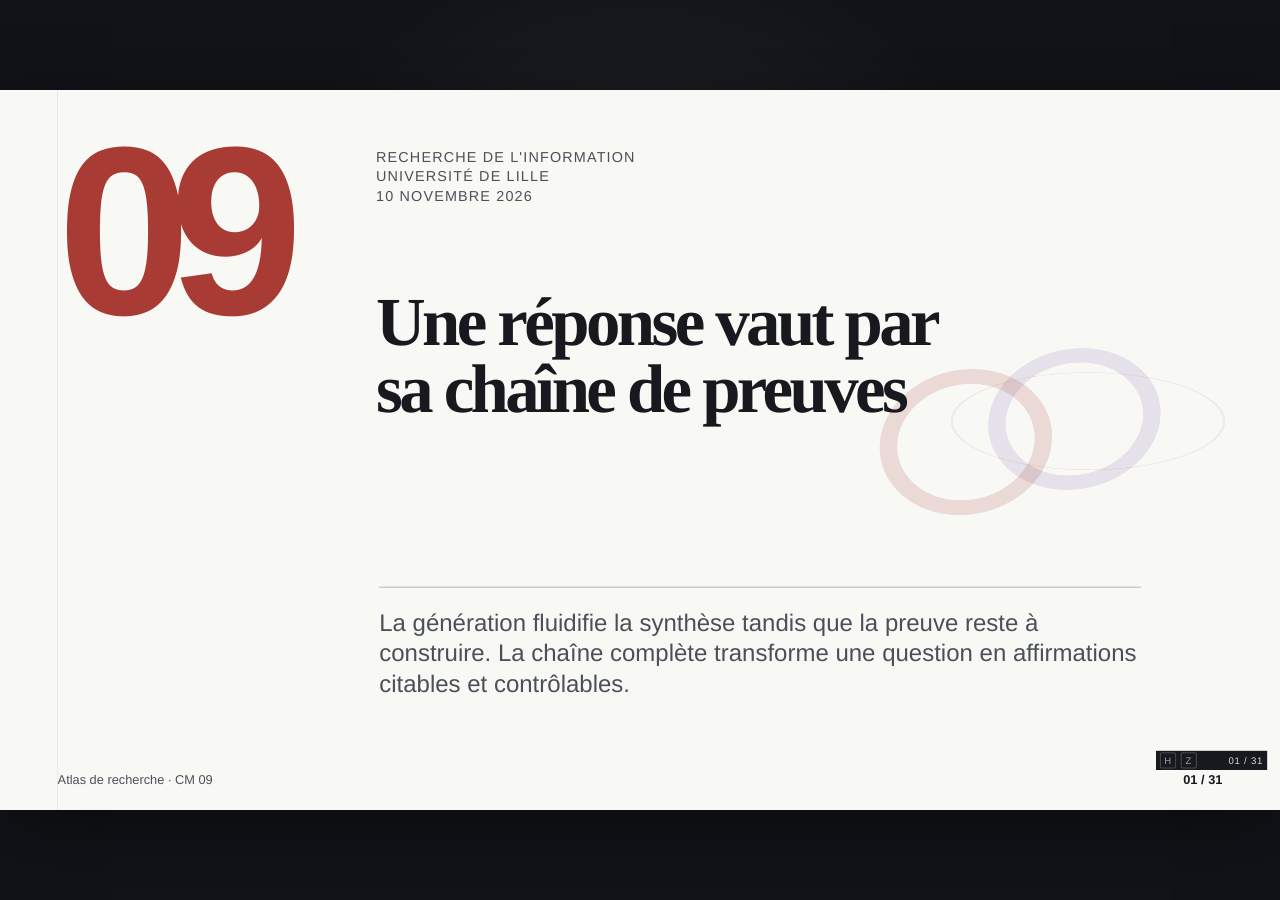
<file: cm09.html>
<!doctype html>
<html lang="fr">
<head>
  <meta charset="utf-8">
  <meta name="viewport" content="width=device-width, initial-scale=1, viewport-fit=cover">
  <meta name="color-scheme" content="light">
  <title>CM 09 · Une réponse vaut par sa chaîne de preuves</title>
  <link rel="stylesheet" href="styles.css">
  <link rel="stylesheet" href="visual-system-v2.css">
  <link rel="stylesheet" href="media-system-v2.css">
  <link rel="stylesheet" href="zoom-system.css">
</head>
<body>
  <div class="atlas-viewport" data-atlas-viewport>
    <div class="atlas-canvas" data-atlas-canvas>
      <section class="atlas-slide cover-slide" id="cm09-s001" data-slide data-accent="coral" hidden inert aria-hidden="true" style="display:none!important">
  <div class="cover-index">09</div>
  <div class="cover-meta">Recherche de l'information<br>Université de Lille<br>10 novembre 2026</div>
  <h1 class="cover-title">Une réponse vaut par sa chaîne de preuves</h1>
  <p class="cover-subtitle">La génération fluidifie la synthèse tandis que la preuve reste à construire. La chaîne complète transforme une question en affirmations citables et contrôlables.</p>
  <footer class="slide-footer"><span class="footer-course">Atlas de recherche · CM 09</span><span></span><span class="footer-number">01 / 31</span></footer>
</section>
<section class="atlas-slide kind-question composition-question many-points" id="cm09-s002" data-slide data-kind="question" data-accent="coral" data-readout="side" data-title-size="compact" data-density="normal" hidden inert aria-hidden="true" style="--copy-width:400px;display:none!important">
  <div class="slide-rule" aria-hidden="true"></div>
  <header class="slide-header">
    <div class="slide-kicker">LE PIÈGE DE L’APPARENCE</div>
    <h2 class="slide-title">Une réponse avec cinq liens est-elle bien sourcée ?</h2>
    <div class="slide-coordinate">CM 09<br>02 · 31</div>
  </header>
  <main class="slide-body"><div class="question-stage stage-without-lead"><div class="visual-zone statement-visual"><div class="atlas-scene"><div class="statement-node-rail" style="--rail-count:5"><div class="scene-node" data-node-id="claim1" data-tone="ink"><span class="node-index">01</span><span class="node-label">Affirmation A</span></div><div class="scene-node" data-node-id="claim2" data-tone="signal"><span class="node-index">02</span><span class="node-label">Affirmation B</span></div><div class="scene-node" data-node-id="link1" data-tone="muted"><span class="node-index">03</span><span class="node-label">Lien 1</span></div><div class="scene-node" data-node-id="link2" data-tone="muted"><span class="node-index">04</span><span class="node-label">Lien 2</span></div><div class="scene-node" data-node-id="passage" data-tone="accent"><span class="node-index">05</span><span class="node-label">Passage probant</span></div></div></div></div><ol class="point-list point-columns-1" style="--point-count:4;--point-columns:1;--point-rows:4"><li><span class="point-index" aria-hidden="true">01</span><span class="point-copy">La présence d’un lien prouve seulement qu’un lien existe.</span></li><li><span class="point-index" aria-hidden="true">02</span><span class="point-copy">La source doit soutenir l’affirmation précise.</span></li><li><span class="point-index" aria-hidden="true">03</span><span class="point-copy">La couverture doit porter sur toutes les affirmations importantes.</span></li><li><span class="point-index" aria-hidden="true">04</span><span class="point-copy">L’indépendance des sources compte aussi.</span></li></ol></div></main>
  <aside class="state-readout is-baseline" aria-live="polite" data-baseline-label="Question" data-baseline-headline="Les termes du problème" data-baseline-body="Une réponse peut citer des pages exactes et rester fragile : lien attaché à la mauvaise phrase, passage seulement thématique, cinq URLs issues du même communiqué ou affirmation plus large que la preuve."><div class="state-counter" data-state-counter>00 / 03</div><div class="state-label" data-state-label>Question</div><h3 class="state-headline" data-state-headline>Les termes du problème</h3><p class="state-body" data-state-body>Une réponse peut citer des pages exactes et rester fragile : lien attaché à la mauvaise phrase, passage seulement thématique, cinq URLs issues du même communiqué ou affirmation plus large que la preuve.</p></aside>
  <script type="application/json" class="state-data">[{"label":"Compter les liens","headline":"La réponse paraît abondamment référencée","body":"Deux URLs peuvent répéter la même origine et ne soutenir qu’une seule phrase.","show":["claim1","link1","link2"],"dim":["claim2","passage"],"mode":"replace"},{"label":"Tester le soutien","headline":"Une citation thématique ne prouve pas l’affirmation","body":"Il faut ouvrir le passage et comparer sa portée à la formulation exacte.","show":["claim1","link1"],"dim":["claim2","link2","passage"],"mode":"replace"},{"label":"Tester la couverture","headline":"Une affirmation importante reste sans source","body":"L’audit porte sur toutes les unités vérifiables, y compris celles encore dépourvues de lien.","show":["claim2","passage"],"dim":["claim1","link1","link2"],"mode":"replace"}]</script>
  <footer class="slide-footer">
    <span class="footer-course">Recherche de l'information · CM 09</span>
    <span class="footer-source">Petroni et al. — KILT et provenance · <a href="https://aclanthology.org/2021.naacl-main.200/" target="_blank" rel="noreferrer">Lien</a>  /  W3C PROV-O — provenance · <a href="https://www.w3.org/TR/prov-o/" target="_blank" rel="noreferrer">Lien</a></span>
    <span class="footer-number">02 / 31</span>
  </footer>
</section>
<section class="atlas-slide kind-compare composition-band" id="cm09-s003" data-slide data-kind="compare" data-accent="coral" data-readout="bottom" data-title-size="compact" data-density="normal" hidden inert aria-hidden="true" style="display:none!important">
  <div class="slide-rule" aria-hidden="true"></div>
  <header class="slide-header">
    <div class="slide-kicker">QUATRE ARCHITECTURES</div>
    <h2 class="slide-title">Moteur, réponse générée, RAG et agent ne font pas le même travail</h2>
    <div class="slide-coordinate">CM 09<br>03 · 31</div>
  </header>
  <main class="slide-body"><div class="atlas-layout"><div class="copy-zone copy-without-lead"><ol class="point-list point-columns-1" style="--point-count:4;--point-columns:1;--point-rows:4"><li><span class="point-index" aria-hidden="true">01</span><span class="point-copy">Moteur : liste et passages</span></li><li><span class="point-index" aria-hidden="true">02</span><span class="point-copy">Générateur : texte probable</span></li><li><span class="point-index" aria-hidden="true">03</span><span class="point-copy">RAG : récupération puis génération sous contexte</span></li><li><span class="point-index" aria-hidden="true">04</span><span class="point-copy">Agent : plan, outils, observations et décisions</span></li></ol></div><div class="visual-zone"><div class="visual-frame visual-spectrum"><div class="atlas-scene" data-visual-type="spectrum"><div class="scene-axis" aria-hidden="true"></div><div class="scene-node" data-node-id="engine" data-tone="ink" style="--x:12.87;--y:50.00;--node-w:232.0px;--node-h:100.0px"><span class="node-index">01</span><span class="node-label">Moteur</span><span class="node-detail">Requête → liste</span></div><div class="scene-node" data-node-id="generator" data-tone="muted" style="--x:37.62;--y:50.00;--node-w:232.0px;--node-h:100.0px"><span class="node-index">02</span><span class="node-label">Générateur</span><span class="node-detail">Consigne → texte</span></div><div class="scene-node" data-node-id="rag" data-tone="accent" style="--x:62.38;--y:50.00;--node-w:232.0px;--node-h:100.0px"><span class="node-index">03</span><span class="node-label">RAG</span><span class="node-detail">Requête → passages → texte</span></div><div class="scene-node" data-node-id="agent" data-tone="signal" style="--x:87.13;--y:50.00;--node-w:232.0px;--node-h:100.0px"><span class="node-index">04</span><span class="node-label">Agent</span><span class="node-detail">État → outils → actions</span></div></div></div></div></div></main>
  <aside class="state-readout is-baseline" aria-live="polite" data-baseline-label="Comparaison" data-baseline-headline="Deux lectures à distinguer" data-baseline-body="Le moteur classe des documents ; le générateur compose du texte ; le RAG fournit des passages au générateur ; l’agent organise plusieurs appels d’outils en conservant un état de…"><div class="state-counter" data-state-counter>00 / 04</div><div class="state-label" data-state-label>Comparaison</div><h3 class="state-headline" data-state-headline>Deux lectures à distinguer</h3><p class="state-body" data-state-body>Le moteur classe des documents ; le générateur compose du texte ; le RAG fournit des passages au générateur ; l’agent organise plusieurs appels d’outils en conservant un état de…</p></aside>
  <script type="application/json" class="state-data">[{"label":"Retrouver","headline":"Le moteur garde les documents au premier plan","body":"L’utilisateur construit son interprétation à partir d’une liste, de passages et de filtres.","show":["engine"],"dim":["generator","rag","agent"],"mode":"replace"},{"label":"Composer","headline":"Le générateur produit une réponse sans garantir sa provenance","body":"Sa fluidité peut masquer la différence entre information mémorisée, inférence et invention.","show":["generator"],"dim":["engine","rag","agent"],"mode":"replace"},{"label":"Ancrer","headline":"Le RAG place des passages récupérés dans le contexte","body":"Il améliore l’ancrage seulement si les passages sont pertinents et correctement utilisés.","show":["rag"],"dim":["engine","generator","agent"],"mode":"replace"},{"label":"Agir","headline":"L’agent enchaîne des décisions et des outils","body":"Cette autonomie supplémentaire exige permissions, critères d’arrêt et journal d’exécution.","show":["agent"],"dim":["engine","generator","rag"],"mode":"replace"}]</script>
  <footer class="slide-footer">
    <span class="footer-course">Recherche de l'information · CM 09</span>
    <span class="footer-source">Lewis et al. — article fondateur du RAG · <a href="https://arxiv.org/abs/2005.11401" target="_blank" rel="noreferrer">Lien</a>  /  Yao et al. — ReAct · <a href="https://openreview.net/forum?id=WE_vluYUL-X" target="_blank" rel="noreferrer">Lien</a></span>
    <span class="footer-number">03 / 31</span>
  </footer>
</section>
<section class="atlas-slide kind-sequence composition-mirror many-points" id="cm09-s005" data-slide data-kind="sequence" data-accent="coral" data-readout="side" data-title-size="compact" data-density="tight" hidden inert aria-hidden="true" style="--copy-width:400px;display:none!important">
  <div class="slide-rule" aria-hidden="true"></div>
  <header class="slide-header">
    <div class="slide-kicker">QUERY REWRITING</div>
    <h2 class="slide-title">La reformulation doit rester observable et réversible</h2>
    <div class="slide-coordinate">CM 09<br>04 · 31</div>
  </header>
  <main class="slide-body"><div class="atlas-layout"><div class="copy-zone copy-without-lead"><ol class="point-list point-columns-1" style="--point-count:5;--point-columns:1;--point-rows:5"><li><span class="point-index" aria-hidden="true">01</span><span class="point-copy">Conserver la question originale</span></li><li><span class="point-index" aria-hidden="true">02</span><span class="point-copy">Produire une reformulation courte</span></li><li><span class="point-index" aria-hidden="true">03</span><span class="point-copy">Comparer les contraintes</span></li><li><span class="point-index" aria-hidden="true">04</span><span class="point-copy">Exécuter et journaliser</span></li><li><span class="point-index" aria-hidden="true">05</span><span class="point-copy">Permettre une correction humaine</span></li></ol></div><div class="visual-zone"><div class="visual-frame visual-query"><div class="atlas-scene" data-visual-type="query"><div class="scene-axis" aria-hidden="true"></div><svg class="scene-edges" viewBox="0 0 100 100" preserveAspectRatio="none" aria-hidden="true"><defs><marker id="arrow-cm09-s005" markerWidth="5" markerHeight="5" refX="4" refY="2.5" orient="auto" markerUnits="strokeWidth"><path d="M0,0 L5,2.5 L0,5 Z" fill="context-stroke"></path></marker></defs><line class="scene-edge" data-edge-from="original" data-edge-to="rewrite" x1="23.14" y1="16.50" x2="76.86" y2="16.50" marker-end="url(#arrow-cm09-s005)"></line><line class="scene-edge" data-edge-from="rewrite" data-edge-to="check" x1="76.86" y1="16.50" x2="50.00" y2="83.50" marker-end="url(#arrow-cm09-s005)"></line></svg><div class="scene-node" data-node-id="original" data-tone="ink" style="--x:23.14;--y:16.50;--node-w:220.0px;--node-h:132.0px"><span class="node-index">01</span><span class="node-label">QUESTION INITIALE</span><span class="node-detail">2024 · stockage hors UE · exclusion</span></div><div class="scene-node" data-node-id="rewrite" data-tone="accent" style="--x:76.86;--y:16.50;--node-w:220.0px;--node-h:132.0px"><span class="node-index">02</span><span class="node-label">REQUÊTE CONDENSÉE</span><span class="node-detail">règlements · stockage · hors UE</span></div><div class="scene-node" data-node-id="check" data-tone="signal" style="--x:50.00;--y:83.50;--node-w:220.0px;--node-h:132.0px"><span class="node-index">03</span><span class="node-label">TEST DES CONTRAINTES</span><span class="node-detail">2024 · exclusion · hors UE</span></div></div></div></div></div></main>
  <aside class="state-readout is-baseline" aria-live="polite" data-baseline-label="Processus" data-baseline-headline="Le mécanisme complet" data-baseline-body="Le système peut transformer une question conversationnelle en requête plus efficace. La version exécutée doit être conservée pour vérifier qu’aucune contrainte, négation ou entité n’a disparu."><div class="state-counter" data-state-counter>00 / 03</div><div class="state-label" data-state-label>Processus</div><h3 class="state-headline" data-state-headline>Le mécanisme complet</h3><p class="state-body" data-state-body>Le système peut transformer une question conversationnelle en requête plus efficace. La version exécutée doit être conservée pour vérifier qu’aucune contrainte, négation ou entité n’a disparu.</p></aside>
  <script type="application/json" class="state-data">[{"label":"Original","headline":"La question porte une négation et un périmètre","body":"Ces éléments déterminent directement quels documents peuvent répondre.","show":["original"],"dim":["rewrite","check"],"mode":"accumulate"},{"label":"Reformuler","headline":"La version exécutée simplifie la syntaxe","body":"Elle doit garder l’année, l’exclusion et la zone juridique au lieu de réduire la question à « stockage des données ».","show":["original","rewrite"],"dim":["check"],"mode":"accumulate"},{"label":"Comparer","headline":"Une liste de contraintes permet de détecter la perte","body":"La réversibilité transforme la reformulation en hypothèse testable.","show":["original","rewrite","check"],"dim":[],"mode":"transform"}]</script>
  <footer class="slide-footer">
    <span class="footer-course">Recherche de l'information · CM 09</span>
    <span class="footer-source">Lewis et al. — article fondateur du RAG · <a href="https://arxiv.org/abs/2005.11401" target="_blank" rel="noreferrer">Lien</a></span>
    <span class="footer-number">04 / 31</span>
  </footer>
</section>
<section class="atlas-slide kind-sequence composition-band many-points" id="cm09-s006" data-slide data-kind="sequence" data-accent="coral" data-readout="side" data-title-size="compact" data-density="tight" hidden inert aria-hidden="true" style="--copy-width:400px;display:none!important">
  <div class="slide-rule" aria-hidden="true"></div>
  <header class="slide-header">
    <div class="slide-kicker">RÉCUPÉRATION</div>
    <h2 class="slide-title">Le RAG commence par une opération de recherche</h2>
    <div class="slide-coordinate">CM 09<br>05 · 31</div>
  </header>
  <main class="slide-body"><div class="atlas-layout"><div class="copy-zone copy-without-lead"><ol class="point-list point-columns-1" style="--point-count:5;--point-columns:1;--point-rows:5"><li><span class="point-index" aria-hidden="true">01</span><span class="point-copy">Ingestion et découpage</span></li><li><span class="point-index" aria-hidden="true">02</span><span class="point-copy">Indexation des passages</span></li><li><span class="point-index" aria-hidden="true">03</span><span class="point-copy">Requête et filtres</span></li><li><span class="point-index" aria-hidden="true">04</span><span class="point-copy">Récupération de candidats</span></li><li><span class="point-index" aria-hidden="true">05</span><span class="point-copy">Classement et sélection</span></li></ol></div><div class="visual-zone"><div class="visual-frame visual-document"><div class="atlas-scene media-composite" data-visual-type="document" style="--media-track-h:188px"><figure class="document-media is-zoom-target has-source-strip" data-zoomable="true" data-source-title="Chaîne RAG et points de contrôle" data-source-caption="Le pipeline sépare recherche, sélection, génération et citation afin que l’erreur puisse être localisée avant la réponse finale." data-source-credit="Reconstruction originale d’après Lewis et al. (2020)" data-source-license="Infographie originale ; article scientifique cité, figure originale non reproduite." data-source-url="https://arxiv.org/abs/2005.11401" data-fit="contain" style="--media-position:center"><div class="document-image-area"><div class="media-artboard" style="width:536.00px;height:301.50px"><img src="assets/media_v2/cm09-rag-evidence-pipeline.svg" alt="Infographie originale sans personne montrant question, retrieval, contexte, génération, citations et trois diagnostics." loading="eager" decoding="async"><span class="media-hotspot" data-zoom-id="retrieval" aria-label="Recherche et contexte" data-zoom-label="Recherche et contexte" data-zoom-headline="Retrieval et sélection sont deux décisions" data-zoom-body="Trouver les documents puis choisir les passages utiles créent deux points d’échec distincts." data-zoom-mode="replace" data-zoom-tone="accent" style="--hotspot-x:3.000;--hotspot-y:23.000;--hotspot-w:57.000;--hotspot-h:34.000"></span><span class="media-hotspot" data-zoom-id="generation" aria-label="Génération et citations" data-zoom-label="Génération et citations" data-zoom-headline="La réponse doit rester alignée avec les passages" data-zoom-body="La génération compose le texte ; l’alignement des citations contrôle ensuite la portée de chaque phrase." data-zoom-mode="accumulate" data-zoom-tone="teal" style="--hotspot-x:62.000;--hotspot-y:23.000;--hotspot-w:36.000;--hotspot-h:34.000"></span><span class="media-hotspot" data-zoom-id="diagnostics" aria-label="Diagnostics" data-zoom-label="Diagnostics" data-zoom-headline="Trois familles de mesures localisent la réparation" data-zoom-body="Rappel du retrieval, fidélité de génération et couverture des citations demandent des tests différents." data-zoom-mode="accumulate" data-zoom-tone="signal" style="--hotspot-x:3.000;--hotspot-y:59.000;--hotspot-w:94.000;--hotspot-h:28.500"></span></div></div><figcaption class="document-source-strip" title="Reconstruction originale d’après Lewis et al. (2020) · Infographie originale ; article scientifique cité, figure originale non reproduite."><span>Reconstruction originale d’après Lewis et al. (2020) · Infographie originale ; article scientifique cité, figure originale non reproduite.</span><a href="https://arxiv.org/abs/2005.11401" target="_blank" rel="noreferrer">Lien</a></figcaption></figure><div class="media-node-track" style="--media-node-count:5;--media-node-columns:3;--media-node-rows:2;--media-track-h:188px"><div class="scene-node" data-node-id="ingest" data-tone="ink"><span class="node-index">01</span><span class="node-label">Ingest</span></div><div class="scene-node" data-node-id="chunk" data-tone="accent"><span class="node-index">02</span><span class="node-label">Chunks</span></div><div class="scene-node" data-node-id="index" data-tone="accent"><span class="node-index">03</span><span class="node-label">Index</span></div><div class="scene-node" data-node-id="retrieve" data-tone="signal"><span class="node-index">04</span><span class="node-label">Candidats</span></div><div class="scene-node" data-node-id="context" data-tone="ink"><span class="node-index">05</span><span class="node-label">Contexte</span></div></div></div></div></div></div></main>
  <aside class="state-readout is-baseline" aria-live="polite" data-baseline-label="Processus" data-baseline-headline="Le mécanisme complet" data-baseline-body="Les documents sont découpés, représentés et indexés. La requête produit des candidats lexicaux, vectoriels ou hybrides, puis des filtres et un classement sélectionnent les passages transmis au générateur."><div class="state-counter" data-state-counter>00 / 03</div><div class="state-label" data-state-label>Processus</div><h3 class="state-headline" data-state-headline>Le mécanisme complet</h3><p class="state-body" data-state-body>Les documents sont découpés, représentés et indexés. La requête produit des candidats lexicaux, vectoriels ou hybrides, puis des filtres et un classement sélectionnent les passages transmis au générateur.</p></aside>
  <script type="application/json" class="state-data">[{"label":"Préparer","headline":"L’ingestion fabrique les unités futures de recherche","body":"Titre, section, date et source doivent voyager avec chaque passage.","show":["ingest","chunk"],"dim":["index","retrieve","context"],"mode":"accumulate"},{"label":"Indexer","headline":"Texte et vecteurs construisent deux points d’entrée","body":"Les filtres de métadonnées apportent une troisième forme de contrainte.","show":["ingest","chunk","index"],"dim":["retrieve","context"],"mode":"accumulate"},{"label":"Sélectionner","headline":"Le générateur ne voit qu’une petite tranche du corpus","body":"Les passages absents de la sélection ne peuvent ni soutenir ni contredire la réponse.","show":["retrieve","context"],"dim":["ingest","chunk","index"],"mode":"transform"}]</script>
  <footer class="slide-footer">
    <span class="footer-course">Recherche de l'information · CM 09</span>
    <span class="footer-source">Reconstruction originale d’après Lewis et al. (2020) · <a href="https://arxiv.org/abs/2005.11401" target="_blank" rel="noreferrer">Lien</a></span>
    <span class="footer-number">05 / 31</span>
  </footer>
</section>
<section class="atlas-slide kind-compare composition-duel many-points" id="cm09-s007" data-slide data-kind="compare" data-accent="coral" data-readout="side" data-title-size="compact" data-density="tight" hidden inert aria-hidden="true" style="--copy-width:400px;display:none!important">
  <div class="slide-rule" aria-hidden="true"></div>
  <header class="slide-header">
    <div class="slide-kicker">DÉCOUPER SANS DÉSORGANISER</div>
    <h2 class="slide-title">Le chunk est une unité technique qui doit rester documentaire</h2>
    <div class="slide-coordinate">CM 09<br>06 · 31</div>
  </header>
  <main class="slide-body"><div class="atlas-layout"><div class="copy-zone copy-without-lead"><ol class="point-list point-columns-1" style="--point-count:5;--point-columns:1;--point-rows:5"><li><span class="point-index" aria-hidden="true">01</span><span class="point-copy">Fenêtre fixe : simple, parfois arbitraire.</span></li><li><span class="point-index" aria-hidden="true">02</span><span class="point-copy">Paragraphes : cohérence locale variable.</span></li><li><span class="point-index" aria-hidden="true">03</span><span class="point-copy">Sections : fonction documentaire conservée.</span></li><li><span class="point-index" aria-hidden="true">04</span><span class="point-copy">Chevauchement : continuité accrue, répétition du contexte.</span></li><li><span class="point-index" aria-hidden="true">05</span><span class="point-copy">Métadonnées : lien vers document, titre et position.</span></li></ol></div><div class="visual-zone"><div class="visual-frame visual-document"><div class="atlas-scene" data-visual-type="document"><svg class="scene-edges" viewBox="0 0 100 100" preserveAspectRatio="none" aria-hidden="true"><defs><marker id="arrow-cm09-s007" markerWidth="5" markerHeight="5" refX="4" refY="2.5" orient="auto" markerUnits="strokeWidth"><path d="M0,0 L5,2.5 L0,5 Z" fill="context-stroke"></path></marker></defs><line class="scene-edge" data-edge-from="rule" data-edge-to="section" x1="25.36" y1="13.14" x2="50.00" y2="86.86" marker-end="url(#arrow-cm09-s007)"></line><line class="scene-edge" data-edge-from="exception" data-edge-to="section" x1="74.64" y1="13.14" x2="50.00" y2="86.86" marker-end="url(#arrow-cm09-s007)"></line></svg><div class="scene-node" data-node-id="rule" data-tone="ink" style="--x:25.36;--y:13.14;--node-w:197.0px;--node-h:105.0px"><span class="node-index">01</span><span class="node-label">Règle générale</span><span class="node-detail">Fin d’un chunk</span></div><div class="scene-node" data-node-id="exception" data-tone="signal" style="--x:74.64;--y:13.14;--node-w:197.0px;--node-h:105.0px"><span class="node-index">02</span><span class="node-label">Exception</span><span class="node-detail">Début du chunk suivant</span></div><div class="scene-node" data-node-id="section" data-tone="accent" style="--x:50.00;--y:86.86;--node-w:197.0px;--node-h:105.0px"><span class="node-index">03</span><span class="node-label">Section complète</span><span class="node-detail">Relation règle-exception</span></div></div></div></div></div></main>
  <aside class="state-readout is-baseline" aria-live="polite" data-baseline-label="Comparaison" data-baseline-headline="Deux lectures à distinguer" data-baseline-body="Une fenêtre de caractères facilite l’indexation, mais peut séparer conclusion et méthode, exception et règle, valeur et unité. Les limites documentaires offrent souvent de meilleurs points de coupe."><div class="state-counter" data-state-counter>00 / 03</div><div class="state-label" data-state-label>Comparaison</div><h3 class="state-headline" data-state-headline>Deux lectures à distinguer</h3><p class="state-body" data-state-body>Une fenêtre de caractères facilite l’indexation, mais peut séparer conclusion et méthode, exception et règle, valeur et unité. Les limites documentaires offrent souvent de meilleurs points de coupe.</p></aside>
  <script type="application/json" class="state-data">[{"label":"Coupe arbitraire","headline":"Deux passages séparés changent la portée de l’énoncé","body":"Le premier semble absolu ; le second semble isolé de la règle qu’il limite.","show":["rule","exception"],"dim":["section"],"mode":"replace"},{"label":"Unité documentaire","headline":"La section conserve la relation logique","body":"Le système peut récupérer un passage plus long ou rattacher les deux chunks au même bloc.","show":["section","rule","exception"],"dim":[],"mode":"transform"},{"label":"Citation","headline":"La preuve doit pointer vers la position originale","body":"Même un bon découpage ne remplace pas l’accès au document complet et à ses coordonnées.","show":["section"],"dim":["rule","exception"],"mode":"replace"}]</script>
  <footer class="slide-footer">
    <span class="footer-course">Recherche de l'information · CM 09</span>
    <span class="footer-source">Lewis et al. — article fondateur du RAG · <a href="https://arxiv.org/abs/2005.11401" target="_blank" rel="noreferrer">Lien</a>  /  Liu et al. — Lost in the Middle · <a href="https://aclanthology.org/2024.tacl-1.9/" target="_blank" rel="noreferrer">Lien</a></span>
    <span class="footer-number">06 / 31</span>
  </footer>
</section>
<section class="atlas-slide kind-explain composition-field many-points" id="cm09-s009" data-slide data-kind="explain" data-accent="coral" data-readout="side" data-title-size="compact" data-density="tight" hidden inert aria-hidden="true" style="--copy-width:400px;display:none!important">
  <div class="slide-rule" aria-hidden="true"></div>
  <header class="slide-header">
    <div class="slide-kicker">DIVERSIFIER LES SOURCES ET TRACER LEURS DÉPENDANCES</div>
    <h2 class="slide-title">Dédupliquer et diversifier protègent le contexte utile</h2>
    <div class="slide-coordinate">CM 09<br>07 · 31</div>
  </header>
  <main class="slide-body"><div class="atlas-layout"><div class="copy-zone copy-without-lead"><ol class="point-list point-columns-1" style="--point-count:5;--point-columns:1;--point-rows:5"><li><span class="point-index" aria-hidden="true">01</span><span class="point-copy">Comparer identifiants et URLs canoniques.</span></li><li><span class="point-index" aria-hidden="true">02</span><span class="point-copy">Détecter les passages quasi identiques.</span></li><li><span class="point-index" aria-hidden="true">03</span><span class="point-copy">Limiter le nombre de chunks par document.</span></li><li><span class="point-index" aria-hidden="true">04</span><span class="point-copy">Préserver les sources qui apportent une perspective distincte.</span></li><li><span class="point-index" aria-hidden="true">05</span><span class="point-copy">Signaler les dépendances entre documents.</span></li></ol></div><div class="visual-zone"><div class="visual-frame visual-network"><div class="atlas-scene" data-visual-type="network"><svg class="scene-edges" viewBox="0 0 100 100" preserveAspectRatio="none" aria-hidden="true"><defs><marker id="arrow-cm09-s009" markerWidth="5" markerHeight="5" refX="4" refY="2.5" orient="auto" markerUnits="strokeWidth"><path d="M0,0 L5,2.5 L0,5 Z" fill="context-stroke"></path></marker></defs><line class="scene-edge" data-edge-from="origin" data-edge-to="copy1" x1="50.00" y1="13.78" x2="50.00" y2="37.93" marker-end="url(#arrow-cm09-s009)"></line><line class="scene-edge" data-edge-from="origin" data-edge-to="copy2" x1="50.00" y1="13.78" x2="50.00" y2="62.07" marker-end="url(#arrow-cm09-s009)"></line></svg><div class="scene-node" data-node-id="origin" data-tone="accent" style="--x:50.00;--y:13.78;--node-w:424.4px;--node-h:100.0px"><span class="node-index">01</span><span class="node-label">Rapport source</span><span class="node-detail">Document original</span></div><div class="scene-node" data-node-id="copy1" data-tone="muted" style="--x:50.00;--y:37.93;--node-w:424.4px;--node-h:100.0px"><span class="node-index">02</span><span class="node-label">Résumé institutionnel</span><span class="node-detail">Dérivé du rapport</span></div><div class="scene-node" data-node-id="copy2" data-tone="muted" style="--x:50.00;--y:62.07;--node-w:424.4px;--node-h:100.0px"><span class="node-index">03</span><span class="node-label">Page miroir</span><span class="node-detail">Copie du même texte</span></div><div class="scene-node" data-node-id="independent" data-tone="signal" style="--x:50.00;--y:86.22;--node-w:424.4px;--node-h:100.0px"><span class="node-index">04</span><span class="node-label">Étude indépendante</span><span class="node-detail">Méthode et données propres</span></div></div></div></div></div></main>
  <aside class="state-readout is-baseline" aria-live="polite" data-baseline-label="Vue d’ensemble" data-baseline-headline="La scène complète" data-baseline-body="Une liste peut contenir plusieurs versions du même texte, des reprises automatiques ou cinq passages voisins d’un seul document. Sans contrôle, cette répétition simule un consensus."><div class="state-counter" data-state-counter>00 / 03</div><div class="state-label" data-state-label>Vue d’ensemble</div><h3 class="state-headline" data-state-headline>La scène complète</h3><p class="state-body" data-state-body>Une liste peut contenir plusieurs versions du même texte, des reprises automatiques ou cinq passages voisins d’un seul document. Sans contrôle, cette répétition simule un consensus.</p></aside>
  <script type="application/json" class="state-data">[{"label":"Compter naïvement","headline":"Trois URLs semblent former trois sources","body":"Deux documents reprennent pourtant la même origine sans apporter de vérification indépendante.","show":["copy1","copy2","independent"],"dim":["origin"],"mode":"replace"},{"label":"Tracer les dépendances","headline":"La provenance révèle une seule chaîne documentaire","body":"La déduplication conserve les reprises utiles tout en les reliant à leur origine, afin de réserver le statut de confirmation aux sources indépendantes.","show":["origin","copy1","copy2"],"dim":["independent"],"mode":"transform"},{"label":"Diversifier","headline":"Une source indépendante ajoute une information différente","body":"Le contexte gagne en valeur lorsqu’il combine origine, méthode et perspectives réellement distinctes.","show":["origin","independent"],"dim":["copy1","copy2"],"mode":"replace"}]</script>
  <footer class="slide-footer">
    <span class="footer-course">Recherche de l'information · CM 09</span>
    <span class="footer-source">Thakur et al. — benchmark BEIR · <a href="https://openreview.net/forum?id=wCu6T5xFjeJ" target="_blank" rel="noreferrer">Lien</a></span>
    <span class="footer-number">07 / 31</span>
  </footer>
</section>
<section class="atlas-slide kind-sequence composition-band many-points" id="cm09-s010" data-slide data-kind="sequence" data-accent="coral" data-readout="side" data-title-size="compact" data-density="tight" hidden inert aria-hidden="true" style="--copy-width:400px;display:none!important">
  <div class="slide-rule" aria-hidden="true"></div>
  <header class="slide-header">
    <div class="slide-kicker">CONTEXT BUILDING</div>
    <h2 class="slide-title">Assembler le contexte consiste à composer une preuve lisible</h2>
    <div class="slide-coordinate">CM 09<br>08 · 31</div>
  </header>
  <main class="slide-body"><div class="atlas-layout"><div class="copy-zone copy-without-lead"><ol class="point-list point-columns-1" style="--point-count:5;--point-columns:1;--point-rows:5"><li><span class="point-index" aria-hidden="true">01</span><span class="point-copy">Regrouper les passages par sous-question</span></li><li><span class="point-index" aria-hidden="true">02</span><span class="point-copy">Associer des identifiants stables</span></li><li><span class="point-index" aria-hidden="true">03</span><span class="point-copy">Inclure assez de voisinage</span></li><li><span class="point-index" aria-hidden="true">04</span><span class="point-copy">Rendre les contradictions visibles</span></li><li><span class="point-index" aria-hidden="true">05</span><span class="point-copy">Respecter le budget de contexte</span></li></ol></div><div class="visual-zone"><div class="visual-frame visual-stack"><div class="atlas-scene" data-visual-type="stack"><svg class="scene-edges" viewBox="0 0 100 100" preserveAspectRatio="none" aria-hidden="true"><defs><marker id="arrow-cm09-s010" markerWidth="5" markerHeight="5" refX="4" refY="2.5" orient="auto" markerUnits="strokeWidth"><path d="M0,0 L5,2.5 L0,5 Z" fill="context-stroke"></path></marker></defs><line class="scene-edge" data-edge-from="meta" data-edge-to="passage" x1="50.00" y1="11.55" x2="50.00" y2="37.18" marker-end="url(#arrow-cm09-s010)"></line><line class="scene-edge" data-edge-from="passage" data-edge-to="neighbor" x1="50.00" y1="37.18" x2="50.00" y2="62.82" marker-end="url(#arrow-cm09-s010)"></line><line class="scene-edge" data-edge-from="passage" data-edge-to="counter" x1="50.00" y1="37.18" x2="50.00" y2="88.45" marker-end="url(#arrow-cm09-s010)"></line></svg><div class="scene-node" data-node-id="meta" data-tone="ink" style="--x:50.00;--y:11.55;--node-w:420.0px;--node-h:100.0px"><span class="node-index">01</span><span class="node-label">Source A · 2025 · §4</span><span class="node-detail">Identité du passage</span></div><div class="scene-node" data-node-id="passage" data-tone="accent" style="--x:50.00;--y:37.18;--node-w:420.0px;--node-h:100.0px"><span class="node-index">02</span><span class="node-label">Passage principal</span><span class="node-detail">Contenu récupéré</span></div><div class="scene-node" data-node-id="neighbor" data-tone="muted" style="--x:50.00;--y:62.82;--node-w:420.0px;--node-h:100.0px"><span class="node-index">03</span><span class="node-label">Phrase précédente / suivante</span><span class="node-detail">Contexte local</span></div><div class="scene-node" data-node-id="counter" data-tone="signal" style="--x:50.00;--y:88.45;--node-w:420.0px;--node-h:100.0px"><span class="node-index">04</span><span class="node-label">Source B · résultat contraire</span><span class="node-detail">Contradiction explicite</span></div></div></div></div></div></main>
  <aside class="state-readout is-baseline" aria-live="polite" data-baseline-label="Processus" data-baseline-headline="Le mécanisme complet" data-baseline-body="Les passages sélectionnés doivent conserver titre, date, source, position et voisinage. Leur ordre peut aider le modèle à comparer, mais peut aussi privilégier les premiers ou masquer une contradiction tardive."><div class="state-counter" data-state-counter>00 / 03</div><div class="state-label" data-state-label>Processus</div><h3 class="state-headline" data-state-headline>Le mécanisme complet</h3><p class="state-body" data-state-body>Les passages sélectionnés doivent conserver titre, date, source, position et voisinage. Leur ordre peut aider le modèle à comparer, mais peut aussi privilégier les premiers ou masquer une contradiction tardive.</p></aside>
  <script type="application/json" class="state-data">[{"label":"Identifier","headline":"Chaque passage arrive avec sa provenance","body":"Le modèle et le lecteur doivent pouvoir distinguer les documents sans déduire l’identité depuis le texte.","show":["meta","passage"],"dim":["neighbor","counter"],"mode":"accumulate"},{"label":"Contextualiser","headline":"Le voisinage protège la portée de la citation","body":"Une phrase isolée peut supprimer une condition, une réserve ou la définition d’un terme.","show":["meta","passage","neighbor"],"dim":["counter"],"mode":"accumulate"},{"label":"Contraster","headline":"La contradiction doit rester visible dans le contexte","body":"Le générateur peut alors distinguer résultats convergents, divergents et non comparables.","show":["meta","passage","neighbor","counter"],"dim":[],"mode":"transform"}]</script>
  <footer class="slide-footer">
    <span class="footer-course">Recherche de l'information · CM 09</span>
    <span class="footer-source">Liu et al. — Lost in the Middle · <a href="https://aclanthology.org/2024.tacl-1.9/" target="_blank" rel="noreferrer">Lien</a></span>
    <span class="footer-number">08 / 31</span>
  </footer>
</section>
<section class="atlas-slide kind-statement composition-statement many-points" id="cm09-s011" data-slide data-kind="statement" data-accent="coral" data-readout="none" data-title-size="compact" data-density="normal" hidden inert aria-hidden="true" style="--copy-width:650px;display:none!important">
  <div class="slide-rule" aria-hidden="true"></div>
  <header class="slide-header">
    <div class="slide-kicker">ANCRAGE ≠ GARANTIE</div>
    <h2 class="slide-title">Générer sous contexte reste une opération probabiliste</h2>
    <div class="slide-coordinate">CM 09<br>09 · 31</div>
  </header>
  <main class="slide-body"><div class="statement-stage"><p class="slide-lead">Le modèle peut synthétiser les passages, adapter le niveau de langue et construire une structure. Il peut aussi ajouter une liaison non présente, renforcer une certitude ou confondre deux sources.</p><div class="visual-zone statement-visual"><div class="atlas-scene"><div class="statement-node-rail" style="--rail-count:3"><div class="scene-node" data-node-id="context" data-tone="accent"><span class="node-index">01</span><span class="node-label">Passages</span></div><div class="scene-node" data-node-id="model" data-tone="signal"><span class="node-index">02</span><span class="node-label">Générateur</span></div><div class="scene-node" data-node-id="answer" data-tone="ink"><span class="node-index">03</span><span class="node-label">Réponse</span></div></div></div></div><ol class="point-list point-columns-1" style="--point-count:4;--point-columns:1;--point-rows:4"><li><span class="point-index" aria-hidden="true">01</span><span class="point-copy">Le contexte influence la réponse sans la contraindre parfaitement.</span></li><li><span class="point-index" aria-hidden="true">02</span><span class="point-copy">Les consignes peuvent imposer citations et degrés de certitude.</span></li><li><span class="point-index" aria-hidden="true">03</span><span class="point-copy">Une sortie structurée facilite l’audit.</span></li><li><span class="point-index" aria-hidden="true">04</span><span class="point-copy">La vérification finale porte sur les affirmations, non sur la fluidité.</span></li></ol></div></main>
  
  <script type="application/json" class="state-data">[]</script>
  <footer class="slide-footer">
    <span class="footer-course">Recherche de l'information · CM 09</span>
    <span class="footer-source">NIST AI 600-1 — profil GenAI · <a href="https://doi.org/10.6028/NIST.AI.600-1" target="_blank" rel="noreferrer">Lien</a></span>
    <span class="footer-number">09 / 31</span>
  </footer>
</section>
<section class="atlas-slide kind-explain composition-field many-points" id="cm09-s012" data-slide data-kind="explain" data-accent="coral" data-readout="side" data-title-size="compact" data-density="normal" hidden inert aria-hidden="true" style="--copy-width:400px;display:none!important">
  <div class="slide-rule" aria-hidden="true"></div>
  <header class="slide-header">
    <div class="slide-kicker">UNITÉ D’AUDIT</div>
    <h2 class="slide-title">Une synthèse vérifiable est un graphe affirmation–preuve</h2>
    <div class="slide-coordinate">CM 09<br>10 · 31</div>
  </header>
  <main class="slide-body"><div class="atlas-layout"><div class="copy-zone copy-without-lead"><ol class="point-list point-columns-1" style="--point-count:4;--point-columns:1;--point-rows:4"><li><span class="point-index" aria-hidden="true">01</span><span class="point-copy">Une affirmation exprime une idée vérifiable.</span></li><li><span class="point-index" aria-hidden="true">02</span><span class="point-copy">Une arête indique quel passage la soutient.</span></li><li><span class="point-index" aria-hidden="true">03</span><span class="point-copy">Plusieurs sources peuvent converger ou diverger.</span></li><li><span class="point-index" aria-hidden="true">04</span><span class="point-copy">Une affirmation sans arête doit être sourcée, reformulée ou retirée.</span></li></ol></div><div class="visual-zone"><div class="visual-frame visual-network"><div class="atlas-scene geometry-locked" data-visual-type="network"><svg class="scene-edges" viewBox="0 0 100 100" preserveAspectRatio="none" aria-hidden="true"><defs><marker id="arrow-cm09-s012" markerWidth="5" markerHeight="5" refX="4" refY="2.5" orient="auto" markerUnits="strokeWidth"><path d="M0,0 L5,2.5 L0,5 Z" fill="context-stroke"></path></marker></defs><line class="scene-edge" data-edge-from="c1" data-edge-to="p1" x1="25.30" y1="9.81" x2="25.30" y2="50.00" marker-end="url(#arrow-cm09-s012)"></line><line class="scene-edge" data-edge-from="c1" data-edge-to="p2" x1="25.30" y1="9.81" x2="74.70" y2="50.00" marker-end="url(#arrow-cm09-s012)"></line><line class="scene-edge" data-edge-from="c2" data-edge-to="p2" x1="74.70" y1="9.81" x2="74.70" y2="50.00" marker-end="url(#arrow-cm09-s012)"></line><line class="scene-edge" data-edge-from="c2" data-edge-to="p3" x1="74.70" y1="9.81" x2="50.00" y2="90.19" marker-end="url(#arrow-cm09-s012)"></line></svg><div class="scene-node" data-node-id="c1" data-tone="ink" style="--x:25.30;--y:9.81;--node-w:249.0px;--node-h:100.0px"><span class="node-index">01</span><span class="node-label">Affirmation 1</span><span class="node-detail">Portée limitée</span></div><div class="scene-node" data-node-id="c2" data-tone="signal" style="--x:74.70;--y:9.81;--node-w:249.0px;--node-h:100.0px"><span class="node-index">02</span><span class="node-label">Affirmation 2</span><span class="node-detail">Relation à qualifier</span></div><div class="scene-node" data-node-id="p1" data-tone="accent" style="--x:25.30;--y:50.00;--node-w:249.0px;--node-h:100.0px"><span class="node-index">03</span><span class="node-label">Passage A</span><span class="node-detail">Soutien direct</span></div><div class="scene-node" data-node-id="p2" data-tone="muted" style="--x:74.70;--y:50.00;--node-w:249.0px;--node-h:100.0px"><span class="node-index">04</span><span class="node-label">Passage B</span><span class="node-detail">Résultat corrélationnel</span></div><div class="scene-node" data-node-id="p3" data-tone="signal" style="--x:50.00;--y:90.19;--node-w:249.0px;--node-h:100.0px"><span class="node-index">05</span><span class="node-label">Passage C</span><span class="node-detail">Limite méthodologique</span></div></div></div></div></div></main>
  <aside class="state-readout is-baseline" aria-live="polite" data-baseline-label="Vue d’ensemble" data-baseline-headline="La scène complète" data-baseline-body="Découper la réponse en affirmations atomiques permet d’examiner soutien, couverture, indépendance et contradiction. Une phrase complexe peut exiger plusieurs passages ou une reformulation plus prudente."><div class="state-counter" data-state-counter>00 / 03</div><div class="state-label" data-state-label>Vue d’ensemble</div><h3 class="state-headline" data-state-headline>La scène complète</h3><p class="state-body" data-state-body>Découper la réponse en affirmations atomiques permet d’examiner soutien, couverture, indépendance et contradiction. Une phrase complexe peut exiger plusieurs passages ou une reformulation plus prudente.</p></aside>
  <script type="application/json" class="state-data">[{"label":"Soutien direct","headline":"Affirmation 1 reçoit deux indices compatibles","body":"Le passage A apporte un soutien direct ; le passage B complète sans dépasser sa portée.","show":["c1","p1","p2"],"dim":["c2","p3"],"mode":"replace"},{"label":"Portée excessive","headline":"Affirmation 2 transforme une corrélation en causalité","body":"Le passage B ne suffit pas et la limite du passage C contredit la formulation trop forte.","show":["c2","p2","p3"],"dim":["c1","p1"],"mode":"replace"},{"label":"Réviser","headline":"Le graphe indique une formulation soutenable","body":"La révision abandonne la causalité et conserve seulement l’association effectivement établie par le passage B.","show":["c2","p2"],"dim":["c1","p1","p3"],"mode":"transform"}]</script>
  <footer class="slide-footer">
    <span class="footer-course">Recherche de l'information · CM 09</span>
    <span class="footer-source">Petroni et al. — KILT et provenance · <a href="https://aclanthology.org/2021.naacl-main.200/" target="_blank" rel="noreferrer">Lien</a>  /  W3C PROV-O — provenance · <a href="https://www.w3.org/TR/prov-o/" target="_blank" rel="noreferrer">Lien</a></span>
    <span class="footer-number">10 / 31</span>
  </footer>
</section>
<section class="atlas-slide kind-activity composition-workbench many-points" id="cm09-s014" data-slide data-kind="activity" data-accent="coral" data-readout="side" data-title-size="compact" data-density="tight" hidden inert aria-hidden="true" style="--copy-width:400px;display:none!important">
  <div class="slide-rule" aria-hidden="true"></div>
  <header class="slide-header">
    <div class="slide-kicker">LECTURE À L’ÉCHELLE DE L’AFFIRMATION</div>
    <h2 class="slide-title">Audit express : la citation soutient-elle toute la phrase ?</h2>
    <div class="slide-coordinate">CM 09<br>11 · 31</div>
  </header>
  <main class="slide-body"><div class="atlas-layout"><div class="copy-zone copy-without-lead"><ol class="point-list point-columns-1" style="--point-count:5;--point-columns:1;--point-rows:5"><li><span class="point-index" aria-hidden="true">01</span><span class="point-copy">Séparer l’accès pérenne de la visibilité.</span></li><li><span class="point-index" aria-hidden="true">02</span><span class="point-copy">Identifier le terme absolu « systématiquement ».</span></li><li><span class="point-index" aria-hidden="true">03</span><span class="point-copy">Marquer ce que le passage soutient réellement.</span></li><li><span class="point-index" aria-hidden="true">04</span><span class="point-copy">Réécrire la phrase à portée correcte.</span></li><li><span class="point-index" aria-hidden="true">05</span><span class="point-copy">Chercher une preuve indépendante pour l’effet de visibilité.</span></li></ol></div><div class="visual-zone"><div class="visual-frame visual-document"><div class="atlas-scene" data-visual-type="document"><svg class="scene-edges" viewBox="0 0 100 100" preserveAspectRatio="none" aria-hidden="true"><defs><marker id="arrow-cm09-s014" markerWidth="5" markerHeight="5" refX="4" refY="2.5" orient="auto" markerUnits="strokeWidth"><path d="M0,0 L5,2.5 L0,5 Z" fill="context-stroke"></path></marker></defs><line class="scene-edge" data-edge-from="source" data-edge-to="preserve" x1="50.00" y1="87.29" x2="50.00" y2="12.71" marker-end="url(#arrow-cm09-s014)"></line></svg><div class="scene-node" data-node-id="preserve" data-tone="accent" style="--x:50.00;--y:12.71;--node-w:420.0px;--node-h:100.0px"><span class="node-index">01</span><span class="node-label">accès pérenne</span><span class="node-detail">Soutien présent</span></div><div class="scene-node" data-node-id="increase" data-tone="signal" style="--x:50.00;--y:37.57;--node-w:420.0px;--node-h:100.0px"><span class="node-index">02</span><span class="node-label">augmente la visibilité</span><span class="node-detail">Soutien absent</span></div><div class="scene-node" data-node-id="always" data-tone="signal" style="--x:50.00;--y:62.43;--node-w:420.0px;--node-h:100.0px"><span class="node-index">03</span><span class="node-label">systématiquement</span><span class="node-detail">Portée absolue</span></div><div class="scene-node" data-node-id="source" data-tone="ink" style="--x:50.00;--y:87.29;--node-w:420.0px;--node-h:100.0px"><span class="node-index">04</span><span class="node-label">Politique de conservation</span><span class="node-detail">Passage cité</span></div></div></div></div></div></main>
  <aside class="state-readout is-baseline" aria-live="polite" data-baseline-label="Consigne" data-baseline-headline="Le problème à résoudre" data-baseline-body="Phrase à tester : « Les dépôts institutionnels garantissent l’accès pérenne et augmentent systématiquement la visibilité des travaux. » Le passage cité ne décrit que la politique de conservation d’un dépôt."><div class="state-counter" data-state-counter>00 / 03</div><div class="state-label" data-state-label>Consigne</div><h3 class="state-headline" data-state-headline>Le problème à résoudre</h3><p class="state-body" data-state-body>Phrase à tester : « Les dépôts institutionnels garantissent l’accès pérenne et augmentent systématiquement la visibilité des travaux. » Le passage cité ne décrit que la politique de conservation d’un dépôt.</p></aside>
  <script type="application/json" class="state-data">[{"label":"Découper","headline":"La phrase contient deux affirmations et un quantificateur","body":"L’audit échoue si l’on juge seulement que le document parle bien des dépôts.","show":["preserve","increase","always"],"dim":["source"],"mode":"accumulate"},{"label":"Relier","headline":"La source ne soutient que la conservation","body":"Aucune arête probante ne relie ce passage à l’effet de visibilité.","show":["preserve","source"],"dim":["increase","always"],"mode":"replace"},{"label":"Réviser","headline":"Réduire la portée ou ajouter une étude distincte","body":"Relier chaque affirmation à un passage et à sa portée. La conservation est étayée ; l’effet de visibilité demande une autre étude.","show":["preserve","increase","source"],"dim":["always"],"mode":"transform"}]</script>
  <footer class="slide-footer">
    <span class="footer-course">Recherche de l'information · CM 09</span>
    <span class="footer-source">Es et al. — évaluation du RAG · <a href="https://aclanthology.org/2024.eacl-demo.16/" target="_blank" rel="noreferrer">Lien</a></span>
    <span class="footer-number">11 / 31</span>
  </footer>
</section>
<section class="atlas-slide kind-sequence composition-band many-points" id="cm09-s015" data-slide data-kind="sequence" data-accent="coral" data-readout="side" data-title-size="compact" data-density="tight" hidden inert aria-hidden="true" style="--copy-width:400px;display:none!important">
  <div class="slide-rule" aria-hidden="true"></div>
  <header class="slide-header">
    <div class="slide-kicker">PREUVE JAMAIS RÉCUPÉRÉE</div>
    <h2 class="slide-title">Un échec de retrieval se voit avant la réponse finale</h2>
    <div class="slide-coordinate">CM 09<br>12 · 31</div>
  </header>
  <main class="slide-body"><div class="atlas-layout"><div class="copy-zone copy-without-lead"><ol class="point-list point-columns-1" style="--point-count:5;--point-columns:1;--point-rows:5"><li><span class="point-index" aria-hidden="true">01</span><span class="point-copy">Vérifier que le document est indexé.</span></li><li><span class="point-index" aria-hidden="true">02</span><span class="point-copy">Chercher le passage par une expression exacte connue.</span></li><li><span class="point-index" aria-hidden="true">03</span><span class="point-copy">Retirer provisoirement les filtres.</span></li><li><span class="point-index" aria-hidden="true">04</span><span class="point-copy">Augmenter la liste candidate.</span></li><li><span class="point-index" aria-hidden="true">05</span><span class="point-copy">Comparer lexical, vectoriel et hybride.</span></li></ol></div><div class="visual-zone"><div class="visual-frame visual-stream"><div class="atlas-scene geometry-locked" data-visual-type="stream"><div class="scene-axis" aria-hidden="true"></div><svg class="scene-edges" viewBox="0 0 100 100" preserveAspectRatio="none" aria-hidden="true"><defs><marker id="arrow-cm09-s015" markerWidth="5" markerHeight="5" refX="4" refY="2.5" orient="auto" markerUnits="strokeWidth"><path d="M0,0 L5,2.5 L0,5 Z" fill="context-stroke"></path></marker></defs><line class="scene-edge" data-edge-from="exists" data-edge-to="chunk" x1="25.30" y1="9.81" x2="74.70" y2="9.81" marker-end="url(#arrow-cm09-s015)"></line><line class="scene-edge" data-edge-from="chunk" data-edge-to="filter" x1="74.70" y1="9.81" x2="25.30" y2="50.00" marker-end="url(#arrow-cm09-s015)"></line><line class="scene-edge" data-edge-from="filter" data-edge-to="candidate" x1="25.30" y1="50.00" x2="74.70" y2="50.00" marker-end="url(#arrow-cm09-s015)"></line><line class="scene-edge" data-edge-from="candidate" data-edge-to="context" x1="74.70" y1="50.00" x2="50.00" y2="90.19" marker-end="url(#arrow-cm09-s015)"></line></svg><div class="scene-node" data-node-id="exists" data-tone="ink" style="--x:25.30;--y:9.81;--node-w:249.0px;--node-h:100.0px"><span class="node-index">01</span><span class="node-label">Document présent</span><span class="node-detail">Contrôle d’ingestion</span></div><div class="scene-node" data-node-id="chunk" data-tone="accent" style="--x:74.70;--y:9.81;--node-w:249.0px;--node-h:100.0px"><span class="node-index">02</span><span class="node-label">Passage intact</span><span class="node-detail">Contrôle du découpage</span></div><div class="scene-node" data-node-id="filter" data-tone="signal" style="--x:25.30;--y:50.00;--node-w:249.0px;--node-h:100.0px"><span class="node-index">03</span><span class="node-label">Filtre compatible</span><span class="node-detail">Contrôle des attributs</span></div><div class="scene-node" data-node-id="candidate" data-tone="accent" style="--x:74.70;--y:50.00;--node-w:249.0px;--node-h:100.0px"><span class="node-index">04</span><span class="node-label">Dans le top-k</span><span class="node-detail">Contrôle du rang</span></div><div class="scene-node" data-node-id="context" data-tone="ink" style="--x:50.00;--y:90.19;--node-w:249.0px;--node-h:100.0px"><span class="node-index">05</span><span class="node-label">Dans le contexte</span><span class="node-detail">Contrôle final</span></div></div></div></div></div></main>
  <aside class="state-readout is-baseline" aria-live="polite" data-baseline-label="Processus" data-baseline-headline="Le mécanisme complet" data-baseline-body="Le document pertinent peut être absent du corpus, mal découpé, exclu par un filtre, classé sous le top-k ou dominé par des doublons. Inspecter les candidats localise la perte."><div class="state-counter" data-state-counter>00 / 03</div><div class="state-label" data-state-label>Processus</div><h3 class="state-headline" data-state-headline>Le mécanisme complet</h3><p class="state-body" data-state-body>Le document pertinent peut être absent du corpus, mal découpé, exclu par un filtre, classé sous le top-k ou dominé par des doublons. Inspecter les candidats localise la perte.</p></aside>
  <script type="application/json" class="state-data">[{"label":"Ingestion","headline":"Commencer par prouver que le document existe dans l’index","body":"Si le fichier est absent ou en erreur, modifier le prompt ne changera rien.","show":["exists"],"dim":["chunk","filter","candidate","context"],"mode":"accumulate"},{"label":"Découpage","headline":"Le passage doit exister comme unité récupérable","body":"Une affirmation coupée de ses termes distinctifs peut devenir difficile à retrouver.","show":["exists","chunk"],"dim":["filter","candidate","context"],"mode":"accumulate"},{"label":"Sélection","headline":"Filtres et top-k peuvent exclure un passage pourtant proche","body":"Le diagnostic compare les candidats avant toute génération.","show":["filter","candidate","context"],"dim":["exists","chunk"],"mode":"transform"}]</script>
  <footer class="slide-footer">
    <span class="footer-course">Recherche de l'information · CM 09</span>
    <span class="footer-source">Thakur et al. — benchmark BEIR · <a href="https://openreview.net/forum?id=wCu6T5xFjeJ" target="_blank" rel="noreferrer">Lien</a>  /  Petroni et al. — KILT et provenance · <a href="https://aclanthology.org/2021.naacl-main.200/" target="_blank" rel="noreferrer">Lien</a></span>
    <span class="footer-number">12 / 31</span>
  </footer>
</section>
<section class="atlas-slide kind-sequence composition-duel many-points" id="cm09-s016" data-slide data-kind="sequence" data-accent="coral" data-readout="side" data-title-size="compact" data-density="tight" hidden inert aria-hidden="true" style="--copy-width:400px;display:none!important">
  <div class="slide-rule" aria-hidden="true"></div>
  <header class="slide-header">
    <div class="slide-kicker">CONTEXTE BON, SYNTHÈSE FAUSSE</div>
    <h2 class="slide-title">Un échec de génération déforme des preuves déjà présentes</h2>
    <div class="slide-coordinate">CM 09<br>13 · 31</div>
  </header>
  <main class="slide-body"><div class="atlas-layout"><div class="copy-zone copy-without-lead"><ol class="point-list point-columns-1" style="--point-count:5;--point-columns:1;--point-rows:5"><li><span class="point-index" aria-hidden="true">01</span><span class="point-copy">Comparer phrase et passages fournis.</span></li><li><span class="point-index" aria-hidden="true">02</span><span class="point-copy">Identifier les mots de certitude ajoutés.</span></li><li><span class="point-index" aria-hidden="true">03</span><span class="point-copy">Séparer les informations issues de sources différentes.</span></li><li><span class="point-index" aria-hidden="true">04</span><span class="point-copy">Vérifier dates, unités et négations.</span></li><li><span class="point-index" aria-hidden="true">05</span><span class="point-copy">Réécrire en conservant les réserves.</span></li></ol></div><div class="visual-zone"><div class="visual-frame visual-split"><div class="atlas-scene" data-visual-type="split"><svg class="scene-edges" viewBox="0 0 100 100" preserveAspectRatio="none" aria-hidden="true"><defs><marker id="arrow-cm09-s016" markerWidth="5" markerHeight="5" refX="4" refY="2.5" orient="auto" markerUnits="strokeWidth"><path d="M0,0 L5,2.5 L0,5 Z" fill="context-stroke"></path></marker></defs><line class="scene-edge" data-edge-from="evidence" data-edge-to="answer" x1="25.34" y1="15.50" x2="74.66" y2="15.50" marker-end="url(#arrow-cm09-s016)"></line><line class="scene-edge" data-edge-from="answer" data-edge-to="repair" x1="74.66" y1="15.50" x2="50.00" y2="84.50" marker-end="url(#arrow-cm09-s016)"></line></svg><div class="scene-node" data-node-id="evidence" data-tone="accent" style="--x:25.34;--y:15.50;--node-w:193.0px;--node-h:132.0px"><span class="node-index">01</span><span class="node-label">« peut réduire »</span><span class="node-detail">Portée du passage</span></div><div class="scene-node" data-node-id="answer" data-tone="signal" style="--x:74.66;--y:15.50;--node-w:193.0px;--node-h:132.0px"><span class="node-index">02</span><span class="node-label">« réduit »</span><span class="node-detail">Certitude ajoutée</span></div><div class="scene-node" data-node-id="repair" data-tone="ink" style="--x:50.00;--y:84.50;--node-w:193.0px;--node-h:132.0px"><span class="node-index">03</span><span class="node-label">Restaurer la modalité</span><span class="node-detail">Révision contrôlée</span></div></div></div></div></div></main>
  <aside class="state-readout is-baseline" aria-live="polite" data-baseline-label="Processus" data-baseline-headline="Le mécanisme complet" data-baseline-body="Le passage utile est dans le contexte, mais la réponse ajoute un fait, fusionne deux sources, transforme une possibilité en certitude ou omet une limite explicite."><div class="state-counter" data-state-counter>00 / 03</div><div class="state-label" data-state-label>Processus</div><h3 class="state-headline" data-state-headline>Le mécanisme complet</h3><p class="state-body" data-state-body>Le passage utile est dans le contexte, mais la réponse ajoute un fait, fusionne deux sources, transforme une possibilité en certitude ou omet une limite explicite.</p></aside>
  <script type="application/json" class="state-data">[{"label":"Comparer","headline":"La transformation modale apparaît mot à mot","body":"Le passage exprime une possibilité ; la réponse la présente comme un effet établi.","show":["evidence","answer"],"dim":["repair"],"mode":"replace"},{"label":"Diagnostiquer","headline":"L’erreur vient de la synthèse, non du retrieval","body":"Chercher davantage de documents peut être utile, mais ne répare pas ce glissement précis.","show":["answer"],"dim":["evidence","repair"],"mode":"replace"},{"label":"Réparer","headline":"La réponse retrouve le degré de certitude de la source","body":"La citation doit rester attachée à cette formulation prudente.","show":["evidence","repair"],"dim":["answer"],"mode":"transform"}]</script>
  <footer class="slide-footer">
    <span class="footer-course">Recherche de l'information · CM 09</span>
    <span class="footer-source">Es et al. — évaluation du RAG · <a href="https://aclanthology.org/2024.eacl-demo.16/" target="_blank" rel="noreferrer">Lien</a>  /  NIST AI 600-1 — profil GenAI · <a href="https://doi.org/10.6028/NIST.AI.600-1" target="_blank" rel="noreferrer">Lien</a></span>
    <span class="footer-number">13 / 31</span>
  </footer>
</section>
<section class="atlas-slide kind-sequence composition-field many-points" id="cm09-s017" data-slide data-kind="sequence" data-accent="coral" data-readout="side" data-title-size="compact" data-density="tight" hidden inert aria-hidden="true" style="--copy-width:400px;display:none!important">
  <div class="slide-rule" aria-hidden="true"></div>
  <header class="slide-header">
    <div class="slide-kicker">BON FAIT, MAUVAIS LIEN</div>
    <h2 class="slide-title">Un échec de citation peut survivre à une réponse exacte</h2>
    <div class="slide-coordinate">CM 09<br>14 · 31</div>
  </header>
  <main class="slide-body"><div class="atlas-layout"><div class="copy-zone copy-without-lead"><ol class="point-list point-columns-1" style="--point-count:5;--point-columns:1;--point-rows:5"><li><span class="point-index" aria-hidden="true">01</span><span class="point-copy">Ouvrir chaque lien</span></li><li><span class="point-index" aria-hidden="true">02</span><span class="point-copy">Localiser le passage exact</span></li><li><span class="point-index" aria-hidden="true">03</span><span class="point-copy">Comparer la portée</span></li><li><span class="point-index" aria-hidden="true">04</span><span class="point-copy">Chercher l’original si la source est dérivée</span></li><li><span class="point-index" aria-hidden="true">05</span><span class="point-copy">Vérifier l’indépendance des confirmations</span></li></ol></div><div class="visual-zone"><div class="visual-frame visual-network"><div class="atlas-scene" data-visual-type="network"><svg class="scene-edges" viewBox="0 0 100 100" preserveAspectRatio="none" aria-hidden="true"><defs><marker id="arrow-cm09-s017" markerWidth="5" markerHeight="5" refX="4" refY="2.5" orient="auto" markerUnits="strokeWidth"><path d="M0,0 L5,2.5 L0,5 Z" fill="context-stroke"></path></marker></defs><line class="scene-edge" data-edge-from="claim" data-edge-to="wrong" x1="50.00" y1="13.78" x2="50.00" y2="37.93" marker-end="url(#arrow-cm09-s017)"></line><line class="scene-edge" data-edge-from="secondary" data-edge-to="primary" x1="50.00" y1="62.07" x2="50.00" y2="86.22" marker-end="url(#arrow-cm09-s017)"></line><line class="scene-edge" data-edge-from="claim" data-edge-to="primary" x1="50.00" y1="13.78" x2="50.00" y2="86.22" marker-end="url(#arrow-cm09-s017)"></line></svg><div class="scene-node" data-node-id="claim" data-tone="accent" style="--x:50.00;--y:13.78;--node-w:424.4px;--node-h:100.0px"><span class="node-index">01</span><span class="node-label">Affirmation exacte</span><span class="node-detail">Contenu correct</span></div><div class="scene-node" data-node-id="wrong" data-tone="signal" style="--x:50.00;--y:37.93;--node-w:424.4px;--node-h:100.0px"><span class="node-index">02</span><span class="node-label">Source voisine</span><span class="node-detail">Même thème, autre résultat</span></div><div class="scene-node" data-node-id="secondary" data-tone="muted" style="--x:50.00;--y:62.07;--node-w:424.4px;--node-h:100.0px"><span class="node-index">03</span><span class="node-label">Résumé</span><span class="node-detail">Dérivé de l’original</span></div><div class="scene-node" data-node-id="primary" data-tone="ink" style="--x:50.00;--y:86.22;--node-w:424.4px;--node-h:100.0px"><span class="node-index">04</span><span class="node-label">Source originale</span><span class="node-detail">Passage directement probant</span></div></div></div></div></div></main>
  <aside class="state-readout is-baseline" aria-live="polite" data-baseline-label="Processus" data-baseline-headline="Le mécanisme complet" data-baseline-body="La phrase peut être vraie et pourtant mal citée : mauvais passage, source secondaire quand l’original est disponible, référence tronquée ou lien qui ne couvre qu’une partie de l’énoncé."><div class="state-counter" data-state-counter>00 / 03</div><div class="state-label" data-state-label>Processus</div><h3 class="state-headline" data-state-headline>Le mécanisme complet</h3><p class="state-body" data-state-body>La phrase peut être vraie et pourtant mal citée : mauvais passage, source secondaire quand l’original est disponible, référence tronquée ou lien qui ne couvre qu’une partie de l’énoncé.</p></aside>
  <script type="application/json" class="state-data">[{"label":"Apparence","headline":"La phrase vraie reçoit un lien plausible","body":"Le lecteur peut ne pas détecter que la page citée traite un autre résultat.","show":["claim","wrong"],"dim":["secondary","primary"],"mode":"accumulate"},{"label":"Dépendance","headline":"Le résumé dépend de la source qu’il reformule","body":"Il peut aider à découvrir l’original, mais ne doit pas être compté comme une seconde preuve.","show":["secondary","primary"],"dim":["claim","wrong"],"mode":"accumulate"},{"label":"Ancrage","headline":"Le lien final pointe vers le passage original","body":"La citation devient contrôlable lorsqu’elle identifie document, position et contenu probant.","show":["claim","primary"],"dim":["wrong","secondary"],"mode":"transform"}]</script>
  <footer class="slide-footer">
    <span class="footer-course">Recherche de l'information · CM 09</span>
    <span class="footer-source">Petroni et al. — KILT et provenance · <a href="https://aclanthology.org/2021.naacl-main.200/" target="_blank" rel="noreferrer">Lien</a>  /  Es et al. — évaluation du RAG · <a href="https://aclanthology.org/2024.eacl-demo.16/" target="_blank" rel="noreferrer">Lien</a></span>
    <span class="footer-number">14 / 31</span>
  </footer>
</section>
<section class="atlas-slide kind-compare composition-duel many-points" id="cm09-s018" data-slide data-kind="compare" data-accent="coral" data-readout="side" data-title-size="compact" data-density="tight" hidden inert aria-hidden="true" style="--copy-width:400px;display:none!important">
  <div class="slide-rule" aria-hidden="true"></div>
  <header class="slide-header">
    <div class="slide-kicker">NE PAS MOYENNER LE DÉSACCORD</div>
    <h2 class="slide-title">Une contradiction doit rester visible jusqu’à la rédaction</h2>
    <div class="slide-coordinate">CM 09<br>15 · 31</div>
  </header>
  <main class="slide-body"><div class="atlas-layout"><div class="copy-zone copy-without-lead"><ol class="point-list point-columns-1" style="--point-count:5;--point-columns:1;--point-rows:5"><li><span class="point-index" aria-hidden="true">01</span><span class="point-copy">Aligner les objets réellement comparables.</span></li><li><span class="point-index" aria-hidden="true">02</span><span class="point-copy">Conserver résultats et intervalles ou réserves.</span></li><li><span class="point-index" aria-hidden="true">03</span><span class="point-copy">Nommer les différences de méthode.</span></li><li><span class="point-index" aria-hidden="true">04</span><span class="point-copy">Distinguer divergence empirique et incompatibilité de périmètre.</span></li><li><span class="point-index" aria-hidden="true">05</span><span class="point-copy">Éviter une phrase moyenne qui ne correspond à aucune source.</span></li></ol></div><div class="visual-zone"><div class="visual-frame visual-split"><div class="atlas-scene" data-visual-type="split"><svg class="scene-edges" viewBox="0 0 100 100" preserveAspectRatio="none" aria-hidden="true"><defs><marker id="arrow-cm09-s018" markerWidth="5" markerHeight="5" refX="4" refY="2.5" orient="auto" markerUnits="strokeWidth"><path d="M0,0 L5,2.5 L0,5 Z" fill="context-stroke"></path></marker></defs><line class="scene-edge" data-edge-from="studya" data-edge-to="conditions" x1="50.00" y1="12.71" x2="50.00" y2="62.43" marker-end="url(#arrow-cm09-s018)"></line><line class="scene-edge" data-edge-from="studyb" data-edge-to="conditions" x1="50.00" y1="37.57" x2="50.00" y2="62.43" marker-end="url(#arrow-cm09-s018)"></line><line class="scene-edge" data-edge-from="conditions" data-edge-to="synthesis" x1="50.00" y1="62.43" x2="50.00" y2="87.29" marker-end="url(#arrow-cm09-s018)"></line></svg><div class="scene-node" data-node-id="studya" data-tone="accent" style="--x:50.00;--y:12.71;--node-w:420.0px;--node-h:100.0px"><span class="node-index">01</span><span class="node-label">Étude A · effet observé</span><span class="node-detail">Capteur de surface, été</span></div><div class="scene-node" data-node-id="studyb" data-tone="signal" style="--x:50.00;--y:37.57;--node-w:420.0px;--node-h:100.0px"><span class="node-index">02</span><span class="node-label">Étude B · effet non détecté</span><span class="node-detail">Capteur d’air, année entière</span></div><div class="scene-node" data-node-id="conditions" data-tone="ink" style="--x:50.00;--y:62.43;--node-w:420.0px;--node-h:100.0px"><span class="node-index">03</span><span class="node-label">Conditions différentes</span><span class="node-detail">Comparabilité à examiner</span></div><div class="scene-node" data-node-id="synthesis" data-tone="accent" style="--x:50.00;--y:87.29;--node-w:420.0px;--node-h:100.0px"><span class="node-index">04</span><span class="node-label">Deux résultats conditionnels</span><span class="node-detail">Aucune moyenne artificielle</span></div></div></div></div></div></main>
  <aside class="state-readout is-baseline" aria-live="polite" data-baseline-label="Comparaison" data-baseline-headline="Deux lectures à distinguer" data-baseline-body="Deux études peuvent diverger par leur population, leur période, leurs instruments ou leur méthode. La synthèse doit comparer ces conditions avant de conclure au consensus ou à l’opposition."><div class="state-counter" data-state-counter>00 / 03</div><div class="state-label" data-state-label>Comparaison</div><h3 class="state-headline" data-state-headline>Deux lectures à distinguer</h3><p class="state-body" data-state-body>Deux études peuvent diverger par leur population, leur période, leurs instruments ou leur méthode. La synthèse doit comparer ces conditions avant de conclure au consensus ou à l’opposition.</p></aside>
  <script type="application/json" class="state-data">[{"label":"Résultats","headline":"Les conclusions semblent opposées","body":"Une synthèse rapide pourrait présenter un désaccord scientifique direct.","show":["studyA","studyB"],"dim":["conditions","synthesis"],"mode":"replace"},{"label":"Conditions","headline":"Les études ne mesurent ni le même signal ni la même période","body":"La contradiction apparente devient une différence de question et de protocole.","show":["conditions","studyA","studyB"],"dim":["synthesis"],"mode":"transform"},{"label":"Rédiger","headline":"La synthèse formule deux résultats conditionnels","body":"Elle conserve l’effet de surface en été et l’absence d’effet annuel sur l’air sans les fusionner.","show":["conditions","synthesis"],"dim":["studyA","studyB"],"mode":"replace"}]</script>
  <footer class="slide-footer">
    <span class="footer-course">Recherche de l'information · CM 09</span>
    <span class="footer-source"></span>
    <span class="footer-number">15 / 31</span>
  </footer>
</section>
<section class="atlas-slide kind-compare composition-duel many-points" id="cm09-s019" data-slide data-kind="compare" data-accent="coral" data-readout="side" data-title-size="compact" data-density="tight" hidden inert aria-hidden="true" style="--copy-width:400px;display:none!important">
  <div class="slide-rule" aria-hidden="true"></div>
  <header class="slide-header">
    <div class="slide-kicker">CONTRÔLE · ACTUALITÉ</div>
    <h2 class="slide-title">Corpus fermé et web ouvert répondent à deux régimes de preuve</h2>
    <div class="slide-coordinate">CM 09<br>16 · 31</div>
  </header>
  <main class="slide-body"><div class="atlas-layout"><div class="copy-zone copy-without-lead"><ol class="point-list point-columns-1" style="--point-count:5;--point-columns:1;--point-rows:5"><li><span class="point-index" aria-hidden="true">01</span><span class="point-copy">Fermé : périmètre connu, contenu potentiellement incomplet.</span></li><li><span class="point-index" aria-hidden="true">02</span><span class="point-copy">Ouvert : couverture large, état mouvant.</span></li><li><span class="point-index" aria-hidden="true">03</span><span class="point-copy">Fermé : permissions et confidentialité maîtrisables.</span></li><li><span class="point-index" aria-hidden="true">04</span><span class="point-copy">Ouvert : provenance et stabilité à vérifier page par page.</span></li><li><span class="point-index" aria-hidden="true">05</span><span class="point-copy">Une recherche peut combiner les deux en séparant leurs rôles.</span></li></ol></div><div class="visual-zone"><div class="visual-frame visual-split"><div class="atlas-scene" data-visual-type="split"><svg class="scene-edges" viewBox="0 0 100 100" preserveAspectRatio="none" aria-hidden="true"><defs><marker id="arrow-cm09-s019" markerWidth="5" markerHeight="5" refX="4" refY="2.5" orient="auto" markerUnits="strokeWidth"><path d="M0,0 L5,2.5 L0,5 Z" fill="context-stroke"></path></marker></defs><line class="scene-edge" data-edge-from="question" data-edge-to="closed" x1="50.00" y1="86.86" x2="25.34" y2="13.14" marker-end="url(#arrow-cm09-s019)"></line><line class="scene-edge" data-edge-from="question" data-edge-to="web" x1="50.00" y1="86.86" x2="74.66" y2="13.14" marker-end="url(#arrow-cm09-s019)"></line></svg><div class="scene-node" data-node-id="closed" data-tone="accent" style="--x:25.34;--y:13.14;--node-w:193.0px;--node-h:105.0px"><span class="node-index">01</span><span class="node-label">Corpus versionné</span><span class="node-detail">Fichiers, droits, couverture</span></div><div class="scene-node" data-node-id="web" data-tone="signal" style="--x:74.66;--y:13.14;--node-w:193.0px;--node-h:105.0px"><span class="node-index">02</span><span class="node-label">Web daté</span><span class="node-detail">Pages, changements, dépendances</span></div><div class="scene-node" data-node-id="question" data-tone="ink" style="--x:50.00;--y:86.86;--node-w:193.0px;--node-h:105.0px"><span class="node-index">03</span><span class="node-label">Même question</span><span class="node-detail">Deux fonctions complémentaires</span></div></div></div></div></div></main>
  <aside class="state-readout is-baseline" aria-live="polite" data-baseline-label="Comparaison" data-baseline-headline="Deux lectures à distinguer" data-baseline-body="Le corpus fermé rend la couverture et les versions inspectables. Le web ouvert apporte des informations récentes et diverses, mais demande davantage de validation, de déduplication et de conservation."><div class="state-counter" data-state-counter>00 / 03</div><div class="state-label" data-state-label>Comparaison</div><h3 class="state-headline" data-state-headline>Deux lectures à distinguer</h3><p class="state-body" data-state-body>Le corpus fermé rend la couverture et les versions inspectables. Le web ouvert apporte des informations récentes et diverses, mais demande davantage de validation, de déduplication et de conservation.</p></aside>
  <script type="application/json" class="state-data">[{"label":"Établir","headline":"Le corpus fermé sert les réponses ancrées dans une collection","body":"Il convient pour une politique, une documentation ou un dossier dont les versions sont connues.","show":["closed","question"],"dim":["web"],"mode":"replace"},{"label":"Actualiser","headline":"Le web sert à détecter évolutions et sources extérieures","body":"Les pages doivent être datées, sauvegardées si possible et reliées à leurs origines.","show":["web","question"],"dim":["closed"],"mode":"replace"},{"label":"Combiner","headline":"Chaque régime garde son étiquette dans la synthèse","body":"Le système distingue ce qui vient du corpus contrôlé et ce qui provient d’une exploration ouverte.","show":["closed","web","question"],"dim":[],"mode":"transform"}]</script>
  <footer class="slide-footer">
    <span class="footer-course">Recherche de l'information · CM 09</span>
    <span class="footer-source">Lewis et al. — article fondateur du RAG · <a href="https://arxiv.org/abs/2005.11401" target="_blank" rel="noreferrer">Lien</a>  /  Petroni et al. — KILT et provenance · <a href="https://aclanthology.org/2021.naacl-main.200/" target="_blank" rel="noreferrer">Lien</a></span>
    <span class="footer-number">16 / 31</span>
  </footer>
</section>
<section class="atlas-slide kind-case composition-evidence many-points" id="cm09-s020" data-slide data-kind="case" data-accent="coral" data-readout="side" data-title-size="compact" data-density="tight" hidden inert aria-hidden="true" style="--copy-width:400px;display:none!important">
  <div class="slide-rule" aria-hidden="true"></div>
  <header class="slide-header">
    <div class="slide-kicker">FILE SEARCH + ATTRIBUTS</div>
    <h2 class="slide-title">Cas RAG : interroger un règlement technique versionné</h2>
    <div class="slide-coordinate">CM 09<br>17 · 31</div>
  </header>
  <main class="slide-body"><div class="atlas-layout"><div class="copy-zone copy-without-lead"><ol class="point-list point-columns-1" style="--point-count:5;--point-columns:1;--point-rows:5"><li><span class="point-index" aria-hidden="true">01</span><span class="point-copy">Attributs : edition=2026, language=fr, status=active.</span></li><li><span class="point-index" aria-hidden="true">02</span><span class="point-copy">Recherche hybride : termes réglementaires et paraphrases.</span></li><li><span class="point-index" aria-hidden="true">03</span><span class="point-copy">Contexte : article, définition et annexe liée.</span></li><li><span class="point-index" aria-hidden="true">04</span><span class="point-copy">Réponse : affirmations courtes avec passage par point.</span></li><li><span class="point-index" aria-hidden="true">05</span><span class="point-copy">Contrôle : comparer à l’édition précédente.</span></li></ol></div><div class="visual-zone"><div class="visual-frame visual-stream"><div class="atlas-scene geometry-locked" data-visual-type="stream"><div class="scene-axis" aria-hidden="true"></div><svg class="scene-edges" viewBox="0 0 100 100" preserveAspectRatio="none" aria-hidden="true"><defs><marker id="arrow-cm09-s020" markerWidth="5" markerHeight="5" refX="4" refY="2.5" orient="auto" markerUnits="strokeWidth"><path d="M0,0 L5,2.5 L0,5 Z" fill="context-stroke"></path></marker></defs><line class="scene-edge" data-edge-from="store" data-edge-to="filter" x1="25.30" y1="9.81" x2="74.70" y2="9.81" marker-end="url(#arrow-cm09-s020)"></line><line class="scene-edge" data-edge-from="filter" data-edge-to="retrieve" x1="74.70" y1="9.81" x2="25.30" y2="50.00" marker-end="url(#arrow-cm09-s020)"></line><line class="scene-edge" data-edge-from="retrieve" data-edge-to="answer" x1="25.30" y1="50.00" x2="74.70" y2="50.00" marker-end="url(#arrow-cm09-s020)"></line><line class="scene-edge" data-edge-from="answer" data-edge-to="compare" x1="74.70" y1="50.00" x2="50.00" y2="90.19" marker-end="url(#arrow-cm09-s020)"></line></svg><div class="scene-node" data-node-id="store" data-tone="ink" style="--x:25.30;--y:9.81;--node-w:249.0px;--node-h:100.0px"><span class="node-index">01</span><span class="node-label">3 éditions + annexes</span><span class="node-detail">Corpus versionné</span></div><div class="scene-node" data-node-id="filter" data-tone="signal" style="--x:74.70;--y:9.81;--node-w:249.0px;--node-h:100.0px"><span class="node-index">02</span><span class="node-label">2026 · fr · active</span><span class="node-detail">Sous-corpus</span></div><div class="scene-node" data-node-id="retrieve" data-tone="accent" style="--x:25.30;--y:50.00;--node-w:249.0px;--node-h:100.0px"><span class="node-index">03</span><span class="node-label">Article + définition</span><span class="node-detail">Passages récupérés</span></div><div class="scene-node" data-node-id="answer" data-tone="accent" style="--x:74.70;--y:50.00;--node-w:249.0px;--node-h:100.0px"><span class="node-index">04</span><span class="node-label">Réponse citée</span><span class="node-detail">Une preuve par affirmation</span></div><div class="scene-node" data-node-id="compare" data-tone="ink" style="--x:50.00;--y:90.19;--node-w:249.0px;--node-h:100.0px"><span class="node-index">05</span><span class="node-label">Diff 2025–2026</span><span class="node-detail">Contrôle de version</span></div></div></div></div></div></main>
  <aside class="state-readout is-baseline" aria-live="polite" data-baseline-label="Cas observable" data-baseline-headline="OpenAI Retrieval / file search" data-baseline-body="Entrée : Question contrainte par version, langue et statut. Sortie : Passages filtrés puis réponse citée. Le RAG est fiable lorsque métadonnées, retrieval et citations sont auditables séparément."><div class="state-counter" data-state-counter>00 / 04</div><div class="state-label" data-state-label>Cas observable</div><h3 class="state-headline" data-state-headline>OpenAI Retrieval / file search</h3><p class="state-body" data-state-body>Entrée : Question contrainte par version, langue et statut. Sortie : Passages filtrés puis réponse citée. Le RAG est fiable lorsque métadonnées, retrieval et citations sont auditables séparément.</p></aside>
  <script type="application/json" class="state-data">[{"label":"Borner","headline":"Les attributs empêchent le mélange de versions","body":"Date, édition et statut bornent la recherche. Un attribut absent est signalé ; la similarité seule ne permet pas de choisir la bonne version.","show":["store","filter"],"dim":["retrieve","answer","compare"],"mode":"accumulate"},{"label":"Récupérer","headline":"Définition et article forment une preuve composée","body":"Un passage isolé peut employer un terme dont le sens normatif se trouve ailleurs dans le règlement.","show":["filter","retrieve"],"dim":["store","answer","compare"],"mode":"transform"},{"label":"Citer","headline":"Chaque affirmation pointe vers sa disposition","body":"La réponse distingue texte normatif, annexe technique et interprétation.","show":["retrieve","answer"],"dim":["store","filter","compare"],"mode":"accumulate"},{"label":"Comparer","headline":"La version précédente sert à vérifier ce qui a réellement changé","body":"Cette comparaison empêche d’attribuer à 2026 une règle déjà présente en 2025.","show":["answer","compare"],"dim":["store","filter","retrieve"],"mode":"accumulate"}]</script>
  <footer class="slide-footer">
    <span class="footer-course">Recherche de l'information · CM 09</span>
    <span class="footer-source">OpenAI — Retrieval · <a href="https://developers.openai.com/api/docs/guides/retrieval" target="_blank" rel="noreferrer">Lien</a>  /  W3C PROV-O — provenance · <a href="https://www.w3.org/TR/prov-o/" target="_blank" rel="noreferrer">Lien</a></span>
    <span class="footer-number">17 / 31</span>
  </footer>
</section>
<section class="atlas-slide kind-statement composition-statement many-points" id="cm09-s021" data-slide data-kind="statement" data-accent="coral" data-readout="side" data-title-size="compact" data-density="tight" hidden inert aria-hidden="true" style="--copy-width:400px;display:none!important">
  <div class="slide-rule" aria-hidden="true"></div>
  <header class="slide-header">
    <div class="slide-kicker">PLANIFIER · AGIR · OBSERVER</div>
    <h2 class="slide-title">Un agent ajoute une boucle de décision autour des outils</h2>
    <div class="slide-coordinate">CM 09<br>18 · 31</div>
  </header>
  <main class="slide-body"><div class="statement-stage stage-without-lead"><div class="visual-zone statement-visual"><div class="atlas-scene"><div class="statement-node-rail" style="--rail-count:4"><div class="scene-node" data-node-id="plan" data-tone="ink"><span class="node-index">01</span><span class="node-label">Plan</span></div><div class="scene-node" data-node-id="act" data-tone="accent"><span class="node-index">02</span><span class="node-label">Outil</span></div><div class="scene-node" data-node-id="observe" data-tone="signal"><span class="node-index">03</span><span class="node-label">Observation</span></div><div class="scene-node" data-node-id="state" data-tone="accent"><span class="node-index">04</span><span class="node-label">État</span></div></div></div></div><ol class="point-list point-columns-1" style="--point-count:5;--point-columns:1;--point-rows:5"><li><span class="point-index" aria-hidden="true">01</span><span class="point-copy">Le modèle propose une action.</span></li><li><span class="point-index" aria-hidden="true">02</span><span class="point-copy">L’outil exécute dans un périmètre défini.</span></li><li><span class="point-index" aria-hidden="true">03</span><span class="point-copy">L’observation revient dans l’état.</span></li><li><span class="point-index" aria-hidden="true">04</span><span class="point-copy">Une règle ou un jugement décide de poursuivre.</span></li><li><span class="point-index" aria-hidden="true">05</span><span class="point-copy">L’utilisateur conserve l’autorité sur les actions sensibles.</span></li></ol></div></main>
  <aside class="state-readout is-baseline" aria-live="polite" data-baseline-label="Vue d’ensemble" data-baseline-headline="La scène complète" data-baseline-body="Un agent peut décomposer une tâche, appeler une recherche ou une API, lire le résultat, mettre à jour son état et choisir l’étape suivante. Il ne devient pas pour autant autonome au sens de responsable."><div class="state-counter" data-state-counter>00 / 04</div><div class="state-label" data-state-label>Vue d’ensemble</div><h3 class="state-headline" data-state-headline>La scène complète</h3><p class="state-body" data-state-body>Un agent peut décomposer une tâche, appeler une recherche ou une API, lire le résultat, mettre à jour son état et choisir l’étape suivante. Il ne devient pas pour autant autonome au sens de responsable.</p></aside>
  <script type="application/json" class="state-data">[{"label":"Planifier","headline":"L’agent choisit une action parmi des outils autorisés","body":"Le plan doit refléter la question, les contraintes et les informations déjà obtenues.","show":["plan","state"],"dim":["act","observe"],"mode":"accumulate"},{"label":"Agir","headline":"L’outil produit un effet ou une nouvelle donnée","body":"Ses paramètres, permissions et coûts sont contrôlés indépendamment du modèle.","show":["plan","act"],"dim":["observe","state"],"mode":"transform"},{"label":"Observer","headline":"Le résultat modifie l’état de la tâche","body":"L’agent doit distinguer donnée obtenue, interprétation, erreur et absence.","show":["act","observe","state"],"dim":["plan"],"mode":"transform"},{"label":"Décider","headline":"La boucle continue seulement si une lacune justifie une action","body":"Une lacune observée peut faire réviser le plan. Chaque nouvelle action a une raison ; un critère d’arrêt évite les répétitions sans gain.","show":["state","plan"],"dim":["act","observe"],"mode":"replace"}]</script>
  <footer class="slide-footer">
    <span class="footer-course">Recherche de l'information · CM 09</span>
    <span class="footer-source">Reconstruction originale d’après OpenSearch Project · <a href="https://github.com/opensearch-project/documentation-website/blob/main/images/agent-traces/agent-graph.png" target="_blank" rel="noreferrer">Lien</a></span>
    <span class="footer-number">18 / 31</span>
  </footer>
</section>
<section class="atlas-slide kind-sequence composition-band many-points" id="cm09-s022" data-slide data-kind="sequence" data-accent="coral" data-readout="side" data-title-size="compact" data-density="tight" hidden inert aria-hidden="true" style="--copy-width:400px;display:none!important">
  <div class="slide-rule" aria-hidden="true"></div>
  <header class="slide-header">
    <div class="slide-kicker">ÉTAT EXPLICITE</div>
    <h2 class="slide-title">Une boucle agentique saine distingue action et observation</h2>
    <div class="slide-coordinate">CM 09<br>19 · 31</div>
  </header>
  <main class="slide-body"><div class="atlas-layout"><div class="copy-zone copy-without-lead"><ol class="point-list point-columns-1" style="--point-count:5;--point-columns:1;--point-rows:5"><li><span class="point-index" aria-hidden="true">01</span><span class="point-copy">Action : requête exacte</span></li><li><span class="point-index" aria-hidden="true">02</span><span class="point-copy">Observation : réponse de l’outil</span></li><li><span class="point-index" aria-hidden="true">03</span><span class="point-copy">Interprétation : ce que le résultat suggère</span></li><li><span class="point-index" aria-hidden="true">04</span><span class="point-copy">Décision : étape suivante et raison</span></li><li><span class="point-index" aria-hidden="true">05</span><span class="point-copy">État : éléments confirmés, incertains et manquants</span></li></ol></div><div class="visual-zone"><div class="visual-frame visual-timeline"><div class="atlas-scene geometry-locked" data-visual-type="timeline"><div class="scene-axis" aria-hidden="true"></div><svg class="scene-edges" viewBox="0 0 100 100" preserveAspectRatio="none" aria-hidden="true"><defs><marker id="arrow-cm09-s022" markerWidth="5" markerHeight="5" refX="4" refY="2.5" orient="auto" markerUnits="strokeWidth"><path d="M0,0 L5,2.5 L0,5 Z" fill="context-stroke"></path></marker></defs><line class="scene-edge" data-edge-from="action" data-edge-to="obs" x1="25.30" y1="10.23" x2="74.70" y2="10.23" marker-end="url(#arrow-cm09-s022)"></line><line class="scene-edge" data-edge-from="obs" data-edge-to="interp" x1="74.70" y1="10.23" x2="25.30" y2="50.00" marker-end="url(#arrow-cm09-s022)"></line><line class="scene-edge" data-edge-from="interp" data-edge-to="decision" x1="25.30" y1="50.00" x2="74.70" y2="50.00" marker-end="url(#arrow-cm09-s022)"></line><line class="scene-edge" data-edge-from="decision" data-edge-to="state" x1="74.70" y1="50.00" x2="50.00" y2="89.77" marker-end="url(#arrow-cm09-s022)"></line></svg><div class="scene-node" data-node-id="action" data-tone="ink" style="--x:25.30;--y:10.23;--node-w:249.0px;--node-h:105.0px"><span class="node-index">01</span><span class="node-label">GET /works?query=…</span><span class="node-detail">Action envoyée</span></div><div class="scene-node" data-node-id="obs" data-tone="accent" style="--x:74.70;--y:10.23;--node-w:249.0px;--node-h:105.0px"><span class="node-index">02</span><span class="node-label">200 · 43 résultats</span><span class="node-detail">Observation brute</span></div><div class="scene-node" data-node-id="interp" data-tone="signal" style="--x:25.30;--y:50.00;--node-w:249.0px;--node-h:105.0px"><span class="node-index">03</span><span class="node-label">Couverture insuffisante</span><span class="node-detail">Interprétation</span></div><div class="scene-node" data-node-id="decision" data-tone="accent" style="--x:74.70;--y:50.00;--node-w:249.0px;--node-h:105.0px"><span class="node-index">04</span><span class="node-label">Ajouter une variante</span><span class="node-detail">Décision motivée</span></div><div class="scene-node" data-node-id="state" data-tone="ink" style="--x:50.00;--y:89.77;--node-w:249.0px;--node-h:105.0px"><span class="node-index">05</span><span class="node-label">Journal mis à jour</span><span class="node-detail">État durable</span></div></div></div></div></div></main>
  <aside class="state-readout is-baseline" aria-live="polite" data-baseline-label="Processus" data-baseline-headline="Le mécanisme complet" data-baseline-body="Après chaque outil, l’agent enregistre ce qui a été demandé, ce qui a été reçu et ce que cela change. Une interprétation ne doit pas être mémorisée comme si elle était le résultat brut."><div class="state-counter" data-state-counter>00 / 03</div><div class="state-label" data-state-label>Processus</div><h3 class="state-headline" data-state-headline>Le mécanisme complet</h3><p class="state-body" data-state-body>Après chaque outil, l’agent enregistre ce qui a été demandé, ce qui a été reçu et ce que cela change. Une interprétation ne doit pas être mémorisée comme si elle était le résultat brut.</p></aside>
  <script type="application/json" class="state-data">[{"label":"Exécuter","headline":"L’action est conservée telle qu’elle a été envoyée","body":"Cette trace permet de reproduire la réponse de l’API ou d’expliquer une erreur.","show":["action","obs"],"dim":["interp","decision","state"],"mode":"accumulate"},{"label":"Interpréter","headline":"Le jugement reste séparé des données reçues","body":"« Couverture insuffisante » est une conclusion provisoire, non un champ retourné par l’API.","show":["obs","interp"],"dim":["action","decision","state"],"mode":"accumulate"},{"label":"Décider","headline":"La prochaine action possède une justification vérifiable","body":"L’état conserve aussi les alternatives écartées et les questions encore ouvertes.","show":["decision","state"],"dim":["action","obs","interp"],"mode":"accumulate"}]</script>
  <footer class="slide-footer">
    <span class="footer-course">Recherche de l'information · CM 09</span>
    <span class="footer-source">Yao et al. — ReAct · <a href="https://openreview.net/forum?id=WE_vluYUL-X" target="_blank" rel="noreferrer">Lien</a></span>
    <span class="footer-number">19 / 31</span>
  </footer>
</section>
<section class="atlas-slide kind-explain composition-field many-points" id="cm09-s023" data-slide data-kind="explain" data-accent="coral" data-readout="side" data-title-size="compact" data-density="tight" hidden inert aria-hidden="true" style="--copy-width:400px;display:none!important">
  <div class="slide-rule" aria-hidden="true"></div>
  <header class="slide-header">
    <div class="slide-kicker">PRINCIPE DU MOINDRE PRIVILÈGE</div>
    <h2 class="slide-title">Les outils d’un agent sont des capacités, donc des risques</h2>
    <div class="slide-coordinate">CM 09<br>20 · 31</div>
  </header>
  <main class="slide-body"><div class="atlas-layout"><div class="copy-zone copy-without-lead"><ol class="point-list point-columns-1" style="--point-count:5;--point-columns:1;--point-rows:5"><li><span class="point-index" aria-hidden="true">01</span><span class="point-copy">Lecture publique : faible impact, provenance à conserver.</span></li><li><span class="point-index" aria-hidden="true">02</span><span class="point-copy">Base privée : contrôle d’accès et confidentialité.</span></li><li><span class="point-index" aria-hidden="true">03</span><span class="point-copy">Écriture locale : chemin et écrasement à vérifier.</span></li><li><span class="point-index" aria-hidden="true">04</span><span class="point-copy">Action externe : validation humaine explicite.</span></li><li><span class="point-index" aria-hidden="true">05</span><span class="point-copy">Suppression ou paiement : autorité renforcée et confirmation finale.</span></li></ol></div><div class="visual-zone"><div class="visual-frame visual-network"><div class="atlas-scene geometry-locked" data-visual-type="network"><svg class="scene-edges" viewBox="0 0 100 100" preserveAspectRatio="none" aria-hidden="true"><defs><marker id="arrow-cm09-s023" markerWidth="5" markerHeight="5" refX="4" refY="2.5" orient="auto" markerUnits="strokeWidth"><path d="M0,0 L5,2.5 L0,5 Z" fill="context-stroke"></path></marker></defs><line class="scene-edge" data-edge-from="agent" data-edge-to="read" x1="25.30" y1="9.81" x2="74.70" y2="9.81" marker-end="url(#arrow-cm09-s023)"></line><line class="scene-edge" data-edge-from="agent" data-edge-to="query" x1="25.30" y1="9.81" x2="25.30" y2="50.00" marker-end="url(#arrow-cm09-s023)"></line><line class="scene-edge" data-edge-from="agent" data-edge-to="write" x1="25.30" y1="9.81" x2="74.70" y2="50.00" marker-end="url(#arrow-cm09-s023)"></line><line class="scene-edge" data-edge-from="agent" data-edge-to="send" x1="25.30" y1="9.81" x2="50.00" y2="90.19" marker-end="url(#arrow-cm09-s023)"></line></svg><div class="scene-node" data-node-id="agent" data-tone="ink" style="--x:25.30;--y:9.81;--node-w:249.0px;--node-h:100.0px"><span class="node-index">01</span><span class="node-label">Agent</span><span class="node-detail">Choisit parmi les capacités</span></div><div class="scene-node" data-node-id="read" data-tone="accent" style="--x:74.70;--y:9.81;--node-w:249.0px;--node-h:100.0px"><span class="node-index">02</span><span class="node-label">Lire</span><span class="node-detail">Web ou corpus</span></div><div class="scene-node" data-node-id="query" data-tone="accent" style="--x:25.30;--y:50.00;--node-w:249.0px;--node-h:100.0px"><span class="node-index">03</span><span class="node-label">Interroger</span><span class="node-detail">API ou base</span></div><div class="scene-node" data-node-id="write" data-tone="signal" style="--x:74.70;--y:50.00;--node-w:249.0px;--node-h:100.0px"><span class="node-index">04</span><span class="node-label">Écrire</span><span class="node-detail">Créer ou modifier</span></div><div class="scene-node" data-node-id="send" data-tone="signal" style="--x:50.00;--y:90.19;--node-w:249.0px;--node-h:100.0px"><span class="node-index">05</span><span class="node-label">Agir dehors</span><span class="node-detail">Message, publication, achat</span></div></div></div></div></div></main>
  <aside class="state-readout is-baseline" aria-live="polite" data-baseline-label="Vue d’ensemble" data-baseline-headline="La scène complète" data-baseline-body="Lire une documentation, interroger une API, écrire un fichier et envoyer un message n’ont pas le même impact. Chaque outil doit posséder un périmètre, des paramètres validés et un niveau d’approbation."><div class="state-counter" data-state-counter>00 / 03</div><div class="state-label" data-state-label>Vue d’ensemble</div><h3 class="state-headline" data-state-headline>La scène complète</h3><p class="state-body" data-state-body>Lire une documentation, interroger une API, écrire un fichier et envoyer un message n’ont pas le même impact. Chaque outil doit posséder un périmètre, des paramètres validés et un niveau d’approbation.</p></aside>
  <script type="application/json" class="state-data">[{"label":"Observer","headline":"Les outils de lecture acquièrent de l’information","body":"Ils doivent rester limités aux domaines et collections nécessaires à la tâche.","show":["agent","read","query"],"dim":["write","send"],"mode":"accumulate"},{"label":"Modifier","headline":"Les outils d’écriture changent un état","body":"Le chemin, l’identité du fichier et la possibilité de revenir en arrière doivent être contrôlés.","show":["agent","write"],"dim":["read","query","send"],"mode":"accumulate"},{"label":"Engager","headline":"Une action externe exige une validation humaine","body":"La qualité de la réponse ne confère pas au système l’autorité d’envoyer, publier, acheter ou supprimer.","show":["agent","send"],"dim":["read","query","write"],"mode":"accumulate"}]</script>
  <footer class="slide-footer">
    <span class="footer-course">Recherche de l'information · CM 09</span>
    <span class="footer-source">OWASP — Prompt Injection · <a href="https://genai.owasp.org/llmrisk/llm01-prompt-injection/" target="_blank" rel="noreferrer">Lien</a>  /  NIST AI 600-1 — profil GenAI · <a href="https://doi.org/10.6028/NIST.AI.600-1" target="_blank" rel="noreferrer">Lien</a></span>
    <span class="footer-number">20 / 31</span>
  </footer>
</section>
<section class="atlas-slide kind-explain composition-band many-points" id="cm09-s024" data-slide data-kind="explain" data-accent="coral" data-readout="side" data-title-size="compact" data-density="tight" hidden inert aria-hidden="true" style="--copy-width:400px;display:none!important">
  <div class="slide-rule" aria-hidden="true"></div>
  <header class="slide-header">
    <div class="slide-kicker">ÉTAT SANS CONFUSION</div>
    <h2 class="slide-title">La mémoire de travail doit distinguer faits, hypothèses et décisions</h2>
    <div class="slide-coordinate">CM 09<br>21 · 31</div>
  </header>
  <main class="slide-body"><div class="atlas-layout"><div class="copy-zone copy-without-lead"><ol class="point-list point-columns-1" style="--point-count:5;--point-columns:1;--point-rows:5"><li><span class="point-index" aria-hidden="true">01</span><span class="point-copy">Fait : soutenu par un passage identifié.</span></li><li><span class="point-index" aria-hidden="true">02</span><span class="point-copy">Hypothèse : piste à tester.</span></li><li><span class="point-index" aria-hidden="true">03</span><span class="point-copy">Décision : choix méthodologique et raison.</span></li><li><span class="point-index" aria-hidden="true">04</span><span class="point-copy">Lacune : information encore manquante.</span></li><li><span class="point-index" aria-hidden="true">05</span><span class="point-copy">Obsolète : état remplacé mais conservé dans le journal.</span></li></ol></div><div class="visual-zone"><div class="visual-frame visual-stack"><div class="atlas-scene" data-visual-type="stack"><svg class="scene-edges" viewBox="0 0 100 100" preserveAspectRatio="none" aria-hidden="true"><defs><marker id="arrow-cm09-s024" markerWidth="5" markerHeight="5" refX="4" refY="2.5" orient="auto" markerUnits="strokeWidth"><path d="M0,0 L5,2.5 L0,5 Z" fill="context-stroke"></path></marker></defs><line class="scene-edge" data-edge-from="hyp" data-edge-to="decision" x1="50.00" y1="37.18" x2="50.00" y2="62.82" marker-end="url(#arrow-cm09-s024)"></line><line class="scene-edge" data-edge-from="gap" data-edge-to="decision" x1="50.00" y1="88.45" x2="50.00" y2="62.82" marker-end="url(#arrow-cm09-s024)"></line></svg><div class="scene-node" data-node-id="fact" data-tone="accent" style="--x:50.00;--y:11.55;--node-w:420.0px;--node-h:100.0px"><span class="node-index">01</span><span class="node-label">Fait sourcé</span><span class="node-detail">Passage et identifiant</span></div><div class="scene-node" data-node-id="hyp" data-tone="signal" style="--x:50.00;--y:37.18;--node-w:420.0px;--node-h:100.0px"><span class="node-index">02</span><span class="node-label">Hypothèse</span><span class="node-detail">À confirmer</span></div><div class="scene-node" data-node-id="decision" data-tone="ink" style="--x:50.00;--y:62.82;--node-w:420.0px;--node-h:100.0px"><span class="node-index">03</span><span class="node-label">Décision</span><span class="node-detail">Choix et justification</span></div><div class="scene-node" data-node-id="gap" data-tone="muted" style="--x:50.00;--y:88.45;--node-w:420.0px;--node-h:100.0px"><span class="node-index">04</span><span class="node-label">Lacune</span><span class="node-detail">Prochaine recherche</span></div></div></div></div></div></main>
  <aside class="state-readout is-baseline" aria-live="polite" data-baseline-label="Vue d’ensemble" data-baseline-headline="La scène complète" data-baseline-body="Une note intermédiaire peut devenir une prémisse de toutes les étapes suivantes. Étiqueter son statut évite qu’une hypothèse ancienne se transforme silencieusement en fait établi."><div class="state-counter" data-state-counter>00 / 03</div><div class="state-label" data-state-label>Vue d’ensemble</div><h3 class="state-headline" data-state-headline>La scène complète</h3><p class="state-body" data-state-body>Une note intermédiaire peut devenir une prémisse de toutes les étapes suivantes. Étiqueter son statut évite qu’une hypothèse ancienne se transforme silencieusement en fait établi.</p></aside>
  <script type="application/json" class="state-data">[{"label":"Établir","headline":"Le fait garde sa source dans l’état","body":"Il peut être réutilisé sans perdre le document et le passage qui le soutiennent.","show":["fact"],"dim":["hyp","decision","gap"],"mode":"accumulate"},{"label":"Explorer","headline":"Hypothèse et lacune déclenchent des actions différentes","body":"L’hypothèse demande un test ; la lacune demande une nouvelle source ou un constat d’absence.","show":["hyp","gap"],"dim":["fact","decision"],"mode":"accumulate"},{"label":"Décider","headline":"Le choix méthodologique ne se déguise pas en donnée","body":"Le journal indique pourquoi une source, un filtre ou un critère d’arrêt a été retenu.","show":["decision"],"dim":["fact","hyp","gap"],"mode":"accumulate"}]</script>
  <footer class="slide-footer">
    <span class="footer-course">Recherche de l'information · CM 09</span>
    <span class="footer-source">Yao et al. — ReAct · <a href="https://openreview.net/forum?id=WE_vluYUL-X" target="_blank" rel="noreferrer">Lien</a>  /  NIST AI 600-1 — profil GenAI · <a href="https://doi.org/10.6028/NIST.AI.600-1" target="_blank" rel="noreferrer">Lien</a></span>
    <span class="footer-number">21 / 31</span>
  </footer>
</section>
<section class="atlas-slide kind-statement composition-statement many-points" id="cm09-s026" data-slide data-kind="statement" data-accent="coral" data-readout="none" data-title-size="compact" data-density="tight" hidden inert aria-hidden="true" style="--copy-width:650px;display:none!important">
  <div class="slide-rule" aria-hidden="true"></div>
  <header class="slide-header">
    <div class="slide-kicker">SAVOIR TERMINER</div>
    <h2 class="slide-title">Sans critère d’arrêt, l’agent confond effort et progrès</h2>
    <div class="slide-coordinate">CM 09<br>22 · 31</div>
  </header>
  <main class="slide-body"><div class="statement-stage"><p class="slide-lead">La boucle doit s’arrêter lorsque les sous-questions sont couvertes, qu’une limite est atteinte ou que les nouvelles recherches n’apportent plus d’information substantielle.</p><div class="visual-zone statement-visual"><div class="atlas-scene"><div class="statement-node-rail" style="--rail-count:4"><div class="scene-node" data-node-id="covered" data-tone="accent"><span class="node-index">01</span><span class="node-label">Couvert</span></div><div class="scene-node" data-node-id="saturated" data-tone="ink"><span class="node-index">02</span><span class="node-label">Saturé</span></div><div class="scene-node" data-node-id="budget" data-tone="signal"><span class="node-index">03</span><span class="node-label">Budget atteint</span></div><div class="scene-node" data-node-id="blocked" data-tone="signal"><span class="node-index">04</span><span class="node-label">Bloqué</span></div></div></div></div><ol class="point-list point-columns-1" style="--point-count:5;--point-columns:1;--point-rows:5"><li><span class="point-index" aria-hidden="true">01</span><span class="point-copy">Couverture : chaque affirmation importante possède une preuve.</span></li><li><span class="point-index" aria-hidden="true">02</span><span class="point-copy">Saturation : les nouvelles requêtes répètent les mêmes sources.</span></li><li><span class="point-index" aria-hidden="true">03</span><span class="point-copy">Budget : temps, appels ou volume maximal atteint.</span></li><li><span class="point-index" aria-hidden="true">04</span><span class="point-copy">Blocage : accès ou donnée indispensable indisponible.</span></li><li><span class="point-index" aria-hidden="true">05</span><span class="point-copy">Validation : étape humaine requise avant toute action sensible.</span></li></ol></div></main>
  
  <script type="application/json" class="state-data">[]</script>
  <footer class="slide-footer">
    <span class="footer-course">Recherche de l'information · CM 09</span>
    <span class="footer-source">Yao et al. — ReAct · <a href="https://openreview.net/forum?id=WE_vluYUL-X" target="_blank" rel="noreferrer">Lien</a></span>
    <span class="footer-number">22 / 31</span>
  </footer>
</section>
<section class="atlas-slide kind-map composition-field many-points" id="cm09-s027" data-slide data-kind="map" data-accent="coral" data-readout="side" data-title-size="compact" data-density="tight" hidden inert aria-hidden="true" style="--copy-width:400px;display:none!important">
  <div class="slide-rule" aria-hidden="true"></div>
  <header class="slide-header">
    <div class="slide-kicker">CONTRAT D’EXÉCUTION</div>
    <h2 class="slide-title">Les garde-fous encadrent source, coût, données et action</h2>
    <div class="slide-coordinate">CM 09<br>23 · 31</div>
  </header>
  <main class="slide-body"><div class="atlas-layout"><div class="copy-zone copy-without-lead"><ol class="point-list point-columns-1" style="--point-count:5;--point-columns:1;--point-rows:5"><li><span class="point-index" aria-hidden="true">01</span><span class="point-copy">Sources autorisées et exclues</span></li><li><span class="point-index" aria-hidden="true">02</span><span class="point-copy">Formats et schémas de sortie</span></li><li><span class="point-index" aria-hidden="true">03</span><span class="point-copy">Budget de requêtes et profondeur</span></li><li><span class="point-index" aria-hidden="true">04</span><span class="point-copy">Données qui ne peuvent quitter l’environnement</span></li><li><span class="point-index" aria-hidden="true">05</span><span class="point-copy">Actions soumises à confirmation</span></li></ol></div><div class="visual-zone"><div class="visual-frame visual-constellation"><div class="atlas-scene geometry-locked" data-visual-type="constellation"><svg class="scene-edges" viewBox="0 0 100 100" preserveAspectRatio="none" aria-hidden="true"><defs><marker id="arrow-cm09-s027" markerWidth="5" markerHeight="5" refX="4" refY="2.5" orient="auto" markerUnits="strokeWidth"><path d="M0,0 L5,2.5 L0,5 Z" fill="context-stroke"></path></marker></defs><line class="scene-edge" data-edge-from="task" data-edge-to="sources" x1="25.30" y1="9.81" x2="74.70" y2="9.81" marker-end="url(#arrow-cm09-s027)"></line><line class="scene-edge" data-edge-from="task" data-edge-to="budget" x1="25.30" y1="9.81" x2="25.30" y2="50.00" marker-end="url(#arrow-cm09-s027)"></line><line class="scene-edge" data-edge-from="task" data-edge-to="data" x1="25.30" y1="9.81" x2="74.70" y2="50.00" marker-end="url(#arrow-cm09-s027)"></line><line class="scene-edge" data-edge-from="task" data-edge-to="actions" x1="25.30" y1="9.81" x2="50.00" y2="90.19" marker-end="url(#arrow-cm09-s027)"></line></svg><div class="scene-node" data-node-id="task" data-tone="ink" style="--x:25.30;--y:9.81;--node-w:249.0px;--node-h:100.0px"><span class="node-index">01</span><span class="node-label">Tâche</span><span class="node-detail">Question et résultat attendu</span></div><div class="scene-node" data-node-id="sources" data-tone="accent" style="--x:74.70;--y:9.81;--node-w:249.0px;--node-h:100.0px"><span class="node-index">02</span><span class="node-label">Sources</span><span class="node-detail">Périmètre documentaire</span></div><div class="scene-node" data-node-id="budget" data-tone="signal" style="--x:25.30;--y:50.00;--node-w:249.0px;--node-h:100.0px"><span class="node-index">03</span><span class="node-label">Budget</span><span class="node-detail">Temps, appels, volume</span></div><div class="scene-node" data-node-id="data" data-tone="signal" style="--x:74.70;--y:50.00;--node-w:249.0px;--node-h:100.0px"><span class="node-index">04</span><span class="node-label">Données</span><span class="node-detail">Confidentialité et transfert</span></div><div class="scene-node" data-node-id="actions" data-tone="accent" style="--x:50.00;--y:90.19;--node-w:249.0px;--node-h:100.0px"><span class="node-index">05</span><span class="node-label">Actions</span><span class="node-detail">Permissions et approbation</span></div></div></div></div></div></main>
  <aside class="state-readout is-baseline" aria-live="polite" data-baseline-label="Vue d’ensemble" data-baseline-headline="La scène complète" data-baseline-body="Un garde-fou utile est vérifiable avant ou après l’action. Il définit des domaines autorisés, des formats attendus, des limites de volume et les opérations qui exigent une validation."><div class="state-counter" data-state-counter>00 / 03</div><div class="state-label" data-state-label>Vue d’ensemble</div><h3 class="state-headline" data-state-headline>La scène complète</h3><p class="state-body" data-state-body>Un garde-fou utile est vérifiable avant ou après l’action. Il définit des domaines autorisés, des formats attendus, des limites de volume et les opérations qui exigent une validation.</p></aside>
  <script type="application/json" class="state-data">[{"label":"Lire","headline":"Le périmètre documentaire et le budget bornent l’exploration","body":"L’agent ne doit pas élargir les domaines ni multiplier les appels sans justification.","show":["task","sources","budget"],"dim":["data","actions"],"mode":"accumulate"},{"label":"Protéger","headline":"Les données sensibles restent dans l’environnement autorisé","body":"Le garde-fou couvre les transferts, les journaux et la réponse finale.","show":["task","data"],"dim":["sources","budget","actions"],"mode":"accumulate"},{"label":"Agir","headline":"Les effets externes exigent une autorité explicite","body":"La validation humaine porte sur l’action et ses paramètres exacts.","show":["task","actions"],"dim":["sources","budget","data"],"mode":"accumulate"}]</script>
  <footer class="slide-footer">
    <span class="footer-course">Recherche de l'information · CM 09</span>
    <span class="footer-source">NIST AI 600-1 — profil GenAI · <a href="https://doi.org/10.6028/NIST.AI.600-1" target="_blank" rel="noreferrer">Lien</a>  /  OWASP — Prompt Injection · <a href="https://genai.owasp.org/llmrisk/llm01-prompt-injection/" target="_blank" rel="noreferrer">Lien</a></span>
    <span class="footer-number">23 / 31</span>
  </footer>
</section>
<section class="atlas-slide kind-sequence composition-band many-points" id="cm09-s028" data-slide data-kind="sequence" data-accent="coral" data-readout="side" data-title-size="compact" data-density="tight" hidden inert aria-hidden="true" style="--copy-width:400px;display:none!important">
  <div class="slide-rule" aria-hidden="true"></div>
  <header class="slide-header">
    <div class="slide-kicker">PROMPT INJECTION INDIRECTE</div>
    <h2 class="slide-title">Un document récupéré peut attaquer la consigne de recherche</h2>
    <div class="slide-coordinate">CM 09<br>24 · 31</div>
  </header>
  <main class="slide-body"><div class="atlas-layout"><div class="copy-zone copy-without-lead"><ol class="point-list point-columns-1" style="--point-count:5;--point-columns:1;--point-rows:5"><li><span class="point-index" aria-hidden="true">01</span><span class="point-copy">Traiter le contenu récupéré comme donnée non fiable.</span></li><li><span class="point-index" aria-hidden="true">02</span><span class="point-copy">Séparer instructions système, question et documents.</span></li><li><span class="point-index" aria-hidden="true">03</span><span class="point-copy">Refuser les demandes de secrets ou d’actions hors périmètre.</span></li><li><span class="point-index" aria-hidden="true">04</span><span class="point-copy">Limiter les outils accessibles pendant la lecture.</span></li><li><span class="point-index" aria-hidden="true">05</span><span class="point-copy">Journaliser le fragment ayant déclenché l’alerte.</span></li></ol></div><div class="visual-zone"><div class="visual-frame visual-document"><div class="atlas-scene media-composite" data-visual-type="document" style="--media-track-h:292px"><figure class="document-media is-zoom-target has-source-strip" data-zoomable="true" data-source-title="Injection indirecte par un document récupéré" data-source-caption="Le document récupéré peut apporter des faits ; son texte ne doit pas redéfinir la consigne ni les droits d’action." data-source-credit="Reconstruction originale d’après OWASP GenAI Security Project" data-source-license="Infographie originale ; source OWASP sous CC BY-SA 4.0." data-source-url="https://genai.owasp.org/llmrisk/llm01-prompt-injection/" data-fit="contain" style="--media-position:center"><div class="document-image-area"><div class="media-artboard" style="width:462.22px;height:260.00px"><img src="assets/media_v2/cm09-prompt-injection-flow.svg" alt="Infographie originale sans personne montrant une consigne de confiance et un document hostile convergeant vers un agent avant une frontière d’action." loading="eager" decoding="async"><span class="media-hotspot" data-zoom-id="channels" aria-label="Deux canaux" data-zoom-label="Deux canaux" data-zoom-headline="Consigne et document n’ont pas le même statut" data-zoom-body="La consigne définit la tâche ; le document récupéré reste une donnée externe non fiable." data-zoom-mode="replace" data-zoom-tone="accent" style="--hotspot-x:3.000;--hotspot-y:22.000;--hotspot-w:37.000;--hotspot-h:62.000"></span><span class="media-hotspot" data-zoom-id="payload" aria-label="Charge hostile" data-zoom-label="Charge hostile" data-zoom-headline="L’instruction hostile se cache dans un contenu pertinent" data-zoom-body="La pertinence thématique du document ne donne aucune autorité à ses ordres incorporés." data-zoom-mode="accumulate" data-zoom-tone="teal" style="--hotspot-x:3.000;--hotspot-y:55.000;--hotspot-w:37.000;--hotspot-h:30.000"></span><span class="media-hotspot" data-zoom-id="boundary" aria-label="Frontière d’action" data-zoom-label="Frontière d’action" data-zoom-headline="Les actions sensibles exigent une autorisation séparée" data-zoom-body="Validation des paramètres, droits minimaux et journalisation limitent la confusion entre lire et agir." data-zoom-mode="accumulate" data-zoom-tone="signal" style="--hotspot-x:67.000;--hotspot-y:31.000;--hotspot-w:28.000;--hotspot-h:53.000"></span></div></div><figcaption class="document-source-strip" title="Reconstruction originale d’après OWASP GenAI Security Project · Infographie originale ; source OWASP sous CC BY-SA 4.0."><span>Reconstruction originale d’après OWASP GenAI Security Project · Infographie originale ; source OWASP sous CC BY-SA 4.0.</span><a href="https://genai.owasp.org/llmrisk/llm01-prompt-injection/" target="_blank" rel="noreferrer">Lien</a></figcaption></figure><div class="media-node-track" style="--media-node-count:5;--media-node-columns:3;--media-node-rows:2;--media-track-h:292px"><div class="scene-node" data-node-id="policy" data-tone="ink"><span class="node-index">01</span><span class="node-label">Règles de la tâche</span></div><div class="scene-node" data-node-id="document" data-tone="signal"><span class="node-index">02</span><span class="node-label">Document récupéré</span></div><div class="scene-node" data-node-id="injection" data-tone="signal"><span class="node-index">03</span><span class="node-label">« ignore les règles… »</span></div><div class="scene-node" data-node-id="guard" data-tone="accent"><span class="node-index">04</span><span class="node-label">Filtre + permissions</span></div><div class="scene-node" data-node-id="safe" data-tone="ink"><span class="node-index">05</span><span class="node-label">Extraire les faits seulement</span></div></div></div></div></div></div></main>
  <aside class="state-readout is-baseline" aria-live="polite" data-baseline-label="Processus" data-baseline-headline="Le mécanisme complet" data-baseline-body="Une page peut contenir un texte qui ordonne au modèle d’ignorer la tâche, de révéler des données ou d’appeler un outil. Ce contenu appartient au document ; il ne doit pas devenir une instruction privilégiée."><div class="state-counter" data-state-counter>00 / 03</div><div class="state-label" data-state-label>Processus</div><h3 class="state-headline" data-state-headline>Le mécanisme complet</h3><p class="state-body" data-state-body>Une page peut contenir un texte qui ordonne au modèle d’ignorer la tâche, de révéler des données ou d’appeler un outil. Ce contenu appartient au document ; il ne doit pas devenir une instruction privilégiée.</p></aside>
  <script type="application/json" class="state-data">[{"label":"Lire","headline":"Le document contient à la fois information et texte hostile","body":"Le système ne peut présumer que tout impératif rencontré dans une source est une consigne légitime.","show":["document","injection"],"dim":["policy","guard","safe"],"mode":"accumulate"},{"label":"Séparer","headline":"Les règles de la tâche restent prioritaires","body":"Le contenu récupéré est cité ou analysé, mais n’obtient pas le pouvoir de redéfinir les outils et permissions.","show":["policy","document","injection","guard"],"dim":["safe"],"mode":"transform"},{"label":"Continuer","headline":"L’agent extrait seulement les informations pertinentes","body":"L’événement est journalisé et aucune action externe n’est exécutée depuis le document.","show":["guard","safe"],"dim":["policy","document","injection"],"mode":"replace"}]</script>
  <footer class="slide-footer">
    <span class="footer-course">Recherche de l'information · CM 09</span>
    <span class="footer-source">Reconstruction originale d’après OWASP GenAI Security Project · <a href="https://genai.owasp.org/llmrisk/llm01-prompt-injection/" target="_blank" rel="noreferrer">Lien</a></span>
    <span class="footer-number">24 / 31</span>
  </footer>
</section>
<section class="atlas-slide kind-compare composition-band many-points" id="cm09-s029" data-slide data-kind="compare" data-accent="coral" data-readout="side" data-title-size="small" data-density="tight" hidden inert aria-hidden="true" style="--copy-width:440px;display:none!important">
  <div class="slide-rule" aria-hidden="true"></div>
  <header class="slide-header">
    <div class="slide-kicker">NE PAS MÉLANGER LES RÉGIMES</div>
    <h2 class="slide-title">Donnée publique, sous abonnement et confidentielle exigent trois circuits</h2>
    <div class="slide-coordinate">CM 09<br>25 · 31</div>
  </header>
  <main class="slide-body"><div class="atlas-layout"><div class="copy-zone copy-without-lead"><ol class="point-list point-columns-1" style="--point-count:5;--point-columns:1;--point-rows:5"><li><span class="point-index" aria-hidden="true">01</span><span class="point-copy">Public : licence et attribution restent nécessaires.</span></li><li><span class="point-index" aria-hidden="true">02</span><span class="point-copy">Abonnement : l’accès n’autorise pas forcément l’extraction massive.</span></li><li><span class="point-index" aria-hidden="true">03</span><span class="point-copy">Confidentiel : environnement approuvé, minimisation et contrôle d’accès.</span></li><li><span class="point-index" aria-hidden="true">04</span><span class="point-copy">Les journaux et embeddings peuvent eux-mêmes contenir des informations sensibles.</span></li><li><span class="point-index" aria-hidden="true">05</span><span class="point-copy">Un résultat dérivé ne neutralise pas automatiquement les droits.</span></li></ol></div><div class="visual-zone"><div class="visual-frame visual-spectrum"><div class="atlas-scene" data-visual-type="spectrum"><div class="scene-axis" aria-hidden="true"></div><div class="scene-node" data-node-id="public" data-tone="accent" style="--x:25.44;--y:15.14;--node-w:224.0px;--node-h:105.0px"><span class="node-index">01</span><span class="node-label">Public</span><span class="node-detail">Licence et citation</span></div><div class="scene-node" data-node-id="licensed" data-tone="ink" style="--x:74.56;--y:15.14;--node-w:224.0px;--node-h:105.0px"><span class="node-index">02</span><span class="node-label">Sous abonnement</span><span class="node-detail">Contrat et usages permis</span></div><div class="scene-node" data-node-id="conf" data-tone="signal" style="--x:50.00;--y:84.86;--node-w:224.0px;--node-h:105.0px"><span class="node-index">03</span><span class="node-label">Confidentiel</span><span class="node-detail">Environnement contrôlé</span></div></div></div></div></div></main>
  <aside class="state-readout is-baseline" aria-live="polite" data-baseline-label="Comparaison" data-baseline-headline="Deux lectures à distinguer" data-baseline-body="La transmission d’un fichier exige de vérifier la base légale, le contrat, la conservation, la réutilisation et la localisation du traitement, quelles que soient les capacités techniques de l’outil."><div class="state-counter" data-state-counter>00 / 03</div><div class="state-label" data-state-label>Comparaison</div><h3 class="state-headline" data-state-headline>Deux lectures à distinguer</h3><p class="state-body" data-state-body>La transmission d’un fichier exige de vérifier la base légale, le contrat, la conservation, la réutilisation et la localisation du traitement, quelles que soient les capacités techniques de l’outil.</p></aside>
  <script type="application/json" class="state-data">[{"label":"Public","headline":"L’ouverture s’accompagne de conditions d’usage","body":"La licence précise attribution, modification et partage ; la provenance reste obligatoire.","show":["public"],"dim":["licensed","conf"],"mode":"replace"},{"label":"Contractuel","headline":"L’abonnement définit les usages au-delà de la consultation","body":"Téléchargement massif, indexation locale et redistribution peuvent relever de clauses distinctes.","show":["licensed"],"dim":["public","conf"],"mode":"replace"},{"label":"Sensible","headline":"Le traitement confidentiel réduit données et capacités","body":"L’environnement, les accès, les journaux et la conservation doivent être approuvés avant l’ingestion.","show":["conf"],"dim":["public","licensed"],"mode":"replace"}]</script>
  <footer class="slide-footer">
    <span class="footer-course">Recherche de l'information · CM 09</span>
    <span class="footer-source">NIST AI 600-1 — profil GenAI · <a href="https://doi.org/10.6028/NIST.AI.600-1" target="_blank" rel="noreferrer">Lien</a>  /  W3C PROV-O — provenance · <a href="https://www.w3.org/TR/prov-o/" target="_blank" rel="noreferrer">Lien</a></span>
    <span class="footer-number">25 / 31</span>
  </footer>
</section>
<section class="atlas-slide kind-sequence composition-band many-points" id="cm09-s031" data-slide data-kind="sequence" data-accent="coral" data-readout="side" data-title-size="compact" data-density="tight" hidden inert aria-hidden="true" style="--copy-width:400px;display:none!important">
  <div class="slide-rule" aria-hidden="true"></div>
  <header class="slide-header">
    <div class="slide-kicker">RETRIEVAL · GÉNÉRATION · END-TO-END</div>
    <h2 class="slide-title">Évaluer un RAG exige trois niveaux et un test complet</h2>
    <div class="slide-coordinate">CM 09<br>26 · 31</div>
  </header>
  <main class="slide-body"><div class="atlas-layout"><div class="copy-zone copy-without-lead"><ol class="point-list point-columns-1" style="--point-count:5;--point-columns:1;--point-rows:5"><li><span class="point-index" aria-hidden="true">01</span><span class="point-copy">Retrieval : les passages nécessaires sont-ils candidats ?</span></li><li><span class="point-index" aria-hidden="true">02</span><span class="point-copy">Ranking : sont-ils assez hauts pour entrer dans le contexte ?</span></li><li><span class="point-index" aria-hidden="true">03</span><span class="point-copy">Génération : chaque affirmation est-elle soutenue ?</span></li><li><span class="point-index" aria-hidden="true">04</span><span class="point-copy">Citation : liens exacts et couverture suffisante ?</span></li><li><span class="point-index" aria-hidden="true">05</span><span class="point-copy">End-to-end : l’utilisateur peut-il accomplir la tâche ?</span></li></ol></div><div class="visual-zone"><div class="visual-frame visual-stream"><div class="atlas-scene geometry-locked" data-visual-type="stream"><div class="scene-axis" aria-hidden="true"></div><svg class="scene-edges" viewBox="0 0 100 100" preserveAspectRatio="none" aria-hidden="true"><defs><marker id="arrow-cm09-s031" markerWidth="5" markerHeight="5" refX="4" refY="2.5" orient="auto" markerUnits="strokeWidth"><path d="M0,0 L5,2.5 L0,5 Z" fill="context-stroke"></path></marker></defs><line class="scene-edge" data-edge-from="retrieval" data-edge-to="ranking" x1="25.30" y1="9.81" x2="74.70" y2="9.81" marker-end="url(#arrow-cm09-s031)"></line><line class="scene-edge" data-edge-from="ranking" data-edge-to="faith" x1="74.70" y1="9.81" x2="25.30" y2="50.00" marker-end="url(#arrow-cm09-s031)"></line><line class="scene-edge" data-edge-from="faith" data-edge-to="citation" x1="25.30" y1="50.00" x2="74.70" y2="50.00" marker-end="url(#arrow-cm09-s031)"></line><line class="scene-edge" data-edge-from="citation" data-edge-to="task" x1="74.70" y1="50.00" x2="50.00" y2="90.19" marker-end="url(#arrow-cm09-s031)"></line></svg><div class="scene-node" data-node-id="retrieval" data-tone="accent" style="--x:25.30;--y:9.81;--node-w:249.0px;--node-h:100.0px"><span class="node-index">01</span><span class="node-label">Recall@k</span><span class="node-detail">Preuves récupérées</span></div><div class="scene-node" data-node-id="ranking" data-tone="ink" style="--x:74.70;--y:9.81;--node-w:249.0px;--node-h:100.0px"><span class="node-index">02</span><span class="node-label">Rang utile</span><span class="node-detail">Entrée dans le contexte</span></div><div class="scene-node" data-node-id="faith" data-tone="signal" style="--x:25.30;--y:50.00;--node-w:249.0px;--node-h:100.0px"><span class="node-index">03</span><span class="node-label">Fidélité</span><span class="node-detail">Soutien des affirmations</span></div><div class="scene-node" data-node-id="citation" data-tone="accent" style="--x:74.70;--y:50.00;--node-w:249.0px;--node-h:100.0px"><span class="node-index">04</span><span class="node-label">Citations</span><span class="node-detail">Exactitude et couverture</span></div><div class="scene-node" data-node-id="task" data-tone="ink" style="--x:50.00;--y:90.19;--node-w:249.0px;--node-h:100.0px"><span class="node-index">05</span><span class="node-label">Tâche réussie</span><span class="node-detail">Utilité contrôlée</span></div></div></div></div></div></main>
  <aside class="state-readout is-baseline" aria-live="polite" data-baseline-label="Processus" data-baseline-headline="Le mécanisme complet" data-baseline-body="Un score final unique ne localise rien. On mesure d’abord la récupération des preuves, puis la fidélité des affirmations au contexte, enfin l’utilité de la réponse pour la tâche réelle."><div class="state-counter" data-state-counter>00 / 03</div><div class="state-label" data-state-label>Processus</div><h3 class="state-headline" data-state-headline>Le mécanisme complet</h3><p class="state-body" data-state-body>Un score final unique ne localise rien. On mesure d’abord la récupération des preuves, puis la fidélité des affirmations au contexte, enfin l’utilité de la réponse pour la tâche réelle.</p></aside>
  <script type="application/json" class="state-data">[{"label":"Récupération","headline":"Mesurer si les preuves entrent dans la liste candidate","body":"Sans ce test, une erreur de retrieval peut être attribuée à tort au générateur.","show":["retrieval","ranking"],"dim":["faith","citation","task"],"mode":"accumulate"},{"label":"Fidélité","headline":"Comparer chaque affirmation aux passages disponibles","body":"Le contrôle repère ajouts, fusions, certitudes excessives et contradictions omises.","show":["faith","citation"],"dim":["retrieval","ranking","task"],"mode":"accumulate"},{"label":"Usage","headline":"La réponse finale est testée dans la tâche réelle","body":"Une réponse fidèle mais inutilisable, trop vague ou impossible à contrôler reste un échec du système.","show":["task"],"dim":["retrieval","ranking","faith","citation"],"mode":"accumulate"}]</script>
  <footer class="slide-footer">
    <span class="footer-course">Recherche de l'information · CM 09</span>
    <span class="footer-source">Es et al. — évaluation du RAG · <a href="https://aclanthology.org/2024.eacl-demo.16/" target="_blank" rel="noreferrer">Lien</a>  /  Thakur et al. — benchmark BEIR · <a href="https://openreview.net/forum?id=wCu6T5xFjeJ" target="_blank" rel="noreferrer">Lien</a></span>
    <span class="footer-number">26 / 31</span>
  </footer>
</section>
<section class="atlas-slide kind-activity composition-workbench many-points" id="cm09-s032" data-slide data-kind="activity" data-accent="coral" data-readout="side" data-title-size="normal" data-density="tight" hidden inert aria-hidden="true" style="--copy-width:400px;display:none!important">
  <div class="slide-rule" aria-hidden="true"></div>
  <header class="slide-header">
    <div class="slide-kicker">DIAGNOSTIC EN QUATRE CAS</div>
    <h2 class="slide-title">Triage : à quel étage réparer cette réponse ?</h2>
    <div class="slide-coordinate">CM 09<br>27 · 31</div>
  </header>
  <main class="slide-body"><div class="atlas-layout"><div class="copy-zone copy-without-lead"><ol class="point-list point-columns-1" style="--point-count:5;--point-columns:1;--point-rows:5"><li><span class="point-index" aria-hidden="true">01</span><span class="point-copy">Année : vérifier interprétation et filtre.</span></li><li><span class="point-index" aria-hidden="true">02</span><span class="point-copy">Passage absent : inspecter corpus, chunks et candidats.</span></li><li><span class="point-index" aria-hidden="true">03</span><span class="point-copy">Mauvais lien : reconstruire l’arête affirmation–preuve.</span></li><li><span class="point-index" aria-hidden="true">04</span><span class="point-copy">Certitude excessive : comparer formulation et modalité du passage.</span></li><li><span class="point-index" aria-hidden="true">05</span><span class="point-copy">Ne pas relancer toute la chaîne si l’erreur est localisée.</span></li></ol></div><div class="visual-zone"><div class="visual-frame visual-table"><div class="atlas-scene" data-visual-type="table"><div class="scene-node" data-node-id="year" data-tone="signal" style="--x:50.00;--y:11.55;--node-w:420.0px;--node-h:100.0px"><span class="node-index">01</span><span class="node-label">2024 au lieu de 2026</span><span class="node-detail">Entrée ou filtre</span></div><div class="scene-node" data-node-id="missing" data-tone="accent" style="--x:50.00;--y:37.18;--node-w:420.0px;--node-h:100.0px"><span class="node-index">02</span><span class="node-label">Preuve absente</span><span class="node-detail">Retrieval</span></div><div class="scene-node" data-node-id="link" data-tone="signal" style="--x:50.00;--y:62.82;--node-w:420.0px;--node-h:100.0px"><span class="node-index">03</span><span class="node-label">Lien incorrect</span><span class="node-detail">Citation</span></div><div class="scene-node" data-node-id="certainty" data-tone="ink" style="--x:50.00;--y:88.45;--node-w:420.0px;--node-h:100.0px"><span class="node-index">04</span><span class="node-label">« prouve »</span><span class="node-detail">Génération</span></div></div></div></div></div></main>
  <aside class="state-readout is-baseline" aria-live="polite" data-baseline-label="Consigne" data-baseline-headline="Le problème à résoudre" data-baseline-body="Quatre anomalies apparaissent : mauvaise année, passage pertinent absent, chiffre exact mais mauvais lien, et conclusion plus certaine que les sources. Associez chaque anomalie à un test et une correction."><div class="state-counter" data-state-counter>00 / 03</div><div class="state-label" data-state-label>Consigne</div><h3 class="state-headline" data-state-headline>Le problème à résoudre</h3><p class="state-body" data-state-body>Quatre anomalies apparaissent : mauvaise année, passage pertinent absent, chiffre exact mais mauvais lien, et conclusion plus certaine que les sources. Associez chaque anomalie à un test et une correction.</p></aside>
  <script type="application/json" class="state-data">[{"label":"Entrée","headline":"La mauvaise année se corrige avant la recherche","body":"Il faut vérifier la question reformulée et le filtre réellement exécuté.","show":["year"],"dim":["missing","link","certainty"],"mode":"replace"},{"label":"Récupération","headline":"La preuve absente exige d’inspecter les candidats","body":"Changer le style du prompt n’ajoute pas un passage jamais transmis.","show":["missing"],"dim":["year","link","certainty"],"mode":"replace"},{"label":"Sortie","headline":"Citation et certitude se corrigent à l’échelle de l’affirmation","body":"Le document peut être bon alors que l’arête ou la formulation reste mauvaise.","show":["link","certainty"],"dim":["year","missing"],"mode":"replace"}]</script>
  <footer class="slide-footer">
    <span class="footer-course">Recherche de l'information · CM 09</span>
    <span class="footer-source"></span>
    <span class="footer-number">27 / 31</span>
  </footer>
</section>
<section class="atlas-slide kind-case composition-evidence many-points" id="cm09-s034" data-slide data-kind="case" data-accent="coral" data-readout="side" data-title-size="small" data-density="tight" hidden inert aria-hidden="true" style="--copy-width:400px;display:none!important">
  <div class="slide-rule" aria-hidden="true"></div>
  <header class="slide-header">
    <div class="slide-kicker">API + ÉTAT + CRITÈRE D’ARRÊT</div>
    <h2 class="slide-title">Cas agent : cartographier un domaine via Crossref sans rédiger trop tôt</h2>
    <div class="slide-coordinate">CM 09<br>28 · 31</div>
  </header>
  <main class="slide-body"><div class="atlas-layout"><div class="copy-zone copy-without-lead"><ol class="point-list point-columns-1" style="--point-count:5;--point-columns:1;--point-rows:5"><li><span class="point-index" aria-hidden="true">01</span><span class="point-copy">Plan : concepts, période, types de publication.</span></li><li><span class="point-index" aria-hidden="true">02</span><span class="point-copy">API : requêtes courtes avec mailto et pagination.</span></li><li><span class="point-index" aria-hidden="true">03</span><span class="point-copy">État : DOI vus, requêtes exécutées, champs absents.</span></li><li><span class="point-index" aria-hidden="true">04</span><span class="point-copy">Arrêt : trois pages sans nouveaux DOI pertinents.</span></li><li><span class="point-index" aria-hidden="true">05</span><span class="point-copy">Sortie : tableau de candidats assorti de leurs métadonnées et statuts de contrôle.</span></li></ol></div><div class="visual-zone"><div class="visual-frame visual-loop"><div class="atlas-scene" data-visual-type="loop"><svg class="scene-edges" viewBox="0 0 100 100" preserveAspectRatio="none" aria-hidden="true"><defs><marker id="arrow-cm09-s034" markerWidth="5" markerHeight="5" refX="4" refY="2.5" orient="auto" markerUnits="strokeWidth"><path d="M0,0 L5,2.5 L0,5 Z" fill="context-stroke"></path></marker></defs><line class="scene-edge" data-edge-from="plan" data-edge-to="api" x1="50.00" y1="14.76" x2="50.00" y2="38.25" marker-end="url(#arrow-cm09-s034)"></line><line class="scene-edge" data-edge-from="api" data-edge-to="records" x1="50.00" y1="38.25" x2="50.00" y2="61.75" marker-end="url(#arrow-cm09-s034)"></line><line class="scene-edge" data-edge-from="records" data-edge-to="state" x1="50.00" y1="61.75" x2="50.00" y2="85.24" marker-end="url(#arrow-cm09-s034)"></line><line class="scene-edge" data-edge-from="state" data-edge-to="plan" x1="50.00" y1="85.24" x2="50.00" y2="14.76" marker-end="url(#arrow-cm09-s034)"></line></svg><div class="scene-node" data-node-id="plan" data-tone="ink" style="--x:50.00;--y:14.76;--node-w:424.4px;--node-h:100.0px"><span class="node-index">01</span><span class="node-label">hybrid search evaluation</span><span class="node-detail">Requête et variantes</span></div><div class="scene-node" data-node-id="api" data-tone="accent" style="--x:50.00;--y:38.25;--node-w:424.4px;--node-h:100.0px"><span class="node-index">02</span><span class="node-label">Crossref /works</span><span class="node-detail">Filtres et cursor</span></div><div class="scene-node" data-node-id="records" data-tone="signal" style="--x:50.00;--y:61.75;--node-w:424.4px;--node-h:100.0px"><span class="node-index">03</span><span class="node-label">DOI + métadonnées</span><span class="node-detail">Observations structurées</span></div><div class="scene-node" data-node-id="state" data-tone="accent" style="--x:50.00;--y:85.24;--node-w:424.4px;--node-h:100.0px"><span class="node-index">04</span><span class="node-label">Vus · retenus · absents</span><span class="node-detail">État de collecte</span></div></div></div></div></div></main>
  <aside class="state-readout is-baseline" aria-live="polite" data-baseline-label="Cas observable" data-baseline-headline="Crossref REST API" data-baseline-body="Entrée : Requêtes paginées sur l’évaluation de la recherche hybride. Sortie : Tableau dédoublonné de DOI candidats. Un agent peut automatiser la collecte sans transformer des métadonnées en conclusions."><div class="state-counter" data-state-counter>00 / 04</div><div class="state-label" data-state-label>Cas observable</div><h3 class="state-headline" data-state-headline>Crossref REST API</h3><p class="state-body" data-state-body>Entrée : Requêtes paginées sur l’évaluation de la recherche hybride. Sortie : Tableau dédoublonné de DOI candidats. Un agent peut automatiser la collecte sans transformer des métadonnées en conclusions.</p></aside>
  <script type="application/json" class="state-data">[{"label":"Planifier","headline":"Les critères précèdent la première requête","body":"L’agent connaît période, types et conditions de pertinence avant de voir les notices.","show":["plan"],"dim":["api","records","state"],"mode":"accumulate"},{"label":"Collecter","headline":"L’API renvoie des métadonnées, parfois incomplètes","body":"Un résumé absent reste une valeur manquante ; l’agent ne le reconstruit pas depuis le titre.","show":["plan","api","records"],"dim":["state"],"mode":"accumulate"},{"label":"Mémoriser","headline":"L’état empêche doublons et répétitions de requêtes","body":"Le journal relie requête, paramètres, réponse, DOI et décision. Il conserve aussi les erreurs pour éviter doublons et tentatives répétées.","show":["records","state"],"dim":["plan","api"],"mode":"transform"},{"label":"Terminer","headline":"La saturation déclenche la sortie attendue","body":"Le résultat est une cartographie de candidats traçable, distincte d’une synthèse qui demanderait la lecture des textes.","show":["state"],"dim":["plan","api","records"],"mode":"replace"}]</script>
  <footer class="slide-footer">
    <span class="footer-course">Recherche de l'information · CM 09</span>
    <span class="footer-source">Crossref — REST API · <a href="https://www.crossref.org/documentation/retrieve-metadata/rest-api/" target="_blank" rel="noreferrer">Lien</a>  /  Yao et al. — ReAct · <a href="https://openreview.net/forum?id=WE_vluYUL-X" target="_blank" rel="noreferrer">Lien</a></span>
    <span class="footer-number">28 / 31</span>
  </footer>
</section>
<section class="atlas-slide kind-activity composition-workbench many-points" id="cm09-s035" data-slide data-kind="activity" data-accent="coral" data-readout="side" data-title-size="compact" data-density="tight" hidden inert aria-hidden="true" style="--copy-width:400px;display:none!important">
  <div class="slide-rule" aria-hidden="true"></div>
  <header class="slide-header">
    <div class="slide-kicker">QUESTION → PREUVES → LIMITES</div>
    <h2 class="slide-title">Atelier final : construire une réponse que l’on peut contester</h2>
    <div class="slide-coordinate">CM 09<br>29 · 31</div>
  </header>
  <main class="slide-body"><div class="atlas-layout"><div class="copy-zone copy-without-lead"><ol class="point-list point-columns-1" style="--point-count:5;--point-columns:1;--point-rows:5"><li><span class="point-index" aria-hidden="true">01</span><span class="point-copy">Définir « améliore » avec deux critères mesurables.</span></li><li><span class="point-index" aria-hidden="true">02</span><span class="point-copy">Séparer requêtes exactes, paraphrases et langues.</span></li><li><span class="point-index" aria-hidden="true">03</span><span class="point-copy">Trouver au moins une limite ou un cas de dégradation.</span></li><li><span class="point-index" aria-hidden="true">04</span><span class="point-copy">Associer chaque affirmation à un passage.</span></li><li><span class="point-index" aria-hidden="true">05</span><span class="point-copy">Déclarer le corpus, les paramètres et les éléments non vérifiés.</span></li></ol></div><div class="visual-zone"><div class="visual-frame visual-stream"><div class="atlas-scene geometry-locked" data-visual-type="stream"><div class="scene-axis" aria-hidden="true"></div><svg class="scene-edges" viewBox="0 0 100 100" preserveAspectRatio="none" aria-hidden="true"><defs><marker id="arrow-cm09-s035" markerWidth="5" markerHeight="5" refX="4" refY="2.5" orient="auto" markerUnits="strokeWidth"><path d="M0,0 L5,2.5 L0,5 Z" fill="context-stroke"></path></marker></defs><line class="scene-edge" data-edge-from="define" data-edge-to="test" x1="25.30" y1="9.81" x2="74.70" y2="9.81" marker-end="url(#arrow-cm09-s035)"></line><line class="scene-edge" data-edge-from="test" data-edge-to="evidence" x1="74.70" y1="9.81" x2="25.30" y2="50.00" marker-end="url(#arrow-cm09-s035)"></line><line class="scene-edge" data-edge-from="evidence" data-edge-to="limit" x1="25.30" y1="50.00" x2="74.70" y2="50.00" marker-end="url(#arrow-cm09-s035)"></line><line class="scene-edge" data-edge-from="limit" data-edge-to="trace" x1="74.70" y1="50.00" x2="50.00" y2="90.19" marker-end="url(#arrow-cm09-s035)"></line></svg><div class="scene-node" data-node-id="define" data-tone="ink" style="--x:25.30;--y:9.81;--node-w:249.0px;--node-h:100.0px"><span class="node-index">01</span><span class="node-label">Définir</span><span class="node-detail">Amélioration mesurable</span></div><div class="scene-node" data-node-id="test" data-tone="accent" style="--x:74.70;--y:9.81;--node-w:249.0px;--node-h:100.0px"><span class="node-index">02</span><span class="node-label">Tester</span><span class="node-detail">Cas contrastés</span></div><div class="scene-node" data-node-id="evidence" data-tone="signal" style="--x:25.30;--y:50.00;--node-w:249.0px;--node-h:100.0px"><span class="node-index">03</span><span class="node-label">Relier</span><span class="node-detail">Affirmations et passages</span></div><div class="scene-node" data-node-id="limit" data-tone="accent" style="--x:74.70;--y:50.00;--node-w:249.0px;--node-h:100.0px"><span class="node-index">04</span><span class="node-label">Limiter</span><span class="node-detail">Portée et inconnues</span></div><div class="scene-node" data-node-id="trace" data-tone="ink" style="--x:50.00;--y:90.19;--node-w:249.0px;--node-h:100.0px"><span class="node-index">05</span><span class="node-label">Tracer</span><span class="node-detail">Méthode reproductible</span></div></div></div></div></div></main>
  <aside class="state-readout is-baseline" aria-live="polite" data-baseline-label="Consigne" data-baseline-headline="Le problème à résoudre" data-baseline-body="Question : « Dans quels cas la recherche hybride améliore-t-elle réellement un catalogue spécialisé ? » Produisez une réponse courte dont chaque phrase peut être vérifiée, nuancée ou retirée."><div class="state-counter" data-state-counter>00 / 03</div><div class="state-label" data-state-label>Consigne</div><h3 class="state-headline" data-state-headline>Le problème à résoudre</h3><p class="state-body" data-state-body>Question : « Dans quels cas la recherche hybride améliore-t-elle réellement un catalogue spécialisé ? » Produisez une réponse courte dont chaque phrase peut être vérifiée, nuancée ou retirée.</p></aside>
  <script type="application/json" class="state-data">[{"label":"Critères","headline":"L’amélioration devient un jugement observable","body":"Rappel sur les paraphrases et précision sur les identifiants peuvent évoluer dans des directions différentes.","show":["define","test"],"dim":["evidence","limit","trace"],"mode":"accumulate"},{"label":"Preuves","headline":"Chaque conclusion repose sur un cas ou une évaluation identifiable","body":"Les exemples favorables et défavorables doivent être présents dans le dossier de recherche.","show":["test","evidence"],"dim":["define","limit","trace"],"mode":"transform"},{"label":"Portée","headline":"La réponse dit pour quels corpus et requêtes elle vaut","body":"Elle ne transforme pas une amélioration locale en supériorité universelle.","show":["limit","trace"],"dim":["define","test","evidence"],"mode":"accumulate"}]</script>
  <footer class="slide-footer">
    <span class="footer-course">Recherche de l'information · CM 09</span>
    <span class="footer-source">Es et al. — évaluation du RAG · <a href="https://aclanthology.org/2024.eacl-demo.16/" target="_blank" rel="noreferrer">Lien</a>  /  OpenAI — Evals · <a href="https://developers.openai.com/api/docs/guides/evals" target="_blank" rel="noreferrer">Lien</a></span>
    <span class="footer-number">29 / 31</span>
  </footer>
</section>
<section class="atlas-slide kind-recap composition-recap many-points" id="cm09-s036" data-slide data-kind="recap" data-accent="coral" data-readout="side" data-title-size="compact" data-density="tight" hidden inert aria-hidden="true" style="--copy-width:440px;display:none!important">
  <div class="slide-rule" aria-hidden="true"></div>
  <header class="slide-header">
    <div class="slide-kicker">DU BESOIN À LA PREUVE</div>
    <h2 class="slide-title">La traçabilité est la compétence qui relie tout le semestre</h2>
    <div class="slide-coordinate">CM 09<br>30 · 31</div>
  </header>
  <main class="slide-body"><div class="recap-stage"><div class="recap-word">SYNTHÈSE</div><ol class="point-list point-columns-2" style="--point-count:6;--point-columns:2;--point-rows:3"><li data-node-id="need"><span class="point-index" aria-hidden="true">01</span><span class="point-copy">Formuler un besoin et ses contraintes.</span></li><li data-node-id="corpus"><span class="point-index" aria-hidden="true">02</span><span class="point-copy">Choisir un corpus et comprendre ses accès.</span></li><li data-node-id="query"><span class="point-index" aria-hidden="true">03</span><span class="point-copy">Construire des requêtes contrastées.</span></li><li data-node-id="rank"><span class="point-index" aria-hidden="true">04</span><span class="point-copy">Distinguer rang, pertinence et qualité.</span></li><li data-node-id="claim"><span class="point-index" aria-hidden="true">05</span><span class="point-copy">Revenir aux documents et passages originaux.</span></li><li data-node-id="proof"><span class="point-index" aria-hidden="true">06</span><span class="point-copy">Conserver une trace des transformations et incertitudes.</span></li></ol></div></main>
  <aside class="state-readout is-baseline" aria-live="polite" data-baseline-label="Vue d’ensemble" data-baseline-headline="La scène complète" data-baseline-body="Requête, corpus, index, classement, RAG et agent forment une chaîne de transformations successives dont il faut conserver les entrées, les décisions et les effets."><div class="state-counter" data-state-counter>00 / 04</div><div class="state-label" data-state-label>Vue d’ensemble</div><h3 class="state-headline" data-state-headline>La scène complète</h3><p class="state-body" data-state-body>Requête, corpus, index, classement, RAG et agent forment une chaîne de transformations successives dont il faut conserver les entrées, les décisions et les effets.</p></aside>
  <script type="application/json" class="state-data">[{"label":"Construire","headline":"Question, corpus et requêtes forment la méthode de recherche","body":"Une bonne réponse ne compense pas un périmètre indéfini ou un corpus inadéquat.","show":["need","corpus","query"],"dim":["rank","claim","proof"],"mode":"accumulate"},{"label":"Sélectionner","headline":"Classement et passages fabriquent l’espace de preuve disponible","body":"Les candidats absents ou trop bas déterminent les limites de la synthèse.","show":["query","rank"],"dim":["need","corpus","claim","proof"],"mode":"accumulate"},{"label":"Affirmer","headline":"La rédaction garde la portée et les divergences des sources","body":"Chaque phrase importante devient une unité contrôlable.","show":["claim"],"dim":["need","corpus","query","rank","proof"],"mode":"accumulate"},{"label":"Prouver","headline":"La trace relie la conclusion à toutes les transformations","body":"Questions, requêtes, citations, décisions et limites rendent la conclusion vérifiable. Le contrôle de cette chaîne reste une responsabilité humaine.","show":["proof"],"dim":["need","corpus","query","rank","claim"],"mode":"accumulate"}]</script>
  <footer class="slide-footer">
    <span class="footer-course">Recherche de l'information · CM 09</span>
    <span class="footer-source"></span>
    <span class="footer-number">30 / 31</span>
  </footer>
</section>
<section class="atlas-slide kind-sources composition-sources" id="cm09-s039" data-slide data-kind="sources" data-accent="coral" data-readout="none" data-title-size="compact" data-density="normal" hidden inert aria-hidden="true" style="display:none!important">
  <div class="slide-rule" aria-hidden="true"></div>
  <header class="slide-header">
    <div class="slide-kicker">SOURCES</div>
    <h2 class="slide-title">Références pour construire, évaluer et auditer un système RAG</h2>
    <div class="slide-coordinate">CM 09<br>31 · 31</div>
  </header>
  <main class="slide-body"><div class="sources-stage" style="--source-columns:2;--source-rows:6"><div class="source-entry" data-source-id="cm09-rag-lewis" title="Lewis et al. — article fondateur du RAG"><span class="source-entry-index">01</span><span class="source-entry-label">Lewis et al. — article fondateur du RAG</span><a class="source-entry-link" href="https://arxiv.org/abs/2005.11401" target="_blank" rel="noreferrer">Lien</a></div><div class="source-entry" data-source-id="cm09-react-yao" title="Yao et al. — ReAct"><span class="source-entry-index">02</span><span class="source-entry-label">Yao et al. — ReAct</span><a class="source-entry-link" href="https://openreview.net/forum?id=WE_vluYUL-X" target="_blank" rel="noreferrer">Lien</a></div><div class="source-entry" data-source-id="cm09-beir" title="Thakur et al. — benchmark BEIR"><span class="source-entry-index">03</span><span class="source-entry-label">Thakur et al. — benchmark BEIR</span><a class="source-entry-link" href="https://openreview.net/forum?id=wCu6T5xFjeJ" target="_blank" rel="noreferrer">Lien</a></div><div class="source-entry" data-source-id="cm09-ragas" title="Es et al. — évaluation du RAG"><span class="source-entry-index">04</span><span class="source-entry-label">Es et al. — évaluation du RAG</span><a class="source-entry-link" href="https://aclanthology.org/2024.eacl-demo.16/" target="_blank" rel="noreferrer">Lien</a></div><div class="source-entry" data-source-id="cm09-lost-in-the-middle" title="Liu et al. — Lost in the Middle"><span class="source-entry-index">05</span><span class="source-entry-label">Liu et al. — Lost in the Middle</span><a class="source-entry-link" href="https://aclanthology.org/2024.tacl-1.9/" target="_blank" rel="noreferrer">Lien</a></div><div class="source-entry" data-source-id="cm09-nist-genai-profile" title="NIST AI 600-1 — profil GenAI"><span class="source-entry-index">06</span><span class="source-entry-label">NIST AI 600-1 — profil GenAI</span><a class="source-entry-link" href="https://doi.org/10.6028/NIST.AI.600-1" target="_blank" rel="noreferrer">Lien</a></div><div class="source-entry" data-source-id="cm09-owasp-prompt-injection" title="OWASP — Prompt Injection"><span class="source-entry-index">07</span><span class="source-entry-label">OWASP — Prompt Injection</span><a class="source-entry-link" href="https://genai.owasp.org/llmrisk/llm01-prompt-injection/" target="_blank" rel="noreferrer">Lien</a></div><div class="source-entry" data-source-id="cm09-w3c-prov-o" title="W3C PROV-O — provenance"><span class="source-entry-index">08</span><span class="source-entry-label">W3C PROV-O — provenance</span><a class="source-entry-link" href="https://www.w3.org/TR/prov-o/" target="_blank" rel="noreferrer">Lien</a></div><div class="source-entry" data-source-id="cm09-crossref-rest" title="Crossref — REST API"><span class="source-entry-index">09</span><span class="source-entry-label">Crossref — REST API</span><a class="source-entry-link" href="https://www.crossref.org/documentation/retrieve-metadata/rest-api/" target="_blank" rel="noreferrer">Lien</a></div><div class="source-entry" data-source-id="cm09-openai-retrieval-guide" title="OpenAI — Retrieval"><span class="source-entry-index">10</span><span class="source-entry-label">OpenAI — Retrieval</span><a class="source-entry-link" href="https://developers.openai.com/api/docs/guides/retrieval" target="_blank" rel="noreferrer">Lien</a></div><div class="source-entry" data-source-id="cm09-openai-evals" title="OpenAI — Evals"><span class="source-entry-index">11</span><span class="source-entry-label">OpenAI — Evals</span><a class="source-entry-link" href="https://developers.openai.com/api/docs/guides/evals" target="_blank" rel="noreferrer">Lien</a></div></div></main>
  
  <script type="application/json" class="state-data">[]</script>
  <footer class="slide-footer">
    <span class="footer-course">Recherche de l'information · CM 09</span>
    <span class="footer-source">Lewis et al. — article fondateur du RAG · <a href="https://arxiv.org/abs/2005.11401" target="_blank" rel="noreferrer">Lien</a>  /  Yao et al. — ReAct · <a href="https://openreview.net/forum?id=WE_vluYUL-X" target="_blank" rel="noreferrer">Lien</a></span>
    <span class="footer-number">31 / 31</span>
  </footer>
</section>
      <div class="control-dock" aria-hidden="true">
        <span class="dock-key" data-dock-h>H</span>
        <span class="dock-key" data-dock-z>Z</span>
        <span class="dock-progress" data-dock-progress>01 / 31</span>
      </div>
    </div>
  </div>
  <div class="zoom-layer" data-zoom-layer hidden aria-hidden="true" role="dialog" aria-modal="true" aria-label="Document agrandi">
    <div class="zoom-media" data-zoom-media></div>
    <aside class="zoom-info">
      <button class="zoom-close" type="button" data-zoom-close aria-label="Fermer">×</button>
      <p class="zoom-step" data-zoom-step aria-live="polite"></p>
      <h2 class="zoom-title" data-zoom-title></h2>
      <p class="zoom-caption" data-zoom-caption></p>
      <p class="zoom-credit" data-zoom-credit></p>
      <p class="zoom-license" data-zoom-license></p>
      <a class="zoom-link" data-zoom-link href="#" target="_blank" rel="noreferrer">Lien</a>
    </aside>
  </div>
  <div class="help-layer" data-help-layer hidden aria-hidden="true" role="dialog" aria-modal="true" aria-label="Commandes">
    <div class="help-sheet">
      <button class="help-close" type="button" data-help-close aria-label="Fermer">×</button>
      <h2 class="help-title">Commandes</h2>
      <dl class="help-list">
        <dt>← → · Espace</dt><dd>Diapositive précédente ou suivante</dd>
        <dt>H · Maj + H</dt><dd>Lecture interne suivante ou précédente</dd>
        <dt>Z · Maj + Z</dt><dd>Agrandir, puis parcourir les détails annotés</dd>
        <dt>Échap</dt><dd>Fermer le document agrandi</dd>
        <dt>F</dt><dd>Plein écran</dd>
        <dt>?</dt><dd>Afficher ou fermer cette aide</dd>
      </dl>
    </div>
  </div>
  <noscript><div class="noscript-warning">Cette présentation requiert JavaScript pour ses états pédagogiques.</div></noscript>
  <script src="engine.js"></script>
</body>
</html>
</file>
<file: index.css>
:root {
  --paper: #f8f8f5;
  --ink: #17191e;
  --ink-soft: #50555d;
  --rule: rgba(23, 25, 30, 0.2);
  --cobalt: #2457c5;
  --coral: #b83b32;
  font-family: "Aptos", "Helvetica Neue", Arial, sans-serif;
  color: var(--ink);
  background: var(--paper);
}

* { box-sizing: border-box; }

html { min-height: 100%; }

body {
  min-height: 100vh;
  margin: 0;
  background:
    linear-gradient(90deg, transparent 5.9vw, rgba(23, 25, 30, 0.08) 6vw, transparent 6.1vw),
    linear-gradient(rgba(23, 25, 30, 0.03) 1px, transparent 1px),
    var(--paper);
  background-size: auto, 100% 44px, auto;
}

a { color: inherit; }

.course-atlas {
  width: min(1520px, calc(100% - 80px));
  margin: 0 auto;
  padding: 56px 0 72px;
}

.course-masthead {
  position: relative;
  display: grid;
  grid-template-columns: minmax(0, 1fr) 310px;
  gap: 64px;
  min-height: 330px;
  padding: 58px 0 54px;
  border-top: 1px solid rgba(23, 25, 30, 0.55);
  border-bottom: 1px solid rgba(23, 25, 30, 0.55);
}

.course-masthead::before {
  content: "";
  position: absolute;
  left: 0;
  top: -2px;
  width: 154px;
  height: 5px;
  background: var(--cobalt);
}

.course-eyebrow {
  margin: 0 0 22px;
  color: var(--cobalt);
  font-size: 15px;
  font-weight: 850;
  letter-spacing: 0.17em;
  text-transform: uppercase;
}

.course-title {
  max-width: 980px;
  margin: 0;
  font-family: Georgia, "Times New Roman", serif;
  font-size: clamp(62px, 6.1vw, 104px);
  line-height: 0.94;
  letter-spacing: -0.058em;
  text-wrap: balance;
}

.course-subtitle {
  align-self: end;
  margin: 0;
  padding-left: 28px;
  border-left: 7px solid var(--coral);
  color: var(--ink-soft);
  font-size: 23px;
  line-height: 1.35;
}

.course-meta {
  display: flex;
  justify-content: space-between;
  gap: 24px;
  padding: 22px 0;
  border-bottom: 1px solid var(--rule);
  color: var(--ink-soft);
  font-size: 16px;
  letter-spacing: 0.05em;
}

.course-contents {
  margin-top: 60px;
}

.contents-heading {
  display: grid;
  grid-template-columns: 180px minmax(0, 1fr);
  gap: 34px;
  align-items: end;
  margin: 0 0 26px;
}

.contents-heading span:first-child {
  color: var(--cobalt);
  font-size: 14px;
  font-weight: 850;
  letter-spacing: 0.16em;
  text-transform: uppercase;
}

.contents-heading span:last-child {
  color: var(--ink-soft);
  font-family: Georgia, serif;
  font-size: 29px;
}

.cm-list {
  margin: 0;
  padding: 0;
  list-style: none;
  border-top: 1px solid rgba(23, 25, 30, 0.55);
}

.cm-row {
  --row-accent: var(--cobalt);
  position: relative;
  border-bottom: 1px solid var(--rule);
}

.cm-row[data-accent="coral"] { --row-accent: var(--coral); }
.cm-row[data-accent="violet"] { --row-accent: #6f47cf; }
.cm-row[data-accent="green"] { --row-accent: #146c50; }

.cm-link {
  display: grid;
  grid-template-columns: 180px minmax(0, 1fr) 260px 56px;
  gap: 34px;
  align-items: center;
  min-height: 148px;
  padding: 18px 0;
  text-decoration: none;
}

.cm-number {
  color: var(--row-accent);
  font-size: 74px;
  line-height: 1;
  font-weight: 820;
  letter-spacing: -0.065em;
  font-variant-numeric: tabular-nums;
  transition: transform 240ms ease;
}

.cm-copy { min-width: 0; }

.cm-title {
  display: block;
  color: var(--ink);
  font-family: Georgia, serif;
  font-size: 34px;
  line-height: 1.08;
  letter-spacing: -0.025em;
}

.cm-subtitle {
  display: block;
  margin-top: 9px;
  overflow: hidden;
  color: var(--ink-soft);
  font-size: 20px;
  line-height: 1.28;
  text-overflow: ellipsis;
  white-space: nowrap;
}

.cm-stats {
  color: var(--ink-soft);
  font-size: 16px;
  line-height: 1.5;
  text-align: right;
}

.cm-arrow {
  color: var(--ink);
  font-size: 42px;
  line-height: 1;
  text-align: right;
  transition: color 180ms ease, transform 240ms ease;
}

.cm-link:hover .cm-number,
.cm-link:focus-visible .cm-number {
  transform: translateX(10px);
}

.cm-link:hover .cm-arrow,
.cm-link:focus-visible .cm-arrow {
  color: var(--row-accent);
  transform: translateX(8px);
}

.cm-link:focus-visible {
  outline: 3px solid var(--row-accent);
  outline-offset: 5px;
}

@media (max-width: 900px) {
  .course-atlas { width: min(100% - 36px, 760px); padding-top: 28px; }
  .course-masthead { grid-template-columns: 1fr; gap: 34px; }
  .course-subtitle { max-width: 620px; }
  .contents-heading { grid-template-columns: 1fr; gap: 8px; }
  .cm-link { grid-template-columns: 92px minmax(0, 1fr) 38px; gap: 18px; min-height: 126px; }
  .cm-number { font-size: 52px; }
  .cm-title { font-size: 27px; }
  .cm-stats { display: none; }
  .cm-subtitle { white-space: normal; }
}

@media (prefers-reduced-motion: reduce) {
  *, *::before, *::after { transition-duration: 0.001ms !important; }
}

/* V5: discreet attribution and companion resources. */
.contents-heading .course-author {font-family:inherit;font-size:14px;line-height:1.5;letter-spacing:.01em;font-weight:400;color:#657079;}
#contents-title > .course-author {font-size:26px;}
.course-resources {display:flex;flex-wrap:wrap;gap:30px;padding:26px 0 10px;font-size:15px;}
.course-resources a {color:#52667b;text-underline-offset:5px;}
</file>
<file: styles.css>
:root {
  --paper: #f8f8f5;
  --paper-deep: #eceeea;
  --ink: #17191e;
  --ink-soft: #4e525b;
  --muted: #666b74;
  --rule: rgba(23, 25, 30, 0.18);
  --rule-strong: rgba(23, 25, 30, 0.42);
  --cobalt: #2156d8;
  --coral: #bd382f;
  --violet: #6f47cf;
  --green: #146c50;
  --accent: var(--cobalt);
  --signal: var(--coral);
  --accent-on-dark: #86a8ff;
  --slide-w: 1600px;
  --slide-h: 900px;
  --margin-x: 72px;
  --footer-h: 46px;
  color-scheme: light;
  font-family: "Aptos", "Helvetica Neue", Arial, sans-serif;
}

* {
  box-sizing: border-box;
}

html,
body {
  width: 100%;
  height: 100%;
  margin: 0;
  overflow: hidden;
  background: #111318;
}

body {
  color: var(--ink);
  -webkit-font-smoothing: antialiased;
  text-rendering: geometricPrecision;
}

button,
a {
  font: inherit;
}

.atlas-viewport {
  position: fixed;
  inset: 0;
  overflow: hidden;
  background:
    radial-gradient(circle at 50% 34%, rgba(255, 255, 255, 0.07), transparent 44%),
    #111318;
}

.atlas-canvas {
  position: absolute;
  left: 0;
  top: 0;
  width: var(--slide-w);
  height: var(--slide-h);
  transform-origin: 0 0;
  background: var(--paper);
  box-shadow: 0 24px 90px rgba(0, 0, 0, 0.42);
}

.atlas-slide {
  position: absolute;
  inset: 0;
  width: var(--slide-w);
  height: var(--slide-h);
  margin: 0;
  overflow: hidden;
  isolation: isolate;
  background:
    linear-gradient(90deg, transparent 71px, rgba(23, 25, 30, 0.07) 72px, transparent 73px),
    linear-gradient(90deg, transparent 1527px, rgba(23, 25, 30, 0.07) 1528px, transparent 1529px),
    var(--paper);
}

.atlas-slide[hidden],
.atlas-slide:not(.is-active) {
  display: none !important;
}

.atlas-slide.is-active {
  display: block;
}

.atlas-slide[data-accent="coral"] { --accent: var(--coral); --signal: var(--cobalt); --accent-on-dark: #ff8d83; }
.atlas-slide[data-accent="violet"] { --accent: var(--violet); --signal: var(--coral); --accent-on-dark: #bba4ff; }
.atlas-slide[data-accent="green"] { --accent: var(--green); --signal: var(--coral); --accent-on-dark: #64cfa4; }
.atlas-slide[data-accent="cobalt"] { --accent: var(--cobalt); --signal: var(--coral); --accent-on-dark: #86a8ff; }

.atlas-slide::before {
  content: "";
  position: absolute;
  z-index: -1;
  inset: 0;
  pointer-events: none;
  opacity: 0.32;
  background-image:
    linear-gradient(rgba(23, 25, 30, 0.035) 1px, transparent 1px),
    linear-gradient(90deg, rgba(23, 25, 30, 0.035) 1px, transparent 1px);
  background-size: 48px 48px;
  mask-image: linear-gradient(to bottom, transparent 0, #000 15%, #000 86%, transparent 100%);
}

.slide-rule {
  position: absolute;
  left: var(--margin-x);
  right: var(--margin-x);
  top: 56px;
  height: 1px;
  background: var(--rule-strong);
}

.slide-rule::before {
  content: "";
  display: block;
  width: 128px;
  height: 4px;
  transform: translateY(-1px);
  background: var(--accent);
}

.slide-header {
  position: absolute;
  left: var(--margin-x);
  right: var(--margin-x);
  top: 72px;
  height: 128px;
  display: grid;
  grid-template-columns: minmax(0, 1fr) 180px;
  column-gap: 40px;
  align-items: start;
}

.slide-kicker {
  position: absolute;
  left: 0;
  top: -2px;
  color: var(--accent);
  font-size: 17px;
  line-height: 1;
  font-weight: 800;
  letter-spacing: 0.16em;
  text-transform: uppercase;
}

.slide-title {
  grid-column: 1;
  margin: 25px 0 0;
  max-width: 1270px;
  color: var(--ink);
  font-size: 56px;
  line-height: 1.02;
  letter-spacing: -0.032em;
  font-weight: 720;
  text-wrap: balance;
}

.atlas-slide[data-title-size="compact"] .slide-title {
  font-size: 49px;
  line-height: 1.05;
}

.atlas-slide[data-title-size="small"] .slide-title {
  font-size: 48px;
  line-height: 1.07;
}

/* Three-line titles receive their own vertical reservation. */
.atlas-slide[data-title-size="small"] .slide-header {
  height: 178px;
}

.atlas-slide[data-title-size="small"] .slide-body {
  top: 260px;
}

.atlas-slide[data-title-size="small"][data-readout="side"] .state-readout {
  top: 260px;
  bottom: 76px;
  height: auto;
}

.slide-coordinate {
  grid-column: 2;
  justify-self: end;
  margin-top: 19px;
  color: var(--ink-soft);
  font-size: 18px;
  line-height: 1.25;
  letter-spacing: 0.06em;
  text-align: right;
  font-variant-numeric: tabular-nums;
}

.slide-body {
  position: absolute;
  left: var(--margin-x);
  right: var(--margin-x);
  top: 220px;
  bottom: 76px;
  min-width: 0;
  min-height: 0;
}

.atlas-slide[data-readout="side"] .slide-body {
  right: 550px;
}

.atlas-slide[data-readout="bottom"] .slide-body {
  bottom: 315px;
}

.atlas-layout {
  width: 100%;
  height: 100%;
  min-width: 0;
  min-height: 0;
  display: grid;
  grid-template-columns: minmax(340px, 0.88fr) minmax(460px, 1.35fr);
  gap: 52px;
  align-items: stretch;
}

.composition-mirror .atlas-layout {
  grid-template-columns: minmax(460px, 1.35fr) minmax(340px, 0.88fr);
}

.composition-mirror .copy-zone { order: 2; }
.composition-mirror .visual-zone { order: 1; }

.composition-field .atlas-layout,
.composition-band .atlas-layout,
.composition-matrix .atlas-layout,
.composition-statement .atlas-layout,
.composition-question .atlas-layout,
.composition-recap .atlas-layout,
.composition-sources .atlas-layout {
  grid-template-columns: 1fr;
}

.composition-field .atlas-layout,
.composition-band .atlas-layout,
.composition-matrix .atlas-layout {
  grid-template-columns: minmax(270px, 0.62fr) minmax(0, 1.55fr);
  gap: 38px;
}

.composition-field .visual-zone,
.composition-band .visual-zone,
.composition-matrix .visual-zone {
  grid-column: 2;
  width: 100%;
  height: 100%;
}

.atlas-slide.many-points .atlas-layout {
  grid-template-columns: var(--copy-width, 650px) minmax(0, 1fr);
  gap: 42px;
}

.atlas-slide[data-readout="side"].many-points .atlas-layout {
  grid-template-columns: var(--copy-width, 440px) minmax(0, 1fr);
}

.copy-zone,
.visual-zone {
  min-width: 0;
  min-height: 0;
}

.copy-zone {
  position: relative;
  display: flex;
  flex-direction: column;
  justify-content: flex-start;
  gap: 24px;
  padding-top: 4px;
}

.slide-lead {
  margin: 0;
  max-width: 900px;
  color: var(--ink);
  font-family: Georgia, "Times New Roman", serif;
  font-size: 31px;
  line-height: 1.25;
  letter-spacing: -0.014em;
}

.atlas-slide[data-density="tight"] .slide-lead {
  font-size: 28px;
}

.point-list {
  display: grid;
  grid-auto-rows: minmax(0, auto);
  gap: 0;
  margin: auto 0 0;
  padding: 0;
  list-style: none;
  border-top: 1px solid var(--rule-strong);
}

.copy-zone.copy-without-lead .point-list {
  height: 100%;
  margin: 0;
  grid-auto-rows: max-content;
  align-content: space-between;
}

.copy-zone.copy-without-lead .point-list li {
  display: grid;
}

.atlas-slide.many-points .copy-zone.copy-without-lead .point-list {
  grid-template-columns: repeat(var(--point-columns, 2), minmax(0, 1fr));
  grid-template-rows: none;
  grid-auto-rows: max-content;
}

.atlas-slide.many-points .copy-zone.copy-without-lead .point-list li {
  min-height: 0;
  padding-top: 10px;
  padding-bottom: 10px;
}

.atlas-slide.many-points .copy-zone.copy-without-lead .point-list li:nth-child(odd) {
  border-right: 1px solid var(--rule);
  padding-right: 20px;
}

.atlas-slide.many-points .copy-zone.copy-without-lead .point-list li:nth-child(even) {
  padding-left: 18px;
}

.atlas-slide.many-points .point-list.point-columns-1 li:nth-child(odd) {
  border-right: 0;
  padding-right: 8px;
}

.atlas-slide.many-points .point-list.point-columns-1 li:nth-child(even) {
  padding-left: 0;
}

.atlas-slide.many-points .point-list.point-columns-3 li {
  padding-left: 18px;
  padding-right: 18px;
  border-right: 1px solid var(--rule);
}

.atlas-slide.many-points .point-list.point-columns-3 li:nth-child(3n + 1) {
  padding-left: 0;
}

.atlas-slide.many-points .point-list.point-columns-3 li:nth-child(3n) {
  padding-right: 8px;
  border-right: 0;
}

.point-list li {
  position: relative;
  min-height: 70px;
  display: grid;
  grid-template-columns: 38px minmax(0, 1fr);
  column-gap: 8px;
  align-items: center;
  padding: 14px 8px 14px 0;
  border-bottom: 1px solid var(--rule);
  color: var(--ink);
  font-size: 25px;
  line-height: 1.23;
}

.point-list li::before {
  content: none;
}

.point-index {
  grid-column: 1;
  align-self: start;
  padding-top: 3px;
  color: var(--accent);
  font-size: 16px;
  line-height: 1;
  font-weight: 800;
  letter-spacing: 0.06em;
  font-variant-numeric: tabular-nums;
}

.point-copy {
  grid-column: 2;
  min-width: 0;
  overflow-wrap: break-word;
  hyphens: auto;
}

.atlas-slide[data-density="tight"] .point-list li {
  min-height: 60px;
  padding-top: 11px;
  padding-bottom: 11px;
  font-size: 25px;
}

.visual-zone {
  position: relative;
  overflow: hidden;
}

.visual-frame {
  position: absolute;
  inset: 0;
  overflow: hidden;
  border-top: 1px solid var(--rule-strong);
  border-bottom: 1px solid var(--rule-strong);
}

.visual-frame::before,
.visual-frame::after {
  content: "";
  position: absolute;
  z-index: 0;
  pointer-events: none;
}

.visual-frame::before {
  left: 0;
  top: 0;
  width: 1px;
  height: 100%;
  background: var(--rule);
}

.visual-frame::after {
  right: 0;
  top: 0;
  width: 52px;
  height: 52px;
  border-top: 7px solid var(--accent);
  border-right: 7px solid var(--accent);
}

.visual-caption {
  position: absolute;
  z-index: 5;
  left: 16px;
  bottom: 12px;
  max-width: calc(100% - 32px);
  margin: 0;
  color: var(--ink-soft);
  font-size: 25px;
  line-height: 1.25;
}

.atlas-scene {
  position: absolute;
  inset: 0;
  overflow: hidden;
  transition: background-color 360ms ease;
}

.scene-axis {
  position: absolute;
  z-index: 0;
  left: 7%;
  right: 7%;
  top: 50%;
  height: 1px;
  background: var(--rule-strong);
}

.scene-axis::before,
.scene-axis::after {
  content: "";
  position: absolute;
  top: -4px;
  width: 9px;
  height: 9px;
  border-radius: 50%;
  background: var(--ink);
}

.scene-axis::before { left: 0; }
.scene-axis::after { right: 0; }

.scene-edges {
  position: absolute;
  z-index: 0;
  inset: 0;
  width: 100%;
  height: 100%;
  overflow: visible;
  pointer-events: none;
}

.scene-edge {
  fill: none;
  stroke: rgba(23, 25, 30, 0.34);
  stroke-width: 1.35;
  vector-effect: non-scaling-stroke;
  transition:
    opacity 360ms ease,
    stroke 360ms ease,
    stroke-width 360ms ease,
    stroke-dashoffset 620ms cubic-bezier(.2,.78,.2,1);
}

.scene-edge.is-dimmed-edge { opacity: 0.07; }
.scene-edge.is-active-edge {
  opacity: 1;
  stroke: var(--accent);
  stroke-width: 2.55;
}

.scene-edge.is-revealed-edge:not(.is-frontier-edge) {
  opacity: 0.58;
  stroke: var(--ink-soft);
  stroke-width: 1.7;
}

.scene-edge.is-frontier-edge {
  opacity: 1;
  stroke: var(--accent);
  stroke-width: 2.7;
}

.scene-edge.is-context-edge {
  opacity: 0.72;
  stroke: var(--signal);
  stroke-width: 1.8;
  stroke-dasharray: 7 6;
}

.atlas-scene[data-transition="accumulate"] .scene-edge.is-dimmed-edge { opacity: 0.025; }
.atlas-scene[data-transition="replace"] .scene-edge.is-dimmed-edge { opacity: 0.015; }
.atlas-scene[data-transition="transform"] .scene-edge.is-dimmed-edge { opacity: 0.045; }

.scene-node {
  --node-origin: translate(-50%, -50%);
  position: absolute;
  z-index: 2;
  left: calc(var(--x, 50) * 1%);
  top: calc(var(--y, 50) * 1%);
  width: var(--node-w, 218px);
  height: var(--node-h, 104px);
  min-height: 0;
  overflow: hidden;
  transform: var(--node-origin);
  display: grid;
  grid-template-columns: 30px minmax(0, 1fr);
  column-gap: 6px;
  align-content: center;
  padding: 10px 10px 10px 12px;
  color: var(--ink);
  background: rgba(248, 248, 245, 0.965);
  border-top: 1px solid var(--rule-strong);
  border-bottom: 1px solid var(--rule);
  transition:
    opacity 380ms ease,
    transform 560ms cubic-bezier(.16,.78,.18,1),
    background-color 360ms ease,
    border-color 360ms ease,
    box-shadow 360ms ease,
    filter 360ms ease,
    clip-path 560ms cubic-bezier(.16,.78,.18,1);
  will-change: transform, opacity;
}

.scene-node::before {
  content: "";
  position: absolute;
  left: 0;
  top: -1px;
  bottom: -1px;
  width: 6px;
  background: var(--node-tone, var(--ink));
  transition: width 260ms ease, background-color 260ms ease;
}

.scene-node[data-tone="accent"] { --node-tone: var(--accent); }
.scene-node[data-tone="signal"] { --node-tone: var(--signal); }
.scene-node[data-tone="muted"] { --node-tone: var(--muted); }
.scene-node[data-tone="ink"] { --node-tone: var(--ink); }

.node-index {
  grid-column: 1;
  align-self: center;
  display: block;
  margin: 0;
  color: var(--node-tone, var(--ink));
  font-size: 17px;
  line-height: 1;
  font-weight: 800;
  letter-spacing: 0.11em;
}

.node-label {
  grid-column: 2;
  align-self: center;
  display: block;
  font-size: 25px;
  line-height: 1.08;
  font-weight: 720;
  letter-spacing: -0.018em;
  min-width: 0;
  overflow-wrap: anywhere;
  hyphens: auto;
}

.node-detail {
  display: none;
  font-size: 21px;
}

.scene-node.is-active-node {
  z-index: 3;
  background: #fff;
  border-color: var(--accent);
  transform: var(--node-origin) translateY(-8px);
  box-shadow: 0 12px 24px rgba(23, 25, 30, 0.09);
}

.scene-node.is-active-node::before {
  width: 10px;
  background: var(--accent);
}

.scene-node.is-dimmed-node {
  opacity: 0.14;
}

.scene-node.is-revealed-node:not(.is-active-node) {
  opacity: 0.78;
}

.atlas-scene[data-baseline-mode="accumulate"] .scene-node:not(.is-revealed-node):not(.is-active-node) {
  opacity: 0.11;
  transform: var(--node-origin) scale(0.86);
  filter: grayscale(1);
}

/* ACCUMULATE — each H unfolds one new unit while the constructed chain remains. */
.atlas-scene[data-transition="accumulate"] .scene-node.is-unrevealed-node {
  opacity: 0.035;
  transform: var(--node-origin) translateY(18px) scale(0.78);
  filter: grayscale(1) blur(0.6px);
}

.atlas-scene[data-transition="accumulate"] .scene-node.is-revealed-node:not(.is-frontier-node) {
  opacity: 0.76;
  background: rgba(248, 248, 245, 0.985);
  border-color: var(--rule);
  transform: var(--node-origin);
}

.atlas-scene[data-transition="accumulate"] .scene-node.is-frontier-node {
  z-index: 4;
  opacity: 1;
  background: #fff;
  border-color: var(--accent);
  transform: var(--node-origin) translateY(-9px) scale(1.035);
  box-shadow: 0 14px 28px rgba(23, 25, 30, 0.11);
}

/* REPLACE — the current explanation takes the place of the preceding one. */
.atlas-scene[data-transition="replace"] .scene-node.is-dimmed-node {
  opacity: 0.018;
  transform: var(--node-origin) translateX(-24px) scale(0.91);
  filter: grayscale(1);
}

.atlas-slide[data-state-direction="backward"] .atlas-scene[data-transition="replace"] .scene-node.is-dimmed-node {
  transform: var(--node-origin) translateX(24px) scale(0.91);
}

.atlas-scene[data-transition="replace"] .scene-node.is-active-node {
  opacity: 1;
  transform: var(--node-origin);
  clip-path: inset(0 0 0 0);
}

/* TRANSFORM — selected units recompose spatially; context recedes but stays legible. */
.atlas-scene[data-transition="transform"] .scene-node.is-transform-target {
  z-index: 4;
  opacity: 1;
  transform:
    var(--node-origin)
    translate(var(--semantic-dx, 0px), var(--semantic-dy, 0px))
    scale(1.055);
  background: #fff;
  border-color: var(--accent);
  box-shadow: 0 14px 30px rgba(23, 25, 30, 0.12);
}

.atlas-scene[data-transition="transform"] .scene-node.is-transform-context {
  opacity: 0.105;
  transform: var(--node-origin) scale(0.9);
  filter: grayscale(1);
}

/* Five or more nodes in the shallow bottom-readout stage keep their measured
   coordinates during a transform. Colour, opacity and scale still recompose
   the scene; translation cannot make neighbouring boxes collide. */
.visual-frame .atlas-scene.geometry-locked[data-transition="transform"] .scene-node.is-transform-target {
  transform: var(--node-origin) scale(1.025) !important;
}

.visual-frame .atlas-scene.geometry-locked[data-transition="accumulate"] .scene-node.is-frontier-node {
  transform: var(--node-origin) scale(1.025) !important;
}

.visual-stream .atlas-scene[data-transition="transform"] .scene-node.is-active-node,
.visual-timeline .atlas-scene[data-transition="transform"] .scene-node.is-active-node,
.visual-spectrum .atlas-scene[data-transition="transform"] .scene-node.is-active-node {
  transform:
    var(--node-origin)
    translate(var(--semantic-dx, 0px), var(--semantic-dy, -22px))
    scale(1.055);
}

.visual-network .atlas-scene[data-transition="transform"] .scene-node.is-active-node,
.visual-constellation .atlas-scene[data-transition="transform"] .scene-node.is-active-node,
.visual-loop .atlas-scene[data-transition="transform"] .scene-node.is-active-node {
  transform:
    var(--node-origin)
    translate(var(--semantic-dx, 0px), var(--semantic-dy, 0px))
    scale(1.065);
}

/* Motion is replayed only after an H state change; no animation changes box metrics. */
.atlas-slide.is-state-motion[data-state-mode="accumulate"] .scene-node.is-frontier-node {
  animation: atlas-unfold-node 680ms cubic-bezier(.16,.78,.18,1) both;
  animation-delay: var(--node-delay, 0ms);
}

.atlas-slide.is-state-motion[data-state-mode="replace"] .scene-node.is-entering-node {
  animation: atlas-replace-node-forward 600ms cubic-bezier(.16,.78,.18,1) both;
  animation-delay: var(--node-delay, 0ms);
}

.atlas-slide.is-state-motion[data-state-mode="replace"][data-state-direction="backward"] .scene-node.is-entering-node {
  animation-name: atlas-replace-node-backward;
}

.atlas-slide.is-state-motion[data-state-mode="replace"] .scene-node.is-exiting-node {
  animation: atlas-retire-node-forward 500ms cubic-bezier(.4,0,.3,1) both;
}

.atlas-slide.is-state-motion[data-state-mode="replace"][data-state-direction="backward"] .scene-node.is-exiting-node {
  animation-name: atlas-retire-node-backward;
}

.atlas-slide.is-state-motion[data-state-mode="transform"] .scene-node.is-transform-target {
  animation: atlas-recompose-node 720ms cubic-bezier(.16,.78,.18,1) both;
  animation-delay: var(--node-delay, 0ms);
}

.atlas-slide.is-state-motion[data-state-mode="accumulate"] .scene-edge.is-frontier-edge,
.atlas-slide.is-state-motion[data-state-mode="replace"] .scene-edge.is-active-edge,
.atlas-slide.is-state-motion[data-state-mode="transform"] .scene-edge.is-active-edge {
  stroke-dasharray: 1;
  animation: atlas-draw-edge 720ms cubic-bezier(.18,.72,.2,1) both;
  animation-delay: var(--edge-delay, 0ms);
}

.atlas-slide.is-state-motion[data-state-mode="transform"] .scene-edge.is-context-edge {
  animation: atlas-context-edge 760ms ease both;
  animation-delay: var(--edge-delay, 0ms);
}

.atlas-slide.is-state-motion[data-state-mode="replace"] .scene-edge.is-exiting-edge {
  animation: atlas-retire-edge 480ms cubic-bezier(.4,0,.3,1) both;
}

@keyframes atlas-unfold-node {
  0% {
    opacity: 0.02;
    transform: var(--node-origin) translateY(22px) scale(0.72);
    clip-path: inset(52% 0 48% 0);
    filter: grayscale(1) blur(0.8px);
  }
  58% {
    opacity: 1;
    clip-path: inset(0 0 0 0);
    filter: none;
  }
  100% {
    opacity: 1;
    transform: var(--node-origin) translateY(-9px) scale(1.035);
    clip-path: inset(0 0 0 0);
    filter: none;
  }
}

@keyframes atlas-replace-node-forward {
  0% {
    opacity: 0;
    transform: var(--node-origin) translateX(34px) scale(0.94);
    clip-path: inset(0 0 0 100%);
  }
  100% {
    opacity: 1;
    transform: var(--node-origin);
    clip-path: inset(0 0 0 0);
  }
}

@keyframes atlas-replace-node-backward {
  0% {
    opacity: 0;
    transform: var(--node-origin) translateX(-34px) scale(0.94);
    clip-path: inset(0 100% 0 0);
  }
  100% {
    opacity: 1;
    transform: var(--node-origin);
    clip-path: inset(0 0 0 0);
  }
}

@keyframes atlas-retire-node-forward {
  0% { opacity: 1; transform: var(--node-origin); }
  100% { opacity: 0.018; transform: var(--node-origin) translateX(-24px) scale(0.91); }
}

@keyframes atlas-retire-node-backward {
  0% { opacity: 1; transform: var(--node-origin); }
  100% { opacity: 0.018; transform: var(--node-origin) translateX(24px) scale(0.91); }
}

@keyframes atlas-recompose-node {
  0% {
    opacity: 0.42;
    transform: var(--node-origin) scale(0.9);
    filter: grayscale(0.72);
  }
  46% { opacity: 1; filter: none; }
  100% {
    opacity: 1;
    transform:
      var(--node-origin)
      translate(var(--semantic-dx, 0px), var(--semantic-dy, 0px))
      scale(1.055);
    filter: none;
  }
}

@keyframes atlas-draw-edge {
  0% { opacity: 0; stroke-dashoffset: 1; }
  24% { opacity: 1; }
  100% { opacity: 1; stroke-dashoffset: 0; }
}

@keyframes atlas-context-edge {
  0% { opacity: 0; stroke-dashoffset: 1; }
  100% { opacity: 0.72; stroke-dashoffset: 0; }
}

@keyframes atlas-retire-edge {
  0% { opacity: 1; }
  100% { opacity: 0.015; }
}

.visual-stream .scene-node,
.visual-timeline .scene-node,
.visual-spectrum .scene-node,
.visual-query .scene-node {
  --node-w: 190px;
  --node-h: 92px;
}

.visual-stack .scene-node,
.visual-table .scene-node,
.visual-serp .scene-node {
  --node-w: min(82%, 780px);
  --node-h: 72px;
  height: var(--node-h, 72px);
  grid-template-columns: 42px minmax(0, 1fr);
  column-gap: 12px;
  padding: 6px 12px 6px 16px;
}

.visual-stack .scene-node.is-active-node {
  transform: var(--node-origin) translateX(18px);
}

.visual-stack .atlas-scene[data-transition="transform"] .scene-node.is-active-node {
  transform:
    var(--node-origin)
    translate(var(--semantic-dx, 28px), var(--semantic-dy, 0px))
    scale(1.035);
}

.visual-stack .node-index,
.visual-table .node-index,
.visual-serp .node-index {
  align-self: center;
  margin: 0;
  font-size: 17px;
}

.visual-stack .node-label,
.visual-table .node-label,
.visual-serp .node-label {
  font-size: 25px;
}

.visual-loop .scene-node,
.visual-network .scene-node,
.visual-constellation .scene-node {
  --node-w: 202px;
}

.visual-loop::before {
  content: "";
  position: absolute;
  left: 50%;
  top: 50%;
  width: 56%;
  aspect-ratio: 1;
  max-height: 76%;
  transform: translate(-50%, -50%);
  border: 1px solid var(--rule-strong);
  border-radius: 50%;
}

.visual-split::before {
  content: "";
  position: absolute;
  left: 50%;
  top: 8%;
  bottom: 8%;
  width: 1px;
  background: var(--rule-strong);
}

.visual-split::after {
  content: "≠";
  position: absolute;
  left: 50%;
  top: 50%;
  transform: translate(-50%, -50%);
  padding: 10px 14px;
  color: var(--accent);
  background: var(--paper);
  font-family: Georgia, serif;
  font-size: 44px;
}

.visual-document .atlas-scene::before {
  content: "";
  position: absolute;
  left: 15%;
  top: 8%;
  width: 58%;
  height: 80%;
  background: #fff;
  border: 1px solid var(--rule-strong);
  box-shadow: 16px 16px 0 var(--paper-deep);
}

.document-media {
  position: absolute;
  z-index: 2;
  inset: 0;
  margin: 0;
  overflow: hidden;
  background: #e4e6e8;
}

.media-composite .document-media {
  inset: 0 0 var(--media-track-h, 112px);
}

.media-composite.media-without-nodes .document-media {
  inset: 0;
}

.media-node-track {
  position: absolute;
  z-index: 5;
  left: 0;
  right: 0;
  bottom: 0;
  height: var(--media-track-h, 112px);
  display: grid;
  grid-template-columns: repeat(var(--media-node-columns, var(--media-node-count, 1)), minmax(0, 1fr));
  grid-template-rows: repeat(var(--media-node-rows, 1), minmax(0, 1fr));
  border-top: 1px solid var(--rule-strong);
  border-bottom: 1px solid var(--rule-strong);
  background: var(--paper);
}

.media-node-track .scene-node {
  --node-origin: translate(0, 0);
  position: relative;
  left: auto;
  top: auto;
  width: auto;
  height: auto;
  min-width: 0;
  transform: var(--node-origin);
  display: flex;
  align-items: center;
  padding: 8px 14px 8px 18px;
  border-top: 0;
  border-right: 1px solid var(--rule);
  border-bottom: 0;
  background: transparent;
}

.media-node-track .scene-node:last-child {
  border-right: 0;
}

.media-node-track .scene-node.is-active-node,
.media-node-track .scene-node.is-active-node[data-tone] {
  transform: var(--node-origin);
  background: #fff;
}

.atlas-scene[data-transition="transform"] .media-node-track .scene-node.is-active-node {
  transform: var(--node-origin);
}

.media-node-track .scene-node {
  animation: none !important;
}

.media-node-track .node-index {
  display: none;
}

.media-node-track .node-label {
  font-size: 25px;
  line-height: 1.04;
}

.document-media img {
  display: block;
  width: 100%;
  height: 100%;
  object-fit: contain;
  object-position: var(--media-position, center);
  background: #eef0f1;
}

.document-image-area {
  position: absolute;
  inset: 0;
  display: grid;
  place-items: center;
  overflow: hidden;
  background: #eef0f1;
}

.document-media.has-source-strip .document-image-area {
  bottom: 52px;
}

.media-artboard {
  position: relative;
  flex: 0 0 auto;
  max-width: 100%;
  max-height: 100%;
  overflow: hidden;
}

.media-artboard img {
  position: absolute;
  inset: 0;
}

.media-hotspot {
  position: absolute;
  z-index: 3;
  left: calc(var(--hotspot-x) * 1%);
  top: calc(var(--hotspot-y) * 1%);
  width: calc(var(--hotspot-w) * 1%);
  height: calc(var(--hotspot-h) * 1%);
  opacity: 0;
  border: 4px solid var(--accent);
  background: color-mix(in srgb, var(--accent) 12%, transparent);
  box-shadow: 0 0 0 2px rgba(255, 255, 255, 0.92), 0 8px 24px rgba(23, 25, 30, 0.18);
  pointer-events: none;
  transition: opacity 360ms ease, border-color 360ms ease, background-color 360ms ease;
}

.media-hotspot.is-active-node,
.media-hotspot.is-frontier-node,
.media-hotspot.is-transform-target {
  opacity: 1;
}

.media-hotspot.is-revealed-node:not(.is-active-node) {
  opacity: 0.62;
}

.media-hotspot.is-dimmed-node,
.media-hotspot.is-unrevealed-node {
  opacity: 0;
}

.document-media[data-fit="cover"] img {
  object-fit: cover;
}

.document-media[data-fit="width"] img {
  width: 100%;
  height: auto;
  min-height: 100%;
  object-fit: cover;
  object-position: var(--media-position, top center);
}

.document-media[data-fit="height"] img {
  width: auto;
  min-width: 100%;
  height: 100%;
  object-fit: cover;
  object-position: var(--media-position, center);
}

.document-source-strip {
  position: absolute;
  z-index: 4;
  left: 0;
  right: 0;
  bottom: 0;
  height: 52px;
  min-height: 0;
  display: flex;
  align-items: center;
  justify-content: space-between;
  gap: 20px;
  padding: 8px 14px;
  color: #fff;
  background: rgba(23, 25, 30, 0.91);
  font-size: 18px;
  line-height: 1.2;
}

.document-source-strip span {
  min-width: 0;
  overflow: hidden;
  white-space: nowrap;
  text-overflow: ellipsis;
}

.document-source-strip a {
  flex: 0 0 auto;
  color: #fff;
  font-weight: 800;
  text-underline-offset: 3px;
}

.example-lab {
  position: absolute;
  inset: 0;
  display: grid;
  grid-template-rows: 72px repeat(3, 1fr);
  border-top: 1px solid var(--rule-strong);
  border-bottom: 1px solid var(--rule-strong);
}

.example-system {
  display: flex;
  align-items: center;
  justify-content: space-between;
  gap: 20px;
  padding: 0 22px;
  color: #fff;
  background: var(--ink);
  font-size: 25px;
  font-weight: 760;
  letter-spacing: 0.04em;
}

.example-system::after {
  content: "CAS OBSERVABLE";
  color: var(--accent-on-dark);
  font-size: 15px;
  letter-spacing: 0.12em;
}

.example-row {
  display: grid;
  grid-template-columns: 142px minmax(0, 1fr);
  align-items: center;
  gap: 22px;
  padding: 16px 22px;
  border-bottom: 1px solid var(--rule);
}

.example-row:last-child {
  border-bottom: 0;
}

.example-key {
  color: var(--accent);
  font-size: 16px;
  line-height: 1;
  font-weight: 850;
  letter-spacing: 0.13em;
  text-transform: uppercase;
}

.example-value {
  color: var(--ink);
  font-size: 26px;
  line-height: 1.2;
}

.state-readout {
  position: absolute;
  z-index: 8;
  overflow: hidden;
  background: rgba(248, 248, 245, 0.985);
  border-top: 1px solid var(--rule-strong);
  border-bottom: 1px solid var(--rule-strong);
}

.atlas-slide[data-readout="side"] .state-readout {
  right: var(--margin-x);
  top: 220px;
  bottom: 76px;
  width: 430px;
  height: auto;
  display: grid;
  grid-template-rows: auto auto auto minmax(0, 1fr);
  align-content: start;
  row-gap: 16px;
  padding: 30px 22px 28px 26px;
}

.atlas-slide[data-readout="bottom"] .state-readout {
  left: var(--margin-x);
  right: var(--margin-x);
  bottom: 77px;
  height: 210px;
  display: grid;
  grid-template-columns: 220px minmax(0, 0.78fr) minmax(0, 1.3fr);
  grid-template-rows: 54px minmax(0, 1fr);
  gap: 28px;
  row-gap: 0;
  align-items: start;
  padding: 18px 26px;
}

.atlas-slide[data-readout="bottom"] .state-counter {
  grid-column: 1;
  grid-row: 1;
}

.atlas-slide[data-readout="bottom"] .state-label {
  grid-column: 1;
  grid-row: 2;
}

.atlas-slide[data-readout="bottom"] .state-headline {
  grid-column: 2;
  grid-row: 1 / span 2;
  align-self: center;
}

.atlas-slide[data-readout="bottom"] .state-body {
  grid-column: 3;
  grid-row: 1 / span 2;
  align-self: center;
}

.state-readout::before {
  content: "";
  position: absolute;
  left: 0;
  top: 0;
  width: 9px;
  height: 100%;
  background: var(--accent);
}

.state-counter {
  color: var(--accent);
  font-size: 18px;
  line-height: 1;
  font-weight: 850;
  letter-spacing: 0.11em;
  font-variant-numeric: tabular-nums;
}

.state-counter::after {
  content: attr(data-mode-label);
  display: block;
  min-height: 14px;
  margin-top: 12px;
  color: var(--ink-soft);
  font-size: 14px;
  line-height: 1;
  font-weight: 820;
  letter-spacing: 0.12em;
}

.state-label {
  margin-top: 86px;
  color: var(--ink-soft);
  font-size: 25px;
  line-height: 1.2;
  font-weight: 760;
  letter-spacing: 0.08em;
  text-transform: uppercase;
}

.state-headline {
  margin: 16px 0 0;
  color: var(--ink);
  font-family: Georgia, "Times New Roman", serif;
  font-size: 36px;
  line-height: 1.08;
  letter-spacing: -0.022em;
}

.state-body {
  margin: 22px 0 0;
  color: var(--ink-soft);
  font-size: 25px;
  line-height: 1.28;
}

.atlas-slide[data-readout="side"] .state-label,
.atlas-slide[data-readout="side"] .state-headline,
.atlas-slide[data-readout="side"] .state-body {
  margin: 0;
}

.atlas-slide[data-readout="side"] .state-body {
  min-height: 0;
  line-height: 1.24;
}

.atlas-slide[data-readout="bottom"] .state-label,
.atlas-slide[data-readout="bottom"] .state-headline,
.atlas-slide[data-readout="bottom"] .state-body {
  margin: 0;
}

.atlas-slide[data-readout="bottom"] .state-headline {
  font-size: 31px;
}

.atlas-slide[data-readout="bottom"] .state-body {
  font-size: 25px;
  line-height: 1.22;
}

.state-readout.is-baseline .state-label {
  color: var(--muted);
}

.state-readout.is-baseline .state-headline {
  font-size: 31px;
}

.state-readout.is-baseline .state-body {
  color: var(--muted);
}

.atlas-slide.is-state-motion .state-readout::before {
  animation: atlas-readout-rule 620ms cubic-bezier(.16,.78,.18,1) both;
}

.atlas-slide.is-state-motion[data-state-mode="accumulate"] .state-readout::before {
  transform-origin: center bottom;
}

.atlas-slide.is-state-motion[data-state-mode="replace"] .state-label,
.atlas-slide.is-state-motion[data-state-mode="replace"] .state-headline,
.atlas-slide.is-state-motion[data-state-mode="replace"] .state-body {
  animation: atlas-readout-replace-forward 560ms cubic-bezier(.16,.78,.18,1) both;
}

.atlas-slide.is-state-motion[data-state-mode="replace"][data-state-direction="backward"] .state-label,
.atlas-slide.is-state-motion[data-state-mode="replace"][data-state-direction="backward"] .state-headline,
.atlas-slide.is-state-motion[data-state-mode="replace"][data-state-direction="backward"] .state-body {
  animation-name: atlas-readout-replace-backward;
}

.atlas-slide.is-state-motion[data-state-mode="accumulate"] .state-label,
.atlas-slide.is-state-motion[data-state-mode="accumulate"] .state-headline,
.atlas-slide.is-state-motion[data-state-mode="accumulate"] .state-body {
  animation: atlas-readout-build 620ms cubic-bezier(.16,.78,.18,1) both;
}

.atlas-slide.is-state-motion[data-state-mode="transform"] .state-label,
.atlas-slide.is-state-motion[data-state-mode="transform"] .state-headline,
.atlas-slide.is-state-motion[data-state-mode="transform"] .state-body {
  animation: atlas-readout-recompose 680ms cubic-bezier(.16,.78,.18,1) both;
}

.atlas-slide.is-state-motion .state-label { animation-delay: 45ms !important; }
.atlas-slide.is-state-motion .state-headline { animation-delay: 105ms !important; }
.atlas-slide.is-state-motion .state-body { animation-delay: 165ms !important; }

@keyframes atlas-readout-rule {
  0% { transform: scaleY(0.08); opacity: 0.24; }
  100% { transform: scaleY(1); opacity: 1; }
}

@keyframes atlas-readout-replace-forward {
  0% { opacity: 0; transform: translateX(26px); clip-path: inset(0 0 0 100%); }
  100% { opacity: 1; transform: translateX(0); clip-path: inset(0 0 0 0); }
}

@keyframes atlas-readout-replace-backward {
  0% { opacity: 0; transform: translateX(-26px); clip-path: inset(0 100% 0 0); }
  100% { opacity: 1; transform: translateX(0); clip-path: inset(0 0 0 0); }
}

@keyframes atlas-readout-build {
  0% { opacity: 0; transform: translateY(14px); }
  100% { opacity: 1; transform: translateY(0); }
}

@keyframes atlas-readout-recompose {
  0% { opacity: 0.12; transform: scale(0.965) translateY(8px); }
  58% { opacity: 1; }
  100% { opacity: 1; transform: scale(1) translateY(0); }
}

.statement-stage,
.question-stage,
.recap-stage,
.sources-stage {
  position: absolute;
  inset: 0;
}

.statement-stage,
.question-stage {
  display: grid;
  grid-template-columns: minmax(0, 1.55fr) minmax(340px, 0.7fr);
  gap: 62px;
  align-items: end;
  grid-template-rows: minmax(0, 1fr) auto;
}

.atlas-slide.many-points .statement-stage,
.atlas-slide.many-points .question-stage {
  grid-template-columns: minmax(0, 1fr) 240px;
  gap: 42px;
}

.statement-stage .slide-lead,
.question-stage .slide-lead {
  grid-column: 1;
  grid-row: 1;
  align-self: start;
  max-width: 940px;
  font-size: 45px;
  line-height: 1.13;
}

.statement-mark,
.question-mark {
  grid-column: 2;
  grid-row: 1 / span 2;
  align-self: stretch;
  display: flex;
  align-items: center;
  justify-content: center;
  color: var(--accent);
  border-left: 1px solid var(--rule-strong);
  font-family: Georgia, serif;
  font-size: 230px;
  line-height: 0.8;
}

.statement-visual {
  position: relative;
  grid-column: 2;
  grid-row: 1 / span 2;
  min-width: 0;
  min-height: 0;
  border-left: 1px solid var(--rule-strong);
}

.statement-node-rail {
  position: absolute;
  inset: 0;
  display: grid;
  grid-template-rows: repeat(var(--rail-count, 1), minmax(0, 1fr));
  padding: 0 30px;
}

.statement-node-rail .scene-node {
  --node-origin: translate(0, 0);
  position: relative;
  left: auto;
  top: auto;
  width: auto;
  height: auto;
  min-height: 0;
  transform: var(--node-origin);
  display: grid;
  grid-template-columns: 38px minmax(0, 1fr);
  column-gap: 10px;
  align-content: center;
  padding: 8px 12px 8px 18px;
  border-top: 0;
  border-bottom: 1px solid var(--rule);
  background: transparent;
  animation: none !important;
}

.statement-node-rail .scene-node:first-child {
  border-top: 1px solid var(--rule-strong);
}

.statement-node-rail .scene-node.is-active-node {
  transform: var(--node-origin) translateX(10px);
  background: #fff;
}

.atlas-scene[data-transition="accumulate"] .statement-node-rail .scene-node.is-frontier-node {
  transform: var(--node-origin) translateX(10px);
}

.atlas-scene[data-transition="transform"] .statement-node-rail .scene-node.is-active-node {
  transform:
    var(--node-origin)
    translate(var(--semantic-dx, 14px), var(--semantic-dy, 0px));
}

.statement-node-rail .node-label {
  font-size: 25px;
}

.question-mark::before { content: "?"; }
.statement-mark::before { content: "→"; }

.statement-stage .point-list,
.question-stage .point-list {
  grid-column: 1;
  grid-row: 2;
  align-self: end;
}

.statement-stage.stage-without-lead .point-list,
.question-stage.stage-without-lead .point-list {
  grid-row: 1 / span 2;
  align-self: stretch;
  height: 100%;
  margin: 0;
  grid-auto-rows: max-content;
  align-content: space-between;
}

.statement-stage.stage-without-lead .point-list li,
.question-stage.stage-without-lead .point-list li {
  display: grid;
}

.atlas-slide.many-points .statement-stage.stage-without-lead .point-list,
.atlas-slide.many-points .question-stage.stage-without-lead .point-list {
  grid-template-columns: repeat(var(--point-columns, 2), minmax(0, 1fr));
  grid-template-rows: none;
  grid-auto-rows: max-content;
}

.atlas-slide.many-points .statement-stage.stage-without-lead .point-list li,
.atlas-slide.many-points .question-stage.stage-without-lead .point-list li {
  min-height: 0;
  padding-top: 9px;
  padding-bottom: 9px;
}

.atlas-slide.many-points .statement-stage.stage-without-lead .point-list li:nth-child(odd),
.atlas-slide.many-points .question-stage.stage-without-lead .point-list li:nth-child(odd) {
  border-right: 1px solid var(--rule);
  padding-right: 20px;
}

.recap-stage {
  display: grid;
  grid-template-columns: 320px minmax(0, 1fr);
  gap: 54px;
}

.recap-word {
  color: var(--accent);
  font-family: Georgia, serif;
  font-size: 110px;
  line-height: 0.86;
  letter-spacing: -0.06em;
  writing-mode: vertical-rl;
  transform: rotate(180deg);
}

.recap-stage .point-list li {
  min-height: 86px;
  padding-top: 22px;
  font-size: 29px;
}

.atlas-slide.many-points .recap-stage {
  grid-template-columns: 230px minmax(0, 1fr);
  gap: 42px;
}

.atlas-slide.many-points .recap-stage .point-list {
  height: 100%;
  margin: 0;
  display: grid;
  grid-template-columns: repeat(var(--point-columns, 2), minmax(0, 1fr));
  grid-template-rows: none;
  grid-auto-rows: max-content;
  align-content: space-between;
}

.atlas-slide.many-points .recap-stage .point-list li {
  min-height: 0;
  display: grid;
  padding-top: 10px;
  padding-bottom: 10px;
}

.atlas-slide.many-points .recap-stage .point-list li:nth-child(odd) {
  border-right: 1px solid var(--rule);
  padding-right: 20px;
}

.recap-stage .point-list li.is-active-node {
  padding-left: 18px;
  color: var(--ink);
  background: rgba(255, 255, 255, 0.74);
  border-bottom-color: var(--accent);
  transform: translateX(10px);
}

.recap-stage .point-list li.is-dimmed-node {
  opacity: 0.22;
}

.recap-stage .point-list li.is-revealed-node:not(.is-active-node) {
  opacity: 0.72;
}

.recap-word.is-active-node {
  color: var(--signal);
  transform: rotate(180deg) translateY(-8px);
}

.recap-word.is-dimmed-node {
  opacity: 0.18;
}

.sources-stage {
  display: grid;
  grid-auto-flow: column;
  grid-template-columns: repeat(var(--source-columns, 2), minmax(0, 1fr));
  grid-template-rows: repeat(var(--source-rows, 1), max-content);
  column-gap: 42px;
  align-content: space-between;
  overflow: hidden;
}

.source-entry {
  min-width: 0;
  min-height: 0;
  display: grid;
  grid-template-columns: 38px minmax(0, 1fr) auto;
  align-items: center;
  column-gap: 12px;
  overflow: hidden;
  padding: 6px 8px 6px 0;
  border-top: 1px solid var(--rule);
  font-size: 25px;
  line-height: 1.12;
}

.source-entry-index {
  color: var(--accent);
  font-size: 18px;
  font-weight: 850;
  font-variant-numeric: tabular-nums;
}

.source-entry-label {
  min-width: 0;
  overflow-wrap: break-word;
  hyphens: auto;
}

.source-entry-link {
  color: var(--ink);
  font-size: 25px;
  font-weight: 800;
  text-underline-offset: 3px;
}

.cover-slide {
  color: var(--ink);
  background:
    linear-gradient(125deg, transparent 0 56%, rgba(33, 86, 216, 0.075) 56% 72%, transparent 72%),
    var(--paper);
}

.cover-slide::after {
  content: "";
  position: absolute;
  z-index: -1;
  right: -100px;
  top: -130px;
  width: 720px;
  height: 720px;
  border: 2px solid var(--accent);
  border-radius: 50%;
  box-shadow:
    0 0 0 82px rgba(33, 86, 216, 0.06),
    0 0 0 164px rgba(33, 86, 216, 0.035);
}

.cover-index {
  position: absolute;
  left: var(--margin-x);
  top: 56px;
  color: var(--accent);
  font-size: 300px;
  line-height: 0.8;
  font-weight: 820;
  letter-spacing: -0.09em;
}

.cover-meta {
  position: absolute;
  left: 470px;
  top: 72px;
  color: var(--ink-soft);
  font-size: 18px;
  line-height: 1.35;
  letter-spacing: 0.08em;
  text-transform: uppercase;
}

.cover-title {
  position: absolute;
  left: 470px;
  right: 96px;
  top: 248px;
  margin: 0;
  color: var(--ink);
  font-family: Georgia, "Times New Roman", serif;
  font-size: 86px;
  line-height: 0.98;
  letter-spacing: -0.052em;
  text-wrap: balance;
}

.cover-subtitle {
  position: absolute;
  left: 474px;
  right: 174px;
  bottom: 138px;
  margin: 0;
  padding-top: 26px;
  border-top: 1px solid var(--rule-strong);
  color: var(--ink-soft);
  font-size: 30px;
  line-height: 1.27;
}

.slide-footer {
  position: absolute;
  z-index: 20;
  left: var(--margin-x);
  right: var(--margin-x);
  bottom: 22px;
  height: 28px;
  display: grid;
  grid-template-columns: minmax(0, 1fr) auto auto;
  gap: 28px;
  align-items: center;
  color: var(--ink-soft);
  font-size: 16px;
  line-height: 1;
}

.footer-course {
  overflow: hidden;
  white-space: nowrap;
  text-overflow: ellipsis;
}

.footer-source {
  max-width: 720px;
  overflow: hidden;
  white-space: nowrap;
  text-overflow: ellipsis;
}

.footer-source a {
  color: inherit;
  text-decoration-color: var(--accent);
  text-underline-offset: 3px;
}

.footer-number {
  color: var(--ink);
  font-weight: 820;
  font-variant-numeric: tabular-nums;
}

.control-dock {
  position: absolute;
  z-index: 1000;
  right: 16px;
  /* 24 px high, placed in the reserved gap between body (y=824)
     and footer (y=850) on the 1600×900 canvas. */
  bottom: 50px;
  height: 24px;
  display: flex;
  align-items: center;
  gap: 6px;
  padding: 2px 5px;
  color: rgba(255, 255, 255, 0.76);
  background: #17191e;
  box-shadow: 0 0 0 1px rgba(255, 255, 255, 0.24);
  font-size: 12px;
  line-height: 1;
  letter-spacing: 0.08em;
  pointer-events: none;
  user-select: none;
}

.dock-key {
  display: inline-flex;
  min-width: 20px;
  height: 20px;
  align-items: center;
  justify-content: center;
  border: 1px solid rgba(255, 255, 255, 0.28);
  border-radius: 2px;
  color: rgba(255, 255, 255, 0.58);
  background: transparent;
}

.dock-key.is-available {
  color: #fff;
  border-color: #86a8ff;
  box-shadow: inset 0 -2px 0 var(--accent, #6d8fff);
}

.dock-progress {
  min-width: 74px;
  margin-left: 3px;
  color: rgba(255, 255, 255, 0.84);
  text-align: right;
  font-variant-numeric: tabular-nums;
}

.zoom-layer {
  position: fixed;
  z-index: 2000;
  inset: 0;
  display: grid;
  grid-template-columns: minmax(0, 1fr) 390px;
  gap: 0;
  background: rgba(10, 12, 15, 0.96);
  color: #fff;
}

.zoom-layer[hidden] {
  display: none !important;
}

.help-layer {
  position: fixed;
  z-index: 1900;
  inset: 0;
  display: grid;
  place-items: center;
  color: #fff;
  background: rgba(10, 12, 15, 0.84);
}

.help-layer[hidden] {
  display: none !important;
}

.help-sheet {
  position: relative;
  width: min(720px, calc(100vw - 64px));
  padding: 46px 52px 42px;
  background: #17191e;
  border-top: 6px solid var(--accent-on-dark);
  box-shadow: 0 24px 80px rgba(0, 0, 0, 0.42);
}

.help-title {
  margin: 0 0 30px;
  font-family: Georgia, serif;
  font-size: 38px;
  line-height: 1.05;
}

.help-list {
  display: grid;
  grid-template-columns: 126px minmax(0, 1fr);
  margin: 0;
  border-top: 1px solid rgba(255, 255, 255, 0.25);
}

.help-list dt,
.help-list dd {
  min-height: 54px;
  margin: 0;
  padding: 15px 0;
  border-bottom: 1px solid rgba(255, 255, 255, 0.15);
  font-size: 19px;
  line-height: 1.25;
}

.help-list dt {
  color: var(--accent-on-dark);
  font-weight: 850;
}

.help-list dd {
  color: rgba(255, 255, 255, 0.76);
}

.help-close {
  position: absolute;
  right: 18px;
  top: 14px;
  width: 40px;
  height: 40px;
  padding: 0;
  border: 1px solid rgba(255, 255, 255, 0.28);
  color: #fff;
  background: transparent;
  font-size: 25px;
  cursor: pointer;
}

.zoom-media {
  min-width: 0;
  min-height: 0;
  display: flex;
  align-items: center;
  justify-content: center;
  padding: 36px;
}

.zoom-media img {
  display: block;
  max-width: 100%;
  max-height: calc(100vh - 72px);
  object-fit: contain;
  box-shadow: 0 12px 48px rgba(0, 0, 0, 0.45);
}

.zoom-info {
  position: relative;
  display: flex;
  flex-direction: column;
  justify-content: flex-end;
  gap: 18px;
  padding: 48px 42px;
  border-left: 1px solid rgba(255, 255, 255, 0.24);
  background: #17191e;
}

.zoom-info::before {
  content: "Z";
  position: absolute;
  left: 42px;
  top: 36px;
  color: var(--accent-on-dark);
  font-size: 104px;
  line-height: 1;
  font-weight: 820;
}

.zoom-title {
  margin: 0;
  font-family: Georgia, serif;
  font-size: 34px;
  line-height: 1.12;
}

.zoom-credit,
.zoom-license,
.zoom-caption {
  margin: 0;
  color: rgba(255, 255, 255, 0.72);
  font-size: 20px;
  line-height: 1.3;
}

.zoom-link {
  align-self: flex-start;
  color: #fff;
  font-size: 21px;
  font-weight: 800;
  text-underline-offset: 5px;
  text-decoration-color: var(--accent-on-dark);
}

.zoom-close {
  position: absolute;
  right: 24px;
  top: 20px;
  width: 44px;
  height: 44px;
  padding: 0;
  border: 1px solid rgba(255, 255, 255, 0.3);
  color: #fff;
  background: transparent;
  font-size: 28px;
  line-height: 1;
  cursor: pointer;
}

.zoom-close:hover,
.zoom-close:focus-visible {
  border-color: #fff;
  outline: 2px solid var(--accent-on-dark);
  outline-offset: 2px;
}

.noscript-warning {
  position: fixed;
  z-index: 3000;
  inset: auto 20px 20px;
  padding: 18px 22px;
  color: #fff;
  background: #a12620;
  font-size: 18px;
}

@media print {
  html,
  body {
    width: auto;
    height: auto;
    overflow: visible;
    background: #fff;
  }

  .atlas-viewport {
    position: static;
    overflow: visible;
  }

  .atlas-canvas {
    position: static;
    width: 1600px;
    height: auto;
    transform: none !important;
    box-shadow: none;
  }

  .atlas-slide,
  .atlas-slide[hidden],
  .atlas-slide:not(.is-active) {
    position: relative;
    display: block !important;
    break-after: page;
  }

  .control-dock,
  .zoom-layer,
  .help-layer {
    display: none !important;
  }
}

@media (prefers-reduced-motion: reduce) {
  *,
  *::before,
  *::after {
    scroll-behavior: auto !important;
    transition-duration: 0.001ms !important;
    animation-duration: 0.001ms !important;
    animation-iteration-count: 1 !important;
  }
}

/* Long endpoints stay within the explanatory column. */
.state-readout .state-body {overflow-wrap:anywhere;}
</file>
<file: visual-system-v2.css>
/*
 * ATLAS visual system v2
 * Loaded after styles.css.  This layer deliberately gives each diagram family
 * its own visual grammar while preserving the fixed 1600 x 900 geometry.
 */

:root {
  /* Warm neutral paper: perceptibly whiter than the former yellow-beige. */
  --paper: #f8f8f5;
  --paper-deep: #eceeea;
  --ink: #17191e;
  --ink-soft: #4b5058;
  --muted: #686d75;
  --rule: rgba(23, 25, 30, 0.16);
  --rule-strong: rgba(23, 25, 30, 0.40);
  --cobalt: #2457c5;
  --coral: #b83b32;
  --violet: #6648b8;
  --green: #176849;
  --teal: #116b70;
  --amber: #9b5a12;
  --plum: #85406c;
  --sky: #176f96;
}

.atlas-canvas,
.atlas-slide {
  background-color: var(--paper);
}

/* One restrained two-colour identity per course.  These selectors have the
   same or greater specificity as data-accent and are intentionally later. */
.atlas-slide[id^="cm01-"] {
  --accent: #2457c5;
  --signal: #0e7180;
  --course-secondary: #0e7180;
  --course-wash: rgba(36, 87, 197, 0.075);
  --accent-on-dark: #9ab8ff;
}

.atlas-slide[id^="cm02-"] {
  --accent: #116b70;
  --signal: #3659a8;
  --course-secondary: #3659a8;
  --course-wash: rgba(17, 107, 112, 0.075);
  --accent-on-dark: #8fd9d8;
}

.atlas-slide[id^="cm03-"] {
  --accent: #ad3d32;
  --signal: #335daf;
  --course-secondary: #335daf;
  --course-wash: rgba(173, 61, 50, 0.07);
  --accent-on-dark: #ffaaa1;
}

.atlas-slide[id^="cm04-"] {
  --accent: #176849;
  --signal: #935713;
  --course-secondary: #935713;
  --course-wash: rgba(23, 104, 73, 0.072);
  --accent-on-dark: #8bd6b6;
}

.atlas-slide[id^="cm05-"] {
  --accent: #7b416f;
  --signal: #aa4738;
  --course-secondary: #aa4738;
  --course-wash: rgba(123, 65, 111, 0.072);
  --accent-on-dark: #e3a8d4;
}

.atlas-slide[id^="cm06-"] {
  --accent: #5c49aa;
  --signal: #08717a;
  --course-secondary: #08717a;
  --course-wash: rgba(92, 73, 170, 0.072);
  --accent-on-dark: #c0afff;
}

.atlas-slide[id^="cm07-"] {
  --accent: #17664e;
  --signal: #8b5d0d;
  --course-secondary: #8b5d0d;
  --course-wash: rgba(23, 102, 78, 0.07);
  --accent-on-dark: #8ed8bd;
}

.atlas-slide[id^="cm08-"] {
  --accent: #5649a8;
  --signal: #8d3f72;
  --course-secondary: #8d3f72;
  --course-wash: rgba(86, 73, 168, 0.07);
  --accent-on-dark: #beb2ff;
}

.atlas-slide[id^="cm09-"] {
  --accent: #a83b34;
  --signal: #6845a5;
  --course-secondary: #6845a5;
  --course-wash: rgba(168, 59, 52, 0.07);
  --accent-on-dark: #ffaaa2;
}

/* Subtle background cartographies.  The motif changes with the intellectual
   gesture of each CM and stays behind all content. */
.atlas-slide:not(.cover-slide)::before {
  opacity: 1;
  mask-image: linear-gradient(to bottom, transparent 0, #000 14%, #000 86%, transparent 100%);
}

.atlas-slide:not(.cover-slide)[id^="cm01-"]::before {
  background-image:
    radial-gradient(circle at 88% 38%, transparent 0 102px, rgba(36,87,197,.055) 103px 104px, transparent 105px 164px, rgba(14,113,128,.045) 165px 166px, transparent 167px),
    linear-gradient(rgba(23,25,30,.025) 1px, transparent 1px),
    linear-gradient(90deg, rgba(23,25,30,.025) 1px, transparent 1px);
  background-size: auto, 48px 48px, 48px 48px;
}

.atlas-slide:not(.cover-slide)[id^="cm02-"]::before {
  background-image:
    repeating-linear-gradient(90deg, transparent 0 79px, rgba(17,107,112,.038) 80px 82px, transparent 83px 160px),
    linear-gradient(155deg, transparent 0 69%, rgba(54,89,168,.035) 69% 72%, transparent 72%);
}

.atlas-slide:not(.cover-slide)[id^="cm03-"]::before {
  background-image:
    repeating-linear-gradient(132deg, transparent 0 88px, rgba(173,61,50,.032) 89px 90px, transparent 91px 178px),
    linear-gradient(90deg, transparent 77%, rgba(51,93,175,.032) 77% 77.2%, transparent 77.2%);
}

.atlas-slide:not(.cover-slide)[id^="cm04-"]::before {
  background-image:
    radial-gradient(circle at 87% 43%, transparent 0 74px, rgba(23,104,73,.05) 75px 76px, transparent 77px 150px, rgba(147,87,19,.04) 151px 152px, transparent 153px),
    linear-gradient(0deg, transparent calc(43% - 1px), rgba(23,104,73,.04) 43%, transparent calc(43% + 1px)),
    linear-gradient(90deg, transparent calc(87% - 1px), rgba(23,104,73,.04) 87%, transparent calc(87% + 1px));
}

.atlas-slide:not(.cover-slide)[id^="cm05-"]::before {
  background-image:
    linear-gradient(164deg, transparent 0 68%, rgba(123,65,111,.045) 68% 70%, transparent 70%),
    linear-gradient(164deg, transparent 0 74%, rgba(170,71,56,.035) 74% 76%, transparent 76%),
    linear-gradient(164deg, transparent 0 80%, rgba(123,65,111,.026) 80% 82%, transparent 82%);
}

.atlas-slide:not(.cover-slide)[id^="cm06-"]::before {
  background-image:
    conic-gradient(from 30deg at 88% 45%, transparent 0 33%, rgba(92,73,170,.042) 33% 33.4%, transparent 33.4% 66%, rgba(8,113,122,.035) 66% 66.4%, transparent 66.4%),
    linear-gradient(30deg, transparent 0 82%, rgba(92,73,170,.025) 82% 83%, transparent 83%);
}

.atlas-slide:not(.cover-slide)[id^="cm07-"]::before {
  background-image:
    linear-gradient(90deg, transparent 0 82%, rgba(23,102,78,.035) 82% 83%, transparent 83%),
    linear-gradient(0deg, transparent 0 78%, rgba(139,93,13,.028) 78% 79%, transparent 79%),
    linear-gradient(90deg, transparent 0 88%, rgba(23,102,78,.025) 88% 89%, transparent 89%);
}

.atlas-slide:not(.cover-slide)[id^="cm08-"]::before {
  background-image:
    radial-gradient(circle, rgba(86,73,168,.065) 0 2px, transparent 2.5px),
    radial-gradient(circle, rgba(141,63,114,.04) 0 1.5px, transparent 2px);
  background-position: 0 0, 24px 24px;
  background-size: 48px 48px;
}

.atlas-slide:not(.cover-slide)[id^="cm09-"]::before {
  background-image:
    radial-gradient(ellipse at 90% 38%, transparent 0 90px, rgba(168,59,52,.05) 91px 92px, transparent 93px 142px, rgba(104,69,165,.045) 143px 144px, transparent 145px),
    linear-gradient(118deg, transparent 0 78%, rgba(104,69,165,.03) 78% 79%, transparent 79%);
}

/* Covers: nine different geometric signatures, never the repeated giant ring. */
.cover-slide {
  background: var(--paper);
}

.cover-slide::before {
  opacity: 1;
  mask-image: none;
}

.cover-slide::after {
  z-index: -1;
  border: 0;
  border-radius: 0;
  box-shadow: none;
  pointer-events: none;
}

/* CM1 — open coordinate arcs. */
.cover-slide[id^="cm01-"]::before {
  background:
    linear-gradient(90deg, transparent 71px, rgba(23,25,30,.07) 72px, transparent 73px),
    radial-gradient(circle at 85% 48%, transparent 0 136px, rgba(36,87,197,.13) 137px 139px, transparent 140px 222px, rgba(14,113,128,.08) 223px 225px, transparent 226px);
}
.cover-slide[id^="cm01-"]::after {
  right: -90px;
  top: 142px;
  width: 610px;
  height: 430px;
  background: conic-gradient(from 214deg, rgba(36,87,197,.13) 0 13%, transparent 13% 54%, rgba(14,113,128,.10) 54% 70%, transparent 70%);
  clip-path: polygon(0 0, 100% 0, 100% 100%, 64% 100%, 64% 62%, 0 62%);
}

/* CM2 — offset index bars. */
.cover-slide[id^="cm02-"]::before {
  background:
    linear-gradient(90deg, transparent 71px, rgba(23,25,30,.07) 72px, transparent 73px),
    repeating-linear-gradient(90deg, transparent 0 47px, rgba(17,107,112,.045) 48px 50px, transparent 51px 98px);
}
.cover-slide[id^="cm02-"]::after {
  right: 68px;
  top: 132px;
  width: 450px;
  height: 590px;
  background:
    linear-gradient(90deg, rgba(17,107,112,.17) 0 34%, transparent 34% 39%, rgba(54,89,168,.10) 39% 72%, transparent 72%),
    repeating-linear-gradient(0deg, transparent 0 62px, rgba(23,25,30,.14) 63px 64px, transparent 65px 96px);
  clip-path: polygon(0 3%, 92% 3%, 92% 18%, 62% 18%, 62% 34%, 100% 34%, 100% 50%, 48% 50%, 48% 67%, 80% 67%, 80% 83%, 22% 83%, 22% 100%, 0 100%);
}

/* CM3 — opposing search brackets. */
.cover-slide[id^="cm03-"]::before {
  background:
    linear-gradient(90deg, transparent 71px, rgba(23,25,30,.07) 72px, transparent 73px),
    linear-gradient(135deg, transparent 0 70%, rgba(173,61,50,.045) 70% 72%, transparent 72%);
}
.cover-slide[id^="cm03-"]::after {
  right: 72px;
  top: 152px;
  width: 510px;
  height: 510px;
  border: 34px solid rgba(173,61,50,.14);
  border-left-color: transparent;
  border-bottom-color: rgba(51,93,175,.10);
  transform: rotate(45deg);
  clip-path: polygon(0 0, 100% 0, 100% 24%, 24% 24%, 24% 76%, 100% 76%, 100% 100%, 0 100%);
}

/* CM4 — compass / verification field. */
.cover-slide[id^="cm04-"]::before {
  background:
    linear-gradient(90deg, transparent 71px, rgba(23,25,30,.07) 72px, transparent 73px),
    linear-gradient(90deg, transparent calc(84% - 1px), rgba(23,104,73,.08) 84%, transparent calc(84% + 1px)),
    linear-gradient(0deg, transparent calc(47% - 1px), rgba(147,87,19,.07) 47%, transparent calc(47% + 1px));
}
.cover-slide[id^="cm04-"]::after {
  right: 86px;
  top: 164px;
  width: 500px;
  height: 500px;
  background: conic-gradient(from 45deg, rgba(23,104,73,.16) 0 12.5%, transparent 12.5% 25%, rgba(147,87,19,.10) 25% 37.5%, transparent 37.5% 50%, rgba(23,104,73,.08) 50% 62.5%, transparent 62.5% 75%, rgba(147,87,19,.07) 75% 87.5%, transparent 87.5%);
  clip-path: polygon(50% 0, 60% 40%, 100% 50%, 60% 60%, 50% 100%, 40% 60%, 0 50%, 40% 40%);
}

/* CM5 — ranked cascade. */
.cover-slide[id^="cm05-"]::before {
  background:
    linear-gradient(90deg, transparent 71px, rgba(23,25,30,.07) 72px, transparent 73px),
    linear-gradient(163deg, transparent 0 63%, rgba(123,65,111,.045) 63% 65%, transparent 65%);
}
.cover-slide[id^="cm05-"]::after {
  right: 50px;
  top: 130px;
  width: 540px;
  height: 590px;
  background:
    linear-gradient(rgba(123,65,111,.17), rgba(123,65,111,.17)) 0 0 / 100% 86px no-repeat,
    linear-gradient(rgba(170,71,56,.13), rgba(170,71,56,.13)) 13% 126px / 87% 86px no-repeat,
    linear-gradient(rgba(123,65,111,.105), rgba(123,65,111,.105)) 27% 252px / 73% 86px no-repeat,
    linear-gradient(rgba(170,71,56,.075), rgba(170,71,56,.075)) 41% 378px / 59% 86px no-repeat,
    linear-gradient(rgba(123,65,111,.05), rgba(123,65,111,.05)) 55% 504px / 45% 86px no-repeat;
}

/* CM6 — evidence triangle. */
.cover-slide[id^="cm06-"]::before {
  background:
    linear-gradient(90deg, transparent 71px, rgba(23,25,30,.07) 72px, transparent 73px),
    conic-gradient(from 30deg at 84% 46%, transparent 0 33%, rgba(92,73,170,.04) 33% 33.3%, transparent 33.3% 66%, rgba(8,113,122,.035) 66% 66.3%, transparent 66.3%);
}
.cover-slide[id^="cm06-"]::after {
  right: 54px;
  top: 120px;
  width: 570px;
  height: 610px;
  background:
    linear-gradient(150deg, transparent 0 49%, rgba(92,73,170,.17) 49% 51%, transparent 51%),
    linear-gradient(30deg, transparent 0 49%, rgba(8,113,122,.12) 49% 51%, transparent 51%),
    linear-gradient(90deg, transparent 0 48%, rgba(92,73,170,.07) 48% 52%, transparent 52%);
  clip-path: polygon(50% 0, 100% 88%, 0 88%);
}

/* CM7 — layered digital pages. */
.cover-slide[id^="cm07-"]::before {
  background:
    linear-gradient(90deg, transparent 71px, rgba(23,25,30,.07) 72px, transparent 73px),
    linear-gradient(90deg, transparent 0 81%, rgba(23,102,78,.04) 81% 82%, transparent 82%);
}
.cover-slide[id^="cm07-"]::after {
  right: 90px;
  top: 142px;
  width: 410px;
  height: 540px;
  border: 2px solid rgba(23,102,78,.18);
  background:
    linear-gradient(135deg, transparent 0 84%, rgba(139,93,13,.13) 84% 100%),
    repeating-linear-gradient(0deg, transparent 0 48px, rgba(23,25,30,.07) 49px 50px);
  box-shadow: -44px 34px 0 -2px var(--paper), -44px 34px 0 0 rgba(139,93,13,.12), -88px 68px 0 -2px var(--paper), -88px 68px 0 0 rgba(23,102,78,.09);
  transform: rotate(2deg);
}

/* CM8 — vector field / embeddings. */
.cover-slide[id^="cm08-"]::before {
  background:
    linear-gradient(90deg, transparent 71px, rgba(23,25,30,.07) 72px, transparent 73px),
    radial-gradient(circle, rgba(86,73,168,.10) 0 3px, transparent 3.5px);
  background-size: auto, 50px 50px;
}
.cover-slide[id^="cm08-"]::after {
  right: 72px;
  top: 140px;
  width: 540px;
  height: 540px;
  background:
    radial-gradient(circle at 20% 26%, rgba(86,73,168,.22) 0 11px, transparent 12px),
    radial-gradient(circle at 78% 18%, rgba(141,63,114,.18) 0 9px, transparent 10px),
    radial-gradient(circle at 66% 70%, rgba(86,73,168,.15) 0 14px, transparent 15px),
    radial-gradient(circle at 24% 82%, rgba(141,63,114,.13) 0 8px, transparent 9px),
    linear-gradient(32deg, transparent 0 49.7%, rgba(86,73,168,.11) 49.8% 50.2%, transparent 50.3%),
    linear-gradient(145deg, transparent 0 49.7%, rgba(141,63,114,.09) 49.8% 50.2%, transparent 50.3%);
}

/* CM9 — braided agent loop. */
.cover-slide[id^="cm09-"]::before {
  background:
    linear-gradient(90deg, transparent 71px, rgba(23,25,30,.07) 72px, transparent 73px),
    radial-gradient(ellipse at 85% 46%, transparent 0 168px, rgba(168,59,52,.08) 169px 171px, transparent 172px);
}
.cover-slide[id^="cm09-"]::after {
  right: 16px;
  top: 112px;
  width: 630px;
  height: 630px;
  border-radius: 50%;
  background:
    radial-gradient(ellipse at 40% 50%, transparent 0 86px, rgba(168,59,52,.16) 87px 108px, transparent 109px),
    radial-gradient(ellipse at 62% 50%, transparent 0 86px, rgba(104,69,165,.13) 87px 108px, transparent 109px);
  transform: rotate(-12deg);
}

/* General diagram surface: all hard-coded beige becomes neutral paper. */
.scene-node {
  background: rgba(248, 248, 245, 0.965);
}

.state-readout,
.atlas-scene[data-transition="accumulate"] .scene-node.is-revealed-node:not(.is-frontier-node) {
  background: rgba(248, 248, 245, 0.985);
}

.scene-node.is-active-node,
.atlas-scene[data-transition="accumulate"] .scene-node.is-frontier-node,
.atlas-scene[data-transition="transform"] .scene-node.is-transform-target {
  background: #ffffff;
}

.visual-frame {
  background: rgba(255,255,255,.14);
}

.visual-frame::after {
  border-top-color: var(--accent);
  border-right-color: var(--course-secondary, var(--accent));
}

/* 01 · STREAM — directional capsules connected by a continuous current. */
.visual-stream {
  --h-progress: 0%;
  background:
    linear-gradient(90deg, transparent 4%, color-mix(in srgb, var(--accent) 4%, transparent) 4% 96%, transparent 96%) center / 100% 22px no-repeat;
}

.visual-stream .scene-axis {
  left: 4%;
  right: 4%;
  height: 2px;
  background: linear-gradient(90deg,
    color-mix(in srgb, var(--accent) 64%, transparent) 0 var(--h-progress),
    color-mix(in srgb, var(--ink) 14%, transparent) var(--h-progress) 100%);
  opacity: .76;
}

.visual-stream .scene-axis::before,
.visual-stream .scene-axis::after {
  display: none;
}

.visual-stream .scene-node {
  grid-template-columns: 10px 29px minmax(0, 1fr);
  column-gap: 9px;
  padding-left: 15px;
  border: 1px solid color-mix(in srgb, var(--accent) 42%, var(--rule));
  border-radius: 999px 18px 18px 999px;
  box-shadow: 7px 7px 0 color-mix(in srgb, var(--accent) 7%, transparent);
}

.visual-stream .scene-node::before {
  position: static;
  grid-column: 1;
  grid-row: 1;
  align-self: center;
  justify-self: center;
  width: 10px;
  height: 10px;
  border-radius: 50%;
  transform: none;
}

.visual-stream .node-index {
  grid-column: 2;
  grid-row: 1;
}

.visual-stream .node-label {
  grid-column: 3;
  grid-row: 1;
}

/* 02 · TIMELINE — typographic flags anchored to an explicit time rail. */
.visual-timeline {
  --h-progress: 0%;
}

.visual-timeline .scene-axis {
  top: 51%;
  height: 2px;
  background: linear-gradient(90deg,
    color-mix(in srgb, var(--accent) 62%, transparent) 0 var(--h-progress),
    color-mix(in srgb, var(--ink) 18%, transparent) var(--h-progress) 100%);
}

.visual-timeline .scene-axis::before,
.visual-timeline .scene-axis::after {
  width: 13px;
  height: 13px;
  top: -5px;
  background: var(--accent);
}

.visual-timeline .scene-node {
  padding-left: 18px;
  background: transparent;
  border: 0;
  border-bottom: 4px solid var(--node-tone, var(--accent));
  box-shadow: none;
}

.visual-timeline .scene-node::before {
  left: 0;
  top: auto;
  bottom: -10px;
  width: 16px;
  height: 16px;
  border: 3px solid var(--paper);
  border-radius: 50%;
}

/* 03 · NETWORK — soft elliptical hubs, not rectangular cards. */
.visual-network {
  background: radial-gradient(circle at 50% 50%, color-mix(in srgb, var(--accent) 7%, transparent), transparent 54%);
}

.visual-network .scene-node {
  border: 2px solid color-mix(in srgb, var(--node-tone, var(--accent)) 66%, transparent);
  border-radius: 50%;
  grid-template-columns: 28px minmax(0, 1fr);
  padding: 12px;
  box-shadow: 0 0 0 8px rgba(255,255,255,.46);
}

.visual-network .scene-node::before {
  display: none;
}

.visual-network .node-index {
  width: 26px;
  height: 26px;
  display: grid;
  place-items: center;
  border-radius: 50%;
  color: #fff;
  background: var(--node-tone, var(--accent));
  font-size: 13px;
}

/* 04 · CONSTELLATION — labelled points with orbit halos. */
.visual-constellation {
  background:
    radial-gradient(circle, color-mix(in srgb, var(--accent) 13%, transparent) 0 2px, transparent 2.5px) 0 0 / 42px 42px;
}

.visual-constellation .scene-node {
  grid-template-columns: 30px minmax(0, 1fr);
  padding: 10px 10px 10px 0;
  background: transparent;
  border: 0;
  box-shadow: none;
}

.visual-constellation .scene-node::before {
  left: 4px;
  top: 50%;
  bottom: auto;
  width: 18px;
  height: 18px;
  border: 4px solid var(--paper);
  border-radius: 50%;
  transform: translateY(-50%);
  box-shadow: 0 0 0 10px color-mix(in srgb, var(--node-tone, var(--accent)) 12%, transparent);
}

.visual-constellation .node-index {
  font-size: 0;
}

.visual-constellation .node-label {
  display: inline;
  width: fit-content;
  padding: 7px 10px;
  background: rgba(248,248,245,.92);
  border-bottom: 2px solid color-mix(in srgb, var(--node-tone, var(--accent)) 55%, transparent);
}

/* 05 · LOOP — a cycle composed of tickets around a dashed orbit. */
.visual-loop::before {
  width: 61%;
  border: 3px dashed color-mix(in srgb, var(--accent) 48%, transparent);
  background: radial-gradient(circle, transparent 0 64%, color-mix(in srgb, var(--course-secondary) 5%, transparent) 65% 100%);
}

.visual-loop .scene-node {
  border: 1px solid color-mix(in srgb, var(--accent) 42%, var(--rule));
  border-radius: 14px 999px 999px 14px;
  box-shadow: 0 8px 0 color-mix(in srgb, var(--course-secondary) 7%, transparent);
}

.visual-loop .scene-node::before {
  left: -1px;
  top: -1px;
  bottom: -1px;
  width: 14px;
  border-radius: 12px 0 0 12px;
}

/* 06 · SPECTRUM — labelled calibration markers over a continuous band. */
.visual-spectrum {
  --h-progress: 0%;
  background:
    linear-gradient(90deg,
      color-mix(in srgb, var(--accent) 4%, transparent),
      color-mix(in srgb, var(--course-secondary) 7%, transparent),
      color-mix(in srgb, var(--accent) 4%, transparent)) center / 88% 46px no-repeat;
}

.visual-spectrum .scene-axis {
  left: 6%;
  right: 6%;
  height: 6px;
  border-radius: 999px;
  background: linear-gradient(90deg,
    color-mix(in srgb, var(--accent) 58%, transparent) 0 var(--h-progress),
    color-mix(in srgb, var(--course-secondary) 18%, transparent) var(--h-progress) 100%);
  opacity: .68;
}

.visual-spectrum .scene-axis::before,
.visual-spectrum .scene-axis::after {
  display: none;
}

.visual-spectrum .scene-node {
  border: 0;
  border-top: 7px solid var(--node-tone, var(--accent));
  border-radius: 0 0 12px 12px;
  box-shadow: 0 7px 18px rgba(23,25,30,.08);
}

.visual-spectrum .scene-node::before {
  display: none;
}

/* 07 · STACK / STRATA — physical layers with visible depth. */
.visual-stack {
  background: linear-gradient(135deg, transparent 0 66%, color-mix(in srgb, var(--accent) 5%, transparent) 66% 100%);
}

.visual-stack .scene-node {
  border: 1px solid var(--rule-strong);
  border-left: 12px solid var(--node-tone, var(--accent));
  border-radius: 3px;
  box-shadow: 9px 9px 0 color-mix(in srgb, var(--node-tone, var(--accent)) 10%, var(--paper-deep));
}

.visual-stack .scene-node:nth-of-type(even) {
  margin-left: 0;
}

.visual-stack .scene-node::before {
  display: none;
}

/* 08 · TABLE / MATRIX — cells, coordinates and crossings. */
.visual-table {
  background-image:
    linear-gradient(var(--rule) 1px, transparent 1px),
    linear-gradient(90deg, var(--rule) 1px, transparent 1px);
  background-size: 25% 25%;
}

.visual-table .scene-node {
  border: 1px solid var(--rule-strong);
  border-radius: 0;
  background: color-mix(in srgb, #fff 92%, var(--node-tone, var(--accent)));
  box-shadow: inset 7px 0 0 var(--node-tone, var(--accent));
}

.visual-table .scene-node::before {
  display: none;
}

.visual-table .node-index {
  color: var(--ink-soft);
}

/* 09 · SERP — search-result rows with link, URL tick and snippet rules. */
.visual-serp {
  background: #fff;
}

.visual-serp .scene-node {
  grid-template-columns: 30px minmax(0, 1fr);
  border: 0;
  border-bottom: 1px solid var(--rule);
  background: transparent;
  box-shadow: none;
}

.visual-serp .scene-node::before {
  left: 8px;
  top: 22px;
  bottom: auto;
  width: 10px;
  height: 10px;
  border-radius: 50%;
}

.visual-serp .node-index {
  font-size: 0;
}

.visual-serp .node-label {
  color: var(--accent);
  font-weight: 680;
  text-decoration: underline;
  text-decoration-color: color-mix(in srgb, var(--accent) 38%, transparent);
  text-underline-offset: 5px;
}

/* 10 · QUERY — a contemporary query field / command surface. */
.visual-query {
  --h-progress: 0%;
  background:
    linear-gradient(180deg, rgba(23,25,30,.035), transparent 34%),
    radial-gradient(circle at 92% 14%, color-mix(in srgb, var(--accent) 9%, transparent), transparent 26%);
}

.visual-query .scene-axis {
  height: 2px;
  background: linear-gradient(90deg,
    color-mix(in srgb, var(--accent) 58%, transparent) 0 var(--h-progress),
    color-mix(in srgb, var(--ink) 13%, transparent) var(--h-progress) 100%);
}

.visual-query .scene-axis::before,
.visual-query .scene-axis::after {
  width: 7px;
  height: 7px;
  top: -3px;
  background: color-mix(in srgb, var(--accent) 54%, var(--paper));
}

.visual-query .scene-node {
  grid-template-columns: 38px minmax(0, 1fr);
  border: 2px solid color-mix(in srgb, var(--node-tone, var(--accent)) 46%, var(--rule));
  border-radius: 999px;
  box-shadow: inset 0 0 0 5px rgba(255,255,255,.55), 0 8px 20px rgba(23,25,30,.055);
}

.visual-query .scene-node::before {
  left: 17px;
  top: 50%;
  bottom: auto;
  width: 14px;
  height: 14px;
  border: 3px solid var(--node-tone, var(--accent));
  border-radius: 50%;
  background: transparent;
  transform: translateY(-62%);
}

.visual-query .scene-node::after {
  content: "";
  position: absolute;
  left: 29px;
  top: calc(50% + 5px);
  width: 8px;
  height: 3px;
  background: var(--node-tone, var(--accent));
  transform: rotate(45deg);
  transform-origin: left center;
}

.visual-query .node-index {
  font-size: 0;
}

/* 11 · SPLIT — two open fields held by opposing brackets. */
.visual-split {
  background:
    linear-gradient(90deg, color-mix(in srgb, var(--accent) 5%, transparent) 0 49.8%, transparent 49.8% 50.2%, color-mix(in srgb, var(--course-secondary) 5%, transparent) 50.2% 100%);
}

.visual-split::after {
  content: "↔";
  width: 58px;
  height: 58px;
  display: grid;
  place-items: center;
  padding: 0;
  border: 1px solid var(--rule-strong);
  border-radius: 50%;
  color: var(--ink);
  background: var(--paper);
  font-size: 34px;
}

.visual-split .scene-node {
  background: transparent;
  border: 0;
  border-left: 8px solid var(--node-tone, var(--accent));
  border-right: 1px solid var(--rule-strong);
  box-shadow: none;
}

.visual-split .scene-node::before {
  display: none;
}

/* 12 · DOCUMENT — sheets and anchored marginal notes. */
.visual-document {
  background: linear-gradient(150deg, transparent 0 74%, color-mix(in srgb, var(--accent) 5%, transparent) 74% 100%);
}

.visual-document .atlas-scene::before {
  left: 12%;
  top: 7%;
  width: 62%;
  height: 80%;
  border: 1px solid var(--rule-strong);
  border-radius: 2px;
  background:
    linear-gradient(135deg, transparent 0 88%, var(--paper-deep) 88% 100%),
    repeating-linear-gradient(0deg, transparent 0 36px, rgba(23,25,30,.055) 37px 38px),
    #fff;
  box-shadow: 18px 18px 0 color-mix(in srgb, var(--accent) 8%, var(--paper-deep));
}

.visual-document .scene-node {
  border: 1px solid var(--rule-strong);
  border-radius: 2px 18px 18px 2px;
  box-shadow: 8px 8px 0 color-mix(in srgb, var(--node-tone, var(--accent)) 9%, var(--paper-deep));
}

/* The same families remain recognisable in statement rails and media tracks. */
.statement-node-rail .scene-node,
.media-node-track .scene-node {
  background-color: transparent;
  box-shadow: none;
}

/* Family-specific H motion.  Movement explains the diagram grammar and never
   changes the box metrics used by the geometry validator. */
.atlas-slide.is-state-motion .visual-stream .scene-node:is(.is-frontier-node,.is-entering-node,.is-transform-target) {
  animation-name: v2-stream-in;
}
.atlas-slide.is-state-motion .visual-timeline .scene-node:is(.is-frontier-node,.is-entering-node,.is-transform-target) {
  animation-name: v2-timeline-mark;
}
.atlas-slide.is-state-motion .visual-network .scene-node:is(.is-frontier-node,.is-entering-node,.is-transform-target) {
  animation-name: v2-network-pulse;
}
.atlas-slide.is-state-motion .visual-constellation .scene-node:is(.is-frontier-node,.is-entering-node,.is-transform-target) {
  animation-name: v2-constellation-light;
}
.atlas-slide.is-state-motion .visual-loop .scene-node:is(.is-frontier-node,.is-entering-node,.is-transform-target) {
  animation-name: v2-loop-arrive;
}
.atlas-slide.is-state-motion .visual-spectrum .scene-node:is(.is-frontier-node,.is-entering-node,.is-transform-target) {
  animation-name: v2-spectrum-calibrate;
}
.atlas-slide.is-state-motion .visual-stack .scene-node:is(.is-frontier-node,.is-entering-node,.is-transform-target) {
  animation-name: v2-stack-settle;
}
.atlas-slide.is-state-motion .visual-table .scene-node:is(.is-frontier-node,.is-entering-node,.is-transform-target) {
  animation-name: v2-cell-fill;
}
.atlas-slide.is-state-motion .visual-serp .scene-node:is(.is-frontier-node,.is-entering-node,.is-transform-target) {
  animation-name: v2-serp-scan;
}
.atlas-slide.is-state-motion .visual-query .scene-node:is(.is-frontier-node,.is-entering-node,.is-transform-target) {
  animation-name: v2-query-resolve;
}
.atlas-slide.is-state-motion .visual-split .scene-node:is(.is-frontier-node,.is-entering-node,.is-transform-target) {
  animation-name: v2-split-compare;
}
.atlas-slide.is-state-motion .visual-document .scene-node:is(.is-frontier-node,.is-entering-node,.is-transform-target) {
  animation-name: v2-document-annotate;
}

@keyframes v2-stream-in {
  from { opacity: 0; transform: var(--node-origin) translateX(-28px) scale(.96); }
  to { opacity: 1; transform: var(--node-origin) translateX(0) scale(1); }
}
@keyframes v2-timeline-mark {
  0% { opacity: 0; transform: var(--node-origin) translateY(18px); }
  62% { opacity: 1; transform: var(--node-origin) translateY(-5px); }
  100% { opacity: 1; transform: var(--node-origin); }
}
@keyframes v2-network-pulse {
  0% { opacity: 0; transform: var(--node-origin) scale(.66); }
  68% { opacity: 1; transform: var(--node-origin) scale(1.07); }
  100% { opacity: 1; transform: var(--node-origin) scale(1); }
}
@keyframes v2-constellation-light {
  0% { opacity: 0; filter: brightness(.7); transform: var(--node-origin) scale(.72); }
  58% { opacity: 1; filter: brightness(1.2); }
  100% { opacity: 1; filter: none; transform: var(--node-origin) scale(1); }
}
@keyframes v2-loop-arrive {
  0% { opacity: 0; transform: var(--node-origin) rotate(-5deg) scale(.8); }
  100% { opacity: 1; transform: var(--node-origin) rotate(0) scale(1); }
}
@keyframes v2-spectrum-calibrate {
  0% { opacity: 0; transform: var(--node-origin) scaleX(.35); }
  100% { opacity: 1; transform: var(--node-origin) scaleX(1); }
}
@keyframes v2-stack-settle {
  0% { opacity: 0; transform: var(--node-origin) translate(18px,-18px); }
  100% { opacity: 1; transform: var(--node-origin) translate(0,0); }
}
@keyframes v2-cell-fill {
  0% { opacity: .08; clip-path: inset(0 100% 0 0); }
  100% { opacity: 1; clip-path: inset(0 0 0 0); }
}
@keyframes v2-serp-scan {
  0% { opacity: 0; transform: var(--node-origin) translateY(14px); }
  100% { opacity: 1; transform: var(--node-origin) translateY(0); }
}
@keyframes v2-query-resolve {
  0% { opacity: 0; clip-path: inset(0 50% 0 50% round 999px); }
  100% { opacity: 1; clip-path: inset(0 0 0 0 round 999px); }
}
@keyframes v2-split-compare {
  0% { opacity: 0; transform: var(--node-origin) scaleX(.72); }
  100% { opacity: 1; transform: var(--node-origin) scaleX(1); }
}
@keyframes v2-document-annotate {
  0% { opacity: 0; transform: var(--node-origin) translate(16px,12px); }
  100% { opacity: 1; transform: var(--node-origin) translate(0,0); }
}

@media (prefers-reduced-motion: reduce) {
  .atlas-slide.is-state-motion .visual-frame .scene-node {
    animation: none !important;
  }
}
</file>
<file: media-system-v2.css>
/* Documentary teaser, normal slide view only.
   Z owns its own geometry in zoom-system.css; no selector in this sheet targets
   .zoom-layer, .zoom-media or .zoom-artboard. */

:root {
  --media-teaser-scale: 0.92;
  --media-matte: rgba(48, 58, 70, 0.14);
  --media-matte-deep: #424a55;
  --media-matte-rule: rgba(255, 255, 255, 0.26);
  --media-source-height: 52px;
}

/* The document remains inside the visual column.  The H rail is its sibling,
   so the base inset using --media-track-h continues to reserve that space. */
.visual-document .atlas-scene.media-composite {
  background: #f8f8f5;
}

.visual-document .atlas-scene.media-composite > .document-media {
  background: var(--media-matte);
  border: 1px solid rgba(42, 49, 59, 0.20);
  box-shadow:
    inset 0 0 0 1px var(--media-matte-rule),
    0 8px 24px rgba(23, 26, 31, 0.08);
}

.visual-document .document-media .document-image-area {
  isolation: isolate;
  overflow: hidden;
  background:
    linear-gradient(135deg, rgba(255, 255, 255, 0.035), transparent 48%),
    var(--media-matte);
}

.visual-document .document-media.has-source-strip .document-image-area {
  bottom: var(--media-source-height);
}

/* Scaling the complete intrinsic artboard keeps image and hotspot coordinates
   together.  At 92%, the source remains a teaser and retains a fine, even matte
   on all four sides without changing its aspect ratio. */
.visual-document .document-media .media-artboard {
  transform: scale(var(--media-teaser-scale));
  transform-origin: 50% 50%;
  outline: 1px solid rgba(46, 55, 65, 0.14);
  background: #ffffff;
  box-shadow:
    0 0 0 1px rgba(33, 40, 49, 0.13),
    0 12px 30px rgba(24, 29, 36, 0.18);
}

.visual-document .document-media .media-artboard > img {
  background: #ffffff;
}

/* A small cue sits in the graphite gutter, not over the source image. */
.visual-document .document-media.is-zoom-target .document-image-area::after {
  content: "Z";
  position: absolute;
  z-index: 6;
  top: 12px;
  right: 14px;
  display: grid;
  width: 34px;
  height: 28px;
  place-items: center;
  color: #f8f8f5;
  border: 1px solid rgba(248, 248, 245, 0.58);
  background: rgba(47, 56, 67, 0.82);
  font: 800 15px/1 Arial, sans-serif;
  letter-spacing: 0.08em;
  pointer-events: none;
}

.visual-document .document-media.is-zoom-target {
  cursor: zoom-in;
}

/* Credit and source link occupy their own strip below the scaled artboard. */
.visual-document .document-media .document-source-strip {
  z-index: 8;
  height: var(--media-source-height);
  padding: 8px 15px 8px 17px;
  color: #f8f8f5;
  border-top: 1px solid var(--media-matte-rule);
  background: var(--media-matte-deep);
  font-size: 16px;
  line-height: 1.16;
}

.visual-document .document-media .document-source-strip span {
  min-width: 0;
  color: rgba(248, 248, 245, 0.82);
}

.visual-document .document-media .document-source-strip a {
  min-width: 48px;
  padding-left: 12px;
  color: #ffffff;
  border-left: 1px solid rgba(248, 248, 245, 0.3);
  font-size: 17px;
  text-align: right;
  text-decoration-thickness: 1px;
  text-underline-offset: 4px;
}

/* The H rail always paints above the figure boundary and begins only after the
   figure's reserved --media-track-h area. */
.visual-document .media-composite > .media-node-track {
  z-index: 10;
  background: #f8f8f5;
  box-shadow: 0 -1px 0 rgba(23, 26, 31, 0.14);
}

.visual-document .media-composite > .media-node-track .scene-node {
  overflow: hidden;
}

.visual-document .media-composite > .media-node-track .node-label {
  max-width: 100%;
  overflow-wrap: anywhere;
}

@media (prefers-reduced-motion: reduce) {
  .visual-document .document-media .media-artboard {
    transition: none;
  }
}
</file>
